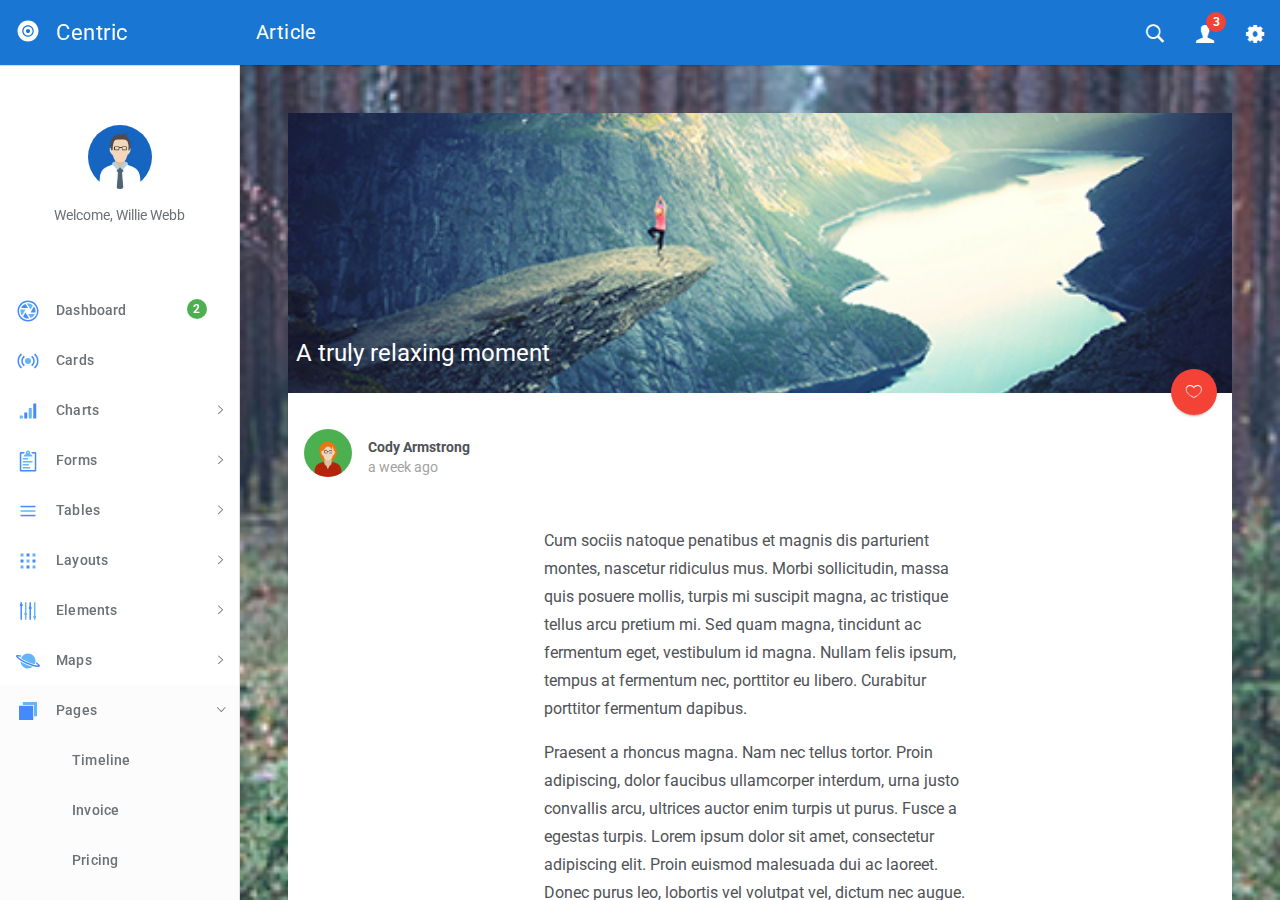
<file: src/blog.article.html>
<!DOCTYPE html>
<html lang="en">
  <head>
    <meta charset="utf-8">
    <meta name="viewport" content="width=device-width, initial-scale=1, maximum-scale=1">
    <meta name="description" content="Bootstrap Admin Template">
    <meta name="keywords" content="app, responsive, jquery, bootstrap, dashboard, admin">
    <title>Centric - Bootstrap Admin Template</title>
    <!-- Vendor styles-->
    <!-- build:css(../app) css/vendor.css-->
    <!-- Animate.CSS-->
    <link rel="stylesheet" href="assets/vendor/animate.css/animate.css">
    <!-- Bootstrap-->
    <link rel="stylesheet" href="assets/vendor/bootstrap/dist/css/bootstrap.min.css">
    <!-- Ionicons-->
    <link rel="stylesheet" href="assets/vendor/ionicons/css/ionicons.css">
    <!-- Bluimp Gallery-->
    <link rel="stylesheet" href="assets/vendor/blueimp-gallery/css/blueimp-gallery.css">
    <link rel="stylesheet" href="assets/vendor/blueimp-gallery/css/blueimp-gallery-indicator.css">
    <link rel="stylesheet" href="assets/vendor/blueimp-gallery/css/blueimp-gallery-video.css">
    <!-- Datepicker-->
    <link rel="stylesheet" href="assets/vendor/bootstrap-datepicker/dist/css/bootstrap-datepicker3.css">
    <!-- Rickshaw-->
    <link rel="stylesheet" href="assets/vendor/rickshaw/rickshaw.css">
    <!-- Select2-->
    <link rel="stylesheet" href="assets/vendor/select2/dist/css/select2.css">
    <!-- Clockpicker-->
    <link rel="stylesheet" href="assets/vendor/clockpicker/dist/bootstrap-clockpicker.css">
    <!-- Range Slider-->
    <link rel="stylesheet" href="assets/vendor/nouislider/distribute/nouislider.min.css">
    <!-- ColorPicker-->
    <link rel="stylesheet" href="assets/vendor/mjolnic-bootstrap-colorpicker/dist/css/bootstrap-colorpicker.css">
    <!-- Summernote-->
    <link rel="stylesheet" href="assets/vendor/summernote/dist/summernote.css">
    <!-- Dropzone-->
    <link rel="stylesheet" href="assets/vendor/dropzone/dist/basic.css">
    <link rel="stylesheet" href="assets/vendor/dropzone/dist/dropzone.css">
    <!-- Xeditable-->
    <link rel="stylesheet" href="assets/vendor/x-editable/dist/bootstrap3-editable/css/bootstrap-editable.css">
    <!-- Bootgrid-->
    <link rel="stylesheet" href="assets/vendor/jquery.bootgrid/dist/jquery.bootgrid.css">
    <!-- Datatables-->
    <link rel="stylesheet" href="assets/vendor/datatables/media/css/jquery.dataTables.css">
    <!-- Sweet Alert-->
    <link rel="stylesheet" href="assets/vendor/sweetalert/dist/sweetalert.css">
    <!-- Loaders.CSS-->
    <link rel="stylesheet" href="assets/vendor/loaders.css/loaders.css">
    <!-- Material Floating Button-->
    <link rel="stylesheet" href="assets/vendor/ng-material-floating-button/mfb/dist/mfb.css">
    <!-- Material Colors-->
    <link rel="stylesheet" href="assets/vendor/material-colors/dist/colors.css">
    <!-- endbuild-->
    <!-- Application styles-->
    <link rel="stylesheet" href="assets/css/app.css">
  </head>
  <body class="theme-1">
    <div class="layout-container">
      <!-- top navbar-->
      <header class="header-container">
        <nav>
          <ul class="visible-xs visible-sm">
            <li><a id="sidebar-toggler" href="#" class="menu-link menu-link-slide"><span><em></em></span></a></li>
          </ul>
          <ul class="hidden-xs">
            <li><a id="offcanvas-toggler" href="#" class="menu-link menu-link-slide"><span><em></em></span></a></li>
          </ul>
          <h2 class="header-title">Article</h2>
          <ul class="pull-right">
            <li><a id="header-search" href="#" class="ripple"><em class="ion-ios-search-strong"></em></a></li>
            <li class="dropdown"><a href="#" data-toggle="dropdown" class="dropdown-toggle has-badge ripple"><em class="ion-person"></em><sup class="badge bg-danger">3</sup></a>
              <ul class="dropdown-menu dropdown-menu-right md-dropdown-menu">
                <li><a href="profile.html"><em class="ion-home icon-fw"></em>Profile</a></li>
                <li><a href="messages.html"><em class="ion-gear-a icon-fw"></em>Messages</a></li>
                <li role="presentation" class="divider"></li>
                <li><a href="user.login.html"><em class="ion-log-out icon-fw"></em>Logout</a></li>
              </ul>
            </li>
            <li><a id="header-settings" href="#" class="ripple"><em class="ion-gear-b"></em></a></li>
          </ul>
        </nav>
      </header>
      <!-- sidebar-->
      <aside class="sidebar-container">
        <div class="sidebar-header">
          <div class="pull-right pt-lg text-muted hidden"><em class="ion-close-round"></em></div><a href="#" class="sidebar-header-logo"><img src="assets/img/logo.png" data-svg-replace="assets/img/logo.svg" alt="Logo"><span class="sidebar-header-logo-text">Centric</span></a>
        </div>
        <div class="sidebar-content">
          <div class="sidebar-toolbar text-center"><a href=""><img src="assets/img/user/01.jpg" alt="Profile" class="img-circle thumb64"></a>
            <div class="mt">Welcome, Willie Webb</div>
          </div>
          <nav class="sidebar-nav">
            <ul>
              <li><a href="dashboard.html" class="ripple"><span class="pull-right nav-label"><span class="badge bg-success">2</span></span><span class="nav-icon"><img src="" data-svg-replace="assets/img/icons/aperture.svg" alt="MenuItem" class="hidden"></span><span>Dashboard</span></a></li>
              <li><a href="cards.html" class="ripple"><span class="pull-right nav-label"></span><span class="nav-icon"><img src="" data-svg-replace="assets/img/icons/radio-waves.svg" alt="MenuItem" class="hidden"></span><span>Cards</span></a></li>
              <li><a href="#" class="ripple"><span class="pull-right nav-caret"><em class="ion-ios-arrow-right"></em></span><span class="pull-right nav-label"></span><span class="nav-icon"><img src="" data-svg-replace="assets/img/icons/connection-bars.svg" alt="MenuItem" class="hidden"></span><span>Charts</span></a>
                <ul class="sidebar-subnav">
                  <li><a href="flot.html" class="ripple"><span class="pull-right nav-label"></span><span>Flot</span></a></li>
                  <li><a href="radial.html" class="ripple"><span class="pull-right nav-label"></span><span>Radial</span></a></li>
                  <li><a href="rickshaw.html" class="ripple"><span class="pull-right nav-label"></span><span>Rickshaw</span></a></li>
                </ul>
              </li>
              <li><a href="#" class="ripple"><span class="pull-right nav-caret"><em class="ion-ios-arrow-right"></em></span><span class="pull-right nav-label"></span><span class="nav-icon"><img src="" data-svg-replace="assets/img/icons/clipboard.svg" alt="MenuItem" class="hidden"></span><span>Forms</span></a>
                <ul class="sidebar-subnav">
                  <li><a href="forms.classic.html" class="ripple"><span class="pull-right nav-label"></span><span>Classic</span></a></li>
                  <li><a href="validation.html" class="ripple"><span class="pull-right nav-label"></span><span>Validation</span></a></li>
                  <li><a href="forms.advanced.html" class="ripple"><span class="pull-right nav-label"></span><span>Advanced</span></a></li>
                  <li><a href="material.html" class="ripple"><span class="pull-right nav-label"></span><span>Material</span></a></li>
                  <li><a href="editor.html" class="ripple"><span class="pull-right nav-label"></span><span>Editors</span></a></li>
                  <li><a href="dropzone.html" class="ripple"><span class="pull-right nav-label"></span><span>Dropzone</span></a></li>
                  <li><a href="xeditable.html" class="ripple"><span class="pull-right nav-label"></span><span>xEditable</span></a></li>
                  <li><a href="wizard.html" class="ripple"><span class="pull-right nav-label"></span><span>Wizard</span></a></li>
                </ul>
              </li>
              <li><a href="#" class="ripple"><span class="pull-right nav-caret"><em class="ion-ios-arrow-right"></em></span><span class="pull-right nav-label"></span><span class="nav-icon"><img src="" data-svg-replace="assets/img/icons/navicon.svg" alt="MenuItem" class="hidden"></span><span>Tables</span></a>
                <ul id="tables" class="sidebar-subnav">
                  <li><a href="tables.classic.html" class="ripple"><span class="pull-right nav-label"></span><span>Classic</span></a></li>
                  <li><a href="datatable.html" class="ripple"><span class="pull-right nav-label"></span><span>Datatable</span></a></li>
                  <li><a href="bootgrid.html" class="ripple"><span class="pull-right nav-label"></span><span>Bootgrid</span></a></li>
                </ul>
              </li>
              <li><a href="#" class="ripple"><span class="pull-right nav-caret"><em class="ion-ios-arrow-right"></em></span><span class="pull-right nav-label"></span><span class="nav-icon"><img src="" data-svg-replace="assets/img/icons/grid.svg" alt="MenuItem" class="hidden"></span><span>Layouts</span></a>
                <ul id="layouts" class="sidebar-subnav">
                  <li><a href="layouts.columns.html" class="ripple"><span class="pull-right nav-label"></span><span>Columns</span></a></li>
                  <li><a href="layouts.overlap.html" class="ripple"><span class="pull-right nav-label"></span><span>Overlap</span></a></li>
                  <li><a href="layouts.boxed.html" class="ripple"><span class="pull-right nav-label"></span><span>Boxed</span></a></li>
                  <li><a href="layouts.tabs.html" class="ripple"><span class="pull-right nav-label"></span><span>Tabs</span></a></li>
                  <li><a href="layouts.containers.html" class="ripple"><span class="pull-right nav-label"></span><span>Containers</span></a></li>
                </ul>
              </li>
              <li><a href="#" class="ripple"><span class="pull-right nav-caret"><em class="ion-ios-arrow-right"></em></span><span class="pull-right nav-label"></span><span class="nav-icon"><img src="" data-svg-replace="assets/img/icons/levels.svg" alt="MenuItem" class="hidden"></span><span>Elements</span></a>
                <ul id="elements" class="sidebar-subnav">
                  <li><a href="colors.html" class="ripple"><span class="pull-right nav-label"></span><span>Colors</span></a></li>
                  <li><a href="whiteframes.html" class="ripple"><span class="pull-right nav-label"></span><span>Whiteframes</span></a></li>
                  <li><a href="lists.html" class="ripple"><span class="pull-right nav-label"></span><span>Lists</span></a></li>
                  <li><a href="bootstrapui.html" class="ripple"><span class="pull-right nav-label"></span><span>Bootstrap</span></a></li>
                  <li><a href="buttons.html" class="ripple"><span class="pull-right nav-label"></span><span>Buttons</span></a></li>
                  <li><a href="sweetalert.html"><span class="pull-right nav-label"></span><span>Sweet-alert</span></a></li>
                  <li><a href="spinners.html" class="ripple"><span class="pull-right nav-label"></span><span>Spinners</span></a></li>
                  <li><a href="nestable.html" class="ripple"><span class="pull-right nav-label"></span><span>Nestable</span></a></li>
                  <li><a href="grid.html" class="ripple"><span class="pull-right nav-label"></span><span>Grid</span></a></li>
                  <li><a href="grid-masonry.html" class="ripple"><span class="pull-right nav-label"></span><span>Grid Masonry</span></a></li>
                  <li><a href="typography.html" class="ripple"><span class="pull-right nav-label"></span><span>Typography</span></a></li>
                  <li><a href="icons.html" class="ripple"><span class="pull-right nav-label"></span><span>Icons</span></a></li>
                  <li><a href="utilities.html" class="ripple"><span class="pull-right nav-label"></span><span>Utilities</span></a></li>
                </ul>
              </li>
              <li><a href="#" class="ripple"><span class="pull-right nav-caret"><em class="ion-ios-arrow-right"></em></span><span class="pull-right nav-label"></span><span class="nav-icon"><img src="" data-svg-replace="assets/img/icons/planet.svg" alt="MenuItem" class="hidden"></span><span>Maps</span></a>
                <ul id="maps" class="sidebar-subnav">
                  <li><a href="google-map-full.html" class="ripple"><span class="pull-right nav-label"></span><span>Google Maps Full</span></a></li>
                  <li><a href="google-map.html" class="ripple"><span class="pull-right nav-label"></span><span>Google Maps</span></a></li>
                  <li><a href="vector-map.html" class="ripple"><span class="pull-right nav-label"></span><span>Vector Maps</span></a></li>
                  <li><a href="datamaps.html" class="ripple"><span class="pull-right nav-label"></span><span>Datamaps</span></a></li>
                </ul>
              </li>
              <li><a href="#" class="ripple"><span class="pull-right nav-caret"><em class="ion-ios-arrow-right"></em></span><span class="pull-right nav-label"></span><span class="nav-icon"><img src="" data-svg-replace="assets/img/icons/ios-browsers.svg" alt="MenuItem" class="hidden"></span><span>Pages</span></a>
                <ul id="pages" class="sidebar-subnav">
                  <li><a href="timeline.html" class="ripple"><span class="pull-right nav-label"></span><span>Timeline</span></a></li>
                  <li><a href="invoice.html" class="ripple"><span class="pull-right nav-label"></span><span>Invoice</span></a></li>
                  <li><a href="pricing.html" class="ripple"><span class="pull-right nav-label"></span><span>Pricing</span></a></li>
                  <li><a href="contacts.html" class="ripple"><span class="pull-right nav-label"></span><span>Contacts</span></a></li>
                  <li><a href="faq.html" class="ripple"><span class="pull-right nav-label"></span><span>FAQ</span></a></li>
                  <li><a href="projects.html" class="ripple"><span class="pull-right nav-label"></span><span>Projects</span></a></li>
                  <li><a href="blog.html" class="ripple"><span class="pull-right nav-label"></span><span>Blog</span></a></li>
                  <li><a href="blog.article.html" class="ripple"><span class="pull-right nav-label"></span><span>Article</span></a></li>
                  <li><a href="profile.html" class="ripple"><span class="pull-right nav-label"></span><span>Profile</span></a></li>
                  <li><a href="gallery.html" class="ripple"><span class="pull-right nav-label"></span><span>Gallery</span></a></li>
                  <li><a href="wall.html" class="ripple"><span class="pull-right nav-label"></span><span>Wall</span></a></li>
                  <li><a href="search.html" class="ripple"><span class="pull-right nav-label"></span><span>Search</span></a></li>
                  <li><a href="messages.html" class="ripple"><span class="pull-right nav-label"></span><span>Messages Board</span></a></li>
                </ul>
              </li>
              <li><a href="#" class="ripple"><span class="pull-right nav-caret"><em class="ion-ios-arrow-right"></em></span><span class="pull-right nav-label"></span><span class="nav-icon"><img src="" data-svg-replace="assets/img/icons/person-stalker.svg" alt="MenuItem" class="hidden"></span><span>User</span></a>
                <ul id="user" class="sidebar-subnav">
                  <li><a href="login.html" class="ripple"><span class="pull-right nav-label"></span><span>Login</span></a></li>
                  <li><a href="signup.html" class="ripple"><span class="pull-right nav-label"></span><span>Signup</span></a></li>
                  <li><a href="lock.html" class="ripple"><span class="pull-right nav-label"></span><span>Lock</span></a></li>
                  <li><a href="recover.html" class="ripple"><span class="pull-right nav-label"></span><span>Recover</span></a></li>
                </ul>
              </li>
              <li><a href="../../angularjs/" class="ripple"><span class="nav-icon"><em class="ion-android-open"></em></span><span>AngularJS</span></a></li>
            </ul>
          </nav>
        </div>
      </aside>
      <div class="sidebar-layout-obfuscator"></div>
      <!-- Main section-->
      <main class="main-container">
        <!-- Page content-->
        <section>
          <div class="container-fluid bg-full bg-pic1">
            <div class="container container-md">
              <div class="card animated fadeInUp b0">
                <div class="card-item card-media bg-pic4">
                  <div class="card-item-text bg-transparent">
                    <h4>A truly relaxing moment</h4>
                  </div>
                </div>
                <div class="card-offset">
                  <div class="card-offset-item text-right">
                    <button type="button" class="btn-raised btn btn-danger btn-circle btn-lg"><em class="ion-ios-heart-outline"></em></button>
                  </div>
                </div>
                <div class="card-body pt0">
                  <div class="clearfix">
                    <p class="pull-left mr"><a href="#"><img src="assets/img/user/02.jpg" alt="User" class="img-circle thumb48"></a></p>
                    <div class="oh">
                      <div class="mt-sm"><strong class="mr-sm">Cody Armstrong</strong></div>
                      <div class="clearfix">
                        <div class="pull-left text-muted"><span>a week ago</span></div>
                      </div>
                    </div>
                  </div>
                  <div class="container container-xs reader-block">
                    <p>Cum sociis natoque penatibus et magnis dis parturient montes, nascetur ridiculus mus. Morbi sollicitudin, massa quis posuere mollis, turpis mi suscipit magna, ac tristique tellus arcu pretium mi. Sed quam magna, tincidunt ac fermentum eget, vestibulum id magna. Nullam felis ipsum, tempus at fermentum nec, porttitor eu libero. Curabitur porttitor fermentum dapibus.</p>
                    <p>Praesent a rhoncus magna. Nam nec tellus tortor. Proin adipiscing, dolor faucibus ullamcorper interdum, urna justo convallis arcu, ultrices auctor enim turpis ut purus. Fusce a egestas turpis. Lorem ipsum dolor sit amet, consectetur adipiscing elit. Proin euismod malesuada dui ac laoreet. Donec purus leo, lobortis vel volutpat vel, dictum nec augue. Proin ullamcorper lectus ut libero blandit pretium.</p>
                    <p class="text-center"><img src="assets/img/pic5.jpg" alt="Article Image" class="img-thumbnail"></p>
                    <p>Cras fringilla ipsum sed elit sodales malesuada. Nam sem magna, tristique non facilisis a, porta ut elit. Vestibulum mauris nisl, dictum vitae dapibus iaculis, tempor sed libero. Ut vestibulum est eget justo facilisis ullamcorper. Pellentesque sodales aliquam lorem, eu tempor enim pretium ac. Aliquam vitae purus dolor. Etiam odio ante, placerat eu accumsan ut, consectetur vel mi. Ut eu aliquam orci.</p>
                  </div>
                </div>
                <div class="card-body bg-gray-lighter">
                  <form action="" class="mt">
                    <div class="input-group mda-input-group">
                      <div class="mda-form-group float-label">
                        <div class="mda-form-control">
                          <textarea rows="1" aria-multiline="true" tabindex="0" aria-invalid="false" class="form-control"></textarea>
                          <div class="mda-form-control-line"></div>
                          <label class="m0">Comments</label>
                        </div><span class="mda-form-msg right">Any message here</span>
                      </div><span class="input-group-btn">
                        <button type="button" class="btn btn-flat btn-success btn-circle"><em class="ion-checkmark-round"></em></button></span>
                    </div>
                  </form>
                  <div class="mt">
                    <div class="media">
                      <div class="media-left"><a href="#"><img src="assets/img/user/01.jpg" alt="Image Post" class="media-object img-circle thumb48"></a></div>
                      <div class="media-body">
                        <h6 class="mt0 mb-sm">Joel Murray<small class="text-muted">2 days ago</small></h6>
                        <div class="mb">Pellentesque mauris orci, lobortis in tristique mollis, consequat eu magna.</div>
                        <ul class="list-inline">
                          <li><a href="#" class="text-soft"><em class="ion-thumbsup icon-2x"></em></a></li>
                          <li><a href="#" class="text-soft"><em class="ion-thumbsdown icon-2x"></em></a></li>
                          <li><a href="#" class="text-soft"><em class="ion-android-share-alt icon-2x"></em></a></li>
                        </ul>
                      </div>
                    </div>
                    <div class="media">
                      <div class="media-left"><a href="#"><img src="assets/img/user/02.jpg" alt="Image Post" class="media-object img-circle thumb48"></a></div>
                      <div class="media-body">
                        <h6 class="mt0 mb-sm">Daryl Parker<small class="text-muted">2 days ago</small></h6>
                        <div class="mb">Duis elit dolor, gravida vitae varius in, viverra eu nibh. In sit amet accumsan arcu.</div>
                        <ul class="list-inline">
                          <li><a href="#" class="text-soft"><em class="ion-thumbsup icon-2x"></em></a></li>
                          <li><a href="#" class="text-soft"><em class="ion-thumbsdown icon-2x"></em></a></li>
                          <li><a href="#" class="text-soft"><em class="ion-android-share-alt icon-2x"></em></a></li>
                        </ul>
                        <div class="media">
                          <div class="media-left"><a href="#"><img src="assets/img/user/03.jpg" alt="Image Post" class="media-object img-circle thumb48"></a></div>
                          <div class="media-body">
                            <h6 class="mt0 mb-sm">Eddie Kelly<small class="text-muted">2 days ago</small></h6>
                            <div class="mb">Pellentesque habitant morbi tristique senectus et netus et malesuada fames ac turpis egestas. Nulla condimentum viverra vestibulum. Fusce eleifend ornare ante at dignissim.</div>
                            <ul class="list-inline">
                              <li><a href="#" class="text-soft"><em class="ion-thumbsup icon-2x"></em></a></li>
                              <li><a href="#" class="text-soft"><em class="ion-thumbsdown icon-2x"></em></a></li>
                              <li><a href="#" class="text-soft"><em class="ion-android-share-alt icon-2x"></em></a></li>
                            </ul>
                          </div>
                        </div>
                      </div>
                    </div>
                  </div>
                </div>
              </div>
              <div class="clearfix mv-lg">
                <h5 class="pull-left"><a href="#" class="btn btn-circle btn-default"><em class="ion-ios-arrow-thin-left icon-2x"></em></a><span class="ml text-white">Older</span></h5>
                <h5 class="pull-right"><span class="mr text-white">Newer</span><a href="#" class="btn btn-circle btn-default"><em class="ion-ios-arrow-thin-right icon-2x"></em></a></h5>
              </div>
            </div>
          </div>
        </section>
        <!-- Page footer-->
        <footer><span>2017 - Centric app.</span></footer>
      </main>
    </div>
    <!-- Search template-->
    <div tabindex="-1" role="dialog" class="modal modal-top fade modal-search">
      <div class="modal-dialog">
        <div class="modal-content">
          <div class="modal-body">
            <div class="pull-left">
              <button type="button" data-dismiss="modal" class="btn btn-flat"><em class="ion-arrow-left-c icon-24"></em></button>
            </div>
            <div class="pull-right">
              <button type="button" class="btn btn-flat"><em class="ion-android-microphone icon-24"></em></button>
            </div>
            <form action="#" class="oh">
              <div class="mda-form-control pt0">
                <input type="text" placeholder="Search.." data-localize="header.SEARCH" class="form-control header-input-search">
                <div class="mda-form-control-line"></div>
              </div>
            </form>
          </div>
        </div>
      </div>
    </div>
    <!-- End Search template-->
    <!-- Settings template-->
    <div tabindex="-1" role="dialog" class="modal-settings modal modal-right fade">
      <div class="modal-dialog modal-lg">
        <div class="modal-content">
          <div class="modal-header">
            <div data-dismiss="modal" class="pull-right clickable"><em class="ion-close-round text-soft"></em></div>
            <h4 class="modal-title"><span>Settings</span></h4>
          </div>
          <div class="modal-body">
            <div class="clearfix mb">
              <div class="pull-left wd-tiny mb">
                <div class="setting-color">
                  <label class="preview-theme-1">
                    <input type="radio" checked="checked" name="setting-theme" value="0"><span class="ion-checkmark-round"></span>
                    <div class="t-grid">
                      <div class="t-row">
                        <div class="t-col preview-header"></div>
                        <div class="t-col preview-sidebar"></div>
                        <div class="t-col preview-content"></div>
                      </div>
                    </div>
                  </label>
                </div>
              </div>
              <div class="pull-left wd-tiny mb">
                <div class="setting-color">
                  <label class="preview-theme-2">
                    <input type="radio" name="setting-theme" value="1"><span class="ion-checkmark-round"></span>
                    <div class="t-grid">
                      <div class="t-row">
                        <div class="t-col preview-header"></div>
                        <div class="t-col preview-sidebar"></div>
                        <div class="t-col preview-content"></div>
                      </div>
                    </div>
                  </label>
                </div>
              </div>
              <div class="pull-left wd-tiny mb">
                <div class="setting-color">
                  <label class="preview-theme-3">
                    <input type="radio" name="setting-theme" value="2"><span class="ion-checkmark-round"></span>
                    <div class="t-grid">
                      <div class="t-row">
                        <div class="t-col preview-header"></div>
                        <div class="t-col preview-sidebar"></div>
                        <div class="t-col preview-content"></div>
                      </div>
                    </div>
                  </label>
                </div>
              </div>
              <div class="pull-left wd-tiny mb">
                <div class="setting-color">
                  <label class="preview-theme-4">
                    <input type="radio" name="setting-theme" value="3"><span class="ion-checkmark-round"></span>
                    <div class="t-grid">
                      <div class="t-row">
                        <div class="t-col preview-header"></div>
                        <div class="t-col preview-sidebar"></div>
                        <div class="t-col preview-content"></div>
                      </div>
                    </div>
                  </label>
                </div>
              </div>
              <div class="pull-left wd-tiny mb">
                <div class="setting-color">
                  <label class="preview-theme-5">
                    <input type="radio" name="setting-theme" value="4"><span class="ion-checkmark-round"></span>
                    <div class="t-grid">
                      <div class="t-row">
                        <div class="t-col preview-header"></div>
                        <div class="t-col preview-sidebar"></div>
                        <div class="t-col preview-content"></div>
                      </div>
                    </div>
                  </label>
                </div>
              </div>
              <div class="pull-left wd-tiny mb">
                <div class="setting-color">
                  <label class="preview-theme-6">
                    <input type="radio" name="setting-theme" value="5"><span class="ion-checkmark-round"></span>
                    <div class="t-grid">
                      <div class="t-row">
                        <div class="t-col preview-header"></div>
                        <div class="t-col preview-sidebar"></div>
                        <div class="t-col preview-content"></div>
                      </div>
                    </div>
                  </label>
                </div>
              </div>
              <div class="pull-left wd-tiny mb">
                <div class="setting-color">
                  <label class="preview-theme-7">
                    <input type="radio" name="setting-theme" value="6"><span class="ion-checkmark-round"></span>
                    <div class="t-grid">
                      <div class="t-row">
                        <div class="t-col preview-header"></div>
                        <div class="t-col preview-sidebar"></div>
                        <div class="t-col preview-content"></div>
                      </div>
                    </div>
                  </label>
                </div>
              </div>
              <div class="pull-left wd-tiny mb">
                <div class="setting-color">
                  <label class="preview-theme-8">
                    <input type="radio" name="setting-theme" value="7"><span class="ion-checkmark-round"></span>
                    <div class="t-grid">
                      <div class="t-row">
                        <div class="t-col preview-header"></div>
                        <div class="t-col preview-sidebar"></div>
                        <div class="t-col preview-content"></div>
                      </div>
                    </div>
                  </label>
                </div>
              </div>
              <div class="pull-left wd-tiny mb">
                <div class="setting-color">
                  <label class="preview-theme-9">
                    <input type="radio" name="setting-theme" value="8"><span class="ion-checkmark-round"></span>
                    <div class="t-grid">
                      <div class="t-row">
                        <div class="t-col preview-header"></div>
                        <div class="t-col preview-sidebar"></div>
                        <div class="t-col preview-content"></div>
                      </div>
                    </div>
                  </label>
                </div>
              </div>
            </div>
            <hr>
            <p>
              <label class="mda-checkbox">
                <input id="sidebar-showheader" type="checkbox" checked=""><em class="bg-indigo-500"></em>Sidebar header
              </label>
            </p>
            <p>
              <label class="mda-checkbox">
                <input id="sidebar-showtoolbar" type="checkbox" checked=""><em class="bg-indigo-500"></em>Sidebar toolbar
              </label>
            </p>
            <p>
              <label class="mda-checkbox">
                <input id="sidebar-offcanvas" type="checkbox"><em class="bg-indigo-500"></em>Sidebar offcanvas
              </label>
            </p>
            <hr>
            <p>Navigation icon</p>
            <p>
              <label class="mda-radio">
                <input type="radio" name="headerMenulink" value="menu-link-close"><em class="bg-indigo-500"></em>Close icon
              </label>
            </p>
            <p>
              <label class="mda-radio">
                <input type="radio" checked="" name="headerMenulink" value="menu-link-slide"><em class="bg-indigo-500"></em>Slide arrow
              </label>
            </p>
            <p>
              <label class="mda-radio">
                <input type="radio" name="headerMenulink" value="menu-link-arrow"><em class="bg-indigo-500"></em>Big arrow
              </label>
            </p>
            <hr>
            <button type="button" data-toggle-fullscreen="" class="btn btn-default btn-raised">Toggle fullscreen</button>
            <hr>
            <p>Change language</p>
            <!-- START Language list-->
            <div class="btn-group">
              <button type="button" data-toggle="dropdown" class="btn btn-default btn-block btn-raised">English</button>
              <ul role="menu" class="dropdown-menu dropdown-menu-right animated fadeInUpShort">
                <li><a href="#" data-set-lang="en">English</a></li>
                <li><a href="#" data-set-lang="es">Spanish</a></li>
              </ul>
            </div>
            <!-- END Language list-->
          </div>
        </div>
      </div>
    </div>
    <!-- End Settings template-->
    <!-- Google Maps API-->
    <script type="text/javascript" src="http://maps.google.com/maps/api/js?key=AIzaSyD_MleSHludEfiKUi1CCyumkv74Pm4u8Is"></script>
    <!-- build:js(../app) js/vendor.js-->
    <!-- Modernizr-->
    <script src="assets/vendor/modernizr/modernizr.custom.js"></script>
    <!-- jQuery-->
    <script src="assets/vendor/jquery/dist/jquery.js"></script>
    <!-- Bootstrap-->
    <script src="assets/vendor/bootstrap/dist/js/bootstrap.js"></script>
    <!-- jQuery Browser-->
    <script src="assets/vendor/jquery.browser/dist/jquery.browser.js"></script>
    <!-- Material Colors-->
    <script src="assets/vendor/material-colors/dist/colors.js"></script>
    <!-- Bootstrap Filestyle-->
    <script src="assets/vendor/bootstrap-filestyle/src/bootstrap-filestyle.js"></script>
    <!-- Flot charts-->
    <script src="assets/vendor/flot/jquery.flot.js"></script>
    <script src="assets/vendor/flot/jquery.flot.categories.js"></script>
    <script src="assets/vendor/flot-spline/js/jquery.flot.spline.js"></script>
    <script src="assets/vendor/flot.tooltip/js/jquery.flot.tooltip.js"></script>
    <script src="assets/vendor/flot/jquery.flot.resize.js"></script>
    <script src="assets/vendor/flot/jquery.flot.pie.js"></script>
    <script src="assets/vendor/flot/jquery.flot.time.js"></script>
    <script src="assets/vendor/sidebysideimproved/jquery.flot.orderBars.js"></script>
    <!-- jVector Maps-->
    <script src="assets/vendor/ika.jvectormap/jquery-jvectormap-1.2.2.min.js"></script>
    <script src="assets/vendor/ika.jvectormap/jquery-jvectormap-us-mill-en.js"></script>
    <script src="assets/vendor/ika.jvectormap/jquery-jvectormap-world-mill-en.js"></script>
    <!-- Easypie Charts-->
    <script src="assets/vendor/jquery.easy-pie-chart/dist/jquery.easypiechart.js"></script>
    <!-- Screenfull-->
    <script src="assets/vendor/screenfull/dist/screenfull.js"></script>
    <!-- Sparkline-->
    <script src="assets/vendor/sparkline/index.js"></script>
    <!-- Datepicker-->
    <script src="assets/vendor/bootstrap-datepicker/js/bootstrap-datepicker.js"></script>
    <!-- jQuery Knob charts-->
    <script src="assets/vendor/jquery-knob/js/jquery.knob.js"></script>
    <!-- Rickshaw-->
    <script src="assets/vendor/d3/d3.js"></script>
    <script src="assets/vendor/rickshaw/rickshaw.js"></script>
    <!-- jQuery Form Validation-->
    <script src="assets/vendor/jquery-validation/dist/jquery.validate.js"></script>
    <script src="assets/vendor/jquery-validation/dist/additional-methods.js"></script>
    <!-- JQUERY STEPS-->
    <script src="assets/vendor/jquery.steps/build/jquery.steps.js"></script>
    <!-- Select2-->
    <script src="assets/vendor/select2/dist/js/select2.js"></script>
    <!-- Clockpicker-->
    <script src="assets/vendor/clockpicker/dist/bootstrap-clockpicker.js"></script>
    <!-- Range Slider-->
    <script src="assets/vendor/nouislider/distribute/nouislider.js"></script>
    <!-- ColorPicker-->
    <script src="assets/vendor/mjolnic-bootstrap-colorpicker/dist/js/bootstrap-colorpicker.js"></script>
    <!-- Summernote-->
    <script src="assets/vendor/summernote/dist/summernote.js"></script>
    <!-- Dropzone-->
    <script src="assets/vendor/dropzone/dist/dropzone.js"></script>
    <!-- Xeditable-->
    <script src="assets/vendor/x-editable/dist/bootstrap3-editable/js/bootstrap-editable.js"></script>
    <!-- Momentjs-->
    <script src="assets/vendor/moment/min/moment-with-locales.js"></script>
    <!-- Google Maps-->
    <script src="assets/vendor/gmaps/gmaps.js"></script>
    <!-- Bootgrid-->
    <script src="assets/vendor/jquery.bootgrid/dist/jquery.bootgrid.js"></script>
    <script src="assets/vendor/jquery.bootgrid/dist/jquery.bootgrid.fa.js"></script>
    <!-- Datatables-->
    <script src="assets/vendor/datatables/media/js/jquery.dataTables.js"></script>
    <!-- Nestable-->
    <script src="assets/vendor/nestable/jquery.nestable.js"></script>
    <!-- Sweet Alert-->
    <script src="assets/vendor/sweetalert/dist/sweetalert-dev.js"></script>
    <!-- Masonry-->
    <script src="assets/vendor/masonry/dist/masonry.pkgd.js"></script>
    <!-- Images Loaded-->
    <script src="assets/vendor/imagesloaded/imagesloaded.pkgd.js"></script>
    <!-- Loaders.CSS-->
    <script src="assets/vendor/loaders.css/loaders.css.js"></script>
    <!-- jQuery Localize-->
    <script src="assets/vendor/jquery-localize-i18n/dist/jquery.localize.js"></script>
    <!-- Blueimp Gallery-->
    <script src="assets/vendor/blueimp-gallery/js/blueimp-helper.js"></script>
    <script src="assets/vendor/blueimp-gallery/js/blueimp-gallery.js"></script>
    <script src="assets/vendor/blueimp-gallery/js/blueimp-gallery-fullscreen.js"></script>
    <script src="assets/vendor/blueimp-gallery/js/blueimp-gallery-indicator.js"></script>
    <script src="assets/vendor/blueimp-gallery/js/blueimp-gallery-video.js"></script>
    <script src="assets/vendor/blueimp-gallery/js/blueimp-gallery-vimeo.js"></script>
    <script src="assets/vendor/blueimp-gallery/js/blueimp-gallery-youtube.js"></script>
    <script src="assets/vendor/blueimp-gallery/js/jquery.blueimp-gallery.js"></script>
    <!-- Datamaps-->
    <script src="assets/vendor/topojson/topojson.min.js"></script>
    <script src="assets/vendor/datamaps/dist/datamaps.all.js"></script>
    <!-- endbuild-->
    <!-- App script-->
    <script src="assets/js/app.js"></script>
  </body>
</html>
</file>
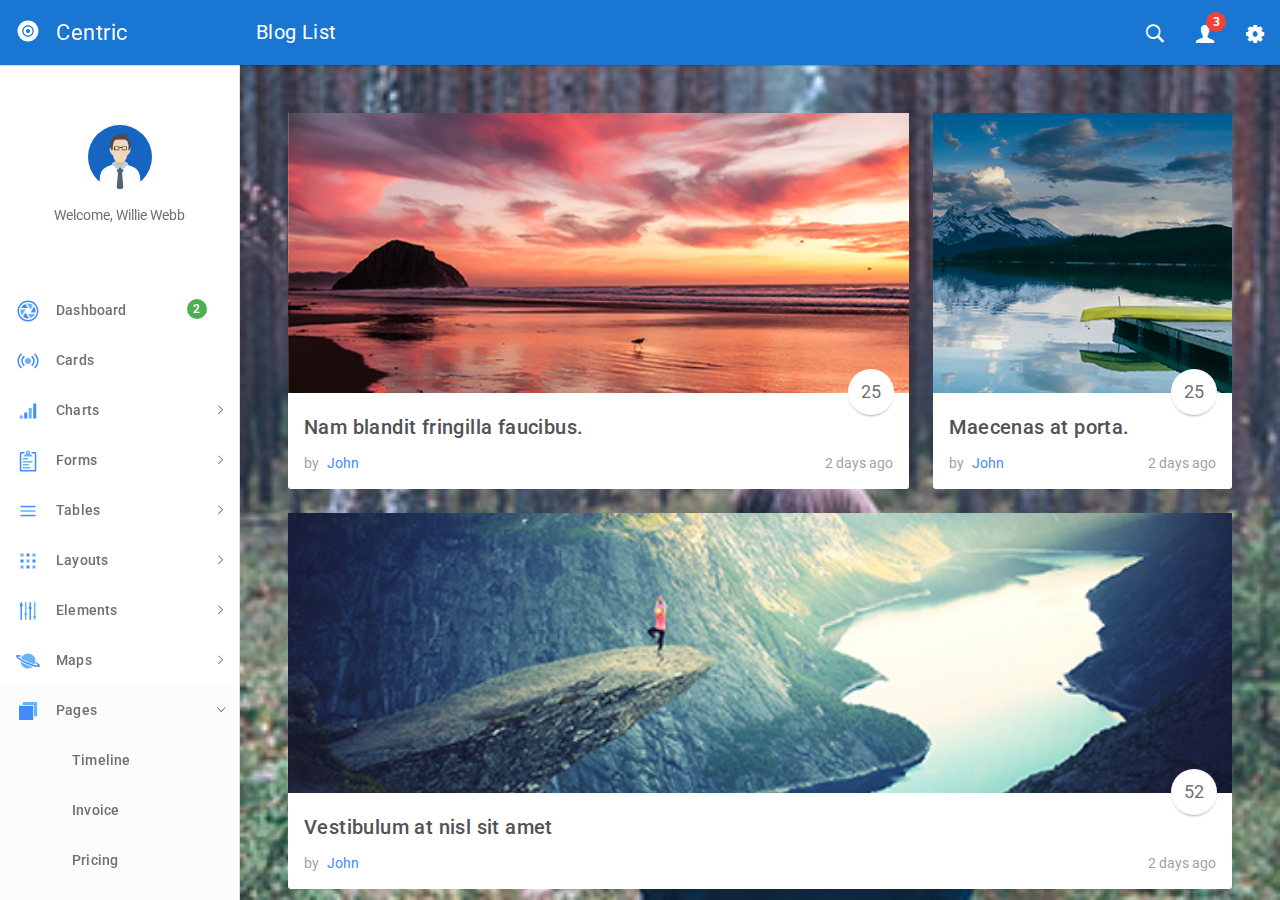
<file: src/blog.html>
<!DOCTYPE html>
<html lang="en">
  <head>
    <meta charset="utf-8">
    <meta name="viewport" content="width=device-width, initial-scale=1, maximum-scale=1">
    <meta name="description" content="Bootstrap Admin Template">
    <meta name="keywords" content="app, responsive, jquery, bootstrap, dashboard, admin">
    <title>Centric - Bootstrap Admin Template</title>
    <!-- Vendor styles-->
    <!-- build:css(../app) css/vendor.css-->
    <!-- Animate.CSS-->
    <link rel="stylesheet" href="assets/vendor/animate.css/animate.css">
    <!-- Bootstrap-->
    <link rel="stylesheet" href="assets/vendor/bootstrap/dist/css/bootstrap.min.css">
    <!-- Ionicons-->
    <link rel="stylesheet" href="assets/vendor/ionicons/css/ionicons.css">
    <!-- Bluimp Gallery-->
    <link rel="stylesheet" href="assets/vendor/blueimp-gallery/css/blueimp-gallery.css">
    <link rel="stylesheet" href="assets/vendor/blueimp-gallery/css/blueimp-gallery-indicator.css">
    <link rel="stylesheet" href="assets/vendor/blueimp-gallery/css/blueimp-gallery-video.css">
    <!-- Datepicker-->
    <link rel="stylesheet" href="assets/vendor/bootstrap-datepicker/dist/css/bootstrap-datepicker3.css">
    <!-- Rickshaw-->
    <link rel="stylesheet" href="assets/vendor/rickshaw/rickshaw.css">
    <!-- Select2-->
    <link rel="stylesheet" href="assets/vendor/select2/dist/css/select2.css">
    <!-- Clockpicker-->
    <link rel="stylesheet" href="assets/vendor/clockpicker/dist/bootstrap-clockpicker.css">
    <!-- Range Slider-->
    <link rel="stylesheet" href="assets/vendor/nouislider/distribute/nouislider.min.css">
    <!-- ColorPicker-->
    <link rel="stylesheet" href="assets/vendor/mjolnic-bootstrap-colorpicker/dist/css/bootstrap-colorpicker.css">
    <!-- Summernote-->
    <link rel="stylesheet" href="assets/vendor/summernote/dist/summernote.css">
    <!-- Dropzone-->
    <link rel="stylesheet" href="assets/vendor/dropzone/dist/basic.css">
    <link rel="stylesheet" href="assets/vendor/dropzone/dist/dropzone.css">
    <!-- Xeditable-->
    <link rel="stylesheet" href="assets/vendor/x-editable/dist/bootstrap3-editable/css/bootstrap-editable.css">
    <!-- Bootgrid-->
    <link rel="stylesheet" href="assets/vendor/jquery.bootgrid/dist/jquery.bootgrid.css">
    <!-- Datatables-->
    <link rel="stylesheet" href="assets/vendor/datatables/media/css/jquery.dataTables.css">
    <!-- Sweet Alert-->
    <link rel="stylesheet" href="assets/vendor/sweetalert/dist/sweetalert.css">
    <!-- Loaders.CSS-->
    <link rel="stylesheet" href="assets/vendor/loaders.css/loaders.css">
    <!-- Material Floating Button-->
    <link rel="stylesheet" href="assets/vendor/ng-material-floating-button/mfb/dist/mfb.css">
    <!-- Material Colors-->
    <link rel="stylesheet" href="assets/vendor/material-colors/dist/colors.css">
    <!-- endbuild-->
    <!-- Application styles-->
    <link rel="stylesheet" href="assets/css/app.css">
  </head>
  <body class="theme-1">
    <div class="layout-container">
      <!-- top navbar-->
      <header class="header-container">
        <nav>
          <ul class="visible-xs visible-sm">
            <li><a id="sidebar-toggler" href="#" class="menu-link menu-link-slide"><span><em></em></span></a></li>
          </ul>
          <ul class="hidden-xs">
            <li><a id="offcanvas-toggler" href="#" class="menu-link menu-link-slide"><span><em></em></span></a></li>
          </ul>
          <h2 class="header-title">Blog List</h2>
          <ul class="pull-right">
            <li><a id="header-search" href="#" class="ripple"><em class="ion-ios-search-strong"></em></a></li>
            <li class="dropdown"><a href="#" data-toggle="dropdown" class="dropdown-toggle has-badge ripple"><em class="ion-person"></em><sup class="badge bg-danger">3</sup></a>
              <ul class="dropdown-menu dropdown-menu-right md-dropdown-menu">
                <li><a href="profile.html"><em class="ion-home icon-fw"></em>Profile</a></li>
                <li><a href="messages.html"><em class="ion-gear-a icon-fw"></em>Messages</a></li>
                <li role="presentation" class="divider"></li>
                <li><a href="user.login.html"><em class="ion-log-out icon-fw"></em>Logout</a></li>
              </ul>
            </li>
            <li><a id="header-settings" href="#" class="ripple"><em class="ion-gear-b"></em></a></li>
          </ul>
        </nav>
      </header>
      <!-- sidebar-->
      <aside class="sidebar-container">
        <div class="sidebar-header">
          <div class="pull-right pt-lg text-muted hidden"><em class="ion-close-round"></em></div><a href="#" class="sidebar-header-logo"><img src="assets/img/logo.png" data-svg-replace="assets/img/logo.svg" alt="Logo"><span class="sidebar-header-logo-text">Centric</span></a>
        </div>
        <div class="sidebar-content">
          <div class="sidebar-toolbar text-center"><a href=""><img src="assets/img/user/01.jpg" alt="Profile" class="img-circle thumb64"></a>
            <div class="mt">Welcome, Willie Webb</div>
          </div>
          <nav class="sidebar-nav">
            <ul>
              <li><a href="dashboard.html" class="ripple"><span class="pull-right nav-label"><span class="badge bg-success">2</span></span><span class="nav-icon"><img src="" data-svg-replace="assets/img/icons/aperture.svg" alt="MenuItem" class="hidden"></span><span>Dashboard</span></a></li>
              <li><a href="cards.html" class="ripple"><span class="pull-right nav-label"></span><span class="nav-icon"><img src="" data-svg-replace="assets/img/icons/radio-waves.svg" alt="MenuItem" class="hidden"></span><span>Cards</span></a></li>
              <li><a href="#" class="ripple"><span class="pull-right nav-caret"><em class="ion-ios-arrow-right"></em></span><span class="pull-right nav-label"></span><span class="nav-icon"><img src="" data-svg-replace="assets/img/icons/connection-bars.svg" alt="MenuItem" class="hidden"></span><span>Charts</span></a>
                <ul class="sidebar-subnav">
                  <li><a href="flot.html" class="ripple"><span class="pull-right nav-label"></span><span>Flot</span></a></li>
                  <li><a href="radial.html" class="ripple"><span class="pull-right nav-label"></span><span>Radial</span></a></li>
                  <li><a href="rickshaw.html" class="ripple"><span class="pull-right nav-label"></span><span>Rickshaw</span></a></li>
                </ul>
              </li>
              <li><a href="#" class="ripple"><span class="pull-right nav-caret"><em class="ion-ios-arrow-right"></em></span><span class="pull-right nav-label"></span><span class="nav-icon"><img src="" data-svg-replace="assets/img/icons/clipboard.svg" alt="MenuItem" class="hidden"></span><span>Forms</span></a>
                <ul class="sidebar-subnav">
                  <li><a href="forms.classic.html" class="ripple"><span class="pull-right nav-label"></span><span>Classic</span></a></li>
                  <li><a href="validation.html" class="ripple"><span class="pull-right nav-label"></span><span>Validation</span></a></li>
                  <li><a href="forms.advanced.html" class="ripple"><span class="pull-right nav-label"></span><span>Advanced</span></a></li>
                  <li><a href="material.html" class="ripple"><span class="pull-right nav-label"></span><span>Material</span></a></li>
                  <li><a href="editor.html" class="ripple"><span class="pull-right nav-label"></span><span>Editors</span></a></li>
                  <li><a href="dropzone.html" class="ripple"><span class="pull-right nav-label"></span><span>Dropzone</span></a></li>
                  <li><a href="xeditable.html" class="ripple"><span class="pull-right nav-label"></span><span>xEditable</span></a></li>
                  <li><a href="wizard.html" class="ripple"><span class="pull-right nav-label"></span><span>Wizard</span></a></li>
                </ul>
              </li>
              <li><a href="#" class="ripple"><span class="pull-right nav-caret"><em class="ion-ios-arrow-right"></em></span><span class="pull-right nav-label"></span><span class="nav-icon"><img src="" data-svg-replace="assets/img/icons/navicon.svg" alt="MenuItem" class="hidden"></span><span>Tables</span></a>
                <ul id="tables" class="sidebar-subnav">
                  <li><a href="tables.classic.html" class="ripple"><span class="pull-right nav-label"></span><span>Classic</span></a></li>
                  <li><a href="datatable.html" class="ripple"><span class="pull-right nav-label"></span><span>Datatable</span></a></li>
                  <li><a href="bootgrid.html" class="ripple"><span class="pull-right nav-label"></span><span>Bootgrid</span></a></li>
                </ul>
              </li>
              <li><a href="#" class="ripple"><span class="pull-right nav-caret"><em class="ion-ios-arrow-right"></em></span><span class="pull-right nav-label"></span><span class="nav-icon"><img src="" data-svg-replace="assets/img/icons/grid.svg" alt="MenuItem" class="hidden"></span><span>Layouts</span></a>
                <ul id="layouts" class="sidebar-subnav">
                  <li><a href="layouts.columns.html" class="ripple"><span class="pull-right nav-label"></span><span>Columns</span></a></li>
                  <li><a href="layouts.overlap.html" class="ripple"><span class="pull-right nav-label"></span><span>Overlap</span></a></li>
                  <li><a href="layouts.boxed.html" class="ripple"><span class="pull-right nav-label"></span><span>Boxed</span></a></li>
                  <li><a href="layouts.tabs.html" class="ripple"><span class="pull-right nav-label"></span><span>Tabs</span></a></li>
                  <li><a href="layouts.containers.html" class="ripple"><span class="pull-right nav-label"></span><span>Containers</span></a></li>
                </ul>
              </li>
              <li><a href="#" class="ripple"><span class="pull-right nav-caret"><em class="ion-ios-arrow-right"></em></span><span class="pull-right nav-label"></span><span class="nav-icon"><img src="" data-svg-replace="assets/img/icons/levels.svg" alt="MenuItem" class="hidden"></span><span>Elements</span></a>
                <ul id="elements" class="sidebar-subnav">
                  <li><a href="colors.html" class="ripple"><span class="pull-right nav-label"></span><span>Colors</span></a></li>
                  <li><a href="whiteframes.html" class="ripple"><span class="pull-right nav-label"></span><span>Whiteframes</span></a></li>
                  <li><a href="lists.html" class="ripple"><span class="pull-right nav-label"></span><span>Lists</span></a></li>
                  <li><a href="bootstrapui.html" class="ripple"><span class="pull-right nav-label"></span><span>Bootstrap</span></a></li>
                  <li><a href="buttons.html" class="ripple"><span class="pull-right nav-label"></span><span>Buttons</span></a></li>
                  <li><a href="sweetalert.html"><span class="pull-right nav-label"></span><span>Sweet-alert</span></a></li>
                  <li><a href="spinners.html" class="ripple"><span class="pull-right nav-label"></span><span>Spinners</span></a></li>
                  <li><a href="nestable.html" class="ripple"><span class="pull-right nav-label"></span><span>Nestable</span></a></li>
                  <li><a href="grid.html" class="ripple"><span class="pull-right nav-label"></span><span>Grid</span></a></li>
                  <li><a href="grid-masonry.html" class="ripple"><span class="pull-right nav-label"></span><span>Grid Masonry</span></a></li>
                  <li><a href="typography.html" class="ripple"><span class="pull-right nav-label"></span><span>Typography</span></a></li>
                  <li><a href="icons.html" class="ripple"><span class="pull-right nav-label"></span><span>Icons</span></a></li>
                  <li><a href="utilities.html" class="ripple"><span class="pull-right nav-label"></span><span>Utilities</span></a></li>
                </ul>
              </li>
              <li><a href="#" class="ripple"><span class="pull-right nav-caret"><em class="ion-ios-arrow-right"></em></span><span class="pull-right nav-label"></span><span class="nav-icon"><img src="" data-svg-replace="assets/img/icons/planet.svg" alt="MenuItem" class="hidden"></span><span>Maps</span></a>
                <ul id="maps" class="sidebar-subnav">
                  <li><a href="google-map-full.html" class="ripple"><span class="pull-right nav-label"></span><span>Google Maps Full</span></a></li>
                  <li><a href="google-map.html" class="ripple"><span class="pull-right nav-label"></span><span>Google Maps</span></a></li>
                  <li><a href="vector-map.html" class="ripple"><span class="pull-right nav-label"></span><span>Vector Maps</span></a></li>
                  <li><a href="datamaps.html" class="ripple"><span class="pull-right nav-label"></span><span>Datamaps</span></a></li>
                </ul>
              </li>
              <li><a href="#" class="ripple"><span class="pull-right nav-caret"><em class="ion-ios-arrow-right"></em></span><span class="pull-right nav-label"></span><span class="nav-icon"><img src="" data-svg-replace="assets/img/icons/ios-browsers.svg" alt="MenuItem" class="hidden"></span><span>Pages</span></a>
                <ul id="pages" class="sidebar-subnav">
                  <li><a href="timeline.html" class="ripple"><span class="pull-right nav-label"></span><span>Timeline</span></a></li>
                  <li><a href="invoice.html" class="ripple"><span class="pull-right nav-label"></span><span>Invoice</span></a></li>
                  <li><a href="pricing.html" class="ripple"><span class="pull-right nav-label"></span><span>Pricing</span></a></li>
                  <li><a href="contacts.html" class="ripple"><span class="pull-right nav-label"></span><span>Contacts</span></a></li>
                  <li><a href="faq.html" class="ripple"><span class="pull-right nav-label"></span><span>FAQ</span></a></li>
                  <li><a href="projects.html" class="ripple"><span class="pull-right nav-label"></span><span>Projects</span></a></li>
                  <li><a href="blog.html" class="ripple"><span class="pull-right nav-label"></span><span>Blog</span></a></li>
                  <li><a href="blog.article.html" class="ripple"><span class="pull-right nav-label"></span><span>Article</span></a></li>
                  <li><a href="profile.html" class="ripple"><span class="pull-right nav-label"></span><span>Profile</span></a></li>
                  <li><a href="gallery.html" class="ripple"><span class="pull-right nav-label"></span><span>Gallery</span></a></li>
                  <li><a href="wall.html" class="ripple"><span class="pull-right nav-label"></span><span>Wall</span></a></li>
                  <li><a href="search.html" class="ripple"><span class="pull-right nav-label"></span><span>Search</span></a></li>
                  <li><a href="messages.html" class="ripple"><span class="pull-right nav-label"></span><span>Messages Board</span></a></li>
                </ul>
              </li>
              <li><a href="#" class="ripple"><span class="pull-right nav-caret"><em class="ion-ios-arrow-right"></em></span><span class="pull-right nav-label"></span><span class="nav-icon"><img src="" data-svg-replace="assets/img/icons/person-stalker.svg" alt="MenuItem" class="hidden"></span><span>User</span></a>
                <ul id="user" class="sidebar-subnav">
                  <li><a href="login.html" class="ripple"><span class="pull-right nav-label"></span><span>Login</span></a></li>
                  <li><a href="signup.html" class="ripple"><span class="pull-right nav-label"></span><span>Signup</span></a></li>
                  <li><a href="lock.html" class="ripple"><span class="pull-right nav-label"></span><span>Lock</span></a></li>
                  <li><a href="recover.html" class="ripple"><span class="pull-right nav-label"></span><span>Recover</span></a></li>
                </ul>
              </li>
              <li><a href="../../angularjs/" class="ripple"><span class="nav-icon"><em class="ion-android-open"></em></span><span>AngularJS</span></a></li>
            </ul>
          </nav>
        </div>
      </aside>
      <div class="sidebar-layout-obfuscator"></div>
      <!-- Main section-->
      <main class="main-container">
        <!-- Page content-->
        <section>
          <div class="container-fluid bg-full bg-pic1">
            <div class="container container-md">
              <div class="row">
                <div class="col-md-8">
                  <div class="card b0"><a href="#" class="card-item card-media bg-pic5"></a>
                    <div class="card-offset p0">
                      <div class="card-offset-item text-right">
                        <button type="button" class="btn-raised btn btn-default btn-circle btn-lg">25</button>
                      </div>
                    </div>
                    <div class="card-body pt0">
                      <h5>Nam blandit fringilla faucibus.</h5>
                      <div class="clearfix">
                        <div class="pull-left"><span class="mr-sm text-muted">by</span><a href="#">John</a></div>
                        <div class="pull-right"><span class="text-muted">2 days ago</span></div>
                      </div>
                    </div>
                  </div>
                </div>
                <div class="col-md-4">
                  <div class="card b0"><a href="#" class="card-item card-media bg-pic2"></a>
                    <div class="card-offset p0">
                      <div class="card-offset-item text-right">
                        <button type="button" class="btn-raised btn btn-default btn-circle btn-lg">25</button>
                      </div>
                    </div>
                    <div class="card-body pt0">
                      <h5>Maecenas at porta.</h5>
                      <div class="clearfix">
                        <div class="pull-left"><span class="mr-sm text-muted">by</span><a href="#">John</a></div>
                        <div class="pull-right"><span class="text-muted">2 days ago</span></div>
                      </div>
                    </div>
                  </div>
                </div>
              </div>
              <div class="card b0">
                <div class="card-item"><a href="#" class="card-item card-media bg-pic4"></a></div>
                <div class="card-offset p0">
                  <div class="card-offset-item text-right">
                    <button type="button" class="btn-raised btn btn-default btn-circle btn-lg">52</button>
                  </div>
                </div>
                <div class="card-body pt0">
                  <h5>Vestibulum at nisl sit amet</h5>
                  <div class="clearfix">
                    <div class="pull-left"><span class="mr-sm text-muted">by</span><a href="#">John</a></div>
                    <div class="pull-right"><span class="text-muted">2 days ago</span></div>
                  </div>
                </div>
              </div>
              <div class="card b0">
                <div class="card-item"><a href="#" class="card-item card-media bg-pic6"></a></div>
                <div class="card-offset p0">
                  <div class="card-offset-item text-right">
                    <button type="button" class="btn-raised btn btn-default btn-circle btn-lg">1</button>
                  </div>
                </div>
                <div class="card-body pt0">
                  <h5>Nam blandit fringilla faucibus.</h5>
                  <div class="clearfix">
                    <div class="pull-left"><span class="mr-sm text-muted">by</span><a href="#">John</a></div>
                    <div class="pull-right"><span class="text-muted">2 days ago</span></div>
                  </div>
                </div>
              </div>
              <div class="card b0">
                <div class="card-item">
                  <div class="card-item card-media bg-gray-darker">
                    <div class="card-media-quote"><a href="#" class="text-inherit">Phasellus ac turpis sit amet metus suscipit scelerisque quis ac velit.</a></div>
                  </div>
                </div>
                <div class="card-body bb pb0">
                  <p class="text-bold">Duis a neque odio, at varius elit. Pellentesque augue velit, dapibus vitae ultricies a, facilisis eu enim Nam in mauris mauris, a accumsan arcu. Integer ut convallis dui...</p>
                </div>
                <div class="card-body pt0">
                  <h5>Morbi quis purus velit.</h5>
                  <div class="clearfix">
                    <div class="pull-left"><span class="mr-sm text-muted">by</span><a href="#">John</a></div>
                    <div class="pull-right"><span class="text-muted">2 days ago</span></div>
                  </div>
                </div>
              </div>
              <div class="card b0">
                <div class="card-item"><a href="#" class="card-item card-media bg-pic3"></a></div>
                <div class="card-offset p0">
                  <div class="card-offset-item text-right">
                    <button type="button" class="btn-raised btn btn-default btn-circle btn-lg">3</button>
                  </div>
                </div>
                <div class="card-body pt0">
                  <h5>Cum sociis natoque penatibus</h5>
                  <div class="clearfix">
                    <div class="pull-left"><span class="mr-sm text-muted">by</span><a href="#">John</a></div>
                    <div class="pull-right"><span class="text-muted">2 days ago</span></div>
                  </div>
                </div>
              </div>
            </div>
          </div>
        </section>
        <!-- Page footer-->
        <footer><span>2017 - Centric app.</span></footer>
      </main>
    </div>
    <!-- Search template-->
    <div tabindex="-1" role="dialog" class="modal modal-top fade modal-search">
      <div class="modal-dialog">
        <div class="modal-content">
          <div class="modal-body">
            <div class="pull-left">
              <button type="button" data-dismiss="modal" class="btn btn-flat"><em class="ion-arrow-left-c icon-24"></em></button>
            </div>
            <div class="pull-right">
              <button type="button" class="btn btn-flat"><em class="ion-android-microphone icon-24"></em></button>
            </div>
            <form action="#" class="oh">
              <div class="mda-form-control pt0">
                <input type="text" placeholder="Search.." data-localize="header.SEARCH" class="form-control header-input-search">
                <div class="mda-form-control-line"></div>
              </div>
            </form>
          </div>
        </div>
      </div>
    </div>
    <!-- End Search template-->
    <!-- Settings template-->
    <div tabindex="-1" role="dialog" class="modal-settings modal modal-right fade">
      <div class="modal-dialog modal-lg">
        <div class="modal-content">
          <div class="modal-header">
            <div data-dismiss="modal" class="pull-right clickable"><em class="ion-close-round text-soft"></em></div>
            <h4 class="modal-title"><span>Settings</span></h4>
          </div>
          <div class="modal-body">
            <div class="clearfix mb">
              <div class="pull-left wd-tiny mb">
                <div class="setting-color">
                  <label class="preview-theme-1">
                    <input type="radio" checked="checked" name="setting-theme" value="0"><span class="ion-checkmark-round"></span>
                    <div class="t-grid">
                      <div class="t-row">
                        <div class="t-col preview-header"></div>
                        <div class="t-col preview-sidebar"></div>
                        <div class="t-col preview-content"></div>
                      </div>
                    </div>
                  </label>
                </div>
              </div>
              <div class="pull-left wd-tiny mb">
                <div class="setting-color">
                  <label class="preview-theme-2">
                    <input type="radio" name="setting-theme" value="1"><span class="ion-checkmark-round"></span>
                    <div class="t-grid">
                      <div class="t-row">
                        <div class="t-col preview-header"></div>
                        <div class="t-col preview-sidebar"></div>
                        <div class="t-col preview-content"></div>
                      </div>
                    </div>
                  </label>
                </div>
              </div>
              <div class="pull-left wd-tiny mb">
                <div class="setting-color">
                  <label class="preview-theme-3">
                    <input type="radio" name="setting-theme" value="2"><span class="ion-checkmark-round"></span>
                    <div class="t-grid">
                      <div class="t-row">
                        <div class="t-col preview-header"></div>
                        <div class="t-col preview-sidebar"></div>
                        <div class="t-col preview-content"></div>
                      </div>
                    </div>
                  </label>
                </div>
              </div>
              <div class="pull-left wd-tiny mb">
                <div class="setting-color">
                  <label class="preview-theme-4">
                    <input type="radio" name="setting-theme" value="3"><span class="ion-checkmark-round"></span>
                    <div class="t-grid">
                      <div class="t-row">
                        <div class="t-col preview-header"></div>
                        <div class="t-col preview-sidebar"></div>
                        <div class="t-col preview-content"></div>
                      </div>
                    </div>
                  </label>
                </div>
              </div>
              <div class="pull-left wd-tiny mb">
                <div class="setting-color">
                  <label class="preview-theme-5">
                    <input type="radio" name="setting-theme" value="4"><span class="ion-checkmark-round"></span>
                    <div class="t-grid">
                      <div class="t-row">
                        <div class="t-col preview-header"></div>
                        <div class="t-col preview-sidebar"></div>
                        <div class="t-col preview-content"></div>
                      </div>
                    </div>
                  </label>
                </div>
              </div>
              <div class="pull-left wd-tiny mb">
                <div class="setting-color">
                  <label class="preview-theme-6">
                    <input type="radio" name="setting-theme" value="5"><span class="ion-checkmark-round"></span>
                    <div class="t-grid">
                      <div class="t-row">
                        <div class="t-col preview-header"></div>
                        <div class="t-col preview-sidebar"></div>
                        <div class="t-col preview-content"></div>
                      </div>
                    </div>
                  </label>
                </div>
              </div>
              <div class="pull-left wd-tiny mb">
                <div class="setting-color">
                  <label class="preview-theme-7">
                    <input type="radio" name="setting-theme" value="6"><span class="ion-checkmark-round"></span>
                    <div class="t-grid">
                      <div class="t-row">
                        <div class="t-col preview-header"></div>
                        <div class="t-col preview-sidebar"></div>
                        <div class="t-col preview-content"></div>
                      </div>
                    </div>
                  </label>
                </div>
              </div>
              <div class="pull-left wd-tiny mb">
                <div class="setting-color">
                  <label class="preview-theme-8">
                    <input type="radio" name="setting-theme" value="7"><span class="ion-checkmark-round"></span>
                    <div class="t-grid">
                      <div class="t-row">
                        <div class="t-col preview-header"></div>
                        <div class="t-col preview-sidebar"></div>
                        <div class="t-col preview-content"></div>
                      </div>
                    </div>
                  </label>
                </div>
              </div>
              <div class="pull-left wd-tiny mb">
                <div class="setting-color">
                  <label class="preview-theme-9">
                    <input type="radio" name="setting-theme" value="8"><span class="ion-checkmark-round"></span>
                    <div class="t-grid">
                      <div class="t-row">
                        <div class="t-col preview-header"></div>
                        <div class="t-col preview-sidebar"></div>
                        <div class="t-col preview-content"></div>
                      </div>
                    </div>
                  </label>
                </div>
              </div>
            </div>
            <hr>
            <p>
              <label class="mda-checkbox">
                <input id="sidebar-showheader" type="checkbox" checked=""><em class="bg-indigo-500"></em>Sidebar header
              </label>
            </p>
            <p>
              <label class="mda-checkbox">
                <input id="sidebar-showtoolbar" type="checkbox" checked=""><em class="bg-indigo-500"></em>Sidebar toolbar
              </label>
            </p>
            <p>
              <label class="mda-checkbox">
                <input id="sidebar-offcanvas" type="checkbox"><em class="bg-indigo-500"></em>Sidebar offcanvas
              </label>
            </p>
            <hr>
            <p>Navigation icon</p>
            <p>
              <label class="mda-radio">
                <input type="radio" name="headerMenulink" value="menu-link-close"><em class="bg-indigo-500"></em>Close icon
              </label>
            </p>
            <p>
              <label class="mda-radio">
                <input type="radio" checked="" name="headerMenulink" value="menu-link-slide"><em class="bg-indigo-500"></em>Slide arrow
              </label>
            </p>
            <p>
              <label class="mda-radio">
                <input type="radio" name="headerMenulink" value="menu-link-arrow"><em class="bg-indigo-500"></em>Big arrow
              </label>
            </p>
            <hr>
            <button type="button" data-toggle-fullscreen="" class="btn btn-default btn-raised">Toggle fullscreen</button>
            <hr>
            <p>Change language</p>
            <!-- START Language list-->
            <div class="btn-group">
              <button type="button" data-toggle="dropdown" class="btn btn-default btn-block btn-raised">English</button>
              <ul role="menu" class="dropdown-menu dropdown-menu-right animated fadeInUpShort">
                <li><a href="#" data-set-lang="en">English</a></li>
                <li><a href="#" data-set-lang="es">Spanish</a></li>
              </ul>
            </div>
            <!-- END Language list-->
          </div>
        </div>
      </div>
    </div>
    <!-- End Settings template-->
    <!-- Google Maps API-->
    <script type="text/javascript" src="http://maps.google.com/maps/api/js?key=AIzaSyD_MleSHludEfiKUi1CCyumkv74Pm4u8Is"></script>
    <!-- build:js(../app) js/vendor.js-->
    <!-- Modernizr-->
    <script src="assets/vendor/modernizr/modernizr.custom.js"></script>
    <!-- jQuery-->
    <script src="assets/vendor/jquery/dist/jquery.js"></script>
    <!-- Bootstrap-->
    <script src="assets/vendor/bootstrap/dist/js/bootstrap.js"></script>
    <!-- jQuery Browser-->
    <script src="assets/vendor/jquery.browser/dist/jquery.browser.js"></script>
    <!-- Material Colors-->
    <script src="assets/vendor/material-colors/dist/colors.js"></script>
    <!-- Bootstrap Filestyle-->
    <script src="assets/vendor/bootstrap-filestyle/src/bootstrap-filestyle.js"></script>
    <!-- Flot charts-->
    <script src="assets/vendor/flot/jquery.flot.js"></script>
    <script src="assets/vendor/flot/jquery.flot.categories.js"></script>
    <script src="assets/vendor/flot-spline/js/jquery.flot.spline.js"></script>
    <script src="assets/vendor/flot.tooltip/js/jquery.flot.tooltip.js"></script>
    <script src="assets/vendor/flot/jquery.flot.resize.js"></script>
    <script src="assets/vendor/flot/jquery.flot.pie.js"></script>
    <script src="assets/vendor/flot/jquery.flot.time.js"></script>
    <script src="assets/vendor/sidebysideimproved/jquery.flot.orderBars.js"></script>
    <!-- jVector Maps-->
    <script src="assets/vendor/ika.jvectormap/jquery-jvectormap-1.2.2.min.js"></script>
    <script src="assets/vendor/ika.jvectormap/jquery-jvectormap-us-mill-en.js"></script>
    <script src="assets/vendor/ika.jvectormap/jquery-jvectormap-world-mill-en.js"></script>
    <!-- Easypie Charts-->
    <script src="assets/vendor/jquery.easy-pie-chart/dist/jquery.easypiechart.js"></script>
    <!-- Screenfull-->
    <script src="assets/vendor/screenfull/dist/screenfull.js"></script>
    <!-- Sparkline-->
    <script src="assets/vendor/sparkline/index.js"></script>
    <!-- Datepicker-->
    <script src="assets/vendor/bootstrap-datepicker/js/bootstrap-datepicker.js"></script>
    <!-- jQuery Knob charts-->
    <script src="assets/vendor/jquery-knob/js/jquery.knob.js"></script>
    <!-- Rickshaw-->
    <script src="assets/vendor/d3/d3.js"></script>
    <script src="assets/vendor/rickshaw/rickshaw.js"></script>
    <!-- jQuery Form Validation-->
    <script src="assets/vendor/jquery-validation/dist/jquery.validate.js"></script>
    <script src="assets/vendor/jquery-validation/dist/additional-methods.js"></script>
    <!-- JQUERY STEPS-->
    <script src="assets/vendor/jquery.steps/build/jquery.steps.js"></script>
    <!-- Select2-->
    <script src="assets/vendor/select2/dist/js/select2.js"></script>
    <!-- Clockpicker-->
    <script src="assets/vendor/clockpicker/dist/bootstrap-clockpicker.js"></script>
    <!-- Range Slider-->
    <script src="assets/vendor/nouislider/distribute/nouislider.js"></script>
    <!-- ColorPicker-->
    <script src="assets/vendor/mjolnic-bootstrap-colorpicker/dist/js/bootstrap-colorpicker.js"></script>
    <!-- Summernote-->
    <script src="assets/vendor/summernote/dist/summernote.js"></script>
    <!-- Dropzone-->
    <script src="assets/vendor/dropzone/dist/dropzone.js"></script>
    <!-- Xeditable-->
    <script src="assets/vendor/x-editable/dist/bootstrap3-editable/js/bootstrap-editable.js"></script>
    <!-- Momentjs-->
    <script src="assets/vendor/moment/min/moment-with-locales.js"></script>
    <!-- Google Maps-->
    <script src="assets/vendor/gmaps/gmaps.js"></script>
    <!-- Bootgrid-->
    <script src="assets/vendor/jquery.bootgrid/dist/jquery.bootgrid.js"></script>
    <script src="assets/vendor/jquery.bootgrid/dist/jquery.bootgrid.fa.js"></script>
    <!-- Datatables-->
    <script src="assets/vendor/datatables/media/js/jquery.dataTables.js"></script>
    <!-- Nestable-->
    <script src="assets/vendor/nestable/jquery.nestable.js"></script>
    <!-- Sweet Alert-->
    <script src="assets/vendor/sweetalert/dist/sweetalert-dev.js"></script>
    <!-- Masonry-->
    <script src="assets/vendor/masonry/dist/masonry.pkgd.js"></script>
    <!-- Images Loaded-->
    <script src="assets/vendor/imagesloaded/imagesloaded.pkgd.js"></script>
    <!-- Loaders.CSS-->
    <script src="assets/vendor/loaders.css/loaders.css.js"></script>
    <!-- jQuery Localize-->
    <script src="assets/vendor/jquery-localize-i18n/dist/jquery.localize.js"></script>
    <!-- Blueimp Gallery-->
    <script src="assets/vendor/blueimp-gallery/js/blueimp-helper.js"></script>
    <script src="assets/vendor/blueimp-gallery/js/blueimp-gallery.js"></script>
    <script src="assets/vendor/blueimp-gallery/js/blueimp-gallery-fullscreen.js"></script>
    <script src="assets/vendor/blueimp-gallery/js/blueimp-gallery-indicator.js"></script>
    <script src="assets/vendor/blueimp-gallery/js/blueimp-gallery-video.js"></script>
    <script src="assets/vendor/blueimp-gallery/js/blueimp-gallery-vimeo.js"></script>
    <script src="assets/vendor/blueimp-gallery/js/blueimp-gallery-youtube.js"></script>
    <script src="assets/vendor/blueimp-gallery/js/jquery.blueimp-gallery.js"></script>
    <!-- Datamaps-->
    <script src="assets/vendor/topojson/topojson.min.js"></script>
    <script src="assets/vendor/datamaps/dist/datamaps.all.js"></script>
    <!-- endbuild-->
    <!-- App script-->
    <script src="assets/js/app.js"></script>
  </body>
</html>
</file>
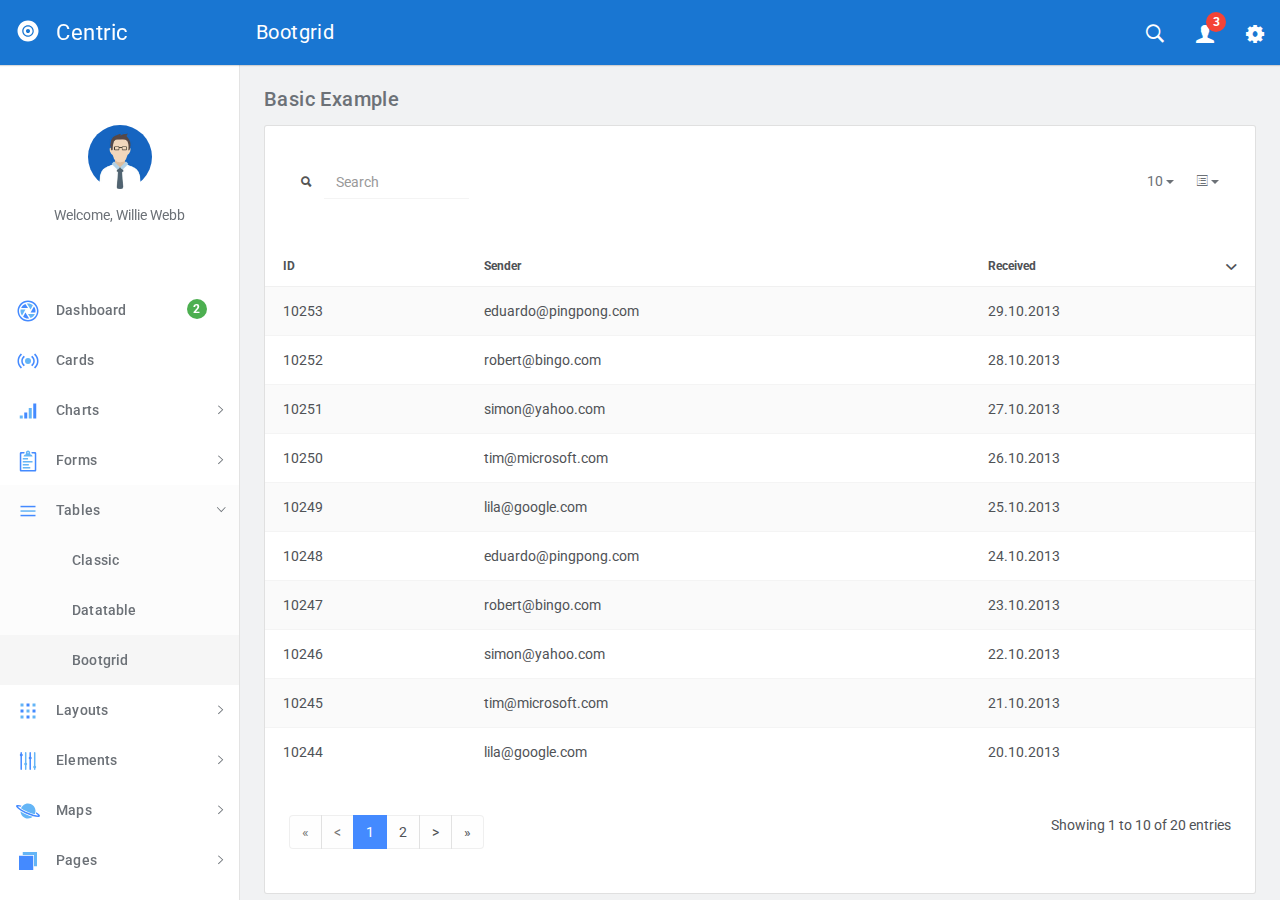
<file: src/bootgrid.html>
<!DOCTYPE html>
<html lang="en">
  <head>
    <meta charset="utf-8">
    <meta name="viewport" content="width=device-width, initial-scale=1, maximum-scale=1">
    <meta name="description" content="Bootstrap Admin Template">
    <meta name="keywords" content="app, responsive, jquery, bootstrap, dashboard, admin">
    <title>Centric - Bootstrap Admin Template</title>
    <!-- Vendor styles-->
    <!-- build:css(../app) css/vendor.css-->
    <!-- Animate.CSS-->
    <link rel="stylesheet" href="assets/vendor/animate.css/animate.css">
    <!-- Bootstrap-->
    <link rel="stylesheet" href="assets/vendor/bootstrap/dist/css/bootstrap.min.css">
    <!-- Ionicons-->
    <link rel="stylesheet" href="assets/vendor/ionicons/css/ionicons.css">
    <!-- Bluimp Gallery-->
    <link rel="stylesheet" href="assets/vendor/blueimp-gallery/css/blueimp-gallery.css">
    <link rel="stylesheet" href="assets/vendor/blueimp-gallery/css/blueimp-gallery-indicator.css">
    <link rel="stylesheet" href="assets/vendor/blueimp-gallery/css/blueimp-gallery-video.css">
    <!-- Datepicker-->
    <link rel="stylesheet" href="assets/vendor/bootstrap-datepicker/dist/css/bootstrap-datepicker3.css">
    <!-- Rickshaw-->
    <link rel="stylesheet" href="assets/vendor/rickshaw/rickshaw.css">
    <!-- Select2-->
    <link rel="stylesheet" href="assets/vendor/select2/dist/css/select2.css">
    <!-- Clockpicker-->
    <link rel="stylesheet" href="assets/vendor/clockpicker/dist/bootstrap-clockpicker.css">
    <!-- Range Slider-->
    <link rel="stylesheet" href="assets/vendor/nouislider/distribute/nouislider.min.css">
    <!-- ColorPicker-->
    <link rel="stylesheet" href="assets/vendor/mjolnic-bootstrap-colorpicker/dist/css/bootstrap-colorpicker.css">
    <!-- Summernote-->
    <link rel="stylesheet" href="assets/vendor/summernote/dist/summernote.css">
    <!-- Dropzone-->
    <link rel="stylesheet" href="assets/vendor/dropzone/dist/basic.css">
    <link rel="stylesheet" href="assets/vendor/dropzone/dist/dropzone.css">
    <!-- Xeditable-->
    <link rel="stylesheet" href="assets/vendor/x-editable/dist/bootstrap3-editable/css/bootstrap-editable.css">
    <!-- Bootgrid-->
    <link rel="stylesheet" href="assets/vendor/jquery.bootgrid/dist/jquery.bootgrid.css">
    <!-- Datatables-->
    <link rel="stylesheet" href="assets/vendor/datatables/media/css/jquery.dataTables.css">
    <!-- Sweet Alert-->
    <link rel="stylesheet" href="assets/vendor/sweetalert/dist/sweetalert.css">
    <!-- Loaders.CSS-->
    <link rel="stylesheet" href="assets/vendor/loaders.css/loaders.css">
    <!-- Material Floating Button-->
    <link rel="stylesheet" href="assets/vendor/ng-material-floating-button/mfb/dist/mfb.css">
    <!-- Material Colors-->
    <link rel="stylesheet" href="assets/vendor/material-colors/dist/colors.css">
    <!-- endbuild-->
    <!-- Application styles-->
    <link rel="stylesheet" href="assets/css/app.css">
  </head>
  <body class="theme-1">
    <div class="layout-container">
      <!-- top navbar-->
      <header class="header-container">
        <nav>
          <ul class="visible-xs visible-sm">
            <li><a id="sidebar-toggler" href="#" class="menu-link menu-link-slide"><span><em></em></span></a></li>
          </ul>
          <ul class="hidden-xs">
            <li><a id="offcanvas-toggler" href="#" class="menu-link menu-link-slide"><span><em></em></span></a></li>
          </ul>
          <h2 class="header-title">Bootgrid</h2>
          <ul class="pull-right">
            <li><a id="header-search" href="#" class="ripple"><em class="ion-ios-search-strong"></em></a></li>
            <li class="dropdown"><a href="#" data-toggle="dropdown" class="dropdown-toggle has-badge ripple"><em class="ion-person"></em><sup class="badge bg-danger">3</sup></a>
              <ul class="dropdown-menu dropdown-menu-right md-dropdown-menu">
                <li><a href="profile.html"><em class="ion-home icon-fw"></em>Profile</a></li>
                <li><a href="messages.html"><em class="ion-gear-a icon-fw"></em>Messages</a></li>
                <li role="presentation" class="divider"></li>
                <li><a href="user.login.html"><em class="ion-log-out icon-fw"></em>Logout</a></li>
              </ul>
            </li>
            <li><a id="header-settings" href="#" class="ripple"><em class="ion-gear-b"></em></a></li>
          </ul>
        </nav>
      </header>
      <!-- sidebar-->
      <aside class="sidebar-container">
        <div class="sidebar-header">
          <div class="pull-right pt-lg text-muted hidden"><em class="ion-close-round"></em></div><a href="#" class="sidebar-header-logo"><img src="assets/img/logo.png" data-svg-replace="assets/img/logo.svg" alt="Logo"><span class="sidebar-header-logo-text">Centric</span></a>
        </div>
        <div class="sidebar-content">
          <div class="sidebar-toolbar text-center"><a href=""><img src="assets/img/user/01.jpg" alt="Profile" class="img-circle thumb64"></a>
            <div class="mt">Welcome, Willie Webb</div>
          </div>
          <nav class="sidebar-nav">
            <ul>
              <li><a href="dashboard.html" class="ripple"><span class="pull-right nav-label"><span class="badge bg-success">2</span></span><span class="nav-icon"><img src="" data-svg-replace="assets/img/icons/aperture.svg" alt="MenuItem" class="hidden"></span><span>Dashboard</span></a></li>
              <li><a href="cards.html" class="ripple"><span class="pull-right nav-label"></span><span class="nav-icon"><img src="" data-svg-replace="assets/img/icons/radio-waves.svg" alt="MenuItem" class="hidden"></span><span>Cards</span></a></li>
              <li><a href="#" class="ripple"><span class="pull-right nav-caret"><em class="ion-ios-arrow-right"></em></span><span class="pull-right nav-label"></span><span class="nav-icon"><img src="" data-svg-replace="assets/img/icons/connection-bars.svg" alt="MenuItem" class="hidden"></span><span>Charts</span></a>
                <ul class="sidebar-subnav">
                  <li><a href="flot.html" class="ripple"><span class="pull-right nav-label"></span><span>Flot</span></a></li>
                  <li><a href="radial.html" class="ripple"><span class="pull-right nav-label"></span><span>Radial</span></a></li>
                  <li><a href="rickshaw.html" class="ripple"><span class="pull-right nav-label"></span><span>Rickshaw</span></a></li>
                </ul>
              </li>
              <li><a href="#" class="ripple"><span class="pull-right nav-caret"><em class="ion-ios-arrow-right"></em></span><span class="pull-right nav-label"></span><span class="nav-icon"><img src="" data-svg-replace="assets/img/icons/clipboard.svg" alt="MenuItem" class="hidden"></span><span>Forms</span></a>
                <ul class="sidebar-subnav">
                  <li><a href="forms.classic.html" class="ripple"><span class="pull-right nav-label"></span><span>Classic</span></a></li>
                  <li><a href="validation.html" class="ripple"><span class="pull-right nav-label"></span><span>Validation</span></a></li>
                  <li><a href="forms.advanced.html" class="ripple"><span class="pull-right nav-label"></span><span>Advanced</span></a></li>
                  <li><a href="material.html" class="ripple"><span class="pull-right nav-label"></span><span>Material</span></a></li>
                  <li><a href="editor.html" class="ripple"><span class="pull-right nav-label"></span><span>Editors</span></a></li>
                  <li><a href="dropzone.html" class="ripple"><span class="pull-right nav-label"></span><span>Dropzone</span></a></li>
                  <li><a href="xeditable.html" class="ripple"><span class="pull-right nav-label"></span><span>xEditable</span></a></li>
                  <li><a href="wizard.html" class="ripple"><span class="pull-right nav-label"></span><span>Wizard</span></a></li>
                </ul>
              </li>
              <li><a href="#" class="ripple"><span class="pull-right nav-caret"><em class="ion-ios-arrow-right"></em></span><span class="pull-right nav-label"></span><span class="nav-icon"><img src="" data-svg-replace="assets/img/icons/navicon.svg" alt="MenuItem" class="hidden"></span><span>Tables</span></a>
                <ul id="tables" class="sidebar-subnav">
                  <li><a href="tables.classic.html" class="ripple"><span class="pull-right nav-label"></span><span>Classic</span></a></li>
                  <li><a href="datatable.html" class="ripple"><span class="pull-right nav-label"></span><span>Datatable</span></a></li>
                  <li><a href="bootgrid.html" class="ripple"><span class="pull-right nav-label"></span><span>Bootgrid</span></a></li>
                </ul>
              </li>
              <li><a href="#" class="ripple"><span class="pull-right nav-caret"><em class="ion-ios-arrow-right"></em></span><span class="pull-right nav-label"></span><span class="nav-icon"><img src="" data-svg-replace="assets/img/icons/grid.svg" alt="MenuItem" class="hidden"></span><span>Layouts</span></a>
                <ul id="layouts" class="sidebar-subnav">
                  <li><a href="layouts.columns.html" class="ripple"><span class="pull-right nav-label"></span><span>Columns</span></a></li>
                  <li><a href="layouts.overlap.html" class="ripple"><span class="pull-right nav-label"></span><span>Overlap</span></a></li>
                  <li><a href="layouts.boxed.html" class="ripple"><span class="pull-right nav-label"></span><span>Boxed</span></a></li>
                  <li><a href="layouts.tabs.html" class="ripple"><span class="pull-right nav-label"></span><span>Tabs</span></a></li>
                  <li><a href="layouts.containers.html" class="ripple"><span class="pull-right nav-label"></span><span>Containers</span></a></li>
                </ul>
              </li>
              <li><a href="#" class="ripple"><span class="pull-right nav-caret"><em class="ion-ios-arrow-right"></em></span><span class="pull-right nav-label"></span><span class="nav-icon"><img src="" data-svg-replace="assets/img/icons/levels.svg" alt="MenuItem" class="hidden"></span><span>Elements</span></a>
                <ul id="elements" class="sidebar-subnav">
                  <li><a href="colors.html" class="ripple"><span class="pull-right nav-label"></span><span>Colors</span></a></li>
                  <li><a href="whiteframes.html" class="ripple"><span class="pull-right nav-label"></span><span>Whiteframes</span></a></li>
                  <li><a href="lists.html" class="ripple"><span class="pull-right nav-label"></span><span>Lists</span></a></li>
                  <li><a href="bootstrapui.html" class="ripple"><span class="pull-right nav-label"></span><span>Bootstrap</span></a></li>
                  <li><a href="buttons.html" class="ripple"><span class="pull-right nav-label"></span><span>Buttons</span></a></li>
                  <li><a href="sweetalert.html"><span class="pull-right nav-label"></span><span>Sweet-alert</span></a></li>
                  <li><a href="spinners.html" class="ripple"><span class="pull-right nav-label"></span><span>Spinners</span></a></li>
                  <li><a href="nestable.html" class="ripple"><span class="pull-right nav-label"></span><span>Nestable</span></a></li>
                  <li><a href="grid.html" class="ripple"><span class="pull-right nav-label"></span><span>Grid</span></a></li>
                  <li><a href="grid-masonry.html" class="ripple"><span class="pull-right nav-label"></span><span>Grid Masonry</span></a></li>
                  <li><a href="typography.html" class="ripple"><span class="pull-right nav-label"></span><span>Typography</span></a></li>
                  <li><a href="icons.html" class="ripple"><span class="pull-right nav-label"></span><span>Icons</span></a></li>
                  <li><a href="utilities.html" class="ripple"><span class="pull-right nav-label"></span><span>Utilities</span></a></li>
                </ul>
              </li>
              <li><a href="#" class="ripple"><span class="pull-right nav-caret"><em class="ion-ios-arrow-right"></em></span><span class="pull-right nav-label"></span><span class="nav-icon"><img src="" data-svg-replace="assets/img/icons/planet.svg" alt="MenuItem" class="hidden"></span><span>Maps</span></a>
                <ul id="maps" class="sidebar-subnav">
                  <li><a href="google-map-full.html" class="ripple"><span class="pull-right nav-label"></span><span>Google Maps Full</span></a></li>
                  <li><a href="google-map.html" class="ripple"><span class="pull-right nav-label"></span><span>Google Maps</span></a></li>
                  <li><a href="vector-map.html" class="ripple"><span class="pull-right nav-label"></span><span>Vector Maps</span></a></li>
                  <li><a href="datamaps.html" class="ripple"><span class="pull-right nav-label"></span><span>Datamaps</span></a></li>
                </ul>
              </li>
              <li><a href="#" class="ripple"><span class="pull-right nav-caret"><em class="ion-ios-arrow-right"></em></span><span class="pull-right nav-label"></span><span class="nav-icon"><img src="" data-svg-replace="assets/img/icons/ios-browsers.svg" alt="MenuItem" class="hidden"></span><span>Pages</span></a>
                <ul id="pages" class="sidebar-subnav">
                  <li><a href="timeline.html" class="ripple"><span class="pull-right nav-label"></span><span>Timeline</span></a></li>
                  <li><a href="invoice.html" class="ripple"><span class="pull-right nav-label"></span><span>Invoice</span></a></li>
                  <li><a href="pricing.html" class="ripple"><span class="pull-right nav-label"></span><span>Pricing</span></a></li>
                  <li><a href="contacts.html" class="ripple"><span class="pull-right nav-label"></span><span>Contacts</span></a></li>
                  <li><a href="faq.html" class="ripple"><span class="pull-right nav-label"></span><span>FAQ</span></a></li>
                  <li><a href="projects.html" class="ripple"><span class="pull-right nav-label"></span><span>Projects</span></a></li>
                  <li><a href="blog.html" class="ripple"><span class="pull-right nav-label"></span><span>Blog</span></a></li>
                  <li><a href="blog.article.html" class="ripple"><span class="pull-right nav-label"></span><span>Article</span></a></li>
                  <li><a href="profile.html" class="ripple"><span class="pull-right nav-label"></span><span>Profile</span></a></li>
                  <li><a href="gallery.html" class="ripple"><span class="pull-right nav-label"></span><span>Gallery</span></a></li>
                  <li><a href="wall.html" class="ripple"><span class="pull-right nav-label"></span><span>Wall</span></a></li>
                  <li><a href="search.html" class="ripple"><span class="pull-right nav-label"></span><span>Search</span></a></li>
                  <li><a href="messages.html" class="ripple"><span class="pull-right nav-label"></span><span>Messages Board</span></a></li>
                </ul>
              </li>
              <li><a href="#" class="ripple"><span class="pull-right nav-caret"><em class="ion-ios-arrow-right"></em></span><span class="pull-right nav-label"></span><span class="nav-icon"><img src="" data-svg-replace="assets/img/icons/person-stalker.svg" alt="MenuItem" class="hidden"></span><span>User</span></a>
                <ul id="user" class="sidebar-subnav">
                  <li><a href="login.html" class="ripple"><span class="pull-right nav-label"></span><span>Login</span></a></li>
                  <li><a href="signup.html" class="ripple"><span class="pull-right nav-label"></span><span>Signup</span></a></li>
                  <li><a href="lock.html" class="ripple"><span class="pull-right nav-label"></span><span>Lock</span></a></li>
                  <li><a href="recover.html" class="ripple"><span class="pull-right nav-label"></span><span>Recover</span></a></li>
                </ul>
              </li>
              <li><a href="../../angularjs/" class="ripple"><span class="nav-icon"><em class="ion-android-open"></em></span><span>AngularJS</span></a></li>
            </ul>
          </nav>
        </div>
      </aside>
      <div class="sidebar-layout-obfuscator"></div>
      <!-- Main section-->
      <main class="main-container">
        <!-- Page content-->
        <section>
          <div class="container-fluid">
            <h5 class="mt0">Basic Example</h5>
            <div class="card">
              <div class="table-responsive bootgrid">
                <table id="bootgrid-basic" class="table table-striped">
                  <thead>
                    <tr>
                      <th data-column-id="id" data-type="numeric">ID</th>
                      <th data-column-id="sender">Sender</th>
                      <th data-column-id="received" data-order="desc">Received</th>
                    </tr>
                  </thead>
                  <tbody>
                    <tr>
                      <td>10238</td>
                      <td>eduardo@pingpong.com</td>
                      <td>14.10.2013</td>
                    </tr>
                    <tr>
                      <td>10243</td>
                      <td>eduardo@pingpong.com</td>
                      <td>19.10.2013</td>
                    </tr>
                    <tr>
                      <td>10248</td>
                      <td>eduardo@pingpong.com</td>
                      <td>24.10.2013</td>
                    </tr>
                    <tr>
                      <td>10253</td>
                      <td>eduardo@pingpong.com</td>
                      <td>29.10.2013</td>
                    </tr>
                    <tr>
                      <td>10234</td>
                      <td>lila@google.com</td>
                      <td>10.10.2013</td>
                    </tr>
                    <tr>
                      <td>10239</td>
                      <td>lila@google.com</td>
                      <td>15.10.2013</td>
                    </tr>
                    <tr>
                      <td>10244</td>
                      <td>lila@google.com</td>
                      <td>20.10.2013</td>
                    </tr>
                    <tr>
                      <td>10249</td>
                      <td>lila@google.com</td>
                      <td>25.10.2013</td>
                    </tr>
                    <tr>
                      <td>10237</td>
                      <td>robert@bingo.com</td>
                      <td>13.10.2013</td>
                    </tr>
                    <tr>
                      <td>10242</td>
                      <td>robert@bingo.com</td>
                      <td>18.10.2013</td>
                    </tr>
                    <tr>
                      <td>10247</td>
                      <td>robert@bingo.com</td>
                      <td>23.10.2013</td>
                    </tr>
                    <tr>
                      <td>10252</td>
                      <td>robert@bingo.com</td>
                      <td>28.10.2013</td>
                    </tr>
                    <tr>
                      <td>10236</td>
                      <td>simon@yahoo.com</td>
                      <td>12.10.2013</td>
                    </tr>
                    <tr>
                      <td>10241</td>
                      <td>simon@yahoo.com</td>
                      <td>17.10.2013</td>
                    </tr>
                    <tr>
                      <td>10246</td>
                      <td>simon@yahoo.com</td>
                      <td>22.10.2013</td>
                    </tr>
                    <tr>
                      <td>10251</td>
                      <td>simon@yahoo.com</td>
                      <td>27.10.2013</td>
                    </tr>
                    <tr>
                      <td>10235</td>
                      <td>tim@microsoft.com</td>
                      <td>11.10.2013</td>
                    </tr>
                    <tr>
                      <td>10240</td>
                      <td>tim@microsoft.com</td>
                      <td>16.10.2013</td>
                    </tr>
                    <tr>
                      <td>10245</td>
                      <td>tim@microsoft.com</td>
                      <td>21.10.2013</td>
                    </tr>
                    <tr>
                      <td>10250</td>
                      <td>tim@microsoft.com</td>
                      <td>26.10.2013</td>
                    </tr>
                  </tbody>
                </table>
              </div>
            </div>
            <h5>Row selection</h5>
            <div class="card">
              <div class="table-responsive bootgrid">
                <table id="bootgrid-selection" class="table table-striped">
                  <thead>
                    <tr>
                      <th data-column-id="id" data-type="numeric" data-identifier="true">ID</th>
                      <th data-column-id="sender">Sender</th>
                      <th data-column-id="received" data-order="desc">Received</th>
                    </tr>
                  </thead>
                  <tbody>
                    <tr>
                      <td>10238</td>
                      <td>eduardo@pingpong.com</td>
                      <td>14.10.2013</td>
                    </tr>
                    <tr>
                      <td>10243</td>
                      <td>eduardo@pingpong.com</td>
                      <td>19.10.2013</td>
                    </tr>
                    <tr>
                      <td>10248</td>
                      <td>eduardo@pingpong.com</td>
                      <td>24.10.2013</td>
                    </tr>
                    <tr>
                      <td>10253</td>
                      <td>eduardo@pingpong.com</td>
                      <td>29.10.2013</td>
                    </tr>
                    <tr>
                      <td>10234</td>
                      <td>lila@google.com</td>
                      <td>10.10.2013</td>
                    </tr>
                    <tr>
                      <td>10239</td>
                      <td>lila@google.com</td>
                      <td>15.10.2013</td>
                    </tr>
                    <tr>
                      <td>10244</td>
                      <td>lila@google.com</td>
                      <td>20.10.2013</td>
                    </tr>
                    <tr>
                      <td>10249</td>
                      <td>lila@google.com</td>
                      <td>25.10.2013</td>
                    </tr>
                    <tr>
                      <td>10237</td>
                      <td>robert@bingo.com</td>
                      <td>13.10.2013</td>
                    </tr>
                    <tr>
                      <td>10242</td>
                      <td>robert@bingo.com</td>
                      <td>18.10.2013</td>
                    </tr>
                    <tr>
                      <td>10247</td>
                      <td>robert@bingo.com</td>
                      <td>23.10.2013</td>
                    </tr>
                    <tr>
                      <td>10252</td>
                      <td>robert@bingo.com</td>
                      <td>28.10.2013</td>
                    </tr>
                    <tr>
                      <td>10236</td>
                      <td>simon@yahoo.com</td>
                      <td>12.10.2013</td>
                    </tr>
                    <tr>
                      <td>10241</td>
                      <td>simon@yahoo.com</td>
                      <td>17.10.2013</td>
                    </tr>
                    <tr>
                      <td>10246</td>
                      <td>simon@yahoo.com</td>
                      <td>22.10.2013</td>
                    </tr>
                    <tr>
                      <td>10251</td>
                      <td>simon@yahoo.com</td>
                      <td>27.10.2013</td>
                    </tr>
                    <tr>
                      <td>10235</td>
                      <td>tim@microsoft.com</td>
                      <td>11.10.2013</td>
                    </tr>
                    <tr>
                      <td>10240</td>
                      <td>tim@microsoft.com</td>
                      <td>16.10.2013</td>
                    </tr>
                    <tr>
                      <td>10245</td>
                      <td>tim@microsoft.com</td>
                      <td>21.10.2013</td>
                    </tr>
                    <tr>
                      <td>10250</td>
                      <td>tim@microsoft.com</td>
                      <td>26.10.2013</td>
                    </tr>
                  </tbody>
                </table>
              </div>
            </div>
            <h5>Commands</h5>
            <div class="card">
              <div class="table-responsive bootgrid">
                <table id="bootgrid-command" class="table table-striped table-vmiddle">
                  <thead>
                    <tr>
                      <th data-column-id="id" data-type="numeric">ID</th>
                      <th data-column-id="sender">Sender</th>
                      <th data-column-id="received" data-order="desc">Received</th>
                      <th data-column-id="commands" data-formatter="commands" data-sortable="false">
                        <div class="text-right">Commands</div>
                      </th>
                    </tr>
                  </thead>
                  <tbody>
                    <tr>
                      <td>10238</td>
                      <td>eduardo@pingpong.com</td>
                      <td>14.10.2013</td>
                    </tr>
                    <tr>
                      <td>10243</td>
                      <td>eduardo@pingpong.com</td>
                      <td>19.10.2013</td>
                    </tr>
                    <tr>
                      <td>10248</td>
                      <td>eduardo@pingpong.com</td>
                      <td>24.10.2013</td>
                    </tr>
                    <tr>
                      <td>10253</td>
                      <td>eduardo@pingpong.com</td>
                      <td>29.10.2013</td>
                    </tr>
                    <tr>
                      <td>10234</td>
                      <td>lila@google.com</td>
                      <td>10.10.2013</td>
                    </tr>
                    <tr>
                      <td>10239</td>
                      <td>lila@google.com</td>
                      <td>15.10.2013</td>
                    </tr>
                    <tr>
                      <td>10244</td>
                      <td>lila@google.com</td>
                      <td>20.10.2013</td>
                    </tr>
                    <tr>
                      <td>10249</td>
                      <td>lila@google.com</td>
                      <td>25.10.2013</td>
                    </tr>
                    <tr>
                      <td>10237</td>
                      <td>robert@bingo.com</td>
                      <td>13.10.2013</td>
                    </tr>
                    <tr>
                      <td>10242</td>
                      <td>robert@bingo.com</td>
                      <td>18.10.2013</td>
                    </tr>
                    <tr>
                      <td>10247</td>
                      <td>robert@bingo.com</td>
                      <td>23.10.2013</td>
                    </tr>
                    <tr>
                      <td>10252</td>
                      <td>robert@bingo.com</td>
                      <td>28.10.2013</td>
                    </tr>
                    <tr>
                      <td>10236</td>
                      <td>simon@yahoo.com</td>
                      <td>12.10.2013</td>
                    </tr>
                    <tr>
                      <td>10241</td>
                      <td>simon@yahoo.com</td>
                      <td>17.10.2013</td>
                    </tr>
                    <tr>
                      <td>10246</td>
                      <td>simon@yahoo.com</td>
                      <td>22.10.2013</td>
                    </tr>
                    <tr>
                      <td>10251</td>
                      <td>simon@yahoo.com</td>
                      <td>27.10.2013</td>
                    </tr>
                    <tr>
                      <td>10235</td>
                      <td>tim@microsoft.com</td>
                      <td>11.10.2013</td>
                    </tr>
                    <tr>
                      <td>10240</td>
                      <td>tim@microsoft.com</td>
                      <td>16.10.2013</td>
                    </tr>
                    <tr>
                      <td>10245</td>
                      <td>tim@microsoft.com</td>
                      <td>21.10.2013</td>
                    </tr>
                    <tr>
                      <td>10250</td>
                      <td>tim@microsoft.com</td>
                      <td>26.10.2013</td>
                    </tr>
                  </tbody>
                </table>
              </div>
            </div>
          </div>
        </section>
        <!-- Page footer-->
        <footer><span>2017 - Centric app.</span></footer>
      </main>
    </div>
    <!-- Search template-->
    <div tabindex="-1" role="dialog" class="modal modal-top fade modal-search">
      <div class="modal-dialog">
        <div class="modal-content">
          <div class="modal-body">
            <div class="pull-left">
              <button type="button" data-dismiss="modal" class="btn btn-flat"><em class="ion-arrow-left-c icon-24"></em></button>
            </div>
            <div class="pull-right">
              <button type="button" class="btn btn-flat"><em class="ion-android-microphone icon-24"></em></button>
            </div>
            <form action="#" class="oh">
              <div class="mda-form-control pt0">
                <input type="text" placeholder="Search.." data-localize="header.SEARCH" class="form-control header-input-search">
                <div class="mda-form-control-line"></div>
              </div>
            </form>
          </div>
        </div>
      </div>
    </div>
    <!-- End Search template-->
    <!-- Settings template-->
    <div tabindex="-1" role="dialog" class="modal-settings modal modal-right fade">
      <div class="modal-dialog modal-lg">
        <div class="modal-content">
          <div class="modal-header">
            <div data-dismiss="modal" class="pull-right clickable"><em class="ion-close-round text-soft"></em></div>
            <h4 class="modal-title"><span>Settings</span></h4>
          </div>
          <div class="modal-body">
            <div class="clearfix mb">
              <div class="pull-left wd-tiny mb">
                <div class="setting-color">
                  <label class="preview-theme-1">
                    <input type="radio" checked="checked" name="setting-theme" value="0"><span class="ion-checkmark-round"></span>
                    <div class="t-grid">
                      <div class="t-row">
                        <div class="t-col preview-header"></div>
                        <div class="t-col preview-sidebar"></div>
                        <div class="t-col preview-content"></div>
                      </div>
                    </div>
                  </label>
                </div>
              </div>
              <div class="pull-left wd-tiny mb">
                <div class="setting-color">
                  <label class="preview-theme-2">
                    <input type="radio" name="setting-theme" value="1"><span class="ion-checkmark-round"></span>
                    <div class="t-grid">
                      <div class="t-row">
                        <div class="t-col preview-header"></div>
                        <div class="t-col preview-sidebar"></div>
                        <div class="t-col preview-content"></div>
                      </div>
                    </div>
                  </label>
                </div>
              </div>
              <div class="pull-left wd-tiny mb">
                <div class="setting-color">
                  <label class="preview-theme-3">
                    <input type="radio" name="setting-theme" value="2"><span class="ion-checkmark-round"></span>
                    <div class="t-grid">
                      <div class="t-row">
                        <div class="t-col preview-header"></div>
                        <div class="t-col preview-sidebar"></div>
                        <div class="t-col preview-content"></div>
                      </div>
                    </div>
                  </label>
                </div>
              </div>
              <div class="pull-left wd-tiny mb">
                <div class="setting-color">
                  <label class="preview-theme-4">
                    <input type="radio" name="setting-theme" value="3"><span class="ion-checkmark-round"></span>
                    <div class="t-grid">
                      <div class="t-row">
                        <div class="t-col preview-header"></div>
                        <div class="t-col preview-sidebar"></div>
                        <div class="t-col preview-content"></div>
                      </div>
                    </div>
                  </label>
                </div>
              </div>
              <div class="pull-left wd-tiny mb">
                <div class="setting-color">
                  <label class="preview-theme-5">
                    <input type="radio" name="setting-theme" value="4"><span class="ion-checkmark-round"></span>
                    <div class="t-grid">
                      <div class="t-row">
                        <div class="t-col preview-header"></div>
                        <div class="t-col preview-sidebar"></div>
                        <div class="t-col preview-content"></div>
                      </div>
                    </div>
                  </label>
                </div>
              </div>
              <div class="pull-left wd-tiny mb">
                <div class="setting-color">
                  <label class="preview-theme-6">
                    <input type="radio" name="setting-theme" value="5"><span class="ion-checkmark-round"></span>
                    <div class="t-grid">
                      <div class="t-row">
                        <div class="t-col preview-header"></div>
                        <div class="t-col preview-sidebar"></div>
                        <div class="t-col preview-content"></div>
                      </div>
                    </div>
                  </label>
                </div>
              </div>
              <div class="pull-left wd-tiny mb">
                <div class="setting-color">
                  <label class="preview-theme-7">
                    <input type="radio" name="setting-theme" value="6"><span class="ion-checkmark-round"></span>
                    <div class="t-grid">
                      <div class="t-row">
                        <div class="t-col preview-header"></div>
                        <div class="t-col preview-sidebar"></div>
                        <div class="t-col preview-content"></div>
                      </div>
                    </div>
                  </label>
                </div>
              </div>
              <div class="pull-left wd-tiny mb">
                <div class="setting-color">
                  <label class="preview-theme-8">
                    <input type="radio" name="setting-theme" value="7"><span class="ion-checkmark-round"></span>
                    <div class="t-grid">
                      <div class="t-row">
                        <div class="t-col preview-header"></div>
                        <div class="t-col preview-sidebar"></div>
                        <div class="t-col preview-content"></div>
                      </div>
                    </div>
                  </label>
                </div>
              </div>
              <div class="pull-left wd-tiny mb">
                <div class="setting-color">
                  <label class="preview-theme-9">
                    <input type="radio" name="setting-theme" value="8"><span class="ion-checkmark-round"></span>
                    <div class="t-grid">
                      <div class="t-row">
                        <div class="t-col preview-header"></div>
                        <div class="t-col preview-sidebar"></div>
                        <div class="t-col preview-content"></div>
                      </div>
                    </div>
                  </label>
                </div>
              </div>
            </div>
            <hr>
            <p>
              <label class="mda-checkbox">
                <input id="sidebar-showheader" type="checkbox" checked=""><em class="bg-indigo-500"></em>Sidebar header
              </label>
            </p>
            <p>
              <label class="mda-checkbox">
                <input id="sidebar-showtoolbar" type="checkbox" checked=""><em class="bg-indigo-500"></em>Sidebar toolbar
              </label>
            </p>
            <p>
              <label class="mda-checkbox">
                <input id="sidebar-offcanvas" type="checkbox"><em class="bg-indigo-500"></em>Sidebar offcanvas
              </label>
            </p>
            <hr>
            <p>Navigation icon</p>
            <p>
              <label class="mda-radio">
                <input type="radio" name="headerMenulink" value="menu-link-close"><em class="bg-indigo-500"></em>Close icon
              </label>
            </p>
            <p>
              <label class="mda-radio">
                <input type="radio" checked="" name="headerMenulink" value="menu-link-slide"><em class="bg-indigo-500"></em>Slide arrow
              </label>
            </p>
            <p>
              <label class="mda-radio">
                <input type="radio" name="headerMenulink" value="menu-link-arrow"><em class="bg-indigo-500"></em>Big arrow
              </label>
            </p>
            <hr>
            <button type="button" data-toggle-fullscreen="" class="btn btn-default btn-raised">Toggle fullscreen</button>
            <hr>
            <p>Change language</p>
            <!-- START Language list-->
            <div class="btn-group">
              <button type="button" data-toggle="dropdown" class="btn btn-default btn-block btn-raised">English</button>
              <ul role="menu" class="dropdown-menu dropdown-menu-right animated fadeInUpShort">
                <li><a href="#" data-set-lang="en">English</a></li>
                <li><a href="#" data-set-lang="es">Spanish</a></li>
              </ul>
            </div>
            <!-- END Language list-->
          </div>
        </div>
      </div>
    </div>
    <!-- End Settings template-->
    <!-- Google Maps API-->
    <script type="text/javascript" src="http://maps.google.com/maps/api/js?key=AIzaSyD_MleSHludEfiKUi1CCyumkv74Pm4u8Is"></script>
    <!-- build:js(../app) js/vendor.js-->
    <!-- Modernizr-->
    <script src="assets/vendor/modernizr/modernizr.custom.js"></script>
    <!-- jQuery-->
    <script src="assets/vendor/jquery/dist/jquery.js"></script>
    <!-- Bootstrap-->
    <script src="assets/vendor/bootstrap/dist/js/bootstrap.js"></script>
    <!-- jQuery Browser-->
    <script src="assets/vendor/jquery.browser/dist/jquery.browser.js"></script>
    <!-- Material Colors-->
    <script src="assets/vendor/material-colors/dist/colors.js"></script>
    <!-- Bootstrap Filestyle-->
    <script src="assets/vendor/bootstrap-filestyle/src/bootstrap-filestyle.js"></script>
    <!-- Flot charts-->
    <script src="assets/vendor/flot/jquery.flot.js"></script>
    <script src="assets/vendor/flot/jquery.flot.categories.js"></script>
    <script src="assets/vendor/flot-spline/js/jquery.flot.spline.js"></script>
    <script src="assets/vendor/flot.tooltip/js/jquery.flot.tooltip.js"></script>
    <script src="assets/vendor/flot/jquery.flot.resize.js"></script>
    <script src="assets/vendor/flot/jquery.flot.pie.js"></script>
    <script src="assets/vendor/flot/jquery.flot.time.js"></script>
    <script src="assets/vendor/sidebysideimproved/jquery.flot.orderBars.js"></script>
    <!-- jVector Maps-->
    <script src="assets/vendor/ika.jvectormap/jquery-jvectormap-1.2.2.min.js"></script>
    <script src="assets/vendor/ika.jvectormap/jquery-jvectormap-us-mill-en.js"></script>
    <script src="assets/vendor/ika.jvectormap/jquery-jvectormap-world-mill-en.js"></script>
    <!-- Easypie Charts-->
    <script src="assets/vendor/jquery.easy-pie-chart/dist/jquery.easypiechart.js"></script>
    <!-- Screenfull-->
    <script src="assets/vendor/screenfull/dist/screenfull.js"></script>
    <!-- Sparkline-->
    <script src="assets/vendor/sparkline/index.js"></script>
    <!-- Datepicker-->
    <script src="assets/vendor/bootstrap-datepicker/js/bootstrap-datepicker.js"></script>
    <!-- jQuery Knob charts-->
    <script src="assets/vendor/jquery-knob/js/jquery.knob.js"></script>
    <!-- Rickshaw-->
    <script src="assets/vendor/d3/d3.js"></script>
    <script src="assets/vendor/rickshaw/rickshaw.js"></script>
    <!-- jQuery Form Validation-->
    <script src="assets/vendor/jquery-validation/dist/jquery.validate.js"></script>
    <script src="assets/vendor/jquery-validation/dist/additional-methods.js"></script>
    <!-- JQUERY STEPS-->
    <script src="assets/vendor/jquery.steps/build/jquery.steps.js"></script>
    <!-- Select2-->
    <script src="assets/vendor/select2/dist/js/select2.js"></script>
    <!-- Clockpicker-->
    <script src="assets/vendor/clockpicker/dist/bootstrap-clockpicker.js"></script>
    <!-- Range Slider-->
    <script src="assets/vendor/nouislider/distribute/nouislider.js"></script>
    <!-- ColorPicker-->
    <script src="assets/vendor/mjolnic-bootstrap-colorpicker/dist/js/bootstrap-colorpicker.js"></script>
    <!-- Summernote-->
    <script src="assets/vendor/summernote/dist/summernote.js"></script>
    <!-- Dropzone-->
    <script src="assets/vendor/dropzone/dist/dropzone.js"></script>
    <!-- Xeditable-->
    <script src="assets/vendor/x-editable/dist/bootstrap3-editable/js/bootstrap-editable.js"></script>
    <!-- Momentjs-->
    <script src="assets/vendor/moment/min/moment-with-locales.js"></script>
    <!-- Google Maps-->
    <script src="assets/vendor/gmaps/gmaps.js"></script>
    <!-- Bootgrid-->
    <script src="assets/vendor/jquery.bootgrid/dist/jquery.bootgrid.js"></script>
    <script src="assets/vendor/jquery.bootgrid/dist/jquery.bootgrid.fa.js"></script>
    <!-- Datatables-->
    <script src="assets/vendor/datatables/media/js/jquery.dataTables.js"></script>
    <!-- Nestable-->
    <script src="assets/vendor/nestable/jquery.nestable.js"></script>
    <!-- Sweet Alert-->
    <script src="assets/vendor/sweetalert/dist/sweetalert-dev.js"></script>
    <!-- Masonry-->
    <script src="assets/vendor/masonry/dist/masonry.pkgd.js"></script>
    <!-- Images Loaded-->
    <script src="assets/vendor/imagesloaded/imagesloaded.pkgd.js"></script>
    <!-- Loaders.CSS-->
    <script src="assets/vendor/loaders.css/loaders.css.js"></script>
    <!-- jQuery Localize-->
    <script src="assets/vendor/jquery-localize-i18n/dist/jquery.localize.js"></script>
    <!-- Blueimp Gallery-->
    <script src="assets/vendor/blueimp-gallery/js/blueimp-helper.js"></script>
    <script src="assets/vendor/blueimp-gallery/js/blueimp-gallery.js"></script>
    <script src="assets/vendor/blueimp-gallery/js/blueimp-gallery-fullscreen.js"></script>
    <script src="assets/vendor/blueimp-gallery/js/blueimp-gallery-indicator.js"></script>
    <script src="assets/vendor/blueimp-gallery/js/blueimp-gallery-video.js"></script>
    <script src="assets/vendor/blueimp-gallery/js/blueimp-gallery-vimeo.js"></script>
    <script src="assets/vendor/blueimp-gallery/js/blueimp-gallery-youtube.js"></script>
    <script src="assets/vendor/blueimp-gallery/js/jquery.blueimp-gallery.js"></script>
    <!-- Datamaps-->
    <script src="assets/vendor/topojson/topojson.min.js"></script>
    <script src="assets/vendor/datamaps/dist/datamaps.all.js"></script>
    <!-- endbuild-->
    <!-- App script-->
    <script src="assets/js/app.js"></script>
  </body>
</html>
</file>
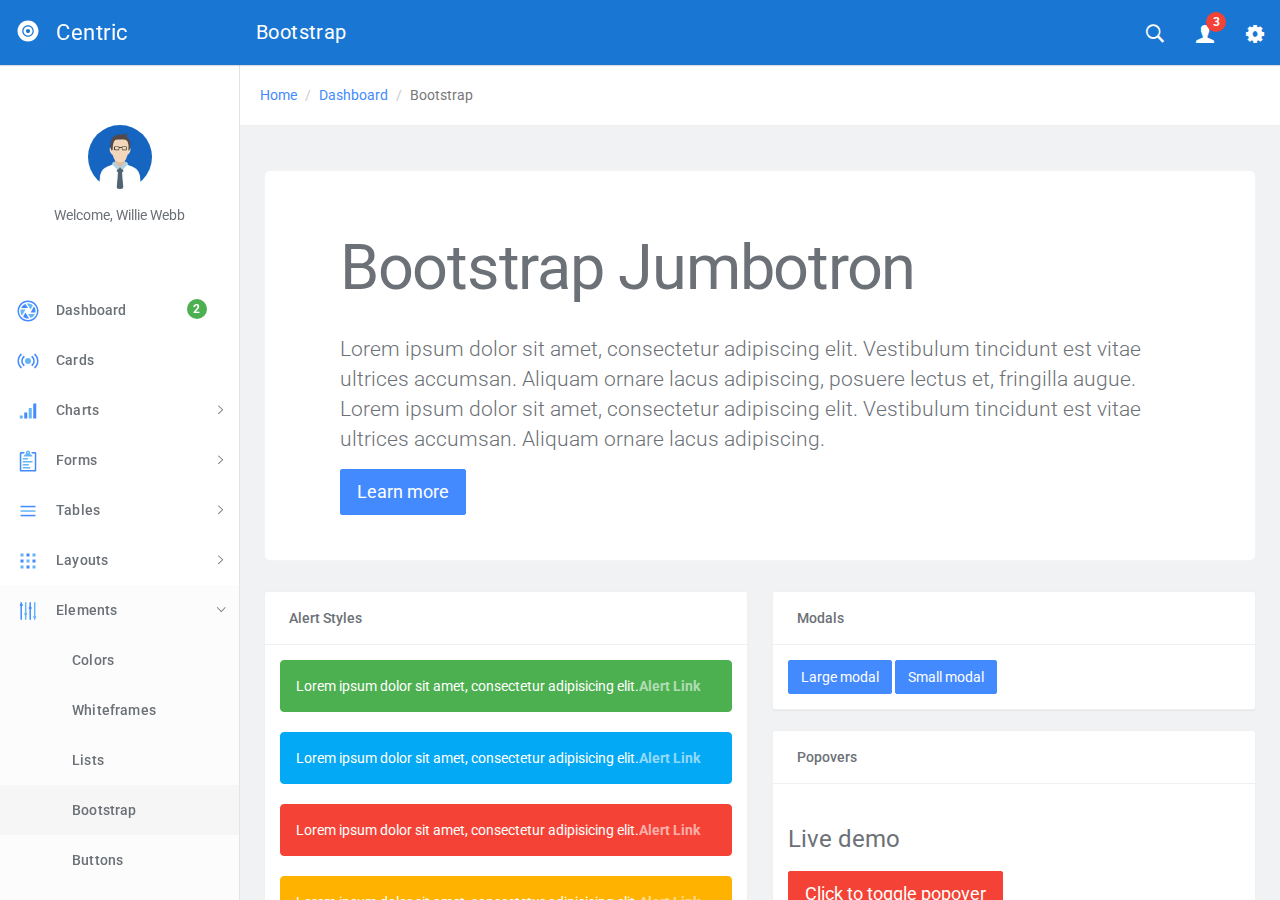
<file: src/bootstrapui.html>
<!DOCTYPE html>
<html lang="en">
  <head>
    <meta charset="utf-8">
    <meta name="viewport" content="width=device-width, initial-scale=1, maximum-scale=1">
    <meta name="description" content="Bootstrap Admin Template">
    <meta name="keywords" content="app, responsive, jquery, bootstrap, dashboard, admin">
    <title>Centric - Bootstrap Admin Template</title>
    <!-- Vendor styles-->
    <!-- build:css(../app) css/vendor.css-->
    <!-- Animate.CSS-->
    <link rel="stylesheet" href="assets/vendor/animate.css/animate.css">
    <!-- Bootstrap-->
    <link rel="stylesheet" href="assets/vendor/bootstrap/dist/css/bootstrap.min.css">
    <!-- Ionicons-->
    <link rel="stylesheet" href="assets/vendor/ionicons/css/ionicons.css">
    <!-- Bluimp Gallery-->
    <link rel="stylesheet" href="assets/vendor/blueimp-gallery/css/blueimp-gallery.css">
    <link rel="stylesheet" href="assets/vendor/blueimp-gallery/css/blueimp-gallery-indicator.css">
    <link rel="stylesheet" href="assets/vendor/blueimp-gallery/css/blueimp-gallery-video.css">
    <!-- Datepicker-->
    <link rel="stylesheet" href="assets/vendor/bootstrap-datepicker/dist/css/bootstrap-datepicker3.css">
    <!-- Rickshaw-->
    <link rel="stylesheet" href="assets/vendor/rickshaw/rickshaw.css">
    <!-- Select2-->
    <link rel="stylesheet" href="assets/vendor/select2/dist/css/select2.css">
    <!-- Clockpicker-->
    <link rel="stylesheet" href="assets/vendor/clockpicker/dist/bootstrap-clockpicker.css">
    <!-- Range Slider-->
    <link rel="stylesheet" href="assets/vendor/nouislider/distribute/nouislider.min.css">
    <!-- ColorPicker-->
    <link rel="stylesheet" href="assets/vendor/mjolnic-bootstrap-colorpicker/dist/css/bootstrap-colorpicker.css">
    <!-- Summernote-->
    <link rel="stylesheet" href="assets/vendor/summernote/dist/summernote.css">
    <!-- Dropzone-->
    <link rel="stylesheet" href="assets/vendor/dropzone/dist/basic.css">
    <link rel="stylesheet" href="assets/vendor/dropzone/dist/dropzone.css">
    <!-- Xeditable-->
    <link rel="stylesheet" href="assets/vendor/x-editable/dist/bootstrap3-editable/css/bootstrap-editable.css">
    <!-- Bootgrid-->
    <link rel="stylesheet" href="assets/vendor/jquery.bootgrid/dist/jquery.bootgrid.css">
    <!-- Datatables-->
    <link rel="stylesheet" href="assets/vendor/datatables/media/css/jquery.dataTables.css">
    <!-- Sweet Alert-->
    <link rel="stylesheet" href="assets/vendor/sweetalert/dist/sweetalert.css">
    <!-- Loaders.CSS-->
    <link rel="stylesheet" href="assets/vendor/loaders.css/loaders.css">
    <!-- Material Floating Button-->
    <link rel="stylesheet" href="assets/vendor/ng-material-floating-button/mfb/dist/mfb.css">
    <!-- Material Colors-->
    <link rel="stylesheet" href="assets/vendor/material-colors/dist/colors.css">
    <!-- endbuild-->
    <!-- Application styles-->
    <link rel="stylesheet" href="assets/css/app.css">
  </head>
  <body class="theme-1">
    <div class="layout-container">
      <!-- top navbar-->
      <header class="header-container">
        <nav>
          <ul class="visible-xs visible-sm">
            <li><a id="sidebar-toggler" href="#" class="menu-link menu-link-slide"><span><em></em></span></a></li>
          </ul>
          <ul class="hidden-xs">
            <li><a id="offcanvas-toggler" href="#" class="menu-link menu-link-slide"><span><em></em></span></a></li>
          </ul>
          <h2 class="header-title">Bootstrap</h2>
          <ul class="pull-right">
            <li><a id="header-search" href="#" class="ripple"><em class="ion-ios-search-strong"></em></a></li>
            <li class="dropdown"><a href="#" data-toggle="dropdown" class="dropdown-toggle has-badge ripple"><em class="ion-person"></em><sup class="badge bg-danger">3</sup></a>
              <ul class="dropdown-menu dropdown-menu-right md-dropdown-menu">
                <li><a href="profile.html"><em class="ion-home icon-fw"></em>Profile</a></li>
                <li><a href="messages.html"><em class="ion-gear-a icon-fw"></em>Messages</a></li>
                <li role="presentation" class="divider"></li>
                <li><a href="user.login.html"><em class="ion-log-out icon-fw"></em>Logout</a></li>
              </ul>
            </li>
            <li><a id="header-settings" href="#" class="ripple"><em class="ion-gear-b"></em></a></li>
          </ul>
        </nav>
      </header>
      <!-- sidebar-->
      <aside class="sidebar-container">
        <div class="sidebar-header">
          <div class="pull-right pt-lg text-muted hidden"><em class="ion-close-round"></em></div><a href="#" class="sidebar-header-logo"><img src="assets/img/logo.png" data-svg-replace="assets/img/logo.svg" alt="Logo"><span class="sidebar-header-logo-text">Centric</span></a>
        </div>
        <div class="sidebar-content">
          <div class="sidebar-toolbar text-center"><a href=""><img src="assets/img/user/01.jpg" alt="Profile" class="img-circle thumb64"></a>
            <div class="mt">Welcome, Willie Webb</div>
          </div>
          <nav class="sidebar-nav">
            <ul>
              <li><a href="dashboard.html" class="ripple"><span class="pull-right nav-label"><span class="badge bg-success">2</span></span><span class="nav-icon"><img src="" data-svg-replace="assets/img/icons/aperture.svg" alt="MenuItem" class="hidden"></span><span>Dashboard</span></a></li>
              <li><a href="cards.html" class="ripple"><span class="pull-right nav-label"></span><span class="nav-icon"><img src="" data-svg-replace="assets/img/icons/radio-waves.svg" alt="MenuItem" class="hidden"></span><span>Cards</span></a></li>
              <li><a href="#" class="ripple"><span class="pull-right nav-caret"><em class="ion-ios-arrow-right"></em></span><span class="pull-right nav-label"></span><span class="nav-icon"><img src="" data-svg-replace="assets/img/icons/connection-bars.svg" alt="MenuItem" class="hidden"></span><span>Charts</span></a>
                <ul class="sidebar-subnav">
                  <li><a href="flot.html" class="ripple"><span class="pull-right nav-label"></span><span>Flot</span></a></li>
                  <li><a href="radial.html" class="ripple"><span class="pull-right nav-label"></span><span>Radial</span></a></li>
                  <li><a href="rickshaw.html" class="ripple"><span class="pull-right nav-label"></span><span>Rickshaw</span></a></li>
                </ul>
              </li>
              <li><a href="#" class="ripple"><span class="pull-right nav-caret"><em class="ion-ios-arrow-right"></em></span><span class="pull-right nav-label"></span><span class="nav-icon"><img src="" data-svg-replace="assets/img/icons/clipboard.svg" alt="MenuItem" class="hidden"></span><span>Forms</span></a>
                <ul class="sidebar-subnav">
                  <li><a href="forms.classic.html" class="ripple"><span class="pull-right nav-label"></span><span>Classic</span></a></li>
                  <li><a href="validation.html" class="ripple"><span class="pull-right nav-label"></span><span>Validation</span></a></li>
                  <li><a href="forms.advanced.html" class="ripple"><span class="pull-right nav-label"></span><span>Advanced</span></a></li>
                  <li><a href="material.html" class="ripple"><span class="pull-right nav-label"></span><span>Material</span></a></li>
                  <li><a href="editor.html" class="ripple"><span class="pull-right nav-label"></span><span>Editors</span></a></li>
                  <li><a href="dropzone.html" class="ripple"><span class="pull-right nav-label"></span><span>Dropzone</span></a></li>
                  <li><a href="xeditable.html" class="ripple"><span class="pull-right nav-label"></span><span>xEditable</span></a></li>
                  <li><a href="wizard.html" class="ripple"><span class="pull-right nav-label"></span><span>Wizard</span></a></li>
                </ul>
              </li>
              <li><a href="#" class="ripple"><span class="pull-right nav-caret"><em class="ion-ios-arrow-right"></em></span><span class="pull-right nav-label"></span><span class="nav-icon"><img src="" data-svg-replace="assets/img/icons/navicon.svg" alt="MenuItem" class="hidden"></span><span>Tables</span></a>
                <ul id="tables" class="sidebar-subnav">
                  <li><a href="tables.classic.html" class="ripple"><span class="pull-right nav-label"></span><span>Classic</span></a></li>
                  <li><a href="datatable.html" class="ripple"><span class="pull-right nav-label"></span><span>Datatable</span></a></li>
                  <li><a href="bootgrid.html" class="ripple"><span class="pull-right nav-label"></span><span>Bootgrid</span></a></li>
                </ul>
              </li>
              <li><a href="#" class="ripple"><span class="pull-right nav-caret"><em class="ion-ios-arrow-right"></em></span><span class="pull-right nav-label"></span><span class="nav-icon"><img src="" data-svg-replace="assets/img/icons/grid.svg" alt="MenuItem" class="hidden"></span><span>Layouts</span></a>
                <ul id="layouts" class="sidebar-subnav">
                  <li><a href="layouts.columns.html" class="ripple"><span class="pull-right nav-label"></span><span>Columns</span></a></li>
                  <li><a href="layouts.overlap.html" class="ripple"><span class="pull-right nav-label"></span><span>Overlap</span></a></li>
                  <li><a href="layouts.boxed.html" class="ripple"><span class="pull-right nav-label"></span><span>Boxed</span></a></li>
                  <li><a href="layouts.tabs.html" class="ripple"><span class="pull-right nav-label"></span><span>Tabs</span></a></li>
                  <li><a href="layouts.containers.html" class="ripple"><span class="pull-right nav-label"></span><span>Containers</span></a></li>
                </ul>
              </li>
              <li><a href="#" class="ripple"><span class="pull-right nav-caret"><em class="ion-ios-arrow-right"></em></span><span class="pull-right nav-label"></span><span class="nav-icon"><img src="" data-svg-replace="assets/img/icons/levels.svg" alt="MenuItem" class="hidden"></span><span>Elements</span></a>
                <ul id="elements" class="sidebar-subnav">
                  <li><a href="colors.html" class="ripple"><span class="pull-right nav-label"></span><span>Colors</span></a></li>
                  <li><a href="whiteframes.html" class="ripple"><span class="pull-right nav-label"></span><span>Whiteframes</span></a></li>
                  <li><a href="lists.html" class="ripple"><span class="pull-right nav-label"></span><span>Lists</span></a></li>
                  <li><a href="bootstrapui.html" class="ripple"><span class="pull-right nav-label"></span><span>Bootstrap</span></a></li>
                  <li><a href="buttons.html" class="ripple"><span class="pull-right nav-label"></span><span>Buttons</span></a></li>
                  <li><a href="sweetalert.html"><span class="pull-right nav-label"></span><span>Sweet-alert</span></a></li>
                  <li><a href="spinners.html" class="ripple"><span class="pull-right nav-label"></span><span>Spinners</span></a></li>
                  <li><a href="nestable.html" class="ripple"><span class="pull-right nav-label"></span><span>Nestable</span></a></li>
                  <li><a href="grid.html" class="ripple"><span class="pull-right nav-label"></span><span>Grid</span></a></li>
                  <li><a href="grid-masonry.html" class="ripple"><span class="pull-right nav-label"></span><span>Grid Masonry</span></a></li>
                  <li><a href="typography.html" class="ripple"><span class="pull-right nav-label"></span><span>Typography</span></a></li>
                  <li><a href="icons.html" class="ripple"><span class="pull-right nav-label"></span><span>Icons</span></a></li>
                  <li><a href="utilities.html" class="ripple"><span class="pull-right nav-label"></span><span>Utilities</span></a></li>
                </ul>
              </li>
              <li><a href="#" class="ripple"><span class="pull-right nav-caret"><em class="ion-ios-arrow-right"></em></span><span class="pull-right nav-label"></span><span class="nav-icon"><img src="" data-svg-replace="assets/img/icons/planet.svg" alt="MenuItem" class="hidden"></span><span>Maps</span></a>
                <ul id="maps" class="sidebar-subnav">
                  <li><a href="google-map-full.html" class="ripple"><span class="pull-right nav-label"></span><span>Google Maps Full</span></a></li>
                  <li><a href="google-map.html" class="ripple"><span class="pull-right nav-label"></span><span>Google Maps</span></a></li>
                  <li><a href="vector-map.html" class="ripple"><span class="pull-right nav-label"></span><span>Vector Maps</span></a></li>
                  <li><a href="datamaps.html" class="ripple"><span class="pull-right nav-label"></span><span>Datamaps</span></a></li>
                </ul>
              </li>
              <li><a href="#" class="ripple"><span class="pull-right nav-caret"><em class="ion-ios-arrow-right"></em></span><span class="pull-right nav-label"></span><span class="nav-icon"><img src="" data-svg-replace="assets/img/icons/ios-browsers.svg" alt="MenuItem" class="hidden"></span><span>Pages</span></a>
                <ul id="pages" class="sidebar-subnav">
                  <li><a href="timeline.html" class="ripple"><span class="pull-right nav-label"></span><span>Timeline</span></a></li>
                  <li><a href="invoice.html" class="ripple"><span class="pull-right nav-label"></span><span>Invoice</span></a></li>
                  <li><a href="pricing.html" class="ripple"><span class="pull-right nav-label"></span><span>Pricing</span></a></li>
                  <li><a href="contacts.html" class="ripple"><span class="pull-right nav-label"></span><span>Contacts</span></a></li>
                  <li><a href="faq.html" class="ripple"><span class="pull-right nav-label"></span><span>FAQ</span></a></li>
                  <li><a href="projects.html" class="ripple"><span class="pull-right nav-label"></span><span>Projects</span></a></li>
                  <li><a href="blog.html" class="ripple"><span class="pull-right nav-label"></span><span>Blog</span></a></li>
                  <li><a href="blog.article.html" class="ripple"><span class="pull-right nav-label"></span><span>Article</span></a></li>
                  <li><a href="profile.html" class="ripple"><span class="pull-right nav-label"></span><span>Profile</span></a></li>
                  <li><a href="gallery.html" class="ripple"><span class="pull-right nav-label"></span><span>Gallery</span></a></li>
                  <li><a href="wall.html" class="ripple"><span class="pull-right nav-label"></span><span>Wall</span></a></li>
                  <li><a href="search.html" class="ripple"><span class="pull-right nav-label"></span><span>Search</span></a></li>
                  <li><a href="messages.html" class="ripple"><span class="pull-right nav-label"></span><span>Messages Board</span></a></li>
                </ul>
              </li>
              <li><a href="#" class="ripple"><span class="pull-right nav-caret"><em class="ion-ios-arrow-right"></em></span><span class="pull-right nav-label"></span><span class="nav-icon"><img src="" data-svg-replace="assets/img/icons/person-stalker.svg" alt="MenuItem" class="hidden"></span><span>User</span></a>
                <ul id="user" class="sidebar-subnav">
                  <li><a href="login.html" class="ripple"><span class="pull-right nav-label"></span><span>Login</span></a></li>
                  <li><a href="signup.html" class="ripple"><span class="pull-right nav-label"></span><span>Signup</span></a></li>
                  <li><a href="lock.html" class="ripple"><span class="pull-right nav-label"></span><span>Lock</span></a></li>
                  <li><a href="recover.html" class="ripple"><span class="pull-right nav-label"></span><span>Recover</span></a></li>
                </ul>
              </li>
              <li><a href="../../angularjs/" class="ripple"><span class="nav-icon"><em class="ion-android-open"></em></span><span>AngularJS</span></a></li>
            </ul>
          </nav>
        </div>
      </aside>
      <div class="sidebar-layout-obfuscator"></div>
      <!-- Main section-->
      <main class="main-container">
        <!-- Page content-->
        <section>
          <!-- Breadcrumb next to view title-->
          <ul class="breadcrumb breadcrumb-lead">
            <li><a href="dashboard.html">Home</a></li>
            <li><a href="dashboard.html">Dashboard</a></li>
            <li class="active"><span>Bootstrap</span></li>
          </ul>
          <div class="container-fluid">
            <!-- START row-->
            <div class="row">
              <div class="col-lg-12">
                <div class="jumbotron">
                  <div class="container">
                    <h1>Bootstrap Jumbotron</h1>
                    <p>Lorem ipsum dolor sit amet, consectetur adipiscing elit. Vestibulum tincidunt est vitae ultrices accumsan. Aliquam ornare lacus adipiscing, posuere lectus et, fringilla augue. Lorem ipsum dolor sit amet, consectetur adipiscing elit. Vestibulum tincidunt est vitae ultrices accumsan. Aliquam ornare lacus adipiscing.</p>
                    <p><a role="button" class="btn btn-primary btn-lg">Learn more</a></p>
                  </div>
                </div>
              </div>
            </div>
            <!-- END row-->
            <!-- START row-->
            <div class="row">
              <div class="col-lg-6">
                <!-- START panel-->
                <div class="panel">
                  <div class="panel-heading">Alert Styles</div>
                  <div class="panel-body">
                    <div class="alert alert-success">Lorem ipsum dolor sit amet, consectetur adipisicing elit.<a href="#" class="alert-link">Alert Link</a></div>
                    <div class="alert alert-info">Lorem ipsum dolor sit amet, consectetur adipisicing elit.<a href="#" class="alert-link">Alert Link</a></div>
                    <div class="alert alert-danger">Lorem ipsum dolor sit amet, consectetur adipisicing elit.<a href="#" class="alert-link">Alert Link</a></div>
                    <div class="alert alert-warning">Lorem ipsum dolor sit amet, consectetur adipisicing elit.<a href="#" class="alert-link">Alert Link</a></div>
                  </div>
                </div>
                <!-- END panel-->
                <!-- START panel-->
                <div class="panel">
                  <div class="panel-heading">Progress Bar</div>
                  <div class="panel-body">
                    <h4>Static</h4>
                    <div class="progress">
                      <div role="progressbar" aria-valuenow="60" aria-valuemin="0" aria-valuemax="100" style="width: 60%;" class="progress-bar">60%</div>
                    </div>
                    <div class="progress">
                      <div role="progressbar" aria-valuenow="60" aria-valuemin="0" aria-valuemax="100" style="width: 60%;" class="progress-bar progress-bar-success">60%</div>
                    </div>
                    <div class="progress">
                      <div role="progressbar" aria-valuenow="60" aria-valuemin="0" aria-valuemax="100" style="width: 60%;" class="progress-bar progress-bar-danger">60%</div>
                    </div>
                    <h4>Striped</h4>
                    <div class="progress">
                      <div role="progressbar" aria-valuenow="40" aria-valuemin="0" aria-valuemax="100" style="width: 40%" class="progress-bar progress-bar-success progress-bar-striped"><span class="sr-only">40% Complete (success)</span></div>
                    </div>
                    <div class="progress">
                      <div role="progressbar" aria-valuenow="20" aria-valuemin="0" aria-valuemax="100" style="width: 20%" class="progress-bar progress-bar-info progress-bar-striped"><span class="sr-only">20% Complete</span></div>
                    </div>
                    <div class="progress">
                      <div role="progressbar" aria-valuenow="45" aria-valuemin="0" aria-valuemax="100" style="width: 45%" class="progress-bar progress-bar-striped active"><span class="sr-only">45% Complete</span></div>
                    </div>
                    <h4>Stacked</h4>
                    <div class="progress">
                      <div style="width: 35%" class="progress-bar progress-bar-success"><span class="sr-only">35% Complete (success)</span></div>
                      <div style="width: 20%" class="progress-bar progress-bar-warning progress-bar-striped"><span class="sr-only">20% Complete (warning)</span></div>
                      <div style="width: 10%" class="progress-bar progress-bar-danger"><span class="sr-only">10% Complete (danger)</span></div>
                    </div>
                  </div>
                </div>
                <!-- END panel-->
                <!-- START panel-->
                <div class="panel">
                  <div class="panel-heading">Tooltips</div>
                  <div class="panel-body">
                    <div>
                      <div class="form-group">
                        <button type="button" data-toggle="tooltip" data-placement="left" title="Tooltip on left" class="btn btn-default">Tooltip on left</button>
                        <button type="button" data-toggle="tooltip" data-placement="top" title="Tooltip on top" class="btn btn-default">Tooltip on top</button>
                        <button type="button" data-toggle="tooltip" data-placement="bottom" title="Tooltip on bottom" class="btn btn-default">Tooltip on bottom</button>
                        <button type="button" data-toggle="tooltip" data-placement="right" title="Tooltip on right" class="btn btn-default">Tooltip on right</button>
                      </div>
                      <p>Pellentesque<a href="#" data-toggle="tooltip" title="Some text">eget nunc scelerisque</a>,
                        sit amet venenatis urna cursus eget nunc scelerisque viverra mauris, in
                        aliquam. Tincidunt lobortis feugiat vivamus at<a href="#" data-placement="left" data-toggle="tooltip" title="On the Left!">left</a>eget
                        arcu dictum varius duis at consectetur lorem. Vitae elementum curabitur<a href="#" data-placement="right" data-toggle="tooltip" title="On the Right!">right</a>nunc sed velit dignissim sodales ut eu sem integer vitae. Turpis egestas<a href="#" data-placement="bottom" data-toggle="tooltip" title="On the Bottom!">bottom</a>pharetra convallis posuere morbi leo urna,<a href="#" data-animation="true" data-toggle="tooltip" title="I don't fade. :-(">fading</a>at elementum eu, facilisis sed odio morbi quis commodo odio. In cursus<a href="#" data-delay="1000" data-toggle="tooltip" title="appears with delay">delayed</a>turpis massa tincidunt dui ut.
                      </p>
                      <p>I can even contain HTML.<a href="#" data-toggle="tooltip" data-html="true" title="&lt;b&gt;Check me bold&lt;/b&gt;">Check me out!</a></p>
                      <form role="form">
                        <div class="form-group">
                          <label>Or use custom triggers, like focus:</label>
                          <input type="text" value="Click me!" data-toggle="tooltip" data-title="See? Now click away..." data-trigger="focus" data-placement="top" class="form-control">
                        </div>
                      </form>
                    </div>
                  </div>
                </div>
                <!-- END panel-->
              </div>
              <div class="col-lg-6">
                <!-- START panel-->
                <div class="panel">
                  <div class="panel-heading">Modals</div>
                  <div class="panel-body">
                    <!-- Button trigger modal-->
                    <button type="button" data-toggle="modal" data-target=".bs-example-modal-lg" class="btn btn-primary">Large modal</button>
                    <button type="button" data-toggle="modal" data-target=".bs-example-modal-sm" class="btn btn-primary">Small modal</button>
                  </div>
                </div>
                <!-- END panel-->
                <!-- START panel-->
                <div class="panel">
                  <div class="panel-heading">Popovers</div>
                  <div class="panel-body">
                    <h4>Live demo</h4>
                    <button type="button" data-toggle="popover" title="Popover title" data-content="And here's some amazing content. It's very engaging. Right?" class="btn btn-lg btn-danger">Click to toggle popover</button>
                    <h4>Positional</h4>
                    <button type="button" data-container="body" data-toggle="popover" data-placement="left" data-content="Vivamus sagittis lacus vel augue laoreet rutrum faucibus." class="btn btn-default">Popover on left</button>
                    <button type="button" data-container="body" data-toggle="popover" data-placement="top" data-content="Vivamus sagittis lacus vel augue laoreet rutrum faucibus." class="btn btn-default">Popover on top</button>
                    <button type="button" data-container="body" data-toggle="popover" data-placement="bottom" data-content="Vivamus                        sagittis lacus vel augue laoreet rutrum faucibus." class="btn btn-default">Popover on bottom</button>
                    <button type="button" data-container="body" data-toggle="popover" data-placement="right" data-content="Vivamus sagittis lacus vel augue laoreet rutrum faucibus." class="btn btn-default">Popover on right</button>
                    <h4>Dismiss on next click</h4><a tabindex="0" role="button" data-toggle="popover" data-trigger="focus" title="Dismissible popover" data-content="And here's some amazing content. It's very engaging. Right?" class="btn btn-lg btn-danger">Dismissible popover</a>
                  </div>
                </div>
                <!-- END panel-->
                <!-- END row-->
                <div class="panel">
                  <div class="panel-heading">Carousel</div>
                  <div class="panel-body">
                    <div id="carousel-example-generic" data-ride="carousel" class="carousel slide">
                      <!-- Indicators-->
                      <ol class="carousel-indicators">
                        <li data-target="#carousel-example-generic" data-slide-to="0" class="active"></li>
                        <li data-target="#carousel-example-generic" data-slide-to="1"></li>
                        <li data-target="#carousel-example-generic" data-slide-to="2"></li>
                      </ol>
                      <!-- Wrapper for slides-->
                      <div role="listbox" class="carousel-inner">
                        <div class="item active"><img src="assets/img/pic1.jpg" alt="Carousel" class="fw">
                          <div class="carousel-caption">Aliquam interdum, erat et accumsan iaculis, sapien ipsum aliquam tellus, eget posuere arcu ligula ac risus.</div>
                        </div>
                        <div class="item"><img src="assets/img/pic2.jpg" alt="Carousel" class="fw">
                          <div class="carousel-caption">Suspendisse aliquam dignissim dictum.</div>
                        </div>
                        <div class="item"><img src="assets/img/pic3.jpg" alt="Carousel" class="fw">
                          <div class="carousel-caption">Suspendisse aliquam dignissim dictum.</div>
                        </div>
                      </div>
                      <!-- Controls--><a href="#carousel-example-generic" role="button" data-slide="prev" class="left carousel-control"><span aria-hidden="true" class="icon-prev ion-chevron-left"></span><span class="sr-only">Previous</span></a><a href="#carousel-example-generic" role="button" data-slide="next" class="right carousel-control"><span aria-hidden="true" class="icon-next ion-chevron-right"></span><span class="sr-only">Next</span></a>
                    </div>
                  </div>
                </div>
                <div class="panel">
                  <div class="panel-heading">List groups</div>
                  <div class="panel-body">
                    <div class="list-group"><a href="#" class="list-group-item active"><span class="badge">25</span> Active list item group #100</a><a href="#" class="list-group-item">List item group #120</a><a href="#" class="list-group-item disabled">Disabled list item group #300</a></div>
                  </div>
                </div>
              </div>
            </div>
            <h4 class="page-header">Panel Styles</h4>
            <!-- START row-->
            <div class="row">
              <div class="col-lg-4">
                <!-- START panel-->
                <div id="panelDemo7" class="panel panel-default">
                  <div class="panel-heading">
                    <div class="panel-title">Default Panel</div>
                  </div>
                  <div class="panel-body">
                    <p>Lorem ipsum dolor sit amet, consectetur adipiscing elit. Vestibulum tincidunt est vitae ultrices accumsan. Aliquam ornare lacus adipiscing, posuere lectus et, fringilla augue.</p>
                  </div>
                  <div class="panel-footer">Panel Footer</div>
                </div>
                <!-- END panel-->
              </div>
              <div class="col-lg-4">
                <!-- START panel-->
                <div id="panelDemo8" class="panel panel-primary">
                  <div class="panel-heading">
                    <div class="panel-title">Primary Panel</div>
                  </div>
                  <div class="panel-body">
                    <p>Lorem ipsum dolor sit amet, consectetur adipiscing elit. Vestibulum tincidunt est vitae ultrices accumsan. Aliquam ornare lacus adipiscing, posuere lectus et, fringilla augue.</p>
                  </div>
                  <div class="panel-footer">Panel Footer</div>
                </div>
                <!-- END panel-->
              </div>
              <div class="col-lg-4">
                <!-- START panel-->
                <div id="panelDemo9" class="panel panel-success">
                  <div class="panel-heading">
                    <div class="panel-title">Success Panel</div>
                  </div>
                  <div class="panel-body">
                    <p>Lorem ipsum dolor sit amet, consectetur adipiscing elit. Vestibulum tincidunt est vitae ultrices accumsan. Aliquam ornare lacus adipiscing, posuere lectus et, fringilla augue.</p>
                  </div>
                  <div class="panel-footer">Panel Footer</div>
                </div>
                <!-- END panel-->
              </div>
            </div>
            <!-- END row-->
            <!-- START row-->
            <div class="row">
              <div class="col-lg-4">
                <!-- START panel-->
                <div id="panelDemo10" class="panel panel-info">
                  <div class="panel-heading">
                    <div class="panel-title">Info Panel</div>
                  </div>
                  <div class="panel-body">
                    <p>Lorem ipsum dolor sit amet, consectetur adipiscing elit. Vestibulum tincidunt est vitae ultrices accumsan. Aliquam ornare lacus adipiscing, posuere lectus et, fringilla augue.</p>
                  </div>
                  <div class="panel-footer">Panel Footer</div>
                </div>
                <!-- END panel-->
              </div>
              <div class="col-lg-4">
                <!-- START panel-->
                <div id="panelDemo11" class="panel panel-warning">
                  <div class="panel-heading">
                    <div class="panel-title">Warning Panel</div>
                  </div>
                  <div class="panel-body">
                    <p>Lorem ipsum dolor sit amet, consectetur adipiscing elit. Vestibulum tincidunt est vitae ultrices accumsan. Aliquam ornare lacus adipiscing, posuere lectus et, fringilla augue.</p>
                  </div>
                  <div class="panel-footer">Panel Footer</div>
                </div>
                <!-- END panel-->
              </div>
              <div class="col-lg-4">
                <!-- START panel-->
                <div id="panelDemo12" class="panel panel-danger">
                  <div class="panel-heading">
                    <div class="panel-title">Danger Panel</div>
                  </div>
                  <div class="panel-body">
                    <p>Lorem ipsum dolor sit amet, consectetur adipiscing elit. Vestibulum tincidunt est vitae ultrices accumsan. Aliquam ornare lacus adipiscing, posuere lectus et, fringilla augue.</p>
                  </div>
                  <div class="panel-footer">Panel Footer</div>
                </div>
                <!-- END panel-->
              </div>
            </div>
            <!-- END row-->
            <!-- START row-->
            <div class="row">
              <div class="col-lg-12">
                <!-- START panel-->
                <div id="panelDemo13" class="panel">
                  <div class="panel-heading">Collapsible Accordion Panel Group</div>
                  <div class="panel-body">
                    <div id="accordion" role="tablist" aria-multiselectable="true" class="panel-group">
                      <div class="panel panel-default">
                        <div id="headingOne" role="tab" class="panel-heading">
                          <h4 class="panel-title"><a role="button" data-toggle="collapse" data-parent="#accordion" href="#collapseOne" aria-expanded="true" aria-controls="collapseOne">Collapsible Group Item #1</a></h4>
                        </div>
                        <div id="collapseOne" role="tabpanel" aria-labelledby="headingOne" class="panel-collapse collapse in">
                          <div class="panel-body">Anim pariatur cliche reprehenderit, enim eiusmod high life accusamus terry richardson ad squid. 3 wolf moon officia aute, non cupidatat skateboard dolor brunch. Food truck quinoa nesciunt laborum eiusmod. Brunch 3 wolf moon tempor, sunt aliqua put a bird on it squid single-origin coffee nulla assumenda shoreditch et. Nihil anim keffiyeh helvetica, craft beer labore wes anderson cred nesciunt sapiente ea proident. Ad vegan excepteur butcher vice lomo. Leggings occaecat craft beer farm-to-table, raw denim aesthetic synth nesciunt you probably haven&apos;t heard of them accusamus labore sustainable VHS.</div>
                        </div>
                      </div>
                      <div class="panel panel-default">
                        <div id="headingTwo" role="tab" class="panel-heading">
                          <h4 class="panel-title"><a role="button" data-toggle="collapse" data-parent="#accordion" href="#collapseTwo" aria-expanded="false" aria-controls="collapseTwo" class="collapsed">Collapsible Group Item #2</a></h4>
                        </div>
                        <div id="collapseTwo" role="tabpanel" aria-labelledby="headingTwo" class="panel-collapse collapse">
                          <div class="panel-body">Anim pariatur cliche reprehenderit, enim eiusmod high life accusamus terry richardson ad squid. 3 wolf moon officia aute, non cupidatat skateboard dolor brunch. Food truck quinoa nesciunt laborum eiusmod. Brunch 3 wolf moon tempor, sunt aliqua put a bird on it squid single-origin coffee nulla assumenda shoreditch et. Nihil anim keffiyeh helvetica, craft beer labore wes anderson cred nesciunt sapiente ea proident. Ad vegan excepteur butcher vice lomo. Leggings occaecat craft beer farm-to-table, raw denim aesthetic synth nesciunt you probably haven&apos;t heard of them accusamus labore sustainable VHS.</div>
                        </div>
                      </div>
                      <div class="panel panel-default">
                        <div id="headingThree" role="tab" class="panel-heading">
                          <h4 class="panel-title"><a role="button" data-toggle="collapse" data-parent="#accordion" href="#collapseThree" aria-expanded="false" aria-controls="collapseThree" class="collapsed">Collapsible Group Item #3</a></h4>
                        </div>
                        <div id="collapseThree" role="tabpanel" aria-labelledby="headingThree" class="panel-collapse collapse">
                          <div class="panel-body">Anim pariatur cliche reprehenderit, enim eiusmod high life accusamus terry richardson ad squid. 3 wolf moon officia aute, non cupidatat skateboard dolor brunch. Food truck quinoa nesciunt laborum eiusmod. Brunch 3 wolf moon tempor, sunt aliqua put a bird on it squid single-origin coffee nulla assumenda shoreditch et. Nihil anim keffiyeh helvetica, craft beer labore wes anderson cred nesciunt sapiente ea proident. Ad vegan excepteur butcher vice lomo. Leggings occaecat craft beer farm-to-table, raw denim aesthetic synth nesciunt you probably haven&apos;t heard of them accusamus labore sustainable VHS.</div>
                        </div>
                      </div>
                    </div>
                  </div>
                </div>
                <!-- END panel-->
              </div>
            </div>
            <!-- END row-->
            <!-- START row-->
            <div class="row">
              <div class="col-lg-6">
                <!-- START panel-->
                <div id="panelDemo14" class="panel">
                  <div class="panel-heading">Basic Tabs</div>
                  <div class="panel-body">
                    <div>
                      <!-- Nav tabs-->
                      <ul role="tablist" class="nav nav-tabs">
                        <li role="presentation" class="active"><a href="#home" aria-controls="home" role="tab" data-toggle="tab">Home</a></li>
                        <li role="presentation"><a href="#profile" aria-controls="profile" role="tab" data-toggle="tab">Profile</a></li>
                        <li role="presentation"><a href="#messages" aria-controls="messages" role="tab" data-toggle="tab">Messages</a></li>
                        <li role="presentation"><a href="#settings" aria-controls="settings" role="tab" data-toggle="tab">Settings</a></li>
                      </ul>
                      <!-- Tab panes-->
                      <div class="tab-content">
                        <div id="home" role="tabpanel" class="tab-pane active">Maecenas elementum, justo in pulvinar bibendum, tellus nulla adipiscing libero, at rutrum velit sapien vel velit. Phasellus hendrerit ullamcorper est eget tincidunt. Aenean non neque a tortor tempor consequat a ut ligula. Mauris eros nibh, adipiscing ac commodo vel, molestie mattis magna. Curabitur adipiscing, tellus ut congue tempus, dui lacus cursus risus, nec pellentesque mi purus eget augue. Fusce ullamcorper placerat tortor, placerat consequat diam cursus posuere.</div>
                        <div id="profile" role="tabpanel" class="tab-pane">Nullam eu lacus in nibh rutrum ornare at eget tellus. Nullam rutrum convallis lacus non mattis. Praesent dapibus justo dolor. Duis convallis placerat egestas. Aenean non neque a tortor tempor consequat a ut ligula. Mauris eros nibh, adipiscing ac commodo vel, molestie mattis magna. Curabitur adipiscing, tellus ut congue tempus, dui lacus cursus risus, nec pellentesque mi purus eget augue. Fusce ullamcorper placerat tortor, placerat consequat diam cursus posuere.</div>
                        <div id="messages" role="tabpanel" class="tab-pane">Aenean non neque a tortor tempor consequat a ut ligula. Mauris eros nibh, adipiscing ac commodo vel, molestie mattis magna. Curabitur adipiscing, tellus ut congue tempus, dui lacus cursus risus, nec pellentesque mi purus eget augue. Fusce ullamcorper placerat tortor, placerat consequat diam cursus posuere. Aenean non neque a tortor tempor consequat a ut ligula. Mauris eros nibh, adipiscing ac commodo vel, molestie mattis magna. Curabitur adipiscing, tellus ut congue tempus, dui lacus cursus risus, nec pellentesque mi purus eget augue. Fusce ullamcorper placerat tortor, placerat consequat diam cursus posuere.</div>
                        <div id="settings" role="tabpanel" class="tab-pane">Sed id lacus enim, sit amet imperdiet orci. Phasellus sed dui massa, vitae dapibus augue. Nam vehicula rhoncus nisl, et ullamcorper augue ullamcorper semper. Aenean non neque a tortor tempor consequat a ut ligula. Mauris eros nibh, adipiscing ac commodo vel, molestie mattis magna. Curabitur adipiscing, tellus ut congue tempus, dui lacus cursus risus, nec pellentesque mi purus eget augue. Fusce ullamcorper placerat tortor, placerat consequat diam cursus posuere.</div>
                      </div>
                    </div>
                  </div>
                </div>
                <!-- END panel-->
              </div>
              <div class="col-lg-6">
                <!-- START panel-->
                <div id="panelDemo15" class="panel">
                  <div class="panel-heading">Pill Tabs</div>
                  <div class="panel-body">
                    <div>
                      <!-- Nav tabs-->
                      <ul role="tablist" class="nav nav-pills">
                        <li role="presentation" class="active"><a href="#home1" aria-controls="home" role="tab" data-toggle="tab">Home</a></li>
                        <li role="presentation"><a href="#profile1" aria-controls="profile" role="tab" data-toggle="tab">Profile</a></li>
                        <li role="presentation"><a href="#messages1" aria-controls="messages" role="tab" data-toggle="tab">Messages</a></li>
                        <li role="presentation"><a href="#settings1" aria-controls="settings" role="tab" data-toggle="tab">Settings</a></li>
                      </ul>
                      <!-- Tab panes-->
                      <div class="tab-content">
                        <div id="home1" role="tabpanel" class="tab-pane active">Maecenas elementum, justo in pulvinar bibendum, tellus nulla adipiscing libero, at rutrum velit sapien vel velit. Phasellus hendrerit ullamcorper est eget tincidunt. Aenean non neque a tortor tempor consequat a ut ligula. Mauris eros nibh, adipiscing ac commodo vel, molestie mattis magna. Curabitur adipiscing, tellus ut congue tempus, dui lacus cursus risus, nec pellentesque mi purus eget augue. Fusce ullamcorper placerat tortor, placerat consequat diam cursus posuere.</div>
                        <div id="profile1" role="tabpanel" class="tab-pane">Nullam eu lacus in nibh rutrum ornare at eget tellus. Nullam rutrum convallis lacus non mattis. Praesent dapibus justo dolor. Duis convallis placerat egestas. Aenean non neque a tortor tempor consequat a ut ligula. Mauris eros nibh, adipiscing ac commodo vel, molestie mattis magna. Curabitur adipiscing, tellus ut congue tempus, dui lacus cursus risus, nec pellentesque mi purus eget augue. Fusce ullamcorper placerat tortor, placerat consequat diam cursus posuere.</div>
                        <div id="messages1" role="tabpanel" class="tab-pane">Aenean non neque a tortor tempor consequat a ut ligula. Mauris eros nibh, adipiscing ac commodo vel, molestie mattis magna. Curabitur adipiscing, tellus ut congue tempus, dui lacus cursus risus, nec pellentesque mi purus eget augue. Fusce ullamcorper placerat tortor, placerat consequat diam cursus posuere. Aenean non neque a tortor tempor consequat a ut ligula. Mauris eros nibh, adipiscing ac commodo vel, molestie mattis magna. Curabitur adipiscing, tellus ut congue tempus, dui lacus cursus risus, nec pellentesque mi purus eget augue. Fusce ullamcorper placerat tortor, placerat consequat diam cursus posuere.</div>
                        <div id="settings1" role="tabpanel" class="tab-pane">Sed id lacus enim, sit amet imperdiet orci. Phasellus sed dui massa, vitae dapibus augue. Nam vehicula rhoncus nisl, et ullamcorper augue ullamcorper semper. Aenean non neque a tortor tempor consequat a ut ligula. Mauris eros nibh, adipiscing ac commodo vel, molestie mattis magna. Curabitur adipiscing, tellus ut congue tempus, dui lacus cursus risus, nec pellentesque mi purus eget augue. Fusce ullamcorper placerat tortor, placerat consequat diam cursus posuere.</div>
                      </div>
                    </div>
                  </div>
                </div>
                <!-- END panel-->
              </div>
            </div>
            <!-- END row-->
            <!-- START row-->
            <div class="row">
              <div class="col-lg-4">
                <div class="well well-lg">
                  <h4 class="mt0">Large Well</h4>
                  <p>Lorem ipsum dolor sit amet, consectetur adipiscing elit. Vestibulum tincidunt est vitae ultrices accumsan. Aliquam ornare lacus adipiscing, posuere lectus et, fringilla augue.</p>
                </div>
              </div>
              <div class="col-lg-4">
                <div class="well">
                  <h4 class="mt0">Normal Well</h4>
                  <p>Lorem ipsum dolor sit amet, consectetur adipiscing elit. Vestibulum tincidunt est vitae ultrices accumsan. Aliquam ornare lacus adipiscing, posuere lectus et, fringilla augue.</p>
                </div>
              </div>
              <div class="col-lg-4">
                <div class="well well-sm">
                  <h4 class="mt0">Small Well</h4>
                  <p>Lorem ipsum dolor sit amet, consectetur adipiscing elit. Vestibulum tincidunt est vitae ultrices accumsan. Aliquam ornare lacus adipiscing, posuere lectus et, fringilla augue.</p>
                </div>
              </div>
            </div>
            <!-- END row-->
            <!-- START panel-->
            <div class="panel">
              <div class="panel-heading">
                <h3 class="panel-title">Pagination</h3>
              </div>
              <div class="panel-body">
                <div class="row">
                  <div class="col-lg-6">
                    <nav>
                      <ul class="pagination">
                        <li><a href="#" aria-label="Previous"><span aria-hidden="true">&laquo;</span></a></li>
                        <li><a href="#">1</a></li>
                        <li><a href="#">2</a></li>
                        <li><a href="#">3</a></li>
                        <li><a href="#">4</a></li>
                        <li><a href="#">5</a></li>
                        <li class="disabled"><a href="#" aria-label="Next"><span aria-hidden="true">&raquo;</span></a></li>
                      </ul>
                    </nav>
                  </div>
                  <div class="col-lg-6">
                    <nav>
                      <ul class="pagination pagination-lg">
                        <li><a href="#" aria-label="Previous"><span aria-hidden="true">&laquo;</span></a></li>
                        <li><a href="#">1</a></li>
                        <li><a href="#">2</a></li>
                        <li class="active"><a href="#">3</a></li>
                        <li><a href="#">4</a></li>
                        <li><a href="#">5</a></li>
                        <li><a href="#" aria-label="Next"><span aria-hidden="true">&raquo;</span></a></li>
                      </ul>
                    </nav>
                  </div>
                </div>
                <h5>Rounded buttons</h5>
                <div class="row">
                  <div class="col-lg-6">
                    <nav>
                      <ul class="pagination pagination-rounded">
                        <li><a href="#" aria-label="Previous"><span aria-hidden="true">&laquo;</span></a></li>
                        <li><a href="#">1</a></li>
                        <li><a href="#">2</a></li>
                        <li><a href="#">3</a></li>
                        <li><a href="#">4</a></li>
                        <li><a href="#">5</a></li>
                        <li class="disabled"><a href="#" aria-label="Next"><span aria-hidden="true">&raquo;</span></a></li>
                      </ul>
                    </nav>
                  </div>
                  <div class="col-lg-6">
                    <nav>
                      <ul class="pagination pagination-lg pagination-rounded">
                        <li><a href="#" aria-label="Previous"><span aria-hidden="true">&laquo;</span></a></li>
                        <li><a href="#">1</a></li>
                        <li><a href="#">2</a></li>
                        <li class="active"><a href="#">3</a></li>
                        <li><a href="#">4</a></li>
                        <li><a href="#">5</a></li>
                        <li><a href="#" aria-label="Next"><span aria-hidden="true">&raquo;</span></a></li>
                      </ul>
                    </nav>
                  </div>
                </div>
                <h5>Pager</h5>
                <div class="row">
                  <div class="col-lg-4 col-lg-offset-4">
                    <nav>
                      <ul class="pager">
                        <li><a href="#">Previous</a></li>
                        <li><a href="#">Next</a></li>
                      </ul>
                    </nav>
                    <nav>
                      <ul class="pager">
                        <li class="previous"><a href="#"><span aria-hidden="true">&larr;</span> Older</a></li>
                        <li class="next"><a href="#">Newer<span aria-hidden="true">&rarr;</span></a></li>
                      </ul>
                    </nav>
                    <nav>
                      <ul class="pager">
                        <li class="previous disabled"><a href="#"><span aria-hidden="true"><em class="ion-arrow-left-a"></em></span></a></li>
                        <li class="next"><a href="#"><em class="em ion-arrow-right-a"></em><span aria-hidden="true"></span></a></li>
                      </ul>
                    </nav>
                  </div>
                </div>
                <!-- END row-->
              </div>
            </div>
            <!-- END panel-->
            
          </div>
        </section>
        <!-- Page footer-->
        <footer><span>2017 - Centric app.</span></footer>
      </main>
    </div>
    <!-- Modal content for the above example-->
    <div tabindex="-1" role="dialog" aria-labelledby="myLargeModalLabel" class="modal fade bs-example-modal-lg">
      <div class="modal-dialog modal-lg">
        <div class="modal-content">
          <div class="modal-header">
            <button type="button" data-dismiss="modal" aria-label="Close" class="close"><span aria-hidden="true">&times;</span></button>
            <h4 id="myLargeModalLabel" class="modal-title">Large modal</h4>
          </div>
          <div class="modal-body">
            <p>Mauris eu lacus massa, vel condimentum lectus.</p>
          </div>
        </div>
        <!-- /.modal-content-->
      </div>
      <!-- /.modal-dialog-->
    </div>
    <!-- /.modal-->
    <div tabindex="-1" role="dialog" aria-labelledby="mySmallModalLabel" class="modal fade bs-example-modal-sm">
      <div class="modal-dialog modal-sm">
        <div class="modal-content">
          <div class="modal-header">
            <button type="button" data-dismiss="modal" aria-label="Close" class="close"><span aria-hidden="true">&times;</span></button>
            <h4 id="mySmallModalLabel" class="modal-title">Small modal</h4>
          </div>
          <div class="modal-body">
            <p>Vestibulum molestie commodo elit ut feugiat.</p>
          </div>
        </div>
        <!-- /.modal-content-->
      </div>
      <!-- /.modal-dialog-->
    </div>
    <!-- /.modal-->
    <!-- Search template-->
    <div tabindex="-1" role="dialog" class="modal modal-top fade modal-search">
      <div class="modal-dialog">
        <div class="modal-content">
          <div class="modal-body">
            <div class="pull-left">
              <button type="button" data-dismiss="modal" class="btn btn-flat"><em class="ion-arrow-left-c icon-24"></em></button>
            </div>
            <div class="pull-right">
              <button type="button" class="btn btn-flat"><em class="ion-android-microphone icon-24"></em></button>
            </div>
            <form action="#" class="oh">
              <div class="mda-form-control pt0">
                <input type="text" placeholder="Search.." data-localize="header.SEARCH" class="form-control header-input-search">
                <div class="mda-form-control-line"></div>
              </div>
            </form>
          </div>
        </div>
      </div>
    </div>
    <!-- End Search template-->
    <!-- Settings template-->
    <div tabindex="-1" role="dialog" class="modal-settings modal modal-right fade">
      <div class="modal-dialog modal-lg">
        <div class="modal-content">
          <div class="modal-header">
            <div data-dismiss="modal" class="pull-right clickable"><em class="ion-close-round text-soft"></em></div>
            <h4 class="modal-title"><span>Settings</span></h4>
          </div>
          <div class="modal-body">
            <div class="clearfix mb">
              <div class="pull-left wd-tiny mb">
                <div class="setting-color">
                  <label class="preview-theme-1">
                    <input type="radio" checked="checked" name="setting-theme" value="0"><span class="ion-checkmark-round"></span>
                    <div class="t-grid">
                      <div class="t-row">
                        <div class="t-col preview-header"></div>
                        <div class="t-col preview-sidebar"></div>
                        <div class="t-col preview-content"></div>
                      </div>
                    </div>
                  </label>
                </div>
              </div>
              <div class="pull-left wd-tiny mb">
                <div class="setting-color">
                  <label class="preview-theme-2">
                    <input type="radio" name="setting-theme" value="1"><span class="ion-checkmark-round"></span>
                    <div class="t-grid">
                      <div class="t-row">
                        <div class="t-col preview-header"></div>
                        <div class="t-col preview-sidebar"></div>
                        <div class="t-col preview-content"></div>
                      </div>
                    </div>
                  </label>
                </div>
              </div>
              <div class="pull-left wd-tiny mb">
                <div class="setting-color">
                  <label class="preview-theme-3">
                    <input type="radio" name="setting-theme" value="2"><span class="ion-checkmark-round"></span>
                    <div class="t-grid">
                      <div class="t-row">
                        <div class="t-col preview-header"></div>
                        <div class="t-col preview-sidebar"></div>
                        <div class="t-col preview-content"></div>
                      </div>
                    </div>
                  </label>
                </div>
              </div>
              <div class="pull-left wd-tiny mb">
                <div class="setting-color">
                  <label class="preview-theme-4">
                    <input type="radio" name="setting-theme" value="3"><span class="ion-checkmark-round"></span>
                    <div class="t-grid">
                      <div class="t-row">
                        <div class="t-col preview-header"></div>
                        <div class="t-col preview-sidebar"></div>
                        <div class="t-col preview-content"></div>
                      </div>
                    </div>
                  </label>
                </div>
              </div>
              <div class="pull-left wd-tiny mb">
                <div class="setting-color">
                  <label class="preview-theme-5">
                    <input type="radio" name="setting-theme" value="4"><span class="ion-checkmark-round"></span>
                    <div class="t-grid">
                      <div class="t-row">
                        <div class="t-col preview-header"></div>
                        <div class="t-col preview-sidebar"></div>
                        <div class="t-col preview-content"></div>
                      </div>
                    </div>
                  </label>
                </div>
              </div>
              <div class="pull-left wd-tiny mb">
                <div class="setting-color">
                  <label class="preview-theme-6">
                    <input type="radio" name="setting-theme" value="5"><span class="ion-checkmark-round"></span>
                    <div class="t-grid">
                      <div class="t-row">
                        <div class="t-col preview-header"></div>
                        <div class="t-col preview-sidebar"></div>
                        <div class="t-col preview-content"></div>
                      </div>
                    </div>
                  </label>
                </div>
              </div>
              <div class="pull-left wd-tiny mb">
                <div class="setting-color">
                  <label class="preview-theme-7">
                    <input type="radio" name="setting-theme" value="6"><span class="ion-checkmark-round"></span>
                    <div class="t-grid">
                      <div class="t-row">
                        <div class="t-col preview-header"></div>
                        <div class="t-col preview-sidebar"></div>
                        <div class="t-col preview-content"></div>
                      </div>
                    </div>
                  </label>
                </div>
              </div>
              <div class="pull-left wd-tiny mb">
                <div class="setting-color">
                  <label class="preview-theme-8">
                    <input type="radio" name="setting-theme" value="7"><span class="ion-checkmark-round"></span>
                    <div class="t-grid">
                      <div class="t-row">
                        <div class="t-col preview-header"></div>
                        <div class="t-col preview-sidebar"></div>
                        <div class="t-col preview-content"></div>
                      </div>
                    </div>
                  </label>
                </div>
              </div>
              <div class="pull-left wd-tiny mb">
                <div class="setting-color">
                  <label class="preview-theme-9">
                    <input type="radio" name="setting-theme" value="8"><span class="ion-checkmark-round"></span>
                    <div class="t-grid">
                      <div class="t-row">
                        <div class="t-col preview-header"></div>
                        <div class="t-col preview-sidebar"></div>
                        <div class="t-col preview-content"></div>
                      </div>
                    </div>
                  </label>
                </div>
              </div>
            </div>
            <hr>
            <p>
              <label class="mda-checkbox">
                <input id="sidebar-showheader" type="checkbox" checked=""><em class="bg-indigo-500"></em>Sidebar header
              </label>
            </p>
            <p>
              <label class="mda-checkbox">
                <input id="sidebar-showtoolbar" type="checkbox" checked=""><em class="bg-indigo-500"></em>Sidebar toolbar
              </label>
            </p>
            <p>
              <label class="mda-checkbox">
                <input id="sidebar-offcanvas" type="checkbox"><em class="bg-indigo-500"></em>Sidebar offcanvas
              </label>
            </p>
            <hr>
            <p>Navigation icon</p>
            <p>
              <label class="mda-radio">
                <input type="radio" name="headerMenulink" value="menu-link-close"><em class="bg-indigo-500"></em>Close icon
              </label>
            </p>
            <p>
              <label class="mda-radio">
                <input type="radio" checked="" name="headerMenulink" value="menu-link-slide"><em class="bg-indigo-500"></em>Slide arrow
              </label>
            </p>
            <p>
              <label class="mda-radio">
                <input type="radio" name="headerMenulink" value="menu-link-arrow"><em class="bg-indigo-500"></em>Big arrow
              </label>
            </p>
            <hr>
            <button type="button" data-toggle-fullscreen="" class="btn btn-default btn-raised">Toggle fullscreen</button>
            <hr>
            <p>Change language</p>
            <!-- START Language list-->
            <div class="btn-group">
              <button type="button" data-toggle="dropdown" class="btn btn-default btn-block btn-raised">English</button>
              <ul role="menu" class="dropdown-menu dropdown-menu-right animated fadeInUpShort">
                <li><a href="#" data-set-lang="en">English</a></li>
                <li><a href="#" data-set-lang="es">Spanish</a></li>
              </ul>
            </div>
            <!-- END Language list-->
          </div>
        </div>
      </div>
    </div>
    <!-- End Settings template-->
    <!-- Google Maps API-->
    <script type="text/javascript" src="http://maps.google.com/maps/api/js?key=AIzaSyD_MleSHludEfiKUi1CCyumkv74Pm4u8Is"></script>
    <!-- build:js(../app) js/vendor.js-->
    <!-- Modernizr-->
    <script src="assets/vendor/modernizr/modernizr.custom.js"></script>
    <!-- jQuery-->
    <script src="assets/vendor/jquery/dist/jquery.js"></script>
    <!-- Bootstrap-->
    <script src="assets/vendor/bootstrap/dist/js/bootstrap.js"></script>
    <!-- jQuery Browser-->
    <script src="assets/vendor/jquery.browser/dist/jquery.browser.js"></script>
    <!-- Material Colors-->
    <script src="assets/vendor/material-colors/dist/colors.js"></script>
    <!-- Bootstrap Filestyle-->
    <script src="assets/vendor/bootstrap-filestyle/src/bootstrap-filestyle.js"></script>
    <!-- Flot charts-->
    <script src="assets/vendor/flot/jquery.flot.js"></script>
    <script src="assets/vendor/flot/jquery.flot.categories.js"></script>
    <script src="assets/vendor/flot-spline/js/jquery.flot.spline.js"></script>
    <script src="assets/vendor/flot.tooltip/js/jquery.flot.tooltip.js"></script>
    <script src="assets/vendor/flot/jquery.flot.resize.js"></script>
    <script src="assets/vendor/flot/jquery.flot.pie.js"></script>
    <script src="assets/vendor/flot/jquery.flot.time.js"></script>
    <script src="assets/vendor/sidebysideimproved/jquery.flot.orderBars.js"></script>
    <!-- jVector Maps-->
    <script src="assets/vendor/ika.jvectormap/jquery-jvectormap-1.2.2.min.js"></script>
    <script src="assets/vendor/ika.jvectormap/jquery-jvectormap-us-mill-en.js"></script>
    <script src="assets/vendor/ika.jvectormap/jquery-jvectormap-world-mill-en.js"></script>
    <!-- Easypie Charts-->
    <script src="assets/vendor/jquery.easy-pie-chart/dist/jquery.easypiechart.js"></script>
    <!-- Screenfull-->
    <script src="assets/vendor/screenfull/dist/screenfull.js"></script>
    <!-- Sparkline-->
    <script src="assets/vendor/sparkline/index.js"></script>
    <!-- Datepicker-->
    <script src="assets/vendor/bootstrap-datepicker/js/bootstrap-datepicker.js"></script>
    <!-- jQuery Knob charts-->
    <script src="assets/vendor/jquery-knob/js/jquery.knob.js"></script>
    <!-- Rickshaw-->
    <script src="assets/vendor/d3/d3.js"></script>
    <script src="assets/vendor/rickshaw/rickshaw.js"></script>
    <!-- jQuery Form Validation-->
    <script src="assets/vendor/jquery-validation/dist/jquery.validate.js"></script>
    <script src="assets/vendor/jquery-validation/dist/additional-methods.js"></script>
    <!-- JQUERY STEPS-->
    <script src="assets/vendor/jquery.steps/build/jquery.steps.js"></script>
    <!-- Select2-->
    <script src="assets/vendor/select2/dist/js/select2.js"></script>
    <!-- Clockpicker-->
    <script src="assets/vendor/clockpicker/dist/bootstrap-clockpicker.js"></script>
    <!-- Range Slider-->
    <script src="assets/vendor/nouislider/distribute/nouislider.js"></script>
    <!-- ColorPicker-->
    <script src="assets/vendor/mjolnic-bootstrap-colorpicker/dist/js/bootstrap-colorpicker.js"></script>
    <!-- Summernote-->
    <script src="assets/vendor/summernote/dist/summernote.js"></script>
    <!-- Dropzone-->
    <script src="assets/vendor/dropzone/dist/dropzone.js"></script>
    <!-- Xeditable-->
    <script src="assets/vendor/x-editable/dist/bootstrap3-editable/js/bootstrap-editable.js"></script>
    <!-- Momentjs-->
    <script src="assets/vendor/moment/min/moment-with-locales.js"></script>
    <!-- Google Maps-->
    <script src="assets/vendor/gmaps/gmaps.js"></script>
    <!-- Bootgrid-->
    <script src="assets/vendor/jquery.bootgrid/dist/jquery.bootgrid.js"></script>
    <script src="assets/vendor/jquery.bootgrid/dist/jquery.bootgrid.fa.js"></script>
    <!-- Datatables-->
    <script src="assets/vendor/datatables/media/js/jquery.dataTables.js"></script>
    <!-- Nestable-->
    <script src="assets/vendor/nestable/jquery.nestable.js"></script>
    <!-- Sweet Alert-->
    <script src="assets/vendor/sweetalert/dist/sweetalert-dev.js"></script>
    <!-- Masonry-->
    <script src="assets/vendor/masonry/dist/masonry.pkgd.js"></script>
    <!-- Images Loaded-->
    <script src="assets/vendor/imagesloaded/imagesloaded.pkgd.js"></script>
    <!-- Loaders.CSS-->
    <script src="assets/vendor/loaders.css/loaders.css.js"></script>
    <!-- jQuery Localize-->
    <script src="assets/vendor/jquery-localize-i18n/dist/jquery.localize.js"></script>
    <!-- Blueimp Gallery-->
    <script src="assets/vendor/blueimp-gallery/js/blueimp-helper.js"></script>
    <script src="assets/vendor/blueimp-gallery/js/blueimp-gallery.js"></script>
    <script src="assets/vendor/blueimp-gallery/js/blueimp-gallery-fullscreen.js"></script>
    <script src="assets/vendor/blueimp-gallery/js/blueimp-gallery-indicator.js"></script>
    <script src="assets/vendor/blueimp-gallery/js/blueimp-gallery-video.js"></script>
    <script src="assets/vendor/blueimp-gallery/js/blueimp-gallery-vimeo.js"></script>
    <script src="assets/vendor/blueimp-gallery/js/blueimp-gallery-youtube.js"></script>
    <script src="assets/vendor/blueimp-gallery/js/jquery.blueimp-gallery.js"></script>
    <!-- Datamaps-->
    <script src="assets/vendor/topojson/topojson.min.js"></script>
    <script src="assets/vendor/datamaps/dist/datamaps.all.js"></script>
    <!-- endbuild-->
    <!-- App script-->
    <script src="assets/js/app.js"></script>
  </body>
</html>
</file>
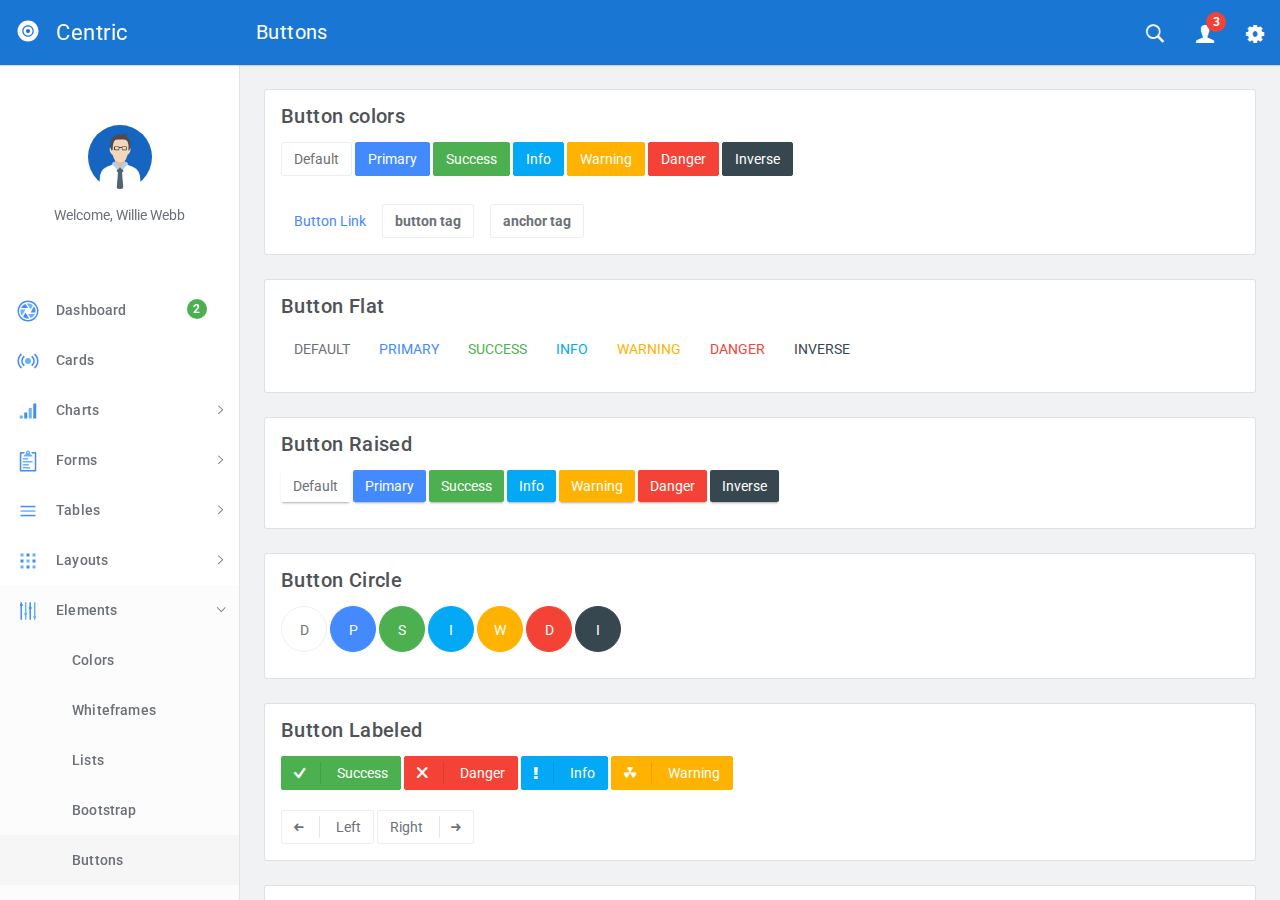
<file: src/buttons.html>
<!DOCTYPE html>
<html lang="en">
  <head>
    <meta charset="utf-8">
    <meta name="viewport" content="width=device-width, initial-scale=1, maximum-scale=1">
    <meta name="description" content="Bootstrap Admin Template">
    <meta name="keywords" content="app, responsive, jquery, bootstrap, dashboard, admin">
    <title>Centric - Bootstrap Admin Template</title>
    <!-- Vendor styles-->
    <!-- build:css(../app) css/vendor.css-->
    <!-- Animate.CSS-->
    <link rel="stylesheet" href="assets/vendor/animate.css/animate.css">
    <!-- Bootstrap-->
    <link rel="stylesheet" href="assets/vendor/bootstrap/dist/css/bootstrap.min.css">
    <!-- Ionicons-->
    <link rel="stylesheet" href="assets/vendor/ionicons/css/ionicons.css">
    <!-- Bluimp Gallery-->
    <link rel="stylesheet" href="assets/vendor/blueimp-gallery/css/blueimp-gallery.css">
    <link rel="stylesheet" href="assets/vendor/blueimp-gallery/css/blueimp-gallery-indicator.css">
    <link rel="stylesheet" href="assets/vendor/blueimp-gallery/css/blueimp-gallery-video.css">
    <!-- Datepicker-->
    <link rel="stylesheet" href="assets/vendor/bootstrap-datepicker/dist/css/bootstrap-datepicker3.css">
    <!-- Rickshaw-->
    <link rel="stylesheet" href="assets/vendor/rickshaw/rickshaw.css">
    <!-- Select2-->
    <link rel="stylesheet" href="assets/vendor/select2/dist/css/select2.css">
    <!-- Clockpicker-->
    <link rel="stylesheet" href="assets/vendor/clockpicker/dist/bootstrap-clockpicker.css">
    <!-- Range Slider-->
    <link rel="stylesheet" href="assets/vendor/nouislider/distribute/nouislider.min.css">
    <!-- ColorPicker-->
    <link rel="stylesheet" href="assets/vendor/mjolnic-bootstrap-colorpicker/dist/css/bootstrap-colorpicker.css">
    <!-- Summernote-->
    <link rel="stylesheet" href="assets/vendor/summernote/dist/summernote.css">
    <!-- Dropzone-->
    <link rel="stylesheet" href="assets/vendor/dropzone/dist/basic.css">
    <link rel="stylesheet" href="assets/vendor/dropzone/dist/dropzone.css">
    <!-- Xeditable-->
    <link rel="stylesheet" href="assets/vendor/x-editable/dist/bootstrap3-editable/css/bootstrap-editable.css">
    <!-- Bootgrid-->
    <link rel="stylesheet" href="assets/vendor/jquery.bootgrid/dist/jquery.bootgrid.css">
    <!-- Datatables-->
    <link rel="stylesheet" href="assets/vendor/datatables/media/css/jquery.dataTables.css">
    <!-- Sweet Alert-->
    <link rel="stylesheet" href="assets/vendor/sweetalert/dist/sweetalert.css">
    <!-- Loaders.CSS-->
    <link rel="stylesheet" href="assets/vendor/loaders.css/loaders.css">
    <!-- Material Floating Button-->
    <link rel="stylesheet" href="assets/vendor/ng-material-floating-button/mfb/dist/mfb.css">
    <!-- Material Colors-->
    <link rel="stylesheet" href="assets/vendor/material-colors/dist/colors.css">
    <!-- endbuild-->
    <!-- Application styles-->
    <link rel="stylesheet" href="assets/css/app.css">
  </head>
  <body class="theme-1">
    <div class="layout-container">
      <!-- top navbar-->
      <header class="header-container">
        <nav>
          <ul class="visible-xs visible-sm">
            <li><a id="sidebar-toggler" href="#" class="menu-link menu-link-slide"><span><em></em></span></a></li>
          </ul>
          <ul class="hidden-xs">
            <li><a id="offcanvas-toggler" href="#" class="menu-link menu-link-slide"><span><em></em></span></a></li>
          </ul>
          <h2 class="header-title">Buttons</h2>
          <ul class="pull-right">
            <li><a id="header-search" href="#" class="ripple"><em class="ion-ios-search-strong"></em></a></li>
            <li class="dropdown"><a href="#" data-toggle="dropdown" class="dropdown-toggle has-badge ripple"><em class="ion-person"></em><sup class="badge bg-danger">3</sup></a>
              <ul class="dropdown-menu dropdown-menu-right md-dropdown-menu">
                <li><a href="profile.html"><em class="ion-home icon-fw"></em>Profile</a></li>
                <li><a href="messages.html"><em class="ion-gear-a icon-fw"></em>Messages</a></li>
                <li role="presentation" class="divider"></li>
                <li><a href="user.login.html"><em class="ion-log-out icon-fw"></em>Logout</a></li>
              </ul>
            </li>
            <li><a id="header-settings" href="#" class="ripple"><em class="ion-gear-b"></em></a></li>
          </ul>
        </nav>
      </header>
      <!-- sidebar-->
      <aside class="sidebar-container">
        <div class="sidebar-header">
          <div class="pull-right pt-lg text-muted hidden"><em class="ion-close-round"></em></div><a href="#" class="sidebar-header-logo"><img src="assets/img/logo.png" data-svg-replace="assets/img/logo.svg" alt="Logo"><span class="sidebar-header-logo-text">Centric</span></a>
        </div>
        <div class="sidebar-content">
          <div class="sidebar-toolbar text-center"><a href=""><img src="assets/img/user/01.jpg" alt="Profile" class="img-circle thumb64"></a>
            <div class="mt">Welcome, Willie Webb</div>
          </div>
          <nav class="sidebar-nav">
            <ul>
              <li><a href="dashboard.html" class="ripple"><span class="pull-right nav-label"><span class="badge bg-success">2</span></span><span class="nav-icon"><img src="" data-svg-replace="assets/img/icons/aperture.svg" alt="MenuItem" class="hidden"></span><span>Dashboard</span></a></li>
              <li><a href="cards.html" class="ripple"><span class="pull-right nav-label"></span><span class="nav-icon"><img src="" data-svg-replace="assets/img/icons/radio-waves.svg" alt="MenuItem" class="hidden"></span><span>Cards</span></a></li>
              <li><a href="#" class="ripple"><span class="pull-right nav-caret"><em class="ion-ios-arrow-right"></em></span><span class="pull-right nav-label"></span><span class="nav-icon"><img src="" data-svg-replace="assets/img/icons/connection-bars.svg" alt="MenuItem" class="hidden"></span><span>Charts</span></a>
                <ul class="sidebar-subnav">
                  <li><a href="flot.html" class="ripple"><span class="pull-right nav-label"></span><span>Flot</span></a></li>
                  <li><a href="radial.html" class="ripple"><span class="pull-right nav-label"></span><span>Radial</span></a></li>
                  <li><a href="rickshaw.html" class="ripple"><span class="pull-right nav-label"></span><span>Rickshaw</span></a></li>
                </ul>
              </li>
              <li><a href="#" class="ripple"><span class="pull-right nav-caret"><em class="ion-ios-arrow-right"></em></span><span class="pull-right nav-label"></span><span class="nav-icon"><img src="" data-svg-replace="assets/img/icons/clipboard.svg" alt="MenuItem" class="hidden"></span><span>Forms</span></a>
                <ul class="sidebar-subnav">
                  <li><a href="forms.classic.html" class="ripple"><span class="pull-right nav-label"></span><span>Classic</span></a></li>
                  <li><a href="validation.html" class="ripple"><span class="pull-right nav-label"></span><span>Validation</span></a></li>
                  <li><a href="forms.advanced.html" class="ripple"><span class="pull-right nav-label"></span><span>Advanced</span></a></li>
                  <li><a href="material.html" class="ripple"><span class="pull-right nav-label"></span><span>Material</span></a></li>
                  <li><a href="editor.html" class="ripple"><span class="pull-right nav-label"></span><span>Editors</span></a></li>
                  <li><a href="dropzone.html" class="ripple"><span class="pull-right nav-label"></span><span>Dropzone</span></a></li>
                  <li><a href="xeditable.html" class="ripple"><span class="pull-right nav-label"></span><span>xEditable</span></a></li>
                  <li><a href="wizard.html" class="ripple"><span class="pull-right nav-label"></span><span>Wizard</span></a></li>
                </ul>
              </li>
              <li><a href="#" class="ripple"><span class="pull-right nav-caret"><em class="ion-ios-arrow-right"></em></span><span class="pull-right nav-label"></span><span class="nav-icon"><img src="" data-svg-replace="assets/img/icons/navicon.svg" alt="MenuItem" class="hidden"></span><span>Tables</span></a>
                <ul id="tables" class="sidebar-subnav">
                  <li><a href="tables.classic.html" class="ripple"><span class="pull-right nav-label"></span><span>Classic</span></a></li>
                  <li><a href="datatable.html" class="ripple"><span class="pull-right nav-label"></span><span>Datatable</span></a></li>
                  <li><a href="bootgrid.html" class="ripple"><span class="pull-right nav-label"></span><span>Bootgrid</span></a></li>
                </ul>
              </li>
              <li><a href="#" class="ripple"><span class="pull-right nav-caret"><em class="ion-ios-arrow-right"></em></span><span class="pull-right nav-label"></span><span class="nav-icon"><img src="" data-svg-replace="assets/img/icons/grid.svg" alt="MenuItem" class="hidden"></span><span>Layouts</span></a>
                <ul id="layouts" class="sidebar-subnav">
                  <li><a href="layouts.columns.html" class="ripple"><span class="pull-right nav-label"></span><span>Columns</span></a></li>
                  <li><a href="layouts.overlap.html" class="ripple"><span class="pull-right nav-label"></span><span>Overlap</span></a></li>
                  <li><a href="layouts.boxed.html" class="ripple"><span class="pull-right nav-label"></span><span>Boxed</span></a></li>
                  <li><a href="layouts.tabs.html" class="ripple"><span class="pull-right nav-label"></span><span>Tabs</span></a></li>
                  <li><a href="layouts.containers.html" class="ripple"><span class="pull-right nav-label"></span><span>Containers</span></a></li>
                </ul>
              </li>
              <li><a href="#" class="ripple"><span class="pull-right nav-caret"><em class="ion-ios-arrow-right"></em></span><span class="pull-right nav-label"></span><span class="nav-icon"><img src="" data-svg-replace="assets/img/icons/levels.svg" alt="MenuItem" class="hidden"></span><span>Elements</span></a>
                <ul id="elements" class="sidebar-subnav">
                  <li><a href="colors.html" class="ripple"><span class="pull-right nav-label"></span><span>Colors</span></a></li>
                  <li><a href="whiteframes.html" class="ripple"><span class="pull-right nav-label"></span><span>Whiteframes</span></a></li>
                  <li><a href="lists.html" class="ripple"><span class="pull-right nav-label"></span><span>Lists</span></a></li>
                  <li><a href="bootstrapui.html" class="ripple"><span class="pull-right nav-label"></span><span>Bootstrap</span></a></li>
                  <li><a href="buttons.html" class="ripple"><span class="pull-right nav-label"></span><span>Buttons</span></a></li>
                  <li><a href="sweetalert.html"><span class="pull-right nav-label"></span><span>Sweet-alert</span></a></li>
                  <li><a href="spinners.html" class="ripple"><span class="pull-right nav-label"></span><span>Spinners</span></a></li>
                  <li><a href="nestable.html" class="ripple"><span class="pull-right nav-label"></span><span>Nestable</span></a></li>
                  <li><a href="grid.html" class="ripple"><span class="pull-right nav-label"></span><span>Grid</span></a></li>
                  <li><a href="grid-masonry.html" class="ripple"><span class="pull-right nav-label"></span><span>Grid Masonry</span></a></li>
                  <li><a href="typography.html" class="ripple"><span class="pull-right nav-label"></span><span>Typography</span></a></li>
                  <li><a href="icons.html" class="ripple"><span class="pull-right nav-label"></span><span>Icons</span></a></li>
                  <li><a href="utilities.html" class="ripple"><span class="pull-right nav-label"></span><span>Utilities</span></a></li>
                </ul>
              </li>
              <li><a href="#" class="ripple"><span class="pull-right nav-caret"><em class="ion-ios-arrow-right"></em></span><span class="pull-right nav-label"></span><span class="nav-icon"><img src="" data-svg-replace="assets/img/icons/planet.svg" alt="MenuItem" class="hidden"></span><span>Maps</span></a>
                <ul id="maps" class="sidebar-subnav">
                  <li><a href="google-map-full.html" class="ripple"><span class="pull-right nav-label"></span><span>Google Maps Full</span></a></li>
                  <li><a href="google-map.html" class="ripple"><span class="pull-right nav-label"></span><span>Google Maps</span></a></li>
                  <li><a href="vector-map.html" class="ripple"><span class="pull-right nav-label"></span><span>Vector Maps</span></a></li>
                  <li><a href="datamaps.html" class="ripple"><span class="pull-right nav-label"></span><span>Datamaps</span></a></li>
                </ul>
              </li>
              <li><a href="#" class="ripple"><span class="pull-right nav-caret"><em class="ion-ios-arrow-right"></em></span><span class="pull-right nav-label"></span><span class="nav-icon"><img src="" data-svg-replace="assets/img/icons/ios-browsers.svg" alt="MenuItem" class="hidden"></span><span>Pages</span></a>
                <ul id="pages" class="sidebar-subnav">
                  <li><a href="timeline.html" class="ripple"><span class="pull-right nav-label"></span><span>Timeline</span></a></li>
                  <li><a href="invoice.html" class="ripple"><span class="pull-right nav-label"></span><span>Invoice</span></a></li>
                  <li><a href="pricing.html" class="ripple"><span class="pull-right nav-label"></span><span>Pricing</span></a></li>
                  <li><a href="contacts.html" class="ripple"><span class="pull-right nav-label"></span><span>Contacts</span></a></li>
                  <li><a href="faq.html" class="ripple"><span class="pull-right nav-label"></span><span>FAQ</span></a></li>
                  <li><a href="projects.html" class="ripple"><span class="pull-right nav-label"></span><span>Projects</span></a></li>
                  <li><a href="blog.html" class="ripple"><span class="pull-right nav-label"></span><span>Blog</span></a></li>
                  <li><a href="blog.article.html" class="ripple"><span class="pull-right nav-label"></span><span>Article</span></a></li>
                  <li><a href="profile.html" class="ripple"><span class="pull-right nav-label"></span><span>Profile</span></a></li>
                  <li><a href="gallery.html" class="ripple"><span class="pull-right nav-label"></span><span>Gallery</span></a></li>
                  <li><a href="wall.html" class="ripple"><span class="pull-right nav-label"></span><span>Wall</span></a></li>
                  <li><a href="search.html" class="ripple"><span class="pull-right nav-label"></span><span>Search</span></a></li>
                  <li><a href="messages.html" class="ripple"><span class="pull-right nav-label"></span><span>Messages Board</span></a></li>
                </ul>
              </li>
              <li><a href="#" class="ripple"><span class="pull-right nav-caret"><em class="ion-ios-arrow-right"></em></span><span class="pull-right nav-label"></span><span class="nav-icon"><img src="" data-svg-replace="assets/img/icons/person-stalker.svg" alt="MenuItem" class="hidden"></span><span>User</span></a>
                <ul id="user" class="sidebar-subnav">
                  <li><a href="login.html" class="ripple"><span class="pull-right nav-label"></span><span>Login</span></a></li>
                  <li><a href="signup.html" class="ripple"><span class="pull-right nav-label"></span><span>Signup</span></a></li>
                  <li><a href="lock.html" class="ripple"><span class="pull-right nav-label"></span><span>Lock</span></a></li>
                  <li><a href="recover.html" class="ripple"><span class="pull-right nav-label"></span><span>Recover</span></a></li>
                </ul>
              </li>
              <li><a href="../../angularjs/" class="ripple"><span class="nav-icon"><em class="ion-android-open"></em></span><span>AngularJS</span></a></li>
            </ul>
          </nav>
        </div>
      </aside>
      <div class="sidebar-layout-obfuscator"></div>
      <!-- Main section-->
      <main class="main-container">
        <!-- Page content-->
        <section>
          <div class="container container-lg">
            <!-- START card-->
            <div class="card">
              <div class="card-body">
                <h5 class="mt0">Button colors</h5>
                <button type="button" class="mb-sm btn btn-default ripple">Default</button>
                <button type="button" class="mb-sm btn btn-primary ripple">Primary</button>
                <button type="button" class="mb-sm btn btn-success ripple">Success</button>
                <button type="button" class="mb-sm btn btn-info ripple">Info</button>
                <button type="button" class="mb-sm btn btn-warning ripple">Warning</button>
                <button type="button" class="mb-sm btn btn-danger ripple">Danger</button>
                <button type="button" class="mb-sm btn btn-inverse ripple">Inverse</button><br><br><a href="#" class="btn btn-link ripple">Button Link</a>
                <button type="button" class="ripple btn btn-default mr"><strong>button tag</strong></button><a href="#" class="btn btn-default ripple"><strong>anchor tag</strong></a>
              </div>
            </div>
            <!-- END card-->
            <!-- START card-->
            <div class="card">
              <div class="card-body">
                <h5 class="mt0">Button Flat</h5>
                <p>
                  <button type="button" class="btn btn-flat btn-default ripple">Default</button>
                  <button type="button" class="btn btn-flat btn-primary ripple">Primary</button>
                  <button type="button" class="btn btn-flat btn-success ripple">Success</button>
                  <button type="button" class="btn btn-flat btn-info ripple">Info</button>
                  <button type="button" class="btn btn-flat btn-warning ripple">Warning</button>
                  <button type="button" class="btn btn-flat btn-danger ripple">Danger</button>
                  <button type="button" class="btn btn-flat btn-inverse ripple">Inverse</button>
                </p>
              </div>
            </div>
            <!-- END card-->
            <!-- START card-->
            <div class="card">
              <div class="card-body">
                <h5 class="mt0">Button Raised</h5>
                <p>
                  <button type="button" class="btn btn-raised btn-default ripple">Default</button>
                  <button type="button" class="btn btn-raised btn-primary ripple">Primary</button>
                  <button type="button" class="btn btn-raised btn-success ripple">Success</button>
                  <button type="button" class="btn btn-raised btn-info ripple">Info</button>
                  <button type="button" class="btn btn-raised btn-warning ripple">Warning</button>
                  <button type="button" class="btn btn-raised btn-danger ripple">Danger</button>
                  <button type="button" class="btn btn-raised btn-inverse ripple">Inverse</button>
                </p>
              </div>
            </div>
            <!-- END card-->
            <!-- START card-->
            <div class="card">
              <div class="card-body">
                <h5 class="mt0">Button Circle</h5>
                <p>
                  <button type="button" class="btn btn-circle btn-default ripple">D</button>
                  <button type="button" class="btn btn-circle btn-primary ripple">P</button>
                  <button type="button" class="btn btn-circle btn-success ripple">S</button>
                  <button type="button" class="btn btn-circle btn-info ripple">I</button>
                  <button type="button" class="btn btn-circle btn-warning ripple">W</button>
                  <button type="button" class="btn btn-circle btn-danger ripple">D</button>
                  <button type="button" class="btn btn-circle btn-inverse ripple">I</button>
                </p>
              </div>
            </div>
            <!-- END card-->
            <!-- START card-->
            <div class="card">
              <div class="card-body">
                <h5 class="mt0">Button Labeled</h5>
                <!-- Success button with label-->
                <button type="button" class="btn btn-labeled btn-success ripple"><span class="btn-label"><i class="ion-checkmark-round"></i></span>Success</button>
                <!-- Danger button with label-->
                <button type="button" class="btn btn-labeled btn-danger ripple"><span class="btn-label"><i class="ion-close-round"></i></span>Danger</button>
                <!-- Info button with label-->
                <button type="button" class="btn btn-labeled btn-info ripple"><span class="btn-label"><i class="ion-alert"></i></span>Info</button>
                <!-- Warning button with label-->
                <button type="button" class="btn btn-labeled btn-warning ripple"><span class="btn-label"><i class="ion-nuclear"></i></span>Warning</button><br><br>
                <!-- Standard button with label-->
                <button type="button" class="btn btn-labeled btn-default ripple"><span class="btn-label"><i class="ion-arrow-left-c"></i></span>Left</button>
                <!-- Standard button with label on the right side-->
                <button type="button" class="btn btn-labeled btn-default ripple">Right<span class="btn-label btn-label-right"><i class="ion-arrow-right-c"></i></span></button>
              </div>
            </div>
            <!-- END card-->
            <!-- START card-->
            <div class="card">
              <div class="card-body">
                <h5 class="mt0">Button sizing</h5>
                <div class="row">
                  <div class="col-md-4">
                    <p>
                      <button type="button" class="btn btn-primary btn-xl ripple">X-Large button</button>
                      <button type="button" class="btn btn-default btn-xl ripple">X-Large button</button>
                    </p>
                  </div>
                  <div class="col-md-4">
                    <p>
                      <button type="button" class="btn btn-primary btn-lg ripple">Large button</button>
                      <button type="button" class="btn btn-default btn-lg ripple">Large button</button>
                    </p>
                    <p>
                      <button type="button" class="btn btn-primary ripple">Default button</button>
                      <button type="button" class="btn btn-default ripple">Default button</button>
                    </p>
                  </div>
                  <div class="col-md-4">
                    <p>
                      <button type="button" class="btn btn-primary btn-sm ripple">Small button</button>
                      <button type="button" class="btn btn-default btn-sm ripple">Small button</button>
                    </p>
                    <p>
                      <button type="button" class="btn btn-primary btn-xs ripple">Extra small button</button>
                      <button type="button" class="btn btn-default btn-xs ripple">Extra small button</button>
                    </p>
                  </div>
                </div>
              </div>
            </div>
            <!-- END card-->
            <!-- START card-->
            <div class="card">
              <div class="card-body">
                <h5 class="mt0">Button group</h5>
                <p></p>
                <div class="btn-group">
                  <button type="button" class="btn btn-default ripple">Left</button>
                  <button type="button" class="btn btn-default ripple">Middle</button>
                  <button type="button" class="btn btn-default ripple">Right</button>
                </div>
                <p></p>
                <p></p>
                <div class="btn-group">
                  <button type="button" class="btn btn-default ripple">1</button>
                  <button type="button" class="btn btn-default ripple">2</button>
                  <button type="button" class="btn btn-default ripple">3</button>
                  <button type="button" class="btn btn-default ripple">4</button>
                </div>
                <div class="btn-group">
                  <button type="button" class="btn btn-default ripple">5</button>
                  <button type="button" class="btn btn-default ripple">6</button>
                  <button type="button" class="btn btn-default ripple">7</button>
                </div>
                <div class="btn-group">
                  <button type="button" class="btn btn-default ripple">8</button>
                </div>
              </div>
            </div>
            <!-- END card-->
            <!-- START card-->
            <div class="card">
              <div class="card-body">
                <h5 class="mt0">Button Pills</h5>
                <p>Pill left</p>
                <p>
                  <button type="button" class="btn btn-pill-left btn-default ripple">Default</button>
                  <button type="button" class="btn btn-pill-left btn-primary ripple">Primary</button>
                  <button type="button" class="btn btn-pill-left btn-success ripple">Success</button>
                  <button type="button" class="btn btn-pill-left btn-info ripple">Info</button>
                  <button type="button" class="btn btn-pill-left btn-warning ripple">Warning</button>
                  <button type="button" class="btn btn-pill-left btn-danger ripple">Danger</button>
                  <button type="button" class="btn btn-pill-left btn-inverse ripple">Inverse</button>
                </p>
                <p>Pill right</p>
                <p>
                  <button type="button" class="btn btn-pill-right btn-default ripple">Default</button>
                  <button type="button" class="btn btn-pill-right btn-primary ripple">Primary</button>
                  <button type="button" class="btn btn-pill-right btn-success ripple">Success</button>
                  <button type="button" class="btn btn-pill-right btn-info ripple">Info</button>
                  <button type="button" class="btn btn-pill-right btn-warning ripple">Warning</button>
                  <button type="button" class="btn btn-pill-right btn-danger ripple">Danger</button>
                  <button type="button" class="btn btn-pill-right btn-inverse ripple">Inverse</button>
                </p>
              </div>
            </div>
            <!-- END card-->
            <!-- START card-->
            <div class="card">
              <div class="card-body">
                <h5 class="mt0">Button Oval</h5>
                <button type="button" class="btn btn-oval btn-default ripple">Default</button>
                <button type="button" class="btn btn-oval btn-primary ripple">Primary</button>
                <button type="button" class="btn btn-oval btn-success ripple">Success</button>
                <button type="button" class="btn btn-oval btn-info ripple">Info</button>
                <button type="button" class="btn btn-oval btn-warning ripple">Warning</button>
                <button type="button" class="btn btn-oval btn-danger ripple">Danger</button>
                <button type="button" class="btn btn-oval btn-inverse ripple">Inverse</button>
              </div>
            </div>
            <!-- END card-->
            <!-- START card-->
            <div class="card">
              <div class="card-body">
                <h5 class="mt0">Button Square</h5>
                <button type="button" class="btn btn-square btn-default ripple">Default</button>
                <button type="button" class="btn btn-square btn-primary ripple">Primary</button>
                <button type="button" class="btn btn-square btn-success ripple">Success</button>
                <button type="button" class="btn btn-square btn-info ripple">Info</button>
                <button type="button" class="btn btn-square btn-warning ripple">Warning</button>
                <button type="button" class="btn btn-square btn-danger ripple">Danger</button>
                <button type="button" class="btn btn-square btn-inverse ripple">Inverse</button>
              </div>
            </div>
            <!-- END card-->
            <!-- START card-->
            <div class="card">
              <div class="card-body">
                <h5 class="mt0">Button dropdown</h5>
                          <!-- START button group-->
                          <div class="btn-group mb-sm">
                            <button type="button" data-toggle="dropdown" class="btn dropdown-toggle ripple btn-default">default<span class="caret"></span>
                            </button>
                            <ul role="menu" class="dropdown-menu">
                              <li><a href="#">Action</a></li>
                              <li><a href="#">Another action</a></li>
                              <li><a href="#">Something else here</a></li>
                              <li class="divider"></li>
                              <li><a href="#">Separated link</a></li>
                            </ul>
                          </div>
                          <!-- END button group-->
                          <!-- START button group-->
                          <div class="btn-group mb-sm">
                            <button type="button" data-toggle="dropdown" class="btn dropdown-toggle ripple btn-primary">primary<span class="caret"></span>
                            </button>
                            <ul role="menu" class="dropdown-menu">
                              <li><a href="#">Action</a></li>
                              <li><a href="#">Another action</a></li>
                              <li><a href="#">Something else here</a></li>
                              <li class="divider"></li>
                              <li><a href="#">Separated link</a></li>
                            </ul>
                          </div>
                          <!-- END button group-->
                          <!-- START button group-->
                          <div class="btn-group mb-sm">
                            <button type="button" data-toggle="dropdown" class="btn dropdown-toggle ripple btn-success">success<span class="caret"></span>
                            </button>
                            <ul role="menu" class="dropdown-menu">
                              <li><a href="#">Action</a></li>
                              <li><a href="#">Another action</a></li>
                              <li><a href="#">Something else here</a></li>
                              <li class="divider"></li>
                              <li><a href="#">Separated link</a></li>
                            </ul>
                          </div>
                          <!-- END button group-->
                          <!-- START button group-->
                          <div class="btn-group mb-sm">
                            <button type="button" data-toggle="dropdown" class="btn dropdown-toggle ripple btn-info">info<span class="caret"></span>
                            </button>
                            <ul role="menu" class="dropdown-menu">
                              <li><a href="#">Action</a></li>
                              <li><a href="#">Another action</a></li>
                              <li><a href="#">Something else here</a></li>
                              <li class="divider"></li>
                              <li><a href="#">Separated link</a></li>
                            </ul>
                          </div>
                          <!-- END button group-->
                          <!-- START button group-->
                          <div class="btn-group mb-sm">
                            <button type="button" data-toggle="dropdown" class="btn dropdown-toggle ripple btn-warning">warning<span class="caret"></span>
                            </button>
                            <ul role="menu" class="dropdown-menu">
                              <li><a href="#">Action</a></li>
                              <li><a href="#">Another action</a></li>
                              <li><a href="#">Something else here</a></li>
                              <li class="divider"></li>
                              <li><a href="#">Separated link</a></li>
                            </ul>
                          </div>
                          <!-- END button group-->
                          <!-- START button group-->
                          <div class="btn-group mb-sm">
                            <button type="button" data-toggle="dropdown" class="btn dropdown-toggle ripple btn-danger">danger<span class="caret"></span>
                            </button>
                            <ul role="menu" class="dropdown-menu">
                              <li><a href="#">Action</a></li>
                              <li><a href="#">Another action</a></li>
                              <li><a href="#">Something else here</a></li>
                              <li class="divider"></li>
                              <li><a href="#">Separated link</a></li>
                            </ul>
                          </div>
                          <!-- END button group-->
                          <!-- START button group-->
                          <div class="btn-group mb-sm">
                            <button type="button" data-toggle="dropdown" class="btn dropdown-toggle ripple btn-inverse">inverse<span class="caret"></span>
                            </button>
                            <ul role="menu" class="dropdown-menu">
                              <li><a href="#">Action</a></li>
                              <li><a href="#">Another action</a></li>
                              <li><a href="#">Something else here</a></li>
                              <li class="divider"></li>
                              <li><a href="#">Separated link</a></li>
                            </ul>
                          </div>
                          <!-- END button group-->
              </div>
            </div>
            <!-- END card-->
            <!-- START card-->
            <div class="card">
              <div class="card-body">
                <h5 class="mt0 ellipsis">Split button dropdown</h5>
                          <!-- START button group-->
                          <div class="btn-group">
                            <button type="button" class="btn ripple btn-default">Action</button>
                            <button type="button" data-toggle="dropdown" class="btn dropdown-toggle ripple btn-default"><span class="caret"></span><span class="sr-only">default</span></button>
                            <ul role="menu" class="dropdown-menu">
                              <li><a href="#">Action</a></li>
                              <li><a href="#">Another action</a></li>
                              <li><a href="#">Something else here</a></li>
                              <li class="divider"></li>
                              <li><a href="#">Separated link</a></li>
                            </ul>
                          </div>
                          <!-- END button group-->
                          <!-- START button group-->
                          <div class="btn-group">
                            <button type="button" class="btn ripple btn-primary">Action</button>
                            <button type="button" data-toggle="dropdown" class="btn dropdown-toggle ripple btn-primary"><span class="caret"></span><span class="sr-only">primary</span></button>
                            <ul role="menu" class="dropdown-menu">
                              <li><a href="#">Action</a></li>
                              <li><a href="#">Another action</a></li>
                              <li><a href="#">Something else here</a></li>
                              <li class="divider"></li>
                              <li><a href="#">Separated link</a></li>
                            </ul>
                          </div>
                          <!-- END button group-->
                          <!-- START button group-->
                          <div class="btn-group">
                            <button type="button" class="btn ripple btn-success">Action</button>
                            <button type="button" data-toggle="dropdown" class="btn dropdown-toggle ripple btn-success"><span class="caret"></span><span class="sr-only">success</span></button>
                            <ul role="menu" class="dropdown-menu">
                              <li><a href="#">Action</a></li>
                              <li><a href="#">Another action</a></li>
                              <li><a href="#">Something else here</a></li>
                              <li class="divider"></li>
                              <li><a href="#">Separated link</a></li>
                            </ul>
                          </div>
                          <!-- END button group-->
                          <!-- START button group-->
                          <div class="btn-group">
                            <button type="button" class="btn ripple btn-info">Action</button>
                            <button type="button" data-toggle="dropdown" class="btn dropdown-toggle ripple btn-info"><span class="caret"></span><span class="sr-only">info</span></button>
                            <ul role="menu" class="dropdown-menu">
                              <li><a href="#">Action</a></li>
                              <li><a href="#">Another action</a></li>
                              <li><a href="#">Something else here</a></li>
                              <li class="divider"></li>
                              <li><a href="#">Separated link</a></li>
                            </ul>
                          </div>
                          <!-- END button group-->
                          <!-- START button group-->
                          <div class="btn-group">
                            <button type="button" class="btn ripple btn-warning">Action</button>
                            <button type="button" data-toggle="dropdown" class="btn dropdown-toggle ripple btn-warning"><span class="caret"></span><span class="sr-only">warning</span></button>
                            <ul role="menu" class="dropdown-menu">
                              <li><a href="#">Action</a></li>
                              <li><a href="#">Another action</a></li>
                              <li><a href="#">Something else here</a></li>
                              <li class="divider"></li>
                              <li><a href="#">Separated link</a></li>
                            </ul>
                          </div>
                          <!-- END button group-->
                          <!-- START button group-->
                          <div class="btn-group">
                            <button type="button" class="btn ripple btn-danger">Action</button>
                            <button type="button" data-toggle="dropdown" class="btn dropdown-toggle ripple btn-danger"><span class="caret"></span><span class="sr-only">danger</span></button>
                            <ul role="menu" class="dropdown-menu">
                              <li><a href="#">Action</a></li>
                              <li><a href="#">Another action</a></li>
                              <li><a href="#">Something else here</a></li>
                              <li class="divider"></li>
                              <li><a href="#">Separated link</a></li>
                            </ul>
                          </div>
                          <!-- END button group-->
                          <!-- START button group-->
                          <div class="btn-group">
                            <button type="button" class="btn ripple btn-inverse">Action</button>
                            <button type="button" data-toggle="dropdown" class="btn dropdown-toggle ripple btn-inverse"><span class="caret"></span><span class="sr-only">inverse</span></button>
                            <ul role="menu" class="dropdown-menu">
                              <li><a href="#">Action</a></li>
                              <li><a href="#">Another action</a></li>
                              <li><a href="#">Something else here</a></li>
                              <li class="divider"></li>
                              <li><a href="#">Separated link</a></li>
                            </ul>
                          </div>
                          <!-- END button group-->
              </div>
            </div>
            <!-- END card-->
          </div>
        </section>
        <!-- Page footer-->
        <footer><span>2017 - Centric app.</span></footer>
      </main>
    </div>
    <!-- Search template-->
    <div tabindex="-1" role="dialog" class="modal modal-top fade modal-search">
      <div class="modal-dialog">
        <div class="modal-content">
          <div class="modal-body">
            <div class="pull-left">
              <button type="button" data-dismiss="modal" class="btn btn-flat"><em class="ion-arrow-left-c icon-24"></em></button>
            </div>
            <div class="pull-right">
              <button type="button" class="btn btn-flat"><em class="ion-android-microphone icon-24"></em></button>
            </div>
            <form action="#" class="oh">
              <div class="mda-form-control pt0">
                <input type="text" placeholder="Search.." data-localize="header.SEARCH" class="form-control header-input-search">
                <div class="mda-form-control-line"></div>
              </div>
            </form>
          </div>
        </div>
      </div>
    </div>
    <!-- End Search template-->
    <!-- Settings template-->
    <div tabindex="-1" role="dialog" class="modal-settings modal modal-right fade">
      <div class="modal-dialog modal-lg">
        <div class="modal-content">
          <div class="modal-header">
            <div data-dismiss="modal" class="pull-right clickable"><em class="ion-close-round text-soft"></em></div>
            <h4 class="modal-title"><span>Settings</span></h4>
          </div>
          <div class="modal-body">
            <div class="clearfix mb">
              <div class="pull-left wd-tiny mb">
                <div class="setting-color">
                  <label class="preview-theme-1">
                    <input type="radio" checked="checked" name="setting-theme" value="0"><span class="ion-checkmark-round"></span>
                    <div class="t-grid">
                      <div class="t-row">
                        <div class="t-col preview-header"></div>
                        <div class="t-col preview-sidebar"></div>
                        <div class="t-col preview-content"></div>
                      </div>
                    </div>
                  </label>
                </div>
              </div>
              <div class="pull-left wd-tiny mb">
                <div class="setting-color">
                  <label class="preview-theme-2">
                    <input type="radio" name="setting-theme" value="1"><span class="ion-checkmark-round"></span>
                    <div class="t-grid">
                      <div class="t-row">
                        <div class="t-col preview-header"></div>
                        <div class="t-col preview-sidebar"></div>
                        <div class="t-col preview-content"></div>
                      </div>
                    </div>
                  </label>
                </div>
              </div>
              <div class="pull-left wd-tiny mb">
                <div class="setting-color">
                  <label class="preview-theme-3">
                    <input type="radio" name="setting-theme" value="2"><span class="ion-checkmark-round"></span>
                    <div class="t-grid">
                      <div class="t-row">
                        <div class="t-col preview-header"></div>
                        <div class="t-col preview-sidebar"></div>
                        <div class="t-col preview-content"></div>
                      </div>
                    </div>
                  </label>
                </div>
              </div>
              <div class="pull-left wd-tiny mb">
                <div class="setting-color">
                  <label class="preview-theme-4">
                    <input type="radio" name="setting-theme" value="3"><span class="ion-checkmark-round"></span>
                    <div class="t-grid">
                      <div class="t-row">
                        <div class="t-col preview-header"></div>
                        <div class="t-col preview-sidebar"></div>
                        <div class="t-col preview-content"></div>
                      </div>
                    </div>
                  </label>
                </div>
              </div>
              <div class="pull-left wd-tiny mb">
                <div class="setting-color">
                  <label class="preview-theme-5">
                    <input type="radio" name="setting-theme" value="4"><span class="ion-checkmark-round"></span>
                    <div class="t-grid">
                      <div class="t-row">
                        <div class="t-col preview-header"></div>
                        <div class="t-col preview-sidebar"></div>
                        <div class="t-col preview-content"></div>
                      </div>
                    </div>
                  </label>
                </div>
              </div>
              <div class="pull-left wd-tiny mb">
                <div class="setting-color">
                  <label class="preview-theme-6">
                    <input type="radio" name="setting-theme" value="5"><span class="ion-checkmark-round"></span>
                    <div class="t-grid">
                      <div class="t-row">
                        <div class="t-col preview-header"></div>
                        <div class="t-col preview-sidebar"></div>
                        <div class="t-col preview-content"></div>
                      </div>
                    </div>
                  </label>
                </div>
              </div>
              <div class="pull-left wd-tiny mb">
                <div class="setting-color">
                  <label class="preview-theme-7">
                    <input type="radio" name="setting-theme" value="6"><span class="ion-checkmark-round"></span>
                    <div class="t-grid">
                      <div class="t-row">
                        <div class="t-col preview-header"></div>
                        <div class="t-col preview-sidebar"></div>
                        <div class="t-col preview-content"></div>
                      </div>
                    </div>
                  </label>
                </div>
              </div>
              <div class="pull-left wd-tiny mb">
                <div class="setting-color">
                  <label class="preview-theme-8">
                    <input type="radio" name="setting-theme" value="7"><span class="ion-checkmark-round"></span>
                    <div class="t-grid">
                      <div class="t-row">
                        <div class="t-col preview-header"></div>
                        <div class="t-col preview-sidebar"></div>
                        <div class="t-col preview-content"></div>
                      </div>
                    </div>
                  </label>
                </div>
              </div>
              <div class="pull-left wd-tiny mb">
                <div class="setting-color">
                  <label class="preview-theme-9">
                    <input type="radio" name="setting-theme" value="8"><span class="ion-checkmark-round"></span>
                    <div class="t-grid">
                      <div class="t-row">
                        <div class="t-col preview-header"></div>
                        <div class="t-col preview-sidebar"></div>
                        <div class="t-col preview-content"></div>
                      </div>
                    </div>
                  </label>
                </div>
              </div>
            </div>
            <hr>
            <p>
              <label class="mda-checkbox">
                <input id="sidebar-showheader" type="checkbox" checked=""><em class="bg-indigo-500"></em>Sidebar header
              </label>
            </p>
            <p>
              <label class="mda-checkbox">
                <input id="sidebar-showtoolbar" type="checkbox" checked=""><em class="bg-indigo-500"></em>Sidebar toolbar
              </label>
            </p>
            <p>
              <label class="mda-checkbox">
                <input id="sidebar-offcanvas" type="checkbox"><em class="bg-indigo-500"></em>Sidebar offcanvas
              </label>
            </p>
            <hr>
            <p>Navigation icon</p>
            <p>
              <label class="mda-radio">
                <input type="radio" name="headerMenulink" value="menu-link-close"><em class="bg-indigo-500"></em>Close icon
              </label>
            </p>
            <p>
              <label class="mda-radio">
                <input type="radio" checked="" name="headerMenulink" value="menu-link-slide"><em class="bg-indigo-500"></em>Slide arrow
              </label>
            </p>
            <p>
              <label class="mda-radio">
                <input type="radio" name="headerMenulink" value="menu-link-arrow"><em class="bg-indigo-500"></em>Big arrow
              </label>
            </p>
            <hr>
            <button type="button" data-toggle-fullscreen="" class="btn btn-default btn-raised">Toggle fullscreen</button>
            <hr>
            <p>Change language</p>
            <!-- START Language list-->
            <div class="btn-group">
              <button type="button" data-toggle="dropdown" class="btn btn-default btn-block btn-raised">English</button>
              <ul role="menu" class="dropdown-menu dropdown-menu-right animated fadeInUpShort">
                <li><a href="#" data-set-lang="en">English</a></li>
                <li><a href="#" data-set-lang="es">Spanish</a></li>
              </ul>
            </div>
            <!-- END Language list-->
          </div>
        </div>
      </div>
    </div>
    <!-- End Settings template-->
    <!-- Google Maps API-->
    <script type="text/javascript" src="http://maps.google.com/maps/api/js?key=AIzaSyD_MleSHludEfiKUi1CCyumkv74Pm4u8Is"></script>
    <!-- build:js(../app) js/vendor.js-->
    <!-- Modernizr-->
    <script src="assets/vendor/modernizr/modernizr.custom.js"></script>
    <!-- jQuery-->
    <script src="assets/vendor/jquery/dist/jquery.js"></script>
    <!-- Bootstrap-->
    <script src="assets/vendor/bootstrap/dist/js/bootstrap.js"></script>
    <!-- jQuery Browser-->
    <script src="assets/vendor/jquery.browser/dist/jquery.browser.js"></script>
    <!-- Material Colors-->
    <script src="assets/vendor/material-colors/dist/colors.js"></script>
    <!-- Bootstrap Filestyle-->
    <script src="assets/vendor/bootstrap-filestyle/src/bootstrap-filestyle.js"></script>
    <!-- Flot charts-->
    <script src="assets/vendor/flot/jquery.flot.js"></script>
    <script src="assets/vendor/flot/jquery.flot.categories.js"></script>
    <script src="assets/vendor/flot-spline/js/jquery.flot.spline.js"></script>
    <script src="assets/vendor/flot.tooltip/js/jquery.flot.tooltip.js"></script>
    <script src="assets/vendor/flot/jquery.flot.resize.js"></script>
    <script src="assets/vendor/flot/jquery.flot.pie.js"></script>
    <script src="assets/vendor/flot/jquery.flot.time.js"></script>
    <script src="assets/vendor/sidebysideimproved/jquery.flot.orderBars.js"></script>
    <!-- jVector Maps-->
    <script src="assets/vendor/ika.jvectormap/jquery-jvectormap-1.2.2.min.js"></script>
    <script src="assets/vendor/ika.jvectormap/jquery-jvectormap-us-mill-en.js"></script>
    <script src="assets/vendor/ika.jvectormap/jquery-jvectormap-world-mill-en.js"></script>
    <!-- Easypie Charts-->
    <script src="assets/vendor/jquery.easy-pie-chart/dist/jquery.easypiechart.js"></script>
    <!-- Screenfull-->
    <script src="assets/vendor/screenfull/dist/screenfull.js"></script>
    <!-- Sparkline-->
    <script src="assets/vendor/sparkline/index.js"></script>
    <!-- Datepicker-->
    <script src="assets/vendor/bootstrap-datepicker/js/bootstrap-datepicker.js"></script>
    <!-- jQuery Knob charts-->
    <script src="assets/vendor/jquery-knob/js/jquery.knob.js"></script>
    <!-- Rickshaw-->
    <script src="assets/vendor/d3/d3.js"></script>
    <script src="assets/vendor/rickshaw/rickshaw.js"></script>
    <!-- jQuery Form Validation-->
    <script src="assets/vendor/jquery-validation/dist/jquery.validate.js"></script>
    <script src="assets/vendor/jquery-validation/dist/additional-methods.js"></script>
    <!-- JQUERY STEPS-->
    <script src="assets/vendor/jquery.steps/build/jquery.steps.js"></script>
    <!-- Select2-->
    <script src="assets/vendor/select2/dist/js/select2.js"></script>
    <!-- Clockpicker-->
    <script src="assets/vendor/clockpicker/dist/bootstrap-clockpicker.js"></script>
    <!-- Range Slider-->
    <script src="assets/vendor/nouislider/distribute/nouislider.js"></script>
    <!-- ColorPicker-->
    <script src="assets/vendor/mjolnic-bootstrap-colorpicker/dist/js/bootstrap-colorpicker.js"></script>
    <!-- Summernote-->
    <script src="assets/vendor/summernote/dist/summernote.js"></script>
    <!-- Dropzone-->
    <script src="assets/vendor/dropzone/dist/dropzone.js"></script>
    <!-- Xeditable-->
    <script src="assets/vendor/x-editable/dist/bootstrap3-editable/js/bootstrap-editable.js"></script>
    <!-- Momentjs-->
    <script src="assets/vendor/moment/min/moment-with-locales.js"></script>
    <!-- Google Maps-->
    <script src="assets/vendor/gmaps/gmaps.js"></script>
    <!-- Bootgrid-->
    <script src="assets/vendor/jquery.bootgrid/dist/jquery.bootgrid.js"></script>
    <script src="assets/vendor/jquery.bootgrid/dist/jquery.bootgrid.fa.js"></script>
    <!-- Datatables-->
    <script src="assets/vendor/datatables/media/js/jquery.dataTables.js"></script>
    <!-- Nestable-->
    <script src="assets/vendor/nestable/jquery.nestable.js"></script>
    <!-- Sweet Alert-->
    <script src="assets/vendor/sweetalert/dist/sweetalert-dev.js"></script>
    <!-- Masonry-->
    <script src="assets/vendor/masonry/dist/masonry.pkgd.js"></script>
    <!-- Images Loaded-->
    <script src="assets/vendor/imagesloaded/imagesloaded.pkgd.js"></script>
    <!-- Loaders.CSS-->
    <script src="assets/vendor/loaders.css/loaders.css.js"></script>
    <!-- jQuery Localize-->
    <script src="assets/vendor/jquery-localize-i18n/dist/jquery.localize.js"></script>
    <!-- Blueimp Gallery-->
    <script src="assets/vendor/blueimp-gallery/js/blueimp-helper.js"></script>
    <script src="assets/vendor/blueimp-gallery/js/blueimp-gallery.js"></script>
    <script src="assets/vendor/blueimp-gallery/js/blueimp-gallery-fullscreen.js"></script>
    <script src="assets/vendor/blueimp-gallery/js/blueimp-gallery-indicator.js"></script>
    <script src="assets/vendor/blueimp-gallery/js/blueimp-gallery-video.js"></script>
    <script src="assets/vendor/blueimp-gallery/js/blueimp-gallery-vimeo.js"></script>
    <script src="assets/vendor/blueimp-gallery/js/blueimp-gallery-youtube.js"></script>
    <script src="assets/vendor/blueimp-gallery/js/jquery.blueimp-gallery.js"></script>
    <!-- Datamaps-->
    <script src="assets/vendor/topojson/topojson.min.js"></script>
    <script src="assets/vendor/datamaps/dist/datamaps.all.js"></script>
    <!-- endbuild-->
    <!-- App script-->
    <script src="assets/js/app.js"></script>
  </body>
</html>
</file>
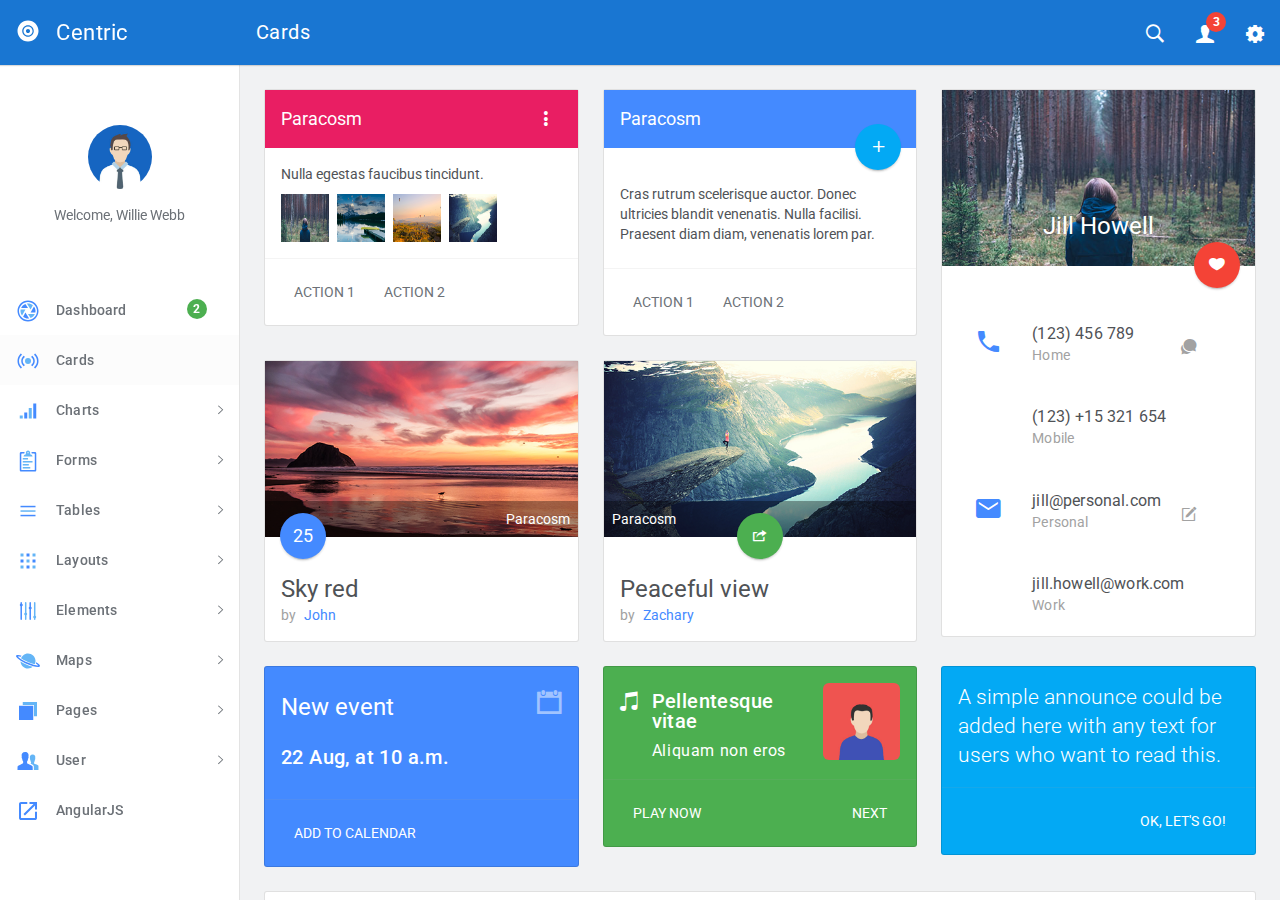
<file: src/cards.html>
<!DOCTYPE html>
<html lang="en">
  <head>
    <meta charset="utf-8">
    <meta name="viewport" content="width=device-width, initial-scale=1, maximum-scale=1">
    <meta name="description" content="Bootstrap Admin Template">
    <meta name="keywords" content="app, responsive, jquery, bootstrap, dashboard, admin">
    <title>Centric - Bootstrap Admin Template</title>
    <!-- Vendor styles-->
    <!-- build:css(../app) css/vendor.css-->
    <!-- Animate.CSS-->
    <link rel="stylesheet" href="assets/vendor/animate.css/animate.css">
    <!-- Bootstrap-->
    <link rel="stylesheet" href="assets/vendor/bootstrap/dist/css/bootstrap.min.css">
    <!-- Ionicons-->
    <link rel="stylesheet" href="assets/vendor/ionicons/css/ionicons.css">
    <!-- Bluimp Gallery-->
    <link rel="stylesheet" href="assets/vendor/blueimp-gallery/css/blueimp-gallery.css">
    <link rel="stylesheet" href="assets/vendor/blueimp-gallery/css/blueimp-gallery-indicator.css">
    <link rel="stylesheet" href="assets/vendor/blueimp-gallery/css/blueimp-gallery-video.css">
    <!-- Datepicker-->
    <link rel="stylesheet" href="assets/vendor/bootstrap-datepicker/dist/css/bootstrap-datepicker3.css">
    <!-- Rickshaw-->
    <link rel="stylesheet" href="assets/vendor/rickshaw/rickshaw.css">
    <!-- Select2-->
    <link rel="stylesheet" href="assets/vendor/select2/dist/css/select2.css">
    <!-- Clockpicker-->
    <link rel="stylesheet" href="assets/vendor/clockpicker/dist/bootstrap-clockpicker.css">
    <!-- Range Slider-->
    <link rel="stylesheet" href="assets/vendor/nouislider/distribute/nouislider.min.css">
    <!-- ColorPicker-->
    <link rel="stylesheet" href="assets/vendor/mjolnic-bootstrap-colorpicker/dist/css/bootstrap-colorpicker.css">
    <!-- Summernote-->
    <link rel="stylesheet" href="assets/vendor/summernote/dist/summernote.css">
    <!-- Dropzone-->
    <link rel="stylesheet" href="assets/vendor/dropzone/dist/basic.css">
    <link rel="stylesheet" href="assets/vendor/dropzone/dist/dropzone.css">
    <!-- Xeditable-->
    <link rel="stylesheet" href="assets/vendor/x-editable/dist/bootstrap3-editable/css/bootstrap-editable.css">
    <!-- Bootgrid-->
    <link rel="stylesheet" href="assets/vendor/jquery.bootgrid/dist/jquery.bootgrid.css">
    <!-- Datatables-->
    <link rel="stylesheet" href="assets/vendor/datatables/media/css/jquery.dataTables.css">
    <!-- Sweet Alert-->
    <link rel="stylesheet" href="assets/vendor/sweetalert/dist/sweetalert.css">
    <!-- Loaders.CSS-->
    <link rel="stylesheet" href="assets/vendor/loaders.css/loaders.css">
    <!-- Material Floating Button-->
    <link rel="stylesheet" href="assets/vendor/ng-material-floating-button/mfb/dist/mfb.css">
    <!-- Material Colors-->
    <link rel="stylesheet" href="assets/vendor/material-colors/dist/colors.css">
    <!-- endbuild-->
    <!-- Application styles-->
    <link rel="stylesheet" href="assets/css/app.css">
  </head>
  <body class="theme-1">
    <div class="layout-container">
      <!-- top navbar-->
      <header class="header-container">
        <nav>
          <ul class="visible-xs visible-sm">
            <li><a id="sidebar-toggler" href="#" class="menu-link menu-link-slide"><span><em></em></span></a></li>
          </ul>
          <ul class="hidden-xs">
            <li><a id="offcanvas-toggler" href="#" class="menu-link menu-link-slide"><span><em></em></span></a></li>
          </ul>
          <h2 class="header-title">Cards</h2>
          <ul class="pull-right">
            <li><a id="header-search" href="#" class="ripple"><em class="ion-ios-search-strong"></em></a></li>
            <li class="dropdown"><a href="#" data-toggle="dropdown" class="dropdown-toggle has-badge ripple"><em class="ion-person"></em><sup class="badge bg-danger">3</sup></a>
              <ul class="dropdown-menu dropdown-menu-right md-dropdown-menu">
                <li><a href="profile.html"><em class="ion-home icon-fw"></em>Profile</a></li>
                <li><a href="messages.html"><em class="ion-gear-a icon-fw"></em>Messages</a></li>
                <li role="presentation" class="divider"></li>
                <li><a href="user.login.html"><em class="ion-log-out icon-fw"></em>Logout</a></li>
              </ul>
            </li>
            <li><a id="header-settings" href="#" class="ripple"><em class="ion-gear-b"></em></a></li>
          </ul>
        </nav>
      </header>
      <!-- sidebar-->
      <aside class="sidebar-container">
        <div class="sidebar-header">
          <div class="pull-right pt-lg text-muted hidden"><em class="ion-close-round"></em></div><a href="#" class="sidebar-header-logo"><img src="assets/img/logo.png" data-svg-replace="assets/img/logo.svg" alt="Logo"><span class="sidebar-header-logo-text">Centric</span></a>
        </div>
        <div class="sidebar-content">
          <div class="sidebar-toolbar text-center"><a href=""><img src="assets/img/user/01.jpg" alt="Profile" class="img-circle thumb64"></a>
            <div class="mt">Welcome, Willie Webb</div>
          </div>
          <nav class="sidebar-nav">
            <ul>
              <li><a href="dashboard.html" class="ripple"><span class="pull-right nav-label"><span class="badge bg-success">2</span></span><span class="nav-icon"><img src="" data-svg-replace="assets/img/icons/aperture.svg" alt="MenuItem" class="hidden"></span><span>Dashboard</span></a></li>
              <li><a href="cards.html" class="ripple"><span class="pull-right nav-label"></span><span class="nav-icon"><img src="" data-svg-replace="assets/img/icons/radio-waves.svg" alt="MenuItem" class="hidden"></span><span>Cards</span></a></li>
              <li><a href="#" class="ripple"><span class="pull-right nav-caret"><em class="ion-ios-arrow-right"></em></span><span class="pull-right nav-label"></span><span class="nav-icon"><img src="" data-svg-replace="assets/img/icons/connection-bars.svg" alt="MenuItem" class="hidden"></span><span>Charts</span></a>
                <ul class="sidebar-subnav">
                  <li><a href="flot.html" class="ripple"><span class="pull-right nav-label"></span><span>Flot</span></a></li>
                  <li><a href="radial.html" class="ripple"><span class="pull-right nav-label"></span><span>Radial</span></a></li>
                  <li><a href="rickshaw.html" class="ripple"><span class="pull-right nav-label"></span><span>Rickshaw</span></a></li>
                </ul>
              </li>
              <li><a href="#" class="ripple"><span class="pull-right nav-caret"><em class="ion-ios-arrow-right"></em></span><span class="pull-right nav-label"></span><span class="nav-icon"><img src="" data-svg-replace="assets/img/icons/clipboard.svg" alt="MenuItem" class="hidden"></span><span>Forms</span></a>
                <ul class="sidebar-subnav">
                  <li><a href="forms.classic.html" class="ripple"><span class="pull-right nav-label"></span><span>Classic</span></a></li>
                  <li><a href="validation.html" class="ripple"><span class="pull-right nav-label"></span><span>Validation</span></a></li>
                  <li><a href="forms.advanced.html" class="ripple"><span class="pull-right nav-label"></span><span>Advanced</span></a></li>
                  <li><a href="material.html" class="ripple"><span class="pull-right nav-label"></span><span>Material</span></a></li>
                  <li><a href="editor.html" class="ripple"><span class="pull-right nav-label"></span><span>Editors</span></a></li>
                  <li><a href="dropzone.html" class="ripple"><span class="pull-right nav-label"></span><span>Dropzone</span></a></li>
                  <li><a href="xeditable.html" class="ripple"><span class="pull-right nav-label"></span><span>xEditable</span></a></li>
                  <li><a href="wizard.html" class="ripple"><span class="pull-right nav-label"></span><span>Wizard</span></a></li>
                </ul>
              </li>
              <li><a href="#" class="ripple"><span class="pull-right nav-caret"><em class="ion-ios-arrow-right"></em></span><span class="pull-right nav-label"></span><span class="nav-icon"><img src="" data-svg-replace="assets/img/icons/navicon.svg" alt="MenuItem" class="hidden"></span><span>Tables</span></a>
                <ul id="tables" class="sidebar-subnav">
                  <li><a href="tables.classic.html" class="ripple"><span class="pull-right nav-label"></span><span>Classic</span></a></li>
                  <li><a href="datatable.html" class="ripple"><span class="pull-right nav-label"></span><span>Datatable</span></a></li>
                  <li><a href="bootgrid.html" class="ripple"><span class="pull-right nav-label"></span><span>Bootgrid</span></a></li>
                </ul>
              </li>
              <li><a href="#" class="ripple"><span class="pull-right nav-caret"><em class="ion-ios-arrow-right"></em></span><span class="pull-right nav-label"></span><span class="nav-icon"><img src="" data-svg-replace="assets/img/icons/grid.svg" alt="MenuItem" class="hidden"></span><span>Layouts</span></a>
                <ul id="layouts" class="sidebar-subnav">
                  <li><a href="layouts.columns.html" class="ripple"><span class="pull-right nav-label"></span><span>Columns</span></a></li>
                  <li><a href="layouts.overlap.html" class="ripple"><span class="pull-right nav-label"></span><span>Overlap</span></a></li>
                  <li><a href="layouts.boxed.html" class="ripple"><span class="pull-right nav-label"></span><span>Boxed</span></a></li>
                  <li><a href="layouts.tabs.html" class="ripple"><span class="pull-right nav-label"></span><span>Tabs</span></a></li>
                  <li><a href="layouts.containers.html" class="ripple"><span class="pull-right nav-label"></span><span>Containers</span></a></li>
                </ul>
              </li>
              <li><a href="#" class="ripple"><span class="pull-right nav-caret"><em class="ion-ios-arrow-right"></em></span><span class="pull-right nav-label"></span><span class="nav-icon"><img src="" data-svg-replace="assets/img/icons/levels.svg" alt="MenuItem" class="hidden"></span><span>Elements</span></a>
                <ul id="elements" class="sidebar-subnav">
                  <li><a href="colors.html" class="ripple"><span class="pull-right nav-label"></span><span>Colors</span></a></li>
                  <li><a href="whiteframes.html" class="ripple"><span class="pull-right nav-label"></span><span>Whiteframes</span></a></li>
                  <li><a href="lists.html" class="ripple"><span class="pull-right nav-label"></span><span>Lists</span></a></li>
                  <li><a href="bootstrapui.html" class="ripple"><span class="pull-right nav-label"></span><span>Bootstrap</span></a></li>
                  <li><a href="buttons.html" class="ripple"><span class="pull-right nav-label"></span><span>Buttons</span></a></li>
                  <li><a href="sweetalert.html"><span class="pull-right nav-label"></span><span>Sweet-alert</span></a></li>
                  <li><a href="spinners.html" class="ripple"><span class="pull-right nav-label"></span><span>Spinners</span></a></li>
                  <li><a href="nestable.html" class="ripple"><span class="pull-right nav-label"></span><span>Nestable</span></a></li>
                  <li><a href="grid.html" class="ripple"><span class="pull-right nav-label"></span><span>Grid</span></a></li>
                  <li><a href="grid-masonry.html" class="ripple"><span class="pull-right nav-label"></span><span>Grid Masonry</span></a></li>
                  <li><a href="typography.html" class="ripple"><span class="pull-right nav-label"></span><span>Typography</span></a></li>
                  <li><a href="icons.html" class="ripple"><span class="pull-right nav-label"></span><span>Icons</span></a></li>
                  <li><a href="utilities.html" class="ripple"><span class="pull-right nav-label"></span><span>Utilities</span></a></li>
                </ul>
              </li>
              <li><a href="#" class="ripple"><span class="pull-right nav-caret"><em class="ion-ios-arrow-right"></em></span><span class="pull-right nav-label"></span><span class="nav-icon"><img src="" data-svg-replace="assets/img/icons/planet.svg" alt="MenuItem" class="hidden"></span><span>Maps</span></a>
                <ul id="maps" class="sidebar-subnav">
                  <li><a href="google-map-full.html" class="ripple"><span class="pull-right nav-label"></span><span>Google Maps Full</span></a></li>
                  <li><a href="google-map.html" class="ripple"><span class="pull-right nav-label"></span><span>Google Maps</span></a></li>
                  <li><a href="vector-map.html" class="ripple"><span class="pull-right nav-label"></span><span>Vector Maps</span></a></li>
                  <li><a href="datamaps.html" class="ripple"><span class="pull-right nav-label"></span><span>Datamaps</span></a></li>
                </ul>
              </li>
              <li><a href="#" class="ripple"><span class="pull-right nav-caret"><em class="ion-ios-arrow-right"></em></span><span class="pull-right nav-label"></span><span class="nav-icon"><img src="" data-svg-replace="assets/img/icons/ios-browsers.svg" alt="MenuItem" class="hidden"></span><span>Pages</span></a>
                <ul id="pages" class="sidebar-subnav">
                  <li><a href="timeline.html" class="ripple"><span class="pull-right nav-label"></span><span>Timeline</span></a></li>
                  <li><a href="invoice.html" class="ripple"><span class="pull-right nav-label"></span><span>Invoice</span></a></li>
                  <li><a href="pricing.html" class="ripple"><span class="pull-right nav-label"></span><span>Pricing</span></a></li>
                  <li><a href="contacts.html" class="ripple"><span class="pull-right nav-label"></span><span>Contacts</span></a></li>
                  <li><a href="faq.html" class="ripple"><span class="pull-right nav-label"></span><span>FAQ</span></a></li>
                  <li><a href="projects.html" class="ripple"><span class="pull-right nav-label"></span><span>Projects</span></a></li>
                  <li><a href="blog.html" class="ripple"><span class="pull-right nav-label"></span><span>Blog</span></a></li>
                  <li><a href="blog.article.html" class="ripple"><span class="pull-right nav-label"></span><span>Article</span></a></li>
                  <li><a href="profile.html" class="ripple"><span class="pull-right nav-label"></span><span>Profile</span></a></li>
                  <li><a href="gallery.html" class="ripple"><span class="pull-right nav-label"></span><span>Gallery</span></a></li>
                  <li><a href="wall.html" class="ripple"><span class="pull-right nav-label"></span><span>Wall</span></a></li>
                  <li><a href="search.html" class="ripple"><span class="pull-right nav-label"></span><span>Search</span></a></li>
                  <li><a href="messages.html" class="ripple"><span class="pull-right nav-label"></span><span>Messages Board</span></a></li>
                </ul>
              </li>
              <li><a href="#" class="ripple"><span class="pull-right nav-caret"><em class="ion-ios-arrow-right"></em></span><span class="pull-right nav-label"></span><span class="nav-icon"><img src="" data-svg-replace="assets/img/icons/person-stalker.svg" alt="MenuItem" class="hidden"></span><span>User</span></a>
                <ul id="user" class="sidebar-subnav">
                  <li><a href="login.html" class="ripple"><span class="pull-right nav-label"></span><span>Login</span></a></li>
                  <li><a href="signup.html" class="ripple"><span class="pull-right nav-label"></span><span>Signup</span></a></li>
                  <li><a href="lock.html" class="ripple"><span class="pull-right nav-label"></span><span>Lock</span></a></li>
                  <li><a href="recover.html" class="ripple"><span class="pull-right nav-label"></span><span>Recover</span></a></li>
                </ul>
              </li>
              <li><a href="../../angularjs/" class="ripple"><span class="nav-icon"><em class="ion-android-open"></em></span><span>AngularJS</span></a></li>
            </ul>
          </nav>
        </div>
      </aside>
      <div class="sidebar-layout-obfuscator"></div>
      <!-- Main section-->
      <main class="main-container">
        <!-- Page content-->
        <section>
          <div class="container container-lg">
            <div class="row">
              <div class="col-lg-8 col-xs-12">
                <div class="row">
                  <div class="col-sm-6 col-xs-12">
                    <div class="card">
                      <div class="card-heading bg-pink-500">
                        <!-- START dropdown-->
                        <div class="pull-right dropdown">
                          <button type="button" data-toggle="dropdown" class="btn btn-flat btn-flat-icon"><em class="ion-android-more-vertical"></em></button>
                          <ul role="menu" class="dropdown-menu md-dropdown-menu dropdown-menu-right">
                            <li><a href="#">Option 1</a></li>
                            <li><a href="#">Option 2</a></li>
                            <li><a href="#">Option 3</a></li>
                          </ul>
                        </div>
                        <!-- END dropdown-->
                        <div class="card-title">Paracosm</div>
                      </div>
                      <div class="card-body">
                        <p>Nulla egestas faucibus tincidunt.</p>
                        <p class="m0"><a href="#"><img src="assets/img/pic1.jpg" alt="Pic" class="mr-sm thumb48"></a><a href="#"><img src="assets/img/pic2.jpg" alt="Pic" class="mr-sm thumb48"></a><a href="#"><img src="assets/img/pic3.jpg" alt="Pic" class="mr-sm thumb48"></a><a href="#"><img src="assets/img/pic4.jpg" alt="Pic" class="mr-sm thumb48"></a></p>
                      </div>
                      <div class="card-footer">
                        <button type="button" class="btn btn-flat btn-default">Action 1</button>
                        <button type="button" class="btn btn-flat btn-default">Action 2</button>
                      </div>
                    </div>
                  </div>
                  <div class="col-sm-6 col-xs-12">
                    <div class="card">
                      <div class="card-heading bg-primary">
                        <div class="card-title">Paracosm</div>
                      </div>
                      <div class="card-offset">
                        <div class="card-offset-item text-right">
                          <button type="button" class="btn-raised btn btn-info btn-circle btn-lg"><em class="ion-android-add"></em></button>
                        </div>
                      </div>
                      <div class="card-body pt0">
                        <p class="mb-sm">Cras rutrum scelerisque auctor. Donec ultricies blandit venenatis. Nulla facilisi. Praesent diam diam, venenatis lorem par.</p>
                      </div>
                      <div class="card-footer">
                        <button type="button" class="btn btn-flat btn-default">Action 1</button>
                        <button type="button" class="btn btn-flat btn-default">Action 2</button>
                      </div>
                    </div>
                  </div>
                </div>
                <div class="row">
                  <div class="col-sm-6 col-xs-12">
                    <div class="card">
                      <div class="card-item"><img src="assets/img/pic5.jpg" alt="MaterialImg" class="fw img-responsive">
                        <div class="card-item-text text-right">Paracosm</div>
                      </div>
                      <div class="card-offset">
                        <div class="card-offset-item text-left">
                          <button type="button" class="btn-raised btn btn-primary btn-circle btn-lg">25</button>
                        </div>
                      </div>
                      <div class="card-body pt0">
                        <h4 class="m0">Sky red</h4>
                        <p class="m0"><span class="mr-sm text-muted">by</span><a href="#">John</a></p>
                      </div>
                    </div>
                  </div>
                  <div class="col-sm-6 col-xs-12">
                    <div class="card">
                      <div class="card-item"><img src="assets/img/pic4.jpg" alt="MaterialImg" class="fw img-responsive">
                        <div class="card-item-text">Paracosm</div>
                      </div>
                      <div class="card-offset">
                        <div class="card-offset-item text-center">
                          <button type="button" class="btn-raised btn btn-success btn-circle btn-lg"><em class="ion-share"></em></button>
                        </div>
                      </div>
                      <div class="card-body pt0">
                        <h4 class="m0">Peaceful view</h4>
                        <p class="m0"><span class="mr-sm text-muted">by</span><a href="#">Zachary</a></p>
                      </div>
                    </div>
                  </div>
                </div>
              </div>
              <div class="col-lg-4 col-xs-12">
                <div class="card">
                  <div class="card-item"><img src="assets/img/pic1.jpg" alt="MaterialImg" class="fw img-responsive">
                    <div class="card-item-text bg-transparent">
                      <h4 class="text-center">Jill Howell</h4>
                    </div>
                  </div>
                  <div class="card-offset">
                    <div class="card-offset-item text-right">
                      <button type="button" class="btn-raised btn btn-danger btn-circle btn-lg"><em class="ion-ios-heart"></em></button>
                    </div>
                  </div>
                  <div class="mda-list">
                    <div class="mda-list-item">
                      <div class="mda-list-item-icon"><em class="ion-android-call icon-2x text-primary"></em></div>
                      <div class="mda-list-item-text mda-2-line">
                        <h3>(123) 456 789</h3>
                        <h4 class="text-muted">Home</h4>
                      </div>
                      <div class="mda-list-item-icon pull-right"><em class="ion-chatbubbles icon-lg text-muted"></em></div>
                    </div>
                    <div class="mda-list-item">
                      <div class="mda-list-item-icon"></div>
                      <div class="mda-list-item-text mda-2-line">
                        <h3>(123) +15 321 654</h3>
                        <h4 class="text-muted">Mobile</h4>
                      </div>
                    </div>
                    <div class="mda-list-item">
                      <div class="mda-list-item-icon"><em class="ion-android-mail icon-2x text-primary"></em></div>
                      <div class="mda-list-item-text mda-2-line">
                        <h3>jill@personal.com</h3>
                        <h4 class="text-muted">Personal</h4>
                      </div>
                      <div class="mda-list-item-icon pull-right"><em class="ion-compose icon-lg text-muted"></em></div>
                    </div>
                    <div class="mda-list-item">
                      <div class="mda-list-item-icon"></div>
                      <div class="mda-list-item-text mda-2-line">
                        <h3>jill.howell@work.com</h3>
                        <h4 class="text-muted">Work</h4>
                      </div>
                    </div>
                  </div>
                </div>
              </div>
            </div>
            <div class="row">
              <div class="col-lg-4 col-md-6 col-xs-12">
                <div class="card bg-primary">
                  <div class="card-body">
                    <div class="pull-right"><em class="ion-calendar icon-2x text-muted"></em></div>
                    <h4 class="mv-sm">New event</h4>
                    <h5>22 Aug, at 10 a.m.</h5>
                  </div>
                  <div class="card-footer">
                    <button type="button" class="btn btn-flat btn-primary text-white">Add to Calendar</button>
                  </div>
                </div>
              </div>
              <div class="col-lg-4 col-md-6 col-xs-12">
                <div class="card bg-success">
                  <div class="card-body">
                    <div class="row">
                      <div class="col-xs-8"><em class="ion-ios-musical-notes icon-2x pull-left"></em>
                        <div class="pl-xl">
                          <h5 class="mv-sm">Pellentesque vitae</h5>
                          <h6 class="m0">Aliquam non eros</h6>
                        </div>
                      </div>
                      <div class="col-xs-4"><a href="#"><img src="assets/img/user/05.jpg" alt="Image" class="img-responsive img-rounded"></a></div>
                    </div>
                  </div>
                  <div class="card-footer clearfix">
                    <div class="pull-left">
                      <button type="button" class="btn btn-flat btn-success text-white">Play now</button>
                    </div>
                    <div class="pull-right">
                      <button type="button" class="btn btn-flat btn-success text-white">Next</button>
                    </div>
                  </div>
                </div>
              </div>
              <div class="col-lg-4 col-xs-12">
                <div class="card bg-info">
                  <div class="card-body">
                    <p class="lead m0">A simple announce could be added here with any text for users who want to read this.</p>
                  </div>
                  <div class="card-footer text-right">
                    <button type="button" class="btn btn-flat btn-info text-white">Ok, Let's Go!</button>
                  </div>
                </div>
              </div>
            </div>
            <!-- Large card-->
            <div class="card">
              <div class="card-heading">
                <!-- START dropdown-->
                <div class="pull-right dropdown">
                  <button type="button" data-toggle="dropdown" class="btn btn-default btn-flat btn-flat-icon"><em class="ion-android-more-vertical"></em></button>
                  <ul role="menu" class="dropdown-menu md-dropdown-menu dropdown-menu-right">
                    <li><a href="#">Option 1</a></li>
                    <li><a href="#">Option 2</a></li>
                    <li><a href="#">Option 3</a></li>
                  </ul>
                </div>
                <!-- END dropdown-->
              </div>
              <div class="card-body pt0">
                <h3 class="mt0">Technology</h3>
                <p>Dolore ex deserunt aute fugiat aute nulla ea sunt aliqua nisi cupidatat eu. Nostrud in laboris labore nisi amet do dolor eu fugiat consectetur elit cillum esse. Pariatur occaecat nisi laboris tempor laboris eiusmod qui id Lorem esse commodo in. Exercitation aute dolore deserunt culpa consequat elit labore incididunt elit anim.</p>
              </div>
              <div class="card-footer">
                <button type="button" class="btn btn-flat btn-primary">Read More</button>
              </div>
            </div>
            <div class="row">
              <div class="col-lg-3 col-sm-6 col-xs-12">
                <div class="card">
                  <div class="card-item"><img src="assets/img/pic3.jpg" alt="MaterialImg" class="fw img-responsive"></div>
                  <div class="card-body">
                    <h4 class="mt0">Freedom in the air</h4>
                    <p class="m0">Nunc vitae ipsum elit, non lacinia dui. Sed tempor lacinia tempus. Etiam eget congue nulla. Sed quis eros libero, a euismod nisl.</p>
                  </div>
                </div>
              </div>
              <div class="col-lg-3 col-sm-6 col-xs-12">
                <div class="card">
                  <div class="card-item"><img src="assets/img/pic2.jpg" alt="MaterialImg" class="fw img-responsive"></div>
                  <div class="card-body">
                    <h4 class="mt0">Mountain lake</h4>
                    <p>Cras et dui non erat ornare ornare eget non sapien.</p>
                    <div class="text-right">
                      <button type="button" class="btn btn-flat btn-primary">Share</button>
                      <button type="button" class="btn btn-flat btn-primary">More</button>
                    </div>
                  </div>
                </div>
              </div>
              <div class="col-lg-3 col-sm-6 col-xs-12">
                <div class="card">
                  <div class="card-item"><img src="assets/img/pic1.jpg" alt="MaterialImg" class="fw img-responsive">
                    <div class="card-item-text"><a href="#" class="link-white"><em class="ion-map mr icon-lg"></em></a><a href="#" class="link-white"><em class="ion-ios-heart-outline mr icon-lg"></em></a><a href="#" class="link-white"><em class="ion-image icon-lg"></em></a></div>
                  </div>
                  <div class="card-body">
                    <h4 class="mt0">Forest trip</h4>
                    <p>Nullam quis lorem a est auctor venenatis vel vitae ipsum.</p>
                    <hr>
                    <div class="clearfix">
                      <div class="pull-left"><span class="mr-sm text-muted">by</span><a href="#">Bonnie</a></div>
                      <div class="pull-right text-muted"><em class="ion-android-time mr-sm"></em><span>a week ago</span></div>
                    </div>
                  </div>
                </div>
              </div>
              <div class="col-lg-3 col-sm-6 col-xs-12">
                <div class="card">
                  <div class="card-item"><img src="assets/img/pic4.jpg" alt="MaterialImg" class="fw img-responsive">
                    <p class="card-item-text">Picture.png</p>
                  </div>
                </div>
              </div>
              <div class="col-lg-3 col-sm-6 col-xs-12">
                <div class="card">
                  <div class="card-item"><img src="assets/img/pic1.jpg" alt="MaterialImg" class="fw img-responsive">
                    <p class="card-item-text">Image.jpg</p>
                  </div>
                </div>
              </div>
            </div>
          </div>
        </section>
        <!-- Page footer-->
        <footer><span>2017 - Centric app.</span></footer>
      </main>
    </div>
    <!-- Search template-->
    <div tabindex="-1" role="dialog" class="modal modal-top fade modal-search">
      <div class="modal-dialog">
        <div class="modal-content">
          <div class="modal-body">
            <div class="pull-left">
              <button type="button" data-dismiss="modal" class="btn btn-flat"><em class="ion-arrow-left-c icon-24"></em></button>
            </div>
            <div class="pull-right">
              <button type="button" class="btn btn-flat"><em class="ion-android-microphone icon-24"></em></button>
            </div>
            <form action="#" class="oh">
              <div class="mda-form-control pt0">
                <input type="text" placeholder="Search.." data-localize="header.SEARCH" class="form-control header-input-search">
                <div class="mda-form-control-line"></div>
              </div>
            </form>
          </div>
        </div>
      </div>
    </div>
    <!-- End Search template-->
    <!-- Settings template-->
    <div tabindex="-1" role="dialog" class="modal-settings modal modal-right fade">
      <div class="modal-dialog modal-lg">
        <div class="modal-content">
          <div class="modal-header">
            <div data-dismiss="modal" class="pull-right clickable"><em class="ion-close-round text-soft"></em></div>
            <h4 class="modal-title"><span>Settings</span></h4>
          </div>
          <div class="modal-body">
            <div class="clearfix mb">
              <div class="pull-left wd-tiny mb">
                <div class="setting-color">
                  <label class="preview-theme-1">
                    <input type="radio" checked="checked" name="setting-theme" value="0"><span class="ion-checkmark-round"></span>
                    <div class="t-grid">
                      <div class="t-row">
                        <div class="t-col preview-header"></div>
                        <div class="t-col preview-sidebar"></div>
                        <div class="t-col preview-content"></div>
                      </div>
                    </div>
                  </label>
                </div>
              </div>
              <div class="pull-left wd-tiny mb">
                <div class="setting-color">
                  <label class="preview-theme-2">
                    <input type="radio" name="setting-theme" value="1"><span class="ion-checkmark-round"></span>
                    <div class="t-grid">
                      <div class="t-row">
                        <div class="t-col preview-header"></div>
                        <div class="t-col preview-sidebar"></div>
                        <div class="t-col preview-content"></div>
                      </div>
                    </div>
                  </label>
                </div>
              </div>
              <div class="pull-left wd-tiny mb">
                <div class="setting-color">
                  <label class="preview-theme-3">
                    <input type="radio" name="setting-theme" value="2"><span class="ion-checkmark-round"></span>
                    <div class="t-grid">
                      <div class="t-row">
                        <div class="t-col preview-header"></div>
                        <div class="t-col preview-sidebar"></div>
                        <div class="t-col preview-content"></div>
                      </div>
                    </div>
                  </label>
                </div>
              </div>
              <div class="pull-left wd-tiny mb">
                <div class="setting-color">
                  <label class="preview-theme-4">
                    <input type="radio" name="setting-theme" value="3"><span class="ion-checkmark-round"></span>
                    <div class="t-grid">
                      <div class="t-row">
                        <div class="t-col preview-header"></div>
                        <div class="t-col preview-sidebar"></div>
                        <div class="t-col preview-content"></div>
                      </div>
                    </div>
                  </label>
                </div>
              </div>
              <div class="pull-left wd-tiny mb">
                <div class="setting-color">
                  <label class="preview-theme-5">
                    <input type="radio" name="setting-theme" value="4"><span class="ion-checkmark-round"></span>
                    <div class="t-grid">
                      <div class="t-row">
                        <div class="t-col preview-header"></div>
                        <div class="t-col preview-sidebar"></div>
                        <div class="t-col preview-content"></div>
                      </div>
                    </div>
                  </label>
                </div>
              </div>
              <div class="pull-left wd-tiny mb">
                <div class="setting-color">
                  <label class="preview-theme-6">
                    <input type="radio" name="setting-theme" value="5"><span class="ion-checkmark-round"></span>
                    <div class="t-grid">
                      <div class="t-row">
                        <div class="t-col preview-header"></div>
                        <div class="t-col preview-sidebar"></div>
                        <div class="t-col preview-content"></div>
                      </div>
                    </div>
                  </label>
                </div>
              </div>
              <div class="pull-left wd-tiny mb">
                <div class="setting-color">
                  <label class="preview-theme-7">
                    <input type="radio" name="setting-theme" value="6"><span class="ion-checkmark-round"></span>
                    <div class="t-grid">
                      <div class="t-row">
                        <div class="t-col preview-header"></div>
                        <div class="t-col preview-sidebar"></div>
                        <div class="t-col preview-content"></div>
                      </div>
                    </div>
                  </label>
                </div>
              </div>
              <div class="pull-left wd-tiny mb">
                <div class="setting-color">
                  <label class="preview-theme-8">
                    <input type="radio" name="setting-theme" value="7"><span class="ion-checkmark-round"></span>
                    <div class="t-grid">
                      <div class="t-row">
                        <div class="t-col preview-header"></div>
                        <div class="t-col preview-sidebar"></div>
                        <div class="t-col preview-content"></div>
                      </div>
                    </div>
                  </label>
                </div>
              </div>
              <div class="pull-left wd-tiny mb">
                <div class="setting-color">
                  <label class="preview-theme-9">
                    <input type="radio" name="setting-theme" value="8"><span class="ion-checkmark-round"></span>
                    <div class="t-grid">
                      <div class="t-row">
                        <div class="t-col preview-header"></div>
                        <div class="t-col preview-sidebar"></div>
                        <div class="t-col preview-content"></div>
                      </div>
                    </div>
                  </label>
                </div>
              </div>
            </div>
            <hr>
            <p>
              <label class="mda-checkbox">
                <input id="sidebar-showheader" type="checkbox" checked=""><em class="bg-indigo-500"></em>Sidebar header
              </label>
            </p>
            <p>
              <label class="mda-checkbox">
                <input id="sidebar-showtoolbar" type="checkbox" checked=""><em class="bg-indigo-500"></em>Sidebar toolbar
              </label>
            </p>
            <p>
              <label class="mda-checkbox">
                <input id="sidebar-offcanvas" type="checkbox"><em class="bg-indigo-500"></em>Sidebar offcanvas
              </label>
            </p>
            <hr>
            <p>Navigation icon</p>
            <p>
              <label class="mda-radio">
                <input type="radio" name="headerMenulink" value="menu-link-close"><em class="bg-indigo-500"></em>Close icon
              </label>
            </p>
            <p>
              <label class="mda-radio">
                <input type="radio" checked="" name="headerMenulink" value="menu-link-slide"><em class="bg-indigo-500"></em>Slide arrow
              </label>
            </p>
            <p>
              <label class="mda-radio">
                <input type="radio" name="headerMenulink" value="menu-link-arrow"><em class="bg-indigo-500"></em>Big arrow
              </label>
            </p>
            <hr>
            <button type="button" data-toggle-fullscreen="" class="btn btn-default btn-raised">Toggle fullscreen</button>
            <hr>
            <p>Change language</p>
            <!-- START Language list-->
            <div class="btn-group">
              <button type="button" data-toggle="dropdown" class="btn btn-default btn-block btn-raised">English</button>
              <ul role="menu" class="dropdown-menu dropdown-menu-right animated fadeInUpShort">
                <li><a href="#" data-set-lang="en">English</a></li>
                <li><a href="#" data-set-lang="es">Spanish</a></li>
              </ul>
            </div>
            <!-- END Language list-->
          </div>
        </div>
      </div>
    </div>
    <!-- End Settings template-->
    <!-- Google Maps API-->
    <script type="text/javascript" src="http://maps.google.com/maps/api/js?key=AIzaSyD_MleSHludEfiKUi1CCyumkv74Pm4u8Is"></script>
    <!-- build:js(../app) js/vendor.js-->
    <!-- Modernizr-->
    <script src="assets/vendor/modernizr/modernizr.custom.js"></script>
    <!-- jQuery-->
    <script src="assets/vendor/jquery/dist/jquery.js"></script>
    <!-- Bootstrap-->
    <script src="assets/vendor/bootstrap/dist/js/bootstrap.js"></script>
    <!-- jQuery Browser-->
    <script src="assets/vendor/jquery.browser/dist/jquery.browser.js"></script>
    <!-- Material Colors-->
    <script src="assets/vendor/material-colors/dist/colors.js"></script>
    <!-- Bootstrap Filestyle-->
    <script src="assets/vendor/bootstrap-filestyle/src/bootstrap-filestyle.js"></script>
    <!-- Flot charts-->
    <script src="assets/vendor/flot/jquery.flot.js"></script>
    <script src="assets/vendor/flot/jquery.flot.categories.js"></script>
    <script src="assets/vendor/flot-spline/js/jquery.flot.spline.js"></script>
    <script src="assets/vendor/flot.tooltip/js/jquery.flot.tooltip.js"></script>
    <script src="assets/vendor/flot/jquery.flot.resize.js"></script>
    <script src="assets/vendor/flot/jquery.flot.pie.js"></script>
    <script src="assets/vendor/flot/jquery.flot.time.js"></script>
    <script src="assets/vendor/sidebysideimproved/jquery.flot.orderBars.js"></script>
    <!-- jVector Maps-->
    <script src="assets/vendor/ika.jvectormap/jquery-jvectormap-1.2.2.min.js"></script>
    <script src="assets/vendor/ika.jvectormap/jquery-jvectormap-us-mill-en.js"></script>
    <script src="assets/vendor/ika.jvectormap/jquery-jvectormap-world-mill-en.js"></script>
    <!-- Easypie Charts-->
    <script src="assets/vendor/jquery.easy-pie-chart/dist/jquery.easypiechart.js"></script>
    <!-- Screenfull-->
    <script src="assets/vendor/screenfull/dist/screenfull.js"></script>
    <!-- Sparkline-->
    <script src="assets/vendor/sparkline/index.js"></script>
    <!-- Datepicker-->
    <script src="assets/vendor/bootstrap-datepicker/js/bootstrap-datepicker.js"></script>
    <!-- jQuery Knob charts-->
    <script src="assets/vendor/jquery-knob/js/jquery.knob.js"></script>
    <!-- Rickshaw-->
    <script src="assets/vendor/d3/d3.js"></script>
    <script src="assets/vendor/rickshaw/rickshaw.js"></script>
    <!-- jQuery Form Validation-->
    <script src="assets/vendor/jquery-validation/dist/jquery.validate.js"></script>
    <script src="assets/vendor/jquery-validation/dist/additional-methods.js"></script>
    <!-- JQUERY STEPS-->
    <script src="assets/vendor/jquery.steps/build/jquery.steps.js"></script>
    <!-- Select2-->
    <script src="assets/vendor/select2/dist/js/select2.js"></script>
    <!-- Clockpicker-->
    <script src="assets/vendor/clockpicker/dist/bootstrap-clockpicker.js"></script>
    <!-- Range Slider-->
    <script src="assets/vendor/nouislider/distribute/nouislider.js"></script>
    <!-- ColorPicker-->
    <script src="assets/vendor/mjolnic-bootstrap-colorpicker/dist/js/bootstrap-colorpicker.js"></script>
    <!-- Summernote-->
    <script src="assets/vendor/summernote/dist/summernote.js"></script>
    <!-- Dropzone-->
    <script src="assets/vendor/dropzone/dist/dropzone.js"></script>
    <!-- Xeditable-->
    <script src="assets/vendor/x-editable/dist/bootstrap3-editable/js/bootstrap-editable.js"></script>
    <!-- Momentjs-->
    <script src="assets/vendor/moment/min/moment-with-locales.js"></script>
    <!-- Google Maps-->
    <script src="assets/vendor/gmaps/gmaps.js"></script>
    <!-- Bootgrid-->
    <script src="assets/vendor/jquery.bootgrid/dist/jquery.bootgrid.js"></script>
    <script src="assets/vendor/jquery.bootgrid/dist/jquery.bootgrid.fa.js"></script>
    <!-- Datatables-->
    <script src="assets/vendor/datatables/media/js/jquery.dataTables.js"></script>
    <!-- Nestable-->
    <script src="assets/vendor/nestable/jquery.nestable.js"></script>
    <!-- Sweet Alert-->
    <script src="assets/vendor/sweetalert/dist/sweetalert-dev.js"></script>
    <!-- Masonry-->
    <script src="assets/vendor/masonry/dist/masonry.pkgd.js"></script>
    <!-- Images Loaded-->
    <script src="assets/vendor/imagesloaded/imagesloaded.pkgd.js"></script>
    <!-- Loaders.CSS-->
    <script src="assets/vendor/loaders.css/loaders.css.js"></script>
    <!-- jQuery Localize-->
    <script src="assets/vendor/jquery-localize-i18n/dist/jquery.localize.js"></script>
    <!-- Blueimp Gallery-->
    <script src="assets/vendor/blueimp-gallery/js/blueimp-helper.js"></script>
    <script src="assets/vendor/blueimp-gallery/js/blueimp-gallery.js"></script>
    <script src="assets/vendor/blueimp-gallery/js/blueimp-gallery-fullscreen.js"></script>
    <script src="assets/vendor/blueimp-gallery/js/blueimp-gallery-indicator.js"></script>
    <script src="assets/vendor/blueimp-gallery/js/blueimp-gallery-video.js"></script>
    <script src="assets/vendor/blueimp-gallery/js/blueimp-gallery-vimeo.js"></script>
    <script src="assets/vendor/blueimp-gallery/js/blueimp-gallery-youtube.js"></script>
    <script src="assets/vendor/blueimp-gallery/js/jquery.blueimp-gallery.js"></script>
    <!-- Datamaps-->
    <script src="assets/vendor/topojson/topojson.min.js"></script>
    <script src="assets/vendor/datamaps/dist/datamaps.all.js"></script>
    <!-- endbuild-->
    <!-- App script-->
    <script src="assets/js/app.js"></script>
  </body>
</html>
</file>
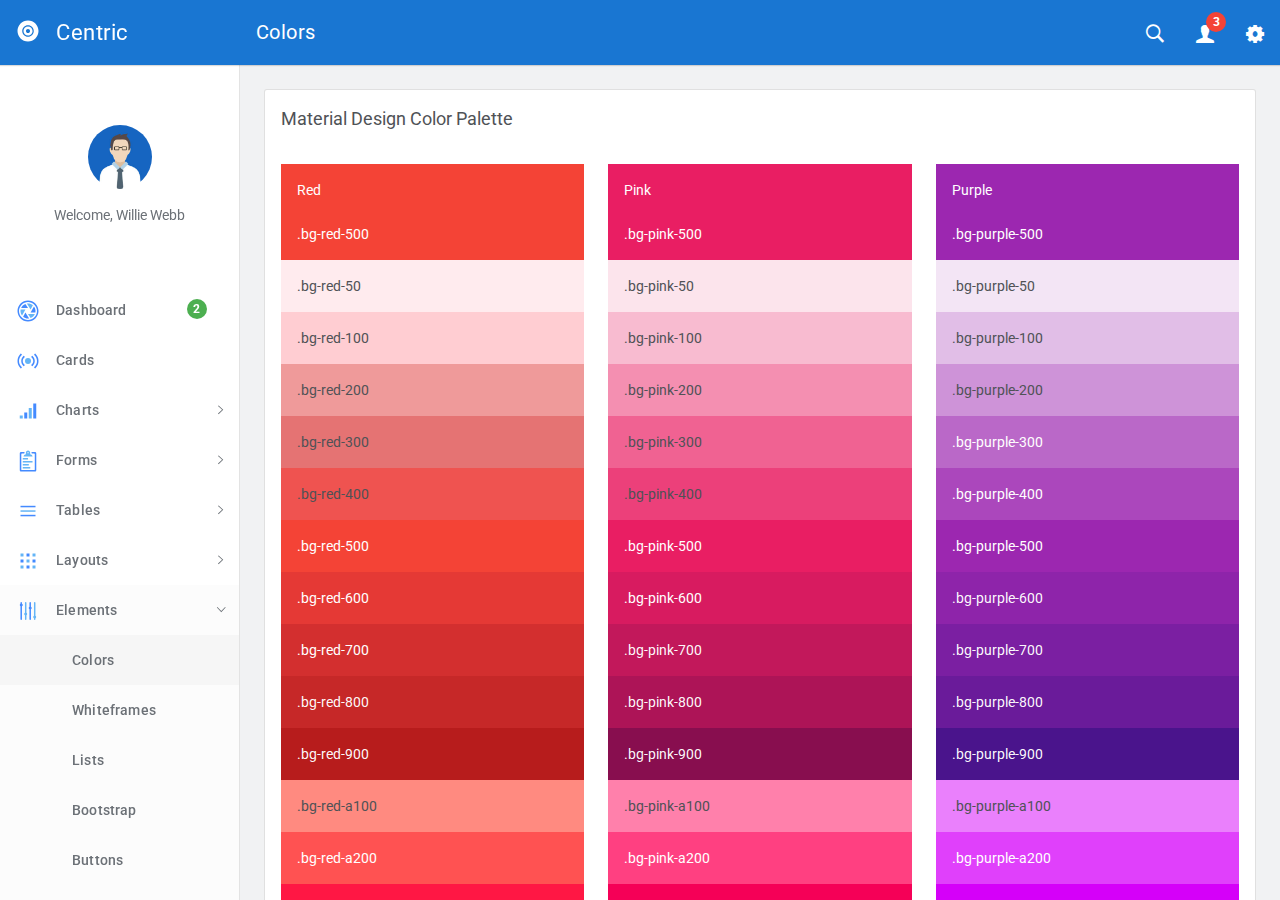
<file: src/colors.html>
<!DOCTYPE html>
<html lang="en">
  <head>
    <meta charset="utf-8">
    <meta name="viewport" content="width=device-width, initial-scale=1, maximum-scale=1">
    <meta name="description" content="Bootstrap Admin Template">
    <meta name="keywords" content="app, responsive, jquery, bootstrap, dashboard, admin">
    <title>Centric - Bootstrap Admin Template</title>
    <!-- Vendor styles-->
    <!-- build:css(../app) css/vendor.css-->
    <!-- Animate.CSS-->
    <link rel="stylesheet" href="assets/vendor/animate.css/animate.css">
    <!-- Bootstrap-->
    <link rel="stylesheet" href="assets/vendor/bootstrap/dist/css/bootstrap.min.css">
    <!-- Ionicons-->
    <link rel="stylesheet" href="assets/vendor/ionicons/css/ionicons.css">
    <!-- Bluimp Gallery-->
    <link rel="stylesheet" href="assets/vendor/blueimp-gallery/css/blueimp-gallery.css">
    <link rel="stylesheet" href="assets/vendor/blueimp-gallery/css/blueimp-gallery-indicator.css">
    <link rel="stylesheet" href="assets/vendor/blueimp-gallery/css/blueimp-gallery-video.css">
    <!-- Datepicker-->
    <link rel="stylesheet" href="assets/vendor/bootstrap-datepicker/dist/css/bootstrap-datepicker3.css">
    <!-- Rickshaw-->
    <link rel="stylesheet" href="assets/vendor/rickshaw/rickshaw.css">
    <!-- Select2-->
    <link rel="stylesheet" href="assets/vendor/select2/dist/css/select2.css">
    <!-- Clockpicker-->
    <link rel="stylesheet" href="assets/vendor/clockpicker/dist/bootstrap-clockpicker.css">
    <!-- Range Slider-->
    <link rel="stylesheet" href="assets/vendor/nouislider/distribute/nouislider.min.css">
    <!-- ColorPicker-->
    <link rel="stylesheet" href="assets/vendor/mjolnic-bootstrap-colorpicker/dist/css/bootstrap-colorpicker.css">
    <!-- Summernote-->
    <link rel="stylesheet" href="assets/vendor/summernote/dist/summernote.css">
    <!-- Dropzone-->
    <link rel="stylesheet" href="assets/vendor/dropzone/dist/basic.css">
    <link rel="stylesheet" href="assets/vendor/dropzone/dist/dropzone.css">
    <!-- Xeditable-->
    <link rel="stylesheet" href="assets/vendor/x-editable/dist/bootstrap3-editable/css/bootstrap-editable.css">
    <!-- Bootgrid-->
    <link rel="stylesheet" href="assets/vendor/jquery.bootgrid/dist/jquery.bootgrid.css">
    <!-- Datatables-->
    <link rel="stylesheet" href="assets/vendor/datatables/media/css/jquery.dataTables.css">
    <!-- Sweet Alert-->
    <link rel="stylesheet" href="assets/vendor/sweetalert/dist/sweetalert.css">
    <!-- Loaders.CSS-->
    <link rel="stylesheet" href="assets/vendor/loaders.css/loaders.css">
    <!-- Material Floating Button-->
    <link rel="stylesheet" href="assets/vendor/ng-material-floating-button/mfb/dist/mfb.css">
    <!-- Material Colors-->
    <link rel="stylesheet" href="assets/vendor/material-colors/dist/colors.css">
    <!-- endbuild-->
    <!-- Application styles-->
    <link rel="stylesheet" href="assets/css/app.css">
  </head>
  <body class="theme-1">
    <div class="layout-container">
      <!-- top navbar-->
      <header class="header-container">
        <nav>
          <ul class="visible-xs visible-sm">
            <li><a id="sidebar-toggler" href="#" class="menu-link menu-link-slide"><span><em></em></span></a></li>
          </ul>
          <ul class="hidden-xs">
            <li><a id="offcanvas-toggler" href="#" class="menu-link menu-link-slide"><span><em></em></span></a></li>
          </ul>
          <h2 class="header-title">Colors</h2>
          <ul class="pull-right">
            <li><a id="header-search" href="#" class="ripple"><em class="ion-ios-search-strong"></em></a></li>
            <li class="dropdown"><a href="#" data-toggle="dropdown" class="dropdown-toggle has-badge ripple"><em class="ion-person"></em><sup class="badge bg-danger">3</sup></a>
              <ul class="dropdown-menu dropdown-menu-right md-dropdown-menu">
                <li><a href="profile.html"><em class="ion-home icon-fw"></em>Profile</a></li>
                <li><a href="messages.html"><em class="ion-gear-a icon-fw"></em>Messages</a></li>
                <li role="presentation" class="divider"></li>
                <li><a href="user.login.html"><em class="ion-log-out icon-fw"></em>Logout</a></li>
              </ul>
            </li>
            <li><a id="header-settings" href="#" class="ripple"><em class="ion-gear-b"></em></a></li>
          </ul>
        </nav>
      </header>
      <!-- sidebar-->
      <aside class="sidebar-container">
        <div class="sidebar-header">
          <div class="pull-right pt-lg text-muted hidden"><em class="ion-close-round"></em></div><a href="#" class="sidebar-header-logo"><img src="assets/img/logo.png" data-svg-replace="assets/img/logo.svg" alt="Logo"><span class="sidebar-header-logo-text">Centric</span></a>
        </div>
        <div class="sidebar-content">
          <div class="sidebar-toolbar text-center"><a href=""><img src="assets/img/user/01.jpg" alt="Profile" class="img-circle thumb64"></a>
            <div class="mt">Welcome, Willie Webb</div>
          </div>
          <nav class="sidebar-nav">
            <ul>
              <li><a href="dashboard.html" class="ripple"><span class="pull-right nav-label"><span class="badge bg-success">2</span></span><span class="nav-icon"><img src="" data-svg-replace="assets/img/icons/aperture.svg" alt="MenuItem" class="hidden"></span><span>Dashboard</span></a></li>
              <li><a href="cards.html" class="ripple"><span class="pull-right nav-label"></span><span class="nav-icon"><img src="" data-svg-replace="assets/img/icons/radio-waves.svg" alt="MenuItem" class="hidden"></span><span>Cards</span></a></li>
              <li><a href="#" class="ripple"><span class="pull-right nav-caret"><em class="ion-ios-arrow-right"></em></span><span class="pull-right nav-label"></span><span class="nav-icon"><img src="" data-svg-replace="assets/img/icons/connection-bars.svg" alt="MenuItem" class="hidden"></span><span>Charts</span></a>
                <ul class="sidebar-subnav">
                  <li><a href="flot.html" class="ripple"><span class="pull-right nav-label"></span><span>Flot</span></a></li>
                  <li><a href="radial.html" class="ripple"><span class="pull-right nav-label"></span><span>Radial</span></a></li>
                  <li><a href="rickshaw.html" class="ripple"><span class="pull-right nav-label"></span><span>Rickshaw</span></a></li>
                </ul>
              </li>
              <li><a href="#" class="ripple"><span class="pull-right nav-caret"><em class="ion-ios-arrow-right"></em></span><span class="pull-right nav-label"></span><span class="nav-icon"><img src="" data-svg-replace="assets/img/icons/clipboard.svg" alt="MenuItem" class="hidden"></span><span>Forms</span></a>
                <ul class="sidebar-subnav">
                  <li><a href="forms.classic.html" class="ripple"><span class="pull-right nav-label"></span><span>Classic</span></a></li>
                  <li><a href="validation.html" class="ripple"><span class="pull-right nav-label"></span><span>Validation</span></a></li>
                  <li><a href="forms.advanced.html" class="ripple"><span class="pull-right nav-label"></span><span>Advanced</span></a></li>
                  <li><a href="material.html" class="ripple"><span class="pull-right nav-label"></span><span>Material</span></a></li>
                  <li><a href="editor.html" class="ripple"><span class="pull-right nav-label"></span><span>Editors</span></a></li>
                  <li><a href="dropzone.html" class="ripple"><span class="pull-right nav-label"></span><span>Dropzone</span></a></li>
                  <li><a href="xeditable.html" class="ripple"><span class="pull-right nav-label"></span><span>xEditable</span></a></li>
                  <li><a href="wizard.html" class="ripple"><span class="pull-right nav-label"></span><span>Wizard</span></a></li>
                </ul>
              </li>
              <li><a href="#" class="ripple"><span class="pull-right nav-caret"><em class="ion-ios-arrow-right"></em></span><span class="pull-right nav-label"></span><span class="nav-icon"><img src="" data-svg-replace="assets/img/icons/navicon.svg" alt="MenuItem" class="hidden"></span><span>Tables</span></a>
                <ul id="tables" class="sidebar-subnav">
                  <li><a href="tables.classic.html" class="ripple"><span class="pull-right nav-label"></span><span>Classic</span></a></li>
                  <li><a href="datatable.html" class="ripple"><span class="pull-right nav-label"></span><span>Datatable</span></a></li>
                  <li><a href="bootgrid.html" class="ripple"><span class="pull-right nav-label"></span><span>Bootgrid</span></a></li>
                </ul>
              </li>
              <li><a href="#" class="ripple"><span class="pull-right nav-caret"><em class="ion-ios-arrow-right"></em></span><span class="pull-right nav-label"></span><span class="nav-icon"><img src="" data-svg-replace="assets/img/icons/grid.svg" alt="MenuItem" class="hidden"></span><span>Layouts</span></a>
                <ul id="layouts" class="sidebar-subnav">
                  <li><a href="layouts.columns.html" class="ripple"><span class="pull-right nav-label"></span><span>Columns</span></a></li>
                  <li><a href="layouts.overlap.html" class="ripple"><span class="pull-right nav-label"></span><span>Overlap</span></a></li>
                  <li><a href="layouts.boxed.html" class="ripple"><span class="pull-right nav-label"></span><span>Boxed</span></a></li>
                  <li><a href="layouts.tabs.html" class="ripple"><span class="pull-right nav-label"></span><span>Tabs</span></a></li>
                  <li><a href="layouts.containers.html" class="ripple"><span class="pull-right nav-label"></span><span>Containers</span></a></li>
                </ul>
              </li>
              <li><a href="#" class="ripple"><span class="pull-right nav-caret"><em class="ion-ios-arrow-right"></em></span><span class="pull-right nav-label"></span><span class="nav-icon"><img src="" data-svg-replace="assets/img/icons/levels.svg" alt="MenuItem" class="hidden"></span><span>Elements</span></a>
                <ul id="elements" class="sidebar-subnav">
                  <li><a href="colors.html" class="ripple"><span class="pull-right nav-label"></span><span>Colors</span></a></li>
                  <li><a href="whiteframes.html" class="ripple"><span class="pull-right nav-label"></span><span>Whiteframes</span></a></li>
                  <li><a href="lists.html" class="ripple"><span class="pull-right nav-label"></span><span>Lists</span></a></li>
                  <li><a href="bootstrapui.html" class="ripple"><span class="pull-right nav-label"></span><span>Bootstrap</span></a></li>
                  <li><a href="buttons.html" class="ripple"><span class="pull-right nav-label"></span><span>Buttons</span></a></li>
                  <li><a href="sweetalert.html"><span class="pull-right nav-label"></span><span>Sweet-alert</span></a></li>
                  <li><a href="spinners.html" class="ripple"><span class="pull-right nav-label"></span><span>Spinners</span></a></li>
                  <li><a href="nestable.html" class="ripple"><span class="pull-right nav-label"></span><span>Nestable</span></a></li>
                  <li><a href="grid.html" class="ripple"><span class="pull-right nav-label"></span><span>Grid</span></a></li>
                  <li><a href="grid-masonry.html" class="ripple"><span class="pull-right nav-label"></span><span>Grid Masonry</span></a></li>
                  <li><a href="typography.html" class="ripple"><span class="pull-right nav-label"></span><span>Typography</span></a></li>
                  <li><a href="icons.html" class="ripple"><span class="pull-right nav-label"></span><span>Icons</span></a></li>
                  <li><a href="utilities.html" class="ripple"><span class="pull-right nav-label"></span><span>Utilities</span></a></li>
                </ul>
              </li>
              <li><a href="#" class="ripple"><span class="pull-right nav-caret"><em class="ion-ios-arrow-right"></em></span><span class="pull-right nav-label"></span><span class="nav-icon"><img src="" data-svg-replace="assets/img/icons/planet.svg" alt="MenuItem" class="hidden"></span><span>Maps</span></a>
                <ul id="maps" class="sidebar-subnav">
                  <li><a href="google-map-full.html" class="ripple"><span class="pull-right nav-label"></span><span>Google Maps Full</span></a></li>
                  <li><a href="google-map.html" class="ripple"><span class="pull-right nav-label"></span><span>Google Maps</span></a></li>
                  <li><a href="vector-map.html" class="ripple"><span class="pull-right nav-label"></span><span>Vector Maps</span></a></li>
                  <li><a href="datamaps.html" class="ripple"><span class="pull-right nav-label"></span><span>Datamaps</span></a></li>
                </ul>
              </li>
              <li><a href="#" class="ripple"><span class="pull-right nav-caret"><em class="ion-ios-arrow-right"></em></span><span class="pull-right nav-label"></span><span class="nav-icon"><img src="" data-svg-replace="assets/img/icons/ios-browsers.svg" alt="MenuItem" class="hidden"></span><span>Pages</span></a>
                <ul id="pages" class="sidebar-subnav">
                  <li><a href="timeline.html" class="ripple"><span class="pull-right nav-label"></span><span>Timeline</span></a></li>
                  <li><a href="invoice.html" class="ripple"><span class="pull-right nav-label"></span><span>Invoice</span></a></li>
                  <li><a href="pricing.html" class="ripple"><span class="pull-right nav-label"></span><span>Pricing</span></a></li>
                  <li><a href="contacts.html" class="ripple"><span class="pull-right nav-label"></span><span>Contacts</span></a></li>
                  <li><a href="faq.html" class="ripple"><span class="pull-right nav-label"></span><span>FAQ</span></a></li>
                  <li><a href="projects.html" class="ripple"><span class="pull-right nav-label"></span><span>Projects</span></a></li>
                  <li><a href="blog.html" class="ripple"><span class="pull-right nav-label"></span><span>Blog</span></a></li>
                  <li><a href="blog.article.html" class="ripple"><span class="pull-right nav-label"></span><span>Article</span></a></li>
                  <li><a href="profile.html" class="ripple"><span class="pull-right nav-label"></span><span>Profile</span></a></li>
                  <li><a href="gallery.html" class="ripple"><span class="pull-right nav-label"></span><span>Gallery</span></a></li>
                  <li><a href="wall.html" class="ripple"><span class="pull-right nav-label"></span><span>Wall</span></a></li>
                  <li><a href="search.html" class="ripple"><span class="pull-right nav-label"></span><span>Search</span></a></li>
                  <li><a href="messages.html" class="ripple"><span class="pull-right nav-label"></span><span>Messages Board</span></a></li>
                </ul>
              </li>
              <li><a href="#" class="ripple"><span class="pull-right nav-caret"><em class="ion-ios-arrow-right"></em></span><span class="pull-right nav-label"></span><span class="nav-icon"><img src="" data-svg-replace="assets/img/icons/person-stalker.svg" alt="MenuItem" class="hidden"></span><span>User</span></a>
                <ul id="user" class="sidebar-subnav">
                  <li><a href="login.html" class="ripple"><span class="pull-right nav-label"></span><span>Login</span></a></li>
                  <li><a href="signup.html" class="ripple"><span class="pull-right nav-label"></span><span>Signup</span></a></li>
                  <li><a href="lock.html" class="ripple"><span class="pull-right nav-label"></span><span>Lock</span></a></li>
                  <li><a href="recover.html" class="ripple"><span class="pull-right nav-label"></span><span>Recover</span></a></li>
                </ul>
              </li>
              <li><a href="../../angularjs/" class="ripple"><span class="nav-icon"><em class="ion-android-open"></em></span><span>AngularJS</span></a></li>
            </ul>
          </nav>
        </div>
      </aside>
      <div class="sidebar-layout-obfuscator"></div>
      <!-- Main section-->
      <main class="main-container">
        <!-- Page content-->
        <section>
          <div class="container container-lg">
            <div class="card">
              <div class="card-heading">
                <div class="card-title">Material Design Color Palette</div>
              </div>
              <div class="card-body">
                <div class="row mb-lg">
                  <div class="col-sm-4">
                    <div class="p bg-red-500">
                      <div class="mb-lg">Red</div>.bg-red-500
                    </div>
                    <div class="p bg-red-50">.bg-red-50</div>
                    <div class="p bg-red-100">.bg-red-100</div>
                    <div class="p bg-red-200">.bg-red-200</div>
                    <div class="p bg-red-300">.bg-red-300</div>
                    <div class="p bg-red-400">.bg-red-400</div>
                    <div class="p bg-red-500">.bg-red-500</div>
                    <div class="p bg-red-600">.bg-red-600</div>
                    <div class="p bg-red-700">.bg-red-700</div>
                    <div class="p bg-red-800">.bg-red-800</div>
                    <div class="p bg-red-900">.bg-red-900</div>
                    <div class="p bg-red-a100">.bg-red-a100</div>
                    <div class="p bg-red-a200">.bg-red-a200</div>
                    <div class="p bg-red-a400">.bg-red-a400</div>
                    <div class="p bg-red-a700">.bg-red-a700</div>
                  </div>
                  <div class="col-sm-4">
                    <div class="p bg-pink-500">
                      <div class="mb-lg">Pink</div>.bg-pink-500
                    </div>
                    <div class="p bg-pink-50">.bg-pink-50</div>
                    <div class="p bg-pink-100">.bg-pink-100</div>
                    <div class="p bg-pink-200">.bg-pink-200</div>
                    <div class="p bg-pink-300">.bg-pink-300</div>
                    <div class="p bg-pink-400">.bg-pink-400</div>
                    <div class="p bg-pink-500">.bg-pink-500</div>
                    <div class="p bg-pink-600">.bg-pink-600</div>
                    <div class="p bg-pink-700">.bg-pink-700</div>
                    <div class="p bg-pink-800">.bg-pink-800</div>
                    <div class="p bg-pink-900">.bg-pink-900</div>
                    <div class="p bg-pink-a100">.bg-pink-a100</div>
                    <div class="p bg-pink-a200">.bg-pink-a200</div>
                    <div class="p bg-pink-a400">.bg-pink-a400</div>
                    <div class="p bg-pink-a700">.bg-pink-a700</div>
                  </div>
                  <div class="col-sm-4">
                    <div class="p bg-purple-500">
                      <div class="mb-lg">Purple</div>.bg-purple-500
                    </div>
                    <div class="p bg-purple-50">.bg-purple-50</div>
                    <div class="p bg-purple-100">.bg-purple-100</div>
                    <div class="p bg-purple-200">.bg-purple-200</div>
                    <div class="p bg-purple-300">.bg-purple-300</div>
                    <div class="p bg-purple-400">.bg-purple-400</div>
                    <div class="p bg-purple-500">.bg-purple-500</div>
                    <div class="p bg-purple-600">.bg-purple-600</div>
                    <div class="p bg-purple-700">.bg-purple-700</div>
                    <div class="p bg-purple-800">.bg-purple-800</div>
                    <div class="p bg-purple-900">.bg-purple-900</div>
                    <div class="p bg-purple-a100">.bg-purple-a100</div>
                    <div class="p bg-purple-a200">.bg-purple-a200</div>
                    <div class="p bg-purple-a400">.bg-purple-a400</div>
                    <div class="p bg-purple-a700">.bg-purple-a700</div>
                  </div>
                </div>
                <div class="row mb-lg">
                  <div class="col-sm-4">
                    <div class="p bg-deep-purple-500">
                      <div class="mb-lg">Deep-purple</div>.bg-deep-purple-500
                    </div>
                    <div class="p bg-deep-purple-50">.bg-deep-purple-50</div>
                    <div class="p bg-deep-purple-100">.bg-deep-purple-100</div>
                    <div class="p bg-deep-purple-200">.bg-deep-purple-200</div>
                    <div class="p bg-deep-purple-300">.bg-deep-purple-300</div>
                    <div class="p bg-deep-purple-400">.bg-deep-purple-400</div>
                    <div class="p bg-deep-purple-500">.bg-deep-purple-500</div>
                    <div class="p bg-deep-purple-600">.bg-deep-purple-600</div>
                    <div class="p bg-deep-purple-700">.bg-deep-purple-700</div>
                    <div class="p bg-deep-purple-800">.bg-deep-purple-800</div>
                    <div class="p bg-deep-purple-900">.bg-deep-purple-900</div>
                    <div class="p bg-deep-purple-a100">.bg-deep-purple-a100</div>
                    <div class="p bg-deep-purple-a200">.bg-deep-purple-a200</div>
                    <div class="p bg-deep-purple-a400">.bg-deep-purple-a400</div>
                    <div class="p bg-deep-purple-a700">.bg-deep-purple-a700</div>
                  </div>
                  <div class="col-sm-4">
                    <div class="p bg-indigo-500">
                      <div class="mb-lg">Indigo</div>.bg-indigo-500
                    </div>
                    <div class="p bg-indigo-50">.bg-indigo-50</div>
                    <div class="p bg-indigo-100">.bg-indigo-100</div>
                    <div class="p bg-indigo-200">.bg-indigo-200</div>
                    <div class="p bg-indigo-300">.bg-indigo-300</div>
                    <div class="p bg-indigo-400">.bg-indigo-400</div>
                    <div class="p bg-indigo-500">.bg-indigo-500</div>
                    <div class="p bg-indigo-600">.bg-indigo-600</div>
                    <div class="p bg-indigo-700">.bg-indigo-700</div>
                    <div class="p bg-indigo-800">.bg-indigo-800</div>
                    <div class="p bg-indigo-900">.bg-indigo-900</div>
                    <div class="p bg-indigo-a100">.bg-indigo-a100</div>
                    <div class="p bg-indigo-a200">.bg-indigo-a200</div>
                    <div class="p bg-indigo-a400">.bg-indigo-a400</div>
                    <div class="p bg-indigo-a700">.bg-indigo-a700</div>
                  </div>
                  <div class="col-sm-4">
                    <div class="p bg-blue-500">
                      <div class="mb-lg">Blue</div>.bg-blue-500
                    </div>
                    <div class="p bg-blue-50">.bg-blue-50</div>
                    <div class="p bg-blue-100">.bg-blue-100</div>
                    <div class="p bg-blue-200">.bg-blue-200</div>
                    <div class="p bg-blue-300">.bg-blue-300</div>
                    <div class="p bg-blue-400">.bg-blue-400</div>
                    <div class="p bg-blue-500">.bg-blue-500</div>
                    <div class="p bg-blue-600">.bg-blue-600</div>
                    <div class="p bg-blue-700">.bg-blue-700</div>
                    <div class="p bg-blue-800">.bg-blue-800</div>
                    <div class="p bg-blue-900">.bg-blue-900</div>
                    <div class="p bg-blue-a100">.bg-blue-a100</div>
                    <div class="p bg-blue-a200">.bg-blue-a200</div>
                    <div class="p bg-blue-a400">.bg-blue-a400</div>
                    <div class="p bg-blue-a700">.bg-blue-a700</div>
                  </div>
                </div>
                <div class="row mb-lg">
                  <div class="col-sm-4">
                    <div class="p bg-light-blue-500">
                      <div class="mb-lg">Light-blue</div>.bg-light-blue-500
                    </div>
                    <div class="p bg-light-blue-50">.bg-light-blue-50</div>
                    <div class="p bg-light-blue-100">.bg-light-blue-100</div>
                    <div class="p bg-light-blue-200">.bg-light-blue-200</div>
                    <div class="p bg-light-blue-300">.bg-light-blue-300</div>
                    <div class="p bg-light-blue-400">.bg-light-blue-400</div>
                    <div class="p bg-light-blue-500">.bg-light-blue-500</div>
                    <div class="p bg-light-blue-600">.bg-light-blue-600</div>
                    <div class="p bg-light-blue-700">.bg-light-blue-700</div>
                    <div class="p bg-light-blue-800">.bg-light-blue-800</div>
                    <div class="p bg-light-blue-900">.bg-light-blue-900</div>
                    <div class="p bg-light-blue-a100">.bg-light-blue-a100</div>
                    <div class="p bg-light-blue-a200">.bg-light-blue-a200</div>
                    <div class="p bg-light-blue-a400">.bg-light-blue-a400</div>
                    <div class="p bg-light-blue-a700">.bg-light-blue-a700</div>
                  </div>
                  <div class="col-sm-4">
                    <div class="p bg-cyan-500">
                      <div class="mb-lg">Cyan</div>.bg-cyan-500
                    </div>
                    <div class="p bg-cyan-50">.bg-cyan-50</div>
                    <div class="p bg-cyan-100">.bg-cyan-100</div>
                    <div class="p bg-cyan-200">.bg-cyan-200</div>
                    <div class="p bg-cyan-300">.bg-cyan-300</div>
                    <div class="p bg-cyan-400">.bg-cyan-400</div>
                    <div class="p bg-cyan-500">.bg-cyan-500</div>
                    <div class="p bg-cyan-600">.bg-cyan-600</div>
                    <div class="p bg-cyan-700">.bg-cyan-700</div>
                    <div class="p bg-cyan-800">.bg-cyan-800</div>
                    <div class="p bg-cyan-900">.bg-cyan-900</div>
                    <div class="p bg-cyan-a100">.bg-cyan-a100</div>
                    <div class="p bg-cyan-a200">.bg-cyan-a200</div>
                    <div class="p bg-cyan-a400">.bg-cyan-a400</div>
                    <div class="p bg-cyan-a700">.bg-cyan-a700</div>
                  </div>
                  <div class="col-sm-4">
                    <div class="p bg-teal-500">
                      <div class="mb-lg">Teal</div>.bg-teal-500
                    </div>
                    <div class="p bg-teal-50">.bg-teal-50</div>
                    <div class="p bg-teal-100">.bg-teal-100</div>
                    <div class="p bg-teal-200">.bg-teal-200</div>
                    <div class="p bg-teal-300">.bg-teal-300</div>
                    <div class="p bg-teal-400">.bg-teal-400</div>
                    <div class="p bg-teal-500">.bg-teal-500</div>
                    <div class="p bg-teal-600">.bg-teal-600</div>
                    <div class="p bg-teal-700">.bg-teal-700</div>
                    <div class="p bg-teal-800">.bg-teal-800</div>
                    <div class="p bg-teal-900">.bg-teal-900</div>
                    <div class="p bg-teal-a100">.bg-teal-a100</div>
                    <div class="p bg-teal-a200">.bg-teal-a200</div>
                    <div class="p bg-teal-a400">.bg-teal-a400</div>
                    <div class="p bg-teal-a700">.bg-teal-a700</div>
                  </div>
                </div>
                <div class="row mb-lg">
                  <div class="col-sm-4">
                    <div class="p bg-green-500">
                      <div class="mb-lg">Green</div>.bg-green-500
                    </div>
                    <div class="p bg-green-50">.bg-green-50</div>
                    <div class="p bg-green-100">.bg-green-100</div>
                    <div class="p bg-green-200">.bg-green-200</div>
                    <div class="p bg-green-300">.bg-green-300</div>
                    <div class="p bg-green-400">.bg-green-400</div>
                    <div class="p bg-green-500">.bg-green-500</div>
                    <div class="p bg-green-600">.bg-green-600</div>
                    <div class="p bg-green-700">.bg-green-700</div>
                    <div class="p bg-green-800">.bg-green-800</div>
                    <div class="p bg-green-900">.bg-green-900</div>
                    <div class="p bg-green-a100">.bg-green-a100</div>
                    <div class="p bg-green-a200">.bg-green-a200</div>
                    <div class="p bg-green-a400">.bg-green-a400</div>
                    <div class="p bg-green-a700">.bg-green-a700</div>
                  </div>
                  <div class="col-sm-4">
                    <div class="p bg-light-green-500">
                      <div class="mb-lg">Light-green</div>.bg-light-green-500
                    </div>
                    <div class="p bg-light-green-50">.bg-light-green-50</div>
                    <div class="p bg-light-green-100">.bg-light-green-100</div>
                    <div class="p bg-light-green-200">.bg-light-green-200</div>
                    <div class="p bg-light-green-300">.bg-light-green-300</div>
                    <div class="p bg-light-green-400">.bg-light-green-400</div>
                    <div class="p bg-light-green-500">.bg-light-green-500</div>
                    <div class="p bg-light-green-600">.bg-light-green-600</div>
                    <div class="p bg-light-green-700">.bg-light-green-700</div>
                    <div class="p bg-light-green-800">.bg-light-green-800</div>
                    <div class="p bg-light-green-900">.bg-light-green-900</div>
                    <div class="p bg-light-green-a100">.bg-light-green-a100</div>
                    <div class="p bg-light-green-a200">.bg-light-green-a200</div>
                    <div class="p bg-light-green-a400">.bg-light-green-a400</div>
                    <div class="p bg-light-green-a700">.bg-light-green-a700</div>
                  </div>
                  <div class="col-sm-4">
                    <div class="p bg-lime-500">
                      <div class="mb-lg">Lime</div>.bg-lime-500
                    </div>
                    <div class="p bg-lime-50">.bg-lime-50</div>
                    <div class="p bg-lime-100">.bg-lime-100</div>
                    <div class="p bg-lime-200">.bg-lime-200</div>
                    <div class="p bg-lime-300">.bg-lime-300</div>
                    <div class="p bg-lime-400">.bg-lime-400</div>
                    <div class="p bg-lime-500">.bg-lime-500</div>
                    <div class="p bg-lime-600">.bg-lime-600</div>
                    <div class="p bg-lime-700">.bg-lime-700</div>
                    <div class="p bg-lime-800">.bg-lime-800</div>
                    <div class="p bg-lime-900">.bg-lime-900</div>
                    <div class="p bg-lime-a100">.bg-lime-a100</div>
                    <div class="p bg-lime-a200">.bg-lime-a200</div>
                    <div class="p bg-lime-a400">.bg-lime-a400</div>
                    <div class="p bg-lime-a700">.bg-lime-a700</div>
                  </div>
                </div>
                <div class="row mb-lg">
                  <div class="col-sm-4">
                    <div class="p bg-yellow-500">
                      <div class="mb-lg">Yellow</div>.bg-yellow-500
                    </div>
                    <div class="p bg-yellow-50">.bg-yellow-50</div>
                    <div class="p bg-yellow-100">.bg-yellow-100</div>
                    <div class="p bg-yellow-200">.bg-yellow-200</div>
                    <div class="p bg-yellow-300">.bg-yellow-300</div>
                    <div class="p bg-yellow-400">.bg-yellow-400</div>
                    <div class="p bg-yellow-500">.bg-yellow-500</div>
                    <div class="p bg-yellow-600">.bg-yellow-600</div>
                    <div class="p bg-yellow-700">.bg-yellow-700</div>
                    <div class="p bg-yellow-800">.bg-yellow-800</div>
                    <div class="p bg-yellow-900">.bg-yellow-900</div>
                    <div class="p bg-yellow-a100">.bg-yellow-a100</div>
                    <div class="p bg-yellow-a200">.bg-yellow-a200</div>
                    <div class="p bg-yellow-a400">.bg-yellow-a400</div>
                    <div class="p bg-yellow-a700">.bg-yellow-a700</div>
                  </div>
                  <div class="col-sm-4">
                    <div class="p bg-amber-500">
                      <div class="mb-lg">Amber</div>.bg-amber-500
                    </div>
                    <div class="p bg-amber-50">.bg-amber-50</div>
                    <div class="p bg-amber-100">.bg-amber-100</div>
                    <div class="p bg-amber-200">.bg-amber-200</div>
                    <div class="p bg-amber-300">.bg-amber-300</div>
                    <div class="p bg-amber-400">.bg-amber-400</div>
                    <div class="p bg-amber-500">.bg-amber-500</div>
                    <div class="p bg-amber-600">.bg-amber-600</div>
                    <div class="p bg-amber-700">.bg-amber-700</div>
                    <div class="p bg-amber-800">.bg-amber-800</div>
                    <div class="p bg-amber-900">.bg-amber-900</div>
                    <div class="p bg-amber-a100">.bg-amber-a100</div>
                    <div class="p bg-amber-a200">.bg-amber-a200</div>
                    <div class="p bg-amber-a400">.bg-amber-a400</div>
                    <div class="p bg-amber-a700">.bg-amber-a700</div>
                  </div>
                  <div class="col-sm-4">
                    <div class="p bg-orange-500">
                      <div class="mb-lg">Orange</div>.bg-orange-500
                    </div>
                    <div class="p bg-orange-50">.bg-orange-50</div>
                    <div class="p bg-orange-100">.bg-orange-100</div>
                    <div class="p bg-orange-200">.bg-orange-200</div>
                    <div class="p bg-orange-300">.bg-orange-300</div>
                    <div class="p bg-orange-400">.bg-orange-400</div>
                    <div class="p bg-orange-500">.bg-orange-500</div>
                    <div class="p bg-orange-600">.bg-orange-600</div>
                    <div class="p bg-orange-700">.bg-orange-700</div>
                    <div class="p bg-orange-800">.bg-orange-800</div>
                    <div class="p bg-orange-900">.bg-orange-900</div>
                    <div class="p bg-orange-a100">.bg-orange-a100</div>
                    <div class="p bg-orange-a200">.bg-orange-a200</div>
                    <div class="p bg-orange-a400">.bg-orange-a400</div>
                    <div class="p bg-orange-a700">.bg-orange-a700</div>
                  </div>
                </div>
                <div class="row mb-lg">
                  <div class="col-sm-4">
                    <div class="p bg-deep-orange-500">
                      <div class="mb-lg">Deep-orange</div>.bg-deep-orange-500
                    </div>
                    <div class="p bg-deep-orange-50">.bg-deep-orange-50</div>
                    <div class="p bg-deep-orange-100">.bg-deep-orange-100</div>
                    <div class="p bg-deep-orange-200">.bg-deep-orange-200</div>
                    <div class="p bg-deep-orange-300">.bg-deep-orange-300</div>
                    <div class="p bg-deep-orange-400">.bg-deep-orange-400</div>
                    <div class="p bg-deep-orange-500">.bg-deep-orange-500</div>
                    <div class="p bg-deep-orange-600">.bg-deep-orange-600</div>
                    <div class="p bg-deep-orange-700">.bg-deep-orange-700</div>
                    <div class="p bg-deep-orange-800">.bg-deep-orange-800</div>
                    <div class="p bg-deep-orange-900">.bg-deep-orange-900</div>
                    <div class="p bg-deep-orange-a100">.bg-deep-orange-a100</div>
                    <div class="p bg-deep-orange-a200">.bg-deep-orange-a200</div>
                    <div class="p bg-deep-orange-a400">.bg-deep-orange-a400</div>
                    <div class="p bg-deep-orange-a700">.bg-deep-orange-a700</div>
                  </div>
                  <div class="col-sm-4">
                    <div class="p bg-brown-500">
                      <div class="mb-lg">Brown</div>.bg-brown-500
                    </div>
                    <div class="p bg-brown-50">.bg-brown-50</div>
                    <div class="p bg-brown-100">.bg-brown-100</div>
                    <div class="p bg-brown-200">.bg-brown-200</div>
                    <div class="p bg-brown-300">.bg-brown-300</div>
                    <div class="p bg-brown-400">.bg-brown-400</div>
                    <div class="p bg-brown-500">.bg-brown-500</div>
                    <div class="p bg-brown-600">.bg-brown-600</div>
                    <div class="p bg-brown-700">.bg-brown-700</div>
                    <div class="p bg-brown-800">.bg-brown-800</div>
                    <div class="p bg-brown-900">.bg-brown-900</div>
                  </div>
                  <div class="col-sm-4">
                    <div class="p bg-blue-grey-500">
                      <div class="mb-lg">Blue-grey</div>.bg-blue-grey-500
                    </div>
                    <div class="p bg-blue-grey-50">.bg-blue-grey-50</div>
                    <div class="p bg-blue-grey-100">.bg-blue-grey-100</div>
                    <div class="p bg-blue-grey-200">.bg-blue-grey-200</div>
                    <div class="p bg-blue-grey-300">.bg-blue-grey-300</div>
                    <div class="p bg-blue-grey-400">.bg-blue-grey-400</div>
                    <div class="p bg-blue-grey-500">.bg-blue-grey-500</div>
                    <div class="p bg-blue-grey-600">.bg-blue-grey-600</div>
                    <div class="p bg-blue-grey-700">.bg-blue-grey-700</div>
                    <div class="p bg-blue-grey-800">.bg-blue-grey-800</div>
                    <div class="p bg-blue-grey-900">.bg-blue-grey-900</div>
                  </div>
                </div>
                <div class="row mb-lg">
                  <div class="col-sm-4">
                    <div class="p bg-grey-500">
                      <div class="mb-lg">Grey</div>.bg-grey-500
                    </div>
                    <div class="p bg-grey-50">.bg-grey-50</div>
                    <div class="p bg-grey-100">.bg-grey-100</div>
                    <div class="p bg-grey-200">.bg-grey-200</div>
                    <div class="p bg-grey-300">.bg-grey-300</div>
                    <div class="p bg-grey-400">.bg-grey-400</div>
                    <div class="p bg-grey-500">.bg-grey-500</div>
                    <div class="p bg-grey-600">.bg-grey-600</div>
                    <div class="p bg-grey-700">.bg-grey-700</div>
                    <div class="p bg-grey-800">.bg-grey-800</div>
                    <div class="p bg-grey-900">.bg-grey-900</div>
                  </div>
                </div>
              </div>
            </div>
          </div>
        </section>
        <!-- Page footer-->
        <footer><span>2017 - Centric app.</span></footer>
      </main>
    </div>
    <!-- Search template-->
    <div tabindex="-1" role="dialog" class="modal modal-top fade modal-search">
      <div class="modal-dialog">
        <div class="modal-content">
          <div class="modal-body">
            <div class="pull-left">
              <button type="button" data-dismiss="modal" class="btn btn-flat"><em class="ion-arrow-left-c icon-24"></em></button>
            </div>
            <div class="pull-right">
              <button type="button" class="btn btn-flat"><em class="ion-android-microphone icon-24"></em></button>
            </div>
            <form action="#" class="oh">
              <div class="mda-form-control pt0">
                <input type="text" placeholder="Search.." data-localize="header.SEARCH" class="form-control header-input-search">
                <div class="mda-form-control-line"></div>
              </div>
            </form>
          </div>
        </div>
      </div>
    </div>
    <!-- End Search template-->
    <!-- Settings template-->
    <div tabindex="-1" role="dialog" class="modal-settings modal modal-right fade">
      <div class="modal-dialog modal-lg">
        <div class="modal-content">
          <div class="modal-header">
            <div data-dismiss="modal" class="pull-right clickable"><em class="ion-close-round text-soft"></em></div>
            <h4 class="modal-title"><span>Settings</span></h4>
          </div>
          <div class="modal-body">
            <div class="clearfix mb">
              <div class="pull-left wd-tiny mb">
                <div class="setting-color">
                  <label class="preview-theme-1">
                    <input type="radio" checked="checked" name="setting-theme" value="0"><span class="ion-checkmark-round"></span>
                    <div class="t-grid">
                      <div class="t-row">
                        <div class="t-col preview-header"></div>
                        <div class="t-col preview-sidebar"></div>
                        <div class="t-col preview-content"></div>
                      </div>
                    </div>
                  </label>
                </div>
              </div>
              <div class="pull-left wd-tiny mb">
                <div class="setting-color">
                  <label class="preview-theme-2">
                    <input type="radio" name="setting-theme" value="1"><span class="ion-checkmark-round"></span>
                    <div class="t-grid">
                      <div class="t-row">
                        <div class="t-col preview-header"></div>
                        <div class="t-col preview-sidebar"></div>
                        <div class="t-col preview-content"></div>
                      </div>
                    </div>
                  </label>
                </div>
              </div>
              <div class="pull-left wd-tiny mb">
                <div class="setting-color">
                  <label class="preview-theme-3">
                    <input type="radio" name="setting-theme" value="2"><span class="ion-checkmark-round"></span>
                    <div class="t-grid">
                      <div class="t-row">
                        <div class="t-col preview-header"></div>
                        <div class="t-col preview-sidebar"></div>
                        <div class="t-col preview-content"></div>
                      </div>
                    </div>
                  </label>
                </div>
              </div>
              <div class="pull-left wd-tiny mb">
                <div class="setting-color">
                  <label class="preview-theme-4">
                    <input type="radio" name="setting-theme" value="3"><span class="ion-checkmark-round"></span>
                    <div class="t-grid">
                      <div class="t-row">
                        <div class="t-col preview-header"></div>
                        <div class="t-col preview-sidebar"></div>
                        <div class="t-col preview-content"></div>
                      </div>
                    </div>
                  </label>
                </div>
              </div>
              <div class="pull-left wd-tiny mb">
                <div class="setting-color">
                  <label class="preview-theme-5">
                    <input type="radio" name="setting-theme" value="4"><span class="ion-checkmark-round"></span>
                    <div class="t-grid">
                      <div class="t-row">
                        <div class="t-col preview-header"></div>
                        <div class="t-col preview-sidebar"></div>
                        <div class="t-col preview-content"></div>
                      </div>
                    </div>
                  </label>
                </div>
              </div>
              <div class="pull-left wd-tiny mb">
                <div class="setting-color">
                  <label class="preview-theme-6">
                    <input type="radio" name="setting-theme" value="5"><span class="ion-checkmark-round"></span>
                    <div class="t-grid">
                      <div class="t-row">
                        <div class="t-col preview-header"></div>
                        <div class="t-col preview-sidebar"></div>
                        <div class="t-col preview-content"></div>
                      </div>
                    </div>
                  </label>
                </div>
              </div>
              <div class="pull-left wd-tiny mb">
                <div class="setting-color">
                  <label class="preview-theme-7">
                    <input type="radio" name="setting-theme" value="6"><span class="ion-checkmark-round"></span>
                    <div class="t-grid">
                      <div class="t-row">
                        <div class="t-col preview-header"></div>
                        <div class="t-col preview-sidebar"></div>
                        <div class="t-col preview-content"></div>
                      </div>
                    </div>
                  </label>
                </div>
              </div>
              <div class="pull-left wd-tiny mb">
                <div class="setting-color">
                  <label class="preview-theme-8">
                    <input type="radio" name="setting-theme" value="7"><span class="ion-checkmark-round"></span>
                    <div class="t-grid">
                      <div class="t-row">
                        <div class="t-col preview-header"></div>
                        <div class="t-col preview-sidebar"></div>
                        <div class="t-col preview-content"></div>
                      </div>
                    </div>
                  </label>
                </div>
              </div>
              <div class="pull-left wd-tiny mb">
                <div class="setting-color">
                  <label class="preview-theme-9">
                    <input type="radio" name="setting-theme" value="8"><span class="ion-checkmark-round"></span>
                    <div class="t-grid">
                      <div class="t-row">
                        <div class="t-col preview-header"></div>
                        <div class="t-col preview-sidebar"></div>
                        <div class="t-col preview-content"></div>
                      </div>
                    </div>
                  </label>
                </div>
              </div>
            </div>
            <hr>
            <p>
              <label class="mda-checkbox">
                <input id="sidebar-showheader" type="checkbox" checked=""><em class="bg-indigo-500"></em>Sidebar header
              </label>
            </p>
            <p>
              <label class="mda-checkbox">
                <input id="sidebar-showtoolbar" type="checkbox" checked=""><em class="bg-indigo-500"></em>Sidebar toolbar
              </label>
            </p>
            <p>
              <label class="mda-checkbox">
                <input id="sidebar-offcanvas" type="checkbox"><em class="bg-indigo-500"></em>Sidebar offcanvas
              </label>
            </p>
            <hr>
            <p>Navigation icon</p>
            <p>
              <label class="mda-radio">
                <input type="radio" name="headerMenulink" value="menu-link-close"><em class="bg-indigo-500"></em>Close icon
              </label>
            </p>
            <p>
              <label class="mda-radio">
                <input type="radio" checked="" name="headerMenulink" value="menu-link-slide"><em class="bg-indigo-500"></em>Slide arrow
              </label>
            </p>
            <p>
              <label class="mda-radio">
                <input type="radio" name="headerMenulink" value="menu-link-arrow"><em class="bg-indigo-500"></em>Big arrow
              </label>
            </p>
            <hr>
            <button type="button" data-toggle-fullscreen="" class="btn btn-default btn-raised">Toggle fullscreen</button>
            <hr>
            <p>Change language</p>
            <!-- START Language list-->
            <div class="btn-group">
              <button type="button" data-toggle="dropdown" class="btn btn-default btn-block btn-raised">English</button>
              <ul role="menu" class="dropdown-menu dropdown-menu-right animated fadeInUpShort">
                <li><a href="#" data-set-lang="en">English</a></li>
                <li><a href="#" data-set-lang="es">Spanish</a></li>
              </ul>
            </div>
            <!-- END Language list-->
          </div>
        </div>
      </div>
    </div>
    <!-- End Settings template-->
    <!-- Google Maps API-->
    <script type="text/javascript" src="http://maps.google.com/maps/api/js?key=AIzaSyD_MleSHludEfiKUi1CCyumkv74Pm4u8Is"></script>
    <!-- build:js(../app) js/vendor.js-->
    <!-- Modernizr-->
    <script src="assets/vendor/modernizr/modernizr.custom.js"></script>
    <!-- jQuery-->
    <script src="assets/vendor/jquery/dist/jquery.js"></script>
    <!-- Bootstrap-->
    <script src="assets/vendor/bootstrap/dist/js/bootstrap.js"></script>
    <!-- jQuery Browser-->
    <script src="assets/vendor/jquery.browser/dist/jquery.browser.js"></script>
    <!-- Material Colors-->
    <script src="assets/vendor/material-colors/dist/colors.js"></script>
    <!-- Bootstrap Filestyle-->
    <script src="assets/vendor/bootstrap-filestyle/src/bootstrap-filestyle.js"></script>
    <!-- Flot charts-->
    <script src="assets/vendor/flot/jquery.flot.js"></script>
    <script src="assets/vendor/flot/jquery.flot.categories.js"></script>
    <script src="assets/vendor/flot-spline/js/jquery.flot.spline.js"></script>
    <script src="assets/vendor/flot.tooltip/js/jquery.flot.tooltip.js"></script>
    <script src="assets/vendor/flot/jquery.flot.resize.js"></script>
    <script src="assets/vendor/flot/jquery.flot.pie.js"></script>
    <script src="assets/vendor/flot/jquery.flot.time.js"></script>
    <script src="assets/vendor/sidebysideimproved/jquery.flot.orderBars.js"></script>
    <!-- jVector Maps-->
    <script src="assets/vendor/ika.jvectormap/jquery-jvectormap-1.2.2.min.js"></script>
    <script src="assets/vendor/ika.jvectormap/jquery-jvectormap-us-mill-en.js"></script>
    <script src="assets/vendor/ika.jvectormap/jquery-jvectormap-world-mill-en.js"></script>
    <!-- Easypie Charts-->
    <script src="assets/vendor/jquery.easy-pie-chart/dist/jquery.easypiechart.js"></script>
    <!-- Screenfull-->
    <script src="assets/vendor/screenfull/dist/screenfull.js"></script>
    <!-- Sparkline-->
    <script src="assets/vendor/sparkline/index.js"></script>
    <!-- Datepicker-->
    <script src="assets/vendor/bootstrap-datepicker/js/bootstrap-datepicker.js"></script>
    <!-- jQuery Knob charts-->
    <script src="assets/vendor/jquery-knob/js/jquery.knob.js"></script>
    <!-- Rickshaw-->
    <script src="assets/vendor/d3/d3.js"></script>
    <script src="assets/vendor/rickshaw/rickshaw.js"></script>
    <!-- jQuery Form Validation-->
    <script src="assets/vendor/jquery-validation/dist/jquery.validate.js"></script>
    <script src="assets/vendor/jquery-validation/dist/additional-methods.js"></script>
    <!-- JQUERY STEPS-->
    <script src="assets/vendor/jquery.steps/build/jquery.steps.js"></script>
    <!-- Select2-->
    <script src="assets/vendor/select2/dist/js/select2.js"></script>
    <!-- Clockpicker-->
    <script src="assets/vendor/clockpicker/dist/bootstrap-clockpicker.js"></script>
    <!-- Range Slider-->
    <script src="assets/vendor/nouislider/distribute/nouislider.js"></script>
    <!-- ColorPicker-->
    <script src="assets/vendor/mjolnic-bootstrap-colorpicker/dist/js/bootstrap-colorpicker.js"></script>
    <!-- Summernote-->
    <script src="assets/vendor/summernote/dist/summernote.js"></script>
    <!-- Dropzone-->
    <script src="assets/vendor/dropzone/dist/dropzone.js"></script>
    <!-- Xeditable-->
    <script src="assets/vendor/x-editable/dist/bootstrap3-editable/js/bootstrap-editable.js"></script>
    <!-- Momentjs-->
    <script src="assets/vendor/moment/min/moment-with-locales.js"></script>
    <!-- Google Maps-->
    <script src="assets/vendor/gmaps/gmaps.js"></script>
    <!-- Bootgrid-->
    <script src="assets/vendor/jquery.bootgrid/dist/jquery.bootgrid.js"></script>
    <script src="assets/vendor/jquery.bootgrid/dist/jquery.bootgrid.fa.js"></script>
    <!-- Datatables-->
    <script src="assets/vendor/datatables/media/js/jquery.dataTables.js"></script>
    <!-- Nestable-->
    <script src="assets/vendor/nestable/jquery.nestable.js"></script>
    <!-- Sweet Alert-->
    <script src="assets/vendor/sweetalert/dist/sweetalert-dev.js"></script>
    <!-- Masonry-->
    <script src="assets/vendor/masonry/dist/masonry.pkgd.js"></script>
    <!-- Images Loaded-->
    <script src="assets/vendor/imagesloaded/imagesloaded.pkgd.js"></script>
    <!-- Loaders.CSS-->
    <script src="assets/vendor/loaders.css/loaders.css.js"></script>
    <!-- jQuery Localize-->
    <script src="assets/vendor/jquery-localize-i18n/dist/jquery.localize.js"></script>
    <!-- Blueimp Gallery-->
    <script src="assets/vendor/blueimp-gallery/js/blueimp-helper.js"></script>
    <script src="assets/vendor/blueimp-gallery/js/blueimp-gallery.js"></script>
    <script src="assets/vendor/blueimp-gallery/js/blueimp-gallery-fullscreen.js"></script>
    <script src="assets/vendor/blueimp-gallery/js/blueimp-gallery-indicator.js"></script>
    <script src="assets/vendor/blueimp-gallery/js/blueimp-gallery-video.js"></script>
    <script src="assets/vendor/blueimp-gallery/js/blueimp-gallery-vimeo.js"></script>
    <script src="assets/vendor/blueimp-gallery/js/blueimp-gallery-youtube.js"></script>
    <script src="assets/vendor/blueimp-gallery/js/jquery.blueimp-gallery.js"></script>
    <!-- Datamaps-->
    <script src="assets/vendor/topojson/topojson.min.js"></script>
    <script src="assets/vendor/datamaps/dist/datamaps.all.js"></script>
    <!-- endbuild-->
    <!-- App script-->
    <script src="assets/js/app.js"></script>
  </body>
</html>
</file>
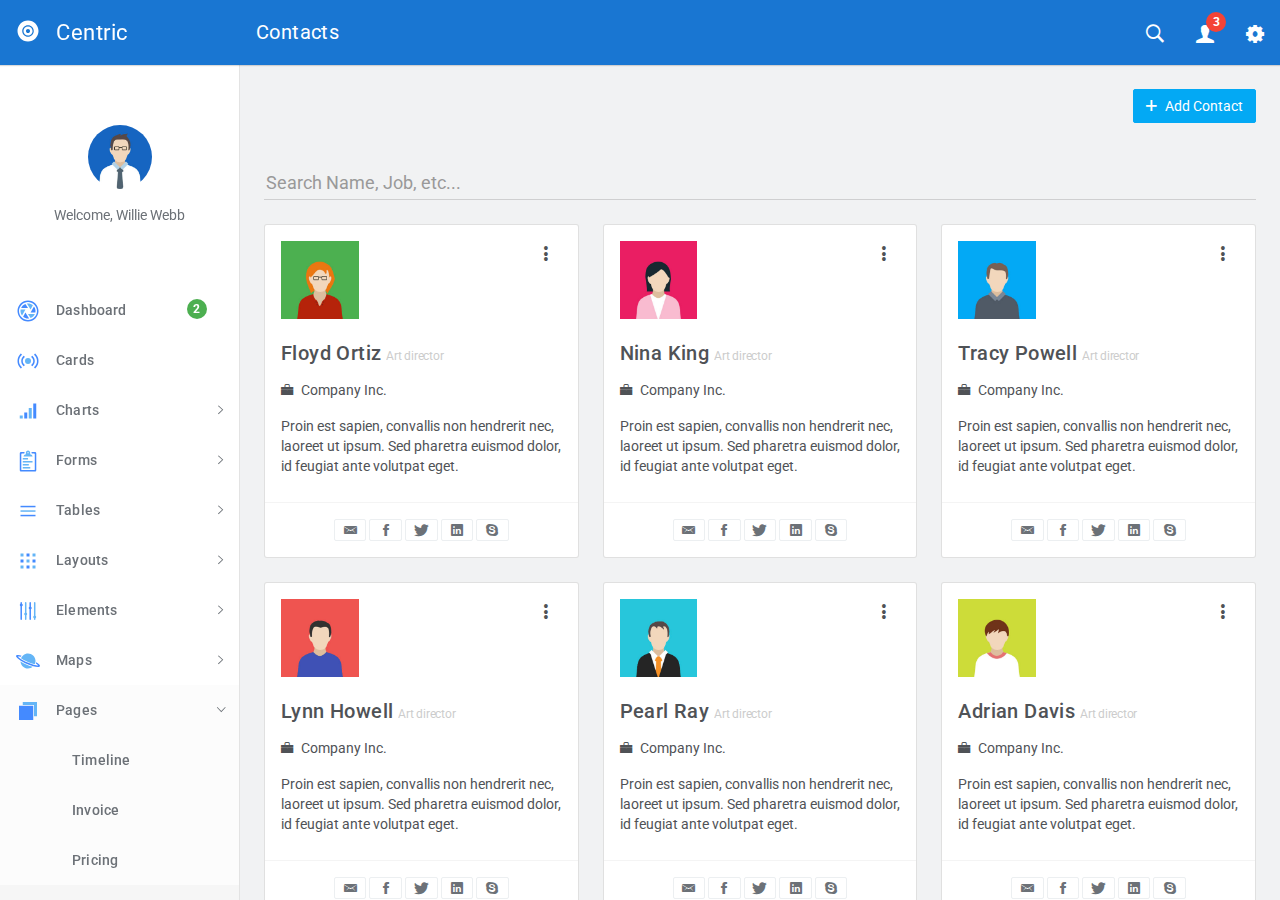
<file: src/contacts.html>
<!DOCTYPE html>
<html lang="en">
  <head>
    <meta charset="utf-8">
    <meta name="viewport" content="width=device-width, initial-scale=1, maximum-scale=1">
    <meta name="description" content="Bootstrap Admin Template">
    <meta name="keywords" content="app, responsive, jquery, bootstrap, dashboard, admin">
    <title>Centric - Bootstrap Admin Template</title>
    <!-- Vendor styles-->
    <!-- build:css(../app) css/vendor.css-->
    <!-- Animate.CSS-->
    <link rel="stylesheet" href="assets/vendor/animate.css/animate.css">
    <!-- Bootstrap-->
    <link rel="stylesheet" href="assets/vendor/bootstrap/dist/css/bootstrap.min.css">
    <!-- Ionicons-->
    <link rel="stylesheet" href="assets/vendor/ionicons/css/ionicons.css">
    <!-- Bluimp Gallery-->
    <link rel="stylesheet" href="assets/vendor/blueimp-gallery/css/blueimp-gallery.css">
    <link rel="stylesheet" href="assets/vendor/blueimp-gallery/css/blueimp-gallery-indicator.css">
    <link rel="stylesheet" href="assets/vendor/blueimp-gallery/css/blueimp-gallery-video.css">
    <!-- Datepicker-->
    <link rel="stylesheet" href="assets/vendor/bootstrap-datepicker/dist/css/bootstrap-datepicker3.css">
    <!-- Rickshaw-->
    <link rel="stylesheet" href="assets/vendor/rickshaw/rickshaw.css">
    <!-- Select2-->
    <link rel="stylesheet" href="assets/vendor/select2/dist/css/select2.css">
    <!-- Clockpicker-->
    <link rel="stylesheet" href="assets/vendor/clockpicker/dist/bootstrap-clockpicker.css">
    <!-- Range Slider-->
    <link rel="stylesheet" href="assets/vendor/nouislider/distribute/nouislider.min.css">
    <!-- ColorPicker-->
    <link rel="stylesheet" href="assets/vendor/mjolnic-bootstrap-colorpicker/dist/css/bootstrap-colorpicker.css">
    <!-- Summernote-->
    <link rel="stylesheet" href="assets/vendor/summernote/dist/summernote.css">
    <!-- Dropzone-->
    <link rel="stylesheet" href="assets/vendor/dropzone/dist/basic.css">
    <link rel="stylesheet" href="assets/vendor/dropzone/dist/dropzone.css">
    <!-- Xeditable-->
    <link rel="stylesheet" href="assets/vendor/x-editable/dist/bootstrap3-editable/css/bootstrap-editable.css">
    <!-- Bootgrid-->
    <link rel="stylesheet" href="assets/vendor/jquery.bootgrid/dist/jquery.bootgrid.css">
    <!-- Datatables-->
    <link rel="stylesheet" href="assets/vendor/datatables/media/css/jquery.dataTables.css">
    <!-- Sweet Alert-->
    <link rel="stylesheet" href="assets/vendor/sweetalert/dist/sweetalert.css">
    <!-- Loaders.CSS-->
    <link rel="stylesheet" href="assets/vendor/loaders.css/loaders.css">
    <!-- Material Floating Button-->
    <link rel="stylesheet" href="assets/vendor/ng-material-floating-button/mfb/dist/mfb.css">
    <!-- Material Colors-->
    <link rel="stylesheet" href="assets/vendor/material-colors/dist/colors.css">
    <!-- endbuild-->
    <!-- Application styles-->
    <link rel="stylesheet" href="assets/css/app.css">
  </head>
  <body class="theme-1">
    <div class="layout-container">
      <!-- top navbar-->
      <header class="header-container">
        <nav>
          <ul class="visible-xs visible-sm">
            <li><a id="sidebar-toggler" href="#" class="menu-link menu-link-slide"><span><em></em></span></a></li>
          </ul>
          <ul class="hidden-xs">
            <li><a id="offcanvas-toggler" href="#" class="menu-link menu-link-slide"><span><em></em></span></a></li>
          </ul>
          <h2 class="header-title">Contacts</h2>
          <ul class="pull-right">
            <li><a id="header-search" href="#" class="ripple"><em class="ion-ios-search-strong"></em></a></li>
            <li class="dropdown"><a href="#" data-toggle="dropdown" class="dropdown-toggle has-badge ripple"><em class="ion-person"></em><sup class="badge bg-danger">3</sup></a>
              <ul class="dropdown-menu dropdown-menu-right md-dropdown-menu">
                <li><a href="profile.html"><em class="ion-home icon-fw"></em>Profile</a></li>
                <li><a href="messages.html"><em class="ion-gear-a icon-fw"></em>Messages</a></li>
                <li role="presentation" class="divider"></li>
                <li><a href="user.login.html"><em class="ion-log-out icon-fw"></em>Logout</a></li>
              </ul>
            </li>
            <li><a id="header-settings" href="#" class="ripple"><em class="ion-gear-b"></em></a></li>
          </ul>
        </nav>
      </header>
      <!-- sidebar-->
      <aside class="sidebar-container">
        <div class="sidebar-header">
          <div class="pull-right pt-lg text-muted hidden"><em class="ion-close-round"></em></div><a href="#" class="sidebar-header-logo"><img src="assets/img/logo.png" data-svg-replace="assets/img/logo.svg" alt="Logo"><span class="sidebar-header-logo-text">Centric</span></a>
        </div>
        <div class="sidebar-content">
          <div class="sidebar-toolbar text-center"><a href=""><img src="assets/img/user/01.jpg" alt="Profile" class="img-circle thumb64"></a>
            <div class="mt">Welcome, Willie Webb</div>
          </div>
          <nav class="sidebar-nav">
            <ul>
              <li><a href="dashboard.html" class="ripple"><span class="pull-right nav-label"><span class="badge bg-success">2</span></span><span class="nav-icon"><img src="" data-svg-replace="assets/img/icons/aperture.svg" alt="MenuItem" class="hidden"></span><span>Dashboard</span></a></li>
              <li><a href="cards.html" class="ripple"><span class="pull-right nav-label"></span><span class="nav-icon"><img src="" data-svg-replace="assets/img/icons/radio-waves.svg" alt="MenuItem" class="hidden"></span><span>Cards</span></a></li>
              <li><a href="#" class="ripple"><span class="pull-right nav-caret"><em class="ion-ios-arrow-right"></em></span><span class="pull-right nav-label"></span><span class="nav-icon"><img src="" data-svg-replace="assets/img/icons/connection-bars.svg" alt="MenuItem" class="hidden"></span><span>Charts</span></a>
                <ul class="sidebar-subnav">
                  <li><a href="flot.html" class="ripple"><span class="pull-right nav-label"></span><span>Flot</span></a></li>
                  <li><a href="radial.html" class="ripple"><span class="pull-right nav-label"></span><span>Radial</span></a></li>
                  <li><a href="rickshaw.html" class="ripple"><span class="pull-right nav-label"></span><span>Rickshaw</span></a></li>
                </ul>
              </li>
              <li><a href="#" class="ripple"><span class="pull-right nav-caret"><em class="ion-ios-arrow-right"></em></span><span class="pull-right nav-label"></span><span class="nav-icon"><img src="" data-svg-replace="assets/img/icons/clipboard.svg" alt="MenuItem" class="hidden"></span><span>Forms</span></a>
                <ul class="sidebar-subnav">
                  <li><a href="forms.classic.html" class="ripple"><span class="pull-right nav-label"></span><span>Classic</span></a></li>
                  <li><a href="validation.html" class="ripple"><span class="pull-right nav-label"></span><span>Validation</span></a></li>
                  <li><a href="forms.advanced.html" class="ripple"><span class="pull-right nav-label"></span><span>Advanced</span></a></li>
                  <li><a href="material.html" class="ripple"><span class="pull-right nav-label"></span><span>Material</span></a></li>
                  <li><a href="editor.html" class="ripple"><span class="pull-right nav-label"></span><span>Editors</span></a></li>
                  <li><a href="dropzone.html" class="ripple"><span class="pull-right nav-label"></span><span>Dropzone</span></a></li>
                  <li><a href="xeditable.html" class="ripple"><span class="pull-right nav-label"></span><span>xEditable</span></a></li>
                  <li><a href="wizard.html" class="ripple"><span class="pull-right nav-label"></span><span>Wizard</span></a></li>
                </ul>
              </li>
              <li><a href="#" class="ripple"><span class="pull-right nav-caret"><em class="ion-ios-arrow-right"></em></span><span class="pull-right nav-label"></span><span class="nav-icon"><img src="" data-svg-replace="assets/img/icons/navicon.svg" alt="MenuItem" class="hidden"></span><span>Tables</span></a>
                <ul id="tables" class="sidebar-subnav">
                  <li><a href="tables.classic.html" class="ripple"><span class="pull-right nav-label"></span><span>Classic</span></a></li>
                  <li><a href="datatable.html" class="ripple"><span class="pull-right nav-label"></span><span>Datatable</span></a></li>
                  <li><a href="bootgrid.html" class="ripple"><span class="pull-right nav-label"></span><span>Bootgrid</span></a></li>
                </ul>
              </li>
              <li><a href="#" class="ripple"><span class="pull-right nav-caret"><em class="ion-ios-arrow-right"></em></span><span class="pull-right nav-label"></span><span class="nav-icon"><img src="" data-svg-replace="assets/img/icons/grid.svg" alt="MenuItem" class="hidden"></span><span>Layouts</span></a>
                <ul id="layouts" class="sidebar-subnav">
                  <li><a href="layouts.columns.html" class="ripple"><span class="pull-right nav-label"></span><span>Columns</span></a></li>
                  <li><a href="layouts.overlap.html" class="ripple"><span class="pull-right nav-label"></span><span>Overlap</span></a></li>
                  <li><a href="layouts.boxed.html" class="ripple"><span class="pull-right nav-label"></span><span>Boxed</span></a></li>
                  <li><a href="layouts.tabs.html" class="ripple"><span class="pull-right nav-label"></span><span>Tabs</span></a></li>
                  <li><a href="layouts.containers.html" class="ripple"><span class="pull-right nav-label"></span><span>Containers</span></a></li>
                </ul>
              </li>
              <li><a href="#" class="ripple"><span class="pull-right nav-caret"><em class="ion-ios-arrow-right"></em></span><span class="pull-right nav-label"></span><span class="nav-icon"><img src="" data-svg-replace="assets/img/icons/levels.svg" alt="MenuItem" class="hidden"></span><span>Elements</span></a>
                <ul id="elements" class="sidebar-subnav">
                  <li><a href="colors.html" class="ripple"><span class="pull-right nav-label"></span><span>Colors</span></a></li>
                  <li><a href="whiteframes.html" class="ripple"><span class="pull-right nav-label"></span><span>Whiteframes</span></a></li>
                  <li><a href="lists.html" class="ripple"><span class="pull-right nav-label"></span><span>Lists</span></a></li>
                  <li><a href="bootstrapui.html" class="ripple"><span class="pull-right nav-label"></span><span>Bootstrap</span></a></li>
                  <li><a href="buttons.html" class="ripple"><span class="pull-right nav-label"></span><span>Buttons</span></a></li>
                  <li><a href="sweetalert.html"><span class="pull-right nav-label"></span><span>Sweet-alert</span></a></li>
                  <li><a href="spinners.html" class="ripple"><span class="pull-right nav-label"></span><span>Spinners</span></a></li>
                  <li><a href="nestable.html" class="ripple"><span class="pull-right nav-label"></span><span>Nestable</span></a></li>
                  <li><a href="grid.html" class="ripple"><span class="pull-right nav-label"></span><span>Grid</span></a></li>
                  <li><a href="grid-masonry.html" class="ripple"><span class="pull-right nav-label"></span><span>Grid Masonry</span></a></li>
                  <li><a href="typography.html" class="ripple"><span class="pull-right nav-label"></span><span>Typography</span></a></li>
                  <li><a href="icons.html" class="ripple"><span class="pull-right nav-label"></span><span>Icons</span></a></li>
                  <li><a href="utilities.html" class="ripple"><span class="pull-right nav-label"></span><span>Utilities</span></a></li>
                </ul>
              </li>
              <li><a href="#" class="ripple"><span class="pull-right nav-caret"><em class="ion-ios-arrow-right"></em></span><span class="pull-right nav-label"></span><span class="nav-icon"><img src="" data-svg-replace="assets/img/icons/planet.svg" alt="MenuItem" class="hidden"></span><span>Maps</span></a>
                <ul id="maps" class="sidebar-subnav">
                  <li><a href="google-map-full.html" class="ripple"><span class="pull-right nav-label"></span><span>Google Maps Full</span></a></li>
                  <li><a href="google-map.html" class="ripple"><span class="pull-right nav-label"></span><span>Google Maps</span></a></li>
                  <li><a href="vector-map.html" class="ripple"><span class="pull-right nav-label"></span><span>Vector Maps</span></a></li>
                  <li><a href="datamaps.html" class="ripple"><span class="pull-right nav-label"></span><span>Datamaps</span></a></li>
                </ul>
              </li>
              <li><a href="#" class="ripple"><span class="pull-right nav-caret"><em class="ion-ios-arrow-right"></em></span><span class="pull-right nav-label"></span><span class="nav-icon"><img src="" data-svg-replace="assets/img/icons/ios-browsers.svg" alt="MenuItem" class="hidden"></span><span>Pages</span></a>
                <ul id="pages" class="sidebar-subnav">
                  <li><a href="timeline.html" class="ripple"><span class="pull-right nav-label"></span><span>Timeline</span></a></li>
                  <li><a href="invoice.html" class="ripple"><span class="pull-right nav-label"></span><span>Invoice</span></a></li>
                  <li><a href="pricing.html" class="ripple"><span class="pull-right nav-label"></span><span>Pricing</span></a></li>
                  <li><a href="contacts.html" class="ripple"><span class="pull-right nav-label"></span><span>Contacts</span></a></li>
                  <li><a href="faq.html" class="ripple"><span class="pull-right nav-label"></span><span>FAQ</span></a></li>
                  <li><a href="projects.html" class="ripple"><span class="pull-right nav-label"></span><span>Projects</span></a></li>
                  <li><a href="blog.html" class="ripple"><span class="pull-right nav-label"></span><span>Blog</span></a></li>
                  <li><a href="blog.article.html" class="ripple"><span class="pull-right nav-label"></span><span>Article</span></a></li>
                  <li><a href="profile.html" class="ripple"><span class="pull-right nav-label"></span><span>Profile</span></a></li>
                  <li><a href="gallery.html" class="ripple"><span class="pull-right nav-label"></span><span>Gallery</span></a></li>
                  <li><a href="wall.html" class="ripple"><span class="pull-right nav-label"></span><span>Wall</span></a></li>
                  <li><a href="search.html" class="ripple"><span class="pull-right nav-label"></span><span>Search</span></a></li>
                  <li><a href="messages.html" class="ripple"><span class="pull-right nav-label"></span><span>Messages Board</span></a></li>
                </ul>
              </li>
              <li><a href="#" class="ripple"><span class="pull-right nav-caret"><em class="ion-ios-arrow-right"></em></span><span class="pull-right nav-label"></span><span class="nav-icon"><img src="" data-svg-replace="assets/img/icons/person-stalker.svg" alt="MenuItem" class="hidden"></span><span>User</span></a>
                <ul id="user" class="sidebar-subnav">
                  <li><a href="login.html" class="ripple"><span class="pull-right nav-label"></span><span>Login</span></a></li>
                  <li><a href="signup.html" class="ripple"><span class="pull-right nav-label"></span><span>Signup</span></a></li>
                  <li><a href="lock.html" class="ripple"><span class="pull-right nav-label"></span><span>Lock</span></a></li>
                  <li><a href="recover.html" class="ripple"><span class="pull-right nav-label"></span><span>Recover</span></a></li>
                </ul>
              </li>
              <li><a href="../../angularjs/" class="ripple"><span class="nav-icon"><em class="ion-android-open"></em></span><span>AngularJS</span></a></li>
            </ul>
          </nav>
        </div>
      </aside>
      <div class="sidebar-layout-obfuscator"></div>
      <!-- Main section-->
      <main class="main-container">
        <!-- Page content-->
        <section>
          <div class="container container-fluid">
            <div class="mb-lg text-right">
              <button type="button" class="btn btn-info"><em class="ion-plus mr-sm"></em>Add Contact</button>
            </div>
            <div class="mb-lg">
              <form role="form">
                <div class="mda-form-control">
                  <input type="text" placeholder="Search Name, Job, etc..." class="form-control input-lg">
                </div>
              </form>
            </div>
            <div class="row">
              <div class="col-md-4 col-sm-6">
                <div class="card">
                  <div class="card-body">
                    <!-- START dropdown-->
                    <div class="pull-right dropdown visible-lg visible-md">
                      <button type="button" data-toggle="dropdown" class="btn btn-flat btn-flat-icon"><em class="ion-android-more-vertical"></em></button>
                      <ul role="menu" class="dropdown-menu md-dropdown-menu dropdown-menu-right">
                        <li><a href="">Edit</a></li>
                        <li><a href="">Block</a></li>
                        <li><a href="">Delete</a></li>
                      </ul>
                    </div>
                    <!-- END dropdown-->
                    <div class="row">
                      <div class="col-lg-4 col-md-8"><a href=""><img src="assets/img/user/02.jpg" alt="Contact" class="fw img-responsive"></a></div>
                    </div>
                    <h5>Floyd Ortiz<small class="text-muted">Art director</small></h5>
                    <p class="mt"><em class="ion-briefcase mr-sm"></em><span>Company Inc.</span></p>
                    <p class="mt">Proin est sapien, convallis non hendrerit nec, laoreet ut ipsum. Sed pharetra euismod dolor, id feugiat ante volutpat eget.</p>
                  </div>
                  <div class="card-footer text-center">
                    <button type="button" class="btn btn-default btn-xs"><em class="ion-email icon-lg icon-fw"></em></button>
                    <button type="button" class="btn btn-default btn-xs"><em class="ion-social-facebook icon-lg icon-fw"></em></button>
                    <button type="button" class="btn btn-default btn-xs"><em class="ion-social-twitter icon-lg icon-fw"></em></button>
                    <button type="button" class="btn btn-default btn-xs"><em class="ion-social-linkedin icon-lg icon-fw"></em></button>
                    <button type="button" class="btn btn-default btn-xs"><em class="ion-social-skype icon-lg icon-fw"></em></button>
                  </div>
                </div>
              </div>
              <div class="col-md-4 col-sm-6">
                <div class="card">
                  <div class="card-body">
                    <!-- START dropdown-->
                    <div class="pull-right dropdown visible-lg visible-md">
                      <button type="button" data-toggle="dropdown" class="btn btn-flat btn-flat-icon"><em class="ion-android-more-vertical"></em></button>
                      <ul role="menu" class="dropdown-menu md-dropdown-menu dropdown-menu-right">
                        <li><a href="">Edit</a></li>
                        <li><a href="">Block</a></li>
                        <li><a href="">Delete</a></li>
                      </ul>
                    </div>
                    <!-- END dropdown-->
                    <div class="row">
                      <div class="col-lg-4 col-md-8"><a href=""><img src="assets/img/user/03.jpg" alt="Contact" class="fw img-responsive"></a></div>
                    </div>
                    <h5>Nina King<small class="text-muted">Art director</small></h5>
                    <p class="mt"><em class="ion-briefcase mr-sm"></em><span>Company Inc.</span></p>
                    <p class="mt">Proin est sapien, convallis non hendrerit nec, laoreet ut ipsum. Sed pharetra euismod dolor, id feugiat ante volutpat eget.</p>
                  </div>
                  <div class="card-footer text-center">
                    <button type="button" class="btn btn-default btn-xs"><em class="ion-email icon-lg icon-fw"></em></button>
                    <button type="button" class="btn btn-default btn-xs"><em class="ion-social-facebook icon-lg icon-fw"></em></button>
                    <button type="button" class="btn btn-default btn-xs"><em class="ion-social-twitter icon-lg icon-fw"></em></button>
                    <button type="button" class="btn btn-default btn-xs"><em class="ion-social-linkedin icon-lg icon-fw"></em></button>
                    <button type="button" class="btn btn-default btn-xs"><em class="ion-social-skype icon-lg icon-fw"></em></button>
                  </div>
                </div>
              </div>
              <div class="col-md-4 col-sm-6">
                <div class="card">
                  <div class="card-body">
                    <!-- START dropdown-->
                    <div class="pull-right dropdown visible-lg visible-md">
                      <button type="button" data-toggle="dropdown" class="btn btn-flat btn-flat-icon"><em class="ion-android-more-vertical"></em></button>
                      <ul role="menu" class="dropdown-menu md-dropdown-menu dropdown-menu-right">
                        <li><a href="">Edit</a></li>
                        <li><a href="">Block</a></li>
                        <li><a href="">Delete</a></li>
                      </ul>
                    </div>
                    <!-- END dropdown-->
                    <div class="row">
                      <div class="col-lg-4 col-md-8"><a href=""><img src="assets/img/user/04.jpg" alt="Contact" class="fw img-responsive"></a></div>
                    </div>
                    <h5>Tracy Powell<small class="text-muted">Art director</small></h5>
                    <p class="mt"><em class="ion-briefcase mr-sm"></em><span>Company Inc.</span></p>
                    <p class="mt">Proin est sapien, convallis non hendrerit nec, laoreet ut ipsum. Sed pharetra euismod dolor, id feugiat ante volutpat eget.</p>
                  </div>
                  <div class="card-footer text-center">
                    <button type="button" class="btn btn-default btn-xs"><em class="ion-email icon-lg icon-fw"></em></button>
                    <button type="button" class="btn btn-default btn-xs"><em class="ion-social-facebook icon-lg icon-fw"></em></button>
                    <button type="button" class="btn btn-default btn-xs"><em class="ion-social-twitter icon-lg icon-fw"></em></button>
                    <button type="button" class="btn btn-default btn-xs"><em class="ion-social-linkedin icon-lg icon-fw"></em></button>
                    <button type="button" class="btn btn-default btn-xs"><em class="ion-social-skype icon-lg icon-fw"></em></button>
                  </div>
                </div>
              </div>
              <div class="col-md-4 col-sm-6">
                <div class="card">
                  <div class="card-body">
                    <!-- START dropdown-->
                    <div class="pull-right dropdown visible-lg visible-md">
                      <button type="button" data-toggle="dropdown" class="btn btn-flat btn-flat-icon"><em class="ion-android-more-vertical"></em></button>
                      <ul role="menu" class="dropdown-menu md-dropdown-menu dropdown-menu-right">
                        <li><a href="">Edit</a></li>
                        <li><a href="">Block</a></li>
                        <li><a href="">Delete</a></li>
                      </ul>
                    </div>
                    <!-- END dropdown-->
                    <div class="row">
                      <div class="col-lg-4 col-md-8"><a href=""><img src="assets/img/user/05.jpg" alt="Contact" class="fw img-responsive"></a></div>
                    </div>
                    <h5>Lynn Howell<small class="text-muted">Art director</small></h5>
                    <p class="mt"><em class="ion-briefcase mr-sm"></em><span>Company Inc.</span></p>
                    <p class="mt">Proin est sapien, convallis non hendrerit nec, laoreet ut ipsum. Sed pharetra euismod dolor, id feugiat ante volutpat eget.</p>
                  </div>
                  <div class="card-footer text-center">
                    <button type="button" class="btn btn-default btn-xs"><em class="ion-email icon-lg icon-fw"></em></button>
                    <button type="button" class="btn btn-default btn-xs"><em class="ion-social-facebook icon-lg icon-fw"></em></button>
                    <button type="button" class="btn btn-default btn-xs"><em class="ion-social-twitter icon-lg icon-fw"></em></button>
                    <button type="button" class="btn btn-default btn-xs"><em class="ion-social-linkedin icon-lg icon-fw"></em></button>
                    <button type="button" class="btn btn-default btn-xs"><em class="ion-social-skype icon-lg icon-fw"></em></button>
                  </div>
                </div>
              </div>
              <div class="col-md-4 col-sm-6">
                <div class="card">
                  <div class="card-body">
                    <!-- START dropdown-->
                    <div class="pull-right dropdown visible-lg visible-md">
                      <button type="button" data-toggle="dropdown" class="btn btn-flat btn-flat-icon"><em class="ion-android-more-vertical"></em></button>
                      <ul role="menu" class="dropdown-menu md-dropdown-menu dropdown-menu-right">
                        <li><a href="">Edit</a></li>
                        <li><a href="">Block</a></li>
                        <li><a href="">Delete</a></li>
                      </ul>
                    </div>
                    <!-- END dropdown-->
                    <div class="row">
                      <div class="col-lg-4 col-md-8"><a href=""><img src="assets/img/user/06.jpg" alt="Contact" class="fw img-responsive"></a></div>
                    </div>
                    <h5>Pearl Ray<small class="text-muted">Art director</small></h5>
                    <p class="mt"><em class="ion-briefcase mr-sm"></em><span>Company Inc.</span></p>
                    <p class="mt">Proin est sapien, convallis non hendrerit nec, laoreet ut ipsum. Sed pharetra euismod dolor, id feugiat ante volutpat eget.</p>
                  </div>
                  <div class="card-footer text-center">
                    <button type="button" class="btn btn-default btn-xs"><em class="ion-email icon-lg icon-fw"></em></button>
                    <button type="button" class="btn btn-default btn-xs"><em class="ion-social-facebook icon-lg icon-fw"></em></button>
                    <button type="button" class="btn btn-default btn-xs"><em class="ion-social-twitter icon-lg icon-fw"></em></button>
                    <button type="button" class="btn btn-default btn-xs"><em class="ion-social-linkedin icon-lg icon-fw"></em></button>
                    <button type="button" class="btn btn-default btn-xs"><em class="ion-social-skype icon-lg icon-fw"></em></button>
                  </div>
                </div>
              </div>
              <div class="col-md-4 col-sm-6">
                <div class="card">
                  <div class="card-body">
                    <!-- START dropdown-->
                    <div class="pull-right dropdown visible-lg visible-md">
                      <button type="button" data-toggle="dropdown" class="btn btn-flat btn-flat-icon"><em class="ion-android-more-vertical"></em></button>
                      <ul role="menu" class="dropdown-menu md-dropdown-menu dropdown-menu-right">
                        <li><a href="">Edit</a></li>
                        <li><a href="">Block</a></li>
                        <li><a href="">Delete</a></li>
                      </ul>
                    </div>
                    <!-- END dropdown-->
                    <div class="row">
                      <div class="col-lg-4 col-md-8"><a href=""><img src="assets/img/user/07.jpg" alt="Contact" class="fw img-responsive"></a></div>
                    </div>
                    <h5>Adrian Davis<small class="text-muted">Art director</small></h5>
                    <p class="mt"><em class="ion-briefcase mr-sm"></em><span>Company Inc.</span></p>
                    <p class="mt">Proin est sapien, convallis non hendrerit nec, laoreet ut ipsum. Sed pharetra euismod dolor, id feugiat ante volutpat eget.</p>
                  </div>
                  <div class="card-footer text-center">
                    <button type="button" class="btn btn-default btn-xs"><em class="ion-email icon-lg icon-fw"></em></button>
                    <button type="button" class="btn btn-default btn-xs"><em class="ion-social-facebook icon-lg icon-fw"></em></button>
                    <button type="button" class="btn btn-default btn-xs"><em class="ion-social-twitter icon-lg icon-fw"></em></button>
                    <button type="button" class="btn btn-default btn-xs"><em class="ion-social-linkedin icon-lg icon-fw"></em></button>
                    <button type="button" class="btn btn-default btn-xs"><em class="ion-social-skype icon-lg icon-fw"></em></button>
                  </div>
                </div>
              </div>
              <div class="col-md-4 col-sm-6">
                <div class="card">
                  <div class="card-body">
                    <!-- START dropdown-->
                    <div class="pull-right dropdown visible-lg visible-md">
                      <button type="button" data-toggle="dropdown" class="btn btn-flat btn-flat-icon"><em class="ion-android-more-vertical"></em></button>
                      <ul role="menu" class="dropdown-menu md-dropdown-menu dropdown-menu-right">
                        <li><a href="">Edit</a></li>
                        <li><a href="">Block</a></li>
                        <li><a href="">Delete</a></li>
                      </ul>
                    </div>
                    <!-- END dropdown-->
                    <div class="row">
                      <div class="col-lg-4 col-md-8"><a href=""><img src="assets/img/user/02.jpg" alt="Contact" class="fw img-responsive"></a></div>
                    </div>
                    <h5>Terri Pearson<small class="text-muted">Art director</small></h5>
                    <p class="mt"><em class="ion-briefcase mr-sm"></em><span>Company Inc.</span></p>
                    <p class="mt">Proin est sapien, convallis non hendrerit nec, laoreet ut ipsum. Sed pharetra euismod dolor, id feugiat ante volutpat eget.</p>
                  </div>
                  <div class="card-footer text-center">
                    <button type="button" class="btn btn-default btn-xs"><em class="ion-email icon-lg icon-fw"></em></button>
                    <button type="button" class="btn btn-default btn-xs"><em class="ion-social-facebook icon-lg icon-fw"></em></button>
                    <button type="button" class="btn btn-default btn-xs"><em class="ion-social-twitter icon-lg icon-fw"></em></button>
                    <button type="button" class="btn btn-default btn-xs"><em class="ion-social-linkedin icon-lg icon-fw"></em></button>
                    <button type="button" class="btn btn-default btn-xs"><em class="ion-social-skype icon-lg icon-fw"></em></button>
                  </div>
                </div>
              </div>
              <div class="col-md-4 col-sm-6">
                <div class="card">
                  <div class="card-body">
                    <!-- START dropdown-->
                    <div class="pull-right dropdown visible-lg visible-md">
                      <button type="button" data-toggle="dropdown" class="btn btn-flat btn-flat-icon"><em class="ion-android-more-vertical"></em></button>
                      <ul role="menu" class="dropdown-menu md-dropdown-menu dropdown-menu-right">
                        <li><a href="">Edit</a></li>
                        <li><a href="">Block</a></li>
                        <li><a href="">Delete</a></li>
                      </ul>
                    </div>
                    <!-- END dropdown-->
                    <div class="row">
                      <div class="col-lg-4 col-md-8"><a href=""><img src="assets/img/user/03.jpg" alt="Contact" class="fw img-responsive"></a></div>
                    </div>
                    <h5>Rachel Fernandez<small class="text-muted">Art director</small></h5>
                    <p class="mt"><em class="ion-briefcase mr-sm"></em><span>Company Inc.</span></p>
                    <p class="mt">Proin est sapien, convallis non hendrerit nec, laoreet ut ipsum. Sed pharetra euismod dolor, id feugiat ante volutpat eget.</p>
                  </div>
                  <div class="card-footer text-center">
                    <button type="button" class="btn btn-default btn-xs"><em class="ion-email icon-lg icon-fw"></em></button>
                    <button type="button" class="btn btn-default btn-xs"><em class="ion-social-facebook icon-lg icon-fw"></em></button>
                    <button type="button" class="btn btn-default btn-xs"><em class="ion-social-twitter icon-lg icon-fw"></em></button>
                    <button type="button" class="btn btn-default btn-xs"><em class="ion-social-linkedin icon-lg icon-fw"></em></button>
                    <button type="button" class="btn btn-default btn-xs"><em class="ion-social-skype icon-lg icon-fw"></em></button>
                  </div>
                </div>
              </div>
              <div class="col-md-4 col-sm-6">
                <div class="card">
                  <div class="card-body">
                    <!-- START dropdown-->
                    <div class="pull-right dropdown visible-lg visible-md">
                      <button type="button" data-toggle="dropdown" class="btn btn-flat btn-flat-icon"><em class="ion-android-more-vertical"></em></button>
                      <ul role="menu" class="dropdown-menu md-dropdown-menu dropdown-menu-right">
                        <li><a href="">Edit</a></li>
                        <li><a href="">Block</a></li>
                        <li><a href="">Delete</a></li>
                      </ul>
                    </div>
                    <!-- END dropdown-->
                    <div class="row">
                      <div class="col-lg-4 col-md-8"><a href=""><img src="assets/img/user/04.jpg" alt="Contact" class="fw img-responsive"></a></div>
                    </div>
                    <h5>Annie Holt<small class="text-muted">Art director</small></h5>
                    <p class="mt"><em class="ion-briefcase mr-sm"></em><span>Company Inc.</span></p>
                    <p class="mt">Proin est sapien, convallis non hendrerit nec, laoreet ut ipsum. Sed pharetra euismod dolor, id feugiat ante volutpat eget.</p>
                  </div>
                  <div class="card-footer text-center">
                    <button type="button" class="btn btn-default btn-xs"><em class="ion-email icon-lg icon-fw"></em></button>
                    <button type="button" class="btn btn-default btn-xs"><em class="ion-social-facebook icon-lg icon-fw"></em></button>
                    <button type="button" class="btn btn-default btn-xs"><em class="ion-social-twitter icon-lg icon-fw"></em></button>
                    <button type="button" class="btn btn-default btn-xs"><em class="ion-social-linkedin icon-lg icon-fw"></em></button>
                    <button type="button" class="btn btn-default btn-xs"><em class="ion-social-skype icon-lg icon-fw"></em></button>
                  </div>
                </div>
              </div>
            </div>
          </div>
        </section>
        <!-- Page footer-->
        <footer><span>2017 - Centric app.</span></footer>
      </main>
    </div>
    <!-- Search template-->
    <div tabindex="-1" role="dialog" class="modal modal-top fade modal-search">
      <div class="modal-dialog">
        <div class="modal-content">
          <div class="modal-body">
            <div class="pull-left">
              <button type="button" data-dismiss="modal" class="btn btn-flat"><em class="ion-arrow-left-c icon-24"></em></button>
            </div>
            <div class="pull-right">
              <button type="button" class="btn btn-flat"><em class="ion-android-microphone icon-24"></em></button>
            </div>
            <form action="#" class="oh">
              <div class="mda-form-control pt0">
                <input type="text" placeholder="Search.." data-localize="header.SEARCH" class="form-control header-input-search">
                <div class="mda-form-control-line"></div>
              </div>
            </form>
          </div>
        </div>
      </div>
    </div>
    <!-- End Search template-->
    <!-- Settings template-->
    <div tabindex="-1" role="dialog" class="modal-settings modal modal-right fade">
      <div class="modal-dialog modal-lg">
        <div class="modal-content">
          <div class="modal-header">
            <div data-dismiss="modal" class="pull-right clickable"><em class="ion-close-round text-soft"></em></div>
            <h4 class="modal-title"><span>Settings</span></h4>
          </div>
          <div class="modal-body">
            <div class="clearfix mb">
              <div class="pull-left wd-tiny mb">
                <div class="setting-color">
                  <label class="preview-theme-1">
                    <input type="radio" checked="checked" name="setting-theme" value="0"><span class="ion-checkmark-round"></span>
                    <div class="t-grid">
                      <div class="t-row">
                        <div class="t-col preview-header"></div>
                        <div class="t-col preview-sidebar"></div>
                        <div class="t-col preview-content"></div>
                      </div>
                    </div>
                  </label>
                </div>
              </div>
              <div class="pull-left wd-tiny mb">
                <div class="setting-color">
                  <label class="preview-theme-2">
                    <input type="radio" name="setting-theme" value="1"><span class="ion-checkmark-round"></span>
                    <div class="t-grid">
                      <div class="t-row">
                        <div class="t-col preview-header"></div>
                        <div class="t-col preview-sidebar"></div>
                        <div class="t-col preview-content"></div>
                      </div>
                    </div>
                  </label>
                </div>
              </div>
              <div class="pull-left wd-tiny mb">
                <div class="setting-color">
                  <label class="preview-theme-3">
                    <input type="radio" name="setting-theme" value="2"><span class="ion-checkmark-round"></span>
                    <div class="t-grid">
                      <div class="t-row">
                        <div class="t-col preview-header"></div>
                        <div class="t-col preview-sidebar"></div>
                        <div class="t-col preview-content"></div>
                      </div>
                    </div>
                  </label>
                </div>
              </div>
              <div class="pull-left wd-tiny mb">
                <div class="setting-color">
                  <label class="preview-theme-4">
                    <input type="radio" name="setting-theme" value="3"><span class="ion-checkmark-round"></span>
                    <div class="t-grid">
                      <div class="t-row">
                        <div class="t-col preview-header"></div>
                        <div class="t-col preview-sidebar"></div>
                        <div class="t-col preview-content"></div>
                      </div>
                    </div>
                  </label>
                </div>
              </div>
              <div class="pull-left wd-tiny mb">
                <div class="setting-color">
                  <label class="preview-theme-5">
                    <input type="radio" name="setting-theme" value="4"><span class="ion-checkmark-round"></span>
                    <div class="t-grid">
                      <div class="t-row">
                        <div class="t-col preview-header"></div>
                        <div class="t-col preview-sidebar"></div>
                        <div class="t-col preview-content"></div>
                      </div>
                    </div>
                  </label>
                </div>
              </div>
              <div class="pull-left wd-tiny mb">
                <div class="setting-color">
                  <label class="preview-theme-6">
                    <input type="radio" name="setting-theme" value="5"><span class="ion-checkmark-round"></span>
                    <div class="t-grid">
                      <div class="t-row">
                        <div class="t-col preview-header"></div>
                        <div class="t-col preview-sidebar"></div>
                        <div class="t-col preview-content"></div>
                      </div>
                    </div>
                  </label>
                </div>
              </div>
              <div class="pull-left wd-tiny mb">
                <div class="setting-color">
                  <label class="preview-theme-7">
                    <input type="radio" name="setting-theme" value="6"><span class="ion-checkmark-round"></span>
                    <div class="t-grid">
                      <div class="t-row">
                        <div class="t-col preview-header"></div>
                        <div class="t-col preview-sidebar"></div>
                        <div class="t-col preview-content"></div>
                      </div>
                    </div>
                  </label>
                </div>
              </div>
              <div class="pull-left wd-tiny mb">
                <div class="setting-color">
                  <label class="preview-theme-8">
                    <input type="radio" name="setting-theme" value="7"><span class="ion-checkmark-round"></span>
                    <div class="t-grid">
                      <div class="t-row">
                        <div class="t-col preview-header"></div>
                        <div class="t-col preview-sidebar"></div>
                        <div class="t-col preview-content"></div>
                      </div>
                    </div>
                  </label>
                </div>
              </div>
              <div class="pull-left wd-tiny mb">
                <div class="setting-color">
                  <label class="preview-theme-9">
                    <input type="radio" name="setting-theme" value="8"><span class="ion-checkmark-round"></span>
                    <div class="t-grid">
                      <div class="t-row">
                        <div class="t-col preview-header"></div>
                        <div class="t-col preview-sidebar"></div>
                        <div class="t-col preview-content"></div>
                      </div>
                    </div>
                  </label>
                </div>
              </div>
            </div>
            <hr>
            <p>
              <label class="mda-checkbox">
                <input id="sidebar-showheader" type="checkbox" checked=""><em class="bg-indigo-500"></em>Sidebar header
              </label>
            </p>
            <p>
              <label class="mda-checkbox">
                <input id="sidebar-showtoolbar" type="checkbox" checked=""><em class="bg-indigo-500"></em>Sidebar toolbar
              </label>
            </p>
            <p>
              <label class="mda-checkbox">
                <input id="sidebar-offcanvas" type="checkbox"><em class="bg-indigo-500"></em>Sidebar offcanvas
              </label>
            </p>
            <hr>
            <p>Navigation icon</p>
            <p>
              <label class="mda-radio">
                <input type="radio" name="headerMenulink" value="menu-link-close"><em class="bg-indigo-500"></em>Close icon
              </label>
            </p>
            <p>
              <label class="mda-radio">
                <input type="radio" checked="" name="headerMenulink" value="menu-link-slide"><em class="bg-indigo-500"></em>Slide arrow
              </label>
            </p>
            <p>
              <label class="mda-radio">
                <input type="radio" name="headerMenulink" value="menu-link-arrow"><em class="bg-indigo-500"></em>Big arrow
              </label>
            </p>
            <hr>
            <button type="button" data-toggle-fullscreen="" class="btn btn-default btn-raised">Toggle fullscreen</button>
            <hr>
            <p>Change language</p>
            <!-- START Language list-->
            <div class="btn-group">
              <button type="button" data-toggle="dropdown" class="btn btn-default btn-block btn-raised">English</button>
              <ul role="menu" class="dropdown-menu dropdown-menu-right animated fadeInUpShort">
                <li><a href="#" data-set-lang="en">English</a></li>
                <li><a href="#" data-set-lang="es">Spanish</a></li>
              </ul>
            </div>
            <!-- END Language list-->
          </div>
        </div>
      </div>
    </div>
    <!-- End Settings template-->
    <!-- Google Maps API-->
    <script type="text/javascript" src="http://maps.google.com/maps/api/js?key=AIzaSyD_MleSHludEfiKUi1CCyumkv74Pm4u8Is"></script>
    <!-- build:js(../app) js/vendor.js-->
    <!-- Modernizr-->
    <script src="assets/vendor/modernizr/modernizr.custom.js"></script>
    <!-- jQuery-->
    <script src="assets/vendor/jquery/dist/jquery.js"></script>
    <!-- Bootstrap-->
    <script src="assets/vendor/bootstrap/dist/js/bootstrap.js"></script>
    <!-- jQuery Browser-->
    <script src="assets/vendor/jquery.browser/dist/jquery.browser.js"></script>
    <!-- Material Colors-->
    <script src="assets/vendor/material-colors/dist/colors.js"></script>
    <!-- Bootstrap Filestyle-->
    <script src="assets/vendor/bootstrap-filestyle/src/bootstrap-filestyle.js"></script>
    <!-- Flot charts-->
    <script src="assets/vendor/flot/jquery.flot.js"></script>
    <script src="assets/vendor/flot/jquery.flot.categories.js"></script>
    <script src="assets/vendor/flot-spline/js/jquery.flot.spline.js"></script>
    <script src="assets/vendor/flot.tooltip/js/jquery.flot.tooltip.js"></script>
    <script src="assets/vendor/flot/jquery.flot.resize.js"></script>
    <script src="assets/vendor/flot/jquery.flot.pie.js"></script>
    <script src="assets/vendor/flot/jquery.flot.time.js"></script>
    <script src="assets/vendor/sidebysideimproved/jquery.flot.orderBars.js"></script>
    <!-- jVector Maps-->
    <script src="assets/vendor/ika.jvectormap/jquery-jvectormap-1.2.2.min.js"></script>
    <script src="assets/vendor/ika.jvectormap/jquery-jvectormap-us-mill-en.js"></script>
    <script src="assets/vendor/ika.jvectormap/jquery-jvectormap-world-mill-en.js"></script>
    <!-- Easypie Charts-->
    <script src="assets/vendor/jquery.easy-pie-chart/dist/jquery.easypiechart.js"></script>
    <!-- Screenfull-->
    <script src="assets/vendor/screenfull/dist/screenfull.js"></script>
    <!-- Sparkline-->
    <script src="assets/vendor/sparkline/index.js"></script>
    <!-- Datepicker-->
    <script src="assets/vendor/bootstrap-datepicker/js/bootstrap-datepicker.js"></script>
    <!-- jQuery Knob charts-->
    <script src="assets/vendor/jquery-knob/js/jquery.knob.js"></script>
    <!-- Rickshaw-->
    <script src="assets/vendor/d3/d3.js"></script>
    <script src="assets/vendor/rickshaw/rickshaw.js"></script>
    <!-- jQuery Form Validation-->
    <script src="assets/vendor/jquery-validation/dist/jquery.validate.js"></script>
    <script src="assets/vendor/jquery-validation/dist/additional-methods.js"></script>
    <!-- JQUERY STEPS-->
    <script src="assets/vendor/jquery.steps/build/jquery.steps.js"></script>
    <!-- Select2-->
    <script src="assets/vendor/select2/dist/js/select2.js"></script>
    <!-- Clockpicker-->
    <script src="assets/vendor/clockpicker/dist/bootstrap-clockpicker.js"></script>
    <!-- Range Slider-->
    <script src="assets/vendor/nouislider/distribute/nouislider.js"></script>
    <!-- ColorPicker-->
    <script src="assets/vendor/mjolnic-bootstrap-colorpicker/dist/js/bootstrap-colorpicker.js"></script>
    <!-- Summernote-->
    <script src="assets/vendor/summernote/dist/summernote.js"></script>
    <!-- Dropzone-->
    <script src="assets/vendor/dropzone/dist/dropzone.js"></script>
    <!-- Xeditable-->
    <script src="assets/vendor/x-editable/dist/bootstrap3-editable/js/bootstrap-editable.js"></script>
    <!-- Momentjs-->
    <script src="assets/vendor/moment/min/moment-with-locales.js"></script>
    <!-- Google Maps-->
    <script src="assets/vendor/gmaps/gmaps.js"></script>
    <!-- Bootgrid-->
    <script src="assets/vendor/jquery.bootgrid/dist/jquery.bootgrid.js"></script>
    <script src="assets/vendor/jquery.bootgrid/dist/jquery.bootgrid.fa.js"></script>
    <!-- Datatables-->
    <script src="assets/vendor/datatables/media/js/jquery.dataTables.js"></script>
    <!-- Nestable-->
    <script src="assets/vendor/nestable/jquery.nestable.js"></script>
    <!-- Sweet Alert-->
    <script src="assets/vendor/sweetalert/dist/sweetalert-dev.js"></script>
    <!-- Masonry-->
    <script src="assets/vendor/masonry/dist/masonry.pkgd.js"></script>
    <!-- Images Loaded-->
    <script src="assets/vendor/imagesloaded/imagesloaded.pkgd.js"></script>
    <!-- Loaders.CSS-->
    <script src="assets/vendor/loaders.css/loaders.css.js"></script>
    <!-- jQuery Localize-->
    <script src="assets/vendor/jquery-localize-i18n/dist/jquery.localize.js"></script>
    <!-- Blueimp Gallery-->
    <script src="assets/vendor/blueimp-gallery/js/blueimp-helper.js"></script>
    <script src="assets/vendor/blueimp-gallery/js/blueimp-gallery.js"></script>
    <script src="assets/vendor/blueimp-gallery/js/blueimp-gallery-fullscreen.js"></script>
    <script src="assets/vendor/blueimp-gallery/js/blueimp-gallery-indicator.js"></script>
    <script src="assets/vendor/blueimp-gallery/js/blueimp-gallery-video.js"></script>
    <script src="assets/vendor/blueimp-gallery/js/blueimp-gallery-vimeo.js"></script>
    <script src="assets/vendor/blueimp-gallery/js/blueimp-gallery-youtube.js"></script>
    <script src="assets/vendor/blueimp-gallery/js/jquery.blueimp-gallery.js"></script>
    <!-- Datamaps-->
    <script src="assets/vendor/topojson/topojson.min.js"></script>
    <script src="assets/vendor/datamaps/dist/datamaps.all.js"></script>
    <!-- endbuild-->
    <!-- App script-->
    <script src="assets/js/app.js"></script>
  </body>
</html>
</file>
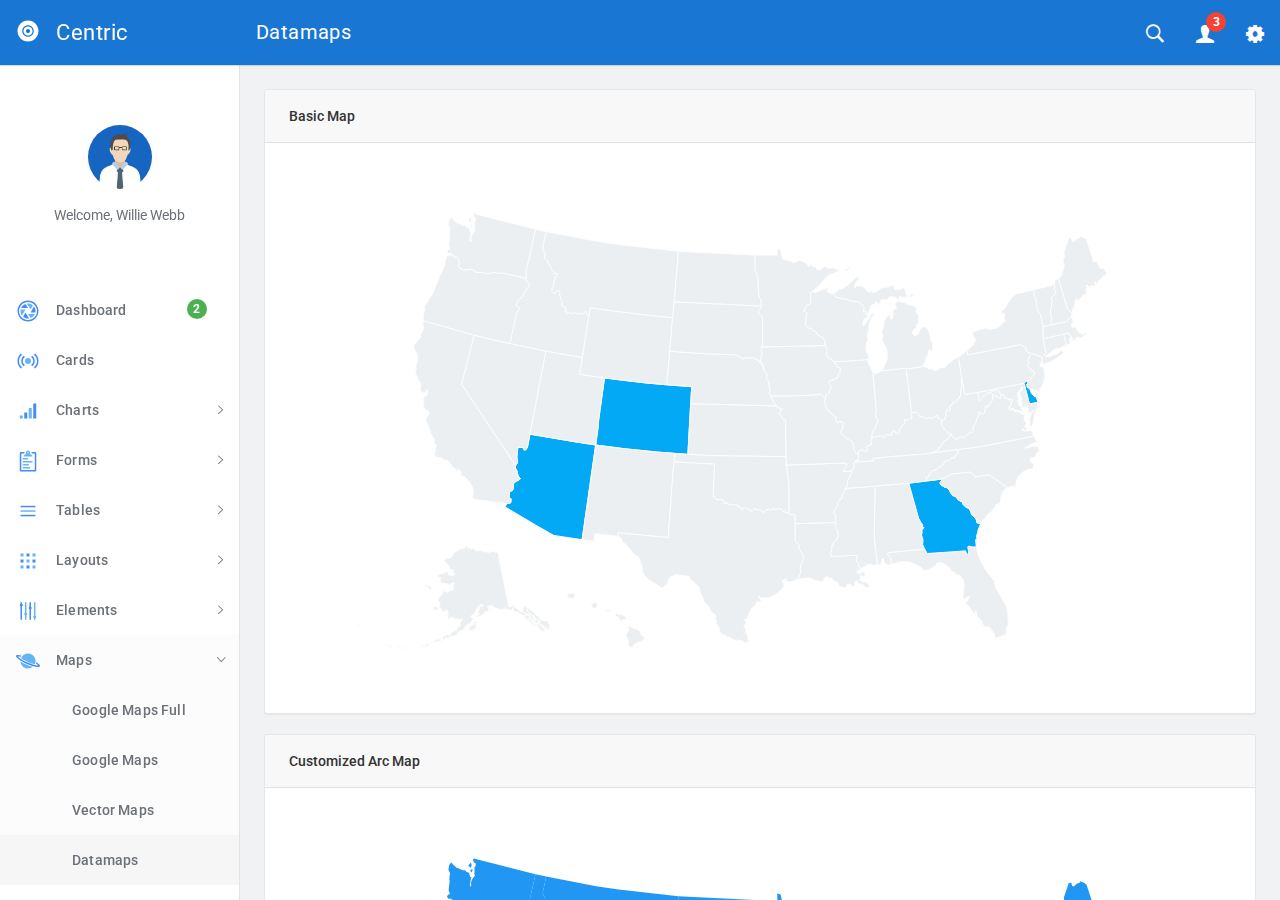
<file: src/datamaps.html>
<!DOCTYPE html>
<html lang="en">
  <head>
    <meta charset="utf-8">
    <meta name="viewport" content="width=device-width, initial-scale=1, maximum-scale=1">
    <meta name="description" content="Bootstrap Admin Template">
    <meta name="keywords" content="app, responsive, jquery, bootstrap, dashboard, admin">
    <title>Centric - Bootstrap Admin Template</title>
    <!-- Vendor styles-->
    <!-- build:css(../app) css/vendor.css-->
    <!-- Animate.CSS-->
    <link rel="stylesheet" href="assets/vendor/animate.css/animate.css">
    <!-- Bootstrap-->
    <link rel="stylesheet" href="assets/vendor/bootstrap/dist/css/bootstrap.min.css">
    <!-- Ionicons-->
    <link rel="stylesheet" href="assets/vendor/ionicons/css/ionicons.css">
    <!-- Bluimp Gallery-->
    <link rel="stylesheet" href="assets/vendor/blueimp-gallery/css/blueimp-gallery.css">
    <link rel="stylesheet" href="assets/vendor/blueimp-gallery/css/blueimp-gallery-indicator.css">
    <link rel="stylesheet" href="assets/vendor/blueimp-gallery/css/blueimp-gallery-video.css">
    <!-- Datepicker-->
    <link rel="stylesheet" href="assets/vendor/bootstrap-datepicker/dist/css/bootstrap-datepicker3.css">
    <!-- Rickshaw-->
    <link rel="stylesheet" href="assets/vendor/rickshaw/rickshaw.css">
    <!-- Select2-->
    <link rel="stylesheet" href="assets/vendor/select2/dist/css/select2.css">
    <!-- Clockpicker-->
    <link rel="stylesheet" href="assets/vendor/clockpicker/dist/bootstrap-clockpicker.css">
    <!-- Range Slider-->
    <link rel="stylesheet" href="assets/vendor/nouislider/distribute/nouislider.min.css">
    <!-- ColorPicker-->
    <link rel="stylesheet" href="assets/vendor/mjolnic-bootstrap-colorpicker/dist/css/bootstrap-colorpicker.css">
    <!-- Summernote-->
    <link rel="stylesheet" href="assets/vendor/summernote/dist/summernote.css">
    <!-- Dropzone-->
    <link rel="stylesheet" href="assets/vendor/dropzone/dist/basic.css">
    <link rel="stylesheet" href="assets/vendor/dropzone/dist/dropzone.css">
    <!-- Xeditable-->
    <link rel="stylesheet" href="assets/vendor/x-editable/dist/bootstrap3-editable/css/bootstrap-editable.css">
    <!-- Bootgrid-->
    <link rel="stylesheet" href="assets/vendor/jquery.bootgrid/dist/jquery.bootgrid.css">
    <!-- Datatables-->
    <link rel="stylesheet" href="assets/vendor/datatables/media/css/jquery.dataTables.css">
    <!-- Sweet Alert-->
    <link rel="stylesheet" href="assets/vendor/sweetalert/dist/sweetalert.css">
    <!-- Loaders.CSS-->
    <link rel="stylesheet" href="assets/vendor/loaders.css/loaders.css">
    <!-- Material Floating Button-->
    <link rel="stylesheet" href="assets/vendor/ng-material-floating-button/mfb/dist/mfb.css">
    <!-- Material Colors-->
    <link rel="stylesheet" href="assets/vendor/material-colors/dist/colors.css">
    <!-- endbuild-->
    <!-- Application styles-->
    <link rel="stylesheet" href="assets/css/app.css">
  </head>
  <body class="theme-1">
    <div class="layout-container">
      <!-- top navbar-->
      <header class="header-container">
        <nav>
          <ul class="visible-xs visible-sm">
            <li><a id="sidebar-toggler" href="#" class="menu-link menu-link-slide"><span><em></em></span></a></li>
          </ul>
          <ul class="hidden-xs">
            <li><a id="offcanvas-toggler" href="#" class="menu-link menu-link-slide"><span><em></em></span></a></li>
          </ul>
          <h2 class="header-title">Datamaps</h2>
          <ul class="pull-right">
            <li><a id="header-search" href="#" class="ripple"><em class="ion-ios-search-strong"></em></a></li>
            <li class="dropdown"><a href="#" data-toggle="dropdown" class="dropdown-toggle has-badge ripple"><em class="ion-person"></em><sup class="badge bg-danger">3</sup></a>
              <ul class="dropdown-menu dropdown-menu-right md-dropdown-menu">
                <li><a href="profile.html"><em class="ion-home icon-fw"></em>Profile</a></li>
                <li><a href="messages.html"><em class="ion-gear-a icon-fw"></em>Messages</a></li>
                <li role="presentation" class="divider"></li>
                <li><a href="user.login.html"><em class="ion-log-out icon-fw"></em>Logout</a></li>
              </ul>
            </li>
            <li><a id="header-settings" href="#" class="ripple"><em class="ion-gear-b"></em></a></li>
          </ul>
        </nav>
      </header>
      <!-- sidebar-->
      <aside class="sidebar-container">
        <div class="sidebar-header">
          <div class="pull-right pt-lg text-muted hidden"><em class="ion-close-round"></em></div><a href="#" class="sidebar-header-logo"><img src="assets/img/logo.png" data-svg-replace="assets/img/logo.svg" alt="Logo"><span class="sidebar-header-logo-text">Centric</span></a>
        </div>
        <div class="sidebar-content">
          <div class="sidebar-toolbar text-center"><a href=""><img src="assets/img/user/01.jpg" alt="Profile" class="img-circle thumb64"></a>
            <div class="mt">Welcome, Willie Webb</div>
          </div>
          <nav class="sidebar-nav">
            <ul>
              <li><a href="dashboard.html" class="ripple"><span class="pull-right nav-label"><span class="badge bg-success">2</span></span><span class="nav-icon"><img src="" data-svg-replace="assets/img/icons/aperture.svg" alt="MenuItem" class="hidden"></span><span>Dashboard</span></a></li>
              <li><a href="cards.html" class="ripple"><span class="pull-right nav-label"></span><span class="nav-icon"><img src="" data-svg-replace="assets/img/icons/radio-waves.svg" alt="MenuItem" class="hidden"></span><span>Cards</span></a></li>
              <li><a href="#" class="ripple"><span class="pull-right nav-caret"><em class="ion-ios-arrow-right"></em></span><span class="pull-right nav-label"></span><span class="nav-icon"><img src="" data-svg-replace="assets/img/icons/connection-bars.svg" alt="MenuItem" class="hidden"></span><span>Charts</span></a>
                <ul class="sidebar-subnav">
                  <li><a href="flot.html" class="ripple"><span class="pull-right nav-label"></span><span>Flot</span></a></li>
                  <li><a href="radial.html" class="ripple"><span class="pull-right nav-label"></span><span>Radial</span></a></li>
                  <li><a href="rickshaw.html" class="ripple"><span class="pull-right nav-label"></span><span>Rickshaw</span></a></li>
                </ul>
              </li>
              <li><a href="#" class="ripple"><span class="pull-right nav-caret"><em class="ion-ios-arrow-right"></em></span><span class="pull-right nav-label"></span><span class="nav-icon"><img src="" data-svg-replace="assets/img/icons/clipboard.svg" alt="MenuItem" class="hidden"></span><span>Forms</span></a>
                <ul class="sidebar-subnav">
                  <li><a href="forms.classic.html" class="ripple"><span class="pull-right nav-label"></span><span>Classic</span></a></li>
                  <li><a href="validation.html" class="ripple"><span class="pull-right nav-label"></span><span>Validation</span></a></li>
                  <li><a href="forms.advanced.html" class="ripple"><span class="pull-right nav-label"></span><span>Advanced</span></a></li>
                  <li><a href="material.html" class="ripple"><span class="pull-right nav-label"></span><span>Material</span></a></li>
                  <li><a href="editor.html" class="ripple"><span class="pull-right nav-label"></span><span>Editors</span></a></li>
                  <li><a href="dropzone.html" class="ripple"><span class="pull-right nav-label"></span><span>Dropzone</span></a></li>
                  <li><a href="xeditable.html" class="ripple"><span class="pull-right nav-label"></span><span>xEditable</span></a></li>
                  <li><a href="wizard.html" class="ripple"><span class="pull-right nav-label"></span><span>Wizard</span></a></li>
                </ul>
              </li>
              <li><a href="#" class="ripple"><span class="pull-right nav-caret"><em class="ion-ios-arrow-right"></em></span><span class="pull-right nav-label"></span><span class="nav-icon"><img src="" data-svg-replace="assets/img/icons/navicon.svg" alt="MenuItem" class="hidden"></span><span>Tables</span></a>
                <ul id="tables" class="sidebar-subnav">
                  <li><a href="tables.classic.html" class="ripple"><span class="pull-right nav-label"></span><span>Classic</span></a></li>
                  <li><a href="datatable.html" class="ripple"><span class="pull-right nav-label"></span><span>Datatable</span></a></li>
                  <li><a href="bootgrid.html" class="ripple"><span class="pull-right nav-label"></span><span>Bootgrid</span></a></li>
                </ul>
              </li>
              <li><a href="#" class="ripple"><span class="pull-right nav-caret"><em class="ion-ios-arrow-right"></em></span><span class="pull-right nav-label"></span><span class="nav-icon"><img src="" data-svg-replace="assets/img/icons/grid.svg" alt="MenuItem" class="hidden"></span><span>Layouts</span></a>
                <ul id="layouts" class="sidebar-subnav">
                  <li><a href="layouts.columns.html" class="ripple"><span class="pull-right nav-label"></span><span>Columns</span></a></li>
                  <li><a href="layouts.overlap.html" class="ripple"><span class="pull-right nav-label"></span><span>Overlap</span></a></li>
                  <li><a href="layouts.boxed.html" class="ripple"><span class="pull-right nav-label"></span><span>Boxed</span></a></li>
                  <li><a href="layouts.tabs.html" class="ripple"><span class="pull-right nav-label"></span><span>Tabs</span></a></li>
                  <li><a href="layouts.containers.html" class="ripple"><span class="pull-right nav-label"></span><span>Containers</span></a></li>
                </ul>
              </li>
              <li><a href="#" class="ripple"><span class="pull-right nav-caret"><em class="ion-ios-arrow-right"></em></span><span class="pull-right nav-label"></span><span class="nav-icon"><img src="" data-svg-replace="assets/img/icons/levels.svg" alt="MenuItem" class="hidden"></span><span>Elements</span></a>
                <ul id="elements" class="sidebar-subnav">
                  <li><a href="colors.html" class="ripple"><span class="pull-right nav-label"></span><span>Colors</span></a></li>
                  <li><a href="whiteframes.html" class="ripple"><span class="pull-right nav-label"></span><span>Whiteframes</span></a></li>
                  <li><a href="lists.html" class="ripple"><span class="pull-right nav-label"></span><span>Lists</span></a></li>
                  <li><a href="bootstrapui.html" class="ripple"><span class="pull-right nav-label"></span><span>Bootstrap</span></a></li>
                  <li><a href="buttons.html" class="ripple"><span class="pull-right nav-label"></span><span>Buttons</span></a></li>
                  <li><a href="sweetalert.html"><span class="pull-right nav-label"></span><span>Sweet-alert</span></a></li>
                  <li><a href="spinners.html" class="ripple"><span class="pull-right nav-label"></span><span>Spinners</span></a></li>
                  <li><a href="nestable.html" class="ripple"><span class="pull-right nav-label"></span><span>Nestable</span></a></li>
                  <li><a href="grid.html" class="ripple"><span class="pull-right nav-label"></span><span>Grid</span></a></li>
                  <li><a href="grid-masonry.html" class="ripple"><span class="pull-right nav-label"></span><span>Grid Masonry</span></a></li>
                  <li><a href="typography.html" class="ripple"><span class="pull-right nav-label"></span><span>Typography</span></a></li>
                  <li><a href="icons.html" class="ripple"><span class="pull-right nav-label"></span><span>Icons</span></a></li>
                  <li><a href="utilities.html" class="ripple"><span class="pull-right nav-label"></span><span>Utilities</span></a></li>
                </ul>
              </li>
              <li><a href="#" class="ripple"><span class="pull-right nav-caret"><em class="ion-ios-arrow-right"></em></span><span class="pull-right nav-label"></span><span class="nav-icon"><img src="" data-svg-replace="assets/img/icons/planet.svg" alt="MenuItem" class="hidden"></span><span>Maps</span></a>
                <ul id="maps" class="sidebar-subnav">
                  <li><a href="google-map-full.html" class="ripple"><span class="pull-right nav-label"></span><span>Google Maps Full</span></a></li>
                  <li><a href="google-map.html" class="ripple"><span class="pull-right nav-label"></span><span>Google Maps</span></a></li>
                  <li><a href="vector-map.html" class="ripple"><span class="pull-right nav-label"></span><span>Vector Maps</span></a></li>
                  <li><a href="datamaps.html" class="ripple"><span class="pull-right nav-label"></span><span>Datamaps</span></a></li>
                </ul>
              </li>
              <li><a href="#" class="ripple"><span class="pull-right nav-caret"><em class="ion-ios-arrow-right"></em></span><span class="pull-right nav-label"></span><span class="nav-icon"><img src="" data-svg-replace="assets/img/icons/ios-browsers.svg" alt="MenuItem" class="hidden"></span><span>Pages</span></a>
                <ul id="pages" class="sidebar-subnav">
                  <li><a href="timeline.html" class="ripple"><span class="pull-right nav-label"></span><span>Timeline</span></a></li>
                  <li><a href="invoice.html" class="ripple"><span class="pull-right nav-label"></span><span>Invoice</span></a></li>
                  <li><a href="pricing.html" class="ripple"><span class="pull-right nav-label"></span><span>Pricing</span></a></li>
                  <li><a href="contacts.html" class="ripple"><span class="pull-right nav-label"></span><span>Contacts</span></a></li>
                  <li><a href="faq.html" class="ripple"><span class="pull-right nav-label"></span><span>FAQ</span></a></li>
                  <li><a href="projects.html" class="ripple"><span class="pull-right nav-label"></span><span>Projects</span></a></li>
                  <li><a href="blog.html" class="ripple"><span class="pull-right nav-label"></span><span>Blog</span></a></li>
                  <li><a href="blog.article.html" class="ripple"><span class="pull-right nav-label"></span><span>Article</span></a></li>
                  <li><a href="profile.html" class="ripple"><span class="pull-right nav-label"></span><span>Profile</span></a></li>
                  <li><a href="gallery.html" class="ripple"><span class="pull-right nav-label"></span><span>Gallery</span></a></li>
                  <li><a href="wall.html" class="ripple"><span class="pull-right nav-label"></span><span>Wall</span></a></li>
                  <li><a href="search.html" class="ripple"><span class="pull-right nav-label"></span><span>Search</span></a></li>
                  <li><a href="messages.html" class="ripple"><span class="pull-right nav-label"></span><span>Messages Board</span></a></li>
                </ul>
              </li>
              <li><a href="#" class="ripple"><span class="pull-right nav-caret"><em class="ion-ios-arrow-right"></em></span><span class="pull-right nav-label"></span><span class="nav-icon"><img src="" data-svg-replace="assets/img/icons/person-stalker.svg" alt="MenuItem" class="hidden"></span><span>User</span></a>
                <ul id="user" class="sidebar-subnav">
                  <li><a href="login.html" class="ripple"><span class="pull-right nav-label"></span><span>Login</span></a></li>
                  <li><a href="signup.html" class="ripple"><span class="pull-right nav-label"></span><span>Signup</span></a></li>
                  <li><a href="lock.html" class="ripple"><span class="pull-right nav-label"></span><span>Lock</span></a></li>
                  <li><a href="recover.html" class="ripple"><span class="pull-right nav-label"></span><span>Recover</span></a></li>
                </ul>
              </li>
              <li><a href="../../angularjs/" class="ripple"><span class="nav-icon"><em class="ion-android-open"></em></span><span>AngularJS</span></a></li>
            </ul>
          </nav>
        </div>
      </aside>
      <div class="sidebar-layout-obfuscator"></div>
      <!-- Main section-->
      <main class="main-container">
        <!-- Page content-->
        <section>
          <div class="container-fluid">
            <div class="panel panel-default">
              <div class="panel-heading">Basic Map</div>
              <div class="panel-body">
                <div id="datamap-basic"></div>
              </div>
            </div>
            <div class="panel panel-default">
              <div class="panel-heading">Customized Arc Map</div>
              <div class="panel-body">
                <div id="datamap-arc"></div>
              </div>
            </div>
          </div>
        </section>
        <!-- Page footer-->
        <footer><span>2017 - Centric app.</span></footer>
      </main>
    </div>
    <!-- Search template-->
    <div tabindex="-1" role="dialog" class="modal modal-top fade modal-search">
      <div class="modal-dialog">
        <div class="modal-content">
          <div class="modal-body">
            <div class="pull-left">
              <button type="button" data-dismiss="modal" class="btn btn-flat"><em class="ion-arrow-left-c icon-24"></em></button>
            </div>
            <div class="pull-right">
              <button type="button" class="btn btn-flat"><em class="ion-android-microphone icon-24"></em></button>
            </div>
            <form action="#" class="oh">
              <div class="mda-form-control pt0">
                <input type="text" placeholder="Search.." data-localize="header.SEARCH" class="form-control header-input-search">
                <div class="mda-form-control-line"></div>
              </div>
            </form>
          </div>
        </div>
      </div>
    </div>
    <!-- End Search template-->
    <!-- Settings template-->
    <div tabindex="-1" role="dialog" class="modal-settings modal modal-right fade">
      <div class="modal-dialog modal-lg">
        <div class="modal-content">
          <div class="modal-header">
            <div data-dismiss="modal" class="pull-right clickable"><em class="ion-close-round text-soft"></em></div>
            <h4 class="modal-title"><span>Settings</span></h4>
          </div>
          <div class="modal-body">
            <div class="clearfix mb">
              <div class="pull-left wd-tiny mb">
                <div class="setting-color">
                  <label class="preview-theme-1">
                    <input type="radio" checked="checked" name="setting-theme" value="0"><span class="ion-checkmark-round"></span>
                    <div class="t-grid">
                      <div class="t-row">
                        <div class="t-col preview-header"></div>
                        <div class="t-col preview-sidebar"></div>
                        <div class="t-col preview-content"></div>
                      </div>
                    </div>
                  </label>
                </div>
              </div>
              <div class="pull-left wd-tiny mb">
                <div class="setting-color">
                  <label class="preview-theme-2">
                    <input type="radio" name="setting-theme" value="1"><span class="ion-checkmark-round"></span>
                    <div class="t-grid">
                      <div class="t-row">
                        <div class="t-col preview-header"></div>
                        <div class="t-col preview-sidebar"></div>
                        <div class="t-col preview-content"></div>
                      </div>
                    </div>
                  </label>
                </div>
              </div>
              <div class="pull-left wd-tiny mb">
                <div class="setting-color">
                  <label class="preview-theme-3">
                    <input type="radio" name="setting-theme" value="2"><span class="ion-checkmark-round"></span>
                    <div class="t-grid">
                      <div class="t-row">
                        <div class="t-col preview-header"></div>
                        <div class="t-col preview-sidebar"></div>
                        <div class="t-col preview-content"></div>
                      </div>
                    </div>
                  </label>
                </div>
              </div>
              <div class="pull-left wd-tiny mb">
                <div class="setting-color">
                  <label class="preview-theme-4">
                    <input type="radio" name="setting-theme" value="3"><span class="ion-checkmark-round"></span>
                    <div class="t-grid">
                      <div class="t-row">
                        <div class="t-col preview-header"></div>
                        <div class="t-col preview-sidebar"></div>
                        <div class="t-col preview-content"></div>
                      </div>
                    </div>
                  </label>
                </div>
              </div>
              <div class="pull-left wd-tiny mb">
                <div class="setting-color">
                  <label class="preview-theme-5">
                    <input type="radio" name="setting-theme" value="4"><span class="ion-checkmark-round"></span>
                    <div class="t-grid">
                      <div class="t-row">
                        <div class="t-col preview-header"></div>
                        <div class="t-col preview-sidebar"></div>
                        <div class="t-col preview-content"></div>
                      </div>
                    </div>
                  </label>
                </div>
              </div>
              <div class="pull-left wd-tiny mb">
                <div class="setting-color">
                  <label class="preview-theme-6">
                    <input type="radio" name="setting-theme" value="5"><span class="ion-checkmark-round"></span>
                    <div class="t-grid">
                      <div class="t-row">
                        <div class="t-col preview-header"></div>
                        <div class="t-col preview-sidebar"></div>
                        <div class="t-col preview-content"></div>
                      </div>
                    </div>
                  </label>
                </div>
              </div>
              <div class="pull-left wd-tiny mb">
                <div class="setting-color">
                  <label class="preview-theme-7">
                    <input type="radio" name="setting-theme" value="6"><span class="ion-checkmark-round"></span>
                    <div class="t-grid">
                      <div class="t-row">
                        <div class="t-col preview-header"></div>
                        <div class="t-col preview-sidebar"></div>
                        <div class="t-col preview-content"></div>
                      </div>
                    </div>
                  </label>
                </div>
              </div>
              <div class="pull-left wd-tiny mb">
                <div class="setting-color">
                  <label class="preview-theme-8">
                    <input type="radio" name="setting-theme" value="7"><span class="ion-checkmark-round"></span>
                    <div class="t-grid">
                      <div class="t-row">
                        <div class="t-col preview-header"></div>
                        <div class="t-col preview-sidebar"></div>
                        <div class="t-col preview-content"></div>
                      </div>
                    </div>
                  </label>
                </div>
              </div>
              <div class="pull-left wd-tiny mb">
                <div class="setting-color">
                  <label class="preview-theme-9">
                    <input type="radio" name="setting-theme" value="8"><span class="ion-checkmark-round"></span>
                    <div class="t-grid">
                      <div class="t-row">
                        <div class="t-col preview-header"></div>
                        <div class="t-col preview-sidebar"></div>
                        <div class="t-col preview-content"></div>
                      </div>
                    </div>
                  </label>
                </div>
              </div>
            </div>
            <hr>
            <p>
              <label class="mda-checkbox">
                <input id="sidebar-showheader" type="checkbox" checked=""><em class="bg-indigo-500"></em>Sidebar header
              </label>
            </p>
            <p>
              <label class="mda-checkbox">
                <input id="sidebar-showtoolbar" type="checkbox" checked=""><em class="bg-indigo-500"></em>Sidebar toolbar
              </label>
            </p>
            <p>
              <label class="mda-checkbox">
                <input id="sidebar-offcanvas" type="checkbox"><em class="bg-indigo-500"></em>Sidebar offcanvas
              </label>
            </p>
            <hr>
            <p>Navigation icon</p>
            <p>
              <label class="mda-radio">
                <input type="radio" name="headerMenulink" value="menu-link-close"><em class="bg-indigo-500"></em>Close icon
              </label>
            </p>
            <p>
              <label class="mda-radio">
                <input type="radio" checked="" name="headerMenulink" value="menu-link-slide"><em class="bg-indigo-500"></em>Slide arrow
              </label>
            </p>
            <p>
              <label class="mda-radio">
                <input type="radio" name="headerMenulink" value="menu-link-arrow"><em class="bg-indigo-500"></em>Big arrow
              </label>
            </p>
            <hr>
            <button type="button" data-toggle-fullscreen="" class="btn btn-default btn-raised">Toggle fullscreen</button>
            <hr>
            <p>Change language</p>
            <!-- START Language list-->
            <div class="btn-group">
              <button type="button" data-toggle="dropdown" class="btn btn-default btn-block btn-raised">English</button>
              <ul role="menu" class="dropdown-menu dropdown-menu-right animated fadeInUpShort">
                <li><a href="#" data-set-lang="en">English</a></li>
                <li><a href="#" data-set-lang="es">Spanish</a></li>
              </ul>
            </div>
            <!-- END Language list-->
          </div>
        </div>
      </div>
    </div>
    <!-- End Settings template-->
    <!-- Google Maps API-->
    <script type="text/javascript" src="http://maps.google.com/maps/api/js?key=AIzaSyD_MleSHludEfiKUi1CCyumkv74Pm4u8Is"></script>
    <!-- build:js(../app) js/vendor.js-->
    <!-- Modernizr-->
    <script src="assets/vendor/modernizr/modernizr.custom.js"></script>
    <!-- jQuery-->
    <script src="assets/vendor/jquery/dist/jquery.js"></script>
    <!-- Bootstrap-->
    <script src="assets/vendor/bootstrap/dist/js/bootstrap.js"></script>
    <!-- jQuery Browser-->
    <script src="assets/vendor/jquery.browser/dist/jquery.browser.js"></script>
    <!-- Material Colors-->
    <script src="assets/vendor/material-colors/dist/colors.js"></script>
    <!-- Bootstrap Filestyle-->
    <script src="assets/vendor/bootstrap-filestyle/src/bootstrap-filestyle.js"></script>
    <!-- Flot charts-->
    <script src="assets/vendor/flot/jquery.flot.js"></script>
    <script src="assets/vendor/flot/jquery.flot.categories.js"></script>
    <script src="assets/vendor/flot-spline/js/jquery.flot.spline.js"></script>
    <script src="assets/vendor/flot.tooltip/js/jquery.flot.tooltip.js"></script>
    <script src="assets/vendor/flot/jquery.flot.resize.js"></script>
    <script src="assets/vendor/flot/jquery.flot.pie.js"></script>
    <script src="assets/vendor/flot/jquery.flot.time.js"></script>
    <script src="assets/vendor/sidebysideimproved/jquery.flot.orderBars.js"></script>
    <!-- jVector Maps-->
    <script src="assets/vendor/ika.jvectormap/jquery-jvectormap-1.2.2.min.js"></script>
    <script src="assets/vendor/ika.jvectormap/jquery-jvectormap-us-mill-en.js"></script>
    <script src="assets/vendor/ika.jvectormap/jquery-jvectormap-world-mill-en.js"></script>
    <!-- Easypie Charts-->
    <script src="assets/vendor/jquery.easy-pie-chart/dist/jquery.easypiechart.js"></script>
    <!-- Screenfull-->
    <script src="assets/vendor/screenfull/dist/screenfull.js"></script>
    <!-- Sparkline-->
    <script src="assets/vendor/sparkline/index.js"></script>
    <!-- Datepicker-->
    <script src="assets/vendor/bootstrap-datepicker/js/bootstrap-datepicker.js"></script>
    <!-- jQuery Knob charts-->
    <script src="assets/vendor/jquery-knob/js/jquery.knob.js"></script>
    <!-- Rickshaw-->
    <script src="assets/vendor/d3/d3.js"></script>
    <script src="assets/vendor/rickshaw/rickshaw.js"></script>
    <!-- jQuery Form Validation-->
    <script src="assets/vendor/jquery-validation/dist/jquery.validate.js"></script>
    <script src="assets/vendor/jquery-validation/dist/additional-methods.js"></script>
    <!-- JQUERY STEPS-->
    <script src="assets/vendor/jquery.steps/build/jquery.steps.js"></script>
    <!-- Select2-->
    <script src="assets/vendor/select2/dist/js/select2.js"></script>
    <!-- Clockpicker-->
    <script src="assets/vendor/clockpicker/dist/bootstrap-clockpicker.js"></script>
    <!-- Range Slider-->
    <script src="assets/vendor/nouislider/distribute/nouislider.js"></script>
    <!-- ColorPicker-->
    <script src="assets/vendor/mjolnic-bootstrap-colorpicker/dist/js/bootstrap-colorpicker.js"></script>
    <!-- Summernote-->
    <script src="assets/vendor/summernote/dist/summernote.js"></script>
    <!-- Dropzone-->
    <script src="assets/vendor/dropzone/dist/dropzone.js"></script>
    <!-- Xeditable-->
    <script src="assets/vendor/x-editable/dist/bootstrap3-editable/js/bootstrap-editable.js"></script>
    <!-- Momentjs-->
    <script src="assets/vendor/moment/min/moment-with-locales.js"></script>
    <!-- Google Maps-->
    <script src="assets/vendor/gmaps/gmaps.js"></script>
    <!-- Bootgrid-->
    <script src="assets/vendor/jquery.bootgrid/dist/jquery.bootgrid.js"></script>
    <script src="assets/vendor/jquery.bootgrid/dist/jquery.bootgrid.fa.js"></script>
    <!-- Datatables-->
    <script src="assets/vendor/datatables/media/js/jquery.dataTables.js"></script>
    <!-- Nestable-->
    <script src="assets/vendor/nestable/jquery.nestable.js"></script>
    <!-- Sweet Alert-->
    <script src="assets/vendor/sweetalert/dist/sweetalert-dev.js"></script>
    <!-- Masonry-->
    <script src="assets/vendor/masonry/dist/masonry.pkgd.js"></script>
    <!-- Images Loaded-->
    <script src="assets/vendor/imagesloaded/imagesloaded.pkgd.js"></script>
    <!-- Loaders.CSS-->
    <script src="assets/vendor/loaders.css/loaders.css.js"></script>
    <!-- jQuery Localize-->
    <script src="assets/vendor/jquery-localize-i18n/dist/jquery.localize.js"></script>
    <!-- Blueimp Gallery-->
    <script src="assets/vendor/blueimp-gallery/js/blueimp-helper.js"></script>
    <script src="assets/vendor/blueimp-gallery/js/blueimp-gallery.js"></script>
    <script src="assets/vendor/blueimp-gallery/js/blueimp-gallery-fullscreen.js"></script>
    <script src="assets/vendor/blueimp-gallery/js/blueimp-gallery-indicator.js"></script>
    <script src="assets/vendor/blueimp-gallery/js/blueimp-gallery-video.js"></script>
    <script src="assets/vendor/blueimp-gallery/js/blueimp-gallery-vimeo.js"></script>
    <script src="assets/vendor/blueimp-gallery/js/blueimp-gallery-youtube.js"></script>
    <script src="assets/vendor/blueimp-gallery/js/jquery.blueimp-gallery.js"></script>
    <!-- Datamaps-->
    <script src="assets/vendor/topojson/topojson.min.js"></script>
    <script src="assets/vendor/datamaps/dist/datamaps.all.js"></script>
    <!-- endbuild-->
    <!-- App script-->
    <script src="assets/js/app.js"></script>
  </body>
</html>
</file>
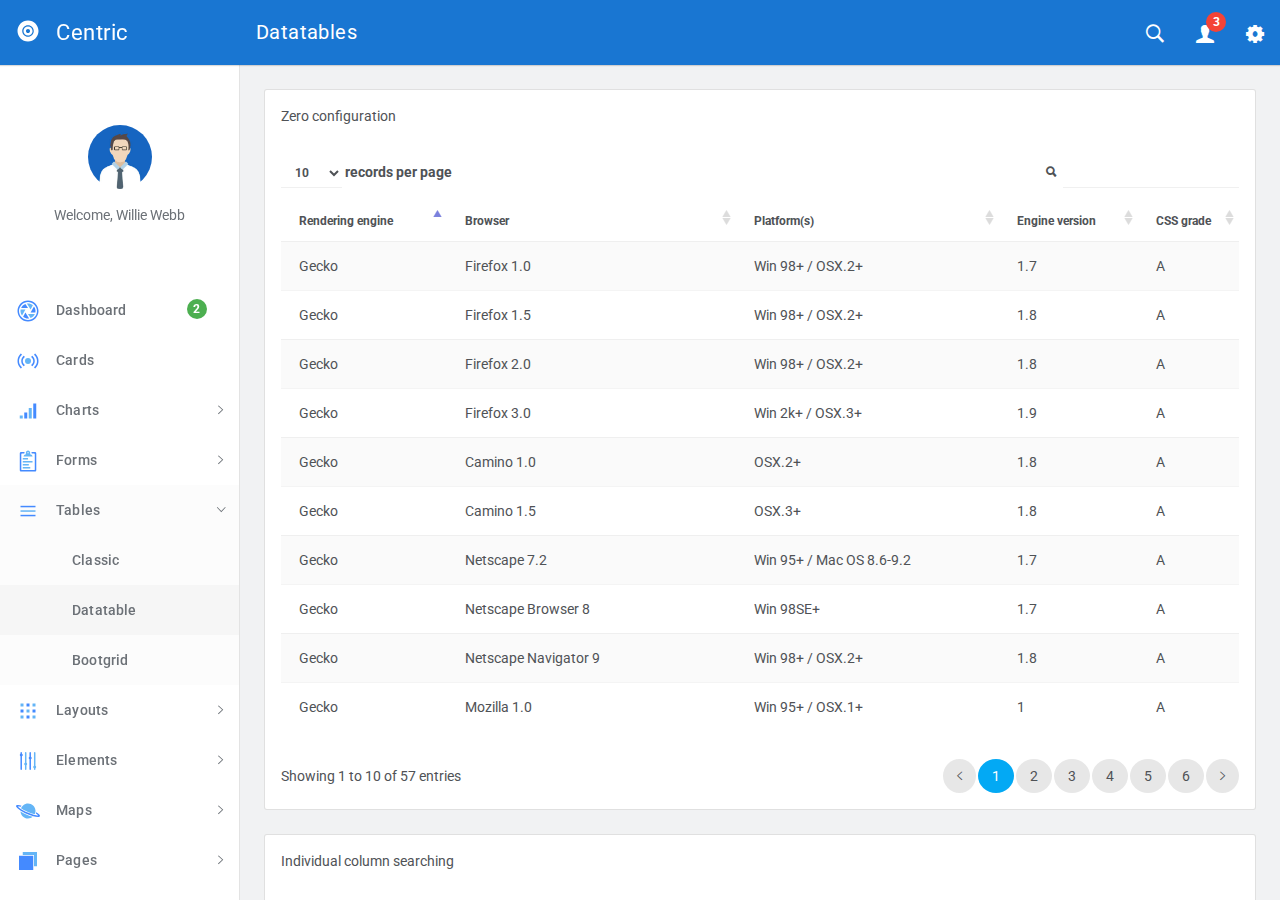
<file: src/datatable.html>
<!DOCTYPE html>
<html lang="en">
  <head>
    <meta charset="utf-8">
    <meta name="viewport" content="width=device-width, initial-scale=1, maximum-scale=1">
    <meta name="description" content="Bootstrap Admin Template">
    <meta name="keywords" content="app, responsive, jquery, bootstrap, dashboard, admin">
    <title>Centric - Bootstrap Admin Template</title>
    <!-- Vendor styles-->
    <!-- build:css(../app) css/vendor.css-->
    <!-- Animate.CSS-->
    <link rel="stylesheet" href="assets/vendor/animate.css/animate.css">
    <!-- Bootstrap-->
    <link rel="stylesheet" href="assets/vendor/bootstrap/dist/css/bootstrap.min.css">
    <!-- Ionicons-->
    <link rel="stylesheet" href="assets/vendor/ionicons/css/ionicons.css">
    <!-- Bluimp Gallery-->
    <link rel="stylesheet" href="assets/vendor/blueimp-gallery/css/blueimp-gallery.css">
    <link rel="stylesheet" href="assets/vendor/blueimp-gallery/css/blueimp-gallery-indicator.css">
    <link rel="stylesheet" href="assets/vendor/blueimp-gallery/css/blueimp-gallery-video.css">
    <!-- Datepicker-->
    <link rel="stylesheet" href="assets/vendor/bootstrap-datepicker/dist/css/bootstrap-datepicker3.css">
    <!-- Rickshaw-->
    <link rel="stylesheet" href="assets/vendor/rickshaw/rickshaw.css">
    <!-- Select2-->
    <link rel="stylesheet" href="assets/vendor/select2/dist/css/select2.css">
    <!-- Clockpicker-->
    <link rel="stylesheet" href="assets/vendor/clockpicker/dist/bootstrap-clockpicker.css">
    <!-- Range Slider-->
    <link rel="stylesheet" href="assets/vendor/nouislider/distribute/nouislider.min.css">
    <!-- ColorPicker-->
    <link rel="stylesheet" href="assets/vendor/mjolnic-bootstrap-colorpicker/dist/css/bootstrap-colorpicker.css">
    <!-- Summernote-->
    <link rel="stylesheet" href="assets/vendor/summernote/dist/summernote.css">
    <!-- Dropzone-->
    <link rel="stylesheet" href="assets/vendor/dropzone/dist/basic.css">
    <link rel="stylesheet" href="assets/vendor/dropzone/dist/dropzone.css">
    <!-- Xeditable-->
    <link rel="stylesheet" href="assets/vendor/x-editable/dist/bootstrap3-editable/css/bootstrap-editable.css">
    <!-- Bootgrid-->
    <link rel="stylesheet" href="assets/vendor/jquery.bootgrid/dist/jquery.bootgrid.css">
    <!-- Datatables-->
    <link rel="stylesheet" href="assets/vendor/datatables/media/css/jquery.dataTables.css">
    <!-- Sweet Alert-->
    <link rel="stylesheet" href="assets/vendor/sweetalert/dist/sweetalert.css">
    <!-- Loaders.CSS-->
    <link rel="stylesheet" href="assets/vendor/loaders.css/loaders.css">
    <!-- Material Floating Button-->
    <link rel="stylesheet" href="assets/vendor/ng-material-floating-button/mfb/dist/mfb.css">
    <!-- Material Colors-->
    <link rel="stylesheet" href="assets/vendor/material-colors/dist/colors.css">
    <!-- endbuild-->
    <!-- Application styles-->
    <link rel="stylesheet" href="assets/css/app.css">
  </head>
  <body class="theme-1">
    <div class="layout-container">
      <!-- top navbar-->
      <header class="header-container">
        <nav>
          <ul class="visible-xs visible-sm">
            <li><a id="sidebar-toggler" href="#" class="menu-link menu-link-slide"><span><em></em></span></a></li>
          </ul>
          <ul class="hidden-xs">
            <li><a id="offcanvas-toggler" href="#" class="menu-link menu-link-slide"><span><em></em></span></a></li>
          </ul>
          <h2 class="header-title">Datatables</h2>
          <ul class="pull-right">
            <li><a id="header-search" href="#" class="ripple"><em class="ion-ios-search-strong"></em></a></li>
            <li class="dropdown"><a href="#" data-toggle="dropdown" class="dropdown-toggle has-badge ripple"><em class="ion-person"></em><sup class="badge bg-danger">3</sup></a>
              <ul class="dropdown-menu dropdown-menu-right md-dropdown-menu">
                <li><a href="profile.html"><em class="ion-home icon-fw"></em>Profile</a></li>
                <li><a href="messages.html"><em class="ion-gear-a icon-fw"></em>Messages</a></li>
                <li role="presentation" class="divider"></li>
                <li><a href="user.login.html"><em class="ion-log-out icon-fw"></em>Logout</a></li>
              </ul>
            </li>
            <li><a id="header-settings" href="#" class="ripple"><em class="ion-gear-b"></em></a></li>
          </ul>
        </nav>
      </header>
      <!-- sidebar-->
      <aside class="sidebar-container">
        <div class="sidebar-header">
          <div class="pull-right pt-lg text-muted hidden"><em class="ion-close-round"></em></div><a href="#" class="sidebar-header-logo"><img src="assets/img/logo.png" data-svg-replace="assets/img/logo.svg" alt="Logo"><span class="sidebar-header-logo-text">Centric</span></a>
        </div>
        <div class="sidebar-content">
          <div class="sidebar-toolbar text-center"><a href=""><img src="assets/img/user/01.jpg" alt="Profile" class="img-circle thumb64"></a>
            <div class="mt">Welcome, Willie Webb</div>
          </div>
          <nav class="sidebar-nav">
            <ul>
              <li><a href="dashboard.html" class="ripple"><span class="pull-right nav-label"><span class="badge bg-success">2</span></span><span class="nav-icon"><img src="" data-svg-replace="assets/img/icons/aperture.svg" alt="MenuItem" class="hidden"></span><span>Dashboard</span></a></li>
              <li><a href="cards.html" class="ripple"><span class="pull-right nav-label"></span><span class="nav-icon"><img src="" data-svg-replace="assets/img/icons/radio-waves.svg" alt="MenuItem" class="hidden"></span><span>Cards</span></a></li>
              <li><a href="#" class="ripple"><span class="pull-right nav-caret"><em class="ion-ios-arrow-right"></em></span><span class="pull-right nav-label"></span><span class="nav-icon"><img src="" data-svg-replace="assets/img/icons/connection-bars.svg" alt="MenuItem" class="hidden"></span><span>Charts</span></a>
                <ul class="sidebar-subnav">
                  <li><a href="flot.html" class="ripple"><span class="pull-right nav-label"></span><span>Flot</span></a></li>
                  <li><a href="radial.html" class="ripple"><span class="pull-right nav-label"></span><span>Radial</span></a></li>
                  <li><a href="rickshaw.html" class="ripple"><span class="pull-right nav-label"></span><span>Rickshaw</span></a></li>
                </ul>
              </li>
              <li><a href="#" class="ripple"><span class="pull-right nav-caret"><em class="ion-ios-arrow-right"></em></span><span class="pull-right nav-label"></span><span class="nav-icon"><img src="" data-svg-replace="assets/img/icons/clipboard.svg" alt="MenuItem" class="hidden"></span><span>Forms</span></a>
                <ul class="sidebar-subnav">
                  <li><a href="forms.classic.html" class="ripple"><span class="pull-right nav-label"></span><span>Classic</span></a></li>
                  <li><a href="validation.html" class="ripple"><span class="pull-right nav-label"></span><span>Validation</span></a></li>
                  <li><a href="forms.advanced.html" class="ripple"><span class="pull-right nav-label"></span><span>Advanced</span></a></li>
                  <li><a href="material.html" class="ripple"><span class="pull-right nav-label"></span><span>Material</span></a></li>
                  <li><a href="editor.html" class="ripple"><span class="pull-right nav-label"></span><span>Editors</span></a></li>
                  <li><a href="dropzone.html" class="ripple"><span class="pull-right nav-label"></span><span>Dropzone</span></a></li>
                  <li><a href="xeditable.html" class="ripple"><span class="pull-right nav-label"></span><span>xEditable</span></a></li>
                  <li><a href="wizard.html" class="ripple"><span class="pull-right nav-label"></span><span>Wizard</span></a></li>
                </ul>
              </li>
              <li><a href="#" class="ripple"><span class="pull-right nav-caret"><em class="ion-ios-arrow-right"></em></span><span class="pull-right nav-label"></span><span class="nav-icon"><img src="" data-svg-replace="assets/img/icons/navicon.svg" alt="MenuItem" class="hidden"></span><span>Tables</span></a>
                <ul id="tables" class="sidebar-subnav">
                  <li><a href="tables.classic.html" class="ripple"><span class="pull-right nav-label"></span><span>Classic</span></a></li>
                  <li><a href="datatable.html" class="ripple"><span class="pull-right nav-label"></span><span>Datatable</span></a></li>
                  <li><a href="bootgrid.html" class="ripple"><span class="pull-right nav-label"></span><span>Bootgrid</span></a></li>
                </ul>
              </li>
              <li><a href="#" class="ripple"><span class="pull-right nav-caret"><em class="ion-ios-arrow-right"></em></span><span class="pull-right nav-label"></span><span class="nav-icon"><img src="" data-svg-replace="assets/img/icons/grid.svg" alt="MenuItem" class="hidden"></span><span>Layouts</span></a>
                <ul id="layouts" class="sidebar-subnav">
                  <li><a href="layouts.columns.html" class="ripple"><span class="pull-right nav-label"></span><span>Columns</span></a></li>
                  <li><a href="layouts.overlap.html" class="ripple"><span class="pull-right nav-label"></span><span>Overlap</span></a></li>
                  <li><a href="layouts.boxed.html" class="ripple"><span class="pull-right nav-label"></span><span>Boxed</span></a></li>
                  <li><a href="layouts.tabs.html" class="ripple"><span class="pull-right nav-label"></span><span>Tabs</span></a></li>
                  <li><a href="layouts.containers.html" class="ripple"><span class="pull-right nav-label"></span><span>Containers</span></a></li>
                </ul>
              </li>
              <li><a href="#" class="ripple"><span class="pull-right nav-caret"><em class="ion-ios-arrow-right"></em></span><span class="pull-right nav-label"></span><span class="nav-icon"><img src="" data-svg-replace="assets/img/icons/levels.svg" alt="MenuItem" class="hidden"></span><span>Elements</span></a>
                <ul id="elements" class="sidebar-subnav">
                  <li><a href="colors.html" class="ripple"><span class="pull-right nav-label"></span><span>Colors</span></a></li>
                  <li><a href="whiteframes.html" class="ripple"><span class="pull-right nav-label"></span><span>Whiteframes</span></a></li>
                  <li><a href="lists.html" class="ripple"><span class="pull-right nav-label"></span><span>Lists</span></a></li>
                  <li><a href="bootstrapui.html" class="ripple"><span class="pull-right nav-label"></span><span>Bootstrap</span></a></li>
                  <li><a href="buttons.html" class="ripple"><span class="pull-right nav-label"></span><span>Buttons</span></a></li>
                  <li><a href="sweetalert.html"><span class="pull-right nav-label"></span><span>Sweet-alert</span></a></li>
                  <li><a href="spinners.html" class="ripple"><span class="pull-right nav-label"></span><span>Spinners</span></a></li>
                  <li><a href="nestable.html" class="ripple"><span class="pull-right nav-label"></span><span>Nestable</span></a></li>
                  <li><a href="grid.html" class="ripple"><span class="pull-right nav-label"></span><span>Grid</span></a></li>
                  <li><a href="grid-masonry.html" class="ripple"><span class="pull-right nav-label"></span><span>Grid Masonry</span></a></li>
                  <li><a href="typography.html" class="ripple"><span class="pull-right nav-label"></span><span>Typography</span></a></li>
                  <li><a href="icons.html" class="ripple"><span class="pull-right nav-label"></span><span>Icons</span></a></li>
                  <li><a href="utilities.html" class="ripple"><span class="pull-right nav-label"></span><span>Utilities</span></a></li>
                </ul>
              </li>
              <li><a href="#" class="ripple"><span class="pull-right nav-caret"><em class="ion-ios-arrow-right"></em></span><span class="pull-right nav-label"></span><span class="nav-icon"><img src="" data-svg-replace="assets/img/icons/planet.svg" alt="MenuItem" class="hidden"></span><span>Maps</span></a>
                <ul id="maps" class="sidebar-subnav">
                  <li><a href="google-map-full.html" class="ripple"><span class="pull-right nav-label"></span><span>Google Maps Full</span></a></li>
                  <li><a href="google-map.html" class="ripple"><span class="pull-right nav-label"></span><span>Google Maps</span></a></li>
                  <li><a href="vector-map.html" class="ripple"><span class="pull-right nav-label"></span><span>Vector Maps</span></a></li>
                  <li><a href="datamaps.html" class="ripple"><span class="pull-right nav-label"></span><span>Datamaps</span></a></li>
                </ul>
              </li>
              <li><a href="#" class="ripple"><span class="pull-right nav-caret"><em class="ion-ios-arrow-right"></em></span><span class="pull-right nav-label"></span><span class="nav-icon"><img src="" data-svg-replace="assets/img/icons/ios-browsers.svg" alt="MenuItem" class="hidden"></span><span>Pages</span></a>
                <ul id="pages" class="sidebar-subnav">
                  <li><a href="timeline.html" class="ripple"><span class="pull-right nav-label"></span><span>Timeline</span></a></li>
                  <li><a href="invoice.html" class="ripple"><span class="pull-right nav-label"></span><span>Invoice</span></a></li>
                  <li><a href="pricing.html" class="ripple"><span class="pull-right nav-label"></span><span>Pricing</span></a></li>
                  <li><a href="contacts.html" class="ripple"><span class="pull-right nav-label"></span><span>Contacts</span></a></li>
                  <li><a href="faq.html" class="ripple"><span class="pull-right nav-label"></span><span>FAQ</span></a></li>
                  <li><a href="projects.html" class="ripple"><span class="pull-right nav-label"></span><span>Projects</span></a></li>
                  <li><a href="blog.html" class="ripple"><span class="pull-right nav-label"></span><span>Blog</span></a></li>
                  <li><a href="blog.article.html" class="ripple"><span class="pull-right nav-label"></span><span>Article</span></a></li>
                  <li><a href="profile.html" class="ripple"><span class="pull-right nav-label"></span><span>Profile</span></a></li>
                  <li><a href="gallery.html" class="ripple"><span class="pull-right nav-label"></span><span>Gallery</span></a></li>
                  <li><a href="wall.html" class="ripple"><span class="pull-right nav-label"></span><span>Wall</span></a></li>
                  <li><a href="search.html" class="ripple"><span class="pull-right nav-label"></span><span>Search</span></a></li>
                  <li><a href="messages.html" class="ripple"><span class="pull-right nav-label"></span><span>Messages Board</span></a></li>
                </ul>
              </li>
              <li><a href="#" class="ripple"><span class="pull-right nav-caret"><em class="ion-ios-arrow-right"></em></span><span class="pull-right nav-label"></span><span class="nav-icon"><img src="" data-svg-replace="assets/img/icons/person-stalker.svg" alt="MenuItem" class="hidden"></span><span>User</span></a>
                <ul id="user" class="sidebar-subnav">
                  <li><a href="login.html" class="ripple"><span class="pull-right nav-label"></span><span>Login</span></a></li>
                  <li><a href="signup.html" class="ripple"><span class="pull-right nav-label"></span><span>Signup</span></a></li>
                  <li><a href="lock.html" class="ripple"><span class="pull-right nav-label"></span><span>Lock</span></a></li>
                  <li><a href="recover.html" class="ripple"><span class="pull-right nav-label"></span><span>Recover</span></a></li>
                </ul>
              </li>
              <li><a href="../../angularjs/" class="ripple"><span class="nav-icon"><em class="ion-android-open"></em></span><span>AngularJS</span></a></li>
            </ul>
          </nav>
        </div>
      </aside>
      <div class="sidebar-layout-obfuscator"></div>
      <!-- Main section-->
      <main class="main-container">
        <!-- Page content-->
        <section>
          <div class="container-fluid">
            <!-- DATATABLE DEMO 1-->
            <div class="card">
              <div class="card-heading">Zero configuration</div>
              <div class="card-body">
                <table id="datatable1" class="table-datatable table table-striped table-hover mv-lg">
                  <thead>
                    <tr>
                      <th>Rendering engine</th>
                      <th>Browser</th>
                      <th>Platform(s)</th>
                      <th class="sort-numeric">Engine version</th>
                      <th class="sort-alpha">CSS grade</th>
                    </tr>
                  </thead>
                  <tbody>
                    <tr class="gradeX">
                      <td>Trident</td>
                      <td>Internet Explorer 4.0</td>
                      <td>Win 95+</td>
                      <td>4</td>
                      <td>X</td>
                    </tr>
                    <tr class="gradeC">
                      <td>Trident</td>
                      <td>Internet Explorer 5.0</td>
                      <td>Win 95+</td>
                      <td>5</td>
                      <td>C</td>
                    </tr>
                    <tr class="gradeA">
                      <td>Trident</td>
                      <td>Internet Explorer 5.5</td>
                      <td>Win 95+</td>
                      <td>5.5</td>
                      <td>A</td>
                    </tr>
                    <tr class="gradeA">
                      <td>Trident</td>
                      <td>Internet Explorer 6</td>
                      <td>Win 98+</td>
                      <td>6</td>
                      <td>A</td>
                    </tr>
                    <tr class="gradeA">
                      <td>Trident</td>
                      <td>Internet Explorer 7</td>
                      <td>Win XP SP2+</td>
                      <td>7</td>
                      <td>A</td>
                    </tr>
                    <tr class="gradeA">
                      <td>Trident</td>
                      <td>AOL browser (AOL desktop)</td>
                      <td>Win XP</td>
                      <td>6</td>
                      <td>A</td>
                    </tr>
                    <tr class="gradeA">
                      <td>Gecko</td>
                      <td>Firefox 1.0</td>
                      <td>Win 98+ / OSX.2+</td>
                      <td>1.7</td>
                      <td>A</td>
                    </tr>
                    <tr class="gradeA">
                      <td>Gecko</td>
                      <td>Firefox 1.5</td>
                      <td>Win 98+ / OSX.2+</td>
                      <td>1.8</td>
                      <td>A</td>
                    </tr>
                    <tr class="gradeA">
                      <td>Gecko</td>
                      <td>Firefox 2.0</td>
                      <td>Win 98+ / OSX.2+</td>
                      <td>1.8</td>
                      <td>A</td>
                    </tr>
                    <tr class="gradeA">
                      <td>Gecko</td>
                      <td>Firefox 3.0</td>
                      <td>Win 2k+ / OSX.3+</td>
                      <td>1.9</td>
                      <td>A</td>
                    </tr>
                    <tr class="gradeA">
                      <td>Gecko</td>
                      <td>Camino 1.0</td>
                      <td>OSX.2+</td>
                      <td>1.8</td>
                      <td>A</td>
                    </tr>
                    <tr class="gradeA">
                      <td>Gecko</td>
                      <td>Camino 1.5</td>
                      <td>OSX.3+</td>
                      <td>1.8</td>
                      <td>A</td>
                    </tr>
                    <tr class="gradeA">
                      <td>Gecko</td>
                      <td>Netscape 7.2</td>
                      <td>Win 95+ / Mac OS 8.6-9.2</td>
                      <td>1.7</td>
                      <td>A</td>
                    </tr>
                    <tr class="gradeA">
                      <td>Gecko</td>
                      <td>Netscape Browser 8</td>
                      <td>Win 98SE+</td>
                      <td>1.7</td>
                      <td>A</td>
                    </tr>
                    <tr class="gradeA">
                      <td>Gecko</td>
                      <td>Netscape Navigator 9</td>
                      <td>Win 98+ / OSX.2+</td>
                      <td>1.8</td>
                      <td>A</td>
                    </tr>
                    <tr class="gradeA">
                      <td>Gecko</td>
                      <td>Mozilla 1.0</td>
                      <td>Win 95+ / OSX.1+</td>
                      <td>1</td>
                      <td>A</td>
                    </tr>
                    <tr class="gradeA">
                      <td>Gecko</td>
                      <td>Mozilla 1.1</td>
                      <td>Win 95+ / OSX.1+</td>
                      <td>1.1</td>
                      <td>A</td>
                    </tr>
                    <tr class="gradeA">
                      <td>Gecko</td>
                      <td>Mozilla 1.2</td>
                      <td>Win 95+ / OSX.1+</td>
                      <td>1.2</td>
                      <td>A</td>
                    </tr>
                    <tr class="gradeA">
                      <td>Gecko</td>
                      <td>Mozilla 1.3</td>
                      <td>Win 95+ / OSX.1+</td>
                      <td>1.3</td>
                      <td>A</td>
                    </tr>
                    <tr class="gradeA">
                      <td>Gecko</td>
                      <td>Mozilla 1.4</td>
                      <td>Win 95+ / OSX.1+</td>
                      <td>1.4</td>
                      <td>A</td>
                    </tr>
                    <tr class="gradeA">
                      <td>Gecko</td>
                      <td>Mozilla 1.5</td>
                      <td>Win 95+ / OSX.1+</td>
                      <td>1.5</td>
                      <td>A</td>
                    </tr>
                    <tr class="gradeA">
                      <td>Gecko</td>
                      <td>Mozilla 1.6</td>
                      <td>Win 95+ / OSX.1+</td>
                      <td>1.6</td>
                      <td>A</td>
                    </tr>
                    <tr class="gradeA">
                      <td>Gecko</td>
                      <td>Mozilla 1.7</td>
                      <td>Win 98+ / OSX.1+</td>
                      <td>1.7</td>
                      <td>A</td>
                    </tr>
                    <tr class="gradeA">
                      <td>Gecko</td>
                      <td>Mozilla 1.8</td>
                      <td>Win 98+ / OSX.1+</td>
                      <td>1.8</td>
                      <td>A</td>
                    </tr>
                    <tr class="gradeA">
                      <td>Gecko</td>
                      <td>Seamonkey 1.1</td>
                      <td>Win 98+ / OSX.2+</td>
                      <td>1.8</td>
                      <td>A</td>
                    </tr>
                    <tr class="gradeA">
                      <td>Gecko</td>
                      <td>Epiphany 2.20</td>
                      <td>Gnome</td>
                      <td>1.8</td>
                      <td>A</td>
                    </tr>
                    <tr class="gradeA">
                      <td>Webkit</td>
                      <td>Safari 1.2</td>
                      <td>OSX.3</td>
                      <td>125.5</td>
                      <td>A</td>
                    </tr>
                    <tr class="gradeA">
                      <td>Webkit</td>
                      <td>Safari 1.3</td>
                      <td>OSX.3</td>
                      <td>312.8</td>
                      <td>A</td>
                    </tr>
                    <tr class="gradeA">
                      <td>Webkit</td>
                      <td>Safari 2.0</td>
                      <td>OSX.4+</td>
                      <td>419.3</td>
                      <td>A</td>
                    </tr>
                    <tr class="gradeA">
                      <td>Webkit</td>
                      <td>Safari 3.0</td>
                      <td>OSX.4+</td>
                      <td>522.1</td>
                      <td>A</td>
                    </tr>
                    <tr class="gradeA">
                      <td>Webkit</td>
                      <td>OmniWeb 5.5</td>
                      <td>OSX.4+</td>
                      <td>420</td>
                      <td>A</td>
                    </tr>
                    <tr class="gradeA">
                      <td>Webkit</td>
                      <td>iPod Touch / iPhone</td>
                      <td>iPod</td>
                      <td>420.1</td>
                      <td>A</td>
                    </tr>
                    <tr class="gradeA">
                      <td>Webkit</td>
                      <td>S60</td>
                      <td>S60</td>
                      <td>413</td>
                      <td>A</td>
                    </tr>
                    <tr class="gradeA">
                      <td>Presto</td>
                      <td>Opera 7.0</td>
                      <td>Win 95+ / OSX.1+</td>
                      <td>-</td>
                      <td>A</td>
                    </tr>
                    <tr class="gradeA">
                      <td>Presto</td>
                      <td>Opera 7.5</td>
                      <td>Win 95+ / OSX.2+</td>
                      <td>-</td>
                      <td>A</td>
                    </tr>
                    <tr class="gradeA">
                      <td>Presto</td>
                      <td>Opera 8.0</td>
                      <td>Win 95+ / OSX.2+</td>
                      <td>-</td>
                      <td>A</td>
                    </tr>
                    <tr class="gradeA">
                      <td>Presto</td>
                      <td>Opera 8.5</td>
                      <td>Win 95+ / OSX.2+</td>
                      <td>-</td>
                      <td>A</td>
                    </tr>
                    <tr class="gradeA">
                      <td>Presto</td>
                      <td>Opera 9.0</td>
                      <td>Win 95+ / OSX.3+</td>
                      <td>-</td>
                      <td>A</td>
                    </tr>
                    <tr class="gradeA">
                      <td>Presto</td>
                      <td>Opera 9.2</td>
                      <td>Win 88+ / OSX.3+</td>
                      <td>-</td>
                      <td>A</td>
                    </tr>
                    <tr class="gradeA">
                      <td>Presto</td>
                      <td>Opera 9.5</td>
                      <td>Win 88+ / OSX.3+</td>
                      <td>-</td>
                      <td>A</td>
                    </tr>
                    <tr class="gradeA">
                      <td>Presto</td>
                      <td>Opera for Wii</td>
                      <td>Wii</td>
                      <td>-</td>
                      <td>A</td>
                    </tr>
                    <tr class="gradeA">
                      <td>Presto</td>
                      <td>Nokia N800</td>
                      <td>N800</td>
                      <td>-</td>
                      <td>A</td>
                    </tr>
                    <tr class="gradeA">
                      <td>Presto</td>
                      <td>Nintendo DS browser</td>
                      <td>Nintendo DS</td>
                      <td>8.5</td>
                      <td>C/A<sup>1</sup></td>
                    </tr>
                    <tr class="gradeC">
                      <td>KHTML</td>
                      <td>Konqureror 3.1</td>
                      <td>KDE 3.1</td>
                      <td>3.1</td>
                      <td>C</td>
                    </tr>
                    <tr class="gradeA">
                      <td>KHTML</td>
                      <td>Konqureror 3.3</td>
                      <td>KDE 3.3</td>
                      <td>3.3</td>
                      <td>A</td>
                    </tr>
                    <tr class="gradeA">
                      <td>KHTML</td>
                      <td>Konqureror 3.5</td>
                      <td>KDE 3.5</td>
                      <td>3.5</td>
                      <td>A</td>
                    </tr>
                    <tr class="gradeX">
                      <td>Tasman</td>
                      <td>Internet Explorer 4.5</td>
                      <td>Mac OS 8-9</td>
                      <td>-</td>
                      <td>X</td>
                    </tr>
                    <tr class="gradeC">
                      <td>Tasman</td>
                      <td>Internet Explorer 5.1</td>
                      <td>Mac OS 7.6-9</td>
                      <td>1</td>
                      <td>C</td>
                    </tr>
                    <tr class="gradeC">
                      <td>Tasman</td>
                      <td>Internet Explorer 5.2</td>
                      <td>Mac OS 8-X</td>
                      <td>1</td>
                      <td>C</td>
                    </tr>
                    <tr class="gradeA">
                      <td>Misc</td>
                      <td>NetFront 3.1</td>
                      <td>Embedded devices</td>
                      <td>-</td>
                      <td>C</td>
                    </tr>
                    <tr class="gradeA">
                      <td>Misc</td>
                      <td>NetFront 3.4</td>
                      <td>Embedded devices</td>
                      <td>-</td>
                      <td>A</td>
                    </tr>
                    <tr class="gradeX">
                      <td>Misc</td>
                      <td>Dillo 0.8</td>
                      <td>Embedded devices</td>
                      <td>-</td>
                      <td>X</td>
                    </tr>
                    <tr class="gradeX">
                      <td>Misc</td>
                      <td>Links</td>
                      <td>Text only</td>
                      <td>-</td>
                      <td>X</td>
                    </tr>
                    <tr class="gradeX">
                      <td>Misc</td>
                      <td>Lynx</td>
                      <td>Text only</td>
                      <td>-</td>
                      <td>X</td>
                    </tr>
                    <tr class="gradeC">
                      <td>Misc</td>
                      <td>IE Mobile</td>
                      <td>Windows Mobile 6</td>
                      <td>-</td>
                      <td>C</td>
                    </tr>
                    <tr class="gradeC">
                      <td>Misc</td>
                      <td>PSP browser</td>
                      <td>PSP</td>
                      <td>-</td>
                      <td>C</td>
                    </tr>
                    <tr class="gradeU">
                      <td>Other browsers</td>
                      <td>All others</td>
                      <td>-</td>
                      <td>-</td>
                      <td>U</td>
                    </tr>
                  </tbody>
                </table>
              </div>
            </div>
            <!-- DATATABLE DEMO 2-->
            <div class="card">
              <div class="card-heading">Individual column searching</div>
              <div class="card-body">
                <table id="datatable2" class="table-datatable table table-striped table-hover mv-lg">
                  <thead>
                    <tr>
                      <th>Rendering engine</th>
                      <th>Browser</th>
                      <th>Platform</th>
                      <th class="sort-numeric">Engine version</th>
                      <th class="sort-alpha">CSS grade</th>
                    </tr>
                  </thead>
                  <tbody>
                    <tr class="gradeX">
                      <td>Trident</td>
                      <td>Internet Explorer 4.0</td>
                      <td>Win 95+</td>
                      <td>4</td>
                      <td>X</td>
                    </tr>
                    <tr class="gradeC">
                      <td>Trident</td>
                      <td>Internet Explorer 5.0</td>
                      <td>Win 95+</td>
                      <td>5</td>
                      <td>C</td>
                    </tr>
                    <tr class="gradeA">
                      <td>Trident</td>
                      <td>Internet Explorer 5.5</td>
                      <td>Win 95+</td>
                      <td>5.5</td>
                      <td>A</td>
                    </tr>
                    <tr class="gradeA">
                      <td>Trident</td>
                      <td>Internet Explorer 6</td>
                      <td>Win 98+</td>
                      <td>6</td>
                      <td>A</td>
                    </tr>
                    <tr class="gradeA">
                      <td>Trident</td>
                      <td>Internet Explorer 7</td>
                      <td>Win XP SP2+</td>
                      <td>7</td>
                      <td>A</td>
                    </tr>
                    <tr class="gradeA">
                      <td>Trident</td>
                      <td>AOL browser (AOL desktop)</td>
                      <td>Win XP</td>
                      <td>6</td>
                      <td>A</td>
                    </tr>
                    <tr class="gradeA">
                      <td>Gecko</td>
                      <td>Firefox 1.0</td>
                      <td>Win 98+ / OSX.2+</td>
                      <td>1.7</td>
                      <td>A</td>
                    </tr>
                    <tr class="gradeA">
                      <td>Gecko</td>
                      <td>Firefox 1.5</td>
                      <td>Win 98+ / OSX.2+</td>
                      <td>1.8</td>
                      <td>A</td>
                    </tr>
                    <tr class="gradeA">
                      <td>Gecko</td>
                      <td>Firefox 2.0</td>
                      <td>Win 98+ / OSX.2+</td>
                      <td>1.8</td>
                      <td>A</td>
                    </tr>
                    <tr class="gradeA">
                      <td>Gecko</td>
                      <td>Firefox 3.0</td>
                      <td>Win 2k+ / OSX.3+</td>
                      <td>1.9</td>
                      <td>A</td>
                    </tr>
                    <tr class="gradeA">
                      <td>Gecko</td>
                      <td>Camino 1.0</td>
                      <td>OSX.2+</td>
                      <td>1.8</td>
                      <td>A</td>
                    </tr>
                    <tr class="gradeA">
                      <td>Gecko</td>
                      <td>Camino 1.5</td>
                      <td>OSX.3+</td>
                      <td>1.8</td>
                      <td>A</td>
                    </tr>
                    <tr class="gradeA">
                      <td>Gecko</td>
                      <td>Netscape 7.2</td>
                      <td>Win 95+ / Mac OS 8.6-9.2</td>
                      <td>1.7</td>
                      <td>A</td>
                    </tr>
                    <tr class="gradeA">
                      <td>Gecko</td>
                      <td>Netscape Browser 8</td>
                      <td>Win 98SE+</td>
                      <td>1.7</td>
                      <td>A</td>
                    </tr>
                    <tr class="gradeA">
                      <td>Gecko</td>
                      <td>Netscape Navigator 9</td>
                      <td>Win 98+ / OSX.2+</td>
                      <td>1.8</td>
                      <td>A</td>
                    </tr>
                    <tr class="gradeA">
                      <td>Gecko</td>
                      <td>Mozilla 1.0</td>
                      <td>Win 95+ / OSX.1+</td>
                      <td>1</td>
                      <td>A</td>
                    </tr>
                    <tr class="gradeA">
                      <td>Gecko</td>
                      <td>Mozilla 1.1</td>
                      <td>Win 95+ / OSX.1+</td>
                      <td>1.1</td>
                      <td>A</td>
                    </tr>
                    <tr class="gradeA">
                      <td>Gecko</td>
                      <td>Mozilla 1.2</td>
                      <td>Win 95+ / OSX.1+</td>
                      <td>1.2</td>
                      <td>A</td>
                    </tr>
                    <tr class="gradeA">
                      <td>Gecko</td>
                      <td>Mozilla 1.3</td>
                      <td>Win 95+ / OSX.1+</td>
                      <td>1.3</td>
                      <td>A</td>
                    </tr>
                    <tr class="gradeA">
                      <td>Gecko</td>
                      <td>Mozilla 1.4</td>
                      <td>Win 95+ / OSX.1+</td>
                      <td>1.4</td>
                      <td>A</td>
                    </tr>
                    <tr class="gradeA">
                      <td>Gecko</td>
                      <td>Mozilla 1.5</td>
                      <td>Win 95+ / OSX.1+</td>
                      <td>1.5</td>
                      <td>A</td>
                    </tr>
                    <tr class="gradeA">
                      <td>Gecko</td>
                      <td>Mozilla 1.6</td>
                      <td>Win 95+ / OSX.1+</td>
                      <td>1.6</td>
                      <td>A</td>
                    </tr>
                    <tr class="gradeA">
                      <td>Gecko</td>
                      <td>Mozilla 1.7</td>
                      <td>Win 98+ / OSX.1+</td>
                      <td>1.7</td>
                      <td>A</td>
                    </tr>
                    <tr class="gradeA">
                      <td>Gecko</td>
                      <td>Mozilla 1.8</td>
                      <td>Win 98+ / OSX.1+</td>
                      <td>1.8</td>
                      <td>A</td>
                    </tr>
                    <tr class="gradeA">
                      <td>Gecko</td>
                      <td>Seamonkey 1.1</td>
                      <td>Win 98+ / OSX.2+</td>
                      <td>1.8</td>
                      <td>A</td>
                    </tr>
                    <tr class="gradeA">
                      <td>Gecko</td>
                      <td>Epiphany 2.20</td>
                      <td>Gnome</td>
                      <td>1.8</td>
                      <td>A</td>
                    </tr>
                    <tr class="gradeA">
                      <td>Webkit</td>
                      <td>Safari 1.2</td>
                      <td>OSX.3</td>
                      <td>125.5</td>
                      <td>A</td>
                    </tr>
                    <tr class="gradeA">
                      <td>Webkit</td>
                      <td>Safari 1.3</td>
                      <td>OSX.3</td>
                      <td>312.8</td>
                      <td>A</td>
                    </tr>
                    <tr class="gradeA">
                      <td>Webkit</td>
                      <td>Safari 2.0</td>
                      <td>OSX.4+</td>
                      <td>419.3</td>
                      <td>A</td>
                    </tr>
                    <tr class="gradeA">
                      <td>Webkit</td>
                      <td>Safari 3.0</td>
                      <td>OSX.4+</td>
                      <td>522.1</td>
                      <td>A</td>
                    </tr>
                    <tr class="gradeA">
                      <td>Webkit</td>
                      <td>OmniWeb 5.5</td>
                      <td>OSX.4+</td>
                      <td>420</td>
                      <td>A</td>
                    </tr>
                    <tr class="gradeA">
                      <td>Webkit</td>
                      <td>iPod Touch / iPhone</td>
                      <td>iPod</td>
                      <td>420.1</td>
                      <td>A</td>
                    </tr>
                    <tr class="gradeA">
                      <td>Webkit</td>
                      <td>S60</td>
                      <td>S60</td>
                      <td>413</td>
                      <td>A</td>
                    </tr>
                    <tr class="gradeA">
                      <td>Presto</td>
                      <td>Opera 7.0</td>
                      <td>Win 95+ / OSX.1+</td>
                      <td>-</td>
                      <td>A</td>
                    </tr>
                    <tr class="gradeA">
                      <td>Presto</td>
                      <td>Opera 7.5</td>
                      <td>Win 95+ / OSX.2+</td>
                      <td>-</td>
                      <td>A</td>
                    </tr>
                    <tr class="gradeA">
                      <td>Presto</td>
                      <td>Opera 8.0</td>
                      <td>Win 95+ / OSX.2+</td>
                      <td>-</td>
                      <td>A</td>
                    </tr>
                    <tr class="gradeA">
                      <td>Presto</td>
                      <td>Opera 8.5</td>
                      <td>Win 95+ / OSX.2+</td>
                      <td>-</td>
                      <td>A</td>
                    </tr>
                    <tr class="gradeA">
                      <td>Presto</td>
                      <td>Opera 9.0</td>
                      <td>Win 95+ / OSX.3+</td>
                      <td>-</td>
                      <td>A</td>
                    </tr>
                    <tr class="gradeA">
                      <td>Presto</td>
                      <td>Opera 9.2</td>
                      <td>Win 88+ / OSX.3+</td>
                      <td>-</td>
                      <td>A</td>
                    </tr>
                    <tr class="gradeA">
                      <td>Presto</td>
                      <td>Opera 9.5</td>
                      <td>Win 88+ / OSX.3+</td>
                      <td>-</td>
                      <td>A</td>
                    </tr>
                    <tr class="gradeA">
                      <td>Presto</td>
                      <td>Opera for Wii</td>
                      <td>Wii</td>
                      <td>-</td>
                      <td>A</td>
                    </tr>
                    <tr class="gradeA">
                      <td>Presto</td>
                      <td>Nokia N800</td>
                      <td>N800</td>
                      <td>-</td>
                      <td>A</td>
                    </tr>
                    <tr class="gradeA">
                      <td>Presto</td>
                      <td>Nintendo DS browser</td>
                      <td>Nintendo DS</td>
                      <td>8.5</td>
                      <td>C/A<sup>1</sup></td>
                    </tr>
                    <tr class="gradeC">
                      <td>KHTML</td>
                      <td>Konqureror 3.1</td>
                      <td>KDE 3.1</td>
                      <td>3.1</td>
                      <td>C</td>
                    </tr>
                    <tr class="gradeA">
                      <td>KHTML</td>
                      <td>Konqureror 3.3</td>
                      <td>KDE 3.3</td>
                      <td>3.3</td>
                      <td>A</td>
                    </tr>
                    <tr class="gradeA">
                      <td>KHTML</td>
                      <td>Konqureror 3.5</td>
                      <td>KDE 3.5</td>
                      <td>3.5</td>
                      <td>A</td>
                    </tr>
                    <tr class="gradeX">
                      <td>Tasman</td>
                      <td>Internet Explorer 4.5</td>
                      <td>Mac OS 8-9</td>
                      <td>-</td>
                      <td>X</td>
                    </tr>
                    <tr class="gradeC">
                      <td>Tasman</td>
                      <td>Internet Explorer 5.1</td>
                      <td>Mac OS 7.6-9</td>
                      <td>1</td>
                      <td>C</td>
                    </tr>
                    <tr class="gradeC">
                      <td>Tasman</td>
                      <td>Internet Explorer 5.2</td>
                      <td>Mac OS 8-X</td>
                      <td>1</td>
                      <td>C</td>
                    </tr>
                    <tr class="gradeA">
                      <td>Misc</td>
                      <td>NetFront 3.1</td>
                      <td>Embedded devices</td>
                      <td>-</td>
                      <td>C</td>
                    </tr>
                    <tr class="gradeA">
                      <td>Misc</td>
                      <td>NetFront 3.4</td>
                      <td>Embedded devices</td>
                      <td>-</td>
                      <td>A</td>
                    </tr>
                    <tr class="gradeX">
                      <td>Misc</td>
                      <td>Dillo 0.8</td>
                      <td>Embedded devices</td>
                      <td>-</td>
                      <td>X</td>
                    </tr>
                    <tr class="gradeX">
                      <td>Misc</td>
                      <td>Links</td>
                      <td>Text only</td>
                      <td>-</td>
                      <td>X</td>
                    </tr>
                    <tr class="gradeX">
                      <td>Misc</td>
                      <td>Lynx</td>
                      <td>Text only</td>
                      <td>-</td>
                      <td>X</td>
                    </tr>
                    <tr class="gradeC">
                      <td>Misc</td>
                      <td>IE Mobile</td>
                      <td>Windows Mobile 6</td>
                      <td>-</td>
                      <td>C</td>
                    </tr>
                    <tr class="gradeC">
                      <td>Misc</td>
                      <td>PSP browser</td>
                      <td>PSP</td>
                      <td>-</td>
                      <td>C</td>
                    </tr>
                    <tr class="gradeU">
                      <td>Other browsers</td>
                      <td>All others</td>
                      <td>-</td>
                      <td>-</td>
                      <td>U</td>
                    </tr>
                  </tbody>
                  <tfoot>
                    <tr>
                      <th>
                        <div class="mda-form-control pt0">
                          <input type="text" name="filter_rendering_engine" placeholder="Filter Rendering engine" class="form-control input-sm datatable_input_col_search">
                          <div class="mda-form-control-line"></div>
                        </div>
                      </th>
                      <th>
                        <div class="mda-form-control pt0">
                          <input type="text" name="filter_browser" placeholder="Filter Browser" class="form-control input-sm datatable_input_col_search">
                          <div class="mda-form-control-line"></div>
                        </div>
                      </th>
                      <th>
                        <div class="mda-form-control pt0">
                          <input type="text" name="filter_platform" placeholder="Filter Platform" class="form-control input-sm datatable_input_col_search">
                          <div class="mda-form-control-line"></div>
                        </div>
                      </th>
                      <th>
                        <div class="mda-form-control pt0">
                          <input type="text" name="filter_engine_version" placeholder="Filter Engine version" class="form-control input-sm datatable_input_col_search">
                          <div class="mda-form-control-line"></div>
                        </div>
                      </th>
                      <th>
                        <div class="mda-form-control pt0">
                          <input type="text" name="filter_css_grade" placeholder="Filter CSS grade" class="form-control input-sm datatable_input_col_search">
                          <div class="mda-form-control-line"></div>
                        </div>
                      </th>
                    </tr>
                  </tfoot>
                </table>
              </div>
            </div>
          </div>
        </section>
        <!-- Page footer-->
        <footer><span>2017 - Centric app.</span></footer>
      </main>
    </div>
    <!-- Search template-->
    <div tabindex="-1" role="dialog" class="modal modal-top fade modal-search">
      <div class="modal-dialog">
        <div class="modal-content">
          <div class="modal-body">
            <div class="pull-left">
              <button type="button" data-dismiss="modal" class="btn btn-flat"><em class="ion-arrow-left-c icon-24"></em></button>
            </div>
            <div class="pull-right">
              <button type="button" class="btn btn-flat"><em class="ion-android-microphone icon-24"></em></button>
            </div>
            <form action="#" class="oh">
              <div class="mda-form-control pt0">
                <input type="text" placeholder="Search.." data-localize="header.SEARCH" class="form-control header-input-search">
                <div class="mda-form-control-line"></div>
              </div>
            </form>
          </div>
        </div>
      </div>
    </div>
    <!-- End Search template-->
    <!-- Settings template-->
    <div tabindex="-1" role="dialog" class="modal-settings modal modal-right fade">
      <div class="modal-dialog modal-lg">
        <div class="modal-content">
          <div class="modal-header">
            <div data-dismiss="modal" class="pull-right clickable"><em class="ion-close-round text-soft"></em></div>
            <h4 class="modal-title"><span>Settings</span></h4>
          </div>
          <div class="modal-body">
            <div class="clearfix mb">
              <div class="pull-left wd-tiny mb">
                <div class="setting-color">
                  <label class="preview-theme-1">
                    <input type="radio" checked="checked" name="setting-theme" value="0"><span class="ion-checkmark-round"></span>
                    <div class="t-grid">
                      <div class="t-row">
                        <div class="t-col preview-header"></div>
                        <div class="t-col preview-sidebar"></div>
                        <div class="t-col preview-content"></div>
                      </div>
                    </div>
                  </label>
                </div>
              </div>
              <div class="pull-left wd-tiny mb">
                <div class="setting-color">
                  <label class="preview-theme-2">
                    <input type="radio" name="setting-theme" value="1"><span class="ion-checkmark-round"></span>
                    <div class="t-grid">
                      <div class="t-row">
                        <div class="t-col preview-header"></div>
                        <div class="t-col preview-sidebar"></div>
                        <div class="t-col preview-content"></div>
                      </div>
                    </div>
                  </label>
                </div>
              </div>
              <div class="pull-left wd-tiny mb">
                <div class="setting-color">
                  <label class="preview-theme-3">
                    <input type="radio" name="setting-theme" value="2"><span class="ion-checkmark-round"></span>
                    <div class="t-grid">
                      <div class="t-row">
                        <div class="t-col preview-header"></div>
                        <div class="t-col preview-sidebar"></div>
                        <div class="t-col preview-content"></div>
                      </div>
                    </div>
                  </label>
                </div>
              </div>
              <div class="pull-left wd-tiny mb">
                <div class="setting-color">
                  <label class="preview-theme-4">
                    <input type="radio" name="setting-theme" value="3"><span class="ion-checkmark-round"></span>
                    <div class="t-grid">
                      <div class="t-row">
                        <div class="t-col preview-header"></div>
                        <div class="t-col preview-sidebar"></div>
                        <div class="t-col preview-content"></div>
                      </div>
                    </div>
                  </label>
                </div>
              </div>
              <div class="pull-left wd-tiny mb">
                <div class="setting-color">
                  <label class="preview-theme-5">
                    <input type="radio" name="setting-theme" value="4"><span class="ion-checkmark-round"></span>
                    <div class="t-grid">
                      <div class="t-row">
                        <div class="t-col preview-header"></div>
                        <div class="t-col preview-sidebar"></div>
                        <div class="t-col preview-content"></div>
                      </div>
                    </div>
                  </label>
                </div>
              </div>
              <div class="pull-left wd-tiny mb">
                <div class="setting-color">
                  <label class="preview-theme-6">
                    <input type="radio" name="setting-theme" value="5"><span class="ion-checkmark-round"></span>
                    <div class="t-grid">
                      <div class="t-row">
                        <div class="t-col preview-header"></div>
                        <div class="t-col preview-sidebar"></div>
                        <div class="t-col preview-content"></div>
                      </div>
                    </div>
                  </label>
                </div>
              </div>
              <div class="pull-left wd-tiny mb">
                <div class="setting-color">
                  <label class="preview-theme-7">
                    <input type="radio" name="setting-theme" value="6"><span class="ion-checkmark-round"></span>
                    <div class="t-grid">
                      <div class="t-row">
                        <div class="t-col preview-header"></div>
                        <div class="t-col preview-sidebar"></div>
                        <div class="t-col preview-content"></div>
                      </div>
                    </div>
                  </label>
                </div>
              </div>
              <div class="pull-left wd-tiny mb">
                <div class="setting-color">
                  <label class="preview-theme-8">
                    <input type="radio" name="setting-theme" value="7"><span class="ion-checkmark-round"></span>
                    <div class="t-grid">
                      <div class="t-row">
                        <div class="t-col preview-header"></div>
                        <div class="t-col preview-sidebar"></div>
                        <div class="t-col preview-content"></div>
                      </div>
                    </div>
                  </label>
                </div>
              </div>
              <div class="pull-left wd-tiny mb">
                <div class="setting-color">
                  <label class="preview-theme-9">
                    <input type="radio" name="setting-theme" value="8"><span class="ion-checkmark-round"></span>
                    <div class="t-grid">
                      <div class="t-row">
                        <div class="t-col preview-header"></div>
                        <div class="t-col preview-sidebar"></div>
                        <div class="t-col preview-content"></div>
                      </div>
                    </div>
                  </label>
                </div>
              </div>
            </div>
            <hr>
            <p>
              <label class="mda-checkbox">
                <input id="sidebar-showheader" type="checkbox" checked=""><em class="bg-indigo-500"></em>Sidebar header
              </label>
            </p>
            <p>
              <label class="mda-checkbox">
                <input id="sidebar-showtoolbar" type="checkbox" checked=""><em class="bg-indigo-500"></em>Sidebar toolbar
              </label>
            </p>
            <p>
              <label class="mda-checkbox">
                <input id="sidebar-offcanvas" type="checkbox"><em class="bg-indigo-500"></em>Sidebar offcanvas
              </label>
            </p>
            <hr>
            <p>Navigation icon</p>
            <p>
              <label class="mda-radio">
                <input type="radio" name="headerMenulink" value="menu-link-close"><em class="bg-indigo-500"></em>Close icon
              </label>
            </p>
            <p>
              <label class="mda-radio">
                <input type="radio" checked="" name="headerMenulink" value="menu-link-slide"><em class="bg-indigo-500"></em>Slide arrow
              </label>
            </p>
            <p>
              <label class="mda-radio">
                <input type="radio" name="headerMenulink" value="menu-link-arrow"><em class="bg-indigo-500"></em>Big arrow
              </label>
            </p>
            <hr>
            <button type="button" data-toggle-fullscreen="" class="btn btn-default btn-raised">Toggle fullscreen</button>
            <hr>
            <p>Change language</p>
            <!-- START Language list-->
            <div class="btn-group">
              <button type="button" data-toggle="dropdown" class="btn btn-default btn-block btn-raised">English</button>
              <ul role="menu" class="dropdown-menu dropdown-menu-right animated fadeInUpShort">
                <li><a href="#" data-set-lang="en">English</a></li>
                <li><a href="#" data-set-lang="es">Spanish</a></li>
              </ul>
            </div>
            <!-- END Language list-->
          </div>
        </div>
      </div>
    </div>
    <!-- End Settings template-->
    <!-- Google Maps API-->
    <script type="text/javascript" src="http://maps.google.com/maps/api/js?key=AIzaSyD_MleSHludEfiKUi1CCyumkv74Pm4u8Is"></script>
    <!-- build:js(../app) js/vendor.js-->
    <!-- Modernizr-->
    <script src="assets/vendor/modernizr/modernizr.custom.js"></script>
    <!-- jQuery-->
    <script src="assets/vendor/jquery/dist/jquery.js"></script>
    <!-- Bootstrap-->
    <script src="assets/vendor/bootstrap/dist/js/bootstrap.js"></script>
    <!-- jQuery Browser-->
    <script src="assets/vendor/jquery.browser/dist/jquery.browser.js"></script>
    <!-- Material Colors-->
    <script src="assets/vendor/material-colors/dist/colors.js"></script>
    <!-- Bootstrap Filestyle-->
    <script src="assets/vendor/bootstrap-filestyle/src/bootstrap-filestyle.js"></script>
    <!-- Flot charts-->
    <script src="assets/vendor/flot/jquery.flot.js"></script>
    <script src="assets/vendor/flot/jquery.flot.categories.js"></script>
    <script src="assets/vendor/flot-spline/js/jquery.flot.spline.js"></script>
    <script src="assets/vendor/flot.tooltip/js/jquery.flot.tooltip.js"></script>
    <script src="assets/vendor/flot/jquery.flot.resize.js"></script>
    <script src="assets/vendor/flot/jquery.flot.pie.js"></script>
    <script src="assets/vendor/flot/jquery.flot.time.js"></script>
    <script src="assets/vendor/sidebysideimproved/jquery.flot.orderBars.js"></script>
    <!-- jVector Maps-->
    <script src="assets/vendor/ika.jvectormap/jquery-jvectormap-1.2.2.min.js"></script>
    <script src="assets/vendor/ika.jvectormap/jquery-jvectormap-us-mill-en.js"></script>
    <script src="assets/vendor/ika.jvectormap/jquery-jvectormap-world-mill-en.js"></script>
    <!-- Easypie Charts-->
    <script src="assets/vendor/jquery.easy-pie-chart/dist/jquery.easypiechart.js"></script>
    <!-- Screenfull-->
    <script src="assets/vendor/screenfull/dist/screenfull.js"></script>
    <!-- Sparkline-->
    <script src="assets/vendor/sparkline/index.js"></script>
    <!-- Datepicker-->
    <script src="assets/vendor/bootstrap-datepicker/js/bootstrap-datepicker.js"></script>
    <!-- jQuery Knob charts-->
    <script src="assets/vendor/jquery-knob/js/jquery.knob.js"></script>
    <!-- Rickshaw-->
    <script src="assets/vendor/d3/d3.js"></script>
    <script src="assets/vendor/rickshaw/rickshaw.js"></script>
    <!-- jQuery Form Validation-->
    <script src="assets/vendor/jquery-validation/dist/jquery.validate.js"></script>
    <script src="assets/vendor/jquery-validation/dist/additional-methods.js"></script>
    <!-- JQUERY STEPS-->
    <script src="assets/vendor/jquery.steps/build/jquery.steps.js"></script>
    <!-- Select2-->
    <script src="assets/vendor/select2/dist/js/select2.js"></script>
    <!-- Clockpicker-->
    <script src="assets/vendor/clockpicker/dist/bootstrap-clockpicker.js"></script>
    <!-- Range Slider-->
    <script src="assets/vendor/nouislider/distribute/nouislider.js"></script>
    <!-- ColorPicker-->
    <script src="assets/vendor/mjolnic-bootstrap-colorpicker/dist/js/bootstrap-colorpicker.js"></script>
    <!-- Summernote-->
    <script src="assets/vendor/summernote/dist/summernote.js"></script>
    <!-- Dropzone-->
    <script src="assets/vendor/dropzone/dist/dropzone.js"></script>
    <!-- Xeditable-->
    <script src="assets/vendor/x-editable/dist/bootstrap3-editable/js/bootstrap-editable.js"></script>
    <!-- Momentjs-->
    <script src="assets/vendor/moment/min/moment-with-locales.js"></script>
    <!-- Google Maps-->
    <script src="assets/vendor/gmaps/gmaps.js"></script>
    <!-- Bootgrid-->
    <script src="assets/vendor/jquery.bootgrid/dist/jquery.bootgrid.js"></script>
    <script src="assets/vendor/jquery.bootgrid/dist/jquery.bootgrid.fa.js"></script>
    <!-- Datatables-->
    <script src="assets/vendor/datatables/media/js/jquery.dataTables.js"></script>
    <!-- Nestable-->
    <script src="assets/vendor/nestable/jquery.nestable.js"></script>
    <!-- Sweet Alert-->
    <script src="assets/vendor/sweetalert/dist/sweetalert-dev.js"></script>
    <!-- Masonry-->
    <script src="assets/vendor/masonry/dist/masonry.pkgd.js"></script>
    <!-- Images Loaded-->
    <script src="assets/vendor/imagesloaded/imagesloaded.pkgd.js"></script>
    <!-- Loaders.CSS-->
    <script src="assets/vendor/loaders.css/loaders.css.js"></script>
    <!-- jQuery Localize-->
    <script src="assets/vendor/jquery-localize-i18n/dist/jquery.localize.js"></script>
    <!-- Blueimp Gallery-->
    <script src="assets/vendor/blueimp-gallery/js/blueimp-helper.js"></script>
    <script src="assets/vendor/blueimp-gallery/js/blueimp-gallery.js"></script>
    <script src="assets/vendor/blueimp-gallery/js/blueimp-gallery-fullscreen.js"></script>
    <script src="assets/vendor/blueimp-gallery/js/blueimp-gallery-indicator.js"></script>
    <script src="assets/vendor/blueimp-gallery/js/blueimp-gallery-video.js"></script>
    <script src="assets/vendor/blueimp-gallery/js/blueimp-gallery-vimeo.js"></script>
    <script src="assets/vendor/blueimp-gallery/js/blueimp-gallery-youtube.js"></script>
    <script src="assets/vendor/blueimp-gallery/js/jquery.blueimp-gallery.js"></script>
    <!-- Datamaps-->
    <script src="assets/vendor/topojson/topojson.min.js"></script>
    <script src="assets/vendor/datamaps/dist/datamaps.all.js"></script>
    <!-- endbuild-->
    <!-- App script-->
    <script src="assets/js/app.js"></script>
  </body>
</html>
</file>
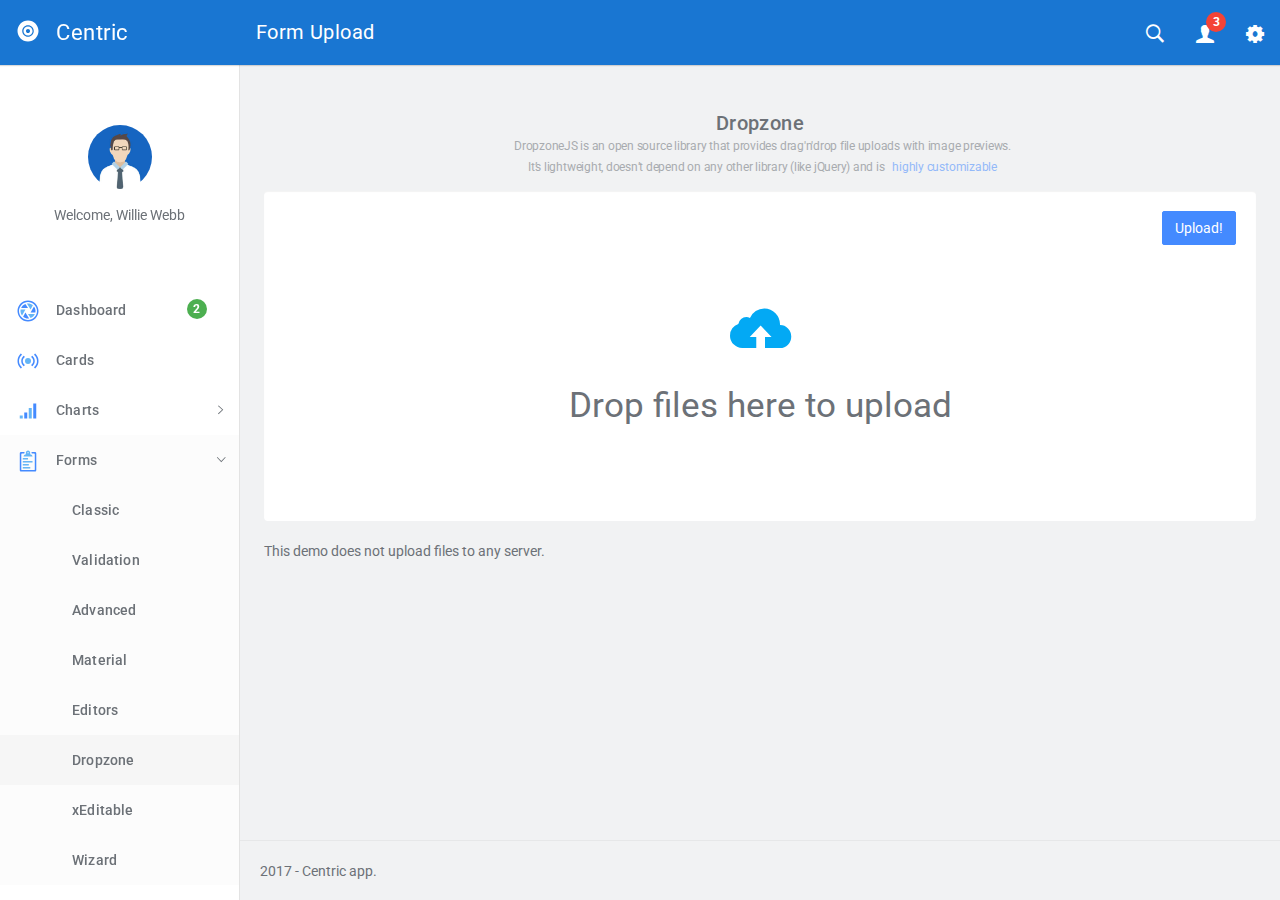
<file: src/dropzone.html>
<!DOCTYPE html>
<html lang="en">
  <head>
    <meta charset="utf-8">
    <meta name="viewport" content="width=device-width, initial-scale=1, maximum-scale=1">
    <meta name="description" content="Bootstrap Admin Template">
    <meta name="keywords" content="app, responsive, jquery, bootstrap, dashboard, admin">
    <title>Centric - Bootstrap Admin Template</title>
    <!-- Vendor styles-->
    <!-- build:css(../app) css/vendor.css-->
    <!-- Animate.CSS-->
    <link rel="stylesheet" href="assets/vendor/animate.css/animate.css">
    <!-- Bootstrap-->
    <link rel="stylesheet" href="assets/vendor/bootstrap/dist/css/bootstrap.min.css">
    <!-- Ionicons-->
    <link rel="stylesheet" href="assets/vendor/ionicons/css/ionicons.css">
    <!-- Bluimp Gallery-->
    <link rel="stylesheet" href="assets/vendor/blueimp-gallery/css/blueimp-gallery.css">
    <link rel="stylesheet" href="assets/vendor/blueimp-gallery/css/blueimp-gallery-indicator.css">
    <link rel="stylesheet" href="assets/vendor/blueimp-gallery/css/blueimp-gallery-video.css">
    <!-- Datepicker-->
    <link rel="stylesheet" href="assets/vendor/bootstrap-datepicker/dist/css/bootstrap-datepicker3.css">
    <!-- Rickshaw-->
    <link rel="stylesheet" href="assets/vendor/rickshaw/rickshaw.css">
    <!-- Select2-->
    <link rel="stylesheet" href="assets/vendor/select2/dist/css/select2.css">
    <!-- Clockpicker-->
    <link rel="stylesheet" href="assets/vendor/clockpicker/dist/bootstrap-clockpicker.css">
    <!-- Range Slider-->
    <link rel="stylesheet" href="assets/vendor/nouislider/distribute/nouislider.min.css">
    <!-- ColorPicker-->
    <link rel="stylesheet" href="assets/vendor/mjolnic-bootstrap-colorpicker/dist/css/bootstrap-colorpicker.css">
    <!-- Summernote-->
    <link rel="stylesheet" href="assets/vendor/summernote/dist/summernote.css">
    <!-- Dropzone-->
    <link rel="stylesheet" href="assets/vendor/dropzone/dist/basic.css">
    <link rel="stylesheet" href="assets/vendor/dropzone/dist/dropzone.css">
    <!-- Xeditable-->
    <link rel="stylesheet" href="assets/vendor/x-editable/dist/bootstrap3-editable/css/bootstrap-editable.css">
    <!-- Bootgrid-->
    <link rel="stylesheet" href="assets/vendor/jquery.bootgrid/dist/jquery.bootgrid.css">
    <!-- Datatables-->
    <link rel="stylesheet" href="assets/vendor/datatables/media/css/jquery.dataTables.css">
    <!-- Sweet Alert-->
    <link rel="stylesheet" href="assets/vendor/sweetalert/dist/sweetalert.css">
    <!-- Loaders.CSS-->
    <link rel="stylesheet" href="assets/vendor/loaders.css/loaders.css">
    <!-- Material Floating Button-->
    <link rel="stylesheet" href="assets/vendor/ng-material-floating-button/mfb/dist/mfb.css">
    <!-- Material Colors-->
    <link rel="stylesheet" href="assets/vendor/material-colors/dist/colors.css">
    <!-- endbuild-->
    <!-- Application styles-->
    <link rel="stylesheet" href="assets/css/app.css">
  </head>
  <body class="theme-1">
    <div class="layout-container">
      <!-- top navbar-->
      <header class="header-container">
        <nav>
          <ul class="visible-xs visible-sm">
            <li><a id="sidebar-toggler" href="#" class="menu-link menu-link-slide"><span><em></em></span></a></li>
          </ul>
          <ul class="hidden-xs">
            <li><a id="offcanvas-toggler" href="#" class="menu-link menu-link-slide"><span><em></em></span></a></li>
          </ul>
          <h2 class="header-title">Form Upload</h2>
          <ul class="pull-right">
            <li><a id="header-search" href="#" class="ripple"><em class="ion-ios-search-strong"></em></a></li>
            <li class="dropdown"><a href="#" data-toggle="dropdown" class="dropdown-toggle has-badge ripple"><em class="ion-person"></em><sup class="badge bg-danger">3</sup></a>
              <ul class="dropdown-menu dropdown-menu-right md-dropdown-menu">
                <li><a href="profile.html"><em class="ion-home icon-fw"></em>Profile</a></li>
                <li><a href="messages.html"><em class="ion-gear-a icon-fw"></em>Messages</a></li>
                <li role="presentation" class="divider"></li>
                <li><a href="user.login.html"><em class="ion-log-out icon-fw"></em>Logout</a></li>
              </ul>
            </li>
            <li><a id="header-settings" href="#" class="ripple"><em class="ion-gear-b"></em></a></li>
          </ul>
        </nav>
      </header>
      <!-- sidebar-->
      <aside class="sidebar-container">
        <div class="sidebar-header">
          <div class="pull-right pt-lg text-muted hidden"><em class="ion-close-round"></em></div><a href="#" class="sidebar-header-logo"><img src="assets/img/logo.png" data-svg-replace="assets/img/logo.svg" alt="Logo"><span class="sidebar-header-logo-text">Centric</span></a>
        </div>
        <div class="sidebar-content">
          <div class="sidebar-toolbar text-center"><a href=""><img src="assets/img/user/01.jpg" alt="Profile" class="img-circle thumb64"></a>
            <div class="mt">Welcome, Willie Webb</div>
          </div>
          <nav class="sidebar-nav">
            <ul>
              <li><a href="dashboard.html" class="ripple"><span class="pull-right nav-label"><span class="badge bg-success">2</span></span><span class="nav-icon"><img src="" data-svg-replace="assets/img/icons/aperture.svg" alt="MenuItem" class="hidden"></span><span>Dashboard</span></a></li>
              <li><a href="cards.html" class="ripple"><span class="pull-right nav-label"></span><span class="nav-icon"><img src="" data-svg-replace="assets/img/icons/radio-waves.svg" alt="MenuItem" class="hidden"></span><span>Cards</span></a></li>
              <li><a href="#" class="ripple"><span class="pull-right nav-caret"><em class="ion-ios-arrow-right"></em></span><span class="pull-right nav-label"></span><span class="nav-icon"><img src="" data-svg-replace="assets/img/icons/connection-bars.svg" alt="MenuItem" class="hidden"></span><span>Charts</span></a>
                <ul class="sidebar-subnav">
                  <li><a href="flot.html" class="ripple"><span class="pull-right nav-label"></span><span>Flot</span></a></li>
                  <li><a href="radial.html" class="ripple"><span class="pull-right nav-label"></span><span>Radial</span></a></li>
                  <li><a href="rickshaw.html" class="ripple"><span class="pull-right nav-label"></span><span>Rickshaw</span></a></li>
                </ul>
              </li>
              <li><a href="#" class="ripple"><span class="pull-right nav-caret"><em class="ion-ios-arrow-right"></em></span><span class="pull-right nav-label"></span><span class="nav-icon"><img src="" data-svg-replace="assets/img/icons/clipboard.svg" alt="MenuItem" class="hidden"></span><span>Forms</span></a>
                <ul class="sidebar-subnav">
                  <li><a href="forms.classic.html" class="ripple"><span class="pull-right nav-label"></span><span>Classic</span></a></li>
                  <li><a href="validation.html" class="ripple"><span class="pull-right nav-label"></span><span>Validation</span></a></li>
                  <li><a href="forms.advanced.html" class="ripple"><span class="pull-right nav-label"></span><span>Advanced</span></a></li>
                  <li><a href="material.html" class="ripple"><span class="pull-right nav-label"></span><span>Material</span></a></li>
                  <li><a href="editor.html" class="ripple"><span class="pull-right nav-label"></span><span>Editors</span></a></li>
                  <li><a href="dropzone.html" class="ripple"><span class="pull-right nav-label"></span><span>Dropzone</span></a></li>
                  <li><a href="xeditable.html" class="ripple"><span class="pull-right nav-label"></span><span>xEditable</span></a></li>
                  <li><a href="wizard.html" class="ripple"><span class="pull-right nav-label"></span><span>Wizard</span></a></li>
                </ul>
              </li>
              <li><a href="#" class="ripple"><span class="pull-right nav-caret"><em class="ion-ios-arrow-right"></em></span><span class="pull-right nav-label"></span><span class="nav-icon"><img src="" data-svg-replace="assets/img/icons/navicon.svg" alt="MenuItem" class="hidden"></span><span>Tables</span></a>
                <ul id="tables" class="sidebar-subnav">
                  <li><a href="tables.classic.html" class="ripple"><span class="pull-right nav-label"></span><span>Classic</span></a></li>
                  <li><a href="datatable.html" class="ripple"><span class="pull-right nav-label"></span><span>Datatable</span></a></li>
                  <li><a href="bootgrid.html" class="ripple"><span class="pull-right nav-label"></span><span>Bootgrid</span></a></li>
                </ul>
              </li>
              <li><a href="#" class="ripple"><span class="pull-right nav-caret"><em class="ion-ios-arrow-right"></em></span><span class="pull-right nav-label"></span><span class="nav-icon"><img src="" data-svg-replace="assets/img/icons/grid.svg" alt="MenuItem" class="hidden"></span><span>Layouts</span></a>
                <ul id="layouts" class="sidebar-subnav">
                  <li><a href="layouts.columns.html" class="ripple"><span class="pull-right nav-label"></span><span>Columns</span></a></li>
                  <li><a href="layouts.overlap.html" class="ripple"><span class="pull-right nav-label"></span><span>Overlap</span></a></li>
                  <li><a href="layouts.boxed.html" class="ripple"><span class="pull-right nav-label"></span><span>Boxed</span></a></li>
                  <li><a href="layouts.tabs.html" class="ripple"><span class="pull-right nav-label"></span><span>Tabs</span></a></li>
                  <li><a href="layouts.containers.html" class="ripple"><span class="pull-right nav-label"></span><span>Containers</span></a></li>
                </ul>
              </li>
              <li><a href="#" class="ripple"><span class="pull-right nav-caret"><em class="ion-ios-arrow-right"></em></span><span class="pull-right nav-label"></span><span class="nav-icon"><img src="" data-svg-replace="assets/img/icons/levels.svg" alt="MenuItem" class="hidden"></span><span>Elements</span></a>
                <ul id="elements" class="sidebar-subnav">
                  <li><a href="colors.html" class="ripple"><span class="pull-right nav-label"></span><span>Colors</span></a></li>
                  <li><a href="whiteframes.html" class="ripple"><span class="pull-right nav-label"></span><span>Whiteframes</span></a></li>
                  <li><a href="lists.html" class="ripple"><span class="pull-right nav-label"></span><span>Lists</span></a></li>
                  <li><a href="bootstrapui.html" class="ripple"><span class="pull-right nav-label"></span><span>Bootstrap</span></a></li>
                  <li><a href="buttons.html" class="ripple"><span class="pull-right nav-label"></span><span>Buttons</span></a></li>
                  <li><a href="sweetalert.html"><span class="pull-right nav-label"></span><span>Sweet-alert</span></a></li>
                  <li><a href="spinners.html" class="ripple"><span class="pull-right nav-label"></span><span>Spinners</span></a></li>
                  <li><a href="nestable.html" class="ripple"><span class="pull-right nav-label"></span><span>Nestable</span></a></li>
                  <li><a href="grid.html" class="ripple"><span class="pull-right nav-label"></span><span>Grid</span></a></li>
                  <li><a href="grid-masonry.html" class="ripple"><span class="pull-right nav-label"></span><span>Grid Masonry</span></a></li>
                  <li><a href="typography.html" class="ripple"><span class="pull-right nav-label"></span><span>Typography</span></a></li>
                  <li><a href="icons.html" class="ripple"><span class="pull-right nav-label"></span><span>Icons</span></a></li>
                  <li><a href="utilities.html" class="ripple"><span class="pull-right nav-label"></span><span>Utilities</span></a></li>
                </ul>
              </li>
              <li><a href="#" class="ripple"><span class="pull-right nav-caret"><em class="ion-ios-arrow-right"></em></span><span class="pull-right nav-label"></span><span class="nav-icon"><img src="" data-svg-replace="assets/img/icons/planet.svg" alt="MenuItem" class="hidden"></span><span>Maps</span></a>
                <ul id="maps" class="sidebar-subnav">
                  <li><a href="google-map-full.html" class="ripple"><span class="pull-right nav-label"></span><span>Google Maps Full</span></a></li>
                  <li><a href="google-map.html" class="ripple"><span class="pull-right nav-label"></span><span>Google Maps</span></a></li>
                  <li><a href="vector-map.html" class="ripple"><span class="pull-right nav-label"></span><span>Vector Maps</span></a></li>
                  <li><a href="datamaps.html" class="ripple"><span class="pull-right nav-label"></span><span>Datamaps</span></a></li>
                </ul>
              </li>
              <li><a href="#" class="ripple"><span class="pull-right nav-caret"><em class="ion-ios-arrow-right"></em></span><span class="pull-right nav-label"></span><span class="nav-icon"><img src="" data-svg-replace="assets/img/icons/ios-browsers.svg" alt="MenuItem" class="hidden"></span><span>Pages</span></a>
                <ul id="pages" class="sidebar-subnav">
                  <li><a href="timeline.html" class="ripple"><span class="pull-right nav-label"></span><span>Timeline</span></a></li>
                  <li><a href="invoice.html" class="ripple"><span class="pull-right nav-label"></span><span>Invoice</span></a></li>
                  <li><a href="pricing.html" class="ripple"><span class="pull-right nav-label"></span><span>Pricing</span></a></li>
                  <li><a href="contacts.html" class="ripple"><span class="pull-right nav-label"></span><span>Contacts</span></a></li>
                  <li><a href="faq.html" class="ripple"><span class="pull-right nav-label"></span><span>FAQ</span></a></li>
                  <li><a href="projects.html" class="ripple"><span class="pull-right nav-label"></span><span>Projects</span></a></li>
                  <li><a href="blog.html" class="ripple"><span class="pull-right nav-label"></span><span>Blog</span></a></li>
                  <li><a href="blog.article.html" class="ripple"><span class="pull-right nav-label"></span><span>Article</span></a></li>
                  <li><a href="profile.html" class="ripple"><span class="pull-right nav-label"></span><span>Profile</span></a></li>
                  <li><a href="gallery.html" class="ripple"><span class="pull-right nav-label"></span><span>Gallery</span></a></li>
                  <li><a href="wall.html" class="ripple"><span class="pull-right nav-label"></span><span>Wall</span></a></li>
                  <li><a href="search.html" class="ripple"><span class="pull-right nav-label"></span><span>Search</span></a></li>
                  <li><a href="messages.html" class="ripple"><span class="pull-right nav-label"></span><span>Messages Board</span></a></li>
                </ul>
              </li>
              <li><a href="#" class="ripple"><span class="pull-right nav-caret"><em class="ion-ios-arrow-right"></em></span><span class="pull-right nav-label"></span><span class="nav-icon"><img src="" data-svg-replace="assets/img/icons/person-stalker.svg" alt="MenuItem" class="hidden"></span><span>User</span></a>
                <ul id="user" class="sidebar-subnav">
                  <li><a href="login.html" class="ripple"><span class="pull-right nav-label"></span><span>Login</span></a></li>
                  <li><a href="signup.html" class="ripple"><span class="pull-right nav-label"></span><span>Signup</span></a></li>
                  <li><a href="lock.html" class="ripple"><span class="pull-right nav-label"></span><span>Lock</span></a></li>
                  <li><a href="recover.html" class="ripple"><span class="pull-right nav-label"></span><span>Recover</span></a></li>
                </ul>
              </li>
              <li><a href="../../angularjs/" class="ripple"><span class="nav-icon"><em class="ion-android-open"></em></span><span>AngularJS</span></a></li>
            </ul>
          </nav>
        </div>
      </aside>
      <div class="sidebar-layout-obfuscator"></div>
      <!-- Main section-->
      <main class="main-container">
        <!-- Page content-->
        <section>
          <div class="container container-lg">
            <h5 class="text-center">Dropzone<br><small>DropzoneJS is an open source library that provides drag&apos;n&apos;drop file uploads with image previews.</small><br><small class="spr">It’s lightweight, doesn’t depend on any other library (like jQuery) and is</small><small><a href="http://www.dropzonejs.com/" target="_blank">highly customizable</a></small></h5>
            <form id="dropzone-area" action="#" class="well dropzone">
              <div class="dropzone-previews"></div>
              <button type="submit" class="btn btn-primary pull-right">Upload!</button>
            </form>
            <p>This demo does not upload files to any server.</p>
          </div>
        </section>
        <!-- Page footer-->
        <footer><span>2017 - Centric app.</span></footer>
      </main>
    </div>
    <!-- Search template-->
    <div tabindex="-1" role="dialog" class="modal modal-top fade modal-search">
      <div class="modal-dialog">
        <div class="modal-content">
          <div class="modal-body">
            <div class="pull-left">
              <button type="button" data-dismiss="modal" class="btn btn-flat"><em class="ion-arrow-left-c icon-24"></em></button>
            </div>
            <div class="pull-right">
              <button type="button" class="btn btn-flat"><em class="ion-android-microphone icon-24"></em></button>
            </div>
            <form action="#" class="oh">
              <div class="mda-form-control pt0">
                <input type="text" placeholder="Search.." data-localize="header.SEARCH" class="form-control header-input-search">
                <div class="mda-form-control-line"></div>
              </div>
            </form>
          </div>
        </div>
      </div>
    </div>
    <!-- End Search template-->
    <!-- Settings template-->
    <div tabindex="-1" role="dialog" class="modal-settings modal modal-right fade">
      <div class="modal-dialog modal-lg">
        <div class="modal-content">
          <div class="modal-header">
            <div data-dismiss="modal" class="pull-right clickable"><em class="ion-close-round text-soft"></em></div>
            <h4 class="modal-title"><span>Settings</span></h4>
          </div>
          <div class="modal-body">
            <div class="clearfix mb">
              <div class="pull-left wd-tiny mb">
                <div class="setting-color">
                  <label class="preview-theme-1">
                    <input type="radio" checked="checked" name="setting-theme" value="0"><span class="ion-checkmark-round"></span>
                    <div class="t-grid">
                      <div class="t-row">
                        <div class="t-col preview-header"></div>
                        <div class="t-col preview-sidebar"></div>
                        <div class="t-col preview-content"></div>
                      </div>
                    </div>
                  </label>
                </div>
              </div>
              <div class="pull-left wd-tiny mb">
                <div class="setting-color">
                  <label class="preview-theme-2">
                    <input type="radio" name="setting-theme" value="1"><span class="ion-checkmark-round"></span>
                    <div class="t-grid">
                      <div class="t-row">
                        <div class="t-col preview-header"></div>
                        <div class="t-col preview-sidebar"></div>
                        <div class="t-col preview-content"></div>
                      </div>
                    </div>
                  </label>
                </div>
              </div>
              <div class="pull-left wd-tiny mb">
                <div class="setting-color">
                  <label class="preview-theme-3">
                    <input type="radio" name="setting-theme" value="2"><span class="ion-checkmark-round"></span>
                    <div class="t-grid">
                      <div class="t-row">
                        <div class="t-col preview-header"></div>
                        <div class="t-col preview-sidebar"></div>
                        <div class="t-col preview-content"></div>
                      </div>
                    </div>
                  </label>
                </div>
              </div>
              <div class="pull-left wd-tiny mb">
                <div class="setting-color">
                  <label class="preview-theme-4">
                    <input type="radio" name="setting-theme" value="3"><span class="ion-checkmark-round"></span>
                    <div class="t-grid">
                      <div class="t-row">
                        <div class="t-col preview-header"></div>
                        <div class="t-col preview-sidebar"></div>
                        <div class="t-col preview-content"></div>
                      </div>
                    </div>
                  </label>
                </div>
              </div>
              <div class="pull-left wd-tiny mb">
                <div class="setting-color">
                  <label class="preview-theme-5">
                    <input type="radio" name="setting-theme" value="4"><span class="ion-checkmark-round"></span>
                    <div class="t-grid">
                      <div class="t-row">
                        <div class="t-col preview-header"></div>
                        <div class="t-col preview-sidebar"></div>
                        <div class="t-col preview-content"></div>
                      </div>
                    </div>
                  </label>
                </div>
              </div>
              <div class="pull-left wd-tiny mb">
                <div class="setting-color">
                  <label class="preview-theme-6">
                    <input type="radio" name="setting-theme" value="5"><span class="ion-checkmark-round"></span>
                    <div class="t-grid">
                      <div class="t-row">
                        <div class="t-col preview-header"></div>
                        <div class="t-col preview-sidebar"></div>
                        <div class="t-col preview-content"></div>
                      </div>
                    </div>
                  </label>
                </div>
              </div>
              <div class="pull-left wd-tiny mb">
                <div class="setting-color">
                  <label class="preview-theme-7">
                    <input type="radio" name="setting-theme" value="6"><span class="ion-checkmark-round"></span>
                    <div class="t-grid">
                      <div class="t-row">
                        <div class="t-col preview-header"></div>
                        <div class="t-col preview-sidebar"></div>
                        <div class="t-col preview-content"></div>
                      </div>
                    </div>
                  </label>
                </div>
              </div>
              <div class="pull-left wd-tiny mb">
                <div class="setting-color">
                  <label class="preview-theme-8">
                    <input type="radio" name="setting-theme" value="7"><span class="ion-checkmark-round"></span>
                    <div class="t-grid">
                      <div class="t-row">
                        <div class="t-col preview-header"></div>
                        <div class="t-col preview-sidebar"></div>
                        <div class="t-col preview-content"></div>
                      </div>
                    </div>
                  </label>
                </div>
              </div>
              <div class="pull-left wd-tiny mb">
                <div class="setting-color">
                  <label class="preview-theme-9">
                    <input type="radio" name="setting-theme" value="8"><span class="ion-checkmark-round"></span>
                    <div class="t-grid">
                      <div class="t-row">
                        <div class="t-col preview-header"></div>
                        <div class="t-col preview-sidebar"></div>
                        <div class="t-col preview-content"></div>
                      </div>
                    </div>
                  </label>
                </div>
              </div>
            </div>
            <hr>
            <p>
              <label class="mda-checkbox">
                <input id="sidebar-showheader" type="checkbox" checked=""><em class="bg-indigo-500"></em>Sidebar header
              </label>
            </p>
            <p>
              <label class="mda-checkbox">
                <input id="sidebar-showtoolbar" type="checkbox" checked=""><em class="bg-indigo-500"></em>Sidebar toolbar
              </label>
            </p>
            <p>
              <label class="mda-checkbox">
                <input id="sidebar-offcanvas" type="checkbox"><em class="bg-indigo-500"></em>Sidebar offcanvas
              </label>
            </p>
            <hr>
            <p>Navigation icon</p>
            <p>
              <label class="mda-radio">
                <input type="radio" name="headerMenulink" value="menu-link-close"><em class="bg-indigo-500"></em>Close icon
              </label>
            </p>
            <p>
              <label class="mda-radio">
                <input type="radio" checked="" name="headerMenulink" value="menu-link-slide"><em class="bg-indigo-500"></em>Slide arrow
              </label>
            </p>
            <p>
              <label class="mda-radio">
                <input type="radio" name="headerMenulink" value="menu-link-arrow"><em class="bg-indigo-500"></em>Big arrow
              </label>
            </p>
            <hr>
            <button type="button" data-toggle-fullscreen="" class="btn btn-default btn-raised">Toggle fullscreen</button>
            <hr>
            <p>Change language</p>
            <!-- START Language list-->
            <div class="btn-group">
              <button type="button" data-toggle="dropdown" class="btn btn-default btn-block btn-raised">English</button>
              <ul role="menu" class="dropdown-menu dropdown-menu-right animated fadeInUpShort">
                <li><a href="#" data-set-lang="en">English</a></li>
                <li><a href="#" data-set-lang="es">Spanish</a></li>
              </ul>
            </div>
            <!-- END Language list-->
          </div>
        </div>
      </div>
    </div>
    <!-- End Settings template-->
    <!-- Google Maps API-->
    <script type="text/javascript" src="http://maps.google.com/maps/api/js?key=AIzaSyD_MleSHludEfiKUi1CCyumkv74Pm4u8Is"></script>
    <!-- build:js(../app) js/vendor.js-->
    <!-- Modernizr-->
    <script src="assets/vendor/modernizr/modernizr.custom.js"></script>
    <!-- jQuery-->
    <script src="assets/vendor/jquery/dist/jquery.js"></script>
    <!-- Bootstrap-->
    <script src="assets/vendor/bootstrap/dist/js/bootstrap.js"></script>
    <!-- jQuery Browser-->
    <script src="assets/vendor/jquery.browser/dist/jquery.browser.js"></script>
    <!-- Material Colors-->
    <script src="assets/vendor/material-colors/dist/colors.js"></script>
    <!-- Bootstrap Filestyle-->
    <script src="assets/vendor/bootstrap-filestyle/src/bootstrap-filestyle.js"></script>
    <!-- Flot charts-->
    <script src="assets/vendor/flot/jquery.flot.js"></script>
    <script src="assets/vendor/flot/jquery.flot.categories.js"></script>
    <script src="assets/vendor/flot-spline/js/jquery.flot.spline.js"></script>
    <script src="assets/vendor/flot.tooltip/js/jquery.flot.tooltip.js"></script>
    <script src="assets/vendor/flot/jquery.flot.resize.js"></script>
    <script src="assets/vendor/flot/jquery.flot.pie.js"></script>
    <script src="assets/vendor/flot/jquery.flot.time.js"></script>
    <script src="assets/vendor/sidebysideimproved/jquery.flot.orderBars.js"></script>
    <!-- jVector Maps-->
    <script src="assets/vendor/ika.jvectormap/jquery-jvectormap-1.2.2.min.js"></script>
    <script src="assets/vendor/ika.jvectormap/jquery-jvectormap-us-mill-en.js"></script>
    <script src="assets/vendor/ika.jvectormap/jquery-jvectormap-world-mill-en.js"></script>
    <!-- Easypie Charts-->
    <script src="assets/vendor/jquery.easy-pie-chart/dist/jquery.easypiechart.js"></script>
    <!-- Screenfull-->
    <script src="assets/vendor/screenfull/dist/screenfull.js"></script>
    <!-- Sparkline-->
    <script src="assets/vendor/sparkline/index.js"></script>
    <!-- Datepicker-->
    <script src="assets/vendor/bootstrap-datepicker/js/bootstrap-datepicker.js"></script>
    <!-- jQuery Knob charts-->
    <script src="assets/vendor/jquery-knob/js/jquery.knob.js"></script>
    <!-- Rickshaw-->
    <script src="assets/vendor/d3/d3.js"></script>
    <script src="assets/vendor/rickshaw/rickshaw.js"></script>
    <!-- jQuery Form Validation-->
    <script src="assets/vendor/jquery-validation/dist/jquery.validate.js"></script>
    <script src="assets/vendor/jquery-validation/dist/additional-methods.js"></script>
    <!-- JQUERY STEPS-->
    <script src="assets/vendor/jquery.steps/build/jquery.steps.js"></script>
    <!-- Select2-->
    <script src="assets/vendor/select2/dist/js/select2.js"></script>
    <!-- Clockpicker-->
    <script src="assets/vendor/clockpicker/dist/bootstrap-clockpicker.js"></script>
    <!-- Range Slider-->
    <script src="assets/vendor/nouislider/distribute/nouislider.js"></script>
    <!-- ColorPicker-->
    <script src="assets/vendor/mjolnic-bootstrap-colorpicker/dist/js/bootstrap-colorpicker.js"></script>
    <!-- Summernote-->
    <script src="assets/vendor/summernote/dist/summernote.js"></script>
    <!-- Dropzone-->
    <script src="assets/vendor/dropzone/dist/dropzone.js"></script>
    <!-- Xeditable-->
    <script src="assets/vendor/x-editable/dist/bootstrap3-editable/js/bootstrap-editable.js"></script>
    <!-- Momentjs-->
    <script src="assets/vendor/moment/min/moment-with-locales.js"></script>
    <!-- Google Maps-->
    <script src="assets/vendor/gmaps/gmaps.js"></script>
    <!-- Bootgrid-->
    <script src="assets/vendor/jquery.bootgrid/dist/jquery.bootgrid.js"></script>
    <script src="assets/vendor/jquery.bootgrid/dist/jquery.bootgrid.fa.js"></script>
    <!-- Datatables-->
    <script src="assets/vendor/datatables/media/js/jquery.dataTables.js"></script>
    <!-- Nestable-->
    <script src="assets/vendor/nestable/jquery.nestable.js"></script>
    <!-- Sweet Alert-->
    <script src="assets/vendor/sweetalert/dist/sweetalert-dev.js"></script>
    <!-- Masonry-->
    <script src="assets/vendor/masonry/dist/masonry.pkgd.js"></script>
    <!-- Images Loaded-->
    <script src="assets/vendor/imagesloaded/imagesloaded.pkgd.js"></script>
    <!-- Loaders.CSS-->
    <script src="assets/vendor/loaders.css/loaders.css.js"></script>
    <!-- jQuery Localize-->
    <script src="assets/vendor/jquery-localize-i18n/dist/jquery.localize.js"></script>
    <!-- Blueimp Gallery-->
    <script src="assets/vendor/blueimp-gallery/js/blueimp-helper.js"></script>
    <script src="assets/vendor/blueimp-gallery/js/blueimp-gallery.js"></script>
    <script src="assets/vendor/blueimp-gallery/js/blueimp-gallery-fullscreen.js"></script>
    <script src="assets/vendor/blueimp-gallery/js/blueimp-gallery-indicator.js"></script>
    <script src="assets/vendor/blueimp-gallery/js/blueimp-gallery-video.js"></script>
    <script src="assets/vendor/blueimp-gallery/js/blueimp-gallery-vimeo.js"></script>
    <script src="assets/vendor/blueimp-gallery/js/blueimp-gallery-youtube.js"></script>
    <script src="assets/vendor/blueimp-gallery/js/jquery.blueimp-gallery.js"></script>
    <!-- Datamaps-->
    <script src="assets/vendor/topojson/topojson.min.js"></script>
    <script src="assets/vendor/datamaps/dist/datamaps.all.js"></script>
    <!-- endbuild-->
    <!-- App script-->
    <script src="assets/js/app.js"></script>
  </body>
</html>
</file>
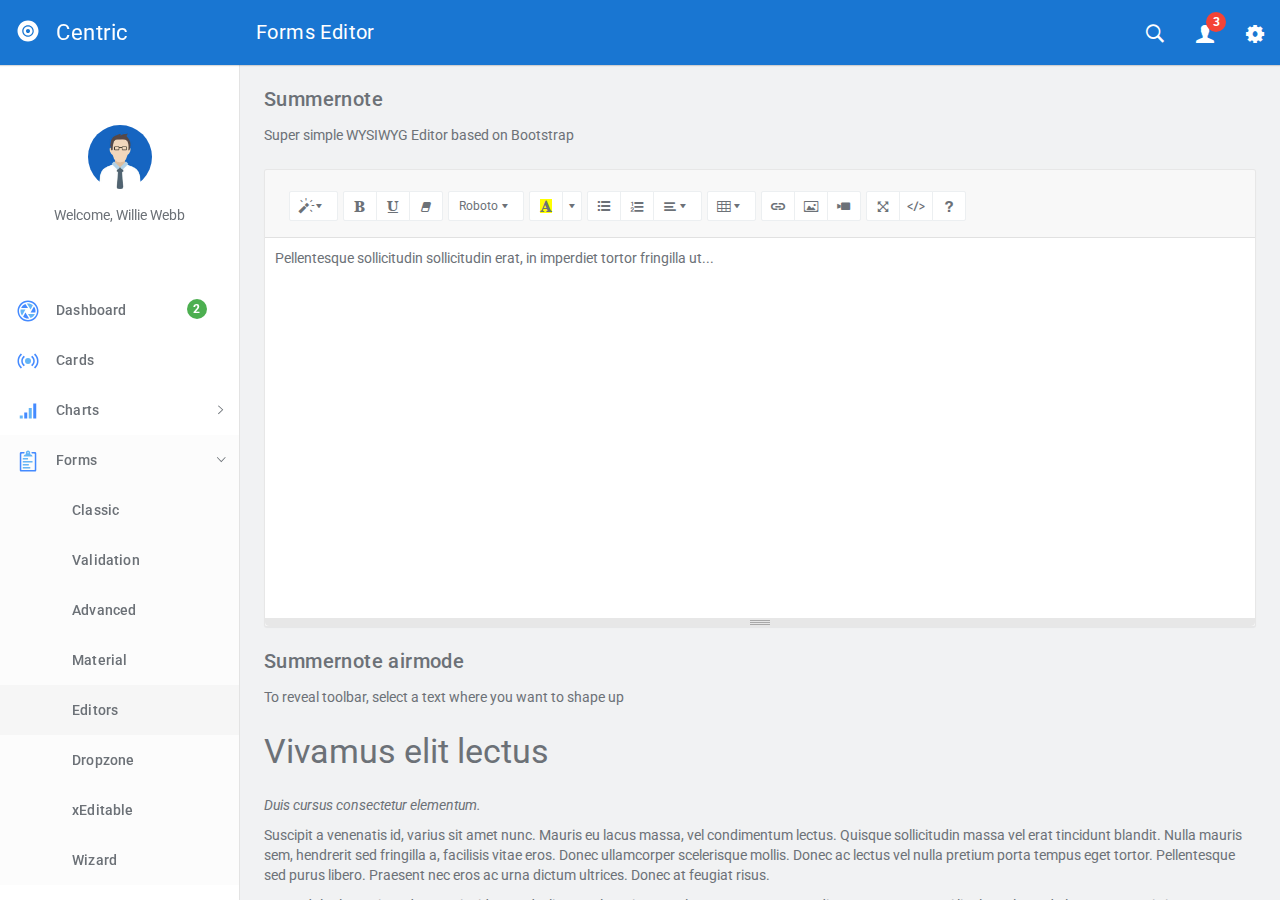
<file: src/editor.html>
<!DOCTYPE html>
<html lang="en">
  <head>
    <meta charset="utf-8">
    <meta name="viewport" content="width=device-width, initial-scale=1, maximum-scale=1">
    <meta name="description" content="Bootstrap Admin Template">
    <meta name="keywords" content="app, responsive, jquery, bootstrap, dashboard, admin">
    <title>Centric - Bootstrap Admin Template</title>
    <!-- Vendor styles-->
    <!-- build:css(../app) css/vendor.css-->
    <!-- Animate.CSS-->
    <link rel="stylesheet" href="assets/vendor/animate.css/animate.css">
    <!-- Bootstrap-->
    <link rel="stylesheet" href="assets/vendor/bootstrap/dist/css/bootstrap.min.css">
    <!-- Ionicons-->
    <link rel="stylesheet" href="assets/vendor/ionicons/css/ionicons.css">
    <!-- Bluimp Gallery-->
    <link rel="stylesheet" href="assets/vendor/blueimp-gallery/css/blueimp-gallery.css">
    <link rel="stylesheet" href="assets/vendor/blueimp-gallery/css/blueimp-gallery-indicator.css">
    <link rel="stylesheet" href="assets/vendor/blueimp-gallery/css/blueimp-gallery-video.css">
    <!-- Datepicker-->
    <link rel="stylesheet" href="assets/vendor/bootstrap-datepicker/dist/css/bootstrap-datepicker3.css">
    <!-- Rickshaw-->
    <link rel="stylesheet" href="assets/vendor/rickshaw/rickshaw.css">
    <!-- Select2-->
    <link rel="stylesheet" href="assets/vendor/select2/dist/css/select2.css">
    <!-- Clockpicker-->
    <link rel="stylesheet" href="assets/vendor/clockpicker/dist/bootstrap-clockpicker.css">
    <!-- Range Slider-->
    <link rel="stylesheet" href="assets/vendor/nouislider/distribute/nouislider.min.css">
    <!-- ColorPicker-->
    <link rel="stylesheet" href="assets/vendor/mjolnic-bootstrap-colorpicker/dist/css/bootstrap-colorpicker.css">
    <!-- Summernote-->
    <link rel="stylesheet" href="assets/vendor/summernote/dist/summernote.css">
    <!-- Dropzone-->
    <link rel="stylesheet" href="assets/vendor/dropzone/dist/basic.css">
    <link rel="stylesheet" href="assets/vendor/dropzone/dist/dropzone.css">
    <!-- Xeditable-->
    <link rel="stylesheet" href="assets/vendor/x-editable/dist/bootstrap3-editable/css/bootstrap-editable.css">
    <!-- Bootgrid-->
    <link rel="stylesheet" href="assets/vendor/jquery.bootgrid/dist/jquery.bootgrid.css">
    <!-- Datatables-->
    <link rel="stylesheet" href="assets/vendor/datatables/media/css/jquery.dataTables.css">
    <!-- Sweet Alert-->
    <link rel="stylesheet" href="assets/vendor/sweetalert/dist/sweetalert.css">
    <!-- Loaders.CSS-->
    <link rel="stylesheet" href="assets/vendor/loaders.css/loaders.css">
    <!-- Material Floating Button-->
    <link rel="stylesheet" href="assets/vendor/ng-material-floating-button/mfb/dist/mfb.css">
    <!-- Material Colors-->
    <link rel="stylesheet" href="assets/vendor/material-colors/dist/colors.css">
    <!-- endbuild-->
    <!-- Application styles-->
    <link rel="stylesheet" href="assets/css/app.css">
  </head>
  <body class="theme-1">
    <div class="layout-container">
      <!-- top navbar-->
      <header class="header-container">
        <nav>
          <ul class="visible-xs visible-sm">
            <li><a id="sidebar-toggler" href="#" class="menu-link menu-link-slide"><span><em></em></span></a></li>
          </ul>
          <ul class="hidden-xs">
            <li><a id="offcanvas-toggler" href="#" class="menu-link menu-link-slide"><span><em></em></span></a></li>
          </ul>
          <h2 class="header-title">Forms Editor</h2>
          <ul class="pull-right">
            <li><a id="header-search" href="#" class="ripple"><em class="ion-ios-search-strong"></em></a></li>
            <li class="dropdown"><a href="#" data-toggle="dropdown" class="dropdown-toggle has-badge ripple"><em class="ion-person"></em><sup class="badge bg-danger">3</sup></a>
              <ul class="dropdown-menu dropdown-menu-right md-dropdown-menu">
                <li><a href="profile.html"><em class="ion-home icon-fw"></em>Profile</a></li>
                <li><a href="messages.html"><em class="ion-gear-a icon-fw"></em>Messages</a></li>
                <li role="presentation" class="divider"></li>
                <li><a href="user.login.html"><em class="ion-log-out icon-fw"></em>Logout</a></li>
              </ul>
            </li>
            <li><a id="header-settings" href="#" class="ripple"><em class="ion-gear-b"></em></a></li>
          </ul>
        </nav>
      </header>
      <!-- sidebar-->
      <aside class="sidebar-container">
        <div class="sidebar-header">
          <div class="pull-right pt-lg text-muted hidden"><em class="ion-close-round"></em></div><a href="#" class="sidebar-header-logo"><img src="assets/img/logo.png" data-svg-replace="assets/img/logo.svg" alt="Logo"><span class="sidebar-header-logo-text">Centric</span></a>
        </div>
        <div class="sidebar-content">
          <div class="sidebar-toolbar text-center"><a href=""><img src="assets/img/user/01.jpg" alt="Profile" class="img-circle thumb64"></a>
            <div class="mt">Welcome, Willie Webb</div>
          </div>
          <nav class="sidebar-nav">
            <ul>
              <li><a href="dashboard.html" class="ripple"><span class="pull-right nav-label"><span class="badge bg-success">2</span></span><span class="nav-icon"><img src="" data-svg-replace="assets/img/icons/aperture.svg" alt="MenuItem" class="hidden"></span><span>Dashboard</span></a></li>
              <li><a href="cards.html" class="ripple"><span class="pull-right nav-label"></span><span class="nav-icon"><img src="" data-svg-replace="assets/img/icons/radio-waves.svg" alt="MenuItem" class="hidden"></span><span>Cards</span></a></li>
              <li><a href="#" class="ripple"><span class="pull-right nav-caret"><em class="ion-ios-arrow-right"></em></span><span class="pull-right nav-label"></span><span class="nav-icon"><img src="" data-svg-replace="assets/img/icons/connection-bars.svg" alt="MenuItem" class="hidden"></span><span>Charts</span></a>
                <ul class="sidebar-subnav">
                  <li><a href="flot.html" class="ripple"><span class="pull-right nav-label"></span><span>Flot</span></a></li>
                  <li><a href="radial.html" class="ripple"><span class="pull-right nav-label"></span><span>Radial</span></a></li>
                  <li><a href="rickshaw.html" class="ripple"><span class="pull-right nav-label"></span><span>Rickshaw</span></a></li>
                </ul>
              </li>
              <li><a href="#" class="ripple"><span class="pull-right nav-caret"><em class="ion-ios-arrow-right"></em></span><span class="pull-right nav-label"></span><span class="nav-icon"><img src="" data-svg-replace="assets/img/icons/clipboard.svg" alt="MenuItem" class="hidden"></span><span>Forms</span></a>
                <ul class="sidebar-subnav">
                  <li><a href="forms.classic.html" class="ripple"><span class="pull-right nav-label"></span><span>Classic</span></a></li>
                  <li><a href="validation.html" class="ripple"><span class="pull-right nav-label"></span><span>Validation</span></a></li>
                  <li><a href="forms.advanced.html" class="ripple"><span class="pull-right nav-label"></span><span>Advanced</span></a></li>
                  <li><a href="material.html" class="ripple"><span class="pull-right nav-label"></span><span>Material</span></a></li>
                  <li><a href="editor.html" class="ripple"><span class="pull-right nav-label"></span><span>Editors</span></a></li>
                  <li><a href="dropzone.html" class="ripple"><span class="pull-right nav-label"></span><span>Dropzone</span></a></li>
                  <li><a href="xeditable.html" class="ripple"><span class="pull-right nav-label"></span><span>xEditable</span></a></li>
                  <li><a href="wizard.html" class="ripple"><span class="pull-right nav-label"></span><span>Wizard</span></a></li>
                </ul>
              </li>
              <li><a href="#" class="ripple"><span class="pull-right nav-caret"><em class="ion-ios-arrow-right"></em></span><span class="pull-right nav-label"></span><span class="nav-icon"><img src="" data-svg-replace="assets/img/icons/navicon.svg" alt="MenuItem" class="hidden"></span><span>Tables</span></a>
                <ul id="tables" class="sidebar-subnav">
                  <li><a href="tables.classic.html" class="ripple"><span class="pull-right nav-label"></span><span>Classic</span></a></li>
                  <li><a href="datatable.html" class="ripple"><span class="pull-right nav-label"></span><span>Datatable</span></a></li>
                  <li><a href="bootgrid.html" class="ripple"><span class="pull-right nav-label"></span><span>Bootgrid</span></a></li>
                </ul>
              </li>
              <li><a href="#" class="ripple"><span class="pull-right nav-caret"><em class="ion-ios-arrow-right"></em></span><span class="pull-right nav-label"></span><span class="nav-icon"><img src="" data-svg-replace="assets/img/icons/grid.svg" alt="MenuItem" class="hidden"></span><span>Layouts</span></a>
                <ul id="layouts" class="sidebar-subnav">
                  <li><a href="layouts.columns.html" class="ripple"><span class="pull-right nav-label"></span><span>Columns</span></a></li>
                  <li><a href="layouts.overlap.html" class="ripple"><span class="pull-right nav-label"></span><span>Overlap</span></a></li>
                  <li><a href="layouts.boxed.html" class="ripple"><span class="pull-right nav-label"></span><span>Boxed</span></a></li>
                  <li><a href="layouts.tabs.html" class="ripple"><span class="pull-right nav-label"></span><span>Tabs</span></a></li>
                  <li><a href="layouts.containers.html" class="ripple"><span class="pull-right nav-label"></span><span>Containers</span></a></li>
                </ul>
              </li>
              <li><a href="#" class="ripple"><span class="pull-right nav-caret"><em class="ion-ios-arrow-right"></em></span><span class="pull-right nav-label"></span><span class="nav-icon"><img src="" data-svg-replace="assets/img/icons/levels.svg" alt="MenuItem" class="hidden"></span><span>Elements</span></a>
                <ul id="elements" class="sidebar-subnav">
                  <li><a href="colors.html" class="ripple"><span class="pull-right nav-label"></span><span>Colors</span></a></li>
                  <li><a href="whiteframes.html" class="ripple"><span class="pull-right nav-label"></span><span>Whiteframes</span></a></li>
                  <li><a href="lists.html" class="ripple"><span class="pull-right nav-label"></span><span>Lists</span></a></li>
                  <li><a href="bootstrapui.html" class="ripple"><span class="pull-right nav-label"></span><span>Bootstrap</span></a></li>
                  <li><a href="buttons.html" class="ripple"><span class="pull-right nav-label"></span><span>Buttons</span></a></li>
                  <li><a href="sweetalert.html"><span class="pull-right nav-label"></span><span>Sweet-alert</span></a></li>
                  <li><a href="spinners.html" class="ripple"><span class="pull-right nav-label"></span><span>Spinners</span></a></li>
                  <li><a href="nestable.html" class="ripple"><span class="pull-right nav-label"></span><span>Nestable</span></a></li>
                  <li><a href="grid.html" class="ripple"><span class="pull-right nav-label"></span><span>Grid</span></a></li>
                  <li><a href="grid-masonry.html" class="ripple"><span class="pull-right nav-label"></span><span>Grid Masonry</span></a></li>
                  <li><a href="typography.html" class="ripple"><span class="pull-right nav-label"></span><span>Typography</span></a></li>
                  <li><a href="icons.html" class="ripple"><span class="pull-right nav-label"></span><span>Icons</span></a></li>
                  <li><a href="utilities.html" class="ripple"><span class="pull-right nav-label"></span><span>Utilities</span></a></li>
                </ul>
              </li>
              <li><a href="#" class="ripple"><span class="pull-right nav-caret"><em class="ion-ios-arrow-right"></em></span><span class="pull-right nav-label"></span><span class="nav-icon"><img src="" data-svg-replace="assets/img/icons/planet.svg" alt="MenuItem" class="hidden"></span><span>Maps</span></a>
                <ul id="maps" class="sidebar-subnav">
                  <li><a href="google-map-full.html" class="ripple"><span class="pull-right nav-label"></span><span>Google Maps Full</span></a></li>
                  <li><a href="google-map.html" class="ripple"><span class="pull-right nav-label"></span><span>Google Maps</span></a></li>
                  <li><a href="vector-map.html" class="ripple"><span class="pull-right nav-label"></span><span>Vector Maps</span></a></li>
                  <li><a href="datamaps.html" class="ripple"><span class="pull-right nav-label"></span><span>Datamaps</span></a></li>
                </ul>
              </li>
              <li><a href="#" class="ripple"><span class="pull-right nav-caret"><em class="ion-ios-arrow-right"></em></span><span class="pull-right nav-label"></span><span class="nav-icon"><img src="" data-svg-replace="assets/img/icons/ios-browsers.svg" alt="MenuItem" class="hidden"></span><span>Pages</span></a>
                <ul id="pages" class="sidebar-subnav">
                  <li><a href="timeline.html" class="ripple"><span class="pull-right nav-label"></span><span>Timeline</span></a></li>
                  <li><a href="invoice.html" class="ripple"><span class="pull-right nav-label"></span><span>Invoice</span></a></li>
                  <li><a href="pricing.html" class="ripple"><span class="pull-right nav-label"></span><span>Pricing</span></a></li>
                  <li><a href="contacts.html" class="ripple"><span class="pull-right nav-label"></span><span>Contacts</span></a></li>
                  <li><a href="faq.html" class="ripple"><span class="pull-right nav-label"></span><span>FAQ</span></a></li>
                  <li><a href="projects.html" class="ripple"><span class="pull-right nav-label"></span><span>Projects</span></a></li>
                  <li><a href="blog.html" class="ripple"><span class="pull-right nav-label"></span><span>Blog</span></a></li>
                  <li><a href="blog.article.html" class="ripple"><span class="pull-right nav-label"></span><span>Article</span></a></li>
                  <li><a href="profile.html" class="ripple"><span class="pull-right nav-label"></span><span>Profile</span></a></li>
                  <li><a href="gallery.html" class="ripple"><span class="pull-right nav-label"></span><span>Gallery</span></a></li>
                  <li><a href="wall.html" class="ripple"><span class="pull-right nav-label"></span><span>Wall</span></a></li>
                  <li><a href="search.html" class="ripple"><span class="pull-right nav-label"></span><span>Search</span></a></li>
                  <li><a href="messages.html" class="ripple"><span class="pull-right nav-label"></span><span>Messages Board</span></a></li>
                </ul>
              </li>
              <li><a href="#" class="ripple"><span class="pull-right nav-caret"><em class="ion-ios-arrow-right"></em></span><span class="pull-right nav-label"></span><span class="nav-icon"><img src="" data-svg-replace="assets/img/icons/person-stalker.svg" alt="MenuItem" class="hidden"></span><span>User</span></a>
                <ul id="user" class="sidebar-subnav">
                  <li><a href="login.html" class="ripple"><span class="pull-right nav-label"></span><span>Login</span></a></li>
                  <li><a href="signup.html" class="ripple"><span class="pull-right nav-label"></span><span>Signup</span></a></li>
                  <li><a href="lock.html" class="ripple"><span class="pull-right nav-label"></span><span>Lock</span></a></li>
                  <li><a href="recover.html" class="ripple"><span class="pull-right nav-label"></span><span>Recover</span></a></li>
                </ul>
              </li>
              <li><a href="../../angularjs/" class="ripple"><span class="nav-icon"><em class="ion-android-open"></em></span><span>AngularJS</span></a></li>
            </ul>
          </nav>
        </div>
      </aside>
      <div class="sidebar-layout-obfuscator"></div>
      <!-- Main section-->
      <main class="main-container">
        <!-- Page content-->
        <section>
          <div class="container-fluid">
            <h5 class="mt0">Summernote</h5>
            <p class="mb-lg">Super simple WYSIWYG Editor based on Bootstrap</p>
            <div class="summernote">Pellentesque sollicitudin sollicitudin erat, in imperdiet tortor fringilla ut...</div>
            <h5>Summernote airmode</h5>
            <p class="mb-lg">To reveal toolbar, select a text where you want to shape up</p>
            <div contenteditable="true" class="summernote-air well reader-block">
              <h3>Vivamus elit lectus</h3>
              <p><i>Duis cursus consectetur elementum.</i></p>
              <p>Suscipit a venenatis id, varius sit amet nunc. Mauris eu lacus massa, vel condimentum lectus. Quisque sollicitudin massa vel erat tincidunt blandit. Nulla mauris sem, hendrerit sed fringilla a, facilisis vitae eros. Donec ullamcorper scelerisque mollis. Donec ac lectus vel nulla pretium porta tempus eget tortor. Pellentesque sed purus libero. Praesent nec eros ac urna dictum ultrices. Donec at feugiat risus.</p>
              <p>Fusce dolor lacus, interdum eu tincidunt sed, aliquet vel turpis. Nunc luctus, quam non condimentum ornare, orci ligula malesuada lacus, nec sagittis neque augue vel nunc. Quisque congue egestas cursus. Integer lorem metus, rutrum non rhoncus sed, fringilla interdum urna. Curabitur gravida, ante ac imperdiet accumsan, quam nibh porttitor mauris, non luctus sem lectus porta augue. Nunc eget augue mi.</p><br>
              <p>Aliquam eget dui tellus.</p>
            </div>
          </div>
        </section>
        <!-- Page footer-->
        <footer><span>2017 - Centric app.</span></footer>
      </main>
    </div>
    <!-- Search template-->
    <div tabindex="-1" role="dialog" class="modal modal-top fade modal-search">
      <div class="modal-dialog">
        <div class="modal-content">
          <div class="modal-body">
            <div class="pull-left">
              <button type="button" data-dismiss="modal" class="btn btn-flat"><em class="ion-arrow-left-c icon-24"></em></button>
            </div>
            <div class="pull-right">
              <button type="button" class="btn btn-flat"><em class="ion-android-microphone icon-24"></em></button>
            </div>
            <form action="#" class="oh">
              <div class="mda-form-control pt0">
                <input type="text" placeholder="Search.." data-localize="header.SEARCH" class="form-control header-input-search">
                <div class="mda-form-control-line"></div>
              </div>
            </form>
          </div>
        </div>
      </div>
    </div>
    <!-- End Search template-->
    <!-- Settings template-->
    <div tabindex="-1" role="dialog" class="modal-settings modal modal-right fade">
      <div class="modal-dialog modal-lg">
        <div class="modal-content">
          <div class="modal-header">
            <div data-dismiss="modal" class="pull-right clickable"><em class="ion-close-round text-soft"></em></div>
            <h4 class="modal-title"><span>Settings</span></h4>
          </div>
          <div class="modal-body">
            <div class="clearfix mb">
              <div class="pull-left wd-tiny mb">
                <div class="setting-color">
                  <label class="preview-theme-1">
                    <input type="radio" checked="checked" name="setting-theme" value="0"><span class="ion-checkmark-round"></span>
                    <div class="t-grid">
                      <div class="t-row">
                        <div class="t-col preview-header"></div>
                        <div class="t-col preview-sidebar"></div>
                        <div class="t-col preview-content"></div>
                      </div>
                    </div>
                  </label>
                </div>
              </div>
              <div class="pull-left wd-tiny mb">
                <div class="setting-color">
                  <label class="preview-theme-2">
                    <input type="radio" name="setting-theme" value="1"><span class="ion-checkmark-round"></span>
                    <div class="t-grid">
                      <div class="t-row">
                        <div class="t-col preview-header"></div>
                        <div class="t-col preview-sidebar"></div>
                        <div class="t-col preview-content"></div>
                      </div>
                    </div>
                  </label>
                </div>
              </div>
              <div class="pull-left wd-tiny mb">
                <div class="setting-color">
                  <label class="preview-theme-3">
                    <input type="radio" name="setting-theme" value="2"><span class="ion-checkmark-round"></span>
                    <div class="t-grid">
                      <div class="t-row">
                        <div class="t-col preview-header"></div>
                        <div class="t-col preview-sidebar"></div>
                        <div class="t-col preview-content"></div>
                      </div>
                    </div>
                  </label>
                </div>
              </div>
              <div class="pull-left wd-tiny mb">
                <div class="setting-color">
                  <label class="preview-theme-4">
                    <input type="radio" name="setting-theme" value="3"><span class="ion-checkmark-round"></span>
                    <div class="t-grid">
                      <div class="t-row">
                        <div class="t-col preview-header"></div>
                        <div class="t-col preview-sidebar"></div>
                        <div class="t-col preview-content"></div>
                      </div>
                    </div>
                  </label>
                </div>
              </div>
              <div class="pull-left wd-tiny mb">
                <div class="setting-color">
                  <label class="preview-theme-5">
                    <input type="radio" name="setting-theme" value="4"><span class="ion-checkmark-round"></span>
                    <div class="t-grid">
                      <div class="t-row">
                        <div class="t-col preview-header"></div>
                        <div class="t-col preview-sidebar"></div>
                        <div class="t-col preview-content"></div>
                      </div>
                    </div>
                  </label>
                </div>
              </div>
              <div class="pull-left wd-tiny mb">
                <div class="setting-color">
                  <label class="preview-theme-6">
                    <input type="radio" name="setting-theme" value="5"><span class="ion-checkmark-round"></span>
                    <div class="t-grid">
                      <div class="t-row">
                        <div class="t-col preview-header"></div>
                        <div class="t-col preview-sidebar"></div>
                        <div class="t-col preview-content"></div>
                      </div>
                    </div>
                  </label>
                </div>
              </div>
              <div class="pull-left wd-tiny mb">
                <div class="setting-color">
                  <label class="preview-theme-7">
                    <input type="radio" name="setting-theme" value="6"><span class="ion-checkmark-round"></span>
                    <div class="t-grid">
                      <div class="t-row">
                        <div class="t-col preview-header"></div>
                        <div class="t-col preview-sidebar"></div>
                        <div class="t-col preview-content"></div>
                      </div>
                    </div>
                  </label>
                </div>
              </div>
              <div class="pull-left wd-tiny mb">
                <div class="setting-color">
                  <label class="preview-theme-8">
                    <input type="radio" name="setting-theme" value="7"><span class="ion-checkmark-round"></span>
                    <div class="t-grid">
                      <div class="t-row">
                        <div class="t-col preview-header"></div>
                        <div class="t-col preview-sidebar"></div>
                        <div class="t-col preview-content"></div>
                      </div>
                    </div>
                  </label>
                </div>
              </div>
              <div class="pull-left wd-tiny mb">
                <div class="setting-color">
                  <label class="preview-theme-9">
                    <input type="radio" name="setting-theme" value="8"><span class="ion-checkmark-round"></span>
                    <div class="t-grid">
                      <div class="t-row">
                        <div class="t-col preview-header"></div>
                        <div class="t-col preview-sidebar"></div>
                        <div class="t-col preview-content"></div>
                      </div>
                    </div>
                  </label>
                </div>
              </div>
            </div>
            <hr>
            <p>
              <label class="mda-checkbox">
                <input id="sidebar-showheader" type="checkbox" checked=""><em class="bg-indigo-500"></em>Sidebar header
              </label>
            </p>
            <p>
              <label class="mda-checkbox">
                <input id="sidebar-showtoolbar" type="checkbox" checked=""><em class="bg-indigo-500"></em>Sidebar toolbar
              </label>
            </p>
            <p>
              <label class="mda-checkbox">
                <input id="sidebar-offcanvas" type="checkbox"><em class="bg-indigo-500"></em>Sidebar offcanvas
              </label>
            </p>
            <hr>
            <p>Navigation icon</p>
            <p>
              <label class="mda-radio">
                <input type="radio" name="headerMenulink" value="menu-link-close"><em class="bg-indigo-500"></em>Close icon
              </label>
            </p>
            <p>
              <label class="mda-radio">
                <input type="radio" checked="" name="headerMenulink" value="menu-link-slide"><em class="bg-indigo-500"></em>Slide arrow
              </label>
            </p>
            <p>
              <label class="mda-radio">
                <input type="radio" name="headerMenulink" value="menu-link-arrow"><em class="bg-indigo-500"></em>Big arrow
              </label>
            </p>
            <hr>
            <button type="button" data-toggle-fullscreen="" class="btn btn-default btn-raised">Toggle fullscreen</button>
            <hr>
            <p>Change language</p>
            <!-- START Language list-->
            <div class="btn-group">
              <button type="button" data-toggle="dropdown" class="btn btn-default btn-block btn-raised">English</button>
              <ul role="menu" class="dropdown-menu dropdown-menu-right animated fadeInUpShort">
                <li><a href="#" data-set-lang="en">English</a></li>
                <li><a href="#" data-set-lang="es">Spanish</a></li>
              </ul>
            </div>
            <!-- END Language list-->
          </div>
        </div>
      </div>
    </div>
    <!-- End Settings template-->
    <!-- Google Maps API-->
    <script type="text/javascript" src="http://maps.google.com/maps/api/js?key=AIzaSyD_MleSHludEfiKUi1CCyumkv74Pm4u8Is"></script>
    <!-- build:js(../app) js/vendor.js-->
    <!-- Modernizr-->
    <script src="assets/vendor/modernizr/modernizr.custom.js"></script>
    <!-- jQuery-->
    <script src="assets/vendor/jquery/dist/jquery.js"></script>
    <!-- Bootstrap-->
    <script src="assets/vendor/bootstrap/dist/js/bootstrap.js"></script>
    <!-- jQuery Browser-->
    <script src="assets/vendor/jquery.browser/dist/jquery.browser.js"></script>
    <!-- Material Colors-->
    <script src="assets/vendor/material-colors/dist/colors.js"></script>
    <!-- Bootstrap Filestyle-->
    <script src="assets/vendor/bootstrap-filestyle/src/bootstrap-filestyle.js"></script>
    <!-- Flot charts-->
    <script src="assets/vendor/flot/jquery.flot.js"></script>
    <script src="assets/vendor/flot/jquery.flot.categories.js"></script>
    <script src="assets/vendor/flot-spline/js/jquery.flot.spline.js"></script>
    <script src="assets/vendor/flot.tooltip/js/jquery.flot.tooltip.js"></script>
    <script src="assets/vendor/flot/jquery.flot.resize.js"></script>
    <script src="assets/vendor/flot/jquery.flot.pie.js"></script>
    <script src="assets/vendor/flot/jquery.flot.time.js"></script>
    <script src="assets/vendor/sidebysideimproved/jquery.flot.orderBars.js"></script>
    <!-- jVector Maps-->
    <script src="assets/vendor/ika.jvectormap/jquery-jvectormap-1.2.2.min.js"></script>
    <script src="assets/vendor/ika.jvectormap/jquery-jvectormap-us-mill-en.js"></script>
    <script src="assets/vendor/ika.jvectormap/jquery-jvectormap-world-mill-en.js"></script>
    <!-- Easypie Charts-->
    <script src="assets/vendor/jquery.easy-pie-chart/dist/jquery.easypiechart.js"></script>
    <!-- Screenfull-->
    <script src="assets/vendor/screenfull/dist/screenfull.js"></script>
    <!-- Sparkline-->
    <script src="assets/vendor/sparkline/index.js"></script>
    <!-- Datepicker-->
    <script src="assets/vendor/bootstrap-datepicker/js/bootstrap-datepicker.js"></script>
    <!-- jQuery Knob charts-->
    <script src="assets/vendor/jquery-knob/js/jquery.knob.js"></script>
    <!-- Rickshaw-->
    <script src="assets/vendor/d3/d3.js"></script>
    <script src="assets/vendor/rickshaw/rickshaw.js"></script>
    <!-- jQuery Form Validation-->
    <script src="assets/vendor/jquery-validation/dist/jquery.validate.js"></script>
    <script src="assets/vendor/jquery-validation/dist/additional-methods.js"></script>
    <!-- JQUERY STEPS-->
    <script src="assets/vendor/jquery.steps/build/jquery.steps.js"></script>
    <!-- Select2-->
    <script src="assets/vendor/select2/dist/js/select2.js"></script>
    <!-- Clockpicker-->
    <script src="assets/vendor/clockpicker/dist/bootstrap-clockpicker.js"></script>
    <!-- Range Slider-->
    <script src="assets/vendor/nouislider/distribute/nouislider.js"></script>
    <!-- ColorPicker-->
    <script src="assets/vendor/mjolnic-bootstrap-colorpicker/dist/js/bootstrap-colorpicker.js"></script>
    <!-- Summernote-->
    <script src="assets/vendor/summernote/dist/summernote.js"></script>
    <!-- Dropzone-->
    <script src="assets/vendor/dropzone/dist/dropzone.js"></script>
    <!-- Xeditable-->
    <script src="assets/vendor/x-editable/dist/bootstrap3-editable/js/bootstrap-editable.js"></script>
    <!-- Momentjs-->
    <script src="assets/vendor/moment/min/moment-with-locales.js"></script>
    <!-- Google Maps-->
    <script src="assets/vendor/gmaps/gmaps.js"></script>
    <!-- Bootgrid-->
    <script src="assets/vendor/jquery.bootgrid/dist/jquery.bootgrid.js"></script>
    <script src="assets/vendor/jquery.bootgrid/dist/jquery.bootgrid.fa.js"></script>
    <!-- Datatables-->
    <script src="assets/vendor/datatables/media/js/jquery.dataTables.js"></script>
    <!-- Nestable-->
    <script src="assets/vendor/nestable/jquery.nestable.js"></script>
    <!-- Sweet Alert-->
    <script src="assets/vendor/sweetalert/dist/sweetalert-dev.js"></script>
    <!-- Masonry-->
    <script src="assets/vendor/masonry/dist/masonry.pkgd.js"></script>
    <!-- Images Loaded-->
    <script src="assets/vendor/imagesloaded/imagesloaded.pkgd.js"></script>
    <!-- Loaders.CSS-->
    <script src="assets/vendor/loaders.css/loaders.css.js"></script>
    <!-- jQuery Localize-->
    <script src="assets/vendor/jquery-localize-i18n/dist/jquery.localize.js"></script>
    <!-- Blueimp Gallery-->
    <script src="assets/vendor/blueimp-gallery/js/blueimp-helper.js"></script>
    <script src="assets/vendor/blueimp-gallery/js/blueimp-gallery.js"></script>
    <script src="assets/vendor/blueimp-gallery/js/blueimp-gallery-fullscreen.js"></script>
    <script src="assets/vendor/blueimp-gallery/js/blueimp-gallery-indicator.js"></script>
    <script src="assets/vendor/blueimp-gallery/js/blueimp-gallery-video.js"></script>
    <script src="assets/vendor/blueimp-gallery/js/blueimp-gallery-vimeo.js"></script>
    <script src="assets/vendor/blueimp-gallery/js/blueimp-gallery-youtube.js"></script>
    <script src="assets/vendor/blueimp-gallery/js/jquery.blueimp-gallery.js"></script>
    <!-- Datamaps-->
    <script src="assets/vendor/topojson/topojson.min.js"></script>
    <script src="assets/vendor/datamaps/dist/datamaps.all.js"></script>
    <!-- endbuild-->
    <!-- App script-->
    <script src="assets/js/app.js"></script>
  </body>
</html>
</file>
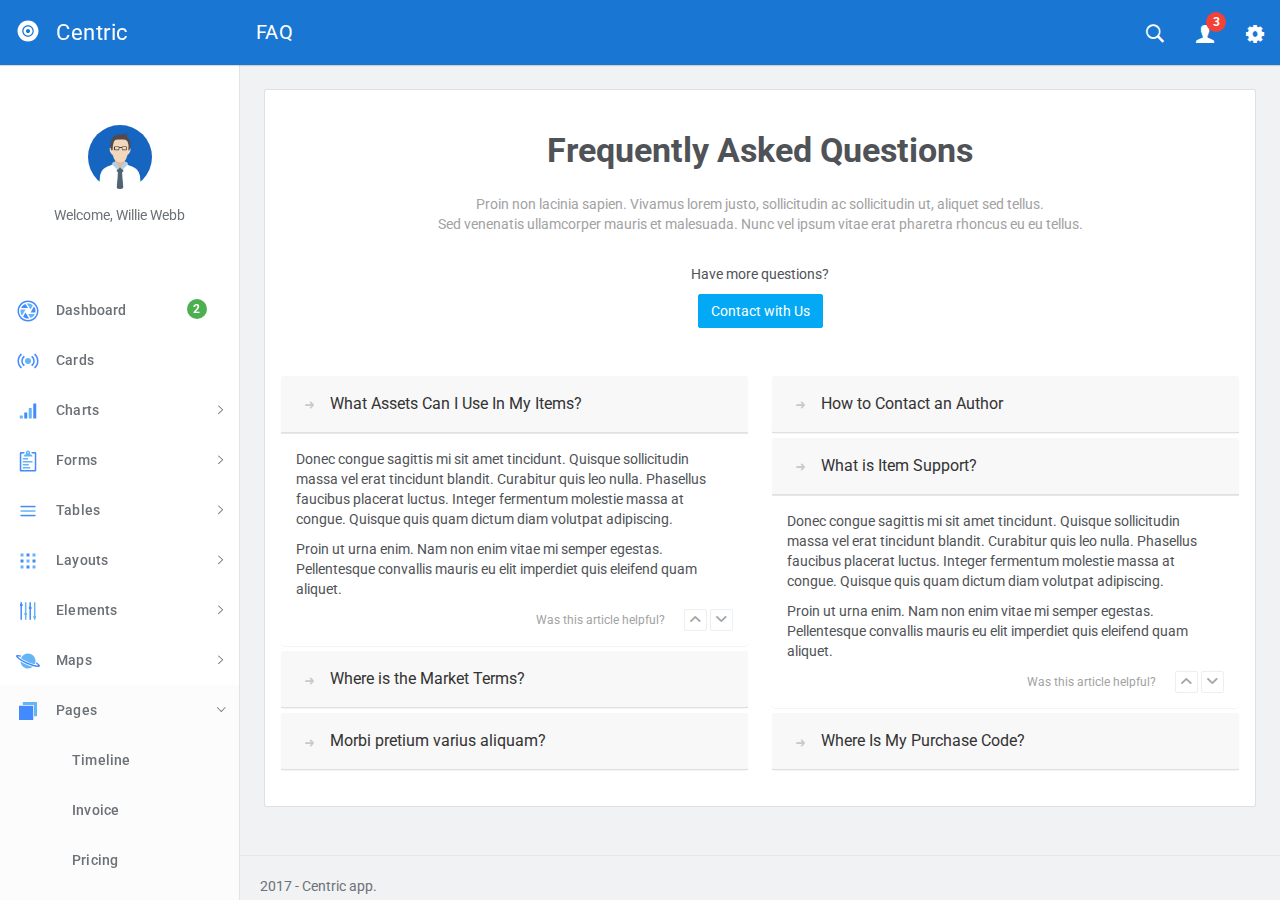
<file: src/faq.html>
<!DOCTYPE html>
<html lang="en">
  <head>
    <meta charset="utf-8">
    <meta name="viewport" content="width=device-width, initial-scale=1, maximum-scale=1">
    <meta name="description" content="Bootstrap Admin Template">
    <meta name="keywords" content="app, responsive, jquery, bootstrap, dashboard, admin">
    <title>Centric - Bootstrap Admin Template</title>
    <!-- Vendor styles-->
    <!-- build:css(../app) css/vendor.css-->
    <!-- Animate.CSS-->
    <link rel="stylesheet" href="assets/vendor/animate.css/animate.css">
    <!-- Bootstrap-->
    <link rel="stylesheet" href="assets/vendor/bootstrap/dist/css/bootstrap.min.css">
    <!-- Ionicons-->
    <link rel="stylesheet" href="assets/vendor/ionicons/css/ionicons.css">
    <!-- Bluimp Gallery-->
    <link rel="stylesheet" href="assets/vendor/blueimp-gallery/css/blueimp-gallery.css">
    <link rel="stylesheet" href="assets/vendor/blueimp-gallery/css/blueimp-gallery-indicator.css">
    <link rel="stylesheet" href="assets/vendor/blueimp-gallery/css/blueimp-gallery-video.css">
    <!-- Datepicker-->
    <link rel="stylesheet" href="assets/vendor/bootstrap-datepicker/dist/css/bootstrap-datepicker3.css">
    <!-- Rickshaw-->
    <link rel="stylesheet" href="assets/vendor/rickshaw/rickshaw.css">
    <!-- Select2-->
    <link rel="stylesheet" href="assets/vendor/select2/dist/css/select2.css">
    <!-- Clockpicker-->
    <link rel="stylesheet" href="assets/vendor/clockpicker/dist/bootstrap-clockpicker.css">
    <!-- Range Slider-->
    <link rel="stylesheet" href="assets/vendor/nouislider/distribute/nouislider.min.css">
    <!-- ColorPicker-->
    <link rel="stylesheet" href="assets/vendor/mjolnic-bootstrap-colorpicker/dist/css/bootstrap-colorpicker.css">
    <!-- Summernote-->
    <link rel="stylesheet" href="assets/vendor/summernote/dist/summernote.css">
    <!-- Dropzone-->
    <link rel="stylesheet" href="assets/vendor/dropzone/dist/basic.css">
    <link rel="stylesheet" href="assets/vendor/dropzone/dist/dropzone.css">
    <!-- Xeditable-->
    <link rel="stylesheet" href="assets/vendor/x-editable/dist/bootstrap3-editable/css/bootstrap-editable.css">
    <!-- Bootgrid-->
    <link rel="stylesheet" href="assets/vendor/jquery.bootgrid/dist/jquery.bootgrid.css">
    <!-- Datatables-->
    <link rel="stylesheet" href="assets/vendor/datatables/media/css/jquery.dataTables.css">
    <!-- Sweet Alert-->
    <link rel="stylesheet" href="assets/vendor/sweetalert/dist/sweetalert.css">
    <!-- Loaders.CSS-->
    <link rel="stylesheet" href="assets/vendor/loaders.css/loaders.css">
    <!-- Material Floating Button-->
    <link rel="stylesheet" href="assets/vendor/ng-material-floating-button/mfb/dist/mfb.css">
    <!-- Material Colors-->
    <link rel="stylesheet" href="assets/vendor/material-colors/dist/colors.css">
    <!-- endbuild-->
    <!-- Application styles-->
    <link rel="stylesheet" href="assets/css/app.css">
  </head>
  <body class="theme-1">
    <div class="layout-container">
      <!-- top navbar-->
      <header class="header-container">
        <nav>
          <ul class="visible-xs visible-sm">
            <li><a id="sidebar-toggler" href="#" class="menu-link menu-link-slide"><span><em></em></span></a></li>
          </ul>
          <ul class="hidden-xs">
            <li><a id="offcanvas-toggler" href="#" class="menu-link menu-link-slide"><span><em></em></span></a></li>
          </ul>
          <h2 class="header-title">FAQ</h2>
          <ul class="pull-right">
            <li><a id="header-search" href="#" class="ripple"><em class="ion-ios-search-strong"></em></a></li>
            <li class="dropdown"><a href="#" data-toggle="dropdown" class="dropdown-toggle has-badge ripple"><em class="ion-person"></em><sup class="badge bg-danger">3</sup></a>
              <ul class="dropdown-menu dropdown-menu-right md-dropdown-menu">
                <li><a href="profile.html"><em class="ion-home icon-fw"></em>Profile</a></li>
                <li><a href="messages.html"><em class="ion-gear-a icon-fw"></em>Messages</a></li>
                <li role="presentation" class="divider"></li>
                <li><a href="user.login.html"><em class="ion-log-out icon-fw"></em>Logout</a></li>
              </ul>
            </li>
            <li><a id="header-settings" href="#" class="ripple"><em class="ion-gear-b"></em></a></li>
          </ul>
        </nav>
      </header>
      <!-- sidebar-->
      <aside class="sidebar-container">
        <div class="sidebar-header">
          <div class="pull-right pt-lg text-muted hidden"><em class="ion-close-round"></em></div><a href="#" class="sidebar-header-logo"><img src="assets/img/logo.png" data-svg-replace="assets/img/logo.svg" alt="Logo"><span class="sidebar-header-logo-text">Centric</span></a>
        </div>
        <div class="sidebar-content">
          <div class="sidebar-toolbar text-center"><a href=""><img src="assets/img/user/01.jpg" alt="Profile" class="img-circle thumb64"></a>
            <div class="mt">Welcome, Willie Webb</div>
          </div>
          <nav class="sidebar-nav">
            <ul>
              <li><a href="dashboard.html" class="ripple"><span class="pull-right nav-label"><span class="badge bg-success">2</span></span><span class="nav-icon"><img src="" data-svg-replace="assets/img/icons/aperture.svg" alt="MenuItem" class="hidden"></span><span>Dashboard</span></a></li>
              <li><a href="cards.html" class="ripple"><span class="pull-right nav-label"></span><span class="nav-icon"><img src="" data-svg-replace="assets/img/icons/radio-waves.svg" alt="MenuItem" class="hidden"></span><span>Cards</span></a></li>
              <li><a href="#" class="ripple"><span class="pull-right nav-caret"><em class="ion-ios-arrow-right"></em></span><span class="pull-right nav-label"></span><span class="nav-icon"><img src="" data-svg-replace="assets/img/icons/connection-bars.svg" alt="MenuItem" class="hidden"></span><span>Charts</span></a>
                <ul class="sidebar-subnav">
                  <li><a href="flot.html" class="ripple"><span class="pull-right nav-label"></span><span>Flot</span></a></li>
                  <li><a href="radial.html" class="ripple"><span class="pull-right nav-label"></span><span>Radial</span></a></li>
                  <li><a href="rickshaw.html" class="ripple"><span class="pull-right nav-label"></span><span>Rickshaw</span></a></li>
                </ul>
              </li>
              <li><a href="#" class="ripple"><span class="pull-right nav-caret"><em class="ion-ios-arrow-right"></em></span><span class="pull-right nav-label"></span><span class="nav-icon"><img src="" data-svg-replace="assets/img/icons/clipboard.svg" alt="MenuItem" class="hidden"></span><span>Forms</span></a>
                <ul class="sidebar-subnav">
                  <li><a href="forms.classic.html" class="ripple"><span class="pull-right nav-label"></span><span>Classic</span></a></li>
                  <li><a href="validation.html" class="ripple"><span class="pull-right nav-label"></span><span>Validation</span></a></li>
                  <li><a href="forms.advanced.html" class="ripple"><span class="pull-right nav-label"></span><span>Advanced</span></a></li>
                  <li><a href="material.html" class="ripple"><span class="pull-right nav-label"></span><span>Material</span></a></li>
                  <li><a href="editor.html" class="ripple"><span class="pull-right nav-label"></span><span>Editors</span></a></li>
                  <li><a href="dropzone.html" class="ripple"><span class="pull-right nav-label"></span><span>Dropzone</span></a></li>
                  <li><a href="xeditable.html" class="ripple"><span class="pull-right nav-label"></span><span>xEditable</span></a></li>
                  <li><a href="wizard.html" class="ripple"><span class="pull-right nav-label"></span><span>Wizard</span></a></li>
                </ul>
              </li>
              <li><a href="#" class="ripple"><span class="pull-right nav-caret"><em class="ion-ios-arrow-right"></em></span><span class="pull-right nav-label"></span><span class="nav-icon"><img src="" data-svg-replace="assets/img/icons/navicon.svg" alt="MenuItem" class="hidden"></span><span>Tables</span></a>
                <ul id="tables" class="sidebar-subnav">
                  <li><a href="tables.classic.html" class="ripple"><span class="pull-right nav-label"></span><span>Classic</span></a></li>
                  <li><a href="datatable.html" class="ripple"><span class="pull-right nav-label"></span><span>Datatable</span></a></li>
                  <li><a href="bootgrid.html" class="ripple"><span class="pull-right nav-label"></span><span>Bootgrid</span></a></li>
                </ul>
              </li>
              <li><a href="#" class="ripple"><span class="pull-right nav-caret"><em class="ion-ios-arrow-right"></em></span><span class="pull-right nav-label"></span><span class="nav-icon"><img src="" data-svg-replace="assets/img/icons/grid.svg" alt="MenuItem" class="hidden"></span><span>Layouts</span></a>
                <ul id="layouts" class="sidebar-subnav">
                  <li><a href="layouts.columns.html" class="ripple"><span class="pull-right nav-label"></span><span>Columns</span></a></li>
                  <li><a href="layouts.overlap.html" class="ripple"><span class="pull-right nav-label"></span><span>Overlap</span></a></li>
                  <li><a href="layouts.boxed.html" class="ripple"><span class="pull-right nav-label"></span><span>Boxed</span></a></li>
                  <li><a href="layouts.tabs.html" class="ripple"><span class="pull-right nav-label"></span><span>Tabs</span></a></li>
                  <li><a href="layouts.containers.html" class="ripple"><span class="pull-right nav-label"></span><span>Containers</span></a></li>
                </ul>
              </li>
              <li><a href="#" class="ripple"><span class="pull-right nav-caret"><em class="ion-ios-arrow-right"></em></span><span class="pull-right nav-label"></span><span class="nav-icon"><img src="" data-svg-replace="assets/img/icons/levels.svg" alt="MenuItem" class="hidden"></span><span>Elements</span></a>
                <ul id="elements" class="sidebar-subnav">
                  <li><a href="colors.html" class="ripple"><span class="pull-right nav-label"></span><span>Colors</span></a></li>
                  <li><a href="whiteframes.html" class="ripple"><span class="pull-right nav-label"></span><span>Whiteframes</span></a></li>
                  <li><a href="lists.html" class="ripple"><span class="pull-right nav-label"></span><span>Lists</span></a></li>
                  <li><a href="bootstrapui.html" class="ripple"><span class="pull-right nav-label"></span><span>Bootstrap</span></a></li>
                  <li><a href="buttons.html" class="ripple"><span class="pull-right nav-label"></span><span>Buttons</span></a></li>
                  <li><a href="sweetalert.html"><span class="pull-right nav-label"></span><span>Sweet-alert</span></a></li>
                  <li><a href="spinners.html" class="ripple"><span class="pull-right nav-label"></span><span>Spinners</span></a></li>
                  <li><a href="nestable.html" class="ripple"><span class="pull-right nav-label"></span><span>Nestable</span></a></li>
                  <li><a href="grid.html" class="ripple"><span class="pull-right nav-label"></span><span>Grid</span></a></li>
                  <li><a href="grid-masonry.html" class="ripple"><span class="pull-right nav-label"></span><span>Grid Masonry</span></a></li>
                  <li><a href="typography.html" class="ripple"><span class="pull-right nav-label"></span><span>Typography</span></a></li>
                  <li><a href="icons.html" class="ripple"><span class="pull-right nav-label"></span><span>Icons</span></a></li>
                  <li><a href="utilities.html" class="ripple"><span class="pull-right nav-label"></span><span>Utilities</span></a></li>
                </ul>
              </li>
              <li><a href="#" class="ripple"><span class="pull-right nav-caret"><em class="ion-ios-arrow-right"></em></span><span class="pull-right nav-label"></span><span class="nav-icon"><img src="" data-svg-replace="assets/img/icons/planet.svg" alt="MenuItem" class="hidden"></span><span>Maps</span></a>
                <ul id="maps" class="sidebar-subnav">
                  <li><a href="google-map-full.html" class="ripple"><span class="pull-right nav-label"></span><span>Google Maps Full</span></a></li>
                  <li><a href="google-map.html" class="ripple"><span class="pull-right nav-label"></span><span>Google Maps</span></a></li>
                  <li><a href="vector-map.html" class="ripple"><span class="pull-right nav-label"></span><span>Vector Maps</span></a></li>
                  <li><a href="datamaps.html" class="ripple"><span class="pull-right nav-label"></span><span>Datamaps</span></a></li>
                </ul>
              </li>
              <li><a href="#" class="ripple"><span class="pull-right nav-caret"><em class="ion-ios-arrow-right"></em></span><span class="pull-right nav-label"></span><span class="nav-icon"><img src="" data-svg-replace="assets/img/icons/ios-browsers.svg" alt="MenuItem" class="hidden"></span><span>Pages</span></a>
                <ul id="pages" class="sidebar-subnav">
                  <li><a href="timeline.html" class="ripple"><span class="pull-right nav-label"></span><span>Timeline</span></a></li>
                  <li><a href="invoice.html" class="ripple"><span class="pull-right nav-label"></span><span>Invoice</span></a></li>
                  <li><a href="pricing.html" class="ripple"><span class="pull-right nav-label"></span><span>Pricing</span></a></li>
                  <li><a href="contacts.html" class="ripple"><span class="pull-right nav-label"></span><span>Contacts</span></a></li>
                  <li><a href="faq.html" class="ripple"><span class="pull-right nav-label"></span><span>FAQ</span></a></li>
                  <li><a href="projects.html" class="ripple"><span class="pull-right nav-label"></span><span>Projects</span></a></li>
                  <li><a href="blog.html" class="ripple"><span class="pull-right nav-label"></span><span>Blog</span></a></li>
                  <li><a href="blog.article.html" class="ripple"><span class="pull-right nav-label"></span><span>Article</span></a></li>
                  <li><a href="profile.html" class="ripple"><span class="pull-right nav-label"></span><span>Profile</span></a></li>
                  <li><a href="gallery.html" class="ripple"><span class="pull-right nav-label"></span><span>Gallery</span></a></li>
                  <li><a href="wall.html" class="ripple"><span class="pull-right nav-label"></span><span>Wall</span></a></li>
                  <li><a href="search.html" class="ripple"><span class="pull-right nav-label"></span><span>Search</span></a></li>
                  <li><a href="messages.html" class="ripple"><span class="pull-right nav-label"></span><span>Messages Board</span></a></li>
                </ul>
              </li>
              <li><a href="#" class="ripple"><span class="pull-right nav-caret"><em class="ion-ios-arrow-right"></em></span><span class="pull-right nav-label"></span><span class="nav-icon"><img src="" data-svg-replace="assets/img/icons/person-stalker.svg" alt="MenuItem" class="hidden"></span><span>User</span></a>
                <ul id="user" class="sidebar-subnav">
                  <li><a href="login.html" class="ripple"><span class="pull-right nav-label"></span><span>Login</span></a></li>
                  <li><a href="signup.html" class="ripple"><span class="pull-right nav-label"></span><span>Signup</span></a></li>
                  <li><a href="lock.html" class="ripple"><span class="pull-right nav-label"></span><span>Lock</span></a></li>
                  <li><a href="recover.html" class="ripple"><span class="pull-right nav-label"></span><span>Recover</span></a></li>
                </ul>
              </li>
              <li><a href="../../angularjs/" class="ripple"><span class="nav-icon"><em class="ion-android-open"></em></span><span>AngularJS</span></a></li>
            </ul>
          </nav>
        </div>
      </aside>
      <div class="sidebar-layout-obfuscator"></div>
      <!-- Main section-->
      <main class="main-container">
        <!-- Page content-->
        <section>
          <div class="container container-fluid">
            <div class="card">
              <div class="card-body">
                <div class="text-center pb-lg">
                  <h3 class="text-bold">Frequently Asked Questions</h3>
                  <p class="text-muted">Proin non lacinia sapien. Vivamus lorem justo, sollicitudin ac sollicitudin ut, aliquet sed tellus.<br>Sed venenatis ullamcorper mauris et malesuada. Nunc vel ipsum vitae erat pharetra rhoncus eu eu tellus.</p><br>
                  <p>Have more questions?</p>
                  <button type="button" class="btn btn-info">Contact with Us</button>
                </div>
                <div class="row mt-lg">
                  <div class="col-md-6">
                    <div id="accordion1" class="panel-group">
                      <div class="panel panel-default b0">
                        <div class="panel-heading">
                          <h4 class="panel-title"><a data-toggle="collapse" data-parent="#accordion1" href="#acc1collapse1"><small><em class="ion-arrow-right-c text-muted mr icon-lg"></em></small><span>What Assets Can I Use In My Items?</span></a></h4>
                        </div>
                        <div id="acc1collapse1" class="panel-collapse collapse in">
                          <div class="panel-body">
                            <p>Donec congue sagittis mi sit amet tincidunt. Quisque sollicitudin massa vel erat tincidunt blandit. Curabitur quis leo nulla. Phasellus faucibus placerat luctus. Integer fermentum molestie massa at congue. Quisque quis quam dictum diam volutpat adipiscing.</p>
                            <p>Proin ut urna enim. Nam non enim vitae mi semper egestas. Pellentesque convallis mauris eu elit imperdiet quis eleifend quam aliquet.</p>
                            <div class="pull-right"><small class="text-muted mr">Was this article helpful?</small>
                              <button type="button" class="btn btn-default btn-xs"><em class="ion-chevron-up text-muted"></em></button>
                              <button type="button" class="btn btn-default btn-xs"><em class="ion-chevron-down text-muted"></em></button>
                            </div>
                          </div>
                        </div>
                      </div>
                      <div class="panel panel-default b0">
                        <div class="panel-heading">
                          <h4 class="panel-title"><a data-toggle="collapse" data-parent="#accordion1" href="#acc1collapse2"><small><em class="ion-arrow-right-c text-muted mr icon-lg"></em></small><span>Where is the Market Terms?</span></a></h4>
                        </div>
                        <div id="acc1collapse2" class="panel-collapse collapse">
                          <div class="panel-body">
                            <p>Donec congue sagittis mi sit amet tincidunt. Quisque sollicitudin massa vel erat tincidunt blandit. Curabitur quis leo nulla. Phasellus faucibus placerat luctus. Integer fermentum molestie massa at congue. Quisque quis quam dictum diam volutpat adipiscing.</p>
                            <p>Proin ut urna enim. Nam non enim vitae mi semper egestas. Pellentesque convallis mauris eu elit imperdiet quis eleifend quam aliquet.</p>
                            <div class="pull-right"><small class="text-muted mr">Was this article helpful?</small>
                              <button type="button" class="btn btn-default btn-xs"><em class="ion-chevron-up text-muted"></em></button>
                              <button type="button" class="btn btn-default btn-xs"><em class="ion-chevron-down text-muted"></em></button>
                            </div>
                          </div>
                        </div>
                      </div>
                      <div class="panel panel-default b0">
                        <div class="panel-heading">
                          <h4 class="panel-title"><a data-toggle="collapse" data-parent="#accordion1" href="#acc1collapse3"><small><em class="ion-arrow-right-c text-muted mr icon-lg"></em></small><span>Morbi pretium varius aliquam?</span></a></h4>
                        </div>
                        <div id="acc1collapse3" class="panel-collapse collapse">
                          <div class="panel-body">
                            <p>Donec congue sagittis mi sit amet tincidunt. Quisque sollicitudin massa vel erat tincidunt blandit. Curabitur quis leo nulla. Phasellus faucibus placerat luctus. Integer fermentum molestie massa at congue. Quisque quis quam dictum diam volutpat adipiscing.</p>
                            <p>Proin ut urna enim. Nam non enim vitae mi semper egestas. Pellentesque convallis mauris eu elit imperdiet quis eleifend quam aliquet.</p>
                            <div class="pull-right"><small class="text-muted mr">Was this article helpful?</small>
                              <button type="button" class="btn btn-default btn-xs"><em class="ion-chevron-up text-muted"></em></button>
                              <button type="button" class="btn btn-default btn-xs"><em class="ion-chevron-down text-muted"></em></button>
                            </div>
                          </div>
                        </div>
                      </div>
                    </div>
                  </div>
                  <div class="col-md-6">
                    <div id="accordion2" class="panel-group">
                      <div class="panel panel-default b0">
                        <div class="panel-heading">
                          <h4 class="panel-title"><a data-toggle="collapse" data-parent="#accordion2" href="#acc2collapse1"><small><em class="ion-arrow-right-c text-muted mr icon-lg"></em></small><span>How to Contact an Author</span></a></h4>
                        </div>
                        <div id="acc2collapse1" class="panel-collapse collapse">
                          <div class="panel-body">
                            <p>Donec congue sagittis mi sit amet tincidunt. Quisque sollicitudin massa vel erat tincidunt blandit. Curabitur quis leo nulla. Phasellus faucibus placerat luctus. Integer fermentum molestie massa at congue. Quisque quis quam dictum diam volutpat adipiscing.</p>
                            <p>Proin ut urna enim. Nam non enim vitae mi semper egestas. Pellentesque convallis mauris eu elit imperdiet quis eleifend quam aliquet.</p>
                            <div class="pull-right"><small class="text-muted mr">Was this article helpful?</small>
                              <button type="button" class="btn btn-default btn-xs"><em class="ion-chevron-up text-muted"></em></button>
                              <button type="button" class="btn btn-default btn-xs"><em class="ion-chevron-down text-muted"></em></button>
                            </div>
                          </div>
                        </div>
                      </div>
                      <div class="panel panel-default b0">
                        <div class="panel-heading">
                          <h4 class="panel-title"><a data-toggle="collapse" data-parent="#accordion2" href="#acc2collapse2"><small><em class="ion-arrow-right-c text-muted mr icon-lg"></em></small><span>What is Item Support?</span></a></h4>
                        </div>
                        <div id="acc2collapse2" class="panel-collapse collapse in">
                          <div class="panel-body">
                            <p>Donec congue sagittis mi sit amet tincidunt. Quisque sollicitudin massa vel erat tincidunt blandit. Curabitur quis leo nulla. Phasellus faucibus placerat luctus. Integer fermentum molestie massa at congue. Quisque quis quam dictum diam volutpat adipiscing.</p>
                            <p>Proin ut urna enim. Nam non enim vitae mi semper egestas. Pellentesque convallis mauris eu elit imperdiet quis eleifend quam aliquet.</p>
                            <div class="pull-right"><small class="text-muted mr">Was this article helpful?</small>
                              <button type="button" class="btn btn-default btn-xs"><em class="ion-chevron-up text-muted"></em></button>
                              <button type="button" class="btn btn-default btn-xs"><em class="ion-chevron-down text-muted"></em></button>
                            </div>
                          </div>
                        </div>
                      </div>
                      <div class="panel panel-default b0">
                        <div class="panel-heading">
                          <h4 class="panel-title"><a data-toggle="collapse" data-parent="#accordion2" href="#acc2collapse3"><small><em class="ion-arrow-right-c text-muted mr icon-lg"></em></small><span>Where Is My Purchase Code?</span></a></h4>
                        </div>
                        <div id="acc2collapse3" class="panel-collapse collapse">
                          <div class="panel-body">
                            <p>Donec congue sagittis mi sit amet tincidunt. Quisque sollicitudin massa vel erat tincidunt blandit. Curabitur quis leo nulla. Phasellus faucibus placerat luctus. Integer fermentum molestie massa at congue. Quisque quis quam dictum diam volutpat adipiscing.</p>
                            <p>Proin ut urna enim. Nam non enim vitae mi semper egestas. Pellentesque convallis mauris eu elit imperdiet quis eleifend quam aliquet.</p>
                            <div class="pull-right"><small class="text-muted mr">Was this article helpful?</small>
                              <button type="button" class="btn btn-default btn-xs"><em class="ion-chevron-up text-muted"></em></button>
                              <button type="button" class="btn btn-default btn-xs"><em class="ion-chevron-down text-muted"></em></button>
                            </div>
                          </div>
                        </div>
                      </div>
                    </div>
                  </div>
                </div>
              </div>
            </div>
          </div>
        </section>
        <!-- Page footer-->
        <footer><span>2017 - Centric app.</span></footer>
      </main>
    </div>
    <!-- Search template-->
    <div tabindex="-1" role="dialog" class="modal modal-top fade modal-search">
      <div class="modal-dialog">
        <div class="modal-content">
          <div class="modal-body">
            <div class="pull-left">
              <button type="button" data-dismiss="modal" class="btn btn-flat"><em class="ion-arrow-left-c icon-24"></em></button>
            </div>
            <div class="pull-right">
              <button type="button" class="btn btn-flat"><em class="ion-android-microphone icon-24"></em></button>
            </div>
            <form action="#" class="oh">
              <div class="mda-form-control pt0">
                <input type="text" placeholder="Search.." data-localize="header.SEARCH" class="form-control header-input-search">
                <div class="mda-form-control-line"></div>
              </div>
            </form>
          </div>
        </div>
      </div>
    </div>
    <!-- End Search template-->
    <!-- Settings template-->
    <div tabindex="-1" role="dialog" class="modal-settings modal modal-right fade">
      <div class="modal-dialog modal-lg">
        <div class="modal-content">
          <div class="modal-header">
            <div data-dismiss="modal" class="pull-right clickable"><em class="ion-close-round text-soft"></em></div>
            <h4 class="modal-title"><span>Settings</span></h4>
          </div>
          <div class="modal-body">
            <div class="clearfix mb">
              <div class="pull-left wd-tiny mb">
                <div class="setting-color">
                  <label class="preview-theme-1">
                    <input type="radio" checked="checked" name="setting-theme" value="0"><span class="ion-checkmark-round"></span>
                    <div class="t-grid">
                      <div class="t-row">
                        <div class="t-col preview-header"></div>
                        <div class="t-col preview-sidebar"></div>
                        <div class="t-col preview-content"></div>
                      </div>
                    </div>
                  </label>
                </div>
              </div>
              <div class="pull-left wd-tiny mb">
                <div class="setting-color">
                  <label class="preview-theme-2">
                    <input type="radio" name="setting-theme" value="1"><span class="ion-checkmark-round"></span>
                    <div class="t-grid">
                      <div class="t-row">
                        <div class="t-col preview-header"></div>
                        <div class="t-col preview-sidebar"></div>
                        <div class="t-col preview-content"></div>
                      </div>
                    </div>
                  </label>
                </div>
              </div>
              <div class="pull-left wd-tiny mb">
                <div class="setting-color">
                  <label class="preview-theme-3">
                    <input type="radio" name="setting-theme" value="2"><span class="ion-checkmark-round"></span>
                    <div class="t-grid">
                      <div class="t-row">
                        <div class="t-col preview-header"></div>
                        <div class="t-col preview-sidebar"></div>
                        <div class="t-col preview-content"></div>
                      </div>
                    </div>
                  </label>
                </div>
              </div>
              <div class="pull-left wd-tiny mb">
                <div class="setting-color">
                  <label class="preview-theme-4">
                    <input type="radio" name="setting-theme" value="3"><span class="ion-checkmark-round"></span>
                    <div class="t-grid">
                      <div class="t-row">
                        <div class="t-col preview-header"></div>
                        <div class="t-col preview-sidebar"></div>
                        <div class="t-col preview-content"></div>
                      </div>
                    </div>
                  </label>
                </div>
              </div>
              <div class="pull-left wd-tiny mb">
                <div class="setting-color">
                  <label class="preview-theme-5">
                    <input type="radio" name="setting-theme" value="4"><span class="ion-checkmark-round"></span>
                    <div class="t-grid">
                      <div class="t-row">
                        <div class="t-col preview-header"></div>
                        <div class="t-col preview-sidebar"></div>
                        <div class="t-col preview-content"></div>
                      </div>
                    </div>
                  </label>
                </div>
              </div>
              <div class="pull-left wd-tiny mb">
                <div class="setting-color">
                  <label class="preview-theme-6">
                    <input type="radio" name="setting-theme" value="5"><span class="ion-checkmark-round"></span>
                    <div class="t-grid">
                      <div class="t-row">
                        <div class="t-col preview-header"></div>
                        <div class="t-col preview-sidebar"></div>
                        <div class="t-col preview-content"></div>
                      </div>
                    </div>
                  </label>
                </div>
              </div>
              <div class="pull-left wd-tiny mb">
                <div class="setting-color">
                  <label class="preview-theme-7">
                    <input type="radio" name="setting-theme" value="6"><span class="ion-checkmark-round"></span>
                    <div class="t-grid">
                      <div class="t-row">
                        <div class="t-col preview-header"></div>
                        <div class="t-col preview-sidebar"></div>
                        <div class="t-col preview-content"></div>
                      </div>
                    </div>
                  </label>
                </div>
              </div>
              <div class="pull-left wd-tiny mb">
                <div class="setting-color">
                  <label class="preview-theme-8">
                    <input type="radio" name="setting-theme" value="7"><span class="ion-checkmark-round"></span>
                    <div class="t-grid">
                      <div class="t-row">
                        <div class="t-col preview-header"></div>
                        <div class="t-col preview-sidebar"></div>
                        <div class="t-col preview-content"></div>
                      </div>
                    </div>
                  </label>
                </div>
              </div>
              <div class="pull-left wd-tiny mb">
                <div class="setting-color">
                  <label class="preview-theme-9">
                    <input type="radio" name="setting-theme" value="8"><span class="ion-checkmark-round"></span>
                    <div class="t-grid">
                      <div class="t-row">
                        <div class="t-col preview-header"></div>
                        <div class="t-col preview-sidebar"></div>
                        <div class="t-col preview-content"></div>
                      </div>
                    </div>
                  </label>
                </div>
              </div>
            </div>
            <hr>
            <p>
              <label class="mda-checkbox">
                <input id="sidebar-showheader" type="checkbox" checked=""><em class="bg-indigo-500"></em>Sidebar header
              </label>
            </p>
            <p>
              <label class="mda-checkbox">
                <input id="sidebar-showtoolbar" type="checkbox" checked=""><em class="bg-indigo-500"></em>Sidebar toolbar
              </label>
            </p>
            <p>
              <label class="mda-checkbox">
                <input id="sidebar-offcanvas" type="checkbox"><em class="bg-indigo-500"></em>Sidebar offcanvas
              </label>
            </p>
            <hr>
            <p>Navigation icon</p>
            <p>
              <label class="mda-radio">
                <input type="radio" name="headerMenulink" value="menu-link-close"><em class="bg-indigo-500"></em>Close icon
              </label>
            </p>
            <p>
              <label class="mda-radio">
                <input type="radio" checked="" name="headerMenulink" value="menu-link-slide"><em class="bg-indigo-500"></em>Slide arrow
              </label>
            </p>
            <p>
              <label class="mda-radio">
                <input type="radio" name="headerMenulink" value="menu-link-arrow"><em class="bg-indigo-500"></em>Big arrow
              </label>
            </p>
            <hr>
            <button type="button" data-toggle-fullscreen="" class="btn btn-default btn-raised">Toggle fullscreen</button>
            <hr>
            <p>Change language</p>
            <!-- START Language list-->
            <div class="btn-group">
              <button type="button" data-toggle="dropdown" class="btn btn-default btn-block btn-raised">English</button>
              <ul role="menu" class="dropdown-menu dropdown-menu-right animated fadeInUpShort">
                <li><a href="#" data-set-lang="en">English</a></li>
                <li><a href="#" data-set-lang="es">Spanish</a></li>
              </ul>
            </div>
            <!-- END Language list-->
          </div>
        </div>
      </div>
    </div>
    <!-- End Settings template-->
    <!-- Google Maps API-->
    <script type="text/javascript" src="http://maps.google.com/maps/api/js?key=AIzaSyD_MleSHludEfiKUi1CCyumkv74Pm4u8Is"></script>
    <!-- build:js(../app) js/vendor.js-->
    <!-- Modernizr-->
    <script src="assets/vendor/modernizr/modernizr.custom.js"></script>
    <!-- jQuery-->
    <script src="assets/vendor/jquery/dist/jquery.js"></script>
    <!-- Bootstrap-->
    <script src="assets/vendor/bootstrap/dist/js/bootstrap.js"></script>
    <!-- jQuery Browser-->
    <script src="assets/vendor/jquery.browser/dist/jquery.browser.js"></script>
    <!-- Material Colors-->
    <script src="assets/vendor/material-colors/dist/colors.js"></script>
    <!-- Bootstrap Filestyle-->
    <script src="assets/vendor/bootstrap-filestyle/src/bootstrap-filestyle.js"></script>
    <!-- Flot charts-->
    <script src="assets/vendor/flot/jquery.flot.js"></script>
    <script src="assets/vendor/flot/jquery.flot.categories.js"></script>
    <script src="assets/vendor/flot-spline/js/jquery.flot.spline.js"></script>
    <script src="assets/vendor/flot.tooltip/js/jquery.flot.tooltip.js"></script>
    <script src="assets/vendor/flot/jquery.flot.resize.js"></script>
    <script src="assets/vendor/flot/jquery.flot.pie.js"></script>
    <script src="assets/vendor/flot/jquery.flot.time.js"></script>
    <script src="assets/vendor/sidebysideimproved/jquery.flot.orderBars.js"></script>
    <!-- jVector Maps-->
    <script src="assets/vendor/ika.jvectormap/jquery-jvectormap-1.2.2.min.js"></script>
    <script src="assets/vendor/ika.jvectormap/jquery-jvectormap-us-mill-en.js"></script>
    <script src="assets/vendor/ika.jvectormap/jquery-jvectormap-world-mill-en.js"></script>
    <!-- Easypie Charts-->
    <script src="assets/vendor/jquery.easy-pie-chart/dist/jquery.easypiechart.js"></script>
    <!-- Screenfull-->
    <script src="assets/vendor/screenfull/dist/screenfull.js"></script>
    <!-- Sparkline-->
    <script src="assets/vendor/sparkline/index.js"></script>
    <!-- Datepicker-->
    <script src="assets/vendor/bootstrap-datepicker/js/bootstrap-datepicker.js"></script>
    <!-- jQuery Knob charts-->
    <script src="assets/vendor/jquery-knob/js/jquery.knob.js"></script>
    <!-- Rickshaw-->
    <script src="assets/vendor/d3/d3.js"></script>
    <script src="assets/vendor/rickshaw/rickshaw.js"></script>
    <!-- jQuery Form Validation-->
    <script src="assets/vendor/jquery-validation/dist/jquery.validate.js"></script>
    <script src="assets/vendor/jquery-validation/dist/additional-methods.js"></script>
    <!-- JQUERY STEPS-->
    <script src="assets/vendor/jquery.steps/build/jquery.steps.js"></script>
    <!-- Select2-->
    <script src="assets/vendor/select2/dist/js/select2.js"></script>
    <!-- Clockpicker-->
    <script src="assets/vendor/clockpicker/dist/bootstrap-clockpicker.js"></script>
    <!-- Range Slider-->
    <script src="assets/vendor/nouislider/distribute/nouislider.js"></script>
    <!-- ColorPicker-->
    <script src="assets/vendor/mjolnic-bootstrap-colorpicker/dist/js/bootstrap-colorpicker.js"></script>
    <!-- Summernote-->
    <script src="assets/vendor/summernote/dist/summernote.js"></script>
    <!-- Dropzone-->
    <script src="assets/vendor/dropzone/dist/dropzone.js"></script>
    <!-- Xeditable-->
    <script src="assets/vendor/x-editable/dist/bootstrap3-editable/js/bootstrap-editable.js"></script>
    <!-- Momentjs-->
    <script src="assets/vendor/moment/min/moment-with-locales.js"></script>
    <!-- Google Maps-->
    <script src="assets/vendor/gmaps/gmaps.js"></script>
    <!-- Bootgrid-->
    <script src="assets/vendor/jquery.bootgrid/dist/jquery.bootgrid.js"></script>
    <script src="assets/vendor/jquery.bootgrid/dist/jquery.bootgrid.fa.js"></script>
    <!-- Datatables-->
    <script src="assets/vendor/datatables/media/js/jquery.dataTables.js"></script>
    <!-- Nestable-->
    <script src="assets/vendor/nestable/jquery.nestable.js"></script>
    <!-- Sweet Alert-->
    <script src="assets/vendor/sweetalert/dist/sweetalert-dev.js"></script>
    <!-- Masonry-->
    <script src="assets/vendor/masonry/dist/masonry.pkgd.js"></script>
    <!-- Images Loaded-->
    <script src="assets/vendor/imagesloaded/imagesloaded.pkgd.js"></script>
    <!-- Loaders.CSS-->
    <script src="assets/vendor/loaders.css/loaders.css.js"></script>
    <!-- jQuery Localize-->
    <script src="assets/vendor/jquery-localize-i18n/dist/jquery.localize.js"></script>
    <!-- Blueimp Gallery-->
    <script src="assets/vendor/blueimp-gallery/js/blueimp-helper.js"></script>
    <script src="assets/vendor/blueimp-gallery/js/blueimp-gallery.js"></script>
    <script src="assets/vendor/blueimp-gallery/js/blueimp-gallery-fullscreen.js"></script>
    <script src="assets/vendor/blueimp-gallery/js/blueimp-gallery-indicator.js"></script>
    <script src="assets/vendor/blueimp-gallery/js/blueimp-gallery-video.js"></script>
    <script src="assets/vendor/blueimp-gallery/js/blueimp-gallery-vimeo.js"></script>
    <script src="assets/vendor/blueimp-gallery/js/blueimp-gallery-youtube.js"></script>
    <script src="assets/vendor/blueimp-gallery/js/jquery.blueimp-gallery.js"></script>
    <!-- Datamaps-->
    <script src="assets/vendor/topojson/topojson.min.js"></script>
    <script src="assets/vendor/datamaps/dist/datamaps.all.js"></script>
    <!-- endbuild-->
    <!-- App script-->
    <script src="assets/js/app.js"></script>
  </body>
</html>
</file>
<file: src/assets/vendor/blueimp-gallery/css/blueimp-gallery.css>
@charset "UTF-8";
/*
 * blueimp Gallery CSS
 * https://github.com/blueimp/Gallery
 *
 * Copyright 2013, Sebastian Tschan
 * https://blueimp.net
 *
 * Licensed under the MIT license:
 * http://www.opensource.org/licenses/MIT
 */

.blueimp-gallery,
.blueimp-gallery > .slides > .slide > .slide-content {
  position: absolute;
  top: 0;
  right: 0;
  bottom: 0;
  left: 0;
  /* Prevent artifacts in Mozilla Firefox: */
  -moz-backface-visibility: hidden;
}
.blueimp-gallery > .slides > .slide > .slide-content {
  margin: auto;
  width: auto;
  height: auto;
  max-width: 100%;
  max-height: 100%;
  opacity: 1;
}
.blueimp-gallery {
  position: fixed;
  z-index: 999999;
  overflow: hidden;
  background: #000;
  background: rgba(0, 0, 0, 0.9);
  opacity: 0;
  display: none;
  direction: ltr;
  -ms-touch-action: none;
  touch-action: none;
}
.blueimp-gallery-carousel {
  position: relative;
  z-index: auto;
  margin: 1em auto;
  /* Set the carousel width/height ratio to 16/9: */
  padding-bottom: 56.25%;
  box-shadow: 0 0 10px #000;
  -ms-touch-action: pan-y;
  touch-action: pan-y;
}
.blueimp-gallery-display {
  display: block;
  opacity: 1;
}
.blueimp-gallery > .slides {
  position: relative;
  height: 100%;
  overflow: hidden;
}
.blueimp-gallery-carousel > .slides {
  position: absolute;
}
.blueimp-gallery > .slides > .slide {
  position: relative;
  float: left;
  height: 100%;
  text-align: center;
  -webkit-transition-timing-function: cubic-bezier(0.645, 0.045, 0.355, 1.000);
     -moz-transition-timing-function: cubic-bezier(0.645, 0.045, 0.355, 1.000);
      -ms-transition-timing-function: cubic-bezier(0.645, 0.045, 0.355, 1.000);
       -o-transition-timing-function: cubic-bezier(0.645, 0.045, 0.355, 1.000);
          transition-timing-function: cubic-bezier(0.645, 0.045, 0.355, 1.000);
}
.blueimp-gallery,
.blueimp-gallery > .slides > .slide > .slide-content {
  -webkit-transition: opacity 0.2s linear;
     -moz-transition: opacity 0.2s linear;
      -ms-transition: opacity 0.2s linear;
       -o-transition: opacity 0.2s linear;
          transition: opacity 0.2s linear;
}
.blueimp-gallery > .slides > .slide-loading {
  background: url(../img/loading.gif) center no-repeat;
  background-size: 64px 64px;
}
.blueimp-gallery > .slides > .slide-loading > .slide-content {
  opacity: 0;
}
.blueimp-gallery > .slides > .slide-error {
  background: url(../img/error.png) center no-repeat;
}
.blueimp-gallery > .slides > .slide-error > .slide-content {
  display: none;
}
.blueimp-gallery > .prev,
.blueimp-gallery > .next {
  position: absolute;
  top: 50%;
  left: 15px;
  width: 40px;
  height: 40px;
  margin-top: -23px;
  font-family: "Helvetica Neue", Helvetica, Arial, sans-serif;
  font-size: 60px;
  font-weight: 100;
  line-height: 30px;
  color: #fff;
  text-decoration: none;
  text-shadow: 0 0 2px #000;
  text-align: center;
  background: #222;
  background: rgba(0, 0, 0, 0.5);
  -webkit-box-sizing: content-box;
     -moz-box-sizing: content-box;
          box-sizing: content-box;
  border: 3px solid #fff;
  -webkit-border-radius: 23px;
     -moz-border-radius: 23px;
          border-radius: 23px;
  opacity: 0.5;
  cursor: pointer;
  display: none;
}
.blueimp-gallery > .next {
  left: auto;
  right: 15px;
}
.blueimp-gallery > .close,
.blueimp-gallery > .title {
  position: absolute;
  top: 15px;
  left: 15px;
  margin: 0 40px 0 0;
  font-size: 20px;
  line-height: 30px;
  color: #fff;
  text-shadow: 0 0 2px #000;
  opacity: 0.8;
  display: none;
}
.blueimp-gallery > .close {
  padding: 15px;
  right: 15px;
  left: auto;
  margin: -15px;
  font-size: 30px;
  text-decoration: none;
  cursor: pointer;
}
.blueimp-gallery > .play-pause {
  position: absolute;
  right: 15px;
  bottom: 15px;
  width: 15px;
  height: 15px;
  background: url(../img/play-pause.png) 0 0 no-repeat;
  cursor: pointer;
  opacity: 0.5;
  display: none;
}
.blueimp-gallery-playing > .play-pause {
  background-position: -15px 0;
}
.blueimp-gallery > .prev:hover,
.blueimp-gallery > .next:hover,
.blueimp-gallery > .close:hover,
.blueimp-gallery > .title:hover,
.blueimp-gallery > .play-pause:hover {
  color: #fff;
  opacity: 1;
}
.blueimp-gallery-controls > .prev,
.blueimp-gallery-controls > .next,
.blueimp-gallery-controls > .close,
.blueimp-gallery-controls > .title,
.blueimp-gallery-controls > .play-pause {
  display: block;
  /* Fix z-index issues (controls behind slide element) on Android: */
  -webkit-transform: translateZ(0);
     -moz-transform: translateZ(0);
      -ms-transform: translateZ(0);
       -o-transform: translateZ(0);
          transform: translateZ(0);
}
.blueimp-gallery-single > .prev,
.blueimp-gallery-left > .prev,
.blueimp-gallery-single > .next,
.blueimp-gallery-right > .next,
.blueimp-gallery-single > .play-pause {
  display: none;
}
.blueimp-gallery > .slides > .slide > .slide-content,
.blueimp-gallery > .prev,
.blueimp-gallery > .next,
.blueimp-gallery > .close,
.blueimp-gallery > .play-pause {
  -webkit-user-select: none;
   -khtml-user-select: none;
     -moz-user-select: none;
      -ms-user-select: none;
          user-select: none;
}

/* Replace PNGs with SVGs for capable browsers (excluding IE<9) */
body:last-child .blueimp-gallery > .slides > .slide-error {
  background-image: url(../img/error.svg);
}
body:last-child .blueimp-gallery > .play-pause {
  width: 20px;
  height: 20px;
  background-size: 40px 20px;
  background-image: url(../img/play-pause.svg);
}
body:last-child .blueimp-gallery-playing > .play-pause {
  background-position: -20px 0;
}

/* IE7 fixes */
*+html .blueimp-gallery > .slides > .slide {
  min-height: 300px;
}
*+html .blueimp-gallery > .slides > .slide > .slide-content {
  position: relative;
}
</file>
<file: src/assets/vendor/blueimp-gallery/css/blueimp-gallery-indicator.css>
@charset "UTF-8";
/*
 * blueimp Gallery Indicator CSS
 * https://github.com/blueimp/Gallery
 *
 * Copyright 2013, Sebastian Tschan
 * https://blueimp.net
 *
 * Licensed under the MIT license:
 * http://www.opensource.org/licenses/MIT
 */

.blueimp-gallery > .indicator {
  position: absolute;
  top: auto;
  right: 15px;
  bottom: 15px;
  left: 15px;
  margin: 0 40px;
  padding: 0;
  list-style: none;
  text-align: center;
  line-height: 10px;
  display: none;
}
.blueimp-gallery > .indicator > li {
  display: inline-block;
  width: 9px;
  height: 9px;
  margin: 6px 3px 0 3px;
  -webkit-box-sizing: content-box;
     -moz-box-sizing: content-box;
          box-sizing: content-box;
  border: 1px solid transparent;
  background: #ccc;
  background: rgba(255, 255, 255, 0.25) center no-repeat;
  border-radius: 5px;
  box-shadow: 0 0 2px #000;
  opacity: 0.5;
  cursor: pointer;
}
.blueimp-gallery > .indicator > li:hover,
.blueimp-gallery > .indicator > .active {
  background-color: #fff;
  border-color: #fff;
  opacity: 1;
}
.blueimp-gallery-controls > .indicator {
  display: block;
  /* Fix z-index issues (controls behind slide element) on Android: */
  -webkit-transform: translateZ(0);
     -moz-transform: translateZ(0);
      -ms-transform: translateZ(0);
       -o-transform: translateZ(0);
          transform: translateZ(0);
}
.blueimp-gallery-single > .indicator {
  display: none;
}
.blueimp-gallery > .indicator {
  -webkit-user-select: none;
   -khtml-user-select: none;
     -moz-user-select: none;
      -ms-user-select: none;
          user-select: none;
}

/* IE7 fixes */
*+html .blueimp-gallery > .indicator > li {
  display: inline;
}
</file>
<file: src/assets/vendor/blueimp-gallery/css/blueimp-gallery-video.css>
@charset "UTF-8";
/*
 * blueimp Gallery Video Factory CSS
 * https://github.com/blueimp/Gallery
 *
 * Copyright 2013, Sebastian Tschan
 * https://blueimp.net
 *
 * Licensed under the MIT license:
 * http://www.opensource.org/licenses/MIT
 */

.blueimp-gallery > .slides > .slide > .video-content > img {
  position: absolute;
  top: 0;
  right: 0;
  bottom: 0;
  left: 0;
  margin: auto;
  width: auto;
  height: auto;
  max-width: 100%;
  max-height: 100%;
  /* Prevent artifacts in Mozilla Firefox: */
  -moz-backface-visibility: hidden;
}
.blueimp-gallery > .slides > .slide > .video-content > video {
  position: absolute;
  top: 0;
  left: 0;
  width: 100%;
  height: 100%;
}
.blueimp-gallery > .slides > .slide > .video-content > iframe {
  position: absolute;
  top: 100%;
  left: 0;
  width: 100%;
  height: 100%;
  border: none;
}
.blueimp-gallery > .slides > .slide > .video-playing > iframe {
  top: 0;
}
.blueimp-gallery > .slides > .slide > .video-content > a {
  position: absolute;
  top: 50%;
  right: 0;
  left: 0;
  margin: -64px auto 0;
  width: 128px;
  height: 128px;
  background: url(../img/video-play.png) center no-repeat;
  opacity: 0.8;
  cursor: pointer;
}
.blueimp-gallery > .slides > .slide > .video-content > a:hover {
  opacity: 1;
}
.blueimp-gallery > .slides > .slide > .video-playing > a,
.blueimp-gallery > .slides > .slide > .video-playing > img {
  display: none;
}
.blueimp-gallery > .slides > .slide > .video-content > video {
  display: none;
}
.blueimp-gallery > .slides > .slide > .video-playing > video {
  display: block;
}
.blueimp-gallery > .slides > .slide > .video-loading > a {
  background: url(../img/loading.gif) center no-repeat;
  background-size: 64px 64px;
}

/* Replace PNGs with SVGs for capable browsers (excluding IE<9) */
body:last-child .blueimp-gallery > .slides > .slide > .video-content:not(.video-loading) > a {
  background-image: url(../img/video-play.svg);
}

/* IE7 fixes */
*+html .blueimp-gallery > .slides > .slide > .video-content {
  height: 100%;
}
*+html .blueimp-gallery > .slides > .slide > .video-content > a {
  left: 50%;
  margin-left: -64px;
}
</file>
<file: src/assets/vendor/rickshaw/rickshaw.css>
.rickshaw_graph .detail {
	pointer-events: none;
	position: absolute;
	top: 0;
	z-index: 2;
	background: rgba(0, 0, 0, 0.1);
	bottom: 0;
	width: 1px;
	transition: opacity 0.25s linear;
	-moz-transition: opacity 0.25s linear;
	-o-transition: opacity 0.25s linear;
	-webkit-transition: opacity 0.25s linear;
}
.rickshaw_graph .detail.inactive {
	opacity: 0;
}
.rickshaw_graph .detail .item.active {
	opacity: 1;
}
.rickshaw_graph .detail .x_label {
	font-family: Arial, sans-serif;
	border-radius: 3px;
	padding: 6px;
	opacity: 0.5;
	border: 1px solid #e0e0e0;
	font-size: 12px;
	position: absolute;
	background: white;
	white-space: nowrap;
}
.rickshaw_graph .detail .x_label.left {
	left: 0;
}
.rickshaw_graph .detail .x_label.right {
	right: 0;
}
.rickshaw_graph .detail .item {
	position: absolute;
	z-index: 2;
	border-radius: 3px;
	padding: 0.25em;
	font-size: 12px;
	font-family: Arial, sans-serif;
	opacity: 0;
	background: rgba(0, 0, 0, 0.4);
	color: white;
	border: 1px solid rgba(0, 0, 0, 0.4);
	margin-left: 1em;
	margin-right: 1em;
	margin-top: -1em;
	white-space: nowrap;
}
.rickshaw_graph .detail .item.left {
	left: 0;
}
.rickshaw_graph .detail .item.right {
	right: 0;
}
.rickshaw_graph .detail .item.active {
	opacity: 1;
	background: rgba(0, 0, 0, 0.8);
}
.rickshaw_graph .detail .item:after {
	position: absolute;
	display: block;
	width: 0;
	height: 0;

	content: "";

	border: 5px solid transparent;
}
.rickshaw_graph .detail .item.left:after {
	top: 1em;
	left: -5px;
	margin-top: -5px;
	border-right-color: rgba(0, 0, 0, 0.8);
	border-left-width: 0;
}
.rickshaw_graph .detail .item.right:after {
	top: 1em;
	right: -5px;
	margin-top: -5px;
	border-left-color: rgba(0, 0, 0, 0.8);
	border-right-width: 0;
}
.rickshaw_graph .detail .dot {
	width: 4px;
	height: 4px;
	margin-left: -3px;
	margin-top: -3.5px;
	border-radius: 5px;
	position: absolute;
	box-shadow: 0 0 2px rgba(0, 0, 0, 0.6);
	box-sizing: content-box;
	-moz-box-sizing: content-box;
	background: white;
	border-width: 2px;
	border-style: solid;
	display: none;
	background-clip: padding-box;
}
.rickshaw_graph .detail .dot.active {
	display: block;
}
/* graph */

.rickshaw_graph {
	position: relative;
}
.rickshaw_graph svg {
	display: block;	
	overflow: hidden;
}

/* ticks */

.rickshaw_graph .x_tick {
	position: absolute;
	top: 0;
	bottom: 0;
	width: 0px;
	border-left: 1px dotted rgba(0, 0, 0, 0.2);
	pointer-events: none;
}
.rickshaw_graph .x_tick .title {
	position: absolute;
	font-size: 12px;
	font-family: Arial, sans-serif;
	opacity: 0.5;
	white-space: nowrap;
	margin-left: 3px;
	bottom: 1px;
}

/* annotations */

.rickshaw_annotation_timeline {
	height: 1px;
	border-top: 1px solid #e0e0e0;
	margin-top: 10px;
	position: relative;
}
.rickshaw_annotation_timeline .annotation {
	position: absolute;
	height: 6px;
	width: 6px;
	margin-left: -2px;
	top: -3px;
	border-radius: 5px;
	background-color: rgba(0, 0, 0, 0.25);
}
.rickshaw_graph .annotation_line {
	position: absolute;
	top: 0;
	bottom: -6px;
	width: 0px;
	border-left: 2px solid rgba(0, 0, 0, 0.3);
	display: none;
}
.rickshaw_graph .annotation_line.active {
	display: block;
}

.rickshaw_graph .annotation_range {
        background: rgba(0, 0, 0, 0.1);
        display: none;
        position: absolute;
        top: 0;
        bottom: -6px;
}
.rickshaw_graph .annotation_range.active {
        display: block;
}
.rickshaw_graph .annotation_range.active.offscreen {
        display: none;
}

.rickshaw_annotation_timeline .annotation .content {
	background: white;
	color: black;
	opacity: 0.9;
	padding: 5px 5px;
	box-shadow: 0 0 2px rgba(0, 0, 0, 0.8);
	border-radius: 3px;
	position: relative;
	z-index: 20;
	font-size: 12px;
	padding: 6px 8px 8px;
	top: 18px;
	left: -11px;
	width: 160px;
	display: none;
	cursor: pointer;
}
.rickshaw_annotation_timeline .annotation .content:before {
	content: "\25b2";
	position: absolute;
	top: -11px;
	color: white;
	text-shadow: 0 -1px 1px rgba(0, 0, 0, 0.8);
}
.rickshaw_annotation_timeline .annotation.active,
.rickshaw_annotation_timeline .annotation:hover {
	background-color: rgba(0, 0, 0, 0.8);
	cursor: none;
}
.rickshaw_annotation_timeline .annotation .content:hover {
	z-index: 50;
}
.rickshaw_annotation_timeline .annotation.active .content {
	display: block;
}
.rickshaw_annotation_timeline .annotation:hover .content {
	display: block;
	z-index: 50;
}
.rickshaw_graph .y_axis,
.rickshaw_graph  .x_axis_d3 {
	fill: none;
}
.rickshaw_graph .y_ticks .tick line,
.rickshaw_graph .x_ticks_d3 .tick {
	stroke: rgba(0, 0, 0, 0.16);
	stroke-width: 2px;
	shape-rendering: crisp-edges;
	pointer-events: none;
}
.rickshaw_graph .y_grid .tick,
.rickshaw_graph .x_grid_d3 .tick {
	z-index: -1;
	stroke: rgba(0, 0, 0, 0.20);
	stroke-width: 1px;
	stroke-dasharray: 1 1;
}
.rickshaw_graph .y_grid .tick[data-y-value="0"] {
	stroke-dasharray: 1 0;
}
.rickshaw_graph .y_grid path,
.rickshaw_graph .x_grid_d3 path  {
	fill: none;
	stroke: none;
}
.rickshaw_graph .y_ticks path,
.rickshaw_graph .x_ticks_d3 path {
	fill: none;
	stroke: #808080;
}
.rickshaw_graph .y_ticks text,
.rickshaw_graph .x_ticks_d3 text {
	opacity: 0.5;
	font-size: 12px;
	pointer-events: none;
}
.rickshaw_graph .x_tick.glow .title,
.rickshaw_graph .y_ticks.glow text {
	fill: black;
	color: black;
	text-shadow: 
		-1px 1px 0 rgba(255, 255, 255, 0.1),
		1px -1px 0 rgba(255, 255, 255, 0.1),
		1px 1px 0 rgba(255, 255, 255, 0.1),
		0px 1px 0 rgba(255, 255, 255, 0.1),
		0px -1px 0 rgba(255, 255, 255, 0.1),
		1px 0px 0 rgba(255, 255, 255, 0.1),
		-1px 0px 0 rgba(255, 255, 255, 0.1),
		-1px -1px 0 rgba(255, 255, 255, 0.1);
}
.rickshaw_graph .x_tick.inverse .title,
.rickshaw_graph .y_ticks.inverse text {
	fill: white;
	color: white;
	text-shadow: 
		-1px 1px 0 rgba(0, 0, 0, 0.8),
		1px -1px 0 rgba(0, 0, 0, 0.8),
		1px 1px 0 rgba(0, 0, 0, 0.8),
		0px 1px 0 rgba(0, 0, 0, 0.8),
		0px -1px 0 rgba(0, 0, 0, 0.8),
		1px 0px 0 rgba(0, 0, 0, 0.8),
		-1px 0px 0 rgba(0, 0, 0, 0.8),
		-1px -1px 0 rgba(0, 0, 0, 0.8);
}
.rickshaw_legend {
	font-family: Arial;
	font-size: 12px;
	color: white;
	background: #404040;
	display: inline-block;
	padding: 12px 5px; 
	border-radius: 2px;
	position: relative;
}
.rickshaw_legend:hover {
	z-index: 10;
}
.rickshaw_legend .swatch {
	width: 10px;
	height: 10px;
	border: 1px solid rgba(0, 0, 0, 0.2);
}
.rickshaw_legend .line {
	clear: both;
	line-height: 140%;
	padding-right: 15px;
}
.rickshaw_legend .line .swatch {
	display: inline-block;
	margin-right: 3px;
	border-radius: 2px;
}
.rickshaw_legend .label {
	margin: 0;
	white-space: nowrap;
	display: inline;
	font-size: inherit;
	background-color: transparent;
	color: inherit;
	font-weight: normal;
	line-height: normal;
	padding: 0px;
	text-shadow: none;
}
.rickshaw_legend .action:hover {
	opacity: 0.6;
}
.rickshaw_legend .action {
	margin-right: 0.2em;
	font-size: 10px;
	opacity: 0.2;
	cursor: pointer;
	font-size: 14px;
}
.rickshaw_legend .line.disabled {
	opacity: 0.4;
}
.rickshaw_legend ul {
	list-style-type: none;
	margin: 0;
	padding: 0;
	margin: 2px;
	cursor: pointer;
}
.rickshaw_legend li {
	padding: 0 0 0 2px;
	min-width: 80px;
	white-space: nowrap;
}
.rickshaw_legend li:hover {
	background: rgba(255, 255, 255, 0.08);
	border-radius: 3px;
}
.rickshaw_legend li:active {
	background: rgba(255, 255, 255, 0.2);
	border-radius: 3px;
}
</file>
<file: src/assets/vendor/select2/dist/css/select2.css>
.select2-container {
  box-sizing: border-box;
  display: inline-block;
  margin: 0;
  position: relative;
  vertical-align: middle; }
  .select2-container .select2-selection--single {
    box-sizing: border-box;
    cursor: pointer;
    display: block;
    height: 28px;
    user-select: none;
    -webkit-user-select: none; }
    .select2-container .select2-selection--single .select2-selection__rendered {
      display: block;
      padding-left: 8px;
      padding-right: 20px;
      overflow: hidden;
      text-overflow: ellipsis;
      white-space: nowrap; }
    .select2-container .select2-selection--single .select2-selection__clear {
      position: relative; }
  .select2-container[dir="rtl"] .select2-selection--single .select2-selection__rendered {
    padding-right: 8px;
    padding-left: 20px; }
  .select2-container .select2-selection--multiple {
    box-sizing: border-box;
    cursor: pointer;
    display: block;
    min-height: 32px;
    user-select: none;
    -webkit-user-select: none; }
    .select2-container .select2-selection--multiple .select2-selection__rendered {
      display: inline-block;
      overflow: hidden;
      padding-left: 8px;
      text-overflow: ellipsis;
      white-space: nowrap; }
  .select2-container .select2-search--inline {
    float: left; }
    .select2-container .select2-search--inline .select2-search__field {
      box-sizing: border-box;
      border: none;
      font-size: 100%;
      margin-top: 5px;
      padding: 0; }
      .select2-container .select2-search--inline .select2-search__field::-webkit-search-cancel-button {
        -webkit-appearance: none; }

.select2-dropdown {
  background-color: white;
  border: 1px solid #aaa;
  border-radius: 4px;
  box-sizing: border-box;
  display: block;
  position: absolute;
  left: -100000px;
  width: 100%;
  z-index: 1051; }

.select2-results {
  display: block; }

.select2-results__options {
  list-style: none;
  margin: 0;
  padding: 0; }

.select2-results__option {
  padding: 6px;
  user-select: none;
  -webkit-user-select: none; }
  .select2-results__option[aria-selected] {
    cursor: pointer; }

.select2-container--open .select2-dropdown {
  left: 0; }

.select2-container--open .select2-dropdown--above {
  border-bottom: none;
  border-bottom-left-radius: 0;
  border-bottom-right-radius: 0; }

.select2-container--open .select2-dropdown--below {
  border-top: none;
  border-top-left-radius: 0;
  border-top-right-radius: 0; }

.select2-search--dropdown {
  display: block;
  padding: 4px; }
  .select2-search--dropdown .select2-search__field {
    padding: 4px;
    width: 100%;
    box-sizing: border-box; }
    .select2-search--dropdown .select2-search__field::-webkit-search-cancel-button {
      -webkit-appearance: none; }
  .select2-search--dropdown.select2-search--hide {
    display: none; }

.select2-close-mask {
  border: 0;
  margin: 0;
  padding: 0;
  display: block;
  position: fixed;
  left: 0;
  top: 0;
  min-height: 100%;
  min-width: 100%;
  height: auto;
  width: auto;
  opacity: 0;
  z-index: 99;
  background-color: #fff;
  filter: alpha(opacity=0); }

.select2-hidden-accessible {
  border: 0 !important;
  clip: rect(0 0 0 0) !important;
  height: 1px !important;
  margin: -1px !important;
  overflow: hidden !important;
  padding: 0 !important;
  position: absolute !important;
  width: 1px !important; }

.select2-container--default .select2-selection--single {
  background-color: #fff;
  border: 1px solid #aaa;
  border-radius: 4px; }
  .select2-container--default .select2-selection--single .select2-selection__rendered {
    color: #444;
    line-height: 28px; }
  .select2-container--default .select2-selection--single .select2-selection__clear {
    cursor: pointer;
    float: right;
    font-weight: bold; }
  .select2-container--default .select2-selection--single .select2-selection__placeholder {
    color: #999; }
  .select2-container--default .select2-selection--single .select2-selection__arrow {
    height: 26px;
    position: absolute;
    top: 1px;
    right: 1px;
    width: 20px; }
    .select2-container--default .select2-selection--single .select2-selection__arrow b {
      border-color: #888 transparent transparent transparent;
      border-style: solid;
      border-width: 5px 4px 0 4px;
      height: 0;
      left: 50%;
      margin-left: -4px;
      margin-top: -2px;
      position: absolute;
      top: 50%;
      width: 0; }

.select2-container--default[dir="rtl"] .select2-selection--single .select2-selection__clear {
  float: left; }

.select2-container--default[dir="rtl"] .select2-selection--single .select2-selection__arrow {
  left: 1px;
  right: auto; }

.select2-container--default.select2-container--disabled .select2-selection--single {
  background-color: #eee;
  cursor: default; }
  .select2-container--default.select2-container--disabled .select2-selection--single .select2-selection__clear {
    display: none; }

.select2-container--default.select2-container--open .select2-selection--single .select2-selection__arrow b {
  border-color: transparent transparent #888 transparent;
  border-width: 0 4px 5px 4px; }

.select2-container--default .select2-selection--multiple {
  background-color: white;
  border: 1px solid #aaa;
  border-radius: 4px;
  cursor: text; }
  .select2-container--default .select2-selection--multiple .select2-selection__rendered {
    box-sizing: border-box;
    list-style: none;
    margin: 0;
    padding: 0 5px;
    width: 100%; }
    .select2-container--default .select2-selection--multiple .select2-selection__rendered li {
      list-style: none; }
  .select2-container--default .select2-selection--multiple .select2-selection__placeholder {
    color: #999;
    margin-top: 5px;
    float: left; }
  .select2-container--default .select2-selection--multiple .select2-selection__clear {
    cursor: pointer;
    float: right;
    font-weight: bold;
    margin-top: 5px;
    margin-right: 10px; }
  .select2-container--default .select2-selection--multiple .select2-selection__choice {
    background-color: #e4e4e4;
    border: 1px solid #aaa;
    border-radius: 4px;
    cursor: default;
    float: left;
    margin-right: 5px;
    margin-top: 5px;
    padding: 0 5px; }
  .select2-container--default .select2-selection--multiple .select2-selection__choice__remove {
    color: #999;
    cursor: pointer;
    display: inline-block;
    font-weight: bold;
    margin-right: 2px; }
    .select2-container--default .select2-selection--multiple .select2-selection__choice__remove:hover {
      color: #333; }

.select2-container--default[dir="rtl"] .select2-selection--multiple .select2-selection__choice, .select2-container--default[dir="rtl"] .select2-selection--multiple .select2-selection__placeholder, .select2-container--default[dir="rtl"] .select2-selection--multiple .select2-search--inline {
  float: right; }

.select2-container--default[dir="rtl"] .select2-selection--multiple .select2-selection__choice {
  margin-left: 5px;
  margin-right: auto; }

.select2-container--default[dir="rtl"] .select2-selection--multiple .select2-selection__choice__remove {
  margin-left: 2px;
  margin-right: auto; }

.select2-container--default.select2-container--focus .select2-selection--multiple {
  border: solid black 1px;
  outline: 0; }

.select2-container--default.select2-container--disabled .select2-selection--multiple {
  background-color: #eee;
  cursor: default; }

.select2-container--default.select2-container--disabled .select2-selection__choice__remove {
  display: none; }

.select2-container--default.select2-container--open.select2-container--above .select2-selection--single, .select2-container--default.select2-container--open.select2-container--above .select2-selection--multiple {
  border-top-left-radius: 0;
  border-top-right-radius: 0; }

.select2-container--default.select2-container--open.select2-container--below .select2-selection--single, .select2-container--default.select2-container--open.select2-container--below .select2-selection--multiple {
  border-bottom-left-radius: 0;
  border-bottom-right-radius: 0; }

.select2-container--default .select2-search--dropdown .select2-search__field {
  border: 1px solid #aaa; }

.select2-container--default .select2-search--inline .select2-search__field {
  background: transparent;
  border: none;
  outline: 0;
  box-shadow: none;
  -webkit-appearance: textfield; }

.select2-container--default .select2-results > .select2-results__options {
  max-height: 200px;
  overflow-y: auto; }

.select2-container--default .select2-results__option[role=group] {
  padding: 0; }

.select2-container--default .select2-results__option[aria-disabled=true] {
  color: #999; }

.select2-container--default .select2-results__option[aria-selected=true] {
  background-color: #ddd; }

.select2-container--default .select2-results__option .select2-results__option {
  padding-left: 1em; }
  .select2-container--default .select2-results__option .select2-results__option .select2-results__group {
    padding-left: 0; }
  .select2-container--default .select2-results__option .select2-results__option .select2-results__option {
    margin-left: -1em;
    padding-left: 2em; }
    .select2-container--default .select2-results__option .select2-results__option .select2-results__option .select2-results__option {
      margin-left: -2em;
      padding-left: 3em; }
      .select2-container--default .select2-results__option .select2-results__option .select2-results__option .select2-results__option .select2-results__option {
        margin-left: -3em;
        padding-left: 4em; }
        .select2-container--default .select2-results__option .select2-results__option .select2-results__option .select2-results__option .select2-results__option .select2-results__option {
          margin-left: -4em;
          padding-left: 5em; }
          .select2-container--default .select2-results__option .select2-results__option .select2-results__option .select2-results__option .select2-results__option .select2-results__option .select2-results__option {
            margin-left: -5em;
            padding-left: 6em; }

.select2-container--default .select2-results__option--highlighted[aria-selected] {
  background-color: #5897fb;
  color: white; }

.select2-container--default .select2-results__group {
  cursor: default;
  display: block;
  padding: 6px; }

.select2-container--classic .select2-selection--single {
  background-color: #f7f7f7;
  border: 1px solid #aaa;
  border-radius: 4px;
  outline: 0;
  background-image: -webkit-linear-gradient(top, white 50%, #eeeeee 100%);
  background-image: -o-linear-gradient(top, white 50%, #eeeeee 100%);
  background-image: linear-gradient(to bottom, white 50%, #eeeeee 100%);
  background-repeat: repeat-x;
  filter: progid:DXImageTransform.Microsoft.gradient(startColorstr='#FFFFFFFF', endColorstr='#FFEEEEEE', GradientType=0); }
  .select2-container--classic .select2-selection--single:focus {
    border: 1px solid #5897fb; }
  .select2-container--classic .select2-selection--single .select2-selection__rendered {
    color: #444;
    line-height: 28px; }
  .select2-container--classic .select2-selection--single .select2-selection__clear {
    cursor: pointer;
    float: right;
    font-weight: bold;
    margin-right: 10px; }
  .select2-container--classic .select2-selection--single .select2-selection__placeholder {
    color: #999; }
  .select2-container--classic .select2-selection--single .select2-selection__arrow {
    background-color: #ddd;
    border: none;
    border-left: 1px solid #aaa;
    border-top-right-radius: 4px;
    border-bottom-right-radius: 4px;
    height: 26px;
    position: absolute;
    top: 1px;
    right: 1px;
    width: 20px;
    background-image: -webkit-linear-gradient(top, #eeeeee 50%, #cccccc 100%);
    background-image: -o-linear-gradient(top, #eeeeee 50%, #cccccc 100%);
    background-image: linear-gradient(to bottom, #eeeeee 50%, #cccccc 100%);
    background-repeat: repeat-x;
    filter: progid:DXImageTransform.Microsoft.gradient(startColorstr='#FFEEEEEE', endColorstr='#FFCCCCCC', GradientType=0); }
    .select2-container--classic .select2-selection--single .select2-selection__arrow b {
      border-color: #888 transparent transparent transparent;
      border-style: solid;
      border-width: 5px 4px 0 4px;
      height: 0;
      left: 50%;
      margin-left: -4px;
      margin-top: -2px;
      position: absolute;
      top: 50%;
      width: 0; }

.select2-container--classic[dir="rtl"] .select2-selection--single .select2-selection__clear {
  float: left; }

.select2-container--classic[dir="rtl"] .select2-selection--single .select2-selection__arrow {
  border: none;
  border-right: 1px solid #aaa;
  border-radius: 0;
  border-top-left-radius: 4px;
  border-bottom-left-radius: 4px;
  left: 1px;
  right: auto; }

.select2-container--classic.select2-container--open .select2-selection--single {
  border: 1px solid #5897fb; }
  .select2-container--classic.select2-container--open .select2-selection--single .select2-selection__arrow {
    background: transparent;
    border: none; }
    .select2-container--classic.select2-container--open .select2-selection--single .select2-selection__arrow b {
      border-color: transparent transparent #888 transparent;
      border-width: 0 4px 5px 4px; }

.select2-container--classic.select2-container--open.select2-container--above .select2-selection--single {
  border-top: none;
  border-top-left-radius: 0;
  border-top-right-radius: 0;
  background-image: -webkit-linear-gradient(top, white 0%, #eeeeee 50%);
  background-image: -o-linear-gradient(top, white 0%, #eeeeee 50%);
  background-image: linear-gradient(to bottom, white 0%, #eeeeee 50%);
  background-repeat: repeat-x;
  filter: progid:DXImageTransform.Microsoft.gradient(startColorstr='#FFFFFFFF', endColorstr='#FFEEEEEE', GradientType=0); }

.select2-container--classic.select2-container--open.select2-container--below .select2-selection--single {
  border-bottom: none;
  border-bottom-left-radius: 0;
  border-bottom-right-radius: 0;
  background-image: -webkit-linear-gradient(top, #eeeeee 50%, white 100%);
  background-image: -o-linear-gradient(top, #eeeeee 50%, white 100%);
  background-image: linear-gradient(to bottom, #eeeeee 50%, white 100%);
  background-repeat: repeat-x;
  filter: progid:DXImageTransform.Microsoft.gradient(startColorstr='#FFEEEEEE', endColorstr='#FFFFFFFF', GradientType=0); }

.select2-container--classic .select2-selection--multiple {
  background-color: white;
  border: 1px solid #aaa;
  border-radius: 4px;
  cursor: text;
  outline: 0; }
  .select2-container--classic .select2-selection--multiple:focus {
    border: 1px solid #5897fb; }
  .select2-container--classic .select2-selection--multiple .select2-selection__rendered {
    list-style: none;
    margin: 0;
    padding: 0 5px; }
  .select2-container--classic .select2-selection--multiple .select2-selection__clear {
    display: none; }
  .select2-container--classic .select2-selection--multiple .select2-selection__choice {
    background-color: #e4e4e4;
    border: 1px solid #aaa;
    border-radius: 4px;
    cursor: default;
    float: left;
    margin-right: 5px;
    margin-top: 5px;
    padding: 0 5px; }
  .select2-container--classic .select2-selection--multiple .select2-selection__choice__remove {
    color: #888;
    cursor: pointer;
    display: inline-block;
    font-weight: bold;
    margin-right: 2px; }
    .select2-container--classic .select2-selection--multiple .select2-selection__choice__remove:hover {
      color: #555; }

.select2-container--classic[dir="rtl"] .select2-selection--multiple .select2-selection__choice {
  float: right; }

.select2-container--classic[dir="rtl"] .select2-selection--multiple .select2-selection__choice {
  margin-left: 5px;
  margin-right: auto; }

.select2-container--classic[dir="rtl"] .select2-selection--multiple .select2-selection__choice__remove {
  margin-left: 2px;
  margin-right: auto; }

.select2-container--classic.select2-container--open .select2-selection--multiple {
  border: 1px solid #5897fb; }

.select2-container--classic.select2-container--open.select2-container--above .select2-selection--multiple {
  border-top: none;
  border-top-left-radius: 0;
  border-top-right-radius: 0; }

.select2-container--classic.select2-container--open.select2-container--below .select2-selection--multiple {
  border-bottom: none;
  border-bottom-left-radius: 0;
  border-bottom-right-radius: 0; }

.select2-container--classic .select2-search--dropdown .select2-search__field {
  border: 1px solid #aaa;
  outline: 0; }

.select2-container--classic .select2-search--inline .select2-search__field {
  outline: 0;
  box-shadow: none; }

.select2-container--classic .select2-dropdown {
  background-color: white;
  border: 1px solid transparent; }

.select2-container--classic .select2-dropdown--above {
  border-bottom: none; }

.select2-container--classic .select2-dropdown--below {
  border-top: none; }

.select2-container--classic .select2-results > .select2-results__options {
  max-height: 200px;
  overflow-y: auto; }

.select2-container--classic .select2-results__option[role=group] {
  padding: 0; }

.select2-container--classic .select2-results__option[aria-disabled=true] {
  color: grey; }

.select2-container--classic .select2-results__option--highlighted[aria-selected] {
  background-color: #3875d7;
  color: white; }

.select2-container--classic .select2-results__group {
  cursor: default;
  display: block;
  padding: 6px; }

.select2-container--classic.select2-container--open .select2-dropdown {
  border-color: #5897fb; }
</file>
<file: src/assets/vendor/summernote/dist/summernote.css>
@font-face{font-family:"summernote";font-style:normal;font-weight:normal;src:url("font/summernote.eot?ad8d7e2d177d2473aecd9b35d16211fb");src:url("font/summernote.eot?#iefix") format("embedded-opentype"),url("font/summernote.woff?ad8d7e2d177d2473aecd9b35d16211fb") format("woff"),url("font/summernote.ttf?ad8d7e2d177d2473aecd9b35d16211fb") format("truetype")}[class^="note-icon-"]:before,[class*=" note-icon-"]:before{display:inline-block;font:normal normal normal 14px summernote;font-size:inherit;-webkit-font-smoothing:antialiased;text-decoration:inherit;text-rendering:auto;text-transform:none;vertical-align:middle;speak:none;-moz-osx-font-smoothing:grayscale}.note-icon-align-center:before{content:"\f101"}.note-icon-align-indent:before{content:"\f102"}.note-icon-align-justify:before{content:"\f103"}.note-icon-align-left:before{content:"\f104"}.note-icon-align-outdent:before{content:"\f105"}.note-icon-align-right:before{content:"\f106"}.note-icon-align:before{content:"\f107"}.note-icon-arrows-alt:before{content:"\f108"}.note-icon-bold:before{content:"\f109"}.note-icon-caret:before{content:"\f10a"}.note-icon-chain-broken:before{content:"\f10b"}.note-icon-circle:before{content:"\f10c"}.note-icon-close:before{content:"\f10d"}.note-icon-code:before{content:"\f10e"}.note-icon-eraser:before{content:"\f10f"}.note-icon-font:before{content:"\f110"}.note-icon-frame:before{content:"\f111"}.note-icon-italic:before{content:"\f112"}.note-icon-link:before{content:"\f113"}.note-icon-magic:before{content:"\f114"}.note-icon-menu-check:before{content:"\f115"}.note-icon-minus:before{content:"\f116"}.note-icon-orderedlist:before{content:"\f117"}.note-icon-pencil:before{content:"\f118"}.note-icon-picture:before{content:"\f119"}.note-icon-question:before{content:"\f11a"}.note-icon-redo:before{content:"\f11b"}.note-icon-special-character:before{content:"\f11c"}.note-icon-square:before{content:"\f11d"}.note-icon-strikethrough:before{content:"\f11e"}.note-icon-subscript:before{content:"\f11f"}.note-icon-summernote:before{content:"\f120"}.note-icon-superscript:before{content:"\f121"}.note-icon-table:before{content:"\f122"}.note-icon-text-height:before{content:"\f123"}.note-icon-trash:before{content:"\f124"}.note-icon-underline:before{content:"\f125"}.note-icon-undo:before{content:"\f126"}.note-icon-unorderedlist:before{content:"\f127"}.note-icon-video:before{content:"\f128"}.note-editor{position:relative}.note-editor .note-dropzone{position:absolute;z-index:100;display:none;color:#87cefa;background-color:white;opacity:.95}.note-editor .note-dropzone .note-dropzone-message{display:table-cell;font-size:28px;font-weight:bold;text-align:center;vertical-align:middle}.note-editor .note-dropzone.hover{color:#098ddf}.note-editor.dragover .note-dropzone{display:table}.note-editor .note-editing-area{position:relative}.note-editor .note-editing-area .note-editable{outline:0}.note-editor .note-editing-area .note-editable sup{vertical-align:super}.note-editor .note-editing-area .note-editable sub{vertical-align:sub}.note-editor.note-frame{border:1px solid #a9a9a9}.note-editor.note-frame.codeview .note-editing-area .note-editable{display:none}.note-editor.note-frame.codeview .note-editing-area .note-codable{display:block}.note-editor.note-frame .note-editing-area{overflow:hidden}.note-editor.note-frame .note-editing-area .note-editable{padding:10px;overflow:auto;color:#000;background-color:#fff}.note-editor.note-frame .note-editing-area .note-editable[contenteditable="false"]{background-color:#e5e5e5}.note-editor.note-frame .note-editing-area .note-codable{display:none;width:100%;padding:10px;margin-bottom:0;font-family:Menlo,Monaco,monospace,sans-serif;font-size:14px;color:#ccc;background-color:#222;border:0;-webkit-border-radius:0;-moz-border-radius:0;border-radius:0;box-shadow:none;-webkit-box-sizing:border-box;-moz-box-sizing:border-box;-ms-box-sizing:border-box;box-sizing:border-box;resize:none}.note-editor.note-frame.fullscreen{position:fixed;top:0;left:0;z-index:1050;width:100%!important}.note-editor.note-frame.fullscreen .note-editable{background-color:white}.note-editor.note-frame.fullscreen .note-resizebar{display:none}.note-editor.note-frame .note-statusbar{background-color:#f5f5f5;border-bottom-right-radius:4px;border-bottom-left-radius:4px}.note-editor.note-frame .note-statusbar .note-resizebar{width:100%;height:8px;padding-top:1px;cursor:ns-resize}.note-editor.note-frame .note-statusbar .note-resizebar .note-icon-bar{width:20px;margin:1px auto;border-top:1px solid #a9a9a9}.note-editor.note-frame .note-placeholder{padding:10px}.note-popover.popover{max-width:none}.note-popover.popover .popover-content a{display:inline-block;max-width:200px;overflow:hidden;text-overflow:ellipsis;white-space:nowrap;vertical-align:middle}.note-popover.popover .arrow{left:20px!important}.note-popover .popover-content,.panel-heading.note-toolbar{padding:0 0 5px 5px;margin:0}.note-popover .popover-content>.btn-group,.panel-heading.note-toolbar>.btn-group{margin-top:5px;margin-right:5px;margin-left:0}.note-popover .popover-content .btn-group .note-table,.panel-heading.note-toolbar .btn-group .note-table{min-width:0;padding:5px}.note-popover .popover-content .btn-group .note-table .note-dimension-picker,.panel-heading.note-toolbar .btn-group .note-table .note-dimension-picker{font-size:18px}.note-popover .popover-content .btn-group .note-table .note-dimension-picker .note-dimension-picker-mousecatcher,.panel-heading.note-toolbar .btn-group .note-table .note-dimension-picker .note-dimension-picker-mousecatcher{position:absolute!important;z-index:3;width:10em;height:10em;cursor:pointer}.note-popover .popover-content .btn-group .note-table .note-dimension-picker .note-dimension-picker-unhighlighted,.panel-heading.note-toolbar .btn-group .note-table .note-dimension-picker .note-dimension-picker-unhighlighted{position:relative!important;z-index:1;width:5em;height:5em;background:url('[data-uri]') repeat}.note-popover .popover-content .btn-group .note-table .note-dimension-picker .note-dimension-picker-highlighted,.panel-heading.note-toolbar .btn-group .note-table .note-dimension-picker .note-dimension-picker-highlighted{position:absolute!important;z-index:2;width:1em;height:1em;background:url('[data-uri]') repeat}.note-popover .popover-content .note-style h1,.panel-heading.note-toolbar .note-style h1,.note-popover .popover-content .note-style h2,.panel-heading.note-toolbar .note-style h2,.note-popover .popover-content .note-style h3,.panel-heading.note-toolbar .note-style h3,.note-popover .popover-content .note-style h4,.panel-heading.note-toolbar .note-style h4,.note-popover .popover-content .note-style h5,.panel-heading.note-toolbar .note-style h5,.note-popover .popover-content .note-style h6,.panel-heading.note-toolbar .note-style h6,.note-popover .popover-content .note-style blockquote,.panel-heading.note-toolbar .note-style blockquote{margin:0}.note-popover .popover-content .note-color .dropdown-toggle,.panel-heading.note-toolbar .note-color .dropdown-toggle{width:20px;padding-left:5px}.note-popover .popover-content .note-color .dropdown-menu,.panel-heading.note-toolbar .note-color .dropdown-menu{min-width:340px}.note-popover .popover-content .note-color .dropdown-menu .btn-group,.panel-heading.note-toolbar .note-color .dropdown-menu .btn-group{margin:0}.note-popover .popover-content .note-color .dropdown-menu .btn-group:first-child,.panel-heading.note-toolbar .note-color .dropdown-menu .btn-group:first-child{margin:0 5px}.note-popover .popover-content .note-color .dropdown-menu .btn-group .note-palette-title,.panel-heading.note-toolbar .note-color .dropdown-menu .btn-group .note-palette-title{margin:2px 7px;font-size:12px;text-align:center;border-bottom:1px solid #eee}.note-popover .popover-content .note-color .dropdown-menu .btn-group .note-color-reset,.panel-heading.note-toolbar .note-color .dropdown-menu .btn-group .note-color-reset{width:100%;padding:0 3px;margin:3px;font-size:11px;cursor:pointer;-webkit-border-radius:5px;-moz-border-radius:5px;border-radius:5px}.note-popover .popover-content .note-color .dropdown-menu .btn-group .note-color-row,.panel-heading.note-toolbar .note-color .dropdown-menu .btn-group .note-color-row{height:20px}.note-popover .popover-content .note-color .dropdown-menu .btn-group .note-color-reset:hover,.panel-heading.note-toolbar .note-color .dropdown-menu .btn-group .note-color-reset:hover{background:#eee}.note-popover .popover-content .note-para .dropdown-menu,.panel-heading.note-toolbar .note-para .dropdown-menu{min-width:216px;padding:5px}.note-popover .popover-content .note-para .dropdown-menu>div:first-child,.panel-heading.note-toolbar .note-para .dropdown-menu>div:first-child{margin-right:5px}.note-popover .popover-content .dropdown-menu,.panel-heading.note-toolbar .dropdown-menu{min-width:90px}.note-popover .popover-content .dropdown-menu.right,.panel-heading.note-toolbar .dropdown-menu.right{right:0;left:auto}.note-popover .popover-content .dropdown-menu.right::before,.panel-heading.note-toolbar .dropdown-menu.right::before{right:9px;left:auto!important}.note-popover .popover-content .dropdown-menu.right::after,.panel-heading.note-toolbar .dropdown-menu.right::after{right:10px;left:auto!important}.note-popover .popover-content .dropdown-menu.note-check li a i,.panel-heading.note-toolbar .dropdown-menu.note-check li a i{color:deepskyblue;visibility:hidden}.note-popover .popover-content .dropdown-menu.note-check li a.checked i,.panel-heading.note-toolbar .dropdown-menu.note-check li a.checked i{visibility:visible}.note-popover .popover-content .note-fontsize-10,.panel-heading.note-toolbar .note-fontsize-10{font-size:10px}.note-popover .popover-content .note-color-palette,.panel-heading.note-toolbar .note-color-palette{line-height:1}.note-popover .popover-content .note-color-palette div .note-color-btn,.panel-heading.note-toolbar .note-color-palette div .note-color-btn{width:20px;height:20px;padding:0;margin:0;border:1px solid #fff}.note-popover .popover-content .note-color-palette div .note-color-btn:hover,.panel-heading.note-toolbar .note-color-palette div .note-color-btn:hover{border:1px solid #000}.note-dialog>div{display:none}.note-dialog .form-group{margin-right:0;margin-left:0}.note-dialog .note-modal-form{margin:0}.note-dialog .note-image-dialog .note-dropzone{min-height:100px;margin-bottom:10px;font-size:30px;line-height:4;color:lightgray;text-align:center;border:4px dashed lightgray}@-moz-document url-prefix(){.note-image-input{height:auto}}.note-placeholder{position:absolute;display:none;color:gray}.note-handle .note-control-selection{position:absolute;display:none;border:1px solid black}.note-handle .note-control-selection>div{position:absolute}.note-handle .note-control-selection .note-control-selection-bg{width:100%;height:100%;background-color:black;-webkit-opacity:.3;-khtml-opacity:.3;-moz-opacity:.3;opacity:.3;-ms-filter:alpha(opacity=30);filter:alpha(opacity=30)}.note-handle .note-control-selection .note-control-handle{width:7px;height:7px;border:1px solid black}.note-handle .note-control-selection .note-control-holder{width:7px;height:7px;border:1px solid black}.note-handle .note-control-selection .note-control-sizing{width:7px;height:7px;background-color:white;border:1px solid black}.note-handle .note-control-selection .note-control-nw{top:-5px;left:-5px;border-right:0;border-bottom:0}.note-handle .note-control-selection .note-control-ne{top:-5px;right:-5px;border-bottom:0;border-left:none}.note-handle .note-control-selection .note-control-sw{bottom:-5px;left:-5px;border-top:0;border-right:0}.note-handle .note-control-selection .note-control-se{right:-5px;bottom:-5px;cursor:se-resize}.note-handle .note-control-selection .note-control-se.note-control-holder{cursor:default;border-top:0;border-left:none}.note-handle .note-control-selection .note-control-selection-info{right:0;bottom:0;padding:5px;margin:5px;font-size:12px;color:white;background-color:black;-webkit-border-radius:5px;-moz-border-radius:5px;border-radius:5px;-webkit-opacity:.7;-khtml-opacity:.7;-moz-opacity:.7;opacity:.7;-ms-filter:alpha(opacity=70);filter:alpha(opacity=70)}.note-hint-popover{min-width:100px;padding:2px}.note-hint-popover .popover-content{max-height:150px;padding:3px;overflow:auto}.note-hint-popover .popover-content .note-hint-group .note-hint-item{display:block!important;padding:3px}.note-hint-popover .popover-content .note-hint-group .note-hint-item.active,.note-hint-popover .popover-content .note-hint-group .note-hint-item:hover{display:block;clear:both;font-weight:400;line-height:1.4;color:white;text-decoration:none;white-space:nowrap;cursor:pointer;background-color:#428bca;outline:0}
</file>
<file: src/assets/vendor/dropzone/dist/basic.css>
/*
 * The MIT License
 * Copyright (c) 2012 Matias Meno <m@tias.me>
 */
.dropzone, .dropzone * {
  box-sizing: border-box; }

.dropzone {
  position: relative; }
  .dropzone .dz-preview {
    position: relative;
    display: inline-block;
    width: 120px;
    margin: 0.5em; }
    .dropzone .dz-preview .dz-progress {
      display: block;
      height: 15px;
      border: 1px solid #aaa; }
      .dropzone .dz-preview .dz-progress .dz-upload {
        display: block;
        height: 100%;
        width: 0;
        background: green; }
    .dropzone .dz-preview .dz-error-message {
      color: red;
      display: none; }
    .dropzone .dz-preview.dz-error .dz-error-message, .dropzone .dz-preview.dz-error .dz-error-mark {
      display: block; }
    .dropzone .dz-preview.dz-success .dz-success-mark {
      display: block; }
    .dropzone .dz-preview .dz-error-mark, .dropzone .dz-preview .dz-success-mark {
      position: absolute;
      display: none;
      left: 30px;
      top: 30px;
      width: 54px;
      height: 58px;
      left: 50%;
      margin-left: -27px; }
</file>
<file: src/assets/vendor/dropzone/dist/dropzone.css>
/*
 * The MIT License
 * Copyright (c) 2012 Matias Meno <m@tias.me>
 */
@-webkit-keyframes passing-through {
  0% {
    opacity: 0;
    -webkit-transform: translateY(40px);
    -moz-transform: translateY(40px);
    -ms-transform: translateY(40px);
    -o-transform: translateY(40px);
    transform: translateY(40px); }
  30%, 70% {
    opacity: 1;
    -webkit-transform: translateY(0px);
    -moz-transform: translateY(0px);
    -ms-transform: translateY(0px);
    -o-transform: translateY(0px);
    transform: translateY(0px); }
  100% {
    opacity: 0;
    -webkit-transform: translateY(-40px);
    -moz-transform: translateY(-40px);
    -ms-transform: translateY(-40px);
    -o-transform: translateY(-40px);
    transform: translateY(-40px); } }
@-moz-keyframes passing-through {
  0% {
    opacity: 0;
    -webkit-transform: translateY(40px);
    -moz-transform: translateY(40px);
    -ms-transform: translateY(40px);
    -o-transform: translateY(40px);
    transform: translateY(40px); }
  30%, 70% {
    opacity: 1;
    -webkit-transform: translateY(0px);
    -moz-transform: translateY(0px);
    -ms-transform: translateY(0px);
    -o-transform: translateY(0px);
    transform: translateY(0px); }
  100% {
    opacity: 0;
    -webkit-transform: translateY(-40px);
    -moz-transform: translateY(-40px);
    -ms-transform: translateY(-40px);
    -o-transform: translateY(-40px);
    transform: translateY(-40px); } }
@keyframes passing-through {
  0% {
    opacity: 0;
    -webkit-transform: translateY(40px);
    -moz-transform: translateY(40px);
    -ms-transform: translateY(40px);
    -o-transform: translateY(40px);
    transform: translateY(40px); }
  30%, 70% {
    opacity: 1;
    -webkit-transform: translateY(0px);
    -moz-transform: translateY(0px);
    -ms-transform: translateY(0px);
    -o-transform: translateY(0px);
    transform: translateY(0px); }
  100% {
    opacity: 0;
    -webkit-transform: translateY(-40px);
    -moz-transform: translateY(-40px);
    -ms-transform: translateY(-40px);
    -o-transform: translateY(-40px);
    transform: translateY(-40px); } }
@-webkit-keyframes slide-in {
  0% {
    opacity: 0;
    -webkit-transform: translateY(40px);
    -moz-transform: translateY(40px);
    -ms-transform: translateY(40px);
    -o-transform: translateY(40px);
    transform: translateY(40px); }
  30% {
    opacity: 1;
    -webkit-transform: translateY(0px);
    -moz-transform: translateY(0px);
    -ms-transform: translateY(0px);
    -o-transform: translateY(0px);
    transform: translateY(0px); } }
@-moz-keyframes slide-in {
  0% {
    opacity: 0;
    -webkit-transform: translateY(40px);
    -moz-transform: translateY(40px);
    -ms-transform: translateY(40px);
    -o-transform: translateY(40px);
    transform: translateY(40px); }
  30% {
    opacity: 1;
    -webkit-transform: translateY(0px);
    -moz-transform: translateY(0px);
    -ms-transform: translateY(0px);
    -o-transform: translateY(0px);
    transform: translateY(0px); } }
@keyframes slide-in {
  0% {
    opacity: 0;
    -webkit-transform: translateY(40px);
    -moz-transform: translateY(40px);
    -ms-transform: translateY(40px);
    -o-transform: translateY(40px);
    transform: translateY(40px); }
  30% {
    opacity: 1;
    -webkit-transform: translateY(0px);
    -moz-transform: translateY(0px);
    -ms-transform: translateY(0px);
    -o-transform: translateY(0px);
    transform: translateY(0px); } }
@-webkit-keyframes pulse {
  0% {
    -webkit-transform: scale(1);
    -moz-transform: scale(1);
    -ms-transform: scale(1);
    -o-transform: scale(1);
    transform: scale(1); }
  10% {
    -webkit-transform: scale(1.1);
    -moz-transform: scale(1.1);
    -ms-transform: scale(1.1);
    -o-transform: scale(1.1);
    transform: scale(1.1); }
  20% {
    -webkit-transform: scale(1);
    -moz-transform: scale(1);
    -ms-transform: scale(1);
    -o-transform: scale(1);
    transform: scale(1); } }
@-moz-keyframes pulse {
  0% {
    -webkit-transform: scale(1);
    -moz-transform: scale(1);
    -ms-transform: scale(1);
    -o-transform: scale(1);
    transform: scale(1); }
  10% {
    -webkit-transform: scale(1.1);
    -moz-transform: scale(1.1);
    -ms-transform: scale(1.1);
    -o-transform: scale(1.1);
    transform: scale(1.1); }
  20% {
    -webkit-transform: scale(1);
    -moz-transform: scale(1);
    -ms-transform: scale(1);
    -o-transform: scale(1);
    transform: scale(1); } }
@keyframes pulse {
  0% {
    -webkit-transform: scale(1);
    -moz-transform: scale(1);
    -ms-transform: scale(1);
    -o-transform: scale(1);
    transform: scale(1); }
  10% {
    -webkit-transform: scale(1.1);
    -moz-transform: scale(1.1);
    -ms-transform: scale(1.1);
    -o-transform: scale(1.1);
    transform: scale(1.1); }
  20% {
    -webkit-transform: scale(1);
    -moz-transform: scale(1);
    -ms-transform: scale(1);
    -o-transform: scale(1);
    transform: scale(1); } }
.dropzone, .dropzone * {
  box-sizing: border-box; }

.dropzone {
  min-height: 150px;
  border: 2px solid rgba(0, 0, 0, 0.3);
  background: white;
  padding: 20px 20px; }
  .dropzone.dz-clickable {
    cursor: pointer; }
    .dropzone.dz-clickable * {
      cursor: default; }
    .dropzone.dz-clickable .dz-message, .dropzone.dz-clickable .dz-message * {
      cursor: pointer; }
  .dropzone.dz-started .dz-message {
    display: none; }
  .dropzone.dz-drag-hover {
    border-style: solid; }
    .dropzone.dz-drag-hover .dz-message {
      opacity: 0.5; }
  .dropzone .dz-message {
    text-align: center;
    margin: 2em 0; }
  .dropzone .dz-preview {
    position: relative;
    display: inline-block;
    vertical-align: top;
    margin: 16px;
    min-height: 100px; }
    .dropzone .dz-preview:hover {
      z-index: 1000; }
      .dropzone .dz-preview:hover .dz-details {
        opacity: 1; }
    .dropzone .dz-preview.dz-file-preview .dz-image {
      border-radius: 20px;
      background: #999;
      background: linear-gradient(to bottom, #eee, #ddd); }
    .dropzone .dz-preview.dz-file-preview .dz-details {
      opacity: 1; }
    .dropzone .dz-preview.dz-image-preview {
      background: white; }
      .dropzone .dz-preview.dz-image-preview .dz-details {
        -webkit-transition: opacity 0.2s linear;
        -moz-transition: opacity 0.2s linear;
        -ms-transition: opacity 0.2s linear;
        -o-transition: opacity 0.2s linear;
        transition: opacity 0.2s linear; }
    .dropzone .dz-preview .dz-remove {
      font-size: 14px;
      text-align: center;
      display: block;
      cursor: pointer;
      border: none; }
      .dropzone .dz-preview .dz-remove:hover {
        text-decoration: underline; }
    .dropzone .dz-preview:hover .dz-details {
      opacity: 1; }
    .dropzone .dz-preview .dz-details {
      z-index: 20;
      position: absolute;
      top: 0;
      left: 0;
      opacity: 0;
      font-size: 13px;
      min-width: 100%;
      max-width: 100%;
      padding: 2em 1em;
      text-align: center;
      color: rgba(0, 0, 0, 0.9);
      line-height: 150%; }
      .dropzone .dz-preview .dz-details .dz-size {
        margin-bottom: 1em;
        font-size: 16px; }
      .dropzone .dz-preview .dz-details .dz-filename {
        white-space: nowrap; }
        .dropzone .dz-preview .dz-details .dz-filename:hover span {
          border: 1px solid rgba(200, 200, 200, 0.8);
          background-color: rgba(255, 255, 255, 0.8); }
        .dropzone .dz-preview .dz-details .dz-filename:not(:hover) {
          overflow: hidden;
          text-overflow: ellipsis; }
          .dropzone .dz-preview .dz-details .dz-filename:not(:hover) span {
            border: 1px solid transparent; }
      .dropzone .dz-preview .dz-details .dz-filename span, .dropzone .dz-preview .dz-details .dz-size span {
        background-color: rgba(255, 255, 255, 0.4);
        padding: 0 0.4em;
        border-radius: 3px; }
    .dropzone .dz-preview:hover .dz-image img {
      -webkit-transform: scale(1.05, 1.05);
      -moz-transform: scale(1.05, 1.05);
      -ms-transform: scale(1.05, 1.05);
      -o-transform: scale(1.05, 1.05);
      transform: scale(1.05, 1.05);
      -webkit-filter: blur(8px);
      filter: blur(8px); }
    .dropzone .dz-preview .dz-image {
      border-radius: 20px;
      overflow: hidden;
      width: 120px;
      height: 120px;
      position: relative;
      display: block;
      z-index: 10; }
      .dropzone .dz-preview .dz-image img {
        display: block; }
    .dropzone .dz-preview.dz-success .dz-success-mark {
      -webkit-animation: passing-through 3s cubic-bezier(0.77, 0, 0.175, 1);
      -moz-animation: passing-through 3s cubic-bezier(0.77, 0, 0.175, 1);
      -ms-animation: passing-through 3s cubic-bezier(0.77, 0, 0.175, 1);
      -o-animation: passing-through 3s cubic-bezier(0.77, 0, 0.175, 1);
      animation: passing-through 3s cubic-bezier(0.77, 0, 0.175, 1); }
    .dropzone .dz-preview.dz-error .dz-error-mark {
      opacity: 1;
      -webkit-animation: slide-in 3s cubic-bezier(0.77, 0, 0.175, 1);
      -moz-animation: slide-in 3s cubic-bezier(0.77, 0, 0.175, 1);
      -ms-animation: slide-in 3s cubic-bezier(0.77, 0, 0.175, 1);
      -o-animation: slide-in 3s cubic-bezier(0.77, 0, 0.175, 1);
      animation: slide-in 3s cubic-bezier(0.77, 0, 0.175, 1); }
    .dropzone .dz-preview .dz-success-mark, .dropzone .dz-preview .dz-error-mark {
      pointer-events: none;
      opacity: 0;
      z-index: 500;
      position: absolute;
      display: block;
      top: 50%;
      left: 50%;
      margin-left: -27px;
      margin-top: -27px; }
      .dropzone .dz-preview .dz-success-mark svg, .dropzone .dz-preview .dz-error-mark svg {
        display: block;
        width: 54px;
        height: 54px; }
    .dropzone .dz-preview.dz-processing .dz-progress {
      opacity: 1;
      -webkit-transition: all 0.2s linear;
      -moz-transition: all 0.2s linear;
      -ms-transition: all 0.2s linear;
      -o-transition: all 0.2s linear;
      transition: all 0.2s linear; }
    .dropzone .dz-preview.dz-complete .dz-progress {
      opacity: 0;
      -webkit-transition: opacity 0.4s ease-in;
      -moz-transition: opacity 0.4s ease-in;
      -ms-transition: opacity 0.4s ease-in;
      -o-transition: opacity 0.4s ease-in;
      transition: opacity 0.4s ease-in; }
    .dropzone .dz-preview:not(.dz-processing) .dz-progress {
      -webkit-animation: pulse 6s ease infinite;
      -moz-animation: pulse 6s ease infinite;
      -ms-animation: pulse 6s ease infinite;
      -o-animation: pulse 6s ease infinite;
      animation: pulse 6s ease infinite; }
    .dropzone .dz-preview .dz-progress {
      opacity: 1;
      z-index: 1000;
      pointer-events: none;
      position: absolute;
      height: 16px;
      left: 50%;
      top: 50%;
      margin-top: -8px;
      width: 80px;
      margin-left: -40px;
      background: rgba(255, 255, 255, 0.9);
      -webkit-transform: scale(1);
      border-radius: 8px;
      overflow: hidden; }
      .dropzone .dz-preview .dz-progress .dz-upload {
        background: #333;
        background: linear-gradient(to bottom, #666, #444);
        position: absolute;
        top: 0;
        left: 0;
        bottom: 0;
        width: 0;
        -webkit-transition: width 300ms ease-in-out;
        -moz-transition: width 300ms ease-in-out;
        -ms-transition: width 300ms ease-in-out;
        -o-transition: width 300ms ease-in-out;
        transition: width 300ms ease-in-out; }
    .dropzone .dz-preview.dz-error .dz-error-message {
      display: block; }
    .dropzone .dz-preview.dz-error:hover .dz-error-message {
      opacity: 1;
      pointer-events: auto; }
    .dropzone .dz-preview .dz-error-message {
      pointer-events: none;
      z-index: 1000;
      position: absolute;
      display: block;
      display: none;
      opacity: 0;
      -webkit-transition: opacity 0.3s ease;
      -moz-transition: opacity 0.3s ease;
      -ms-transition: opacity 0.3s ease;
      -o-transition: opacity 0.3s ease;
      transition: opacity 0.3s ease;
      border-radius: 8px;
      font-size: 13px;
      top: 130px;
      left: -10px;
      width: 140px;
      background: #be2626;
      background: linear-gradient(to bottom, #be2626, #a92222);
      padding: 0.5em 1.2em;
      color: white; }
      .dropzone .dz-preview .dz-error-message:after {
        content: '';
        position: absolute;
        top: -6px;
        left: 64px;
        width: 0;
        height: 0;
        border-left: 6px solid transparent;
        border-right: 6px solid transparent;
        border-bottom: 6px solid #be2626; }
</file>
<file: src/assets/vendor/sweetalert/dist/sweetalert.css>
body.stop-scrolling {
  height: 100%;
  overflow: hidden; }

.sweet-overlay {
  background-color: black;
  /* IE8 */
  -ms-filter: "progid:DXImageTransform.Microsoft.Alpha(Opacity=40)";
  /* IE8 */
  background-color: rgba(0, 0, 0, 0.4);
  position: fixed;
  left: 0;
  right: 0;
  top: 0;
  bottom: 0;
  display: none;
  z-index: 10000; }

.sweet-alert {
  background-color: white;
  font-family: 'Open Sans', 'Helvetica Neue', Helvetica, Arial, sans-serif;
  width: 478px;
  padding: 17px;
  border-radius: 5px;
  text-align: center;
  position: fixed;
  left: 50%;
  top: 50%;
  margin-left: -256px;
  margin-top: -200px;
  overflow: hidden;
  display: none;
  z-index: 99999; }
  @media all and (max-width: 540px) {
    .sweet-alert {
      width: auto;
      margin-left: 0;
      margin-right: 0;
      left: 15px;
      right: 15px; } }
  .sweet-alert h2 {
    color: #575757;
    font-size: 30px;
    text-align: center;
    font-weight: 600;
    text-transform: none;
    position: relative;
    margin: 25px 0;
    padding: 0;
    line-height: 40px;
    display: block; }
  .sweet-alert p {
    color: #797979;
    font-size: 16px;
    text-align: center;
    font-weight: 300;
    position: relative;
    text-align: inherit;
    float: none;
    margin: 0;
    padding: 0;
    line-height: normal; }
  .sweet-alert fieldset {
    border: none;
    position: relative; }
  .sweet-alert .sa-error-container {
    background-color: #f1f1f1;
    margin-left: -17px;
    margin-right: -17px;
    overflow: hidden;
    padding: 0 10px;
    max-height: 0;
    webkit-transition: padding 0.15s, max-height 0.15s;
    transition: padding 0.15s, max-height 0.15s; }
    .sweet-alert .sa-error-container.show {
      padding: 10px 0;
      max-height: 100px;
      webkit-transition: padding 0.2s, max-height 0.2s;
      transition: padding 0.25s, max-height 0.25s; }
    .sweet-alert .sa-error-container .icon {
      display: inline-block;
      width: 24px;
      height: 24px;
      border-radius: 50%;
      background-color: #ea7d7d;
      color: white;
      line-height: 24px;
      text-align: center;
      margin-right: 3px; }
    .sweet-alert .sa-error-container p {
      display: inline-block; }
  .sweet-alert .sa-input-error {
    position: absolute;
    top: 29px;
    right: 26px;
    width: 20px;
    height: 20px;
    opacity: 0;
    -webkit-transform: scale(0.5);
    transform: scale(0.5);
    -webkit-transform-origin: 50% 50%;
    transform-origin: 50% 50%;
    -webkit-transition: all 0.1s;
    transition: all 0.1s; }
    .sweet-alert .sa-input-error::before, .sweet-alert .sa-input-error::after {
      content: "";
      width: 20px;
      height: 6px;
      background-color: #f06e57;
      border-radius: 3px;
      position: absolute;
      top: 50%;
      margin-top: -4px;
      left: 50%;
      margin-left: -9px; }
    .sweet-alert .sa-input-error::before {
      -webkit-transform: rotate(-45deg);
      transform: rotate(-45deg); }
    .sweet-alert .sa-input-error::after {
      -webkit-transform: rotate(45deg);
      transform: rotate(45deg); }
    .sweet-alert .sa-input-error.show {
      opacity: 1;
      -webkit-transform: scale(1);
      transform: scale(1); }
  .sweet-alert input {
    width: 100%;
    box-sizing: border-box;
    border-radius: 3px;
    border: 1px solid #d7d7d7;
    height: 43px;
    margin-top: 10px;
    margin-bottom: 17px;
    font-size: 18px;
    box-shadow: inset 0px 1px 1px rgba(0, 0, 0, 0.06);
    padding: 0 12px;
    display: none;
    -webkit-transition: all 0.3s;
    transition: all 0.3s; }
    .sweet-alert input:focus {
      outline: none;
      box-shadow: 0px 0px 3px #c4e6f5;
      border: 1px solid #b4dbed; }
      .sweet-alert input:focus::-moz-placeholder {
        transition: opacity 0.3s 0.03s ease;
        opacity: 0.5; }
      .sweet-alert input:focus:-ms-input-placeholder {
        transition: opacity 0.3s 0.03s ease;
        opacity: 0.5; }
      .sweet-alert input:focus::-webkit-input-placeholder {
        transition: opacity 0.3s 0.03s ease;
        opacity: 0.5; }
    .sweet-alert input::-moz-placeholder {
      color: #bdbdbd; }
    .sweet-alert input:-ms-input-placeholder {
      color: #bdbdbd; }
    .sweet-alert input::-webkit-input-placeholder {
      color: #bdbdbd; }
  .sweet-alert.show-input input {
    display: block; }
  .sweet-alert .sa-confirm-button-container {
    display: inline-block;
    position: relative; }
  .sweet-alert .la-ball-fall {
    position: absolute;
    left: 50%;
    top: 50%;
    margin-left: -27px;
    margin-top: 4px;
    opacity: 0;
    visibility: hidden; }
  .sweet-alert button {
    background-color: #8CD4F5;
    color: white;
    border: none;
    box-shadow: none;
    font-size: 17px;
    font-weight: 500;
    -webkit-border-radius: 4px;
    border-radius: 5px;
    padding: 10px 32px;
    margin: 26px 5px 0 5px;
    cursor: pointer; }
    .sweet-alert button:focus {
      outline: none;
      box-shadow: 0 0 2px rgba(128, 179, 235, 0.5), inset 0 0 0 1px rgba(0, 0, 0, 0.05); }
    .sweet-alert button:hover {
      background-color: #7ecff4; }
    .sweet-alert button:active {
      background-color: #5dc2f1; }
    .sweet-alert button.cancel {
      background-color: #C1C1C1; }
      .sweet-alert button.cancel:hover {
        background-color: #b9b9b9; }
      .sweet-alert button.cancel:active {
        background-color: #a8a8a8; }
      .sweet-alert button.cancel:focus {
        box-shadow: rgba(197, 205, 211, 0.8) 0px 0px 2px, rgba(0, 0, 0, 0.0470588) 0px 0px 0px 1px inset !important; }
    .sweet-alert button[disabled] {
      opacity: .6;
      cursor: default; }
    .sweet-alert button.confirm[disabled] {
      color: transparent; }
      .sweet-alert button.confirm[disabled] ~ .la-ball-fall {
        opacity: 1;
        visibility: visible;
        transition-delay: 0s; }
    .sweet-alert button::-moz-focus-inner {
      border: 0; }
  .sweet-alert[data-has-cancel-button=false] button {
    box-shadow: none !important; }
  .sweet-alert[data-has-confirm-button=false][data-has-cancel-button=false] {
    padding-bottom: 40px; }
  .sweet-alert .sa-icon {
    width: 80px;
    height: 80px;
    border: 4px solid gray;
    -webkit-border-radius: 40px;
    border-radius: 40px;
    border-radius: 50%;
    margin: 20px auto;
    padding: 0;
    position: relative;
    box-sizing: content-box; }
    .sweet-alert .sa-icon.sa-error {
      border-color: #F27474; }
      .sweet-alert .sa-icon.sa-error .sa-x-mark {
        position: relative;
        display: block; }
      .sweet-alert .sa-icon.sa-error .sa-line {
        position: absolute;
        height: 5px;
        width: 47px;
        background-color: #F27474;
        display: block;
        top: 37px;
        border-radius: 2px; }
        .sweet-alert .sa-icon.sa-error .sa-line.sa-left {
          -webkit-transform: rotate(45deg);
          transform: rotate(45deg);
          left: 17px; }
        .sweet-alert .sa-icon.sa-error .sa-line.sa-right {
          -webkit-transform: rotate(-45deg);
          transform: rotate(-45deg);
          right: 16px; }
    .sweet-alert .sa-icon.sa-warning {
      border-color: #F8BB86; }
      .sweet-alert .sa-icon.sa-warning .sa-body {
        position: absolute;
        width: 5px;
        height: 47px;
        left: 50%;
        top: 10px;
        -webkit-border-radius: 2px;
        border-radius: 2px;
        margin-left: -2px;
        background-color: #F8BB86; }
      .sweet-alert .sa-icon.sa-warning .sa-dot {
        position: absolute;
        width: 7px;
        height: 7px;
        -webkit-border-radius: 50%;
        border-radius: 50%;
        margin-left: -3px;
        left: 50%;
        bottom: 10px;
        background-color: #F8BB86; }
    .sweet-alert .sa-icon.sa-info {
      border-color: #C9DAE1; }
      .sweet-alert .sa-icon.sa-info::before {
        content: "";
        position: absolute;
        width: 5px;
        height: 29px;
        left: 50%;
        bottom: 17px;
        border-radius: 2px;
        margin-left: -2px;
        background-color: #C9DAE1; }
      .sweet-alert .sa-icon.sa-info::after {
        content: "";
        position: absolute;
        width: 7px;
        height: 7px;
        border-radius: 50%;
        margin-left: -3px;
        top: 19px;
        background-color: #C9DAE1; }
    .sweet-alert .sa-icon.sa-success {
      border-color: #A5DC86; }
      .sweet-alert .sa-icon.sa-success::before, .sweet-alert .sa-icon.sa-success::after {
        content: '';
        -webkit-border-radius: 40px;
        border-radius: 40px;
        border-radius: 50%;
        position: absolute;
        width: 60px;
        height: 120px;
        background: white;
        -webkit-transform: rotate(45deg);
        transform: rotate(45deg); }
      .sweet-alert .sa-icon.sa-success::before {
        -webkit-border-radius: 120px 0 0 120px;
        border-radius: 120px 0 0 120px;
        top: -7px;
        left: -33px;
        -webkit-transform: rotate(-45deg);
        transform: rotate(-45deg);
        -webkit-transform-origin: 60px 60px;
        transform-origin: 60px 60px; }
      .sweet-alert .sa-icon.sa-success::after {
        -webkit-border-radius: 0 120px 120px 0;
        border-radius: 0 120px 120px 0;
        top: -11px;
        left: 30px;
        -webkit-transform: rotate(-45deg);
        transform: rotate(-45deg);
        -webkit-transform-origin: 0px 60px;
        transform-origin: 0px 60px; }
      .sweet-alert .sa-icon.sa-success .sa-placeholder {
        width: 80px;
        height: 80px;
        border: 4px solid rgba(165, 220, 134, 0.2);
        -webkit-border-radius: 40px;
        border-radius: 40px;
        border-radius: 50%;
        box-sizing: content-box;
        position: absolute;
        left: -4px;
        top: -4px;
        z-index: 2; }
      .sweet-alert .sa-icon.sa-success .sa-fix {
        width: 5px;
        height: 90px;
        background-color: white;
        position: absolute;
        left: 28px;
        top: 8px;
        z-index: 1;
        -webkit-transform: rotate(-45deg);
        transform: rotate(-45deg); }
      .sweet-alert .sa-icon.sa-success .sa-line {
        height: 5px;
        background-color: #A5DC86;
        display: block;
        border-radius: 2px;
        position: absolute;
        z-index: 2; }
        .sweet-alert .sa-icon.sa-success .sa-line.sa-tip {
          width: 25px;
          left: 14px;
          top: 46px;
          -webkit-transform: rotate(45deg);
          transform: rotate(45deg); }
        .sweet-alert .sa-icon.sa-success .sa-line.sa-long {
          width: 47px;
          right: 8px;
          top: 38px;
          -webkit-transform: rotate(-45deg);
          transform: rotate(-45deg); }
    .sweet-alert .sa-icon.sa-custom {
      background-size: contain;
      border-radius: 0;
      border: none;
      background-position: center center;
      background-repeat: no-repeat; }

/*
 * Animations
 */
@-webkit-keyframes showSweetAlert {
  0% {
    transform: scale(0.7);
    -webkit-transform: scale(0.7); }
  45% {
    transform: scale(1.05);
    -webkit-transform: scale(1.05); }
  80% {
    transform: scale(0.95);
    -webkit-transform: scale(0.95); }
  100% {
    transform: scale(1);
    -webkit-transform: scale(1); } }

@keyframes showSweetAlert {
  0% {
    transform: scale(0.7);
    -webkit-transform: scale(0.7); }
  45% {
    transform: scale(1.05);
    -webkit-transform: scale(1.05); }
  80% {
    transform: scale(0.95);
    -webkit-transform: scale(0.95); }
  100% {
    transform: scale(1);
    -webkit-transform: scale(1); } }

@-webkit-keyframes hideSweetAlert {
  0% {
    transform: scale(1);
    -webkit-transform: scale(1); }
  100% {
    transform: scale(0.5);
    -webkit-transform: scale(0.5); } }

@keyframes hideSweetAlert {
  0% {
    transform: scale(1);
    -webkit-transform: scale(1); }
  100% {
    transform: scale(0.5);
    -webkit-transform: scale(0.5); } }

@-webkit-keyframes slideFromTop {
  0% {
    top: 0%; }
  100% {
    top: 50%; } }

@keyframes slideFromTop {
  0% {
    top: 0%; }
  100% {
    top: 50%; } }

@-webkit-keyframes slideToTop {
  0% {
    top: 50%; }
  100% {
    top: 0%; } }

@keyframes slideToTop {
  0% {
    top: 50%; }
  100% {
    top: 0%; } }

@-webkit-keyframes slideFromBottom {
  0% {
    top: 70%; }
  100% {
    top: 50%; } }

@keyframes slideFromBottom {
  0% {
    top: 70%; }
  100% {
    top: 50%; } }

@-webkit-keyframes slideToBottom {
  0% {
    top: 50%; }
  100% {
    top: 70%; } }

@keyframes slideToBottom {
  0% {
    top: 50%; }
  100% {
    top: 70%; } }

.showSweetAlert[data-animation=pop] {
  -webkit-animation: showSweetAlert 0.3s;
  animation: showSweetAlert 0.3s; }

.showSweetAlert[data-animation=none] {
  -webkit-animation: none;
  animation: none; }

.showSweetAlert[data-animation=slide-from-top] {
  -webkit-animation: slideFromTop 0.3s;
  animation: slideFromTop 0.3s; }

.showSweetAlert[data-animation=slide-from-bottom] {
  -webkit-animation: slideFromBottom 0.3s;
  animation: slideFromBottom 0.3s; }

.hideSweetAlert[data-animation=pop] {
  -webkit-animation: hideSweetAlert 0.2s;
  animation: hideSweetAlert 0.2s; }

.hideSweetAlert[data-animation=none] {
  -webkit-animation: none;
  animation: none; }

.hideSweetAlert[data-animation=slide-from-top] {
  -webkit-animation: slideToTop 0.4s;
  animation: slideToTop 0.4s; }

.hideSweetAlert[data-animation=slide-from-bottom] {
  -webkit-animation: slideToBottom 0.3s;
  animation: slideToBottom 0.3s; }

@-webkit-keyframes animateSuccessTip {
  0% {
    width: 0;
    left: 1px;
    top: 19px; }
  54% {
    width: 0;
    left: 1px;
    top: 19px; }
  70% {
    width: 50px;
    left: -8px;
    top: 37px; }
  84% {
    width: 17px;
    left: 21px;
    top: 48px; }
  100% {
    width: 25px;
    left: 14px;
    top: 45px; } }

@keyframes animateSuccessTip {
  0% {
    width: 0;
    left: 1px;
    top: 19px; }
  54% {
    width: 0;
    left: 1px;
    top: 19px; }
  70% {
    width: 50px;
    left: -8px;
    top: 37px; }
  84% {
    width: 17px;
    left: 21px;
    top: 48px; }
  100% {
    width: 25px;
    left: 14px;
    top: 45px; } }

@-webkit-keyframes animateSuccessLong {
  0% {
    width: 0;
    right: 46px;
    top: 54px; }
  65% {
    width: 0;
    right: 46px;
    top: 54px; }
  84% {
    width: 55px;
    right: 0px;
    top: 35px; }
  100% {
    width: 47px;
    right: 8px;
    top: 38px; } }

@keyframes animateSuccessLong {
  0% {
    width: 0;
    right: 46px;
    top: 54px; }
  65% {
    width: 0;
    right: 46px;
    top: 54px; }
  84% {
    width: 55px;
    right: 0px;
    top: 35px; }
  100% {
    width: 47px;
    right: 8px;
    top: 38px; } }

@-webkit-keyframes rotatePlaceholder {
  0% {
    transform: rotate(-45deg);
    -webkit-transform: rotate(-45deg); }
  5% {
    transform: rotate(-45deg);
    -webkit-transform: rotate(-45deg); }
  12% {
    transform: rotate(-405deg);
    -webkit-transform: rotate(-405deg); }
  100% {
    transform: rotate(-405deg);
    -webkit-transform: rotate(-405deg); } }

@keyframes rotatePlaceholder {
  0% {
    transform: rotate(-45deg);
    -webkit-transform: rotate(-45deg); }
  5% {
    transform: rotate(-45deg);
    -webkit-transform: rotate(-45deg); }
  12% {
    transform: rotate(-405deg);
    -webkit-transform: rotate(-405deg); }
  100% {
    transform: rotate(-405deg);
    -webkit-transform: rotate(-405deg); } }

.animateSuccessTip {
  -webkit-animation: animateSuccessTip 0.75s;
  animation: animateSuccessTip 0.75s; }

.animateSuccessLong {
  -webkit-animation: animateSuccessLong 0.75s;
  animation: animateSuccessLong 0.75s; }

.sa-icon.sa-success.animate::after {
  -webkit-animation: rotatePlaceholder 4.25s ease-in;
  animation: rotatePlaceholder 4.25s ease-in; }

@-webkit-keyframes animateErrorIcon {
  0% {
    transform: rotateX(100deg);
    -webkit-transform: rotateX(100deg);
    opacity: 0; }
  100% {
    transform: rotateX(0deg);
    -webkit-transform: rotateX(0deg);
    opacity: 1; } }

@keyframes animateErrorIcon {
  0% {
    transform: rotateX(100deg);
    -webkit-transform: rotateX(100deg);
    opacity: 0; }
  100% {
    transform: rotateX(0deg);
    -webkit-transform: rotateX(0deg);
    opacity: 1; } }

.animateErrorIcon {
  -webkit-animation: animateErrorIcon 0.5s;
  animation: animateErrorIcon 0.5s; }

@-webkit-keyframes animateXMark {
  0% {
    transform: scale(0.4);
    -webkit-transform: scale(0.4);
    margin-top: 26px;
    opacity: 0; }
  50% {
    transform: scale(0.4);
    -webkit-transform: scale(0.4);
    margin-top: 26px;
    opacity: 0; }
  80% {
    transform: scale(1.15);
    -webkit-transform: scale(1.15);
    margin-top: -6px; }
  100% {
    transform: scale(1);
    -webkit-transform: scale(1);
    margin-top: 0;
    opacity: 1; } }

@keyframes animateXMark {
  0% {
    transform: scale(0.4);
    -webkit-transform: scale(0.4);
    margin-top: 26px;
    opacity: 0; }
  50% {
    transform: scale(0.4);
    -webkit-transform: scale(0.4);
    margin-top: 26px;
    opacity: 0; }
  80% {
    transform: scale(1.15);
    -webkit-transform: scale(1.15);
    margin-top: -6px; }
  100% {
    transform: scale(1);
    -webkit-transform: scale(1);
    margin-top: 0;
    opacity: 1; } }

.animateXMark {
  -webkit-animation: animateXMark 0.5s;
  animation: animateXMark 0.5s; }

@-webkit-keyframes pulseWarning {
  0% {
    border-color: #F8D486; }
  100% {
    border-color: #F8BB86; } }

@keyframes pulseWarning {
  0% {
    border-color: #F8D486; }
  100% {
    border-color: #F8BB86; } }

.pulseWarning {
  -webkit-animation: pulseWarning 0.75s infinite alternate;
  animation: pulseWarning 0.75s infinite alternate; }

@-webkit-keyframes pulseWarningIns {
  0% {
    background-color: #F8D486; }
  100% {
    background-color: #F8BB86; } }

@keyframes pulseWarningIns {
  0% {
    background-color: #F8D486; }
  100% {
    background-color: #F8BB86; } }

.pulseWarningIns {
  -webkit-animation: pulseWarningIns 0.75s infinite alternate;
  animation: pulseWarningIns 0.75s infinite alternate; }

@-webkit-keyframes rotate-loading {
  0% {
    transform: rotate(0deg); }
  100% {
    transform: rotate(360deg); } }

@keyframes rotate-loading {
  0% {
    transform: rotate(0deg); }
  100% {
    transform: rotate(360deg); } }

/* Internet Explorer 9 has some special quirks that are fixed here */
/* The icons are not animated. */
/* This file is automatically merged into sweet-alert.min.js through Gulp */
/* Error icon */
.sweet-alert .sa-icon.sa-error .sa-line.sa-left {
  -ms-transform: rotate(45deg) \9; }

.sweet-alert .sa-icon.sa-error .sa-line.sa-right {
  -ms-transform: rotate(-45deg) \9; }

/* Success icon */
.sweet-alert .sa-icon.sa-success {
  border-color: transparent\9; }

.sweet-alert .sa-icon.sa-success .sa-line.sa-tip {
  -ms-transform: rotate(45deg) \9; }

.sweet-alert .sa-icon.sa-success .sa-line.sa-long {
  -ms-transform: rotate(-45deg) \9; }

/*!
 * Load Awesome v1.1.0 (http://github.danielcardoso.net/load-awesome/)
 * Copyright 2015 Daniel Cardoso <@DanielCardoso>
 * Licensed under MIT
 */
.la-ball-fall,
.la-ball-fall > div {
  position: relative;
  -webkit-box-sizing: border-box;
  -moz-box-sizing: border-box;
  box-sizing: border-box; }

.la-ball-fall {
  display: block;
  font-size: 0;
  color: #fff; }

.la-ball-fall.la-dark {
  color: #333; }

.la-ball-fall > div {
  display: inline-block;
  float: none;
  background-color: currentColor;
  border: 0 solid currentColor; }

.la-ball-fall {
  width: 54px;
  height: 18px; }

.la-ball-fall > div {
  width: 10px;
  height: 10px;
  margin: 4px;
  border-radius: 100%;
  opacity: 0;
  -webkit-animation: ball-fall 1s ease-in-out infinite;
  -moz-animation: ball-fall 1s ease-in-out infinite;
  -o-animation: ball-fall 1s ease-in-out infinite;
  animation: ball-fall 1s ease-in-out infinite; }

.la-ball-fall > div:nth-child(1) {
  -webkit-animation-delay: -200ms;
  -moz-animation-delay: -200ms;
  -o-animation-delay: -200ms;
  animation-delay: -200ms; }

.la-ball-fall > div:nth-child(2) {
  -webkit-animation-delay: -100ms;
  -moz-animation-delay: -100ms;
  -o-animation-delay: -100ms;
  animation-delay: -100ms; }

.la-ball-fall > div:nth-child(3) {
  -webkit-animation-delay: 0ms;
  -moz-animation-delay: 0ms;
  -o-animation-delay: 0ms;
  animation-delay: 0ms; }

.la-ball-fall.la-sm {
  width: 26px;
  height: 8px; }

.la-ball-fall.la-sm > div {
  width: 4px;
  height: 4px;
  margin: 2px; }

.la-ball-fall.la-2x {
  width: 108px;
  height: 36px; }

.la-ball-fall.la-2x > div {
  width: 20px;
  height: 20px;
  margin: 8px; }

.la-ball-fall.la-3x {
  width: 162px;
  height: 54px; }

.la-ball-fall.la-3x > div {
  width: 30px;
  height: 30px;
  margin: 12px; }

/*
 * Animation
 */
@-webkit-keyframes ball-fall {
  0% {
    opacity: 0;
    -webkit-transform: translateY(-145%);
    transform: translateY(-145%); }
  10% {
    opacity: .5; }
  20% {
    opacity: 1;
    -webkit-transform: translateY(0);
    transform: translateY(0); }
  80% {
    opacity: 1;
    -webkit-transform: translateY(0);
    transform: translateY(0); }
  90% {
    opacity: .5; }
  100% {
    opacity: 0;
    -webkit-transform: translateY(145%);
    transform: translateY(145%); } }

@-moz-keyframes ball-fall {
  0% {
    opacity: 0;
    -moz-transform: translateY(-145%);
    transform: translateY(-145%); }
  10% {
    opacity: .5; }
  20% {
    opacity: 1;
    -moz-transform: translateY(0);
    transform: translateY(0); }
  80% {
    opacity: 1;
    -moz-transform: translateY(0);
    transform: translateY(0); }
  90% {
    opacity: .5; }
  100% {
    opacity: 0;
    -moz-transform: translateY(145%);
    transform: translateY(145%); } }

@-o-keyframes ball-fall {
  0% {
    opacity: 0;
    -o-transform: translateY(-145%);
    transform: translateY(-145%); }
  10% {
    opacity: .5; }
  20% {
    opacity: 1;
    -o-transform: translateY(0);
    transform: translateY(0); }
  80% {
    opacity: 1;
    -o-transform: translateY(0);
    transform: translateY(0); }
  90% {
    opacity: .5; }
  100% {
    opacity: 0;
    -o-transform: translateY(145%);
    transform: translateY(145%); } }

@keyframes ball-fall {
  0% {
    opacity: 0;
    -webkit-transform: translateY(-145%);
    -moz-transform: translateY(-145%);
    -o-transform: translateY(-145%);
    transform: translateY(-145%); }
  10% {
    opacity: .5; }
  20% {
    opacity: 1;
    -webkit-transform: translateY(0);
    -moz-transform: translateY(0);
    -o-transform: translateY(0);
    transform: translateY(0); }
  80% {
    opacity: 1;
    -webkit-transform: translateY(0);
    -moz-transform: translateY(0);
    -o-transform: translateY(0);
    transform: translateY(0); }
  90% {
    opacity: .5; }
  100% {
    opacity: 0;
    -webkit-transform: translateY(145%);
    -moz-transform: translateY(145%);
    -o-transform: translateY(145%);
    transform: translateY(145%); } }
</file>
<file: src/assets/vendor/loaders.css/loaders.css>
/**
 *
 * All animations must live in their own file
 * in the animations directory and be included
 * here.
 *
 */
/**
 * Styles shared by multiple animations
 */
/**
 * Dots
 */
@-webkit-keyframes scale {
  0% {
    -webkit-transform: scale(1);
            transform: scale(1);
    opacity: 1; }
  45% {
    -webkit-transform: scale(0.1);
            transform: scale(0.1);
    opacity: 0.7; }
  80% {
    -webkit-transform: scale(1);
            transform: scale(1);
    opacity: 1; } }
@keyframes scale {
  0% {
    -webkit-transform: scale(1);
            transform: scale(1);
    opacity: 1; }
  45% {
    -webkit-transform: scale(0.1);
            transform: scale(0.1);
    opacity: 0.7; }
  80% {
    -webkit-transform: scale(1);
            transform: scale(1);
    opacity: 1; } }

.ball-pulse > div:nth-child(0) {
  -webkit-animation: scale 0.75s -0.36s infinite cubic-bezier(0.2, 0.68, 0.18, 1.08);
          animation: scale 0.75s -0.36s infinite cubic-bezier(0.2, 0.68, 0.18, 1.08); }

.ball-pulse > div:nth-child(1) {
  -webkit-animation: scale 0.75s -0.24s infinite cubic-bezier(0.2, 0.68, 0.18, 1.08);
          animation: scale 0.75s -0.24s infinite cubic-bezier(0.2, 0.68, 0.18, 1.08); }

.ball-pulse > div:nth-child(2) {
  -webkit-animation: scale 0.75s -0.12s infinite cubic-bezier(0.2, 0.68, 0.18, 1.08);
          animation: scale 0.75s -0.12s infinite cubic-bezier(0.2, 0.68, 0.18, 1.08); }

.ball-pulse > div:nth-child(3) {
  -webkit-animation: scale 0.75s 0s infinite cubic-bezier(0.2, 0.68, 0.18, 1.08);
          animation: scale 0.75s 0s infinite cubic-bezier(0.2, 0.68, 0.18, 1.08); }

.ball-pulse > div {
  background-color: #fff;
  width: 15px;
  height: 15px;
  border-radius: 100%;
  margin: 2px;
  -webkit-animation-fill-mode: both;
          animation-fill-mode: both;
  display: inline-block; }

@-webkit-keyframes ball-pulse-sync {
  33% {
    -webkit-transform: translateY(10px);
            transform: translateY(10px); }
  66% {
    -webkit-transform: translateY(-10px);
            transform: translateY(-10px); }
  100% {
    -webkit-transform: translateY(0);
            transform: translateY(0); } }

@keyframes ball-pulse-sync {
  33% {
    -webkit-transform: translateY(10px);
            transform: translateY(10px); }
  66% {
    -webkit-transform: translateY(-10px);
            transform: translateY(-10px); }
  100% {
    -webkit-transform: translateY(0);
            transform: translateY(0); } }

.ball-pulse-sync > div:nth-child(0) {
  -webkit-animation: ball-pulse-sync 0.6s -0.21s infinite ease-in-out;
          animation: ball-pulse-sync 0.6s -0.21s infinite ease-in-out; }

.ball-pulse-sync > div:nth-child(1) {
  -webkit-animation: ball-pulse-sync 0.6s -0.14s infinite ease-in-out;
          animation: ball-pulse-sync 0.6s -0.14s infinite ease-in-out; }

.ball-pulse-sync > div:nth-child(2) {
  -webkit-animation: ball-pulse-sync 0.6s -0.07s infinite ease-in-out;
          animation: ball-pulse-sync 0.6s -0.07s infinite ease-in-out; }

.ball-pulse-sync > div:nth-child(3) {
  -webkit-animation: ball-pulse-sync 0.6s 0s infinite ease-in-out;
          animation: ball-pulse-sync 0.6s 0s infinite ease-in-out; }

.ball-pulse-sync > div {
  background-color: #fff;
  width: 15px;
  height: 15px;
  border-radius: 100%;
  margin: 2px;
  -webkit-animation-fill-mode: both;
          animation-fill-mode: both;
  display: inline-block; }

@-webkit-keyframes ball-scale {
  0% {
    -webkit-transform: scale(0);
            transform: scale(0); }
  100% {
    -webkit-transform: scale(1);
            transform: scale(1);
    opacity: 0; } }

@keyframes ball-scale {
  0% {
    -webkit-transform: scale(0);
            transform: scale(0); }
  100% {
    -webkit-transform: scale(1);
            transform: scale(1);
    opacity: 0; } }

.ball-scale > div {
  background-color: #fff;
  width: 15px;
  height: 15px;
  border-radius: 100%;
  margin: 2px;
  -webkit-animation-fill-mode: both;
          animation-fill-mode: both;
  display: inline-block;
  height: 60px;
  width: 60px;
  -webkit-animation: ball-scale 1s 0s ease-in-out infinite;
          animation: ball-scale 1s 0s ease-in-out infinite; }

@keyframes ball-scale {
  0% {
    -webkit-transform: scale(0);
            transform: scale(0); }
  100% {
    -webkit-transform: scale(1);
            transform: scale(1);
    opacity: 0; } }

.ball-scale > div {
  background-color: #fff;
  width: 15px;
  height: 15px;
  border-radius: 100%;
  margin: 2px;
  -webkit-animation-fill-mode: both;
          animation-fill-mode: both;
  display: inline-block;
  height: 60px;
  width: 60px;
  -webkit-animation: ball-scale 1s 0s ease-in-out infinite;
          animation: ball-scale 1s 0s ease-in-out infinite; }

.ball-scale-random {
  width: 37px;
  height: 40px; }
  .ball-scale-random > div {
    background-color: #fff;
    width: 15px;
    height: 15px;
    border-radius: 100%;
    margin: 2px;
    -webkit-animation-fill-mode: both;
            animation-fill-mode: both;
    position: absolute;
    display: inline-block;
    height: 30px;
    width: 30px;
    -webkit-animation: ball-scale 1s 0s ease-in-out infinite;
            animation: ball-scale 1s 0s ease-in-out infinite; }
    .ball-scale-random > div:nth-child(1) {
      margin-left: -7px;
      -webkit-animation: ball-scale 1s 0.2s ease-in-out infinite;
              animation: ball-scale 1s 0.2s ease-in-out infinite; }
    .ball-scale-random > div:nth-child(3) {
      margin-left: -2px;
      margin-top: 9px;
      -webkit-animation: ball-scale 1s 0.5s ease-in-out infinite;
              animation: ball-scale 1s 0.5s ease-in-out infinite; }

@-webkit-keyframes rotate {
  0% {
    -webkit-transform: rotate(0deg);
            transform: rotate(0deg); }
  50% {
    -webkit-transform: rotate(180deg);
            transform: rotate(180deg); }
  100% {
    -webkit-transform: rotate(360deg);
            transform: rotate(360deg); } }

@keyframes rotate {
  0% {
    -webkit-transform: rotate(0deg);
            transform: rotate(0deg); }
  50% {
    -webkit-transform: rotate(180deg);
            transform: rotate(180deg); }
  100% {
    -webkit-transform: rotate(360deg);
            transform: rotate(360deg); } }

.ball-rotate {
  position: relative; }
  .ball-rotate > div {
    background-color: #fff;
    width: 15px;
    height: 15px;
    border-radius: 100%;
    margin: 2px;
    -webkit-animation-fill-mode: both;
            animation-fill-mode: both;
    position: relative; }
    .ball-rotate > div:first-child {
      -webkit-animation: rotate 1s 0s cubic-bezier(0.7, -0.13, 0.22, 0.86) infinite;
              animation: rotate 1s 0s cubic-bezier(0.7, -0.13, 0.22, 0.86) infinite; }
    .ball-rotate > div:before, .ball-rotate > div:after {
      background-color: #fff;
      width: 15px;
      height: 15px;
      border-radius: 100%;
      margin: 2px;
      content: "";
      position: absolute;
      opacity: 0.8; }
    .ball-rotate > div:before {
      top: 0px;
      left: -28px; }
    .ball-rotate > div:after {
      top: 0px;
      left: 25px; }

@keyframes rotate {
  0% {
    -webkit-transform: rotate(0deg) scale(1);
            transform: rotate(0deg) scale(1); }
  50% {
    -webkit-transform: rotate(180deg) scale(0.6);
            transform: rotate(180deg) scale(0.6); }
  100% {
    -webkit-transform: rotate(360deg) scale(1);
            transform: rotate(360deg) scale(1); } }

.ball-clip-rotate > div {
  background-color: #fff;
  width: 15px;
  height: 15px;
  border-radius: 100%;
  margin: 2px;
  -webkit-animation-fill-mode: both;
          animation-fill-mode: both;
  border: 2px solid #fff;
  border-bottom-color: transparent;
  height: 25px;
  width: 25px;
  background: transparent !important;
  display: inline-block;
  -webkit-animation: rotate 0.75s 0s linear infinite;
          animation: rotate 0.75s 0s linear infinite; }

@keyframes rotate {
  0% {
    -webkit-transform: rotate(0deg) scale(1);
            transform: rotate(0deg) scale(1); }
  50% {
    -webkit-transform: rotate(180deg) scale(0.6);
            transform: rotate(180deg) scale(0.6); }
  100% {
    -webkit-transform: rotate(360deg) scale(1);
            transform: rotate(360deg) scale(1); } }

@keyframes scale {
  30% {
    -webkit-transform: scale(0.3);
            transform: scale(0.3); }
  100% {
    -webkit-transform: scale(1);
            transform: scale(1); } }

.ball-clip-rotate-pulse {
  position: relative;
  -webkit-transform: translateY(-15px);
      -ms-transform: translateY(-15px);
          transform: translateY(-15px); }
  .ball-clip-rotate-pulse > div {
    -webkit-animation-fill-mode: both;
            animation-fill-mode: both;
    position: absolute;
    top: 0px;
    left: 0px;
    border-radius: 100%; }
    .ball-clip-rotate-pulse > div:first-child {
      background: #fff;
      height: 16px;
      width: 16px;
      top: 7px;
      left: -7px;
      -webkit-animation: scale 1s 0s cubic-bezier(0.09, 0.57, 0.49, 0.9) infinite;
              animation: scale 1s 0s cubic-bezier(0.09, 0.57, 0.49, 0.9) infinite; }
    .ball-clip-rotate-pulse > div:last-child {
      position: absolute;
      border: 2px solid #fff;
      width: 30px;
      height: 30px;
      left: -16px;
      top: -2px;
      background: transparent;
      border: 2px solid;
      border-color: #fff transparent #fff transparent;
      -webkit-animation: rotate 1s 0s cubic-bezier(0.09, 0.57, 0.49, 0.9) infinite;
              animation: rotate 1s 0s cubic-bezier(0.09, 0.57, 0.49, 0.9) infinite;
      -webkit-animation-duration: 1s;
              animation-duration: 1s; }

@keyframes rotate {
  0% {
    -webkit-transform: rotate(0deg) scale(1);
            transform: rotate(0deg) scale(1); }
  50% {
    -webkit-transform: rotate(180deg) scale(0.6);
            transform: rotate(180deg) scale(0.6); }
  100% {
    -webkit-transform: rotate(360deg) scale(1);
            transform: rotate(360deg) scale(1); } }

.ball-clip-rotate-multiple {
  position: relative; }
  .ball-clip-rotate-multiple > div {
    -webkit-animation-fill-mode: both;
            animation-fill-mode: both;
    position: absolute;
    left: -20px;
    top: -20px;
    border: 2px solid #fff;
    border-bottom-color: transparent;
    border-top-color: transparent;
    border-radius: 100%;
    height: 35px;
    width: 35px;
    -webkit-animation: rotate 1s 0s ease-in-out infinite;
            animation: rotate 1s 0s ease-in-out infinite; }
    .ball-clip-rotate-multiple > div:last-child {
      display: inline-block;
      top: -10px;
      left: -10px;
      width: 15px;
      height: 15px;
      -webkit-animation-duration: 0.5s;
              animation-duration: 0.5s;
      border-color: #fff transparent #fff transparent;
      -webkit-animation-direction: reverse;
              animation-direction: reverse; }

@-webkit-keyframes ball-scale-ripple {
  0% {
    -webkit-transform: scale(0.1);
            transform: scale(0.1);
    opacity: 1; }
  70% {
    -webkit-transform: scale(1);
            transform: scale(1);
    opacity: 0.7; }
  100% {
    opacity: 0.0; } }

@keyframes ball-scale-ripple {
  0% {
    -webkit-transform: scale(0.1);
            transform: scale(0.1);
    opacity: 1; }
  70% {
    -webkit-transform: scale(1);
            transform: scale(1);
    opacity: 0.7; }
  100% {
    opacity: 0.0; } }

.ball-scale-ripple > div {
  -webkit-animation-fill-mode: both;
          animation-fill-mode: both;
  height: 50px;
  width: 50px;
  border-radius: 100%;
  border: 2px solid #fff;
  -webkit-animation: ball-scale-ripple 1s 0s infinite cubic-bezier(0.21, 0.53, 0.56, 0.8);
          animation: ball-scale-ripple 1s 0s infinite cubic-bezier(0.21, 0.53, 0.56, 0.8); }

@-webkit-keyframes ball-scale-ripple-multiple {
  0% {
    -webkit-transform: scale(0.1);
            transform: scale(0.1);
    opacity: 1; }
  70% {
    -webkit-transform: scale(1);
            transform: scale(1);
    opacity: 0.7; }
  100% {
    opacity: 0.0; } }

@keyframes ball-scale-ripple-multiple {
  0% {
    -webkit-transform: scale(0.1);
            transform: scale(0.1);
    opacity: 1; }
  70% {
    -webkit-transform: scale(1);
            transform: scale(1);
    opacity: 0.7; }
  100% {
    opacity: 0.0; } }

.ball-scale-ripple-multiple {
  position: relative;
  -webkit-transform: translateY(-25px);
      -ms-transform: translateY(-25px);
          transform: translateY(-25px); }
  .ball-scale-ripple-multiple > div:nth-child(0) {
    -webkit-animation-delay: -0.8s;
            animation-delay: -0.8s; }
  .ball-scale-ripple-multiple > div:nth-child(1) {
    -webkit-animation-delay: -0.6s;
            animation-delay: -0.6s; }
  .ball-scale-ripple-multiple > div:nth-child(2) {
    -webkit-animation-delay: -0.4s;
            animation-delay: -0.4s; }
  .ball-scale-ripple-multiple > div:nth-child(3) {
    -webkit-animation-delay: -0.2s;
            animation-delay: -0.2s; }
  .ball-scale-ripple-multiple > div {
    -webkit-animation-fill-mode: both;
            animation-fill-mode: both;
    position: absolute;
    top: -2px;
    left: -26px;
    width: 50px;
    height: 50px;
    border-radius: 100%;
    border: 2px solid #fff;
    -webkit-animation: ball-scale-ripple-multiple 1.25s 0s infinite cubic-bezier(0.21, 0.53, 0.56, 0.8);
            animation: ball-scale-ripple-multiple 1.25s 0s infinite cubic-bezier(0.21, 0.53, 0.56, 0.8); }

@-webkit-keyframes ball-beat {
  50% {
    opacity: 0.2;
    -webkit-transform: scale(0.75);
            transform: scale(0.75); }
  100% {
    opacity: 1;
    -webkit-transform: scale(1);
            transform: scale(1); } }

@keyframes ball-beat {
  50% {
    opacity: 0.2;
    -webkit-transform: scale(0.75);
            transform: scale(0.75); }
  100% {
    opacity: 1;
    -webkit-transform: scale(1);
            transform: scale(1); } }

.ball-beat > div {
  background-color: #fff;
  width: 15px;
  height: 15px;
  border-radius: 100%;
  margin: 2px;
  -webkit-animation-fill-mode: both;
          animation-fill-mode: both;
  display: inline-block;
  -webkit-animation: ball-beat 0.7s 0s infinite linear;
          animation: ball-beat 0.7s 0s infinite linear; }
  .ball-beat > div:nth-child(2n-1) {
    -webkit-animation-delay: -0.35s !important;
            animation-delay: -0.35s !important; }

@-webkit-keyframes ball-scale-multiple {
  0% {
    -webkit-transform: scale(0);
            transform: scale(0);
    opacity: 0; }
  5% {
    opacity: 1; }
  100% {
    -webkit-transform: scale(1);
            transform: scale(1);
    opacity: 0; } }

@keyframes ball-scale-multiple {
  0% {
    -webkit-transform: scale(0);
            transform: scale(0);
    opacity: 0; }
  5% {
    opacity: 1; }
  100% {
    -webkit-transform: scale(1);
            transform: scale(1);
    opacity: 0; } }

.ball-scale-multiple {
  position: relative;
  -webkit-transform: translateY(-30px);
      -ms-transform: translateY(-30px);
          transform: translateY(-30px); }
  .ball-scale-multiple > div:nth-child(2) {
    -webkit-animation-delay: -0.4s;
            animation-delay: -0.4s; }
  .ball-scale-multiple > div:nth-child(3) {
    -webkit-animation-delay: -0.2s;
            animation-delay: -0.2s; }
  .ball-scale-multiple > div {
    background-color: #fff;
    width: 15px;
    height: 15px;
    border-radius: 100%;
    margin: 2px;
    -webkit-animation-fill-mode: both;
            animation-fill-mode: both;
    position: absolute;
    left: -30px;
    top: 0px;
    opacity: 0;
    margin: 0;
    width: 60px;
    height: 60px;
    -webkit-animation: ball-scale-multiple 1s 0s linear infinite;
            animation: ball-scale-multiple 1s 0s linear infinite; }

@-webkit-keyframes ball-triangle-path-1 {
  33% {
    -webkit-transform: translate(25px, -50px);
            transform: translate(25px, -50px); }
  66% {
    -webkit-transform: translate(50px, 0px);
            transform: translate(50px, 0px); }
  100% {
    -webkit-transform: translate(0px, 0px);
            transform: translate(0px, 0px); } }

@keyframes ball-triangle-path-1 {
  33% {
    -webkit-transform: translate(25px, -50px);
            transform: translate(25px, -50px); }
  66% {
    -webkit-transform: translate(50px, 0px);
            transform: translate(50px, 0px); }
  100% {
    -webkit-transform: translate(0px, 0px);
            transform: translate(0px, 0px); } }

@-webkit-keyframes ball-triangle-path-2 {
  33% {
    -webkit-transform: translate(25px, 50px);
            transform: translate(25px, 50px); }
  66% {
    -webkit-transform: translate(-25px, 50px);
            transform: translate(-25px, 50px); }
  100% {
    -webkit-transform: translate(0px, 0px);
            transform: translate(0px, 0px); } }

@keyframes ball-triangle-path-2 {
  33% {
    -webkit-transform: translate(25px, 50px);
            transform: translate(25px, 50px); }
  66% {
    -webkit-transform: translate(-25px, 50px);
            transform: translate(-25px, 50px); }
  100% {
    -webkit-transform: translate(0px, 0px);
            transform: translate(0px, 0px); } }

@-webkit-keyframes ball-triangle-path-3 {
  33% {
    -webkit-transform: translate(-50px, 0px);
            transform: translate(-50px, 0px); }
  66% {
    -webkit-transform: translate(-25px, -50px);
            transform: translate(-25px, -50px); }
  100% {
    -webkit-transform: translate(0px, 0px);
            transform: translate(0px, 0px); } }

@keyframes ball-triangle-path-3 {
  33% {
    -webkit-transform: translate(-50px, 0px);
            transform: translate(-50px, 0px); }
  66% {
    -webkit-transform: translate(-25px, -50px);
            transform: translate(-25px, -50px); }
  100% {
    -webkit-transform: translate(0px, 0px);
            transform: translate(0px, 0px); } }

.ball-triangle-path {
  position: relative;
  -webkit-transform: translate(-29.994px, -37.50938px);
      -ms-transform: translate(-29.994px, -37.50938px);
          transform: translate(-29.994px, -37.50938px); }
  .ball-triangle-path > div:nth-child(1) {
    -webkit-animation-name: ball-triangle-path-1;
            animation-name: ball-triangle-path-1;
    -webkit-animation-delay: 0;
            animation-delay: 0;
    -webkit-animation-duration: 2s;
            animation-duration: 2s;
    -webkit-animation-timing-function: ease-in-out;
            animation-timing-function: ease-in-out;
    -webkit-animation-iteration-count: infinite;
            animation-iteration-count: infinite; }
  .ball-triangle-path > div:nth-child(2) {
    -webkit-animation-name: ball-triangle-path-2;
            animation-name: ball-triangle-path-2;
    -webkit-animation-delay: 0;
            animation-delay: 0;
    -webkit-animation-duration: 2s;
            animation-duration: 2s;
    -webkit-animation-timing-function: ease-in-out;
            animation-timing-function: ease-in-out;
    -webkit-animation-iteration-count: infinite;
            animation-iteration-count: infinite; }
  .ball-triangle-path > div:nth-child(3) {
    -webkit-animation-name: ball-triangle-path-3;
            animation-name: ball-triangle-path-3;
    -webkit-animation-delay: 0;
            animation-delay: 0;
    -webkit-animation-duration: 2s;
            animation-duration: 2s;
    -webkit-animation-timing-function: ease-in-out;
            animation-timing-function: ease-in-out;
    -webkit-animation-iteration-count: infinite;
            animation-iteration-count: infinite; }
  .ball-triangle-path > div {
    -webkit-animation-fill-mode: both;
            animation-fill-mode: both;
    position: absolute;
    width: 10px;
    height: 10px;
    border-radius: 100%;
    border: 1px solid #fff; }
    .ball-triangle-path > div:nth-of-type(1) {
      top: 50px; }
    .ball-triangle-path > div:nth-of-type(2) {
      left: 25px; }
    .ball-triangle-path > div:nth-of-type(3) {
      top: 50px;
      left: 50px; }

@-webkit-keyframes ball-pulse-rise-even {
  0% {
    -webkit-transform: scale(1.1);
            transform: scale(1.1); }
  25% {
    -webkit-transform: translateY(-30px);
            transform: translateY(-30px); }
  50% {
    -webkit-transform: scale(0.4);
            transform: scale(0.4); }
  75% {
    -webkit-transform: translateY(30px);
            transform: translateY(30px); }
  100% {
    -webkit-transform: translateY(0);
            transform: translateY(0);
    -webkit-transform: scale(1);
            transform: scale(1); } }

@keyframes ball-pulse-rise-even {
  0% {
    -webkit-transform: scale(1.1);
            transform: scale(1.1); }
  25% {
    -webkit-transform: translateY(-30px);
            transform: translateY(-30px); }
  50% {
    -webkit-transform: scale(0.4);
            transform: scale(0.4); }
  75% {
    -webkit-transform: translateY(30px);
            transform: translateY(30px); }
  100% {
    -webkit-transform: translateY(0);
            transform: translateY(0);
    -webkit-transform: scale(1);
            transform: scale(1); } }

@-webkit-keyframes ball-pulse-rise-odd {
  0% {
    -webkit-transform: scale(0.4);
            transform: scale(0.4); }
  25% {
    -webkit-transform: translateY(30px);
            transform: translateY(30px); }
  50% {
    -webkit-transform: scale(1.1);
            transform: scale(1.1); }
  75% {
    -webkit-transform: translateY(-30px);
            transform: translateY(-30px); }
  100% {
    -webkit-transform: translateY(0);
            transform: translateY(0);
    -webkit-transform: scale(0.75);
            transform: scale(0.75); } }

@keyframes ball-pulse-rise-odd {
  0% {
    -webkit-transform: scale(0.4);
            transform: scale(0.4); }
  25% {
    -webkit-transform: translateY(30px);
            transform: translateY(30px); }
  50% {
    -webkit-transform: scale(1.1);
            transform: scale(1.1); }
  75% {
    -webkit-transform: translateY(-30px);
            transform: translateY(-30px); }
  100% {
    -webkit-transform: translateY(0);
            transform: translateY(0);
    -webkit-transform: scale(0.75);
            transform: scale(0.75); } }

.ball-pulse-rise > div {
  background-color: #fff;
  width: 15px;
  height: 15px;
  border-radius: 100%;
  margin: 2px;
  -webkit-animation-fill-mode: both;
          animation-fill-mode: both;
  display: inline-block;
  -webkit-animation-duration: 1s;
          animation-duration: 1s;
  -webkit-animation-timing-function: cubic-bezier(0.15, 0.46, 0.9, 0.6);
          animation-timing-function: cubic-bezier(0.15, 0.46, 0.9, 0.6);
  -webkit-animation-iteration-count: infinite;
          animation-iteration-count: infinite;
  -webkit-animation-delay: 0;
          animation-delay: 0; }
  .ball-pulse-rise > div:nth-child(2n) {
    -webkit-animation-name: ball-pulse-rise-even;
            animation-name: ball-pulse-rise-even; }
  .ball-pulse-rise > div:nth-child(2n-1) {
    -webkit-animation-name: ball-pulse-rise-odd;
            animation-name: ball-pulse-rise-odd; }

@-webkit-keyframes ball-grid-beat {
  50% {
    opacity: 0.7; }
  100% {
    opacity: 1; } }

@keyframes ball-grid-beat {
  50% {
    opacity: 0.7; }
  100% {
    opacity: 1; } }

.ball-grid-beat {
  width: 57px; }
  .ball-grid-beat > div:nth-child(1) {
    -webkit-animation-delay: 0.44s;
            animation-delay: 0.44s;
    -webkit-animation-duration: 1.27s;
            animation-duration: 1.27s; }
  .ball-grid-beat > div:nth-child(2) {
    -webkit-animation-delay: 0.2s;
            animation-delay: 0.2s;
    -webkit-animation-duration: 1.52s;
            animation-duration: 1.52s; }
  .ball-grid-beat > div:nth-child(3) {
    -webkit-animation-delay: 0.14s;
            animation-delay: 0.14s;
    -webkit-animation-duration: 0.61s;
            animation-duration: 0.61s; }
  .ball-grid-beat > div:nth-child(4) {
    -webkit-animation-delay: 0.15s;
            animation-delay: 0.15s;
    -webkit-animation-duration: 0.82s;
            animation-duration: 0.82s; }
  .ball-grid-beat > div:nth-child(5) {
    -webkit-animation-delay: -0.01s;
            animation-delay: -0.01s;
    -webkit-animation-duration: 1.24s;
            animation-duration: 1.24s; }
  .ball-grid-beat > div:nth-child(6) {
    -webkit-animation-delay: -0.07s;
            animation-delay: -0.07s;
    -webkit-animation-duration: 1.35s;
            animation-duration: 1.35s; }
  .ball-grid-beat > div:nth-child(7) {
    -webkit-animation-delay: 0.29s;
            animation-delay: 0.29s;
    -webkit-animation-duration: 1.44s;
            animation-duration: 1.44s; }
  .ball-grid-beat > div:nth-child(8) {
    -webkit-animation-delay: 0.63s;
            animation-delay: 0.63s;
    -webkit-animation-duration: 1.19s;
            animation-duration: 1.19s; }
  .ball-grid-beat > div:nth-child(9) {
    -webkit-animation-delay: -0.18s;
            animation-delay: -0.18s;
    -webkit-animation-duration: 1.48s;
            animation-duration: 1.48s; }
  .ball-grid-beat > div {
    background-color: #fff;
    width: 15px;
    height: 15px;
    border-radius: 100%;
    margin: 2px;
    -webkit-animation-fill-mode: both;
            animation-fill-mode: both;
    display: inline-block;
    float: left;
    -webkit-animation-name: ball-grid-beat;
            animation-name: ball-grid-beat;
    -webkit-animation-iteration-count: infinite;
            animation-iteration-count: infinite;
    -webkit-animation-delay: 0;
            animation-delay: 0; }

@-webkit-keyframes ball-grid-pulse {
  0% {
    -webkit-transform: scale(1);
            transform: scale(1); }
  50% {
    -webkit-transform: scale(0.5);
            transform: scale(0.5);
    opacity: 0.7; }
  100% {
    -webkit-transform: scale(1);
            transform: scale(1);
    opacity: 1; } }

@keyframes ball-grid-pulse {
  0% {
    -webkit-transform: scale(1);
            transform: scale(1); }
  50% {
    -webkit-transform: scale(0.5);
            transform: scale(0.5);
    opacity: 0.7; }
  100% {
    -webkit-transform: scale(1);
            transform: scale(1);
    opacity: 1; } }

.ball-grid-pulse {
  width: 57px; }
  .ball-grid-pulse > div:nth-child(1) {
    -webkit-animation-delay: 0.58s;
            animation-delay: 0.58s;
    -webkit-animation-duration: 0.9s;
            animation-duration: 0.9s; }
  .ball-grid-pulse > div:nth-child(2) {
    -webkit-animation-delay: 0.01s;
            animation-delay: 0.01s;
    -webkit-animation-duration: 0.94s;
            animation-duration: 0.94s; }
  .ball-grid-pulse > div:nth-child(3) {
    -webkit-animation-delay: 0.25s;
            animation-delay: 0.25s;
    -webkit-animation-duration: 1.43s;
            animation-duration: 1.43s; }
  .ball-grid-pulse > div:nth-child(4) {
    -webkit-animation-delay: -0.03s;
            animation-delay: -0.03s;
    -webkit-animation-duration: 0.74s;
            animation-duration: 0.74s; }
  .ball-grid-pulse > div:nth-child(5) {
    -webkit-animation-delay: 0.21s;
            animation-delay: 0.21s;
    -webkit-animation-duration: 0.68s;
            animation-duration: 0.68s; }
  .ball-grid-pulse > div:nth-child(6) {
    -webkit-animation-delay: 0.25s;
            animation-delay: 0.25s;
    -webkit-animation-duration: 1.17s;
            animation-duration: 1.17s; }
  .ball-grid-pulse > div:nth-child(7) {
    -webkit-animation-delay: 0.46s;
            animation-delay: 0.46s;
    -webkit-animation-duration: 1.41s;
            animation-duration: 1.41s; }
  .ball-grid-pulse > div:nth-child(8) {
    -webkit-animation-delay: 0.02s;
            animation-delay: 0.02s;
    -webkit-animation-duration: 1.56s;
            animation-duration: 1.56s; }
  .ball-grid-pulse > div:nth-child(9) {
    -webkit-animation-delay: 0.13s;
            animation-delay: 0.13s;
    -webkit-animation-duration: 0.78s;
            animation-duration: 0.78s; }
  .ball-grid-pulse > div {
    background-color: #fff;
    width: 15px;
    height: 15px;
    border-radius: 100%;
    margin: 2px;
    -webkit-animation-fill-mode: both;
            animation-fill-mode: both;
    display: inline-block;
    float: left;
    -webkit-animation-name: ball-grid-pulse;
            animation-name: ball-grid-pulse;
    -webkit-animation-iteration-count: infinite;
            animation-iteration-count: infinite;
    -webkit-animation-delay: 0;
            animation-delay: 0; }

@-webkit-keyframes ball-spin-fade-loader {
  50% {
    opacity: 0.3;
    -webkit-transform: scale(0.4);
            transform: scale(0.4); }
  100% {
    opacity: 1;
    -webkit-transform: scale(1);
            transform: scale(1); } }

@keyframes ball-spin-fade-loader {
  50% {
    opacity: 0.3;
    -webkit-transform: scale(0.4);
            transform: scale(0.4); }
  100% {
    opacity: 1;
    -webkit-transform: scale(1);
            transform: scale(1); } }

.ball-spin-fade-loader {
  position: relative;
  top: -10px;
  left: -10px; }
  .ball-spin-fade-loader > div:nth-child(1) {
    top: 25px;
    left: 0;
    -webkit-animation: ball-spin-fade-loader 1s -0.96s infinite linear;
            animation: ball-spin-fade-loader 1s -0.96s infinite linear; }
  .ball-spin-fade-loader > div:nth-child(2) {
    top: 17.04545px;
    left: 17.04545px;
    -webkit-animation: ball-spin-fade-loader 1s -0.84s infinite linear;
            animation: ball-spin-fade-loader 1s -0.84s infinite linear; }
  .ball-spin-fade-loader > div:nth-child(3) {
    top: 0;
    left: 25px;
    -webkit-animation: ball-spin-fade-loader 1s -0.72s infinite linear;
            animation: ball-spin-fade-loader 1s -0.72s infinite linear; }
  .ball-spin-fade-loader > div:nth-child(4) {
    top: -17.04545px;
    left: 17.04545px;
    -webkit-animation: ball-spin-fade-loader 1s -0.6s infinite linear;
            animation: ball-spin-fade-loader 1s -0.6s infinite linear; }
  .ball-spin-fade-loader > div:nth-child(5) {
    top: -25px;
    left: 0;
    -webkit-animation: ball-spin-fade-loader 1s -0.48s infinite linear;
            animation: ball-spin-fade-loader 1s -0.48s infinite linear; }
  .ball-spin-fade-loader > div:nth-child(6) {
    top: -17.04545px;
    left: -17.04545px;
    -webkit-animation: ball-spin-fade-loader 1s -0.36s infinite linear;
            animation: ball-spin-fade-loader 1s -0.36s infinite linear; }
  .ball-spin-fade-loader > div:nth-child(7) {
    top: 0;
    left: -25px;
    -webkit-animation: ball-spin-fade-loader 1s -0.24s infinite linear;
            animation: ball-spin-fade-loader 1s -0.24s infinite linear; }
  .ball-spin-fade-loader > div:nth-child(8) {
    top: 17.04545px;
    left: -17.04545px;
    -webkit-animation: ball-spin-fade-loader 1s -0.12s infinite linear;
            animation: ball-spin-fade-loader 1s -0.12s infinite linear; }
  .ball-spin-fade-loader > div {
    background-color: #fff;
    width: 15px;
    height: 15px;
    border-radius: 100%;
    margin: 2px;
    -webkit-animation-fill-mode: both;
            animation-fill-mode: both;
    position: absolute; }

@-webkit-keyframes ball-spin-loader {
  75% {
    opacity: 0.2; }
  100% {
    opacity: 1; } }

@keyframes ball-spin-loader {
  75% {
    opacity: 0.2; }
  100% {
    opacity: 1; } }

.ball-spin-loader {
  position: relative; }
  .ball-spin-loader > span:nth-child(1) {
    top: 45px;
    left: 0;
    -webkit-animation: ball-spin-loader 2s 0.9s infinite linear;
            animation: ball-spin-loader 2s 0.9s infinite linear; }
  .ball-spin-loader > span:nth-child(2) {
    top: 30.68182px;
    left: 30.68182px;
    -webkit-animation: ball-spin-loader 2s 1.8s infinite linear;
            animation: ball-spin-loader 2s 1.8s infinite linear; }
  .ball-spin-loader > span:nth-child(3) {
    top: 0;
    left: 45px;
    -webkit-animation: ball-spin-loader 2s 2.7s infinite linear;
            animation: ball-spin-loader 2s 2.7s infinite linear; }
  .ball-spin-loader > span:nth-child(4) {
    top: -30.68182px;
    left: 30.68182px;
    -webkit-animation: ball-spin-loader 2s 3.6s infinite linear;
            animation: ball-spin-loader 2s 3.6s infinite linear; }
  .ball-spin-loader > span:nth-child(5) {
    top: -45px;
    left: 0;
    -webkit-animation: ball-spin-loader 2s 4.5s infinite linear;
            animation: ball-spin-loader 2s 4.5s infinite linear; }
  .ball-spin-loader > span:nth-child(6) {
    top: -30.68182px;
    left: -30.68182px;
    -webkit-animation: ball-spin-loader 2s 5.4s infinite linear;
            animation: ball-spin-loader 2s 5.4s infinite linear; }
  .ball-spin-loader > span:nth-child(7) {
    top: 0;
    left: -45px;
    -webkit-animation: ball-spin-loader 2s 6.3s infinite linear;
            animation: ball-spin-loader 2s 6.3s infinite linear; }
  .ball-spin-loader > span:nth-child(8) {
    top: 30.68182px;
    left: -30.68182px;
    -webkit-animation: ball-spin-loader 2s 7.2s infinite linear;
            animation: ball-spin-loader 2s 7.2s infinite linear; }
  .ball-spin-loader > div {
    -webkit-animation-fill-mode: both;
            animation-fill-mode: both;
    position: absolute;
    width: 15px;
    height: 15px;
    border-radius: 100%;
    background: green; }

@-webkit-keyframes ball-zig {
  33% {
    -webkit-transform: translate(-15px, -30px);
            transform: translate(-15px, -30px); }
  66% {
    -webkit-transform: translate(15px, -30px);
            transform: translate(15px, -30px); }
  100% {
    -webkit-transform: translate(0, 0);
            transform: translate(0, 0); } }

@keyframes ball-zig {
  33% {
    -webkit-transform: translate(-15px, -30px);
            transform: translate(-15px, -30px); }
  66% {
    -webkit-transform: translate(15px, -30px);
            transform: translate(15px, -30px); }
  100% {
    -webkit-transform: translate(0, 0);
            transform: translate(0, 0); } }

@-webkit-keyframes ball-zag {
  33% {
    -webkit-transform: translate(15px, 30px);
            transform: translate(15px, 30px); }
  66% {
    -webkit-transform: translate(-15px, 30px);
            transform: translate(-15px, 30px); }
  100% {
    -webkit-transform: translate(0, 0);
            transform: translate(0, 0); } }

@keyframes ball-zag {
  33% {
    -webkit-transform: translate(15px, 30px);
            transform: translate(15px, 30px); }
  66% {
    -webkit-transform: translate(-15px, 30px);
            transform: translate(-15px, 30px); }
  100% {
    -webkit-transform: translate(0, 0);
            transform: translate(0, 0); } }

.ball-zig-zag {
  position: relative;
  -webkit-transform: translate(-15px, -15px);
      -ms-transform: translate(-15px, -15px);
          transform: translate(-15px, -15px); }
  .ball-zig-zag > div {
    background-color: #fff;
    width: 15px;
    height: 15px;
    border-radius: 100%;
    margin: 2px;
    -webkit-animation-fill-mode: both;
            animation-fill-mode: both;
    position: absolute;
    margin-left: 15px;
    top: 4px;
    left: -7px; }
    .ball-zig-zag > div:first-child {
      -webkit-animation: ball-zig 0.7s 0s infinite linear;
              animation: ball-zig 0.7s 0s infinite linear; }
    .ball-zig-zag > div:last-child {
      -webkit-animation: ball-zag 0.7s 0s infinite linear;
              animation: ball-zag 0.7s 0s infinite linear; }

@-webkit-keyframes ball-zig-deflect {
  17% {
    -webkit-transform: translate(-15px, -30px);
            transform: translate(-15px, -30px); }
  34% {
    -webkit-transform: translate(15px, -30px);
            transform: translate(15px, -30px); }
  50% {
    -webkit-transform: translate(0, 0);
            transform: translate(0, 0); }
  67% {
    -webkit-transform: translate(15px, -30px);
            transform: translate(15px, -30px); }
  84% {
    -webkit-transform: translate(-15px, -30px);
            transform: translate(-15px, -30px); }
  100% {
    -webkit-transform: translate(0, 0);
            transform: translate(0, 0); } }

@keyframes ball-zig-deflect {
  17% {
    -webkit-transform: translate(-15px, -30px);
            transform: translate(-15px, -30px); }
  34% {
    -webkit-transform: translate(15px, -30px);
            transform: translate(15px, -30px); }
  50% {
    -webkit-transform: translate(0, 0);
            transform: translate(0, 0); }
  67% {
    -webkit-transform: translate(15px, -30px);
            transform: translate(15px, -30px); }
  84% {
    -webkit-transform: translate(-15px, -30px);
            transform: translate(-15px, -30px); }
  100% {
    -webkit-transform: translate(0, 0);
            transform: translate(0, 0); } }

@-webkit-keyframes ball-zag-deflect {
  17% {
    -webkit-transform: translate(15px, 30px);
            transform: translate(15px, 30px); }
  34% {
    -webkit-transform: translate(-15px, 30px);
            transform: translate(-15px, 30px); }
  50% {
    -webkit-transform: translate(0, 0);
            transform: translate(0, 0); }
  67% {
    -webkit-transform: translate(-15px, 30px);
            transform: translate(-15px, 30px); }
  84% {
    -webkit-transform: translate(15px, 30px);
            transform: translate(15px, 30px); }
  100% {
    -webkit-transform: translate(0, 0);
            transform: translate(0, 0); } }

@keyframes ball-zag-deflect {
  17% {
    -webkit-transform: translate(15px, 30px);
            transform: translate(15px, 30px); }
  34% {
    -webkit-transform: translate(-15px, 30px);
            transform: translate(-15px, 30px); }
  50% {
    -webkit-transform: translate(0, 0);
            transform: translate(0, 0); }
  67% {
    -webkit-transform: translate(-15px, 30px);
            transform: translate(-15px, 30px); }
  84% {
    -webkit-transform: translate(15px, 30px);
            transform: translate(15px, 30px); }
  100% {
    -webkit-transform: translate(0, 0);
            transform: translate(0, 0); } }

.ball-zig-zag-deflect {
  position: relative;
  -webkit-transform: translate(-15px, -15px);
      -ms-transform: translate(-15px, -15px);
          transform: translate(-15px, -15px); }
  .ball-zig-zag-deflect > div {
    background-color: #fff;
    width: 15px;
    height: 15px;
    border-radius: 100%;
    margin: 2px;
    -webkit-animation-fill-mode: both;
            animation-fill-mode: both;
    position: absolute;
    margin-left: 15px;
    top: 4px;
    left: -7px; }
    .ball-zig-zag-deflect > div:first-child {
      -webkit-animation: ball-zig-deflect 1.5s 0s infinite linear;
              animation: ball-zig-deflect 1.5s 0s infinite linear; }
    .ball-zig-zag-deflect > div:last-child {
      -webkit-animation: ball-zag-deflect 1.5s 0s infinite linear;
              animation: ball-zag-deflect 1.5s 0s infinite linear; }

/**
 * Lines
 */
@-webkit-keyframes line-scale {
  0% {
    -webkit-transform: scaley(1);
            transform: scaley(1); }
  50% {
    -webkit-transform: scaley(0.4);
            transform: scaley(0.4); }
  100% {
    -webkit-transform: scaley(1);
            transform: scaley(1); } }
@keyframes line-scale {
  0% {
    -webkit-transform: scaley(1);
            transform: scaley(1); }
  50% {
    -webkit-transform: scaley(0.4);
            transform: scaley(0.4); }
  100% {
    -webkit-transform: scaley(1);
            transform: scaley(1); } }

.line-scale > div:nth-child(1) {
  -webkit-animation: line-scale 1s -0.4s infinite cubic-bezier(0.2, 0.68, 0.18, 1.08);
          animation: line-scale 1s -0.4s infinite cubic-bezier(0.2, 0.68, 0.18, 1.08); }

.line-scale > div:nth-child(2) {
  -webkit-animation: line-scale 1s -0.3s infinite cubic-bezier(0.2, 0.68, 0.18, 1.08);
          animation: line-scale 1s -0.3s infinite cubic-bezier(0.2, 0.68, 0.18, 1.08); }

.line-scale > div:nth-child(3) {
  -webkit-animation: line-scale 1s -0.2s infinite cubic-bezier(0.2, 0.68, 0.18, 1.08);
          animation: line-scale 1s -0.2s infinite cubic-bezier(0.2, 0.68, 0.18, 1.08); }

.line-scale > div:nth-child(4) {
  -webkit-animation: line-scale 1s -0.1s infinite cubic-bezier(0.2, 0.68, 0.18, 1.08);
          animation: line-scale 1s -0.1s infinite cubic-bezier(0.2, 0.68, 0.18, 1.08); }

.line-scale > div:nth-child(5) {
  -webkit-animation: line-scale 1s 0s infinite cubic-bezier(0.2, 0.68, 0.18, 1.08);
          animation: line-scale 1s 0s infinite cubic-bezier(0.2, 0.68, 0.18, 1.08); }

.line-scale > div {
  background-color: #fff;
  width: 4px;
  height: 35px;
  border-radius: 2px;
  margin: 2px;
  -webkit-animation-fill-mode: both;
          animation-fill-mode: both;
  display: inline-block; }

@-webkit-keyframes line-scale-party {
  0% {
    -webkit-transform: scale(1);
            transform: scale(1); }
  50% {
    -webkit-transform: scale(0.5);
            transform: scale(0.5); }
  100% {
    -webkit-transform: scale(1);
            transform: scale(1); } }

@keyframes line-scale-party {
  0% {
    -webkit-transform: scale(1);
            transform: scale(1); }
  50% {
    -webkit-transform: scale(0.5);
            transform: scale(0.5); }
  100% {
    -webkit-transform: scale(1);
            transform: scale(1); } }

.line-scale-party > div:nth-child(1) {
  -webkit-animation-delay: -0.09s;
          animation-delay: -0.09s;
  -webkit-animation-duration: 0.83s;
          animation-duration: 0.83s; }

.line-scale-party > div:nth-child(2) {
  -webkit-animation-delay: 0.33s;
          animation-delay: 0.33s;
  -webkit-animation-duration: 0.64s;
          animation-duration: 0.64s; }

.line-scale-party > div:nth-child(3) {
  -webkit-animation-delay: 0.32s;
          animation-delay: 0.32s;
  -webkit-animation-duration: 0.39s;
          animation-duration: 0.39s; }

.line-scale-party > div:nth-child(4) {
  -webkit-animation-delay: 0.47s;
          animation-delay: 0.47s;
  -webkit-animation-duration: 0.52s;
          animation-duration: 0.52s; }

.line-scale-party > div {
  background-color: #fff;
  width: 4px;
  height: 35px;
  border-radius: 2px;
  margin: 2px;
  -webkit-animation-fill-mode: both;
          animation-fill-mode: both;
  display: inline-block;
  -webkit-animation-name: line-scale-party;
          animation-name: line-scale-party;
  -webkit-animation-iteration-count: infinite;
          animation-iteration-count: infinite;
  -webkit-animation-delay: 0;
          animation-delay: 0; }

@-webkit-keyframes line-scale-pulse-out {
  0% {
    -webkit-transform: scaley(1);
            transform: scaley(1); }
  50% {
    -webkit-transform: scaley(0.4);
            transform: scaley(0.4); }
  100% {
    -webkit-transform: scaley(1);
            transform: scaley(1); } }

@keyframes line-scale-pulse-out {
  0% {
    -webkit-transform: scaley(1);
            transform: scaley(1); }
  50% {
    -webkit-transform: scaley(0.4);
            transform: scaley(0.4); }
  100% {
    -webkit-transform: scaley(1);
            transform: scaley(1); } }

.line-scale-pulse-out > div {
  background-color: #fff;
  width: 4px;
  height: 35px;
  border-radius: 2px;
  margin: 2px;
  -webkit-animation-fill-mode: both;
          animation-fill-mode: both;
  display: inline-block;
  -webkit-animation: line-scale-pulse-out 0.9s -0.6s infinite cubic-bezier(0.85, 0.25, 0.37, 0.85);
          animation: line-scale-pulse-out 0.9s -0.6s infinite cubic-bezier(0.85, 0.25, 0.37, 0.85); }
  .line-scale-pulse-out > div:nth-child(2), .line-scale-pulse-out > div:nth-child(4) {
    -webkit-animation-delay: -0.4s !important;
            animation-delay: -0.4s !important; }
  .line-scale-pulse-out > div:nth-child(1), .line-scale-pulse-out > div:nth-child(5) {
    -webkit-animation-delay: -0.2s !important;
            animation-delay: -0.2s !important; }

@-webkit-keyframes line-scale-pulse-out-rapid {
  0% {
    -webkit-transform: scaley(1);
            transform: scaley(1); }
  80% {
    -webkit-transform: scaley(0.3);
            transform: scaley(0.3); }
  90% {
    -webkit-transform: scaley(1);
            transform: scaley(1); } }

@keyframes line-scale-pulse-out-rapid {
  0% {
    -webkit-transform: scaley(1);
            transform: scaley(1); }
  80% {
    -webkit-transform: scaley(0.3);
            transform: scaley(0.3); }
  90% {
    -webkit-transform: scaley(1);
            transform: scaley(1); } }

.line-scale-pulse-out-rapid > div {
  background-color: #fff;
  width: 4px;
  height: 35px;
  border-radius: 2px;
  margin: 2px;
  -webkit-animation-fill-mode: both;
          animation-fill-mode: both;
  display: inline-block;
  -webkit-animation: line-scale-pulse-out-rapid 0.9s -0.5s infinite cubic-bezier(0.11, 0.49, 0.38, 0.78);
          animation: line-scale-pulse-out-rapid 0.9s -0.5s infinite cubic-bezier(0.11, 0.49, 0.38, 0.78); }
  .line-scale-pulse-out-rapid > div:nth-child(2), .line-scale-pulse-out-rapid > div:nth-child(4) {
    -webkit-animation-delay: -0.25s !important;
            animation-delay: -0.25s !important; }
  .line-scale-pulse-out-rapid > div:nth-child(1), .line-scale-pulse-out-rapid > div:nth-child(5) {
    -webkit-animation-delay: 0s !important;
            animation-delay: 0s !important; }

@-webkit-keyframes line-spin-fade-loader {
  50% {
    opacity: 0.3; }
  100% {
    opacity: 1; } }

@keyframes line-spin-fade-loader {
  50% {
    opacity: 0.3; }
  100% {
    opacity: 1; } }

.line-spin-fade-loader {
  position: relative;
  top: -10px;
  left: -4px; }
  .line-spin-fade-loader > div:nth-child(1) {
    top: 20px;
    left: 0;
    -webkit-animation: line-spin-fade-loader 1.2s -0.84s infinite ease-in-out;
            animation: line-spin-fade-loader 1.2s -0.84s infinite ease-in-out; }
  .line-spin-fade-loader > div:nth-child(2) {
    top: 13.63636px;
    left: 13.63636px;
    -webkit-transform: rotate(-45deg);
        -ms-transform: rotate(-45deg);
            transform: rotate(-45deg);
    -webkit-animation: line-spin-fade-loader 1.2s -0.72s infinite ease-in-out;
            animation: line-spin-fade-loader 1.2s -0.72s infinite ease-in-out; }
  .line-spin-fade-loader > div:nth-child(3) {
    top: 0;
    left: 20px;
    -webkit-transform: rotate(90deg);
        -ms-transform: rotate(90deg);
            transform: rotate(90deg);
    -webkit-animation: line-spin-fade-loader 1.2s -0.6s infinite ease-in-out;
            animation: line-spin-fade-loader 1.2s -0.6s infinite ease-in-out; }
  .line-spin-fade-loader > div:nth-child(4) {
    top: -13.63636px;
    left: 13.63636px;
    -webkit-transform: rotate(45deg);
        -ms-transform: rotate(45deg);
            transform: rotate(45deg);
    -webkit-animation: line-spin-fade-loader 1.2s -0.48s infinite ease-in-out;
            animation: line-spin-fade-loader 1.2s -0.48s infinite ease-in-out; }
  .line-spin-fade-loader > div:nth-child(5) {
    top: -20px;
    left: 0;
    -webkit-animation: line-spin-fade-loader 1.2s -0.36s infinite ease-in-out;
            animation: line-spin-fade-loader 1.2s -0.36s infinite ease-in-out; }
  .line-spin-fade-loader > div:nth-child(6) {
    top: -13.63636px;
    left: -13.63636px;
    -webkit-transform: rotate(-45deg);
        -ms-transform: rotate(-45deg);
            transform: rotate(-45deg);
    -webkit-animation: line-spin-fade-loader 1.2s -0.24s infinite ease-in-out;
            animation: line-spin-fade-loader 1.2s -0.24s infinite ease-in-out; }
  .line-spin-fade-loader > div:nth-child(7) {
    top: 0;
    left: -20px;
    -webkit-transform: rotate(90deg);
        -ms-transform: rotate(90deg);
            transform: rotate(90deg);
    -webkit-animation: line-spin-fade-loader 1.2s -0.12s infinite ease-in-out;
            animation: line-spin-fade-loader 1.2s -0.12s infinite ease-in-out; }
  .line-spin-fade-loader > div:nth-child(8) {
    top: 13.63636px;
    left: -13.63636px;
    -webkit-transform: rotate(45deg);
        -ms-transform: rotate(45deg);
            transform: rotate(45deg);
    -webkit-animation: line-spin-fade-loader 1.2s 0s infinite ease-in-out;
            animation: line-spin-fade-loader 1.2s 0s infinite ease-in-out; }
  .line-spin-fade-loader > div {
    background-color: #fff;
    width: 4px;
    height: 35px;
    border-radius: 2px;
    margin: 2px;
    -webkit-animation-fill-mode: both;
            animation-fill-mode: both;
    position: absolute;
    width: 5px;
    height: 15px; }

/**
 * Misc
 */
@-webkit-keyframes triangle-skew-spin {
  25% {
    -webkit-transform: perspective(100px) rotateX(180deg) rotateY(0);
            transform: perspective(100px) rotateX(180deg) rotateY(0); }
  50% {
    -webkit-transform: perspective(100px) rotateX(180deg) rotateY(180deg);
            transform: perspective(100px) rotateX(180deg) rotateY(180deg); }
  75% {
    -webkit-transform: perspective(100px) rotateX(0) rotateY(180deg);
            transform: perspective(100px) rotateX(0) rotateY(180deg); }
  100% {
    -webkit-transform: perspective(100px) rotateX(0) rotateY(0);
            transform: perspective(100px) rotateX(0) rotateY(0); } }
@keyframes triangle-skew-spin {
  25% {
    -webkit-transform: perspective(100px) rotateX(180deg) rotateY(0);
            transform: perspective(100px) rotateX(180deg) rotateY(0); }
  50% {
    -webkit-transform: perspective(100px) rotateX(180deg) rotateY(180deg);
            transform: perspective(100px) rotateX(180deg) rotateY(180deg); }
  75% {
    -webkit-transform: perspective(100px) rotateX(0) rotateY(180deg);
            transform: perspective(100px) rotateX(0) rotateY(180deg); }
  100% {
    -webkit-transform: perspective(100px) rotateX(0) rotateY(0);
            transform: perspective(100px) rotateX(0) rotateY(0); } }

.triangle-skew-spin > div {
  -webkit-animation-fill-mode: both;
          animation-fill-mode: both;
  width: 0;
  height: 0;
  border-left: 20px solid transparent;
  border-right: 20px solid transparent;
  border-bottom: 20px solid #fff;
  -webkit-animation: triangle-skew-spin 3s 0s cubic-bezier(0.09, 0.57, 0.49, 0.9) infinite;
          animation: triangle-skew-spin 3s 0s cubic-bezier(0.09, 0.57, 0.49, 0.9) infinite; }

@-webkit-keyframes square-spin {
  25% {
    -webkit-transform: perspective(100px) rotateX(180deg) rotateY(0);
            transform: perspective(100px) rotateX(180deg) rotateY(0); }
  50% {
    -webkit-transform: perspective(100px) rotateX(180deg) rotateY(180deg);
            transform: perspective(100px) rotateX(180deg) rotateY(180deg); }
  75% {
    -webkit-transform: perspective(100px) rotateX(0) rotateY(180deg);
            transform: perspective(100px) rotateX(0) rotateY(180deg); }
  100% {
    -webkit-transform: perspective(100px) rotateX(0) rotateY(0);
            transform: perspective(100px) rotateX(0) rotateY(0); } }

@keyframes square-spin {
  25% {
    -webkit-transform: perspective(100px) rotateX(180deg) rotateY(0);
            transform: perspective(100px) rotateX(180deg) rotateY(0); }
  50% {
    -webkit-transform: perspective(100px) rotateX(180deg) rotateY(180deg);
            transform: perspective(100px) rotateX(180deg) rotateY(180deg); }
  75% {
    -webkit-transform: perspective(100px) rotateX(0) rotateY(180deg);
            transform: perspective(100px) rotateX(0) rotateY(180deg); }
  100% {
    -webkit-transform: perspective(100px) rotateX(0) rotateY(0);
            transform: perspective(100px) rotateX(0) rotateY(0); } }

.square-spin > div {
  -webkit-animation-fill-mode: both;
          animation-fill-mode: both;
  width: 50px;
  height: 50px;
  background: #fff;
  border: 1px solid red;
  -webkit-animation: square-spin 3s 0s cubic-bezier(0.09, 0.57, 0.49, 0.9) infinite;
          animation: square-spin 3s 0s cubic-bezier(0.09, 0.57, 0.49, 0.9) infinite; }

@-webkit-keyframes rotate_pacman_half_up {
  0% {
    -webkit-transform: rotate(270deg);
            transform: rotate(270deg); }
  50% {
    -webkit-transform: rotate(360deg);
            transform: rotate(360deg); }
  100% {
    -webkit-transform: rotate(270deg);
            transform: rotate(270deg); } }

@keyframes rotate_pacman_half_up {
  0% {
    -webkit-transform: rotate(270deg);
            transform: rotate(270deg); }
  50% {
    -webkit-transform: rotate(360deg);
            transform: rotate(360deg); }
  100% {
    -webkit-transform: rotate(270deg);
            transform: rotate(270deg); } }

@-webkit-keyframes rotate_pacman_half_down {
  0% {
    -webkit-transform: rotate(90deg);
            transform: rotate(90deg); }
  50% {
    -webkit-transform: rotate(0deg);
            transform: rotate(0deg); }
  100% {
    -webkit-transform: rotate(90deg);
            transform: rotate(90deg); } }

@keyframes rotate_pacman_half_down {
  0% {
    -webkit-transform: rotate(90deg);
            transform: rotate(90deg); }
  50% {
    -webkit-transform: rotate(0deg);
            transform: rotate(0deg); }
  100% {
    -webkit-transform: rotate(90deg);
            transform: rotate(90deg); } }

@-webkit-keyframes pacman-balls {
  75% {
    opacity: 0.7; }
  100% {
    -webkit-transform: translate(-100px, -6.25px);
            transform: translate(-100px, -6.25px); } }

@keyframes pacman-balls {
  75% {
    opacity: 0.7; }
  100% {
    -webkit-transform: translate(-100px, -6.25px);
            transform: translate(-100px, -6.25px); } }

.pacman {
  position: relative; }
  .pacman > div:nth-child(2) {
    -webkit-animation: pacman-balls 1s -0.99s infinite linear;
            animation: pacman-balls 1s -0.99s infinite linear; }
  .pacman > div:nth-child(3) {
    -webkit-animation: pacman-balls 1s -0.66s infinite linear;
            animation: pacman-balls 1s -0.66s infinite linear; }
  .pacman > div:nth-child(4) {
    -webkit-animation: pacman-balls 1s -0.33s infinite linear;
            animation: pacman-balls 1s -0.33s infinite linear; }
  .pacman > div:nth-child(5) {
    -webkit-animation: pacman-balls 1s 0s infinite linear;
            animation: pacman-balls 1s 0s infinite linear; }
  .pacman > div:first-of-type {
    width: 0px;
    height: 0px;
    border-right: 25px solid transparent;
    border-top: 25px solid #fff;
    border-left: 25px solid #fff;
    border-bottom: 25px solid #fff;
    border-radius: 25px;
    -webkit-animation: rotate_pacman_half_up 0.5s 0s infinite;
            animation: rotate_pacman_half_up 0.5s 0s infinite;
    position: relative;
    left: -30px; }
  .pacman > div:nth-child(2) {
    width: 0px;
    height: 0px;
    border-right: 25px solid transparent;
    border-top: 25px solid #fff;
    border-left: 25px solid #fff;
    border-bottom: 25px solid #fff;
    border-radius: 25px;
    -webkit-animation: rotate_pacman_half_down 0.5s 0s infinite;
            animation: rotate_pacman_half_down 0.5s 0s infinite;
    margin-top: -50px;
    position: relative;
    left: -30px; }
  .pacman > div:nth-child(3),
  .pacman > div:nth-child(4),
  .pacman > div:nth-child(5),
  .pacman > div:nth-child(6) {
    background-color: #fff;
    width: 15px;
    height: 15px;
    border-radius: 100%;
    margin: 2px;
    width: 10px;
    height: 10px;
    position: absolute;
    -webkit-transform: translate(0, -6.25px);
        -ms-transform: translate(0, -6.25px);
            transform: translate(0, -6.25px);
    top: 25px;
    left: 70px; }

@-webkit-keyframes cube-transition {
  25% {
    -webkit-transform: translateX(50px) scale(0.5) rotate(-90deg);
            transform: translateX(50px) scale(0.5) rotate(-90deg); }
  50% {
    -webkit-transform: translate(50px, 50px) rotate(-180deg);
            transform: translate(50px, 50px) rotate(-180deg); }
  75% {
    -webkit-transform: translateY(50px) scale(0.5) rotate(-270deg);
            transform: translateY(50px) scale(0.5) rotate(-270deg); }
  100% {
    -webkit-transform: rotate(-360deg);
            transform: rotate(-360deg); } }

@keyframes cube-transition {
  25% {
    -webkit-transform: translateX(50px) scale(0.5) rotate(-90deg);
            transform: translateX(50px) scale(0.5) rotate(-90deg); }
  50% {
    -webkit-transform: translate(50px, 50px) rotate(-180deg);
            transform: translate(50px, 50px) rotate(-180deg); }
  75% {
    -webkit-transform: translateY(50px) scale(0.5) rotate(-270deg);
            transform: translateY(50px) scale(0.5) rotate(-270deg); }
  100% {
    -webkit-transform: rotate(-360deg);
            transform: rotate(-360deg); } }

.cube-transition {
  position: relative;
  -webkit-transform: translate(-25px, -25px);
      -ms-transform: translate(-25px, -25px);
          transform: translate(-25px, -25px); }
  .cube-transition > div {
    -webkit-animation-fill-mode: both;
            animation-fill-mode: both;
    width: 10px;
    height: 10px;
    position: absolute;
    top: -5px;
    left: -5px;
    background-color: #fff;
    -webkit-animation: cube-transition 1.6s 0s infinite ease-in-out;
            animation: cube-transition 1.6s 0s infinite ease-in-out; }
    .cube-transition > div:last-child {
      -webkit-animation-delay: -0.8s;
              animation-delay: -0.8s; }

@-webkit-keyframes spin-rotate {
  0% {
    -webkit-transform: rotate(0deg);
            transform: rotate(0deg); }
  50% {
    -webkit-transform: rotate(180deg);
            transform: rotate(180deg); }
  100% {
    -webkit-transform: rotate(360deg);
            transform: rotate(360deg); } }

@keyframes spin-rotate {
  0% {
    -webkit-transform: rotate(0deg);
            transform: rotate(0deg); }
  50% {
    -webkit-transform: rotate(180deg);
            transform: rotate(180deg); }
  100% {
    -webkit-transform: rotate(360deg);
            transform: rotate(360deg); } }

.semi-circle-spin {
  position: relative;
  width: 35px;
  height: 35px;
  overflow: hidden; }
  .semi-circle-spin > div {
    position: absolute;
    border-width: 0px;
    border-radius: 100%;
    -webkit-animation: spin-rotate 0.6s 0s infinite linear;
            animation: spin-rotate 0.6s 0s infinite linear;
    background-image: -webkit-linear-gradient(transparent 0%, transparent 70%, #fff 30%, #fff 100%);
    background-image: linear-gradient(transparent 0%, transparent 70%, #fff 30%, #fff 100%);
    width: 100%;
    height: 100%; }

@-webkit-keyframes bar-progress {
  0% {
    -webkit-transform: scaleY(20%);
            transform: scaleY(20%);
    opacity: 1; }
  25% {
    -webkit-transform: translateX(6%) scaleY(10%);
            transform: translateX(6%) scaleY(10%);
    opacity: 0.7; }
  50% {
    -webkit-transform: translateX(20%) scaleY(20%);
            transform: translateX(20%) scaleY(20%);
    opacity: 1; }
  75% {
    -webkit-transform: translateX(6%) scaleY(10%);
            transform: translateX(6%) scaleY(10%);
    opacity: 0.7; }
  100% {
    -webkit-transform: scaleY(20%);
            transform: scaleY(20%);
    opacity: 1; } }

@keyframes bar-progress {
  0% {
    -webkit-transform: scaleY(20%);
            transform: scaleY(20%);
    opacity: 1; }
  25% {
    -webkit-transform: translateX(6%) scaleY(10%);
            transform: translateX(6%) scaleY(10%);
    opacity: 0.7; }
  50% {
    -webkit-transform: translateX(20%) scaleY(20%);
            transform: translateX(20%) scaleY(20%);
    opacity: 1; }
  75% {
    -webkit-transform: translateX(6%) scaleY(10%);
            transform: translateX(6%) scaleY(10%);
    opacity: 0.7; }
  100% {
    -webkit-transform: scaleY(20%);
            transform: scaleY(20%);
    opacity: 1; } }

.bar-progress {
  width: 30%;
  height: 12px; }
  .bar-progress > div {
    position: relative;
    width: 20%;
    height: 12px;
    border-radius: 10px;
    background-color: #fff;
    -webkit-animation: bar-progress 3s cubic-bezier(0.57, 0.1, 0.44, 0.93) infinite;
            animation: bar-progress 3s cubic-bezier(0.57, 0.1, 0.44, 0.93) infinite;
    opacity: 1; }

@-webkit-keyframes bar-swing {
  0% {
    left: 0; }
  50% {
    left: 70%; }
  100% {
    left: 0; } }

@keyframes bar-swing {
  0% {
    left: 0; }
  50% {
    left: 70%; }
  100% {
    left: 0; } }

.bar-swing {
  width: 30%;
  height: 8px; }
  .bar-swing > div {
    position: relative;
    width: 30%;
    height: 8px;
    border-radius: 10px;
    background-color: #fff;
    -webkit-animation: bar-swing 1.5s infinite;
            animation: bar-swing 1.5s infinite; }

@-webkit-keyframes bar-swing-container {
  0% {
    left: 0;
    -webkit-transform: translateX(0);
            transform: translateX(0); }
  50% {
    left: 70%;
    -webkit-transform: translateX(-4px);
            transform: translateX(-4px); }
  100% {
    left: 0;
    -webkit-transform: translateX(0);
            transform: translateX(0); } }

@keyframes bar-swing-container {
  0% {
    left: 0;
    -webkit-transform: translateX(0);
            transform: translateX(0); }
  50% {
    left: 70%;
    -webkit-transform: translateX(-4px);
            transform: translateX(-4px); }
  100% {
    left: 0;
    -webkit-transform: translateX(0);
            transform: translateX(0); } }

.bar-swing-container {
  width: 20%;
  height: 8px;
  position: relative; }
  .bar-swing-container div:nth-child(1) {
    position: absolute;
    width: 100%;
    background-color: rgba(255, 255, 255, 0.2);
    height: 12px;
    border-radius: 10px; }
  .bar-swing-container div:nth-child(2) {
    position: absolute;
    width: 30%;
    height: 8px;
    border-radius: 10px;
    background-color: #fff;
    -webkit-animation: bar-swing-container 2s cubic-bezier(0.91, 0.35, 0.12, 0.6) infinite;
            animation: bar-swing-container 2s cubic-bezier(0.91, 0.35, 0.12, 0.6) infinite;
    margin: 2px 2px 0; }
</file>
<file: src/assets/vendor/ng-material-floating-button/mfb/dist/mfb.css>
/**
 * CONTENTS
 *
 * #Introduction........Naming conventions used throughout the code.
 *
 * #SETTINGS
 * Variables............Globally-available variables and config.
 *
 * #TOOLS
 * Mixins...............Useful mixins.
 *
 * #GENERIC
 * Demo styles..........Styles for demo only (consider removing these).
 *
 * #BASE
 * Raw styles...........The very basic component wrapper.
 * Modifiers............The basic styles dependant on component placement.
 * Debuggers............The basic styles dependant on component placement.
 *
 * #BUTTONS
 * Base..................Wrapping and constraining every button.
 * Modifiers.............Styles that depends on state and settings.
 * Animations............Main animations of the component.
 * Debuggers.............Styles for development.
 *
 * #LABELS
 * Base..................Wrapping and constraining every label.
 * Modifiers.............Styles that depends on state and settings.
 * Debuggers.............Styles for development.
 *
 * #DEVELOPMENT
 * In development........These styles are in development and not yet finalised
 * Debuggers.............Helper styles and flags for development.
 */
/*------------------------------------*\
    #Introduction
\*------------------------------------*/
/**
 * The code AND the comments use naming conventions to refer to each part of
 * the UI put in place by this component. If you see that somewhere they are
 * not followed please consider a Pull Request. The naming conventions are:
 *
 * "Component" : the widget itself as a whole. This is the last time it will be
 *               called anything different than "component". So, stay away from
 *               "widget", "button" or anything else when referring to the
 *               Component in general.
 *
 * "Main Button" : the button that is always in view. Hovering or clicking on it
 *                 will reveal the child buttons.
 *
 * "Child buttons" : if you've read the previous point you know what they are.
 *                   Did you read the previous point? :)
 *
 * "Label(s)" : the tooltip that fades in when hovering over a button.

/*------------------------------------*\
    #SETTINGS | Variables
\*------------------------------------*/
/**
 * These variables are the default styles that serve as fallback and can be
 * easily customised at compile time.
 * Consider overriding them in your own style sheets rather than editing them
 * here. Refer to the docs for more info.
 */
/* COLORS ----------------------------*/
/* EFFECTS ---------------------------*/
/* SPEEDS ----------------------------*/
/* SIZES -----------------------------*/
/* SPACING ---------------------------*/
/* OTHER VARIABLES -------------------*/
/*------------------------------------*\
    #BASE | Raw styles
\*------------------------------------*/
/**
 * The very core styling of the button.
 * These styles are shared by every instance of the button.
 * Styles placed here should NOT care about placement in the screen,
 * options chosen by the user or state of the button.
 */
.mfb-component--tl, .mfb-component--tr, .mfb-component--bl, .mfb-component--br {
  box-sizing: border-box;
  margin: 25px;
  position: fixed;
  white-space: nowrap;
  z-index: 30;
  padding-left: 0;
  list-style: none; }
  .mfb-component--tl *, .mfb-component--tr *, .mfb-component--bl *, .mfb-component--br *, .mfb-component--tl *:before, .mfb-component--tr *:before, .mfb-component--bl *:before, .mfb-component--br *:before, .mfb-component--tl *:after, .mfb-component--tr *:after, .mfb-component--bl *:after, .mfb-component--br *:after {
    box-sizing: inherit; }

/*------------------------------------*\
    #BASE | Modifiers
\*------------------------------------*/
/**
 * These styles depends on the placement of the button.
 * Styles can be:
 * 1. Top-left:  modified by the " --tl " suffix.
 * 2. Top-right: modified by the " --tr " suffix.
 * 3. Bottom-left:  modified by the " --bl " suffix.
 * 4. Bottom-right: modified by the " --br " suffix.
 */
.mfb-component--tl {
  left: 0;
  top: 0; }

.mfb-component--tr {
  right: 0;
  top: 0; }

.mfb-component--bl {
  left: 0;
  bottom: 0; }

.mfb-component--br {
  right: 0;
  bottom: 0; }

/*------------------------------------*\
    #BUTTONS | Base
\*------------------------------------*/
.mfb-component__button--main, .mfb-component__button--child {
  background-color: #E40A5D;
  display: inline-block;
  position: relative;
  border: none;
  border-radius: 50%;
  box-shadow: 0 0 4px rgba(0, 0, 0, 0.14), 0 4px 8px rgba(0, 0, 0, 0.28);
  cursor: pointer;
  outline: none;
  padding: 0;
  position: relative;
  -webkit-user-drag: none;
  color: #f1f1f1; }

/**
 * This is the unordered list for the list items that contain
 * the child buttons.
 *
 */
.mfb-component__list {
  list-style: none;
  margin: 0;
  padding: 0; }
  .mfb-component__list > li {
    display: block;
    position: absolute;
    top: 0;
    right: 1px;
    padding: 10px 0;
    margin: -10px 0; }

/**
 * These are the basic styles for all the icons inside the main button
 */
.mfb-component__icon, .mfb-component__main-icon--active,
.mfb-component__main-icon--resting, .mfb-component__child-icon {
  position: absolute;
  font-size: 18px;
  text-align: center;
  line-height: 56px;
  width: 100%; }

.mfb-component__wrap {
  padding: 25px;
  margin: -25px; }

[data-mfb-toggle="hover"]:hover .mfb-component__icon, [data-mfb-toggle="hover"]:hover .mfb-component__main-icon--active,
[data-mfb-toggle="hover"]:hover .mfb-component__main-icon--resting, [data-mfb-toggle="hover"]:hover .mfb-component__child-icon,
[data-mfb-state="open"] .mfb-component__icon,
[data-mfb-state="open"] .mfb-component__main-icon--active,
[data-mfb-state="open"] .mfb-component__main-icon--resting,
[data-mfb-state="open"] .mfb-component__child-icon {
  -webkit-transform: scale(1) rotate(0deg);
  transform: scale(1) rotate(0deg); }

/*------------------------------------*\
    #BUTTONS | Modifiers
\*------------------------------------*/
.mfb-component__button--main {
  height: 56px;
  width: 56px;
  z-index: 20; }

.mfb-component__button--child {
  height: 56px;
  width: 56px; }

.mfb-component__main-icon--active,
.mfb-component__main-icon--resting {
  -webkit-transform: scale(1) rotate(360deg);
  transform: scale(1) rotate(360deg);
  -webkit-transition: -webkit-transform 150ms cubic-bezier(0.4, 0, 1, 1);
  transition: transform 150ms cubic-bezier(0.4, 0, 1, 1); }

.mfb-component__child-icon,
.mfb-component__child-icon {
  line-height: 56px;
  font-size: 18px; }

.mfb-component__main-icon--active {
  opacity: 0; }

[data-mfb-toggle="hover"]:hover .mfb-component__main-icon,
[data-mfb-state="open"] .mfb-component__main-icon {
  -webkit-transform: scale(1) rotate(0deg);
  transform: scale(1) rotate(0deg); }
[data-mfb-toggle="hover"]:hover .mfb-component__main-icon--resting,
[data-mfb-state="open"] .mfb-component__main-icon--resting {
  opacity: 0;
  position: absolute !important; }
[data-mfb-toggle="hover"]:hover .mfb-component__main-icon--active,
[data-mfb-state="open"] .mfb-component__main-icon--active {
  opacity: 1; }

/*------------------------------------*\
    #BUTTONS | Animations
\*------------------------------------*/
/**
 * SLIDE IN + FADE
 * When hovering the main button, the child buttons slide out from beneath
 * the main button while transitioning from transparent to opaque.
 *
 */
.mfb-component--tl.mfb-slidein .mfb-component__list li,
.mfb-component--tr.mfb-slidein .mfb-component__list li {
  opacity: 0;
  transition: all 0.5s; }
.mfb-component--tl.mfb-slidein[data-mfb-toggle="hover"]:hover .mfb-component__list li, .mfb-component--tl.mfb-slidein[data-mfb-state="open"] .mfb-component__list li,
.mfb-component--tr.mfb-slidein[data-mfb-toggle="hover"]:hover .mfb-component__list li,
.mfb-component--tr.mfb-slidein[data-mfb-state="open"] .mfb-component__list li {
  opacity: 1; }
.mfb-component--tl.mfb-slidein[data-mfb-toggle="hover"]:hover .mfb-component__list li:nth-child(1), .mfb-component--tl.mfb-slidein[data-mfb-state="open"] .mfb-component__list li:nth-child(1),
.mfb-component--tr.mfb-slidein[data-mfb-toggle="hover"]:hover .mfb-component__list li:nth-child(1),
.mfb-component--tr.mfb-slidein[data-mfb-state="open"] .mfb-component__list li:nth-child(1) {
  -webkit-transform: translateY(70px);
  transform: translateY(70px); }
.mfb-component--tl.mfb-slidein[data-mfb-toggle="hover"]:hover .mfb-component__list li:nth-child(2), .mfb-component--tl.mfb-slidein[data-mfb-state="open"] .mfb-component__list li:nth-child(2),
.mfb-component--tr.mfb-slidein[data-mfb-toggle="hover"]:hover .mfb-component__list li:nth-child(2),
.mfb-component--tr.mfb-slidein[data-mfb-state="open"] .mfb-component__list li:nth-child(2) {
  -webkit-transform: translateY(140px);
  transform: translateY(140px); }
.mfb-component--tl.mfb-slidein[data-mfb-toggle="hover"]:hover .mfb-component__list li:nth-child(3), .mfb-component--tl.mfb-slidein[data-mfb-state="open"] .mfb-component__list li:nth-child(3),
.mfb-component--tr.mfb-slidein[data-mfb-toggle="hover"]:hover .mfb-component__list li:nth-child(3),
.mfb-component--tr.mfb-slidein[data-mfb-state="open"] .mfb-component__list li:nth-child(3) {
  -webkit-transform: translateY(210px);
  transform: translateY(210px); }
.mfb-component--tl.mfb-slidein[data-mfb-toggle="hover"]:hover .mfb-component__list li:nth-child(4), .mfb-component--tl.mfb-slidein[data-mfb-state="open"] .mfb-component__list li:nth-child(4),
.mfb-component--tr.mfb-slidein[data-mfb-toggle="hover"]:hover .mfb-component__list li:nth-child(4),
.mfb-component--tr.mfb-slidein[data-mfb-state="open"] .mfb-component__list li:nth-child(4) {
  -webkit-transform: translateY(280px);
  transform: translateY(280px); }

.mfb-component--bl.mfb-slidein .mfb-component__list li,
.mfb-component--br.mfb-slidein .mfb-component__list li {
  opacity: 0;
  transition: all 0.5s; }
.mfb-component--bl.mfb-slidein[data-mfb-toggle="hover"]:hover .mfb-component__list li, .mfb-component--bl.mfb-slidein[data-mfb-state="open"] .mfb-component__list li,
.mfb-component--br.mfb-slidein[data-mfb-toggle="hover"]:hover .mfb-component__list li,
.mfb-component--br.mfb-slidein[data-mfb-state="open"] .mfb-component__list li {
  opacity: 1; }
.mfb-component--bl.mfb-slidein[data-mfb-toggle="hover"]:hover .mfb-component__list li:nth-child(1), .mfb-component--bl.mfb-slidein[data-mfb-state="open"] .mfb-component__list li:nth-child(1),
.mfb-component--br.mfb-slidein[data-mfb-toggle="hover"]:hover .mfb-component__list li:nth-child(1),
.mfb-component--br.mfb-slidein[data-mfb-state="open"] .mfb-component__list li:nth-child(1) {
  -webkit-transform: translateY(-70px);
  transform: translateY(-70px); }
.mfb-component--bl.mfb-slidein[data-mfb-toggle="hover"]:hover .mfb-component__list li:nth-child(2), .mfb-component--bl.mfb-slidein[data-mfb-state="open"] .mfb-component__list li:nth-child(2),
.mfb-component--br.mfb-slidein[data-mfb-toggle="hover"]:hover .mfb-component__list li:nth-child(2),
.mfb-component--br.mfb-slidein[data-mfb-state="open"] .mfb-component__list li:nth-child(2) {
  -webkit-transform: translateY(-140px);
  transform: translateY(-140px); }
.mfb-component--bl.mfb-slidein[data-mfb-toggle="hover"]:hover .mfb-component__list li:nth-child(3), .mfb-component--bl.mfb-slidein[data-mfb-state="open"] .mfb-component__list li:nth-child(3),
.mfb-component--br.mfb-slidein[data-mfb-toggle="hover"]:hover .mfb-component__list li:nth-child(3),
.mfb-component--br.mfb-slidein[data-mfb-state="open"] .mfb-component__list li:nth-child(3) {
  -webkit-transform: translateY(-210px);
  transform: translateY(-210px); }
.mfb-component--bl.mfb-slidein[data-mfb-toggle="hover"]:hover .mfb-component__list li:nth-child(4), .mfb-component--bl.mfb-slidein[data-mfb-state="open"] .mfb-component__list li:nth-child(4),
.mfb-component--br.mfb-slidein[data-mfb-toggle="hover"]:hover .mfb-component__list li:nth-child(4),
.mfb-component--br.mfb-slidein[data-mfb-state="open"] .mfb-component__list li:nth-child(4) {
  -webkit-transform: translateY(-280px);
  transform: translateY(-280px); }

/**
 * SLIDE IN SPRING
 * Same as slide-in but with a springy animation.
 *
 */
.mfb-component--tl.mfb-slidein-spring .mfb-component__list li,
.mfb-component--tr.mfb-slidein-spring .mfb-component__list li {
  opacity: 0;
  transition: all 0.5s;
  transition-timing-function: cubic-bezier(0.68, -0.55, 0.265, 1.55); }
.mfb-component--tl.mfb-slidein-spring .mfb-component__list li:nth-child(1),
.mfb-component--tr.mfb-slidein-spring .mfb-component__list li:nth-child(1) {
  transition-delay: 0.05s; }
.mfb-component--tl.mfb-slidein-spring .mfb-component__list li:nth-child(2),
.mfb-component--tr.mfb-slidein-spring .mfb-component__list li:nth-child(2) {
  transition-delay: 0.1s; }
.mfb-component--tl.mfb-slidein-spring .mfb-component__list li:nth-child(3),
.mfb-component--tr.mfb-slidein-spring .mfb-component__list li:nth-child(3) {
  transition-delay: 0.15s; }
.mfb-component--tl.mfb-slidein-spring .mfb-component__list li:nth-child(4),
.mfb-component--tr.mfb-slidein-spring .mfb-component__list li:nth-child(4) {
  transition-delay: 0.2s; }
.mfb-component--tl.mfb-slidein-spring[data-mfb-toggle="hover"]:hover .mfb-component__list li, .mfb-component--tl.mfb-slidein-spring[data-mfb-state="open"] .mfb-component__list li,
.mfb-component--tr.mfb-slidein-spring[data-mfb-toggle="hover"]:hover .mfb-component__list li,
.mfb-component--tr.mfb-slidein-spring[data-mfb-state="open"] .mfb-component__list li {
  opacity: 1; }
.mfb-component--tl.mfb-slidein-spring[data-mfb-toggle="hover"]:hover .mfb-component__list li:nth-child(1), .mfb-component--tl.mfb-slidein-spring[data-mfb-state="open"] .mfb-component__list li:nth-child(1),
.mfb-component--tr.mfb-slidein-spring[data-mfb-toggle="hover"]:hover .mfb-component__list li:nth-child(1),
.mfb-component--tr.mfb-slidein-spring[data-mfb-state="open"] .mfb-component__list li:nth-child(1) {
  transition-delay: 0.05s;
  -webkit-transform: translateY(70px);
  transform: translateY(70px); }
.mfb-component--tl.mfb-slidein-spring[data-mfb-toggle="hover"]:hover .mfb-component__list li:nth-child(2), .mfb-component--tl.mfb-slidein-spring[data-mfb-state="open"] .mfb-component__list li:nth-child(2),
.mfb-component--tr.mfb-slidein-spring[data-mfb-toggle="hover"]:hover .mfb-component__list li:nth-child(2),
.mfb-component--tr.mfb-slidein-spring[data-mfb-state="open"] .mfb-component__list li:nth-child(2) {
  transition-delay: 0.1s;
  -webkit-transform: translateY(140px);
  transform: translateY(140px); }
.mfb-component--tl.mfb-slidein-spring[data-mfb-toggle="hover"]:hover .mfb-component__list li:nth-child(3), .mfb-component--tl.mfb-slidein-spring[data-mfb-state="open"] .mfb-component__list li:nth-child(3),
.mfb-component--tr.mfb-slidein-spring[data-mfb-toggle="hover"]:hover .mfb-component__list li:nth-child(3),
.mfb-component--tr.mfb-slidein-spring[data-mfb-state="open"] .mfb-component__list li:nth-child(3) {
  transition-delay: 0.15s;
  -webkit-transform: translateY(210px);
  transform: translateY(210px); }
.mfb-component--tl.mfb-slidein-spring[data-mfb-toggle="hover"]:hover .mfb-component__list li:nth-child(4), .mfb-component--tl.mfb-slidein-spring[data-mfb-state="open"] .mfb-component__list li:nth-child(4),
.mfb-component--tr.mfb-slidein-spring[data-mfb-toggle="hover"]:hover .mfb-component__list li:nth-child(4),
.mfb-component--tr.mfb-slidein-spring[data-mfb-state="open"] .mfb-component__list li:nth-child(4) {
  transition-delay: 0.2s;
  -webkit-transform: translateY(280px);
  transform: translateY(280px); }

.mfb-component--bl.mfb-slidein-spring .mfb-component__list li,
.mfb-component--br.mfb-slidein-spring .mfb-component__list li {
  opacity: 0;
  transition: all 0.5s;
  transition-timing-function: cubic-bezier(0.68, -0.55, 0.265, 1.55); }
.mfb-component--bl.mfb-slidein-spring .mfb-component__list li:nth-child(1),
.mfb-component--br.mfb-slidein-spring .mfb-component__list li:nth-child(1) {
  transition-delay: 0.05s; }
.mfb-component--bl.mfb-slidein-spring .mfb-component__list li:nth-child(2),
.mfb-component--br.mfb-slidein-spring .mfb-component__list li:nth-child(2) {
  transition-delay: 0.1s; }
.mfb-component--bl.mfb-slidein-spring .mfb-component__list li:nth-child(3),
.mfb-component--br.mfb-slidein-spring .mfb-component__list li:nth-child(3) {
  transition-delay: 0.15s; }
.mfb-component--bl.mfb-slidein-spring .mfb-component__list li:nth-child(4),
.mfb-component--br.mfb-slidein-spring .mfb-component__list li:nth-child(4) {
  transition-delay: 0.2s; }
.mfb-component--bl.mfb-slidein-spring[data-mfb-toggle="hover"]:hover .mfb-component__list li, .mfb-component--bl.mfb-slidein-spring[data-mfb-state="open"] .mfb-component__list li,
.mfb-component--br.mfb-slidein-spring[data-mfb-toggle="hover"]:hover .mfb-component__list li,
.mfb-component--br.mfb-slidein-spring[data-mfb-state="open"] .mfb-component__list li {
  opacity: 1; }
.mfb-component--bl.mfb-slidein-spring[data-mfb-toggle="hover"]:hover .mfb-component__list li:nth-child(1), .mfb-component--bl.mfb-slidein-spring[data-mfb-state="open"] .mfb-component__list li:nth-child(1),
.mfb-component--br.mfb-slidein-spring[data-mfb-toggle="hover"]:hover .mfb-component__list li:nth-child(1),
.mfb-component--br.mfb-slidein-spring[data-mfb-state="open"] .mfb-component__list li:nth-child(1) {
  transition-delay: 0.05s;
  -webkit-transform: translateY(-70px);
  transform: translateY(-70px); }
.mfb-component--bl.mfb-slidein-spring[data-mfb-toggle="hover"]:hover .mfb-component__list li:nth-child(2), .mfb-component--bl.mfb-slidein-spring[data-mfb-state="open"] .mfb-component__list li:nth-child(2),
.mfb-component--br.mfb-slidein-spring[data-mfb-toggle="hover"]:hover .mfb-component__list li:nth-child(2),
.mfb-component--br.mfb-slidein-spring[data-mfb-state="open"] .mfb-component__list li:nth-child(2) {
  transition-delay: 0.1s;
  -webkit-transform: translateY(-140px);
  transform: translateY(-140px); }
.mfb-component--bl.mfb-slidein-spring[data-mfb-toggle="hover"]:hover .mfb-component__list li:nth-child(3), .mfb-component--bl.mfb-slidein-spring[data-mfb-state="open"] .mfb-component__list li:nth-child(3),
.mfb-component--br.mfb-slidein-spring[data-mfb-toggle="hover"]:hover .mfb-component__list li:nth-child(3),
.mfb-component--br.mfb-slidein-spring[data-mfb-state="open"] .mfb-component__list li:nth-child(3) {
  transition-delay: 0.15s;
  -webkit-transform: translateY(-210px);
  transform: translateY(-210px); }
.mfb-component--bl.mfb-slidein-spring[data-mfb-toggle="hover"]:hover .mfb-component__list li:nth-child(4), .mfb-component--bl.mfb-slidein-spring[data-mfb-state="open"] .mfb-component__list li:nth-child(4),
.mfb-component--br.mfb-slidein-spring[data-mfb-toggle="hover"]:hover .mfb-component__list li:nth-child(4),
.mfb-component--br.mfb-slidein-spring[data-mfb-state="open"] .mfb-component__list li:nth-child(4) {
  transition-delay: 0.2s;
  -webkit-transform: translateY(-280px);
  transform: translateY(-280px); }

/**
 * ZOOM-IN
 * When hovering the main button, the child buttons grow
 * from zero to normal size.
 *
 */
.mfb-component--tl.mfb-zoomin .mfb-component__list li,
.mfb-component--tr.mfb-zoomin .mfb-component__list li {
  -webkit-transform: scale(0);
  transform: scale(0); }
.mfb-component--tl.mfb-zoomin .mfb-component__list li:nth-child(1),
.mfb-component--tr.mfb-zoomin .mfb-component__list li:nth-child(1) {
  -webkit-transform: translateY(70px) scale(0);
  transform: translateY(70px) scale(0);
  transition: all 0.5s;
  transition-delay: 0.15s; }
.mfb-component--tl.mfb-zoomin .mfb-component__list li:nth-child(2),
.mfb-component--tr.mfb-zoomin .mfb-component__list li:nth-child(2) {
  -webkit-transform: translateY(140px) scale(0);
  transform: translateY(140px) scale(0);
  transition: all 0.5s;
  transition-delay: 0.1s; }
.mfb-component--tl.mfb-zoomin .mfb-component__list li:nth-child(3),
.mfb-component--tr.mfb-zoomin .mfb-component__list li:nth-child(3) {
  -webkit-transform: translateY(210px) scale(0);
  transform: translateY(210px) scale(0);
  transition: all 0.5s;
  transition-delay: 0.05s; }
.mfb-component--tl.mfb-zoomin .mfb-component__list li:nth-child(4),
.mfb-component--tr.mfb-zoomin .mfb-component__list li:nth-child(4) {
  -webkit-transform: translateY(280px) scale(0);
  transform: translateY(280px) scale(0);
  transition: all 0.5s;
  transition-delay: 0s; }
.mfb-component--tl.mfb-zoomin[data-mfb-toggle="hover"]:hover .mfb-component__list li:nth-child(1), .mfb-component--tl.mfb-zoomin[data-mfb-state="open"] .mfb-component__list li:nth-child(1),
.mfb-component--tr.mfb-zoomin[data-mfb-toggle="hover"]:hover .mfb-component__list li:nth-child(1),
.mfb-component--tr.mfb-zoomin[data-mfb-state="open"] .mfb-component__list li:nth-child(1) {
  -webkit-transform: translateY(70px) scale(1);
  transform: translateY(70px) scale(1);
  transition-delay: 0.05s; }
.mfb-component--tl.mfb-zoomin[data-mfb-toggle="hover"]:hover .mfb-component__list li:nth-child(2), .mfb-component--tl.mfb-zoomin[data-mfb-state="open"] .mfb-component__list li:nth-child(2),
.mfb-component--tr.mfb-zoomin[data-mfb-toggle="hover"]:hover .mfb-component__list li:nth-child(2),
.mfb-component--tr.mfb-zoomin[data-mfb-state="open"] .mfb-component__list li:nth-child(2) {
  -webkit-transform: translateY(140px) scale(1);
  transform: translateY(140px) scale(1);
  transition-delay: 0.1s; }
.mfb-component--tl.mfb-zoomin[data-mfb-toggle="hover"]:hover .mfb-component__list li:nth-child(3), .mfb-component--tl.mfb-zoomin[data-mfb-state="open"] .mfb-component__list li:nth-child(3),
.mfb-component--tr.mfb-zoomin[data-mfb-toggle="hover"]:hover .mfb-component__list li:nth-child(3),
.mfb-component--tr.mfb-zoomin[data-mfb-state="open"] .mfb-component__list li:nth-child(3) {
  -webkit-transform: translateY(210px) scale(1);
  transform: translateY(210px) scale(1);
  transition-delay: 0.15s; }
.mfb-component--tl.mfb-zoomin[data-mfb-toggle="hover"]:hover .mfb-component__list li:nth-child(4), .mfb-component--tl.mfb-zoomin[data-mfb-state="open"] .mfb-component__list li:nth-child(4),
.mfb-component--tr.mfb-zoomin[data-mfb-toggle="hover"]:hover .mfb-component__list li:nth-child(4),
.mfb-component--tr.mfb-zoomin[data-mfb-state="open"] .mfb-component__list li:nth-child(4) {
  -webkit-transform: translateY(280px) scale(1);
  transform: translateY(280px) scale(1);
  transition-delay: 0.2s; }

.mfb-component--bl.mfb-zoomin .mfb-component__list li,
.mfb-component--br.mfb-zoomin .mfb-component__list li {
  -webkit-transform: scale(0);
  transform: scale(0); }
.mfb-component--bl.mfb-zoomin .mfb-component__list li:nth-child(1),
.mfb-component--br.mfb-zoomin .mfb-component__list li:nth-child(1) {
  -webkit-transform: translateY(-70px) scale(0);
  transform: translateY(-70px) scale(0);
  transition: all 0.5s;
  transition-delay: 0.15s; }
.mfb-component--bl.mfb-zoomin .mfb-component__list li:nth-child(2),
.mfb-component--br.mfb-zoomin .mfb-component__list li:nth-child(2) {
  -webkit-transform: translateY(-140px) scale(0);
  transform: translateY(-140px) scale(0);
  transition: all 0.5s;
  transition-delay: 0.1s; }
.mfb-component--bl.mfb-zoomin .mfb-component__list li:nth-child(3),
.mfb-component--br.mfb-zoomin .mfb-component__list li:nth-child(3) {
  -webkit-transform: translateY(-210px) scale(0);
  transform: translateY(-210px) scale(0);
  transition: all 0.5s;
  transition-delay: 0.05s; }
.mfb-component--bl.mfb-zoomin .mfb-component__list li:nth-child(4),
.mfb-component--br.mfb-zoomin .mfb-component__list li:nth-child(4) {
  -webkit-transform: translateY(-280px) scale(0);
  transform: translateY(-280px) scale(0);
  transition: all 0.5s;
  transition-delay: 0s; }
.mfb-component--bl.mfb-zoomin[data-mfb-toggle="hover"]:hover .mfb-component__list li:nth-child(1), .mfb-component--bl.mfb-zoomin[data-mfb-state="open"] .mfb-component__list li:nth-child(1),
.mfb-component--br.mfb-zoomin[data-mfb-toggle="hover"]:hover .mfb-component__list li:nth-child(1),
.mfb-component--br.mfb-zoomin[data-mfb-state="open"] .mfb-component__list li:nth-child(1) {
  -webkit-transform: translateY(-70px) scale(1);
  transform: translateY(-70px) scale(1);
  transition-delay: 0.05s; }
.mfb-component--bl.mfb-zoomin[data-mfb-toggle="hover"]:hover .mfb-component__list li:nth-child(2), .mfb-component--bl.mfb-zoomin[data-mfb-state="open"] .mfb-component__list li:nth-child(2),
.mfb-component--br.mfb-zoomin[data-mfb-toggle="hover"]:hover .mfb-component__list li:nth-child(2),
.mfb-component--br.mfb-zoomin[data-mfb-state="open"] .mfb-component__list li:nth-child(2) {
  -webkit-transform: translateY(-140px) scale(1);
  transform: translateY(-140px) scale(1);
  transition-delay: 0.1s; }
.mfb-component--bl.mfb-zoomin[data-mfb-toggle="hover"]:hover .mfb-component__list li:nth-child(3), .mfb-component--bl.mfb-zoomin[data-mfb-state="open"] .mfb-component__list li:nth-child(3),
.mfb-component--br.mfb-zoomin[data-mfb-toggle="hover"]:hover .mfb-component__list li:nth-child(3),
.mfb-component--br.mfb-zoomin[data-mfb-state="open"] .mfb-component__list li:nth-child(3) {
  -webkit-transform: translateY(-210px) scale(1);
  transform: translateY(-210px) scale(1);
  transition-delay: 0.15s; }
.mfb-component--bl.mfb-zoomin[data-mfb-toggle="hover"]:hover .mfb-component__list li:nth-child(4), .mfb-component--bl.mfb-zoomin[data-mfb-state="open"] .mfb-component__list li:nth-child(4),
.mfb-component--br.mfb-zoomin[data-mfb-toggle="hover"]:hover .mfb-component__list li:nth-child(4),
.mfb-component--br.mfb-zoomin[data-mfb-state="open"] .mfb-component__list li:nth-child(4) {
  -webkit-transform: translateY(-280px) scale(1);
  transform: translateY(-280px) scale(1);
  transition-delay: 0.2s; }

/**
 * FOUNTAIN
 * When hovering the main button the child buttons
 * jump into view from outside the viewport
 */
.mfb-component--tl.mfb-fountain .mfb-component__list li,
.mfb-component--tr.mfb-fountain .mfb-component__list li {
  -webkit-transform: scale(0);
  transform: scale(0); }
.mfb-component--tl.mfb-fountain .mfb-component__list li:nth-child(1),
.mfb-component--tr.mfb-fountain .mfb-component__list li:nth-child(1) {
  -webkit-transform: translateY(-70px) scale(0);
  transform: translateY(-70px) scale(0);
  transition: all 0.5s;
  transition-delay: 0.15s; }
.mfb-component--tl.mfb-fountain .mfb-component__list li:nth-child(2),
.mfb-component--tr.mfb-fountain .mfb-component__list li:nth-child(2) {
  -webkit-transform: translateY(-140px) scale(0);
  transform: translateY(-140px) scale(0);
  transition: all 0.5s;
  transition-delay: 0.1s; }
.mfb-component--tl.mfb-fountain .mfb-component__list li:nth-child(3),
.mfb-component--tr.mfb-fountain .mfb-component__list li:nth-child(3) {
  -webkit-transform: translateY(-210px) scale(0);
  transform: translateY(-210px) scale(0);
  transition: all 0.5s;
  transition-delay: 0.05s; }
.mfb-component--tl.mfb-fountain .mfb-component__list li:nth-child(4),
.mfb-component--tr.mfb-fountain .mfb-component__list li:nth-child(4) {
  -webkit-transform: translateY(-280px) scale(0);
  transform: translateY(-280px) scale(0);
  transition: all 0.5s;
  transition-delay: 0s; }
.mfb-component--tl.mfb-fountain[data-mfb-toggle="hover"]:hover .mfb-component__list li:nth-child(1), .mfb-component--tl.mfb-fountain[data-mfb-state="open"] .mfb-component__list li:nth-child(1),
.mfb-component--tr.mfb-fountain[data-mfb-toggle="hover"]:hover .mfb-component__list li:nth-child(1),
.mfb-component--tr.mfb-fountain[data-mfb-state="open"] .mfb-component__list li:nth-child(1) {
  -webkit-transform: translateY(70px) scale(1);
  transform: translateY(70px) scale(1);
  transition-delay: 0.05s; }
.mfb-component--tl.mfb-fountain[data-mfb-toggle="hover"]:hover .mfb-component__list li:nth-child(2), .mfb-component--tl.mfb-fountain[data-mfb-state="open"] .mfb-component__list li:nth-child(2),
.mfb-component--tr.mfb-fountain[data-mfb-toggle="hover"]:hover .mfb-component__list li:nth-child(2),
.mfb-component--tr.mfb-fountain[data-mfb-state="open"] .mfb-component__list li:nth-child(2) {
  -webkit-transform: translateY(140px) scale(1);
  transform: translateY(140px) scale(1);
  transition-delay: 0.1s; }
.mfb-component--tl.mfb-fountain[data-mfb-toggle="hover"]:hover .mfb-component__list li:nth-child(3), .mfb-component--tl.mfb-fountain[data-mfb-state="open"] .mfb-component__list li:nth-child(3),
.mfb-component--tr.mfb-fountain[data-mfb-toggle="hover"]:hover .mfb-component__list li:nth-child(3),
.mfb-component--tr.mfb-fountain[data-mfb-state="open"] .mfb-component__list li:nth-child(3) {
  -webkit-transform: translateY(210px) scale(1);
  transform: translateY(210px) scale(1);
  transition-delay: 0.15s; }
.mfb-component--tl.mfb-fountain[data-mfb-toggle="hover"]:hover .mfb-component__list li:nth-child(4), .mfb-component--tl.mfb-fountain[data-mfb-state="open"] .mfb-component__list li:nth-child(4),
.mfb-component--tr.mfb-fountain[data-mfb-toggle="hover"]:hover .mfb-component__list li:nth-child(4),
.mfb-component--tr.mfb-fountain[data-mfb-state="open"] .mfb-component__list li:nth-child(4) {
  -webkit-transform: translateY(280px) scale(1);
  transform: translateY(280px) scale(1);
  transition-delay: 0.2s; }

.mfb-component--bl.mfb-fountain .mfb-component__list li,
.mfb-component--br.mfb-fountain .mfb-component__list li {
  -webkit-transform: scale(0);
  transform: scale(0); }
.mfb-component--bl.mfb-fountain .mfb-component__list li:nth-child(1),
.mfb-component--br.mfb-fountain .mfb-component__list li:nth-child(1) {
  -webkit-transform: translateY(70px) scale(0);
  transform: translateY(70px) scale(0);
  transition: all 0.5s;
  transition-delay: 0.15s; }
.mfb-component--bl.mfb-fountain .mfb-component__list li:nth-child(2),
.mfb-component--br.mfb-fountain .mfb-component__list li:nth-child(2) {
  -webkit-transform: translateY(140px) scale(0);
  transform: translateY(140px) scale(0);
  transition: all 0.5s;
  transition-delay: 0.1s; }
.mfb-component--bl.mfb-fountain .mfb-component__list li:nth-child(3),
.mfb-component--br.mfb-fountain .mfb-component__list li:nth-child(3) {
  -webkit-transform: translateY(210px) scale(0);
  transform: translateY(210px) scale(0);
  transition: all 0.5s;
  transition-delay: 0.05s; }
.mfb-component--bl.mfb-fountain .mfb-component__list li:nth-child(4),
.mfb-component--br.mfb-fountain .mfb-component__list li:nth-child(4) {
  -webkit-transform: translateY(280px) scale(0);
  transform: translateY(280px) scale(0);
  transition: all 0.5s;
  transition-delay: 0s; }
.mfb-component--bl.mfb-fountain[data-mfb-toggle="hover"]:hover .mfb-component__list li:nth-child(1), .mfb-component--bl.mfb-fountain[data-mfb-state="open"] .mfb-component__list li:nth-child(1),
.mfb-component--br.mfb-fountain[data-mfb-toggle="hover"]:hover .mfb-component__list li:nth-child(1),
.mfb-component--br.mfb-fountain[data-mfb-state="open"] .mfb-component__list li:nth-child(1) {
  -webkit-transform: translateY(-70px) scale(1);
  transform: translateY(-70px) scale(1);
  transition-delay: 0.05s; }
.mfb-component--bl.mfb-fountain[data-mfb-toggle="hover"]:hover .mfb-component__list li:nth-child(2), .mfb-component--bl.mfb-fountain[data-mfb-state="open"] .mfb-component__list li:nth-child(2),
.mfb-component--br.mfb-fountain[data-mfb-toggle="hover"]:hover .mfb-component__list li:nth-child(2),
.mfb-component--br.mfb-fountain[data-mfb-state="open"] .mfb-component__list li:nth-child(2) {
  -webkit-transform: translateY(-140px) scale(1);
  transform: translateY(-140px) scale(1);
  transition-delay: 0.1s; }
.mfb-component--bl.mfb-fountain[data-mfb-toggle="hover"]:hover .mfb-component__list li:nth-child(3), .mfb-component--bl.mfb-fountain[data-mfb-state="open"] .mfb-component__list li:nth-child(3),
.mfb-component--br.mfb-fountain[data-mfb-toggle="hover"]:hover .mfb-component__list li:nth-child(3),
.mfb-component--br.mfb-fountain[data-mfb-state="open"] .mfb-component__list li:nth-child(3) {
  -webkit-transform: translateY(-210px) scale(1);
  transform: translateY(-210px) scale(1);
  transition-delay: 0.15s; }
.mfb-component--bl.mfb-fountain[data-mfb-toggle="hover"]:hover .mfb-component__list li:nth-child(4), .mfb-component--bl.mfb-fountain[data-mfb-state="open"] .mfb-component__list li:nth-child(4),
.mfb-component--br.mfb-fountain[data-mfb-toggle="hover"]:hover .mfb-component__list li:nth-child(4),
.mfb-component--br.mfb-fountain[data-mfb-state="open"] .mfb-component__list li:nth-child(4) {
  -webkit-transform: translateY(-280px) scale(1);
  transform: translateY(-280px) scale(1);
  transition-delay: 0.2s; }

/*------------------------------------*\
    #LABELS | base
\*------------------------------------*/
/**
 * These are the labels associated to each button,
 * exposed only when hovering the related button.
 * They are called labels but are in fact data-attributes of
 * each button (an anchor tag).
 */
[data-mfb-label]:after {
  content: attr(data-mfb-label);
  opacity: 0;
  transition: all 0.5s;
  background: rgba(0, 0, 0, 0.4);
  padding: 4px 10px;
  border-radius: 3px;
  color: rgba(255, 255, 255, 0.8);
  font-size: 14px;
  font-weight: normal;
  pointer-events: none;
  line-height: normal;
  position: absolute;
  top: 50%;
  margin-top: -11px;
  transition: all 0.5s; }

[data-mfb-toggle="hover"] [data-mfb-label]:hover:after,
[data-mfb-state="open"] [data-mfb-label]:after {
  content: attr(data-mfb-label);
  opacity: 1;
  transition: all 0.3s; }

/*------------------------------------*\
    #LABELS | Modifiers
\*------------------------------------*/
.mfb-component--br [data-mfb-label]:after, .mfb-component--tr [data-mfb-label]:after {
  content: attr(data-mfb-label);
  right: 70px; }

.mfb-component--br .mfb-component__list [data-mfb-label]:after, .mfb-component--tr .mfb-component__list [data-mfb-label]:after {
  content: attr(data-mfb-label);
  right: 70px; }

.mfb-component--tl [data-mfb-label]:after, .mfb-component--bl [data-mfb-label]:after {
  content: attr(data-mfb-label);
  left: 70px; }

.mfb-component--tl .mfb-component__list [data-mfb-label]:after, .mfb-component--bl .mfb-component__list [data-mfb-label]:after {
  content: attr(data-mfb-label);
  left: 70px; }

/*------------------------------------*\
    #DEVELOPMENT | In development
\*------------------------------------*/
/**
 * This part is where unfinished code should stay.
 * When a feature is ready(sh) move these styles to their proper place.
 */
/*------------------------------------*\
    #DEVELOPMENT | Debuggers
\*------------------------------------*/
/**
 * These are mainly helpers for development. They do not have to end up
 * in production but it's handy to keep them when developing.
 */
/**
 * Apply this class to the html tag when developing the slide-in button
 */

/*# sourceMappingURL=mfb.css.map */
</file>
<file: src/assets/vendor/material-colors/dist/colors.css>
.color-red-50 { color: #ffebee; }
.bg-red-50 { background-color: #ffebee; }
.border-red-50 { border-color: #ffebee; }
.fill-red-50 { fill: #ffebee; }
.stroke-red-50 { stroke: #ffebee; }
.color-red-100 { color: #ffcdd2; }
.bg-red-100 { background-color: #ffcdd2; }
.border-red-100 { border-color: #ffcdd2; }
.fill-red-100 { fill: #ffcdd2; }
.stroke-red-100 { stroke: #ffcdd2; }
.color-red-200 { color: #ef9a9a; }
.bg-red-200 { background-color: #ef9a9a; }
.border-red-200 { border-color: #ef9a9a; }
.fill-red-200 { fill: #ef9a9a; }
.stroke-red-200 { stroke: #ef9a9a; }
.color-red-300 { color: #e57373; }
.bg-red-300 { background-color: #e57373; }
.border-red-300 { border-color: #e57373; }
.fill-red-300 { fill: #e57373; }
.stroke-red-300 { stroke: #e57373; }
.color-red-400 { color: #ef5350; }
.bg-red-400 { background-color: #ef5350; }
.border-red-400 { border-color: #ef5350; }
.fill-red-400 { fill: #ef5350; }
.stroke-red-400 { stroke: #ef5350; }
.color-red-500 { color: #f44336; }
.bg-red-500 { background-color: #f44336; }
.border-red-500 { border-color: #f44336; }
.fill-red-500 { fill: #f44336; }
.stroke-red-500 { stroke: #f44336; }
.color-red-600 { color: #e53935; }
.bg-red-600 { background-color: #e53935; }
.border-red-600 { border-color: #e53935; }
.fill-red-600 { fill: #e53935; }
.stroke-red-600 { stroke: #e53935; }
.color-red-700 { color: #d32f2f; }
.bg-red-700 { background-color: #d32f2f; }
.border-red-700 { border-color: #d32f2f; }
.fill-red-700 { fill: #d32f2f; }
.stroke-red-700 { stroke: #d32f2f; }
.color-red-800 { color: #c62828; }
.bg-red-800 { background-color: #c62828; }
.border-red-800 { border-color: #c62828; }
.fill-red-800 { fill: #c62828; }
.stroke-red-800 { stroke: #c62828; }
.color-red-900 { color: #b71c1c; }
.bg-red-900 { background-color: #b71c1c; }
.border-red-900 { border-color: #b71c1c; }
.fill-red-900 { fill: #b71c1c; }
.stroke-red-900 { stroke: #b71c1c; }
.color-red-a100 { color: #ff8a80; }
.bg-red-a100 { background-color: #ff8a80; }
.border-red-a100 { border-color: #ff8a80; }
.fill-red-a100 { fill: #ff8a80; }
.stroke-red-a100 { stroke: #ff8a80; }
.color-red-a200 { color: #ff5252; }
.bg-red-a200 { background-color: #ff5252; }
.border-red-a200 { border-color: #ff5252; }
.fill-red-a200 { fill: #ff5252; }
.stroke-red-a200 { stroke: #ff5252; }
.color-red-a400 { color: #ff1744; }
.bg-red-a400 { background-color: #ff1744; }
.border-red-a400 { border-color: #ff1744; }
.fill-red-a400 { fill: #ff1744; }
.stroke-red-a400 { stroke: #ff1744; }
.color-red-a700 { color: #d50000; }
.bg-red-a700 { background-color: #d50000; }
.border-red-a700 { border-color: #d50000; }
.fill-red-a700 { fill: #d50000; }
.stroke-red-a700 { stroke: #d50000; }


.color-pink-50 { color: #fce4ec; }
.bg-pink-50 { background-color: #fce4ec; }
.border-pink-50 { border-color: #fce4ec; }
.fill-pink-50 { fill: #fce4ec; }
.stroke-pink-50 { stroke: #fce4ec; }
.color-pink-100 { color: #f8bbd0; }
.bg-pink-100 { background-color: #f8bbd0; }
.border-pink-100 { border-color: #f8bbd0; }
.fill-pink-100 { fill: #f8bbd0; }
.stroke-pink-100 { stroke: #f8bbd0; }
.color-pink-200 { color: #f48fb1; }
.bg-pink-200 { background-color: #f48fb1; }
.border-pink-200 { border-color: #f48fb1; }
.fill-pink-200 { fill: #f48fb1; }
.stroke-pink-200 { stroke: #f48fb1; }
.color-pink-300 { color: #f06292; }
.bg-pink-300 { background-color: #f06292; }
.border-pink-300 { border-color: #f06292; }
.fill-pink-300 { fill: #f06292; }
.stroke-pink-300 { stroke: #f06292; }
.color-pink-400 { color: #ec407a; }
.bg-pink-400 { background-color: #ec407a; }
.border-pink-400 { border-color: #ec407a; }
.fill-pink-400 { fill: #ec407a; }
.stroke-pink-400 { stroke: #ec407a; }
.color-pink-500 { color: #e91e63; }
.bg-pink-500 { background-color: #e91e63; }
.border-pink-500 { border-color: #e91e63; }
.fill-pink-500 { fill: #e91e63; }
.stroke-pink-500 { stroke: #e91e63; }
.color-pink-600 { color: #d81b60; }
.bg-pink-600 { background-color: #d81b60; }
.border-pink-600 { border-color: #d81b60; }
.fill-pink-600 { fill: #d81b60; }
.stroke-pink-600 { stroke: #d81b60; }
.color-pink-700 { color: #c2185b; }
.bg-pink-700 { background-color: #c2185b; }
.border-pink-700 { border-color: #c2185b; }
.fill-pink-700 { fill: #c2185b; }
.stroke-pink-700 { stroke: #c2185b; }
.color-pink-800 { color: #ad1457; }
.bg-pink-800 { background-color: #ad1457; }
.border-pink-800 { border-color: #ad1457; }
.fill-pink-800 { fill: #ad1457; }
.stroke-pink-800 { stroke: #ad1457; }
.color-pink-900 { color: #880e4f; }
.bg-pink-900 { background-color: #880e4f; }
.border-pink-900 { border-color: #880e4f; }
.fill-pink-900 { fill: #880e4f; }
.stroke-pink-900 { stroke: #880e4f; }
.color-pink-a100 { color: #ff80ab; }
.bg-pink-a100 { background-color: #ff80ab; }
.border-pink-a100 { border-color: #ff80ab; }
.fill-pink-a100 { fill: #ff80ab; }
.stroke-pink-a100 { stroke: #ff80ab; }
.color-pink-a200 { color: #ff4081; }
.bg-pink-a200 { background-color: #ff4081; }
.border-pink-a200 { border-color: #ff4081; }
.fill-pink-a200 { fill: #ff4081; }
.stroke-pink-a200 { stroke: #ff4081; }
.color-pink-a400 { color: #f50057; }
.bg-pink-a400 { background-color: #f50057; }
.border-pink-a400 { border-color: #f50057; }
.fill-pink-a400 { fill: #f50057; }
.stroke-pink-a400 { stroke: #f50057; }
.color-pink-a700 { color: #c51162; }
.bg-pink-a700 { background-color: #c51162; }
.border-pink-a700 { border-color: #c51162; }
.fill-pink-a700 { fill: #c51162; }
.stroke-pink-a700 { stroke: #c51162; }


.color-purple-50 { color: #f3e5f5; }
.bg-purple-50 { background-color: #f3e5f5; }
.border-purple-50 { border-color: #f3e5f5; }
.fill-purple-50 { fill: #f3e5f5; }
.stroke-purple-50 { stroke: #f3e5f5; }
.color-purple-100 { color: #e1bee7; }
.bg-purple-100 { background-color: #e1bee7; }
.border-purple-100 { border-color: #e1bee7; }
.fill-purple-100 { fill: #e1bee7; }
.stroke-purple-100 { stroke: #e1bee7; }
.color-purple-200 { color: #ce93d8; }
.bg-purple-200 { background-color: #ce93d8; }
.border-purple-200 { border-color: #ce93d8; }
.fill-purple-200 { fill: #ce93d8; }
.stroke-purple-200 { stroke: #ce93d8; }
.color-purple-300 { color: #ba68c8; }
.bg-purple-300 { background-color: #ba68c8; }
.border-purple-300 { border-color: #ba68c8; }
.fill-purple-300 { fill: #ba68c8; }
.stroke-purple-300 { stroke: #ba68c8; }
.color-purple-400 { color: #ab47bc; }
.bg-purple-400 { background-color: #ab47bc; }
.border-purple-400 { border-color: #ab47bc; }
.fill-purple-400 { fill: #ab47bc; }
.stroke-purple-400 { stroke: #ab47bc; }
.color-purple-500 { color: #9c27b0; }
.bg-purple-500 { background-color: #9c27b0; }
.border-purple-500 { border-color: #9c27b0; }
.fill-purple-500 { fill: #9c27b0; }
.stroke-purple-500 { stroke: #9c27b0; }
.color-purple-600 { color: #8e24aa; }
.bg-purple-600 { background-color: #8e24aa; }
.border-purple-600 { border-color: #8e24aa; }
.fill-purple-600 { fill: #8e24aa; }
.stroke-purple-600 { stroke: #8e24aa; }
.color-purple-700 { color: #7b1fa2; }
.bg-purple-700 { background-color: #7b1fa2; }
.border-purple-700 { border-color: #7b1fa2; }
.fill-purple-700 { fill: #7b1fa2; }
.stroke-purple-700 { stroke: #7b1fa2; }
.color-purple-800 { color: #6a1b9a; }
.bg-purple-800 { background-color: #6a1b9a; }
.border-purple-800 { border-color: #6a1b9a; }
.fill-purple-800 { fill: #6a1b9a; }
.stroke-purple-800 { stroke: #6a1b9a; }
.color-purple-900 { color: #4a148c; }
.bg-purple-900 { background-color: #4a148c; }
.border-purple-900 { border-color: #4a148c; }
.fill-purple-900 { fill: #4a148c; }
.stroke-purple-900 { stroke: #4a148c; }
.color-purple-a100 { color: #ea80fc; }
.bg-purple-a100 { background-color: #ea80fc; }
.border-purple-a100 { border-color: #ea80fc; }
.fill-purple-a100 { fill: #ea80fc; }
.stroke-purple-a100 { stroke: #ea80fc; }
.color-purple-a200 { color: #e040fb; }
.bg-purple-a200 { background-color: #e040fb; }
.border-purple-a200 { border-color: #e040fb; }
.fill-purple-a200 { fill: #e040fb; }
.stroke-purple-a200 { stroke: #e040fb; }
.color-purple-a400 { color: #d500f9; }
.bg-purple-a400 { background-color: #d500f9; }
.border-purple-a400 { border-color: #d500f9; }
.fill-purple-a400 { fill: #d500f9; }
.stroke-purple-a400 { stroke: #d500f9; }
.color-purple-a700 { color: #aa00ff; }
.bg-purple-a700 { background-color: #aa00ff; }
.border-purple-a700 { border-color: #aa00ff; }
.fill-purple-a700 { fill: #aa00ff; }
.stroke-purple-a700 { stroke: #aa00ff; }


.color-deep-purple-50 { color: #ede7f6; }
.bg-deep-purple-50 { background-color: #ede7f6; }
.border-deep-purple-50 { border-color: #ede7f6; }
.fill-deep-purple-50 { fill: #ede7f6; }
.stroke-deep-purple-50 { stroke: #ede7f6; }
.color-deep-purple-100 { color: #d1c4e9; }
.bg-deep-purple-100 { background-color: #d1c4e9; }
.border-deep-purple-100 { border-color: #d1c4e9; }
.fill-deep-purple-100 { fill: #d1c4e9; }
.stroke-deep-purple-100 { stroke: #d1c4e9; }
.color-deep-purple-200 { color: #b39ddb; }
.bg-deep-purple-200 { background-color: #b39ddb; }
.border-deep-purple-200 { border-color: #b39ddb; }
.fill-deep-purple-200 { fill: #b39ddb; }
.stroke-deep-purple-200 { stroke: #b39ddb; }
.color-deep-purple-300 { color: #9575cd; }
.bg-deep-purple-300 { background-color: #9575cd; }
.border-deep-purple-300 { border-color: #9575cd; }
.fill-deep-purple-300 { fill: #9575cd; }
.stroke-deep-purple-300 { stroke: #9575cd; }
.color-deep-purple-400 { color: #7e57c2; }
.bg-deep-purple-400 { background-color: #7e57c2; }
.border-deep-purple-400 { border-color: #7e57c2; }
.fill-deep-purple-400 { fill: #7e57c2; }
.stroke-deep-purple-400 { stroke: #7e57c2; }
.color-deep-purple-500 { color: #673ab7; }
.bg-deep-purple-500 { background-color: #673ab7; }
.border-deep-purple-500 { border-color: #673ab7; }
.fill-deep-purple-500 { fill: #673ab7; }
.stroke-deep-purple-500 { stroke: #673ab7; }
.color-deep-purple-600 { color: #5e35b1; }
.bg-deep-purple-600 { background-color: #5e35b1; }
.border-deep-purple-600 { border-color: #5e35b1; }
.fill-deep-purple-600 { fill: #5e35b1; }
.stroke-deep-purple-600 { stroke: #5e35b1; }
.color-deep-purple-700 { color: #512da8; }
.bg-deep-purple-700 { background-color: #512da8; }
.border-deep-purple-700 { border-color: #512da8; }
.fill-deep-purple-700 { fill: #512da8; }
.stroke-deep-purple-700 { stroke: #512da8; }
.color-deep-purple-800 { color: #4527a0; }
.bg-deep-purple-800 { background-color: #4527a0; }
.border-deep-purple-800 { border-color: #4527a0; }
.fill-deep-purple-800 { fill: #4527a0; }
.stroke-deep-purple-800 { stroke: #4527a0; }
.color-deep-purple-900 { color: #311b92; }
.bg-deep-purple-900 { background-color: #311b92; }
.border-deep-purple-900 { border-color: #311b92; }
.fill-deep-purple-900 { fill: #311b92; }
.stroke-deep-purple-900 { stroke: #311b92; }
.color-deep-purple-a100 { color: #b388ff; }
.bg-deep-purple-a100 { background-color: #b388ff; }
.border-deep-purple-a100 { border-color: #b388ff; }
.fill-deep-purple-a100 { fill: #b388ff; }
.stroke-deep-purple-a100 { stroke: #b388ff; }
.color-deep-purple-a200 { color: #7c4dff; }
.bg-deep-purple-a200 { background-color: #7c4dff; }
.border-deep-purple-a200 { border-color: #7c4dff; }
.fill-deep-purple-a200 { fill: #7c4dff; }
.stroke-deep-purple-a200 { stroke: #7c4dff; }
.color-deep-purple-a400 { color: #651fff; }
.bg-deep-purple-a400 { background-color: #651fff; }
.border-deep-purple-a400 { border-color: #651fff; }
.fill-deep-purple-a400 { fill: #651fff; }
.stroke-deep-purple-a400 { stroke: #651fff; }
.color-deep-purple-a700 { color: #6200ea; }
.bg-deep-purple-a700 { background-color: #6200ea; }
.border-deep-purple-a700 { border-color: #6200ea; }
.fill-deep-purple-a700 { fill: #6200ea; }
.stroke-deep-purple-a700 { stroke: #6200ea; }


.color-indigo-50 { color: #e8eaf6; }
.bg-indigo-50 { background-color: #e8eaf6; }
.border-indigo-50 { border-color: #e8eaf6; }
.fill-indigo-50 { fill: #e8eaf6; }
.stroke-indigo-50 { stroke: #e8eaf6; }
.color-indigo-100 { color: #c5cae9; }
.bg-indigo-100 { background-color: #c5cae9; }
.border-indigo-100 { border-color: #c5cae9; }
.fill-indigo-100 { fill: #c5cae9; }
.stroke-indigo-100 { stroke: #c5cae9; }
.color-indigo-200 { color: #9fa8da; }
.bg-indigo-200 { background-color: #9fa8da; }
.border-indigo-200 { border-color: #9fa8da; }
.fill-indigo-200 { fill: #9fa8da; }
.stroke-indigo-200 { stroke: #9fa8da; }
.color-indigo-300 { color: #7986cb; }
.bg-indigo-300 { background-color: #7986cb; }
.border-indigo-300 { border-color: #7986cb; }
.fill-indigo-300 { fill: #7986cb; }
.stroke-indigo-300 { stroke: #7986cb; }
.color-indigo-400 { color: #5c6bc0; }
.bg-indigo-400 { background-color: #5c6bc0; }
.border-indigo-400 { border-color: #5c6bc0; }
.fill-indigo-400 { fill: #5c6bc0; }
.stroke-indigo-400 { stroke: #5c6bc0; }
.color-indigo-500 { color: #3f51b5; }
.bg-indigo-500 { background-color: #3f51b5; }
.border-indigo-500 { border-color: #3f51b5; }
.fill-indigo-500 { fill: #3f51b5; }
.stroke-indigo-500 { stroke: #3f51b5; }
.color-indigo-600 { color: #3949ab; }
.bg-indigo-600 { background-color: #3949ab; }
.border-indigo-600 { border-color: #3949ab; }
.fill-indigo-600 { fill: #3949ab; }
.stroke-indigo-600 { stroke: #3949ab; }
.color-indigo-700 { color: #303f9f; }
.bg-indigo-700 { background-color: #303f9f; }
.border-indigo-700 { border-color: #303f9f; }
.fill-indigo-700 { fill: #303f9f; }
.stroke-indigo-700 { stroke: #303f9f; }
.color-indigo-800 { color: #283593; }
.bg-indigo-800 { background-color: #283593; }
.border-indigo-800 { border-color: #283593; }
.fill-indigo-800 { fill: #283593; }
.stroke-indigo-800 { stroke: #283593; }
.color-indigo-900 { color: #1a237e; }
.bg-indigo-900 { background-color: #1a237e; }
.border-indigo-900 { border-color: #1a237e; }
.fill-indigo-900 { fill: #1a237e; }
.stroke-indigo-900 { stroke: #1a237e; }
.color-indigo-a100 { color: #8c9eff; }
.bg-indigo-a100 { background-color: #8c9eff; }
.border-indigo-a100 { border-color: #8c9eff; }
.fill-indigo-a100 { fill: #8c9eff; }
.stroke-indigo-a100 { stroke: #8c9eff; }
.color-indigo-a200 { color: #536dfe; }
.bg-indigo-a200 { background-color: #536dfe; }
.border-indigo-a200 { border-color: #536dfe; }
.fill-indigo-a200 { fill: #536dfe; }
.stroke-indigo-a200 { stroke: #536dfe; }
.color-indigo-a400 { color: #3d5afe; }
.bg-indigo-a400 { background-color: #3d5afe; }
.border-indigo-a400 { border-color: #3d5afe; }
.fill-indigo-a400 { fill: #3d5afe; }
.stroke-indigo-a400 { stroke: #3d5afe; }
.color-indigo-a700 { color: #304ffe; }
.bg-indigo-a700 { background-color: #304ffe; }
.border-indigo-a700 { border-color: #304ffe; }
.fill-indigo-a700 { fill: #304ffe; }
.stroke-indigo-a700 { stroke: #304ffe; }


.color-blue-50 { color: #e3f2fd; }
.bg-blue-50 { background-color: #e3f2fd; }
.border-blue-50 { border-color: #e3f2fd; }
.fill-blue-50 { fill: #e3f2fd; }
.stroke-blue-50 { stroke: #e3f2fd; }
.color-blue-100 { color: #bbdefb; }
.bg-blue-100 { background-color: #bbdefb; }
.border-blue-100 { border-color: #bbdefb; }
.fill-blue-100 { fill: #bbdefb; }
.stroke-blue-100 { stroke: #bbdefb; }
.color-blue-200 { color: #90caf9; }
.bg-blue-200 { background-color: #90caf9; }
.border-blue-200 { border-color: #90caf9; }
.fill-blue-200 { fill: #90caf9; }
.stroke-blue-200 { stroke: #90caf9; }
.color-blue-300 { color: #64b5f6; }
.bg-blue-300 { background-color: #64b5f6; }
.border-blue-300 { border-color: #64b5f6; }
.fill-blue-300 { fill: #64b5f6; }
.stroke-blue-300 { stroke: #64b5f6; }
.color-blue-400 { color: #42a5f5; }
.bg-blue-400 { background-color: #42a5f5; }
.border-blue-400 { border-color: #42a5f5; }
.fill-blue-400 { fill: #42a5f5; }
.stroke-blue-400 { stroke: #42a5f5; }
.color-blue-500 { color: #2196f3; }
.bg-blue-500 { background-color: #2196f3; }
.border-blue-500 { border-color: #2196f3; }
.fill-blue-500 { fill: #2196f3; }
.stroke-blue-500 { stroke: #2196f3; }
.color-blue-600 { color: #1e88e5; }
.bg-blue-600 { background-color: #1e88e5; }
.border-blue-600 { border-color: #1e88e5; }
.fill-blue-600 { fill: #1e88e5; }
.stroke-blue-600 { stroke: #1e88e5; }
.color-blue-700 { color: #1976d2; }
.bg-blue-700 { background-color: #1976d2; }
.border-blue-700 { border-color: #1976d2; }
.fill-blue-700 { fill: #1976d2; }
.stroke-blue-700 { stroke: #1976d2; }
.color-blue-800 { color: #1565c0; }
.bg-blue-800 { background-color: #1565c0; }
.border-blue-800 { border-color: #1565c0; }
.fill-blue-800 { fill: #1565c0; }
.stroke-blue-800 { stroke: #1565c0; }
.color-blue-900 { color: #0d47a1; }
.bg-blue-900 { background-color: #0d47a1; }
.border-blue-900 { border-color: #0d47a1; }
.fill-blue-900 { fill: #0d47a1; }
.stroke-blue-900 { stroke: #0d47a1; }
.color-blue-a100 { color: #82b1ff; }
.bg-blue-a100 { background-color: #82b1ff; }
.border-blue-a100 { border-color: #82b1ff; }
.fill-blue-a100 { fill: #82b1ff; }
.stroke-blue-a100 { stroke: #82b1ff; }
.color-blue-a200 { color: #448aff; }
.bg-blue-a200 { background-color: #448aff; }
.border-blue-a200 { border-color: #448aff; }
.fill-blue-a200 { fill: #448aff; }
.stroke-blue-a200 { stroke: #448aff; }
.color-blue-a400 { color: #2979ff; }
.bg-blue-a400 { background-color: #2979ff; }
.border-blue-a400 { border-color: #2979ff; }
.fill-blue-a400 { fill: #2979ff; }
.stroke-blue-a400 { stroke: #2979ff; }
.color-blue-a700 { color: #2962ff; }
.bg-blue-a700 { background-color: #2962ff; }
.border-blue-a700 { border-color: #2962ff; }
.fill-blue-a700 { fill: #2962ff; }
.stroke-blue-a700 { stroke: #2962ff; }


.color-light-blue-50 { color: #e1f5fe; }
.bg-light-blue-50 { background-color: #e1f5fe; }
.border-light-blue-50 { border-color: #e1f5fe; }
.fill-light-blue-50 { fill: #e1f5fe; }
.stroke-light-blue-50 { stroke: #e1f5fe; }
.color-light-blue-100 { color: #b3e5fc; }
.bg-light-blue-100 { background-color: #b3e5fc; }
.border-light-blue-100 { border-color: #b3e5fc; }
.fill-light-blue-100 { fill: #b3e5fc; }
.stroke-light-blue-100 { stroke: #b3e5fc; }
.color-light-blue-200 { color: #81d4fa; }
.bg-light-blue-200 { background-color: #81d4fa; }
.border-light-blue-200 { border-color: #81d4fa; }
.fill-light-blue-200 { fill: #81d4fa; }
.stroke-light-blue-200 { stroke: #81d4fa; }
.color-light-blue-300 { color: #4fc3f7; }
.bg-light-blue-300 { background-color: #4fc3f7; }
.border-light-blue-300 { border-color: #4fc3f7; }
.fill-light-blue-300 { fill: #4fc3f7; }
.stroke-light-blue-300 { stroke: #4fc3f7; }
.color-light-blue-400 { color: #29b6f6; }
.bg-light-blue-400 { background-color: #29b6f6; }
.border-light-blue-400 { border-color: #29b6f6; }
.fill-light-blue-400 { fill: #29b6f6; }
.stroke-light-blue-400 { stroke: #29b6f6; }
.color-light-blue-500 { color: #03a9f4; }
.bg-light-blue-500 { background-color: #03a9f4; }
.border-light-blue-500 { border-color: #03a9f4; }
.fill-light-blue-500 { fill: #03a9f4; }
.stroke-light-blue-500 { stroke: #03a9f4; }
.color-light-blue-600 { color: #039be5; }
.bg-light-blue-600 { background-color: #039be5; }
.border-light-blue-600 { border-color: #039be5; }
.fill-light-blue-600 { fill: #039be5; }
.stroke-light-blue-600 { stroke: #039be5; }
.color-light-blue-700 { color: #0288d1; }
.bg-light-blue-700 { background-color: #0288d1; }
.border-light-blue-700 { border-color: #0288d1; }
.fill-light-blue-700 { fill: #0288d1; }
.stroke-light-blue-700 { stroke: #0288d1; }
.color-light-blue-800 { color: #0277bd; }
.bg-light-blue-800 { background-color: #0277bd; }
.border-light-blue-800 { border-color: #0277bd; }
.fill-light-blue-800 { fill: #0277bd; }
.stroke-light-blue-800 { stroke: #0277bd; }
.color-light-blue-900 { color: #01579b; }
.bg-light-blue-900 { background-color: #01579b; }
.border-light-blue-900 { border-color: #01579b; }
.fill-light-blue-900 { fill: #01579b; }
.stroke-light-blue-900 { stroke: #01579b; }
.color-light-blue-a100 { color: #80d8ff; }
.bg-light-blue-a100 { background-color: #80d8ff; }
.border-light-blue-a100 { border-color: #80d8ff; }
.fill-light-blue-a100 { fill: #80d8ff; }
.stroke-light-blue-a100 { stroke: #80d8ff; }
.color-light-blue-a200 { color: #40c4ff; }
.bg-light-blue-a200 { background-color: #40c4ff; }
.border-light-blue-a200 { border-color: #40c4ff; }
.fill-light-blue-a200 { fill: #40c4ff; }
.stroke-light-blue-a200 { stroke: #40c4ff; }
.color-light-blue-a400 { color: #00b0ff; }
.bg-light-blue-a400 { background-color: #00b0ff; }
.border-light-blue-a400 { border-color: #00b0ff; }
.fill-light-blue-a400 { fill: #00b0ff; }
.stroke-light-blue-a400 { stroke: #00b0ff; }
.color-light-blue-a700 { color: #0091ea; }
.bg-light-blue-a700 { background-color: #0091ea; }
.border-light-blue-a700 { border-color: #0091ea; }
.fill-light-blue-a700 { fill: #0091ea; }
.stroke-light-blue-a700 { stroke: #0091ea; }


.color-cyan-50 { color: #e0f7fa; }
.bg-cyan-50 { background-color: #e0f7fa; }
.border-cyan-50 { border-color: #e0f7fa; }
.fill-cyan-50 { fill: #e0f7fa; }
.stroke-cyan-50 { stroke: #e0f7fa; }
.color-cyan-100 { color: #b2ebf2; }
.bg-cyan-100 { background-color: #b2ebf2; }
.border-cyan-100 { border-color: #b2ebf2; }
.fill-cyan-100 { fill: #b2ebf2; }
.stroke-cyan-100 { stroke: #b2ebf2; }
.color-cyan-200 { color: #80deea; }
.bg-cyan-200 { background-color: #80deea; }
.border-cyan-200 { border-color: #80deea; }
.fill-cyan-200 { fill: #80deea; }
.stroke-cyan-200 { stroke: #80deea; }
.color-cyan-300 { color: #4dd0e1; }
.bg-cyan-300 { background-color: #4dd0e1; }
.border-cyan-300 { border-color: #4dd0e1; }
.fill-cyan-300 { fill: #4dd0e1; }
.stroke-cyan-300 { stroke: #4dd0e1; }
.color-cyan-400 { color: #26c6da; }
.bg-cyan-400 { background-color: #26c6da; }
.border-cyan-400 { border-color: #26c6da; }
.fill-cyan-400 { fill: #26c6da; }
.stroke-cyan-400 { stroke: #26c6da; }
.color-cyan-500 { color: #00bcd4; }
.bg-cyan-500 { background-color: #00bcd4; }
.border-cyan-500 { border-color: #00bcd4; }
.fill-cyan-500 { fill: #00bcd4; }
.stroke-cyan-500 { stroke: #00bcd4; }
.color-cyan-600 { color: #00acc1; }
.bg-cyan-600 { background-color: #00acc1; }
.border-cyan-600 { border-color: #00acc1; }
.fill-cyan-600 { fill: #00acc1; }
.stroke-cyan-600 { stroke: #00acc1; }
.color-cyan-700 { color: #0097a7; }
.bg-cyan-700 { background-color: #0097a7; }
.border-cyan-700 { border-color: #0097a7; }
.fill-cyan-700 { fill: #0097a7; }
.stroke-cyan-700 { stroke: #0097a7; }
.color-cyan-800 { color: #00838f; }
.bg-cyan-800 { background-color: #00838f; }
.border-cyan-800 { border-color: #00838f; }
.fill-cyan-800 { fill: #00838f; }
.stroke-cyan-800 { stroke: #00838f; }
.color-cyan-900 { color: #006064; }
.bg-cyan-900 { background-color: #006064; }
.border-cyan-900 { border-color: #006064; }
.fill-cyan-900 { fill: #006064; }
.stroke-cyan-900 { stroke: #006064; }
.color-cyan-a100 { color: #84ffff; }
.bg-cyan-a100 { background-color: #84ffff; }
.border-cyan-a100 { border-color: #84ffff; }
.fill-cyan-a100 { fill: #84ffff; }
.stroke-cyan-a100 { stroke: #84ffff; }
.color-cyan-a200 { color: #18ffff; }
.bg-cyan-a200 { background-color: #18ffff; }
.border-cyan-a200 { border-color: #18ffff; }
.fill-cyan-a200 { fill: #18ffff; }
.stroke-cyan-a200 { stroke: #18ffff; }
.color-cyan-a400 { color: #00e5ff; }
.bg-cyan-a400 { background-color: #00e5ff; }
.border-cyan-a400 { border-color: #00e5ff; }
.fill-cyan-a400 { fill: #00e5ff; }
.stroke-cyan-a400 { stroke: #00e5ff; }
.color-cyan-a700 { color: #00b8d4; }
.bg-cyan-a700 { background-color: #00b8d4; }
.border-cyan-a700 { border-color: #00b8d4; }
.fill-cyan-a700 { fill: #00b8d4; }
.stroke-cyan-a700 { stroke: #00b8d4; }


.color-teal-50 { color: #e0f2f1; }
.bg-teal-50 { background-color: #e0f2f1; }
.border-teal-50 { border-color: #e0f2f1; }
.fill-teal-50 { fill: #e0f2f1; }
.stroke-teal-50 { stroke: #e0f2f1; }
.color-teal-100 { color: #b2dfdb; }
.bg-teal-100 { background-color: #b2dfdb; }
.border-teal-100 { border-color: #b2dfdb; }
.fill-teal-100 { fill: #b2dfdb; }
.stroke-teal-100 { stroke: #b2dfdb; }
.color-teal-200 { color: #80cbc4; }
.bg-teal-200 { background-color: #80cbc4; }
.border-teal-200 { border-color: #80cbc4; }
.fill-teal-200 { fill: #80cbc4; }
.stroke-teal-200 { stroke: #80cbc4; }
.color-teal-300 { color: #4db6ac; }
.bg-teal-300 { background-color: #4db6ac; }
.border-teal-300 { border-color: #4db6ac; }
.fill-teal-300 { fill: #4db6ac; }
.stroke-teal-300 { stroke: #4db6ac; }
.color-teal-400 { color: #26a69a; }
.bg-teal-400 { background-color: #26a69a; }
.border-teal-400 { border-color: #26a69a; }
.fill-teal-400 { fill: #26a69a; }
.stroke-teal-400 { stroke: #26a69a; }
.color-teal-500 { color: #009688; }
.bg-teal-500 { background-color: #009688; }
.border-teal-500 { border-color: #009688; }
.fill-teal-500 { fill: #009688; }
.stroke-teal-500 { stroke: #009688; }
.color-teal-600 { color: #00897b; }
.bg-teal-600 { background-color: #00897b; }
.border-teal-600 { border-color: #00897b; }
.fill-teal-600 { fill: #00897b; }
.stroke-teal-600 { stroke: #00897b; }
.color-teal-700 { color: #00796b; }
.bg-teal-700 { background-color: #00796b; }
.border-teal-700 { border-color: #00796b; }
.fill-teal-700 { fill: #00796b; }
.stroke-teal-700 { stroke: #00796b; }
.color-teal-800 { color: #00695c; }
.bg-teal-800 { background-color: #00695c; }
.border-teal-800 { border-color: #00695c; }
.fill-teal-800 { fill: #00695c; }
.stroke-teal-800 { stroke: #00695c; }
.color-teal-900 { color: #004d40; }
.bg-teal-900 { background-color: #004d40; }
.border-teal-900 { border-color: #004d40; }
.fill-teal-900 { fill: #004d40; }
.stroke-teal-900 { stroke: #004d40; }
.color-teal-a100 { color: #a7ffeb; }
.bg-teal-a100 { background-color: #a7ffeb; }
.border-teal-a100 { border-color: #a7ffeb; }
.fill-teal-a100 { fill: #a7ffeb; }
.stroke-teal-a100 { stroke: #a7ffeb; }
.color-teal-a200 { color: #64ffda; }
.bg-teal-a200 { background-color: #64ffda; }
.border-teal-a200 { border-color: #64ffda; }
.fill-teal-a200 { fill: #64ffda; }
.stroke-teal-a200 { stroke: #64ffda; }
.color-teal-a400 { color: #1de9b6; }
.bg-teal-a400 { background-color: #1de9b6; }
.border-teal-a400 { border-color: #1de9b6; }
.fill-teal-a400 { fill: #1de9b6; }
.stroke-teal-a400 { stroke: #1de9b6; }
.color-teal-a700 { color: #00bfa5; }
.bg-teal-a700 { background-color: #00bfa5; }
.border-teal-a700 { border-color: #00bfa5; }
.fill-teal-a700 { fill: #00bfa5; }
.stroke-teal-a700 { stroke: #00bfa5; }


.color-green-50 { color: #e8f5e9; }
.bg-green-50 { background-color: #e8f5e9; }
.border-green-50 { border-color: #e8f5e9; }
.fill-green-50 { fill: #e8f5e9; }
.stroke-green-50 { stroke: #e8f5e9; }
.color-green-100 { color: #c8e6c9; }
.bg-green-100 { background-color: #c8e6c9; }
.border-green-100 { border-color: #c8e6c9; }
.fill-green-100 { fill: #c8e6c9; }
.stroke-green-100 { stroke: #c8e6c9; }
.color-green-200 { color: #a5d6a7; }
.bg-green-200 { background-color: #a5d6a7; }
.border-green-200 { border-color: #a5d6a7; }
.fill-green-200 { fill: #a5d6a7; }
.stroke-green-200 { stroke: #a5d6a7; }
.color-green-300 { color: #81c784; }
.bg-green-300 { background-color: #81c784; }
.border-green-300 { border-color: #81c784; }
.fill-green-300 { fill: #81c784; }
.stroke-green-300 { stroke: #81c784; }
.color-green-400 { color: #66bb6a; }
.bg-green-400 { background-color: #66bb6a; }
.border-green-400 { border-color: #66bb6a; }
.fill-green-400 { fill: #66bb6a; }
.stroke-green-400 { stroke: #66bb6a; }
.color-green-500 { color: #4caf50; }
.bg-green-500 { background-color: #4caf50; }
.border-green-500 { border-color: #4caf50; }
.fill-green-500 { fill: #4caf50; }
.stroke-green-500 { stroke: #4caf50; }
.color-green-600 { color: #43a047; }
.bg-green-600 { background-color: #43a047; }
.border-green-600 { border-color: #43a047; }
.fill-green-600 { fill: #43a047; }
.stroke-green-600 { stroke: #43a047; }
.color-green-700 { color: #388e3c; }
.bg-green-700 { background-color: #388e3c; }
.border-green-700 { border-color: #388e3c; }
.fill-green-700 { fill: #388e3c; }
.stroke-green-700 { stroke: #388e3c; }
.color-green-800 { color: #2e7d32; }
.bg-green-800 { background-color: #2e7d32; }
.border-green-800 { border-color: #2e7d32; }
.fill-green-800 { fill: #2e7d32; }
.stroke-green-800 { stroke: #2e7d32; }
.color-green-900 { color: #1b5e20; }
.bg-green-900 { background-color: #1b5e20; }
.border-green-900 { border-color: #1b5e20; }
.fill-green-900 { fill: #1b5e20; }
.stroke-green-900 { stroke: #1b5e20; }
.color-green-a100 { color: #b9f6ca; }
.bg-green-a100 { background-color: #b9f6ca; }
.border-green-a100 { border-color: #b9f6ca; }
.fill-green-a100 { fill: #b9f6ca; }
.stroke-green-a100 { stroke: #b9f6ca; }
.color-green-a200 { color: #69f0ae; }
.bg-green-a200 { background-color: #69f0ae; }
.border-green-a200 { border-color: #69f0ae; }
.fill-green-a200 { fill: #69f0ae; }
.stroke-green-a200 { stroke: #69f0ae; }
.color-green-a400 { color: #00e676; }
.bg-green-a400 { background-color: #00e676; }
.border-green-a400 { border-color: #00e676; }
.fill-green-a400 { fill: #00e676; }
.stroke-green-a400 { stroke: #00e676; }
.color-green-a700 { color: #00c853; }
.bg-green-a700 { background-color: #00c853; }
.border-green-a700 { border-color: #00c853; }
.fill-green-a700 { fill: #00c853; }
.stroke-green-a700 { stroke: #00c853; }


.color-light-green-50 { color: #f1f8e9; }
.bg-light-green-50 { background-color: #f1f8e9; }
.border-light-green-50 { border-color: #f1f8e9; }
.fill-light-green-50 { fill: #f1f8e9; }
.stroke-light-green-50 { stroke: #f1f8e9; }
.color-light-green-100 { color: #dcedc8; }
.bg-light-green-100 { background-color: #dcedc8; }
.border-light-green-100 { border-color: #dcedc8; }
.fill-light-green-100 { fill: #dcedc8; }
.stroke-light-green-100 { stroke: #dcedc8; }
.color-light-green-200 { color: #c5e1a5; }
.bg-light-green-200 { background-color: #c5e1a5; }
.border-light-green-200 { border-color: #c5e1a5; }
.fill-light-green-200 { fill: #c5e1a5; }
.stroke-light-green-200 { stroke: #c5e1a5; }
.color-light-green-300 { color: #aed581; }
.bg-light-green-300 { background-color: #aed581; }
.border-light-green-300 { border-color: #aed581; }
.fill-light-green-300 { fill: #aed581; }
.stroke-light-green-300 { stroke: #aed581; }
.color-light-green-400 { color: #9ccc65; }
.bg-light-green-400 { background-color: #9ccc65; }
.border-light-green-400 { border-color: #9ccc65; }
.fill-light-green-400 { fill: #9ccc65; }
.stroke-light-green-400 { stroke: #9ccc65; }
.color-light-green-500 { color: #8bc34a; }
.bg-light-green-500 { background-color: #8bc34a; }
.border-light-green-500 { border-color: #8bc34a; }
.fill-light-green-500 { fill: #8bc34a; }
.stroke-light-green-500 { stroke: #8bc34a; }
.color-light-green-600 { color: #7cb342; }
.bg-light-green-600 { background-color: #7cb342; }
.border-light-green-600 { border-color: #7cb342; }
.fill-light-green-600 { fill: #7cb342; }
.stroke-light-green-600 { stroke: #7cb342; }
.color-light-green-700 { color: #689f38; }
.bg-light-green-700 { background-color: #689f38; }
.border-light-green-700 { border-color: #689f38; }
.fill-light-green-700 { fill: #689f38; }
.stroke-light-green-700 { stroke: #689f38; }
.color-light-green-800 { color: #558b2f; }
.bg-light-green-800 { background-color: #558b2f; }
.border-light-green-800 { border-color: #558b2f; }
.fill-light-green-800 { fill: #558b2f; }
.stroke-light-green-800 { stroke: #558b2f; }
.color-light-green-900 { color: #33691e; }
.bg-light-green-900 { background-color: #33691e; }
.border-light-green-900 { border-color: #33691e; }
.fill-light-green-900 { fill: #33691e; }
.stroke-light-green-900 { stroke: #33691e; }
.color-light-green-a100 { color: #ccff90; }
.bg-light-green-a100 { background-color: #ccff90; }
.border-light-green-a100 { border-color: #ccff90; }
.fill-light-green-a100 { fill: #ccff90; }
.stroke-light-green-a100 { stroke: #ccff90; }
.color-light-green-a200 { color: #b2ff59; }
.bg-light-green-a200 { background-color: #b2ff59; }
.border-light-green-a200 { border-color: #b2ff59; }
.fill-light-green-a200 { fill: #b2ff59; }
.stroke-light-green-a200 { stroke: #b2ff59; }
.color-light-green-a400 { color: #76ff03; }
.bg-light-green-a400 { background-color: #76ff03; }
.border-light-green-a400 { border-color: #76ff03; }
.fill-light-green-a400 { fill: #76ff03; }
.stroke-light-green-a400 { stroke: #76ff03; }
.color-light-green-a700 { color: #64dd17; }
.bg-light-green-a700 { background-color: #64dd17; }
.border-light-green-a700 { border-color: #64dd17; }
.fill-light-green-a700 { fill: #64dd17; }
.stroke-light-green-a700 { stroke: #64dd17; }


.color-lime-50 { color: #f9fbe7; }
.bg-lime-50 { background-color: #f9fbe7; }
.border-lime-50 { border-color: #f9fbe7; }
.fill-lime-50 { fill: #f9fbe7; }
.stroke-lime-50 { stroke: #f9fbe7; }
.color-lime-100 { color: #f0f4c3; }
.bg-lime-100 { background-color: #f0f4c3; }
.border-lime-100 { border-color: #f0f4c3; }
.fill-lime-100 { fill: #f0f4c3; }
.stroke-lime-100 { stroke: #f0f4c3; }
.color-lime-200 { color: #e6ee9c; }
.bg-lime-200 { background-color: #e6ee9c; }
.border-lime-200 { border-color: #e6ee9c; }
.fill-lime-200 { fill: #e6ee9c; }
.stroke-lime-200 { stroke: #e6ee9c; }
.color-lime-300 { color: #dce775; }
.bg-lime-300 { background-color: #dce775; }
.border-lime-300 { border-color: #dce775; }
.fill-lime-300 { fill: #dce775; }
.stroke-lime-300 { stroke: #dce775; }
.color-lime-400 { color: #d4e157; }
.bg-lime-400 { background-color: #d4e157; }
.border-lime-400 { border-color: #d4e157; }
.fill-lime-400 { fill: #d4e157; }
.stroke-lime-400 { stroke: #d4e157; }
.color-lime-500 { color: #cddc39; }
.bg-lime-500 { background-color: #cddc39; }
.border-lime-500 { border-color: #cddc39; }
.fill-lime-500 { fill: #cddc39; }
.stroke-lime-500 { stroke: #cddc39; }
.color-lime-600 { color: #c0ca33; }
.bg-lime-600 { background-color: #c0ca33; }
.border-lime-600 { border-color: #c0ca33; }
.fill-lime-600 { fill: #c0ca33; }
.stroke-lime-600 { stroke: #c0ca33; }
.color-lime-700 { color: #afb42b; }
.bg-lime-700 { background-color: #afb42b; }
.border-lime-700 { border-color: #afb42b; }
.fill-lime-700 { fill: #afb42b; }
.stroke-lime-700 { stroke: #afb42b; }
.color-lime-800 { color: #9e9d24; }
.bg-lime-800 { background-color: #9e9d24; }
.border-lime-800 { border-color: #9e9d24; }
.fill-lime-800 { fill: #9e9d24; }
.stroke-lime-800 { stroke: #9e9d24; }
.color-lime-900 { color: #827717; }
.bg-lime-900 { background-color: #827717; }
.border-lime-900 { border-color: #827717; }
.fill-lime-900 { fill: #827717; }
.stroke-lime-900 { stroke: #827717; }
.color-lime-a100 { color: #f4ff81; }
.bg-lime-a100 { background-color: #f4ff81; }
.border-lime-a100 { border-color: #f4ff81; }
.fill-lime-a100 { fill: #f4ff81; }
.stroke-lime-a100 { stroke: #f4ff81; }
.color-lime-a200 { color: #eeff41; }
.bg-lime-a200 { background-color: #eeff41; }
.border-lime-a200 { border-color: #eeff41; }
.fill-lime-a200 { fill: #eeff41; }
.stroke-lime-a200 { stroke: #eeff41; }
.color-lime-a400 { color: #c6ff00; }
.bg-lime-a400 { background-color: #c6ff00; }
.border-lime-a400 { border-color: #c6ff00; }
.fill-lime-a400 { fill: #c6ff00; }
.stroke-lime-a400 { stroke: #c6ff00; }
.color-lime-a700 { color: #aeea00; }
.bg-lime-a700 { background-color: #aeea00; }
.border-lime-a700 { border-color: #aeea00; }
.fill-lime-a700 { fill: #aeea00; }
.stroke-lime-a700 { stroke: #aeea00; }


.color-yellow-50 { color: #fffde7; }
.bg-yellow-50 { background-color: #fffde7; }
.border-yellow-50 { border-color: #fffde7; }
.fill-yellow-50 { fill: #fffde7; }
.stroke-yellow-50 { stroke: #fffde7; }
.color-yellow-100 { color: #fff9c4; }
.bg-yellow-100 { background-color: #fff9c4; }
.border-yellow-100 { border-color: #fff9c4; }
.fill-yellow-100 { fill: #fff9c4; }
.stroke-yellow-100 { stroke: #fff9c4; }
.color-yellow-200 { color: #fff59d; }
.bg-yellow-200 { background-color: #fff59d; }
.border-yellow-200 { border-color: #fff59d; }
.fill-yellow-200 { fill: #fff59d; }
.stroke-yellow-200 { stroke: #fff59d; }
.color-yellow-300 { color: #fff176; }
.bg-yellow-300 { background-color: #fff176; }
.border-yellow-300 { border-color: #fff176; }
.fill-yellow-300 { fill: #fff176; }
.stroke-yellow-300 { stroke: #fff176; }
.color-yellow-400 { color: #ffee58; }
.bg-yellow-400 { background-color: #ffee58; }
.border-yellow-400 { border-color: #ffee58; }
.fill-yellow-400 { fill: #ffee58; }
.stroke-yellow-400 { stroke: #ffee58; }
.color-yellow-500 { color: #ffeb3b; }
.bg-yellow-500 { background-color: #ffeb3b; }
.border-yellow-500 { border-color: #ffeb3b; }
.fill-yellow-500 { fill: #ffeb3b; }
.stroke-yellow-500 { stroke: #ffeb3b; }
.color-yellow-600 { color: #fdd835; }
.bg-yellow-600 { background-color: #fdd835; }
.border-yellow-600 { border-color: #fdd835; }
.fill-yellow-600 { fill: #fdd835; }
.stroke-yellow-600 { stroke: #fdd835; }
.color-yellow-700 { color: #fbc02d; }
.bg-yellow-700 { background-color: #fbc02d; }
.border-yellow-700 { border-color: #fbc02d; }
.fill-yellow-700 { fill: #fbc02d; }
.stroke-yellow-700 { stroke: #fbc02d; }
.color-yellow-800 { color: #f9a825; }
.bg-yellow-800 { background-color: #f9a825; }
.border-yellow-800 { border-color: #f9a825; }
.fill-yellow-800 { fill: #f9a825; }
.stroke-yellow-800 { stroke: #f9a825; }
.color-yellow-900 { color: #f57f17; }
.bg-yellow-900 { background-color: #f57f17; }
.border-yellow-900 { border-color: #f57f17; }
.fill-yellow-900 { fill: #f57f17; }
.stroke-yellow-900 { stroke: #f57f17; }
.color-yellow-a100 { color: #ffff8d; }
.bg-yellow-a100 { background-color: #ffff8d; }
.border-yellow-a100 { border-color: #ffff8d; }
.fill-yellow-a100 { fill: #ffff8d; }
.stroke-yellow-a100 { stroke: #ffff8d; }
.color-yellow-a200 { color: #ffff00; }
.bg-yellow-a200 { background-color: #ffff00; }
.border-yellow-a200 { border-color: #ffff00; }
.fill-yellow-a200 { fill: #ffff00; }
.stroke-yellow-a200 { stroke: #ffff00; }
.color-yellow-a400 { color: #ffea00; }
.bg-yellow-a400 { background-color: #ffea00; }
.border-yellow-a400 { border-color: #ffea00; }
.fill-yellow-a400 { fill: #ffea00; }
.stroke-yellow-a400 { stroke: #ffea00; }
.color-yellow-a700 { color: #ffd600; }
.bg-yellow-a700 { background-color: #ffd600; }
.border-yellow-a700 { border-color: #ffd600; }
.fill-yellow-a700 { fill: #ffd600; }
.stroke-yellow-a700 { stroke: #ffd600; }


.color-amber-50 { color: #fff8e1; }
.bg-amber-50 { background-color: #fff8e1; }
.border-amber-50 { border-color: #fff8e1; }
.fill-amber-50 { fill: #fff8e1; }
.stroke-amber-50 { stroke: #fff8e1; }
.color-amber-100 { color: #ffecb3; }
.bg-amber-100 { background-color: #ffecb3; }
.border-amber-100 { border-color: #ffecb3; }
.fill-amber-100 { fill: #ffecb3; }
.stroke-amber-100 { stroke: #ffecb3; }
.color-amber-200 { color: #ffe082; }
.bg-amber-200 { background-color: #ffe082; }
.border-amber-200 { border-color: #ffe082; }
.fill-amber-200 { fill: #ffe082; }
.stroke-amber-200 { stroke: #ffe082; }
.color-amber-300 { color: #ffd54f; }
.bg-amber-300 { background-color: #ffd54f; }
.border-amber-300 { border-color: #ffd54f; }
.fill-amber-300 { fill: #ffd54f; }
.stroke-amber-300 { stroke: #ffd54f; }
.color-amber-400 { color: #ffca28; }
.bg-amber-400 { background-color: #ffca28; }
.border-amber-400 { border-color: #ffca28; }
.fill-amber-400 { fill: #ffca28; }
.stroke-amber-400 { stroke: #ffca28; }
.color-amber-500 { color: #ffc107; }
.bg-amber-500 { background-color: #ffc107; }
.border-amber-500 { border-color: #ffc107; }
.fill-amber-500 { fill: #ffc107; }
.stroke-amber-500 { stroke: #ffc107; }
.color-amber-600 { color: #ffb300; }
.bg-amber-600 { background-color: #ffb300; }
.border-amber-600 { border-color: #ffb300; }
.fill-amber-600 { fill: #ffb300; }
.stroke-amber-600 { stroke: #ffb300; }
.color-amber-700 { color: #ffa000; }
.bg-amber-700 { background-color: #ffa000; }
.border-amber-700 { border-color: #ffa000; }
.fill-amber-700 { fill: #ffa000; }
.stroke-amber-700 { stroke: #ffa000; }
.color-amber-800 { color: #ff8f00; }
.bg-amber-800 { background-color: #ff8f00; }
.border-amber-800 { border-color: #ff8f00; }
.fill-amber-800 { fill: #ff8f00; }
.stroke-amber-800 { stroke: #ff8f00; }
.color-amber-900 { color: #ff6f00; }
.bg-amber-900 { background-color: #ff6f00; }
.border-amber-900 { border-color: #ff6f00; }
.fill-amber-900 { fill: #ff6f00; }
.stroke-amber-900 { stroke: #ff6f00; }
.color-amber-a100 { color: #ffe57f; }
.bg-amber-a100 { background-color: #ffe57f; }
.border-amber-a100 { border-color: #ffe57f; }
.fill-amber-a100 { fill: #ffe57f; }
.stroke-amber-a100 { stroke: #ffe57f; }
.color-amber-a200 { color: #ffd740; }
.bg-amber-a200 { background-color: #ffd740; }
.border-amber-a200 { border-color: #ffd740; }
.fill-amber-a200 { fill: #ffd740; }
.stroke-amber-a200 { stroke: #ffd740; }
.color-amber-a400 { color: #ffc400; }
.bg-amber-a400 { background-color: #ffc400; }
.border-amber-a400 { border-color: #ffc400; }
.fill-amber-a400 { fill: #ffc400; }
.stroke-amber-a400 { stroke: #ffc400; }
.color-amber-a700 { color: #ffab00; }
.bg-amber-a700 { background-color: #ffab00; }
.border-amber-a700 { border-color: #ffab00; }
.fill-amber-a700 { fill: #ffab00; }
.stroke-amber-a700 { stroke: #ffab00; }


.color-orange-50 { color: #fff3e0; }
.bg-orange-50 { background-color: #fff3e0; }
.border-orange-50 { border-color: #fff3e0; }
.fill-orange-50 { fill: #fff3e0; }
.stroke-orange-50 { stroke: #fff3e0; }
.color-orange-100 { color: #ffe0b2; }
.bg-orange-100 { background-color: #ffe0b2; }
.border-orange-100 { border-color: #ffe0b2; }
.fill-orange-100 { fill: #ffe0b2; }
.stroke-orange-100 { stroke: #ffe0b2; }
.color-orange-200 { color: #ffcc80; }
.bg-orange-200 { background-color: #ffcc80; }
.border-orange-200 { border-color: #ffcc80; }
.fill-orange-200 { fill: #ffcc80; }
.stroke-orange-200 { stroke: #ffcc80; }
.color-orange-300 { color: #ffb74d; }
.bg-orange-300 { background-color: #ffb74d; }
.border-orange-300 { border-color: #ffb74d; }
.fill-orange-300 { fill: #ffb74d; }
.stroke-orange-300 { stroke: #ffb74d; }
.color-orange-400 { color: #ffa726; }
.bg-orange-400 { background-color: #ffa726; }
.border-orange-400 { border-color: #ffa726; }
.fill-orange-400 { fill: #ffa726; }
.stroke-orange-400 { stroke: #ffa726; }
.color-orange-500 { color: #ff9800; }
.bg-orange-500 { background-color: #ff9800; }
.border-orange-500 { border-color: #ff9800; }
.fill-orange-500 { fill: #ff9800; }
.stroke-orange-500 { stroke: #ff9800; }
.color-orange-600 { color: #fb8c00; }
.bg-orange-600 { background-color: #fb8c00; }
.border-orange-600 { border-color: #fb8c00; }
.fill-orange-600 { fill: #fb8c00; }
.stroke-orange-600 { stroke: #fb8c00; }
.color-orange-700 { color: #f57c00; }
.bg-orange-700 { background-color: #f57c00; }
.border-orange-700 { border-color: #f57c00; }
.fill-orange-700 { fill: #f57c00; }
.stroke-orange-700 { stroke: #f57c00; }
.color-orange-800 { color: #ef6c00; }
.bg-orange-800 { background-color: #ef6c00; }
.border-orange-800 { border-color: #ef6c00; }
.fill-orange-800 { fill: #ef6c00; }
.stroke-orange-800 { stroke: #ef6c00; }
.color-orange-900 { color: #e65100; }
.bg-orange-900 { background-color: #e65100; }
.border-orange-900 { border-color: #e65100; }
.fill-orange-900 { fill: #e65100; }
.stroke-orange-900 { stroke: #e65100; }
.color-orange-a100 { color: #ffd180; }
.bg-orange-a100 { background-color: #ffd180; }
.border-orange-a100 { border-color: #ffd180; }
.fill-orange-a100 { fill: #ffd180; }
.stroke-orange-a100 { stroke: #ffd180; }
.color-orange-a200 { color: #ffab40; }
.bg-orange-a200 { background-color: #ffab40; }
.border-orange-a200 { border-color: #ffab40; }
.fill-orange-a200 { fill: #ffab40; }
.stroke-orange-a200 { stroke: #ffab40; }
.color-orange-a400 { color: #ff9100; }
.bg-orange-a400 { background-color: #ff9100; }
.border-orange-a400 { border-color: #ff9100; }
.fill-orange-a400 { fill: #ff9100; }
.stroke-orange-a400 { stroke: #ff9100; }
.color-orange-a700 { color: #ff6d00; }
.bg-orange-a700 { background-color: #ff6d00; }
.border-orange-a700 { border-color: #ff6d00; }
.fill-orange-a700 { fill: #ff6d00; }
.stroke-orange-a700 { stroke: #ff6d00; }


.color-deep-orange-50 { color: #fbe9e7; }
.bg-deep-orange-50 { background-color: #fbe9e7; }
.border-deep-orange-50 { border-color: #fbe9e7; }
.fill-deep-orange-50 { fill: #fbe9e7; }
.stroke-deep-orange-50 { stroke: #fbe9e7; }
.color-deep-orange-100 { color: #ffccbc; }
.bg-deep-orange-100 { background-color: #ffccbc; }
.border-deep-orange-100 { border-color: #ffccbc; }
.fill-deep-orange-100 { fill: #ffccbc; }
.stroke-deep-orange-100 { stroke: #ffccbc; }
.color-deep-orange-200 { color: #ffab91; }
.bg-deep-orange-200 { background-color: #ffab91; }
.border-deep-orange-200 { border-color: #ffab91; }
.fill-deep-orange-200 { fill: #ffab91; }
.stroke-deep-orange-200 { stroke: #ffab91; }
.color-deep-orange-300 { color: #ff8a65; }
.bg-deep-orange-300 { background-color: #ff8a65; }
.border-deep-orange-300 { border-color: #ff8a65; }
.fill-deep-orange-300 { fill: #ff8a65; }
.stroke-deep-orange-300 { stroke: #ff8a65; }
.color-deep-orange-400 { color: #ff7043; }
.bg-deep-orange-400 { background-color: #ff7043; }
.border-deep-orange-400 { border-color: #ff7043; }
.fill-deep-orange-400 { fill: #ff7043; }
.stroke-deep-orange-400 { stroke: #ff7043; }
.color-deep-orange-500 { color: #ff5722; }
.bg-deep-orange-500 { background-color: #ff5722; }
.border-deep-orange-500 { border-color: #ff5722; }
.fill-deep-orange-500 { fill: #ff5722; }
.stroke-deep-orange-500 { stroke: #ff5722; }
.color-deep-orange-600 { color: #f4511e; }
.bg-deep-orange-600 { background-color: #f4511e; }
.border-deep-orange-600 { border-color: #f4511e; }
.fill-deep-orange-600 { fill: #f4511e; }
.stroke-deep-orange-600 { stroke: #f4511e; }
.color-deep-orange-700 { color: #e64a19; }
.bg-deep-orange-700 { background-color: #e64a19; }
.border-deep-orange-700 { border-color: #e64a19; }
.fill-deep-orange-700 { fill: #e64a19; }
.stroke-deep-orange-700 { stroke: #e64a19; }
.color-deep-orange-800 { color: #d84315; }
.bg-deep-orange-800 { background-color: #d84315; }
.border-deep-orange-800 { border-color: #d84315; }
.fill-deep-orange-800 { fill: #d84315; }
.stroke-deep-orange-800 { stroke: #d84315; }
.color-deep-orange-900 { color: #bf360c; }
.bg-deep-orange-900 { background-color: #bf360c; }
.border-deep-orange-900 { border-color: #bf360c; }
.fill-deep-orange-900 { fill: #bf360c; }
.stroke-deep-orange-900 { stroke: #bf360c; }
.color-deep-orange-a100 { color: #ff9e80; }
.bg-deep-orange-a100 { background-color: #ff9e80; }
.border-deep-orange-a100 { border-color: #ff9e80; }
.fill-deep-orange-a100 { fill: #ff9e80; }
.stroke-deep-orange-a100 { stroke: #ff9e80; }
.color-deep-orange-a200 { color: #ff6e40; }
.bg-deep-orange-a200 { background-color: #ff6e40; }
.border-deep-orange-a200 { border-color: #ff6e40; }
.fill-deep-orange-a200 { fill: #ff6e40; }
.stroke-deep-orange-a200 { stroke: #ff6e40; }
.color-deep-orange-a400 { color: #ff3d00; }
.bg-deep-orange-a400 { background-color: #ff3d00; }
.border-deep-orange-a400 { border-color: #ff3d00; }
.fill-deep-orange-a400 { fill: #ff3d00; }
.stroke-deep-orange-a400 { stroke: #ff3d00; }
.color-deep-orange-a700 { color: #dd2c00; }
.bg-deep-orange-a700 { background-color: #dd2c00; }
.border-deep-orange-a700 { border-color: #dd2c00; }
.fill-deep-orange-a700 { fill: #dd2c00; }
.stroke-deep-orange-a700 { stroke: #dd2c00; }


.color-brown-50 { color: #efebe9; }
.bg-brown-50 { background-color: #efebe9; }
.border-brown-50 { border-color: #efebe9; }
.fill-brown-50 { fill: #efebe9; }
.stroke-brown-50 { stroke: #efebe9; }
.color-brown-100 { color: #d7ccc8; }
.bg-brown-100 { background-color: #d7ccc8; }
.border-brown-100 { border-color: #d7ccc8; }
.fill-brown-100 { fill: #d7ccc8; }
.stroke-brown-100 { stroke: #d7ccc8; }
.color-brown-200 { color: #bcaaa4; }
.bg-brown-200 { background-color: #bcaaa4; }
.border-brown-200 { border-color: #bcaaa4; }
.fill-brown-200 { fill: #bcaaa4; }
.stroke-brown-200 { stroke: #bcaaa4; }
.color-brown-300 { color: #a1887f; }
.bg-brown-300 { background-color: #a1887f; }
.border-brown-300 { border-color: #a1887f; }
.fill-brown-300 { fill: #a1887f; }
.stroke-brown-300 { stroke: #a1887f; }
.color-brown-400 { color: #8d6e63; }
.bg-brown-400 { background-color: #8d6e63; }
.border-brown-400 { border-color: #8d6e63; }
.fill-brown-400 { fill: #8d6e63; }
.stroke-brown-400 { stroke: #8d6e63; }
.color-brown-500 { color: #795548; }
.bg-brown-500 { background-color: #795548; }
.border-brown-500 { border-color: #795548; }
.fill-brown-500 { fill: #795548; }
.stroke-brown-500 { stroke: #795548; }
.color-brown-600 { color: #6d4c41; }
.bg-brown-600 { background-color: #6d4c41; }
.border-brown-600 { border-color: #6d4c41; }
.fill-brown-600 { fill: #6d4c41; }
.stroke-brown-600 { stroke: #6d4c41; }
.color-brown-700 { color: #5d4037; }
.bg-brown-700 { background-color: #5d4037; }
.border-brown-700 { border-color: #5d4037; }
.fill-brown-700 { fill: #5d4037; }
.stroke-brown-700 { stroke: #5d4037; }
.color-brown-800 { color: #4e342e; }
.bg-brown-800 { background-color: #4e342e; }
.border-brown-800 { border-color: #4e342e; }
.fill-brown-800 { fill: #4e342e; }
.stroke-brown-800 { stroke: #4e342e; }
.color-brown-900 { color: #3e2723; }
.bg-brown-900 { background-color: #3e2723; }
.border-brown-900 { border-color: #3e2723; }
.fill-brown-900 { fill: #3e2723; }
.stroke-brown-900 { stroke: #3e2723; }


.color-grey-50 { color: #fafafa; }
.bg-grey-50 { background-color: #fafafa; }
.border-grey-50 { border-color: #fafafa; }
.fill-grey-50 { fill: #fafafa; }
.stroke-grey-50 { stroke: #fafafa; }
.color-grey-100 { color: #f5f5f5; }
.bg-grey-100 { background-color: #f5f5f5; }
.border-grey-100 { border-color: #f5f5f5; }
.fill-grey-100 { fill: #f5f5f5; }
.stroke-grey-100 { stroke: #f5f5f5; }
.color-grey-200 { color: #eeeeee; }
.bg-grey-200 { background-color: #eeeeee; }
.border-grey-200 { border-color: #eeeeee; }
.fill-grey-200 { fill: #eeeeee; }
.stroke-grey-200 { stroke: #eeeeee; }
.color-grey-300 { color: #e0e0e0; }
.bg-grey-300 { background-color: #e0e0e0; }
.border-grey-300 { border-color: #e0e0e0; }
.fill-grey-300 { fill: #e0e0e0; }
.stroke-grey-300 { stroke: #e0e0e0; }
.color-grey-400 { color: #bdbdbd; }
.bg-grey-400 { background-color: #bdbdbd; }
.border-grey-400 { border-color: #bdbdbd; }
.fill-grey-400 { fill: #bdbdbd; }
.stroke-grey-400 { stroke: #bdbdbd; }
.color-grey-500 { color: #9e9e9e; }
.bg-grey-500 { background-color: #9e9e9e; }
.border-grey-500 { border-color: #9e9e9e; }
.fill-grey-500 { fill: #9e9e9e; }
.stroke-grey-500 { stroke: #9e9e9e; }
.color-grey-600 { color: #757575; }
.bg-grey-600 { background-color: #757575; }
.border-grey-600 { border-color: #757575; }
.fill-grey-600 { fill: #757575; }
.stroke-grey-600 { stroke: #757575; }
.color-grey-700 { color: #616161; }
.bg-grey-700 { background-color: #616161; }
.border-grey-700 { border-color: #616161; }
.fill-grey-700 { fill: #616161; }
.stroke-grey-700 { stroke: #616161; }
.color-grey-800 { color: #424242; }
.bg-grey-800 { background-color: #424242; }
.border-grey-800 { border-color: #424242; }
.fill-grey-800 { fill: #424242; }
.stroke-grey-800 { stroke: #424242; }
.color-grey-900 { color: #212121; }
.bg-grey-900 { background-color: #212121; }
.border-grey-900 { border-color: #212121; }
.fill-grey-900 { fill: #212121; }
.stroke-grey-900 { stroke: #212121; }


.color-blue-grey-50 { color: #eceff1; }
.bg-blue-grey-50 { background-color: #eceff1; }
.border-blue-grey-50 { border-color: #eceff1; }
.fill-blue-grey-50 { fill: #eceff1; }
.stroke-blue-grey-50 { stroke: #eceff1; }
.color-blue-grey-100 { color: #cfd8dc; }
.bg-blue-grey-100 { background-color: #cfd8dc; }
.border-blue-grey-100 { border-color: #cfd8dc; }
.fill-blue-grey-100 { fill: #cfd8dc; }
.stroke-blue-grey-100 { stroke: #cfd8dc; }
.color-blue-grey-200 { color: #b0bec5; }
.bg-blue-grey-200 { background-color: #b0bec5; }
.border-blue-grey-200 { border-color: #b0bec5; }
.fill-blue-grey-200 { fill: #b0bec5; }
.stroke-blue-grey-200 { stroke: #b0bec5; }
.color-blue-grey-300 { color: #90a4ae; }
.bg-blue-grey-300 { background-color: #90a4ae; }
.border-blue-grey-300 { border-color: #90a4ae; }
.fill-blue-grey-300 { fill: #90a4ae; }
.stroke-blue-grey-300 { stroke: #90a4ae; }
.color-blue-grey-400 { color: #78909c; }
.bg-blue-grey-400 { background-color: #78909c; }
.border-blue-grey-400 { border-color: #78909c; }
.fill-blue-grey-400 { fill: #78909c; }
.stroke-blue-grey-400 { stroke: #78909c; }
.color-blue-grey-500 { color: #607d8b; }
.bg-blue-grey-500 { background-color: #607d8b; }
.border-blue-grey-500 { border-color: #607d8b; }
.fill-blue-grey-500 { fill: #607d8b; }
.stroke-blue-grey-500 { stroke: #607d8b; }
.color-blue-grey-600 { color: #546e7a; }
.bg-blue-grey-600 { background-color: #546e7a; }
.border-blue-grey-600 { border-color: #546e7a; }
.fill-blue-grey-600 { fill: #546e7a; }
.stroke-blue-grey-600 { stroke: #546e7a; }
.color-blue-grey-700 { color: #455a64; }
.bg-blue-grey-700 { background-color: #455a64; }
.border-blue-grey-700 { border-color: #455a64; }
.fill-blue-grey-700 { fill: #455a64; }
.stroke-blue-grey-700 { stroke: #455a64; }
.color-blue-grey-800 { color: #37474f; }
.bg-blue-grey-800 { background-color: #37474f; }
.border-blue-grey-800 { border-color: #37474f; }
.fill-blue-grey-800 { fill: #37474f; }
.stroke-blue-grey-800 { stroke: #37474f; }
.color-blue-grey-900 { color: #263238; }
.bg-blue-grey-900 { background-color: #263238; }
.border-blue-grey-900 { border-color: #263238; }
.fill-blue-grey-900 { fill: #263238; }
.stroke-blue-grey-900 { stroke: #263238; }


.color-dark-text-primary { color: rgba(0, 0, 0, 0.87); }
.bg-dark-text-primary { background-color: rgba(0, 0, 0, 0.87); }
.border-dark-text-primary { border-color: rgba(0, 0, 0, 0.87); }
.fill-dark-text-primary { fill: rgba(0, 0, 0, 0.87); }
.stroke-dark-text-primary { stroke: rgba(0, 0, 0, 0.87); }
.color-dark-text-secondary { color: rgba(0, 0, 0, 0.54); }
.bg-dark-text-secondary { background-color: rgba(0, 0, 0, 0.54); }
.border-dark-text-secondary { border-color: rgba(0, 0, 0, 0.54); }
.fill-dark-text-secondary { fill: rgba(0, 0, 0, 0.54); }
.stroke-dark-text-secondary { stroke: rgba(0, 0, 0, 0.54); }
.color-dark-text-disabled { color: rgba(0, 0, 0, 0.38); }
.bg-dark-text-disabled { background-color: rgba(0, 0, 0, 0.38); }
.border-dark-text-disabled { border-color: rgba(0, 0, 0, 0.38); }
.fill-dark-text-disabled { fill: rgba(0, 0, 0, 0.38); }
.stroke-dark-text-disabled { stroke: rgba(0, 0, 0, 0.38); }
.color-dark-text-dividers { color: rgba(0, 0, 0, 0.12); }
.bg-dark-text-dividers { background-color: rgba(0, 0, 0, 0.12); }
.border-dark-text-dividers { border-color: rgba(0, 0, 0, 0.12); }
.fill-dark-text-dividers { fill: rgba(0, 0, 0, 0.12); }
.stroke-dark-text-dividers { stroke: rgba(0, 0, 0, 0.12); }


.color-light-text-primary { color: rgba(255, 255, 255, 1); }
.bg-light-text-primary { background-color: rgba(255, 255, 255, 1); }
.border-light-text-primary { border-color: rgba(255, 255, 255, 1); }
.fill-light-text-primary { fill: rgba(255, 255, 255, 1); }
.stroke-light-text-primary { stroke: rgba(255, 255, 255, 1); }
.color-light-text-secondary { color: rgba(255, 255, 255, 0.7); }
.bg-light-text-secondary { background-color: rgba(255, 255, 255, 0.7); }
.border-light-text-secondary { border-color: rgba(255, 255, 255, 0.7); }
.fill-light-text-secondary { fill: rgba(255, 255, 255, 0.7); }
.stroke-light-text-secondary { stroke: rgba(255, 255, 255, 0.7); }
.color-light-text-disabled { color: rgba(255, 255, 255, 0.5); }
.bg-light-text-disabled { background-color: rgba(255, 255, 255, 0.5); }
.border-light-text-disabled { border-color: rgba(255, 255, 255, 0.5); }
.fill-light-text-disabled { fill: rgba(255, 255, 255, 0.5); }
.stroke-light-text-disabled { stroke: rgba(255, 255, 255, 0.5); }
.color-light-text-dividers { color: rgba(255, 255, 255, 0.12); }
.bg-light-text-dividers { background-color: rgba(255, 255, 255, 0.12); }
.border-light-text-dividers { border-color: rgba(255, 255, 255, 0.12); }
.fill-light-text-dividers { fill: rgba(255, 255, 255, 0.12); }
.stroke-light-text-dividers { stroke: rgba(255, 255, 255, 0.12); }


.color-dark-icons-active { color: rgba(0, 0, 0, 0.54); }
.bg-dark-icons-active { background-color: rgba(0, 0, 0, 0.54); }
.border-dark-icons-active { border-color: rgba(0, 0, 0, 0.54); }
.fill-dark-icons-active { fill: rgba(0, 0, 0, 0.54); }
.stroke-dark-icons-active { stroke: rgba(0, 0, 0, 0.54); }
.color-dark-icons-inactive { color: rgba(0, 0, 0, 0.38); }
.bg-dark-icons-inactive { background-color: rgba(0, 0, 0, 0.38); }
.border-dark-icons-inactive { border-color: rgba(0, 0, 0, 0.38); }
.fill-dark-icons-inactive { fill: rgba(0, 0, 0, 0.38); }
.stroke-dark-icons-inactive { stroke: rgba(0, 0, 0, 0.38); }


.color-light-icons-active { color: rgba(255, 255, 255, 1); }
.bg-light-icons-active { background-color: rgba(255, 255, 255, 1); }
.border-light-icons-active { border-color: rgba(255, 255, 255, 1); }
.fill-light-icons-active { fill: rgba(255, 255, 255, 1); }
.stroke-light-icons-active { stroke: rgba(255, 255, 255, 1); }
.color-light-icons-inactive { color: rgba(255, 255, 255, 0.5); }
.bg-light-icons-inactive { background-color: rgba(255, 255, 255, 0.5); }
.border-light-icons-inactive { border-color: rgba(255, 255, 255, 0.5); }
.fill-light-icons-inactive { fill: rgba(255, 255, 255, 0.5); }
.stroke-light-icons-inactive { stroke: rgba(255, 255, 255, 0.5); }


.color-white { color: #ffffff; }
.bg-white { background-color: #ffffff; }
.border-white { border-color: #ffffff; }
.fill-white { fill: #ffffff; }
.stroke-white { stroke: #ffffff; }


.color-black { color: #000000; }
.bg-black { background-color: #000000; }
.border-black { border-color: #000000; }
.fill-black { fill: #000000; }
.stroke-black { stroke: #000000; }
</file>
<file: src/assets/vendor/nouislider/distribute/nouislider.min.css>
/*! nouislider - 9.0.0 - 2016-09-29 21:44:03 */


.noUi-target,.noUi-target *{-webkit-touch-callout:none;-webkit-user-select:none;-ms-touch-action:none;touch-action:none;-ms-user-select:none;-moz-user-select:none;user-select:none;-moz-box-sizing:border-box;box-sizing:border-box}.noUi-target{position:relative;direction:ltr}.noUi-base{width:100%;height:100%;position:relative;z-index:1}.noUi-connect{position:absolute;right:0;top:0;left:0;bottom:0}.noUi-origin{position:absolute;height:0;width:0}.noUi-handle{position:relative;z-index:1}.noUi-state-tap .noUi-connect,.noUi-state-tap .noUi-origin{-webkit-transition:top .3s,right .3s,bottom .3s,left .3s;transition:top .3s,right .3s,bottom .3s,left .3s}.noUi-state-drag *{cursor:inherit!important}.noUi-base,.noUi-handle{-webkit-transform:translate3d(0,0,0);transform:translate3d(0,0,0)}.noUi-horizontal{height:18px}.noUi-horizontal .noUi-handle{width:34px;height:28px;left:-17px;top:-6px}.noUi-vertical{width:18px}.noUi-vertical .noUi-handle{width:28px;height:34px;left:-6px;top:-17px}.noUi-target{background:#FAFAFA;border-radius:4px;border:1px solid #D3D3D3;box-shadow:inset 0 1px 1px #F0F0F0,0 3px 6px -5px #BBB}.noUi-connect{background:#3FB8AF;box-shadow:inset 0 0 3px rgba(51,51,51,.45);-webkit-transition:background 450ms;transition:background 450ms}.noUi-draggable{cursor:w-resize}.noUi-vertical .noUi-draggable{cursor:n-resize}.noUi-handle{border:1px solid #D9D9D9;border-radius:3px;background:#FFF;cursor:default;box-shadow:inset 0 0 1px #FFF,inset 0 1px 7px #EBEBEB,0 3px 6px -3px #BBB}.noUi-active{box-shadow:inset 0 0 1px #FFF,inset 0 1px 7px #DDD,0 3px 6px -3px #BBB}.noUi-handle:after,.noUi-handle:before{content:"";display:block;position:absolute;height:14px;width:1px;background:#E8E7E6;left:14px;top:6px}.noUi-handle:after{left:17px}.noUi-vertical .noUi-handle:after,.noUi-vertical .noUi-handle:before{width:14px;height:1px;left:6px;top:14px}.noUi-vertical .noUi-handle:after{top:17px}[disabled] .noUi-connect{background:#B8B8B8}[disabled] .noUi-handle,[disabled].noUi-handle,[disabled].noUi-target{cursor:not-allowed}.noUi-pips,.noUi-pips *{-moz-box-sizing:border-box;box-sizing:border-box}.noUi-pips{position:absolute;color:#999}.noUi-value{position:absolute;text-align:center}.noUi-value-sub{color:#ccc;font-size:10px}.noUi-marker{position:absolute;background:#CCC}.noUi-marker-large,.noUi-marker-sub{background:#AAA}.noUi-pips-horizontal{padding:10px 0;height:80px;top:100%;left:0;width:100%}.noUi-value-horizontal{-webkit-transform:translate3d(-50%,50%,0);transform:translate3d(-50%,50%,0)}.noUi-marker-horizontal.noUi-marker{margin-left:-1px;width:2px;height:5px}.noUi-marker-horizontal.noUi-marker-sub{height:10px}.noUi-marker-horizontal.noUi-marker-large{height:15px}.noUi-pips-vertical{padding:0 10px;height:100%;top:0;left:100%}.noUi-value-vertical{-webkit-transform:translate3d(0,50%,0);transform:translate3d(0,50%,0);padding-left:25px}.noUi-marker-vertical.noUi-marker{width:5px;height:2px;margin-top:-1px}.noUi-marker-vertical.noUi-marker-sub{width:10px}.noUi-marker-vertical.noUi-marker-large{width:15px}.noUi-tooltip{display:block;position:absolute;border:1px solid #D9D9D9;border-radius:3px;background:#fff;color:#000;padding:5px;text-align:center}.noUi-horizontal .noUi-tooltip{-webkit-transform:translate(-50%,0);transform:translate(-50%,0);left:50%;bottom:120%}.noUi-vertical .noUi-tooltip{-webkit-transform:translate(0,-50%);transform:translate(0,-50%);top:50%;right:120%}
</file>
